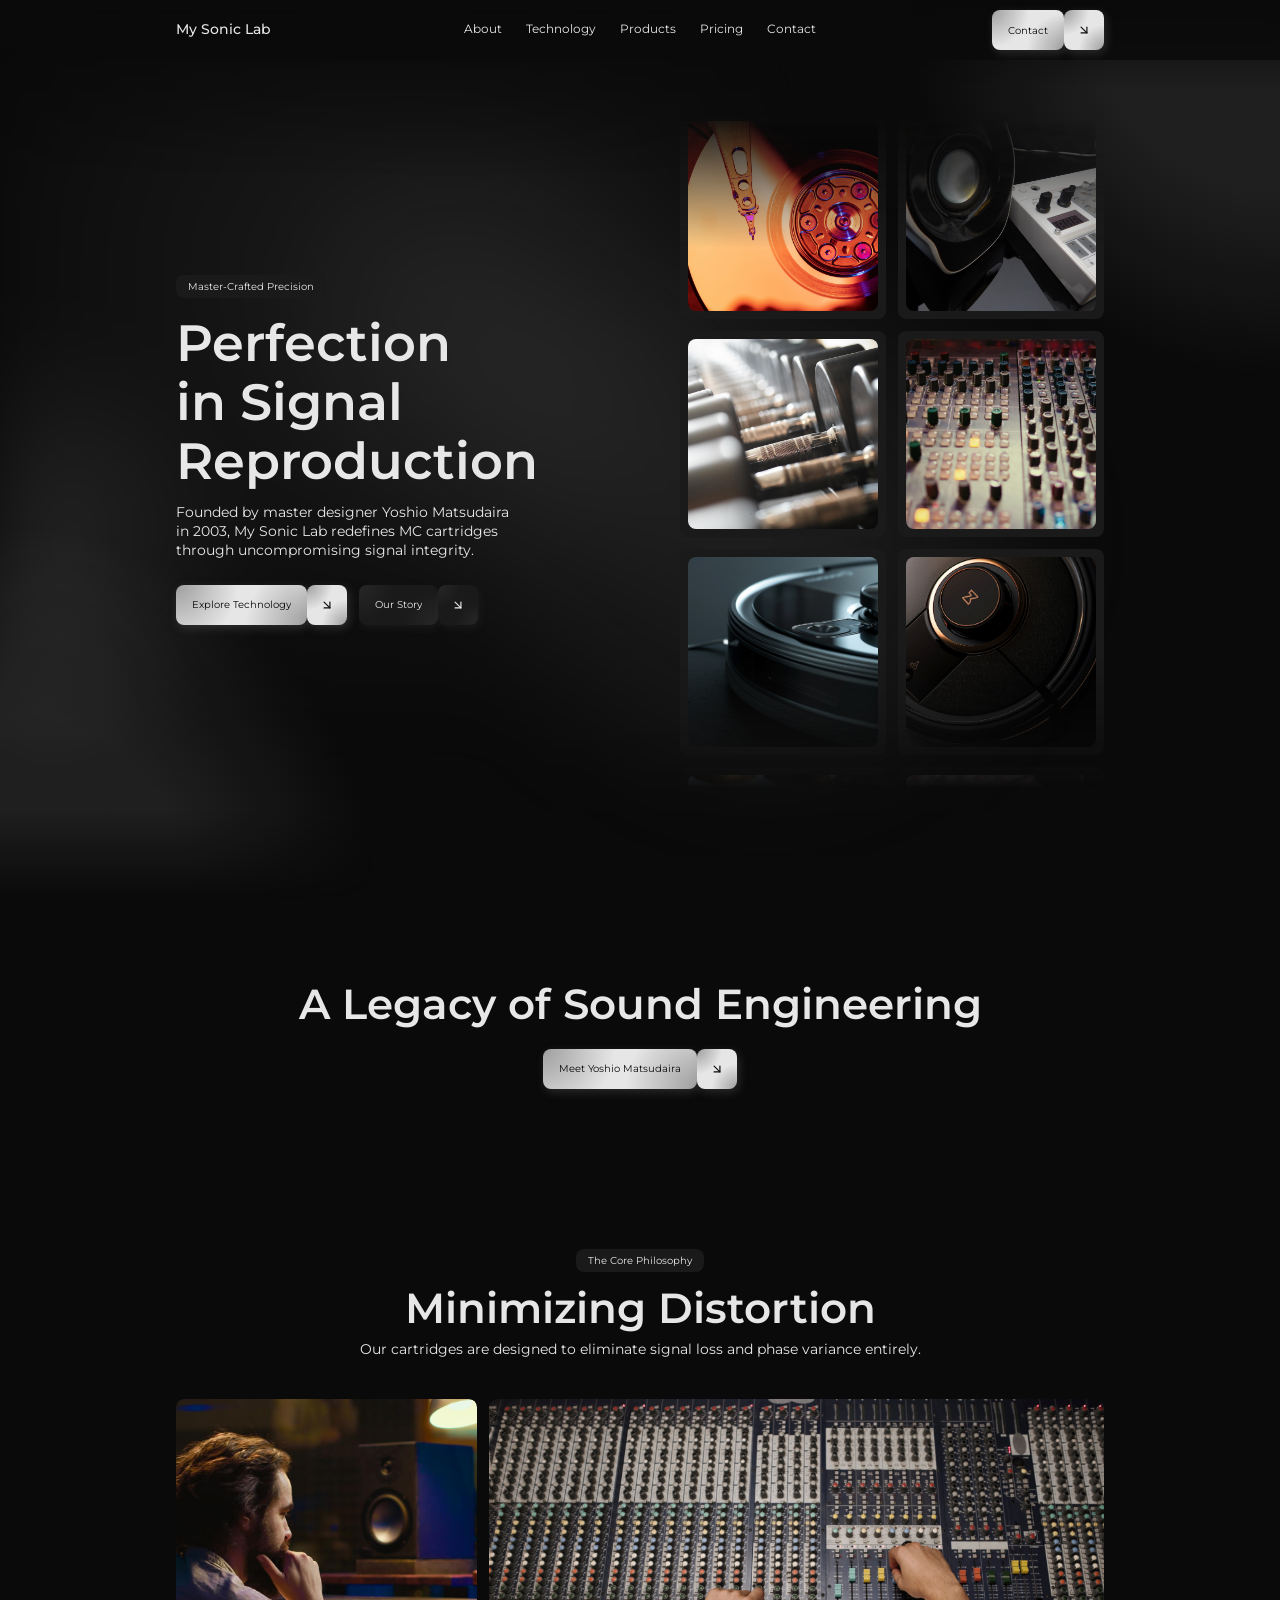
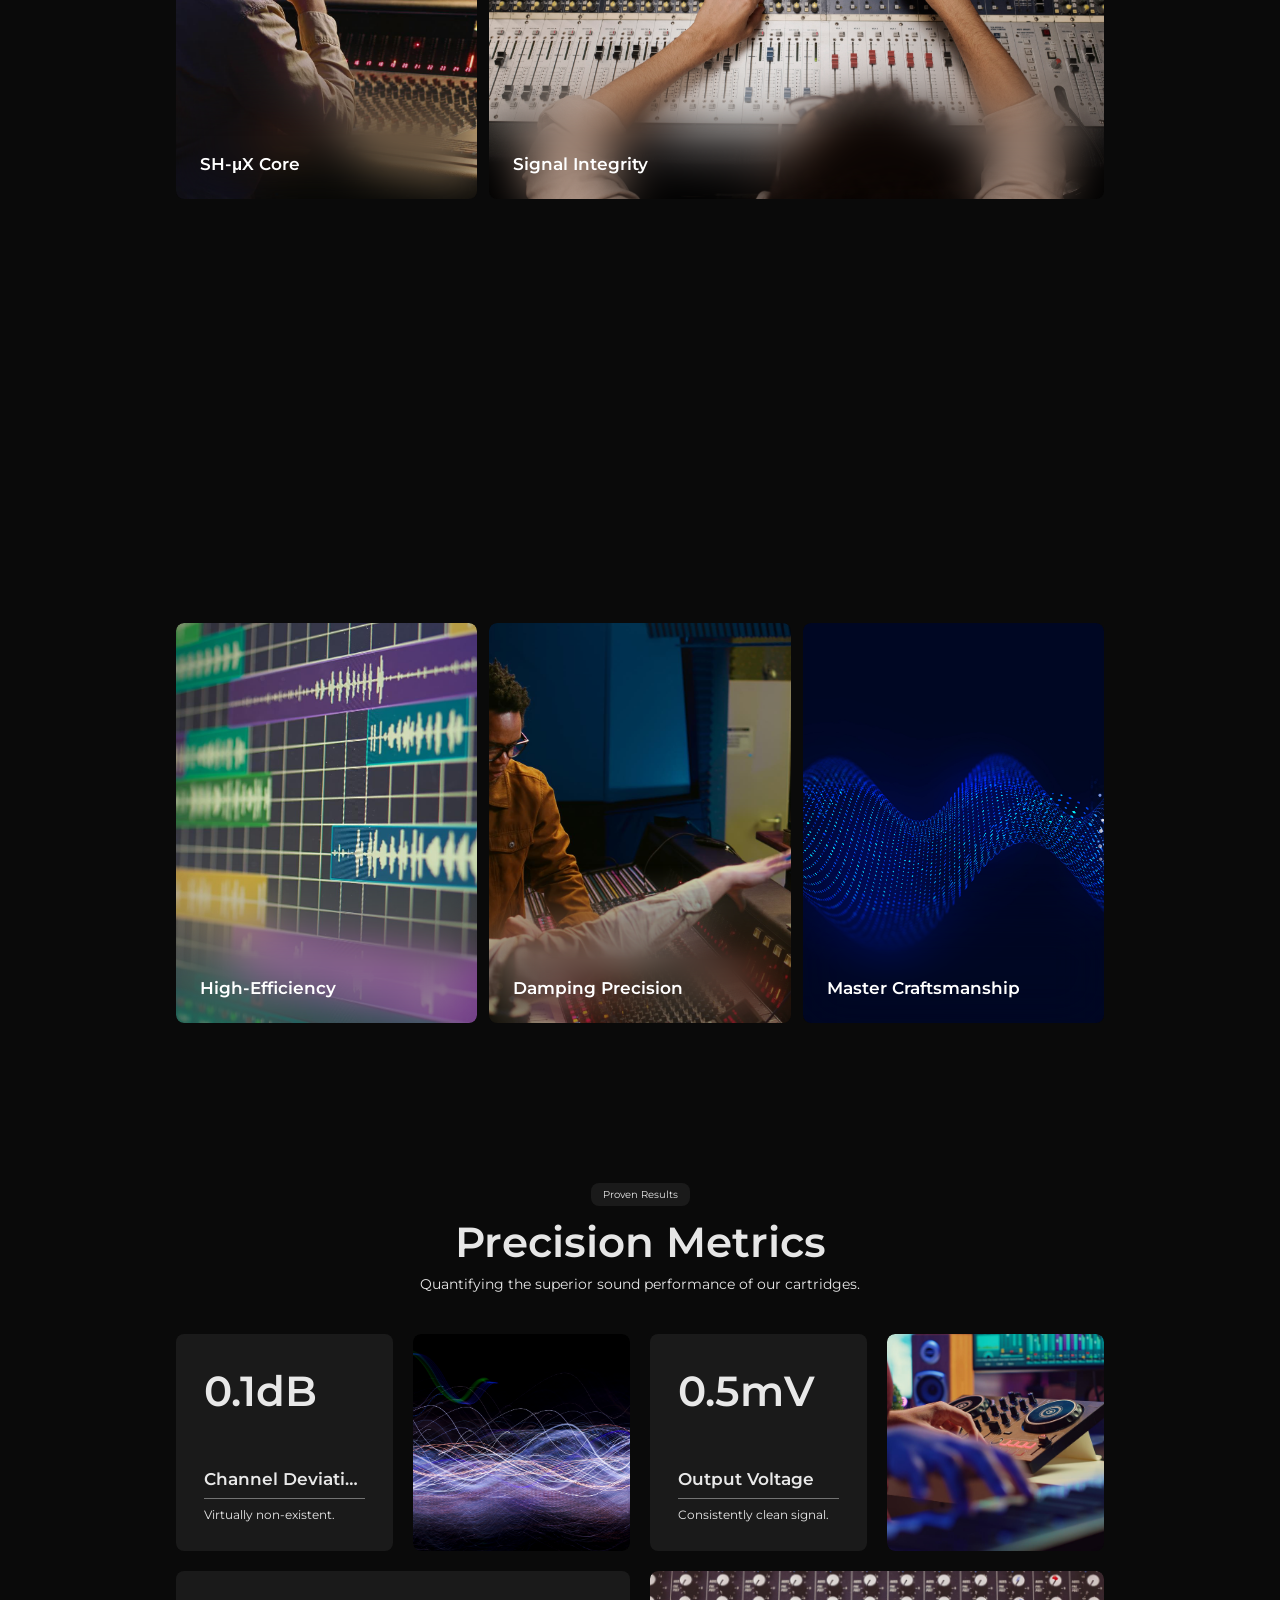
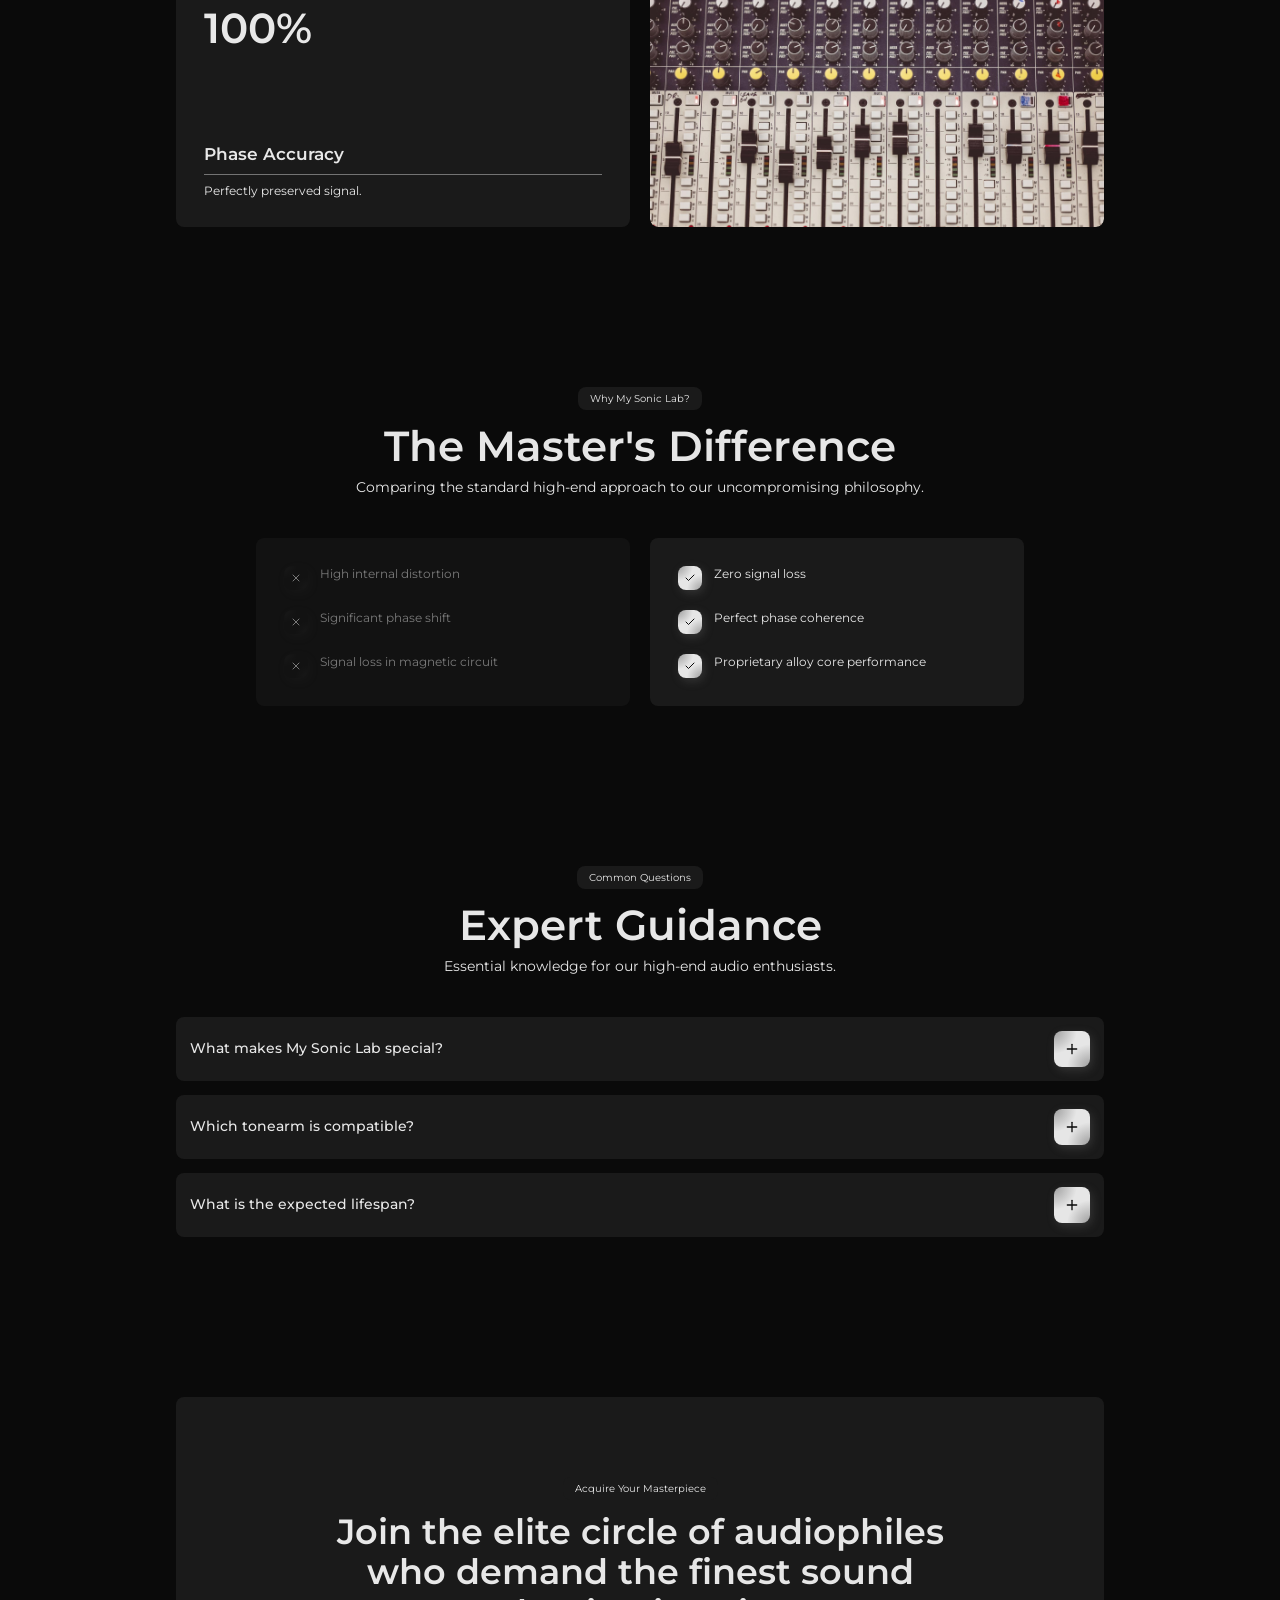
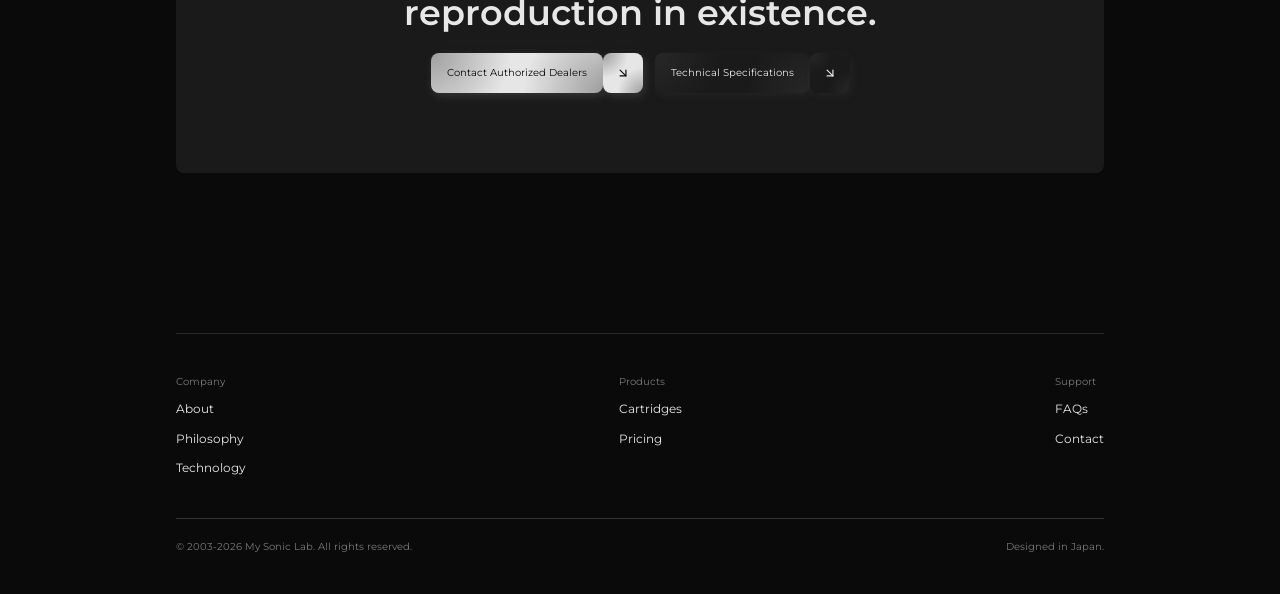
<file: son/index.html>
<!DOCTYPE html><html lang="en"><div id="in-page-channel-node-id" data-channel-name="in_page_channel_AAzz0Q"></div><head>
    

    

    <meta charset="UTF-8">
    
    
    <link href="css2.css" rel="stylesheet">
    <link rel="icon" type="image/svg+xml" href="favicon.svg">
    <meta name="viewport" content="width=device-width, initial-scale=1.0">
    <title>My Sonic Lab — Perfection in Signal Reproduction</title>
  <style type="text/css" data-vite-dev-id="/home/user/projects/242f5946-1cf4-4e0b-8a5a-86b247b03614/src/index.css">
@import url("css2-1.css");
@layer properties;
@layer theme, base, components, utilities;
/*! tailwindcss v4.2.2 | MIT License | https://tailwindcss.com */
@layer theme {
  :root, :host {
    --font-serif: ui-serif, Georgia, Cambria, "Times New Roman", Times, serif;
    --color-red-50: oklch(97.1% 0.013 17.38);
    --color-red-300: oklch(80.8% 0.114 19.571);
    --color-red-400: oklch(70.4% 0.191 22.216);
    --color-red-500: oklch(63.7% 0.237 25.331);
    --color-red-600: oklch(57.7% 0.245 27.325);
    --color-green-500: oklch(72.3% 0.219 149.579);
    --color-black: #000;
    --color-white: #fff;
    --spacing: 0.25rem;
    --container-xs: 20rem;
    --container-sm: 24rem;
    --container-md: 28rem;
    --container-lg: 32rem;
    --container-xl: 36rem;
    --container-4xl: 56rem;
    --container-7xl: 80rem;
    --text-xs: var(--text-xs);
    --text-xs--line-height: calc(1 / 0.75);
    --text-sm: var(--text-sm);
    --text-sm--line-height: calc(1.25 / 0.875);
    --text-base: var(--text-base);
    --text-base--line-height: calc(1.5 / 1);
    --text-lg: var(--text-lg);
    --text-lg--line-height: calc(1.75 / 1.125);
    --text-xl: var(--text-xl);
    --text-xl--line-height: calc(1.75 / 1.25);
    --text-2xl: var(--text-2xl);
    --text-2xl--line-height: calc(2 / 1.5);
    --text-3xl: var(--text-3xl);
    --text-3xl--line-height: calc(2.25 / 1.875);
    --text-4xl: var(--text-4xl);
    --text-4xl--line-height: calc(2.5 / 2.25);
    --text-5xl: var(--text-5xl);
    --text-5xl--line-height: 1;
    --text-6xl: var(--text-6xl);
    --text-6xl--line-height: 1;
    --text-7xl: var(--text-7xl);
    --text-7xl--line-height: 1;
    --text-8xl: var(--text-8xl);
    --text-8xl--line-height: 1;
    --text-9xl: var(--text-9xl);
    --text-9xl--line-height: 1;
    --font-weight-normal: 400;
    --font-weight-medium: 500;
    --font-weight-semibold: 600;
    --font-weight-bold: 700;
    --tracking-tight: -0.025em;
    --tracking-wide: 0.025em;
    --tracking-widest: 0.1em;
    --leading-tight: 1.25;
    --leading-snug: 1.375;
    --leading-normal: 1.5;
    --leading-relaxed: 1.625;
    --radius-xl: 0.75rem;
    --radius-2xl: 1rem;
    --radius-3xl: 1.5rem;
    --radius-4xl: 2rem;
    --drop-shadow-lg: 0 4px 4px rgb(0 0 0 / 0.15);
    --drop-shadow-2xl: 0 25px 25px rgb(0 0 0 / 0.15);
    --ease-out: cubic-bezier(0, 0, 0.2, 1);
    --ease-in-out: cubic-bezier(0.4, 0, 0.2, 1);
    --animate-spin: spin 1s linear infinite;
    --animate-pulse: pulse 2s cubic-bezier(0.4, 0, 0.6, 1) infinite;
    --blur-xs: 4px;
    --blur-sm: 8px;
    --blur-md: 12px;
    --blur-lg: 16px;
    --blur-xl: 24px;
    --blur-3xl: 64px;
    --perspective-distant: 1200px;
    --aspect-video: 16 / 9;
    --default-transition-duration: 150ms;
    --default-transition-timing-function: cubic-bezier(0.4, 0, 0.2, 1);
    --default-font-family: 'Montserrat', sans-serif;
    --default-mono-font-family: monospace;
    --radius: var(--radius);
    --color-background: var(--background);
    --color-card: var(--card);
    --color-foreground: var(--foreground);
    --color-primary-cta: var(--primary-cta);
    --color-primary-cta-text: var(--primary-cta-text);
    --color-secondary-cta: var(--secondary-cta);
    --color-accent: var(--accent);
    --color-background-accent: var(--background-accent);
    --width-content-width: var(--width-content-width);
    --width-carousel-padding: var(--width-carousel-padding);
    --width-carousel-padding-controls: var(--width-carousel-padding-controls);
    --width-carousel-item-2: var(--width-carousel-item-2);
    --width-carousel-item-3: var(--width-carousel-item-3);
    --width-carousel-item-4: var(--width-carousel-item-4);
    --text-2xs: var(--text-2xs);
  }
}
@layer base {
  *, ::after, ::before, ::backdrop, ::file-selector-button {
    box-sizing: border-box;
    margin: 0;
    padding: 0;
    border: 0 solid;
  }
  html, :host {
    line-height: 1.5;
    -webkit-text-size-adjust: 100%;
    tab-size: 4;
    font-family: var(--default-font-family, ui-sans-serif, system-ui, sans-serif, "Apple Color Emoji", "Segoe UI Emoji", "Segoe UI Symbol", "Noto Color Emoji");
    font-feature-settings: var(--default-font-feature-settings, normal);
    font-variation-settings: var(--default-font-variation-settings, normal);
    -webkit-tap-highlight-color: transparent;
  }
  hr {
    height: 0;
    color: inherit;
    border-top-width: 1px;
  }
  abbr:where([title]) {
    -webkit-text-decoration: underline dotted;
    text-decoration: underline dotted;
  }
  h1, h2, h3, h4, h5, h6 {
    font-size: inherit;
    font-weight: inherit;
  }
  a {
    color: inherit;
    -webkit-text-decoration: inherit;
    text-decoration: inherit;
  }
  b, strong {
    font-weight: bolder;
  }
  code, kbd, samp, pre {
    font-family: var(--default-mono-font-family, ui-monospace, SFMono-Regular, Menlo, Monaco, Consolas, "Liberation Mono", "Courier New", monospace);
    font-feature-settings: var(--default-mono-font-feature-settings, normal);
    font-variation-settings: var(--default-mono-font-variation-settings, normal);
    font-size: 1em;
  }
  small {
    font-size: 80%;
  }
  sub, sup {
    font-size: 75%;
    line-height: 0;
    position: relative;
    vertical-align: baseline;
  }
  sub {
    bottom: -0.25em;
  }
  sup {
    top: -0.5em;
  }
  table {
    text-indent: 0;
    border-color: inherit;
    border-collapse: collapse;
  }
  :-moz-focusring {
    outline: auto;
  }
  progress {
    vertical-align: baseline;
  }
  summary {
    display: list-item;
  }
  ol, ul, menu {
    list-style: none;
  }
  img, svg, video, canvas, audio, iframe, embed, object {
    display: block;
    vertical-align: middle;
  }
  img, video {
    max-width: 100%;
    height: auto;
  }
  button, input, select, optgroup, textarea, ::file-selector-button {
    font: inherit;
    font-feature-settings: inherit;
    font-variation-settings: inherit;
    letter-spacing: inherit;
    color: inherit;
    border-radius: 0;
    background-color: transparent;
    opacity: 1;
  }
  :where(select:is([multiple], [size])) optgroup {
    font-weight: bolder;
  }
  :where(select:is([multiple], [size])) optgroup option {
    padding-inline-start: 20px;
  }
  ::file-selector-button {
    margin-inline-end: 4px;
  }
  ::placeholder {
    opacity: 1;
  }
  @supports (not (-webkit-appearance: -apple-pay-button))  or (contain-intrinsic-size: 1px) {
    ::placeholder {
      color: currentcolor;
      @supports (color: color-mix(in lab, red, red)) {
        color: color-mix(in oklab, currentcolor 50%, transparent);
      }
    }
  }
  textarea {
    resize: vertical;
  }
  ::-webkit-search-decoration {
    -webkit-appearance: none;
  }
  ::-webkit-date-and-time-value {
    min-height: 1lh;
    text-align: inherit;
  }
  ::-webkit-datetime-edit {
    display: inline-flex;
  }
  ::-webkit-datetime-edit-fields-wrapper {
    padding: 0;
  }
  ::-webkit-datetime-edit, ::-webkit-datetime-edit-year-field, ::-webkit-datetime-edit-month-field, ::-webkit-datetime-edit-day-field, ::-webkit-datetime-edit-hour-field, ::-webkit-datetime-edit-minute-field, ::-webkit-datetime-edit-second-field, ::-webkit-datetime-edit-millisecond-field, ::-webkit-datetime-edit-meridiem-field {
    padding-block: 0;
  }
  ::-webkit-calendar-picker-indicator {
    line-height: 1;
  }
  :-moz-ui-invalid {
    box-shadow: none;
  }
  button, input:where([type="button"], [type="reset"], [type="submit"]), ::file-selector-button {
    appearance: button;
  }
  ::-webkit-inner-spin-button, ::-webkit-outer-spin-button {
    height: auto;
  }
  [hidden]:where(:not([hidden="until-found"])) {
    display: none !important;
  }
}
@layer utilities {
  .\@container\/field-group {
    container-type: inline-size;
    container-name: field-group;
  }
  .pointer-events-auto {
    pointer-events: auto;
  }
  .pointer-events-none {
    pointer-events: none;
  }
  .invisible {
    visibility: hidden;
  }
  .visible {
    visibility: visible;
  }
  .sr-only {
    position: absolute;
    width: 1px;
    height: 1px;
    padding: 0;
    margin: -1px;
    overflow: hidden;
    clip-path: inset(50%);
    white-space: nowrap;
    border-width: 0;
  }
  .absolute {
    position: absolute;
  }
  .fixed {
    position: fixed;
  }
  .relative {
    position: relative;
  }
  .static {
    position: static;
  }
  .sticky {
    position: sticky;
  }
  .inset-0 {
    inset: calc(var(--spacing) * 0);
  }
  .inset-0\.5 {
    inset: calc(var(--spacing) * 0.5);
  }
  .inset-px {
    inset: 1px;
  }
  .-inset-x-px {
    inset-inline: -1px;
  }
  .inset-x-0 {
    inset-inline: calc(var(--spacing) * 0);
  }
  .inset-x-1 {
    inset-inline: calc(var(--spacing) * 1);
  }
  .inset-x-2 {
    inset-inline: calc(var(--spacing) * 2);
  }
  .inset-x-3 {
    inset-inline: calc(var(--spacing) * 3);
  }
  .inset-x-4 {
    inset-inline: calc(var(--spacing) * 4);
  }
  .inset-x-5 {
    inset-inline: calc(var(--spacing) * 5);
  }
  .inset-x-6 {
    inset-inline: calc(var(--spacing) * 6);
  }
  .inset-y-0 {
    inset-block: calc(var(--spacing) * 0);
  }
  .inset-y-1 {
    inset-block: calc(var(--spacing) * 1);
  }
  .start {
    inset-inline-start: var(--spacing);
  }
  .end {
    inset-inline-end: var(--spacing);
  }
  .-top-2 {
    top: calc(var(--spacing) * -2);
  }
  .-top-3 {
    top: calc(var(--spacing) * -3);
  }
  .-top-7 {
    top: calc(var(--spacing) * -7);
  }
  .-top-12 {
    top: calc(var(--spacing) * -12);
  }
  .-top-\[15\%\] {
    top: calc(15% * -1);
  }
  .-top-\[252px\] {
    top: calc(252px * -1);
  }
  .-top-\[352px\] {
    top: calc(352px * -1);
  }
  .-top-\[400px\] {
    top: calc(400px * -1);
  }
  .-top-\[571px\] {
    top: calc(571px * -1);
  }
  .top-0 {
    top: calc(var(--spacing) * 0);
  }
  .top-1 {
    top: calc(var(--spacing) * 1);
  }
  .top-1\.5 {
    top: calc(var(--spacing) * 1.5);
  }
  .top-1\/2 {
    top: calc(1 / 2 * 100%);
  }
  .top-2 {
    top: calc(var(--spacing) * 2);
  }
  .top-3 {
    top: calc(var(--spacing) * 3);
  }
  .top-3\.5 {
    top: calc(var(--spacing) * 3.5);
  }
  .top-4 {
    top: calc(var(--spacing) * 4);
  }
  .top-5 {
    top: calc(var(--spacing) * 5);
  }
  .top-8 {
    top: calc(var(--spacing) * 8);
  }
  .top-15\/100 {
    top: calc(15 / 100 * 100%);
  }
  .top-\[-20vh\] {
    top: -20vh;
  }
  .top-\[-30vh\] {
    top: -30vh;
  }
  .top-\[1px\] {
    top: 1px;
  }
  .top-\[5\%\] {
    top: 5%;
  }
  .top-\[25vw\] {
    top: 25vw;
  }
  .top-\[28\%\] {
    top: 28%;
  }
  .top-\[40\%\] {
    top: 40%;
  }
  .top-\[50\%\] {
    top: 50%;
  }
  .top-\[60\%\] {
    top: 60%;
  }
  .top-full {
    top: 100%;
  }
  .-right-2 {
    right: calc(var(--spacing) * -2);
  }
  .-right-3 {
    right: calc(var(--spacing) * -3);
  }
  .-right-12 {
    right: calc(var(--spacing) * -12);
  }
  .-right-\[33vw\] {
    right: calc(33vw * -1);
  }
  .-right-\[36vw\] {
    right: calc(36vw * -1);
  }
  .right-0 {
    right: calc(var(--spacing) * 0);
  }
  .right-1 {
    right: calc(var(--spacing) * 1);
  }
  .right-2 {
    right: calc(var(--spacing) * 2);
  }
  .right-3 {
    right: calc(var(--spacing) * 3);
  }
  .right-4 {
    right: calc(var(--spacing) * 4);
  }
  .right-5 {
    right: calc(var(--spacing) * 5);
  }
  .right-6 {
    right: calc(var(--spacing) * 6);
  }
  .right-\[2\.5vw\] {
    right: 2.5vw;
  }
  .right-\[5\%\] {
    right: 5%;
  }
  .right-\[calc\(\(100vw-var\(--width-content-width\)\)\/2\)\] {
    right: calc((100vw - var(--width-content-width)) / 2);
  }
  .right-full {
    right: 100%;
  }
  .-bottom-2 {
    bottom: calc(var(--spacing) * -2);
  }
  .-bottom-3 {
    bottom: calc(var(--spacing) * -3);
  }
  .-bottom-12 {
    bottom: calc(var(--spacing) * -12);
  }
  .-bottom-\[9vh\] {
    bottom: calc(9vh * -1);
  }
  .-bottom-\[46px\] {
    bottom: calc(46px * -1);
  }
  .-bottom-\[61vh\] {
    bottom: calc(61vh * -1);
  }
  .-bottom-\[62vh\] {
    bottom: calc(62vh * -1);
  }
  .-bottom-\[920px\] {
    bottom: calc(920px * -1);
  }
  .-bottom-px {
    bottom: -1px;
  }
  .bottom-0 {
    bottom: calc(var(--spacing) * 0);
  }
  .bottom-1 {
    bottom: calc(var(--spacing) * 1);
  }
  .bottom-2 {
    bottom: calc(var(--spacing) * 2);
  }
  .bottom-3 {
    bottom: calc(var(--spacing) * 3);
  }
  .bottom-4 {
    bottom: calc(var(--spacing) * 4);
  }
  .bottom-5 {
    bottom: calc(var(--spacing) * 5);
  }
  .bottom-6 {
    bottom: calc(var(--spacing) * 6);
  }
  .bottom-\[-40vh\] {
    bottom: -40vh;
  }
  .bottom-\[5\%\] {
    bottom: 5%;
  }
  .bottom-\[25vh\] {
    bottom: 25vh;
  }
  .bottom-\[calc\(var\(--spacing-4\)\+var\(--spacing-4\)\)\] {
    bottom: calc(var(--spacing-4) + var(--spacing-4));
  }
  .bottom-full {
    bottom: 100%;
  }
  .-left-2 {
    left: calc(var(--spacing) * -2);
  }
  .-left-3 {
    left: calc(var(--spacing) * -3);
  }
  .-left-7 {
    left: calc(var(--spacing) * -7);
  }
  .-left-12 {
    left: calc(var(--spacing) * -12);
  }
  .-left-\[15\%\] {
    left: calc(15% * -1);
  }
  .-left-\[33vw\] {
    left: calc(33vw * -1);
  }
  .-left-\[36vw\] {
    left: calc(36vw * -1);
  }
  .-left-\[373px\] {
    left: calc(373px * -1);
  }
  .-left-full {
    left: -100%;
  }
  .left-0 {
    left: calc(var(--spacing) * 0);
  }
  .left-1 {
    left: calc(var(--spacing) * 1);
  }
  .left-1\/2 {
    left: calc(1 / 2 * 100%);
  }
  .left-2 {
    left: calc(var(--spacing) * 2);
  }
  .left-3 {
    left: calc(var(--spacing) * 3);
  }
  .left-4 {
    left: calc(var(--spacing) * 4);
  }
  .left-5 {
    left: calc(var(--spacing) * 5);
  }
  .left-6 {
    left: calc(var(--spacing) * 6);
  }
  .left-\[2vw\] {
    left: 2vw;
  }
  .left-\[5\%\] {
    left: 5%;
  }
  .left-\[50\%\] {
    left: 50%;
  }
  .left-\[calc\(\(100vw-var\(--width-content-width\)\)\/2\)\] {
    left: calc((100vw - var(--width-content-width)) / 2);
  }
  .left-\[calc\(50\%-7\.5px\)\] {
    left: calc(50% - 7.5px);
  }
  .left-\[calc\(50\%-10px\)\] {
    left: calc(50% - 10px);
  }
  .left-\[calc\(50\%-17\.5px\)\] {
    left: calc(50% - 17.5px);
  }
  .left-\[calc\(50\%-20px\)\] {
    left: calc(50% - 20px);
  }
  .left-\[calc\(50\%-432\.5px\)\] {
    left: calc(50% - 432.5px);
  }
  .left-\[calc\(50\%-599px\)\] {
    left: calc(50% - 599px);
  }
  .left-\[calc\(var\(--vw-1\)\*2\)\] {
    left: calc(var(--vw-1) * 2);
  }
  .left-full {
    left: 100%;
  }
  .isolate {
    isolation: isolate;
  }
  .-z-10 {
    z-index: calc(10 * -1);
  }
  .z-0 {
    z-index: 0;
  }
  .z-1 {
    z-index: 1;
  }
  .z-2 {
    z-index: 2;
  }
  .z-10 {
    z-index: 10;
  }
  .z-20 {
    z-index: 20;
  }
  .z-30 {
    z-index: 30;
  }
  .z-40 {
    z-index: 40;
  }
  .z-50 {
    z-index: 50;
  }
  .z-100 {
    z-index: 100;
  }
  .z-110 {
    z-index: 110;
  }
  .z-999 {
    z-index: 999;
  }
  .z-1000 {
    z-index: 1000;
  }
  .z-1001 {
    z-index: 1001;
  }
  .z-99999 {
    z-index: 99999;
  }
  .z-\[1\] {
    z-index: 1;
  }
  .z-\[100\] {
    z-index: 100;
  }
  .z-\[99999\] {
    z-index: 99999;
  }
  .order-1 {
    order: 1;
  }
  .order-2 {
    order: 2;
  }
  .order-first {
    order: -9999;
  }
  .order-last {
    order: 9999;
  }
  .col-span-1 {
    grid-column: span 1 / span 1;
  }
  .col-start-1 {
    grid-column-start: 1;
  }
  .row-start-1 {
    grid-row-start: 1;
  }
  .container {
    width: 100%;
    @media (width >= 40rem) {
      max-width: 40rem;
    }
    @media (width >= 48rem) {
      max-width: 48rem;
    }
    @media (width >= 64rem) {
      max-width: 64rem;
    }
    @media (width >= 80rem) {
      max-width: 80rem;
    }
    @media (width >= 96rem) {
      max-width: 96rem;
    }
  }
  .\!m-0 {
    margin: calc(var(--spacing) * 0) !important;
  }
  .m-0 {
    margin: calc(var(--spacing) * 0);
  }
  .m-1 {
    margin: calc(var(--spacing) * 1);
  }
  .m-8 {
    margin: calc(var(--spacing) * 8);
  }
  .m-9 {
    margin: calc(var(--spacing) * 9);
  }
  .m-10 {
    margin: calc(var(--spacing) * 10);
  }
  .m-12 {
    margin: calc(var(--spacing) * 12);
  }
  .m-16 {
    margin: calc(var(--spacing) * 16);
  }
  .-mx-1 {
    margin-inline: calc(var(--spacing) * -1);
  }
  .-mx-\[4\%\] {
    margin-inline: calc(4% * -1);
  }
  .mx-1 {
    margin-inline: calc(var(--spacing) * 1);
  }
  .mx-2 {
    margin-inline: calc(var(--spacing) * 2);
  }
  .mx-3 {
    margin-inline: calc(var(--spacing) * 3);
  }
  .mx-3\.5 {
    margin-inline: calc(var(--spacing) * 3.5);
  }
  .mx-\[0\.25em\] {
    margin-inline: 0.25em;
  }
  .mx-auto {
    margin-inline: auto;
  }
  .-my-2 {
    margin-block: calc(var(--spacing) * -2);
  }
  .my-0 {
    margin-block: calc(var(--spacing) * 0);
  }
  .my-0\.5 {
    margin-block: calc(var(--spacing) * 0.5);
  }
  .my-1 {
    margin-block: calc(var(--spacing) * 1);
  }
  .my-4 {
    margin-block: calc(var(--spacing) * 4);
  }
  .my-5 {
    margin-block: calc(var(--spacing) * 5);
  }
  .my-8 {
    margin-block: calc(var(--spacing) * 8);
  }
  .my-20 {
    margin-block: calc(var(--spacing) * 20);
  }
  .-mt-1 {
    margin-top: calc(var(--spacing) * -1);
  }
  .-mt-4 {
    margin-top: calc(var(--spacing) * -4);
  }
  .-mt-5 {
    margin-top: calc(var(--spacing) * -5);
  }
  .mt-0\.5 {
    margin-top: calc(var(--spacing) * 0.5);
  }
  .mt-0\.75 {
    margin-top: calc(var(--spacing) * 0.75);
  }
  .mt-1 {
    margin-top: calc(var(--spacing) * 1);
  }
  .mt-1\.5 {
    margin-top: calc(var(--spacing) * 1.5);
  }
  .mt-2 {
    margin-top: calc(var(--spacing) * 2);
  }
  .mt-3 {
    margin-top: calc(var(--spacing) * 3);
  }
  .mt-4 {
    margin-top: calc(var(--spacing) * 4);
  }
  .mt-5 {
    margin-top: calc(var(--spacing) * 5);
  }
  .mt-6 {
    margin-top: calc(var(--spacing) * 6);
  }
  .mt-8 {
    margin-top: calc(var(--spacing) * 8);
  }
  .mt-12 {
    margin-top: calc(var(--spacing) * 12);
  }
  .mt-20 {
    margin-top: calc(var(--spacing) * 20);
  }
  .mt-24 {
    margin-top: calc(var(--spacing) * 24);
  }
  .mt-\[-0\.25em\] {
    margin-top: -0.25em;
  }
  .mt-auto {
    margin-top: auto;
  }
  .mr-1 {
    margin-right: calc(var(--spacing) * 1);
  }
  .mr-2 {
    margin-right: calc(var(--spacing) * 2);
  }
  .mr-3 {
    margin-right: calc(var(--spacing) * 3);
  }
  .mr-5 {
    margin-right: calc(var(--spacing) * 5);
  }
  .-mb-\[0\.1em\] {
    margin-bottom: calc(0.1em * -1);
  }
  .mb-0\.5 {
    margin-bottom: calc(var(--spacing) * 0.5);
  }
  .mb-1 {
    margin-bottom: calc(var(--spacing) * 1);
  }
  .mb-2 {
    margin-bottom: calc(var(--spacing) * 2);
  }
  .mb-3 {
    margin-bottom: calc(var(--spacing) * 3);
  }
  .mb-4 {
    margin-bottom: calc(var(--spacing) * 4);
  }
  .mb-5 {
    margin-bottom: calc(var(--spacing) * 5);
  }
  .mb-6 {
    margin-bottom: calc(var(--spacing) * 6);
  }
  .mb-8 {
    margin-bottom: calc(var(--spacing) * 8);
  }
  .mb-10 {
    margin-bottom: calc(var(--spacing) * 10);
  }
  .mb-20 {
    margin-bottom: calc(var(--spacing) * 20);
  }
  .-ml-3 {
    margin-left: calc(var(--spacing) * -3);
  }
  .-ml-4 {
    margin-left: calc(var(--spacing) * -4);
  }
  .-ml-5 {
    margin-left: calc(var(--spacing) * -5);
  }
  .-ml-15 {
    margin-left: calc(var(--spacing) * -15);
  }
  .ml-1 {
    margin-left: calc(var(--spacing) * 1);
  }
  .ml-2 {
    margin-left: calc(var(--spacing) * 2);
  }
  .ml-4 {
    margin-left: calc(var(--spacing) * 4);
  }
  .ml-auto {
    margin-left: auto;
  }
  .line-clamp-2 {
    overflow: hidden;
    display: -webkit-box;
    -webkit-box-orient: vertical;
    -webkit-line-clamp: 2;
  }
  .line-clamp-3 {
    overflow: hidden;
    display: -webkit-box;
    -webkit-box-orient: vertical;
    -webkit-line-clamp: 3;
  }
  .block {
    display: block;
  }
  .flex {
    display: flex;
  }
  .grid {
    display: grid;
  }
  .hidden {
    display: none;
  }
  .inline {
    display: inline;
  }
  .inline-block {
    display: inline-block;
  }
  .inline-flex {
    display: inline-flex;
  }
  .table {
    display: table;
  }
  .aspect-2\/1 {
    aspect-ratio: 2/1;
  }
  .aspect-3\/2 {
    aspect-ratio: 3/2;
  }
  .aspect-3\/4 {
    aspect-ratio: 3/4;
  }
  .aspect-4\/3 {
    aspect-ratio: 4/3;
  }
  .aspect-4\/5 {
    aspect-ratio: 4/5;
  }
  .aspect-5\/6 {
    aspect-ratio: 5/6;
  }
  .aspect-6\/7 {
    aspect-ratio: 6/7;
  }
  .aspect-9\/16 {
    aspect-ratio: 9/16;
  }
  .aspect-square {
    aspect-ratio: 1 / 1;
  }
  .aspect-video {
    aspect-ratio: var(--aspect-video);
  }
  .size-1\/2 {
    width: calc(1 / 2 * 100%);
    height: calc(1 / 2 * 100%);
  }
  .size-2 {
    width: calc(var(--spacing) * 2);
    height: calc(var(--spacing) * 2);
  }
  .size-2\.5 {
    width: calc(var(--spacing) * 2.5);
    height: calc(var(--spacing) * 2.5);
  }
  .size-3 {
    width: calc(var(--spacing) * 3);
    height: calc(var(--spacing) * 3);
  }
  .size-3\.5 {
    width: calc(var(--spacing) * 3.5);
    height: calc(var(--spacing) * 3.5);
  }
  .size-4 {
    width: calc(var(--spacing) * 4);
    height: calc(var(--spacing) * 4);
  }
  .size-4\/10 {
    width: calc(4 / 10 * 100%);
    height: calc(4 / 10 * 100%);
  }
  .size-5 {
    width: calc(var(--spacing) * 5);
    height: calc(var(--spacing) * 5);
  }
  .size-6 {
    width: calc(var(--spacing) * 6);
    height: calc(var(--spacing) * 6);
  }
  .size-7 {
    width: calc(var(--spacing) * 7);
    height: calc(var(--spacing) * 7);
  }
  .size-8 {
    width: calc(var(--spacing) * 8);
    height: calc(var(--spacing) * 8);
  }
  .size-9 {
    width: calc(var(--spacing) * 9);
    height: calc(var(--spacing) * 9);
  }
  .size-10 {
    width: calc(var(--spacing) * 10);
    height: calc(var(--spacing) * 10);
  }
  .size-12 {
    width: calc(var(--spacing) * 12);
    height: calc(var(--spacing) * 12);
  }
  .size-14 {
    width: calc(var(--spacing) * 14);
    height: calc(var(--spacing) * 14);
  }
  .size-16 {
    width: calc(var(--spacing) * 16);
    height: calc(var(--spacing) * 16);
  }
  .size-18 {
    width: calc(var(--spacing) * 18);
    height: calc(var(--spacing) * 18);
  }
  .size-20 {
    width: calc(var(--spacing) * 20);
    height: calc(var(--spacing) * 20);
  }
  .size-22 {
    width: calc(var(--spacing) * 22);
    height: calc(var(--spacing) * 22);
  }
  .size-24 {
    width: calc(var(--spacing) * 24);
    height: calc(var(--spacing) * 24);
  }
  .size-40 {
    width: calc(var(--spacing) * 40);
    height: calc(var(--spacing) * 40);
  }
  .size-60 {
    width: calc(var(--spacing) * 60);
    height: calc(var(--spacing) * 60);
  }
  .size-80 {
    width: calc(var(--spacing) * 80);
    height: calc(var(--spacing) * 80);
  }
  .size-100 {
    width: calc(var(--spacing) * 100);
    height: calc(var(--spacing) * 100);
  }
  .size-\[--cell-size\] {
    width: --cell-size;
    height: --cell-size;
  }
  .size-\[1em\] {
    width: 1em;
    height: 1em;
  }
  .size-full {
    width: 100%;
    height: 100%;
  }
  .h-\(--text-7xl\) {
    height: var(--text-7xl);
  }
  .h-\(--text-base\) {
    height: var(--text-base);
  }
  .h-\(--text-sm\) {
    height: var(--text-sm);
  }
  .h-\(--text-xl\) {
    height: var(--text-xl);
  }
  .h-0\.5 {
    height: calc(var(--spacing) * 0.5);
  }
  .h-1 {
    height: calc(var(--spacing) * 1);
  }
  .h-1\.5 {
    height: calc(var(--spacing) * 1.5);
  }
  .h-1\/2 {
    height: calc(1 / 2 * 100%);
  }
  .h-1\/3 {
    height: calc(1 / 3 * 100%);
  }
  .h-2 {
    height: calc(var(--spacing) * 2);
  }
  .h-2\.5 {
    height: calc(var(--spacing) * 2.5);
  }
  .h-2\/5 {
    height: calc(2 / 5 * 100%);
  }
  .h-3 {
    height: calc(var(--spacing) * 3);
  }
  .h-3\.5 {
    height: calc(var(--spacing) * 3.5);
  }
  .h-4 {
    height: calc(var(--spacing) * 4);
  }
  .h-4\/5 {
    height: calc(4 / 5 * 100%);
  }
  .h-5 {
    height: calc(var(--spacing) * 5);
  }
  .h-5\/10 {
    height: calc(5 / 10 * 100%);
  }
  .h-6 {
    height: calc(var(--spacing) * 6);
  }
  .h-7 {
    height: calc(var(--spacing) * 7);
  }
  .h-8 {
    height: calc(var(--spacing) * 8);
  }
  .h-9 {
    height: calc(var(--spacing) * 9);
  }
  .h-10 {
    height: calc(var(--spacing) * 10);
  }
  .h-11 {
    height: calc(var(--spacing) * 11);
  }
  .h-12 {
    height: calc(var(--spacing) * 12);
  }
  .h-13 {
    height: calc(var(--spacing) * 13);
  }
  .h-14 {
    height: calc(var(--spacing) * 14);
  }
  .h-15 {
    height: calc(var(--spacing) * 15);
  }
  .h-20 {
    height: calc(var(--spacing) * 20);
  }
  .h-30 {
    height: calc(var(--spacing) * 30);
  }
  .h-36 {
    height: calc(var(--spacing) * 36);
  }
  .h-48 {
    height: calc(var(--spacing) * 48);
  }
  .h-60 {
    height: calc(var(--spacing) * 60);
  }
  .h-70\/100 {
    height: calc(70 / 100 * 100%);
  }
  .h-72 {
    height: calc(var(--spacing) * 72);
  }
  .h-80 {
    height: calc(var(--spacing) * 80);
  }
  .h-90 {
    height: calc(var(--spacing) * 90);
  }
  .h-96 {
    height: calc(var(--spacing) * 96);
  }
  .h-100 {
    height: calc(var(--spacing) * 100);
  }
  .h-150 {
    height: calc(var(--spacing) * 150);
  }
  .h-\[--cell-size\] {
    height: --cell-size;
  }
  .h-\[1em\] {
    height: 1em;
  }
  .h-\[1px\] {
    height: 1px;
  }
  .h-\[12vh\] {
    height: 12vh;
  }
  .h-\[20em\] {
    height: 20em;
  }
  .h-\[50svh\] {
    height: 50svh;
  }
  .h-\[50vh\] {
    height: 50vh;
  }
  .h-\[70vh\] {
    height: 70vh;
  }
  .h-\[90svh\] {
    height: 90svh;
  }
  .h-\[92px\] {
    height: 92px;
  }
  .h-\[105vh\] {
    height: 105vh;
  }
  .h-\[110vh\] {
    height: 110vh;
  }
  .h-\[120\%\] {
    height: 120%;
  }
  .h-\[129vh\] {
    height: 129vh;
  }
  .h-\[130\%\] {
    height: 130%;
  }
  .h-\[140vw\] {
    height: 140vw;
  }
  .h-\[150vh\] {
    height: 150vh;
  }
  .h-\[150vw\] {
    height: 150vw;
  }
  .h-\[179vh\] {
    height: 179vh;
  }
  .h-\[300vh\] {
    height: 300vh;
  }
  .h-\[450px\] {
    height: 450px;
  }
  .h-\[929px\] {
    height: 929px;
  }
  .h-\[calc\(var\(--text-base\)\*1\.25\)\] {
    height: calc(var(--text-base) * 1.25);
  }
  .h-\[var\(--radix-navigation-menu-viewport-height\)\] {
    height: var(--radix-navigation-menu-viewport-height);
  }
  .h-\[var\(--radix-select-trigger-height\)\] {
    height: var(--radix-select-trigger-height);
  }
  .h-auto {
    height: auto;
  }
  .h-fit {
    height: fit-content;
  }
  .h-full {
    height: 100%;
  }
  .h-max {
    height: max-content;
  }
  .h-px {
    height: 1px;
  }
  .h-screen {
    height: 100vh;
  }
  .h-svh {
    height: 100svh;
  }
  .max-h-96 {
    max-height: calc(var(--spacing) * 96);
  }
  .max-h-\[--radix-context-menu-content-available-height\] {
    max-height: --radix-context-menu-content-available-height;
  }
  .max-h-\[300px\] {
    max-height: 300px;
  }
  .max-h-\[var\(--radix-dropdown-menu-content-available-height\)\] {
    max-height: var(--radix-dropdown-menu-content-available-height);
  }
  .max-h-screen {
    max-height: 100vh;
  }
  .min-h-0 {
    min-height: calc(var(--spacing) * 0);
  }
  .min-h-8 {
    min-height: calc(var(--spacing) * 8);
  }
  .min-h-9 {
    min-height: calc(var(--spacing) * 9);
  }
  .min-h-10 {
    min-height: calc(var(--spacing) * 10);
  }
  .min-h-24 {
    min-height: calc(var(--spacing) * 24);
  }
  .min-h-60 {
    min-height: calc(var(--spacing) * 60);
  }
  .min-h-70 {
    min-height: calc(var(--spacing) * 70);
  }
  .min-h-80 {
    min-height: calc(var(--spacing) * 80);
  }
  .min-h-100 {
    min-height: calc(var(--spacing) * 100);
  }
  .min-h-\[60px\] {
    min-height: 60px;
  }
  .min-h-\[80px\] {
    min-height: 80px;
  }
  .min-h-svh {
    min-height: 100svh;
  }
  .w-0 {
    width: calc(var(--spacing) * 0);
  }
  .w-0\.5 {
    width: calc(var(--spacing) * 0.5);
  }
  .w-1 {
    width: calc(var(--spacing) * 1);
  }
  .w-1\/2 {
    width: calc(1 / 2 * 100%);
  }
  .w-1\/3 {
    width: calc(1 / 3 * 100%);
  }
  .w-2 {
    width: calc(var(--spacing) * 2);
  }
  .w-2\.5 {
    width: calc(var(--spacing) * 2.5);
  }
  .w-2\/5 {
    width: calc(2 / 5 * 100%);
  }
  .w-3 {
    width: calc(var(--spacing) * 3);
  }
  .w-3\.5 {
    width: calc(var(--spacing) * 3.5);
  }
  .w-3\/4 {
    width: calc(3 / 4 * 100%);
  }
  .w-3\/5 {
    width: calc(3 / 5 * 100%);
  }
  .w-4 {
    width: calc(var(--spacing) * 4);
  }
  .w-4\/5 {
    width: calc(4 / 5 * 100%);
  }
  .w-5 {
    width: calc(var(--spacing) * 5);
  }
  .w-6 {
    width: calc(var(--spacing) * 6);
  }
  .w-6\/10 {
    width: calc(6 / 10 * 100%);
  }
  .w-7 {
    width: calc(var(--spacing) * 7);
  }
  .w-7xl {
    width: var(--container-7xl);
  }
  .w-8 {
    width: calc(var(--spacing) * 8);
  }
  .w-9 {
    width: calc(var(--spacing) * 9);
  }
  .w-9\/10 {
    width: calc(9 / 10 * 100%);
  }
  .w-10 {
    width: calc(var(--spacing) * 10);
  }
  .w-11 {
    width: calc(var(--spacing) * 11);
  }
  .w-12 {
    width: calc(var(--spacing) * 12);
  }
  .w-14 {
    width: calc(var(--spacing) * 14);
  }
  .w-20 {
    width: calc(var(--spacing) * 20);
  }
  .w-24 {
    width: calc(var(--spacing) * 24);
  }
  .w-25\/100 {
    width: calc(25 / 100 * 100%);
  }
  .w-28 {
    width: calc(var(--spacing) * 28);
  }
  .w-48 {
    width: calc(var(--spacing) * 48);
  }
  .w-60 {
    width: calc(var(--spacing) * 60);
  }
  .w-64 {
    width: calc(var(--spacing) * 64);
  }
  .w-65\/100 {
    width: calc(65 / 100 * 100%);
  }
  .w-72 {
    width: calc(var(--spacing) * 72);
  }
  .w-75\/100 {
    width: calc(75 / 100 * 100%);
  }
  .w-80 {
    width: calc(var(--spacing) * 80);
  }
  .w-95\/100 {
    width: calc(95 / 100 * 100%);
  }
  .w-96 {
    width: calc(var(--spacing) * 96);
  }
  .w-100 {
    width: calc(var(--spacing) * 100);
  }
  .w-\[--cell-size\] {
    width: --cell-size;
  }
  .w-\[--sidebar-width\] {
    width: --sidebar-width;
  }
  .w-\[1px\] {
    width: 1px;
  }
  .w-\[9vw\] {
    width: 9vw;
  }
  .w-\[10vw\] {
    width: 10vw;
  }
  .w-\[12\.5vw\] {
    width: 12.5vw;
  }
  .w-\[15em\] {
    width: 15em;
  }
  .w-\[15px\] {
    width: 15px;
  }
  .w-\[15vw\] {
    width: 15vw;
  }
  .w-\[20px\] {
    width: 20px;
  }
  .w-\[23\%\] {
    width: 23%;
  }
  .w-\[35\%\] {
    width: 35%;
  }
  .w-\[35px\] {
    width: 35px;
  }
  .w-\[40px\] {
    width: 40px;
  }
  .w-\[45vw\] {
    width: 45vw;
  }
  .w-\[49vw\] {
    width: 49vw;
  }
  .w-\[50vw\] {
    width: 50vw;
  }
  .w-\[55\%\] {
    width: 55%;
  }
  .w-\[70\%\] {
    width: 70%;
  }
  .w-\[100px\] {
    width: 100px;
  }
  .w-\[120vw\] {
    width: 120vw;
  }
  .w-\[130\%\] {
    width: 130%;
  }
  .w-\[150vw\] {
    width: 150vw;
  }
  .w-\[160px\] {
    width: 160px;
  }
  .w-\[865px\] {
    width: 865px;
  }
  .w-\[1142px\] {
    width: 1142px;
  }
  .w-\[1198px\] {
    width: 1198px;
  }
  .w-auto {
    width: auto;
  }
  .w-carousel-item-3 {
    width: var(--width-carousel-item-3);
  }
  .w-carousel-item-4 {
    width: var(--width-carousel-item-4);
  }
  .w-carousel-padding {
    width: var(--width-carousel-padding);
  }
  .w-carousel-padding-controls {
    width: var(--width-carousel-padding-controls);
  }
  .w-content-width {
    width: var(--width-content-width);
  }
  .w-fit {
    width: fit-content;
  }
  .w-full {
    width: 100%;
  }
  .w-lg {
    width: var(--container-lg);
  }
  .w-max {
    width: max-content;
  }
  .w-md {
    width: var(--container-md);
  }
  .w-px {
    width: 1px;
  }
  .w-screen {
    width: 100vw;
  }
  .w-xs {
    width: var(--container-xs);
  }
  .max-w-3\/4 {
    max-width: calc(3 / 4 * 100%);
  }
  .max-w-9\/10 {
    max-width: calc(9 / 10 * 100%);
  }
  .max-w-\[--skeleton-width\] {
    max-width: --skeleton-width;
  }
  .max-w-\[82px\] {
    max-width: 82px;
  }
  .max-w-\[95\%\] {
    max-width: 95%;
  }
  .max-w-\[340px\] {
    max-width: 340px;
  }
  .max-w-\[420px\] {
    max-width: 420px;
  }
  .max-w-full {
    max-width: 100%;
  }
  .max-w-lg {
    max-width: var(--container-lg);
  }
  .max-w-max {
    max-width: max-content;
  }
  .max-w-sm {
    max-width: var(--container-sm);
  }
  .max-w-xl {
    max-width: var(--container-xl);
  }
  .max-w-xs {
    max-width: var(--container-xs);
  }
  .min-w-0 {
    min-width: calc(var(--spacing) * 0);
  }
  .min-w-5 {
    min-width: calc(var(--spacing) * 5);
  }
  .min-w-8 {
    min-width: calc(var(--spacing) * 8);
  }
  .min-w-9 {
    min-width: calc(var(--spacing) * 9);
  }
  .min-w-10 {
    min-width: calc(var(--spacing) * 10);
  }
  .min-w-32 {
    min-width: calc(var(--spacing) * 32);
  }
  .min-w-\[--cell-size\] {
    min-width: --cell-size;
  }
  .min-w-\[8rem\] {
    min-width: 8rem;
  }
  .min-w-\[12rem\] {
    min-width: 12rem;
  }
  .min-w-\[30px\] {
    min-width: 30px;
  }
  .min-w-\[var\(--radix-select-trigger-width\)\] {
    min-width: var(--radix-select-trigger-width);
  }
  .flex-1 {
    flex: 1;
  }
  .flex-none {
    flex: none;
  }
  .shrink-0 {
    flex-shrink: 0;
  }
  .flex-grow {
    flex-grow: 1;
  }
  .grow {
    flex-grow: 1;
  }
  .grow-0 {
    flex-grow: 0;
  }
  .basis-full {
    flex-basis: 100%;
  }
  .caption-bottom {
    caption-side: bottom;
  }
  .border-collapse {
    border-collapse: collapse;
  }
  .origin-\[--radix-context-menu-content-transform-origin\] {
    transform-origin: --radix-context-menu-content-transform-origin;
  }
  .origin-\[--radix-dropdown-menu-content-transform-origin\] {
    transform-origin: --radix-dropdown-menu-content-transform-origin;
  }
  .origin-\[--radix-hover-card-content-transform-origin\] {
    transform-origin: --radix-hover-card-content-transform-origin;
  }
  .origin-\[--radix-menubar-content-transform-origin\] {
    transform-origin: --radix-menubar-content-transform-origin;
  }
  .origin-\[--radix-popover-content-transform-origin\] {
    transform-origin: --radix-popover-content-transform-origin;
  }
  .origin-center {
    transform-origin: center;
  }
  .origin-left {
    transform-origin: 0;
  }
  .origin-top {
    transform-origin: top;
  }
  .origin-top-right {
    transform-origin: 100% 0;
  }
  .-translate-x-1\/2 {
    --tw-translate-x: calc(calc(1 / 2 * 100%) * -1);
    translate: var(--tw-translate-x) var(--tw-translate-y);
  }
  .-translate-x-1\/4 {
    --tw-translate-x: calc(calc(1 / 4 * 100%) * -1);
    translate: var(--tw-translate-x) var(--tw-translate-y);
  }
  .-translate-x-3 {
    --tw-translate-x: calc(var(--spacing) * -3);
    translate: var(--tw-translate-x) var(--tw-translate-y);
  }
  .-translate-x-5 {
    --tw-translate-x: calc(var(--spacing) * -5);
    translate: var(--tw-translate-x) var(--tw-translate-y);
  }
  .-translate-x-6 {
    --tw-translate-x: calc(var(--spacing) * -6);
    translate: var(--tw-translate-x) var(--tw-translate-y);
  }
  .-translate-x-10 {
    --tw-translate-x: calc(var(--spacing) * -10);
    translate: var(--tw-translate-x) var(--tw-translate-y);
  }
  .-translate-x-\[12\%\] {
    --tw-translate-x: calc(12% * -1);
    translate: var(--tw-translate-x) var(--tw-translate-y);
  }
  .-translate-x-\[120\%\] {
    --tw-translate-x: calc(120% * -1);
    translate: var(--tw-translate-x) var(--tw-translate-y);
  }
  .-translate-x-\[calc\(-100\%\+2rem\)\] {
    --tw-translate-x: calc(calc(-100% + 2rem) * -1);
    translate: var(--tw-translate-x) var(--tw-translate-y);
  }
  .-translate-x-px {
    --tw-translate-x: -1px;
    translate: var(--tw-translate-x) var(--tw-translate-y);
  }
  .translate-x-0\.5 {
    --tw-translate-x: calc(var(--spacing) * 0.5);
    translate: var(--tw-translate-x) var(--tw-translate-y);
  }
  .translate-x-1\/2 {
    --tw-translate-x: calc(1 / 2 * 100%);
    translate: var(--tw-translate-x) var(--tw-translate-y);
  }
  .translate-x-1\/4 {
    --tw-translate-x: calc(1 / 4 * 100%);
    translate: var(--tw-translate-x) var(--tw-translate-y);
  }
  .translate-x-5 {
    --tw-translate-x: calc(var(--spacing) * 5);
    translate: var(--tw-translate-x) var(--tw-translate-y);
  }
  .translate-x-6 {
    --tw-translate-x: calc(var(--spacing) * 6);
    translate: var(--tw-translate-x) var(--tw-translate-y);
  }
  .translate-x-16 {
    --tw-translate-x: calc(var(--spacing) * 16);
    translate: var(--tw-translate-x) var(--tw-translate-y);
  }
  .translate-x-32 {
    --tw-translate-x: calc(var(--spacing) * 32);
    translate: var(--tw-translate-x) var(--tw-translate-y);
  }
  .translate-x-\[-50\%\] {
    --tw-translate-x: -50%;
    translate: var(--tw-translate-x) var(--tw-translate-y);
  }
  .translate-x-\[12\%\] {
    --tw-translate-x: 12%;
    translate: var(--tw-translate-x) var(--tw-translate-y);
  }
  .translate-x-px {
    --tw-translate-x: 1px;
    translate: var(--tw-translate-x) var(--tw-translate-y);
  }
  .-translate-y-1 {
    --tw-translate-y: calc(var(--spacing) * -1);
    translate: var(--tw-translate-x) var(--tw-translate-y);
  }
  .-translate-y-1\/2 {
    --tw-translate-y: calc(calc(1 / 2 * 100%) * -1);
    translate: var(--tw-translate-x) var(--tw-translate-y);
  }
  .-translate-y-5 {
    --tw-translate-y: calc(var(--spacing) * -5);
    translate: var(--tw-translate-x) var(--tw-translate-y);
  }
  .-translate-y-14 {
    --tw-translate-y: calc(var(--spacing) * -14);
    translate: var(--tw-translate-x) var(--tw-translate-y);
  }
  .-translate-y-\[8\%\] {
    --tw-translate-y: calc(8% * -1);
    translate: var(--tw-translate-x) var(--tw-translate-y);
  }
  .translate-y-0 {
    --tw-translate-y: calc(var(--spacing) * 0);
    translate: var(--tw-translate-x) var(--tw-translate-y);
  }
  .translate-y-1 {
    --tw-translate-y: calc(var(--spacing) * 1);
    translate: var(--tw-translate-x) var(--tw-translate-y);
  }
  .translate-y-1\/2 {
    --tw-translate-y: calc(1 / 2 * 100%);
    translate: var(--tw-translate-x) var(--tw-translate-y);
  }
  .translate-y-5 {
    --tw-translate-y: calc(var(--spacing) * 5);
    translate: var(--tw-translate-x) var(--tw-translate-y);
  }
  .translate-y-16 {
    --tw-translate-y: calc(var(--spacing) * 16);
    translate: var(--tw-translate-x) var(--tw-translate-y);
  }
  .translate-y-\[-50\%\] {
    --tw-translate-y: -50%;
    translate: var(--tw-translate-x) var(--tw-translate-y);
  }
  .translate-y-\[10\%\] {
    --tw-translate-y: 10%;
    translate: var(--tw-translate-x) var(--tw-translate-y);
  }
  .translate-y-full {
    --tw-translate-y: 100%;
    translate: var(--tw-translate-x) var(--tw-translate-y);
  }
  .scale-0 {
    --tw-scale-x: 0%;
    --tw-scale-y: 0%;
    --tw-scale-z: 0%;
    scale: var(--tw-scale-x) var(--tw-scale-y);
  }
  .scale-75 {
    --tw-scale-x: 75%;
    --tw-scale-y: 75%;
    --tw-scale-z: 75%;
    scale: var(--tw-scale-x) var(--tw-scale-y);
  }
  .scale-85 {
    --tw-scale-x: 85%;
    --tw-scale-y: 85%;
    --tw-scale-z: 85%;
    scale: var(--tw-scale-x) var(--tw-scale-y);
  }
  .scale-90 {
    --tw-scale-x: 90%;
    --tw-scale-y: 90%;
    --tw-scale-z: 90%;
    scale: var(--tw-scale-x) var(--tw-scale-y);
  }
  .scale-100 {
    --tw-scale-x: 100%;
    --tw-scale-y: 100%;
    --tw-scale-z: 100%;
    scale: var(--tw-scale-x) var(--tw-scale-y);
  }
  .scale-150 {
    --tw-scale-x: 150%;
    --tw-scale-y: 150%;
    --tw-scale-z: 150%;
    scale: var(--tw-scale-x) var(--tw-scale-y);
  }
  .scale-x-0 {
    --tw-scale-x: 0%;
    scale: var(--tw-scale-x) var(--tw-scale-y);
  }
  .scale-x-100 {
    --tw-scale-x: 100%;
    scale: var(--tw-scale-x) var(--tw-scale-y);
  }
  .-rotate-3 {
    rotate: calc(3deg * -1);
  }
  .-rotate-6 {
    rotate: calc(6deg * -1);
  }
  .-rotate-8 {
    rotate: calc(8deg * -1);
  }
  .-rotate-20 {
    rotate: calc(20deg * -1);
  }
  .-rotate-45 {
    rotate: calc(45deg * -1);
  }
  .-rotate-60 {
    rotate: calc(60deg * -1);
  }
  .-rotate-\[38deg\] {
    rotate: calc(38deg * -1);
  }
  .-rotate-\[52\.5deg\] {
    rotate: calc(52.5deg * -1);
  }
  .rotate-0 {
    rotate: 0deg;
  }
  .rotate-3 {
    rotate: 3deg;
  }
  .rotate-6 {
    rotate: 6deg;
  }
  .rotate-8 {
    rotate: 8deg;
  }
  .rotate-10 {
    rotate: 10deg;
  }
  .rotate-45 {
    rotate: 45deg;
  }
  .rotate-90 {
    rotate: 90deg;
  }
  .rotate-180 {
    rotate: 180deg;
  }
  .rotate-x-20 {
    --tw-rotate-x: rotateX(20deg);
    transform: var(--tw-rotate-x,) var(--tw-rotate-y,) var(--tw-rotate-z,) var(--tw-skew-x,) var(--tw-skew-y,);
  }
  .rotate-y-180 {
    --tw-rotate-y: rotateY(180deg);
    transform: var(--tw-rotate-x,) var(--tw-rotate-y,) var(--tw-rotate-z,) var(--tw-skew-x,) var(--tw-skew-y,);
  }
  .-skew-y-\[8deg\] {
    --tw-skew-y: skewY(calc(8deg * -1));
    transform: var(--tw-rotate-x,) var(--tw-rotate-y,) var(--tw-rotate-z,) var(--tw-skew-x,) var(--tw-skew-y,);
  }
  .transform {
    transform: var(--tw-rotate-x,) var(--tw-rotate-y,) var(--tw-rotate-z,) var(--tw-skew-x,) var(--tw-skew-y,);
  }
  .transform-\[rotateY\(180deg\)\] {
    transform: rotateY(180deg);
  }
  .animate-\[cell-wave-pulse_4s_ease_infinite\] {
    animation: cell-wave-pulse 4s ease infinite;
  }
  .animate-pulse {
    animation: var(--animate-pulse);
  }
  .animate-spin {
    animation: var(--animate-spin);
  }
  .cursor-default {
    cursor: default;
  }
  .cursor-grab {
    cursor: grab;
  }
  .cursor-not-allowed {
    cursor: not-allowed;
  }
  .cursor-pointer {
    cursor: pointer;
  }
  .cursor-text {
    cursor: text;
  }
  .touch-none {
    touch-action: none;
  }
  .resize {
    resize: both;
  }
  .resize-none {
    resize: none;
  }
  .list-decimal {
    list-style-type: decimal;
  }
  .list-disc {
    list-style-type: disc;
  }
  .list-none {
    list-style-type: none;
  }
  .grid-cols-1 {
    grid-template-columns: repeat(1, minmax(0, 1fr));
  }
  .grid-cols-2 {
    grid-template-columns: repeat(2, minmax(0, 1fr));
  }
  .grid-cols-4 {
    grid-template-columns: repeat(4, minmax(0, 1fr));
  }
  .grid-cols-\[0fr\] {
    grid-template-columns: 0fr;
  }
  .grid-rows-\[0fr\] {
    grid-template-rows: 0fr;
  }
  .grid-rows-\[1fr\] {
    grid-template-rows: 1fr;
  }
  .flex-col {
    flex-direction: column;
  }
  .flex-col-reverse {
    flex-direction: column-reverse;
  }
  .flex-row {
    flex-direction: row;
  }
  .flex-row-reverse {
    flex-direction: row-reverse;
  }
  .flex-wrap {
    flex-wrap: wrap;
  }
  .place-content-center {
    place-content: center;
  }
  .place-items-center {
    place-items: center;
  }
  .items-baseline {
    align-items: baseline;
  }
  .items-center {
    align-items: center;
  }
  .items-end {
    align-items: flex-end;
  }
  .items-start {
    align-items: flex-start;
  }
  .items-stretch {
    align-items: stretch;
  }
  .justify-between {
    justify-content: space-between;
  }
  .justify-center {
    justify-content: center;
  }
  .justify-end {
    justify-content: flex-end;
  }
  .justify-start {
    justify-content: flex-start;
  }
  .gap-0 {
    gap: calc(var(--spacing) * 0);
  }
  .gap-1 {
    gap: calc(var(--spacing) * 1);
  }
  .gap-1\.5 {
    gap: calc(var(--spacing) * 1.5);
  }
  .gap-2 {
    gap: calc(var(--spacing) * 2);
  }
  .gap-2\.5 {
    gap: calc(var(--spacing) * 2.5);
  }
  .gap-3 {
    gap: calc(var(--spacing) * 3);
  }
  .gap-4 {
    gap: calc(var(--spacing) * 4);
  }
  .gap-5 {
    gap: calc(var(--spacing) * 5);
  }
  .gap-6 {
    gap: calc(var(--spacing) * 6);
  }
  .gap-7 {
    gap: calc(var(--spacing) * 7);
  }
  .gap-8 {
    gap: calc(var(--spacing) * 8);
  }
  .gap-9 {
    gap: calc(var(--spacing) * 9);
  }
  .gap-10 {
    gap: calc(var(--spacing) * 10);
  }
  .gap-12 {
    gap: calc(var(--spacing) * 12);
  }
  .gap-20 {
    gap: calc(var(--spacing) * 20);
  }
  .space-y-1 {
    :where(& > :not(:last-child)) {
      --tw-space-y-reverse: 0;
      margin-block-start: calc(calc(var(--spacing) * 1) * var(--tw-space-y-reverse));
      margin-block-end: calc(calc(var(--spacing) * 1) * calc(1 - var(--tw-space-y-reverse)));
    }
  }
  .space-y-1\.5 {
    :where(& > :not(:last-child)) {
      --tw-space-y-reverse: 0;
      margin-block-start: calc(calc(var(--spacing) * 1.5) * var(--tw-space-y-reverse));
      margin-block-end: calc(calc(var(--spacing) * 1.5) * calc(1 - var(--tw-space-y-reverse)));
    }
  }
  .space-y-2 {
    :where(& > :not(:last-child)) {
      --tw-space-y-reverse: 0;
      margin-block-start: calc(calc(var(--spacing) * 2) * var(--tw-space-y-reverse));
      margin-block-end: calc(calc(var(--spacing) * 2) * calc(1 - var(--tw-space-y-reverse)));
    }
  }
  .space-y-4 {
    :where(& > :not(:last-child)) {
      --tw-space-y-reverse: 0;
      margin-block-start: calc(calc(var(--spacing) * 4) * var(--tw-space-y-reverse));
      margin-block-end: calc(calc(var(--spacing) * 4) * calc(1 - var(--tw-space-y-reverse)));
    }
  }
  .-space-x-2 {
    :where(& > :not(:last-child)) {
      --tw-space-x-reverse: 0;
      margin-inline-start: calc(calc(var(--spacing) * -2) * var(--tw-space-x-reverse));
      margin-inline-end: calc(calc(var(--spacing) * -2) * calc(1 - var(--tw-space-x-reverse)));
    }
  }
  .space-x-1 {
    :where(& > :not(:last-child)) {
      --tw-space-x-reverse: 0;
      margin-inline-start: calc(calc(var(--spacing) * 1) * var(--tw-space-x-reverse));
      margin-inline-end: calc(calc(var(--spacing) * 1) * calc(1 - var(--tw-space-x-reverse)));
    }
  }
  .space-x-4 {
    :where(& > :not(:last-child)) {
      --tw-space-x-reverse: 0;
      margin-inline-start: calc(calc(var(--spacing) * 4) * var(--tw-space-x-reverse));
      margin-inline-end: calc(calc(var(--spacing) * 4) * calc(1 - var(--tw-space-x-reverse)));
    }
  }
  .gap-y-4 {
    row-gap: calc(var(--spacing) * 4);
  }
  .gap-y-10 {
    row-gap: calc(var(--spacing) * 10);
  }
  .divide-y {
    :where(& > :not(:last-child)) {
      --tw-divide-y-reverse: 0;
      border-bottom-style: var(--tw-border-style);
      border-top-style: var(--tw-border-style);
      border-top-width: calc(1px * var(--tw-divide-y-reverse));
      border-bottom-width: calc(1px * calc(1 - var(--tw-divide-y-reverse)));
    }
  }
  .divide-accent {
    :where(& > :not(:last-child)) {
      border-color: var(--accent);
    }
  }
  .self-end {
    align-self: flex-end;
  }
  .self-stretch {
    align-self: stretch;
  }
  .truncate {
    overflow: hidden;
    text-overflow: ellipsis;
    white-space: nowrap;
  }
  .overflow-auto {
    overflow: auto;
  }
  .overflow-clip {
    overflow: clip;
  }
  .overflow-hidden {
    overflow: hidden;
  }
  .overflow-visible {
    overflow: visible;
  }
  .overflow-x-hidden {
    overflow-x: hidden;
  }
  .overflow-y-auto {
    overflow-y: auto;
  }
  .rounded {
    border-radius: var(--radius);
  }
  .rounded-2xl {
    border-radius: var(--radius-2xl);
  }
  .rounded-3xl {
    border-radius: var(--radius-3xl);
  }
  .rounded-4xl {
    border-radius: var(--radius-4xl);
  }
  .rounded-\[0\.5rem\] {
    border-radius: 0.5rem;
  }
  .rounded-\[2px\] {
    border-radius: 2px;
  }
  .rounded-\[6px\] {
    border-radius: 6px;
  }
  .rounded-\[100\%\] {
    border-radius: 100%;
  }
  .rounded-\[calc\(var\(--radius\)-5px\)\] {
    border-radius: calc(var(--radius) - 5px);
  }
  .rounded-\[inherit\] {
    border-radius: inherit;
  }
  .rounded-full {
    border-radius: calc(infinity * 1px);
  }
  .rounded-full\! {
    border-radius: calc(infinity * 1px) !important;
  }
  .rounded-lg {
    border-radius: var(--radius);
  }
  .rounded-md {
    border-radius: calc(var(--radius) - 2px);
  }
  .rounded-none {
    border-radius: 0;
  }
  .rounded-none\! {
    border-radius: 0 !important;
  }
  .rounded-sm {
    border-radius: calc(var(--radius) - 4px);
  }
  .rounded-xl {
    border-radius: var(--radius-xl);
  }
  .rounded-t {
    border-top-left-radius: var(--radius);
    border-top-right-radius: var(--radius);
  }
  .rounded-t-\[10px\] {
    border-top-left-radius: 10px;
    border-top-right-radius: 10px;
  }
  .rounded-t-lg {
    border-top-left-radius: var(--radius);
    border-top-right-radius: var(--radius);
  }
  .rounded-t-none {
    border-top-left-radius: 0;
    border-top-right-radius: 0;
  }
  .rounded-l {
    border-top-left-radius: var(--radius);
    border-bottom-left-radius: var(--radius);
  }
  .rounded-l-lg {
    border-top-left-radius: var(--radius);
    border-bottom-left-radius: var(--radius);
  }
  .rounded-l-md {
    border-top-left-radius: calc(var(--radius) - 2px);
    border-bottom-left-radius: calc(var(--radius) - 2px);
  }
  .rounded-l-none {
    border-top-left-radius: 0;
    border-bottom-left-radius: 0;
  }
  .rounded-tl-sm {
    border-top-left-radius: calc(var(--radius) - 4px);
  }
  .rounded-r {
    border-top-right-radius: var(--radius);
    border-bottom-right-radius: var(--radius);
  }
  .rounded-r-lg {
    border-top-right-radius: var(--radius);
    border-bottom-right-radius: var(--radius);
  }
  .rounded-r-md {
    border-top-right-radius: calc(var(--radius) - 2px);
    border-bottom-right-radius: calc(var(--radius) - 2px);
  }
  .rounded-r-none {
    border-top-right-radius: 0;
    border-bottom-right-radius: 0;
  }
  .rounded-b {
    border-bottom-right-radius: var(--radius);
    border-bottom-left-radius: var(--radius);
  }
  .rounded-br-none {
    border-bottom-right-radius: 0;
  }
  .rounded-bl-none {
    border-bottom-left-radius: 0;
  }
  .border {
    border-style: var(--tw-border-style);
    border-width: 1px;
  }
  .border-0 {
    border-style: var(--tw-border-style);
    border-width: 0px;
  }
  .border-1 {
    border-style: var(--tw-border-style);
    border-width: 1px;
  }
  .border-2 {
    border-style: var(--tw-border-style);
    border-width: 2px;
  }
  .border-\[1\.5px\] {
    border-style: var(--tw-border-style);
    border-width: 1.5px;
  }
  .border-y {
    border-block-style: var(--tw-border-style);
    border-block-width: 1px;
  }
  .border-t {
    border-top-style: var(--tw-border-style);
    border-top-width: 1px;
  }
  .border-r {
    border-right-style: var(--tw-border-style);
    border-right-width: 1px;
  }
  .border-b {
    border-bottom-style: var(--tw-border-style);
    border-bottom-width: 1px;
  }
  .border-l {
    border-left-style: var(--tw-border-style);
    border-left-width: 1px;
  }
  .border-dashed {
    --tw-border-style: dashed;
    border-style: dashed;
  }
  .border-none {
    --tw-border-style: none;
    border-style: none;
  }
  .\[border-color\:var\(--badge-outline\)\] {
    border-color: var(--badge-outline);
  }
  .\[border-color\:var\(--button-outline\)\] {
    border-color: var(--button-outline);
  }
  .border-\[--color-border\] {
    border-color: --color-border;
  }
  .border-accent {
    border-color: var(--accent);
  }
  .border-accent\/40 {
    border-color: var(--accent);
    @supports (color: color-mix(in lab, red, red)) {
      border-color: color-mix(in oklab, var(--accent) 40%, transparent);
    }
  }
  .border-background {
    border-color: var(--background);
  }
  .border-background-accent {
    border-color: var(--background-accent);
  }
  .border-background-accent\/30 {
    border-color: var(--background-accent);
    @supports (color: color-mix(in lab, red, red)) {
      border-color: color-mix(in oklab, var(--background-accent) 30%, transparent);
    }
  }
  .border-background\/15 {
    border-color: var(--background);
    @supports (color: color-mix(in lab, red, red)) {
      border-color: color-mix(in oklab, var(--background) 15%, transparent);
    }
  }
  .border-background\/30 {
    border-color: var(--background);
    @supports (color: color-mix(in lab, red, red)) {
      border-color: color-mix(in oklab, var(--background) 30%, transparent);
    }
  }
  .border-current {
    border-color: currentcolor;
  }
  .border-foreground\/5 {
    border-color: var(--foreground);
    @supports (color: color-mix(in lab, red, red)) {
      border-color: color-mix(in oklab, var(--foreground) 5%, transparent);
    }
  }
  .border-foreground\/10 {
    border-color: var(--foreground);
    @supports (color: color-mix(in lab, red, red)) {
      border-color: color-mix(in oklab, var(--foreground) 10%, transparent);
    }
  }
  .border-foreground\/15 {
    border-color: var(--foreground);
    @supports (color: color-mix(in lab, red, red)) {
      border-color: color-mix(in oklab, var(--foreground) 15%, transparent);
    }
  }
  .border-foreground\/20 {
    border-color: var(--foreground);
    @supports (color: color-mix(in lab, red, red)) {
      border-color: color-mix(in oklab, var(--foreground) 20%, transparent);
    }
  }
  .border-primary-cta-text\/10 {
    border-color: var(--primary-cta-text);
    @supports (color: color-mix(in lab, red, red)) {
      border-color: color-mix(in oklab, var(--primary-cta-text) 10%, transparent);
    }
  }
  .border-primary-cta-text\/15 {
    border-color: var(--primary-cta-text);
    @supports (color: color-mix(in lab, red, red)) {
      border-color: color-mix(in oklab, var(--primary-cta-text) 15%, transparent);
    }
  }
  .border-primary-cta-text\/20 {
    border-color: var(--primary-cta-text);
    @supports (color: color-mix(in lab, red, red)) {
      border-color: color-mix(in oklab, var(--primary-cta-text) 20%, transparent);
    }
  }
  .border-transparent {
    border-color: transparent;
  }
  .border-white\/20 {
    border-color: color-mix(in srgb, #fff 20%, transparent);
    @supports (color: color-mix(in lab, red, red)) {
      border-color: color-mix(in oklab, var(--color-white) 20%, transparent);
    }
  }
  .border-t-foreground {
    border-top-color: var(--foreground);
  }
  .border-t-transparent {
    border-top-color: transparent;
  }
  .border-l-transparent {
    border-left-color: transparent;
  }
  .bg-\[\#f3f3f3\] {
    background-color: #f3f3f3;
  }
  .bg-\[--color-bg\] {
    background-color: --color-bg;
  }
  .bg-accent {
    background-color: var(--accent);
  }
  .bg-accent\/20 {
    background-color: var(--accent);
    @supports (color: color-mix(in lab, red, red)) {
      background-color: color-mix(in oklab, var(--accent) 20%, transparent);
    }
  }
  .bg-accent\/50 {
    background-color: var(--accent);
    @supports (color: color-mix(in lab, red, red)) {
      background-color: color-mix(in oklab, var(--accent) 50%, transparent);
    }
  }
  .bg-background {
    background-color: var(--background);
  }
  .bg-background-accent {
    background-color: var(--background-accent);
  }
  .bg-background-accent\/10 {
    background-color: var(--background-accent);
    @supports (color: color-mix(in lab, red, red)) {
      background-color: color-mix(in oklab, var(--background-accent) 10%, transparent);
    }
  }
  .bg-background-accent\/15 {
    background-color: var(--background-accent);
    @supports (color: color-mix(in lab, red, red)) {
      background-color: color-mix(in oklab, var(--background-accent) 15%, transparent);
    }
  }
  .bg-background-accent\/20 {
    background-color: var(--background-accent);
    @supports (color: color-mix(in lab, red, red)) {
      background-color: color-mix(in oklab, var(--background-accent) 20%, transparent);
    }
  }
  .bg-background-accent\/50 {
    background-color: var(--background-accent);
    @supports (color: color-mix(in lab, red, red)) {
      background-color: color-mix(in oklab, var(--background-accent) 50%, transparent);
    }
  }
  .bg-background\/0 {
    background-color: var(--background);
    @supports (color: color-mix(in lab, red, red)) {
      background-color: color-mix(in oklab, var(--background) 0%, transparent);
    }
  }
  .bg-background\/8 {
    background-color: var(--background);
    @supports (color: color-mix(in lab, red, red)) {
      background-color: color-mix(in oklab, var(--background) 8%, transparent);
    }
  }
  .bg-background\/15 {
    background-color: var(--background);
    @supports (color: color-mix(in lab, red, red)) {
      background-color: color-mix(in oklab, var(--background) 15%, transparent);
    }
  }
  .bg-background\/20 {
    background-color: var(--background);
    @supports (color: color-mix(in lab, red, red)) {
      background-color: color-mix(in oklab, var(--background) 20%, transparent);
    }
  }
  .bg-background\/30 {
    background-color: var(--background);
    @supports (color: color-mix(in lab, red, red)) {
      background-color: color-mix(in oklab, var(--background) 30%, transparent);
    }
  }
  .bg-background\/50 {
    background-color: var(--background);
    @supports (color: color-mix(in lab, red, red)) {
      background-color: color-mix(in oklab, var(--background) 50%, transparent);
    }
  }
  .bg-background\/80 {
    background-color: var(--background);
    @supports (color: color-mix(in lab, red, red)) {
      background-color: color-mix(in oklab, var(--background) 80%, transparent);
    }
  }
  .bg-black\/20 {
    background-color: color-mix(in srgb, #000 20%, transparent);
    @supports (color: color-mix(in lab, red, red)) {
      background-color: color-mix(in oklab, var(--color-black) 20%, transparent);
    }
  }
  .bg-black\/30 {
    background-color: color-mix(in srgb, #000 30%, transparent);
    @supports (color: color-mix(in lab, red, red)) {
      background-color: color-mix(in oklab, var(--color-black) 30%, transparent);
    }
  }
  .bg-black\/80 {
    background-color: color-mix(in srgb, #000 80%, transparent);
    @supports (color: color-mix(in lab, red, red)) {
      background-color: color-mix(in oklab, var(--color-black) 80%, transparent);
    }
  }
  .bg-card {
    background-color: var(--card);
  }
  .bg-foreground {
    background-color: var(--foreground);
  }
  .bg-foreground\/5 {
    background-color: var(--foreground);
    @supports (color: color-mix(in lab, red, red)) {
      background-color: color-mix(in oklab, var(--foreground) 5%, transparent);
    }
  }
  .bg-foreground\/10 {
    background-color: var(--foreground);
    @supports (color: color-mix(in lab, red, red)) {
      background-color: color-mix(in oklab, var(--foreground) 10%, transparent);
    }
  }
  .bg-foreground\/20 {
    background-color: var(--foreground);
    @supports (color: color-mix(in lab, red, red)) {
      background-color: color-mix(in oklab, var(--foreground) 20%, transparent);
    }
  }
  .bg-foreground\/40 {
    background-color: var(--foreground);
    @supports (color: color-mix(in lab, red, red)) {
      background-color: color-mix(in oklab, var(--foreground) 40%, transparent);
    }
  }
  .bg-foreground\/50 {
    background-color: var(--foreground);
    @supports (color: color-mix(in lab, red, red)) {
      background-color: color-mix(in oklab, var(--foreground) 50%, transparent);
    }
  }
  .bg-green-500 {
    background-color: var(--color-green-500);
  }
  .bg-primary-cta-text {
    background-color: var(--primary-cta-text);
  }
  .bg-primary-cta-text\/10 {
    background-color: var(--primary-cta-text);
    @supports (color: color-mix(in lab, red, red)) {
      background-color: color-mix(in oklab, var(--primary-cta-text) 10%, transparent);
    }
  }
  .bg-primary-cta-text\/15 {
    background-color: var(--primary-cta-text);
    @supports (color: color-mix(in lab, red, red)) {
      background-color: color-mix(in oklab, var(--primary-cta-text) 15%, transparent);
    }
  }
  .bg-primary-cta-text\/20 {
    background-color: var(--primary-cta-text);
    @supports (color: color-mix(in lab, red, red)) {
      background-color: color-mix(in oklab, var(--primary-cta-text) 20%, transparent);
    }
  }
  .bg-transparent {
    background-color: transparent;
  }
  .bg-white {
    background-color: var(--color-white);
  }
  .bg-white\/10 {
    background-color: color-mix(in srgb, #fff 10%, transparent);
    @supports (color: color-mix(in lab, red, red)) {
      background-color: color-mix(in oklab, var(--color-white) 10%, transparent);
    }
  }
  .bg-white\/30 {
    background-color: color-mix(in srgb, #fff 30%, transparent);
    @supports (color: color-mix(in lab, red, red)) {
      background-color: color-mix(in oklab, var(--color-white) 30%, transparent);
    }
  }
  .bg-linear-to-r {
    --tw-gradient-position: to right;
    @supports (background-image: linear-gradient(in lab, red, red)) {
      --tw-gradient-position: to right in oklab;
    }
    background-image: linear-gradient(var(--tw-gradient-stops));
  }
  .bg-linear-to-t {
    --tw-gradient-position: to top;
    @supports (background-image: linear-gradient(in lab, red, red)) {
      --tw-gradient-position: to top in oklab;
    }
    background-image: linear-gradient(var(--tw-gradient-stops));
  }
  .bg-gradient-to-br {
    --tw-gradient-position: to bottom right in oklab;
    background-image: linear-gradient(var(--tw-gradient-stops));
  }
  .bg-gradient-to-r {
    --tw-gradient-position: to right in oklab;
    background-image: linear-gradient(var(--tw-gradient-stops));
  }
  .bg-\[linear-gradient\(90deg\,var\(--color-primary-cta\)\,transparent\)\] {
    background-image: linear-gradient(90deg,var(--color-primary-cta),transparent);
  }
  .bg-\[linear-gradient\(180deg\,\#3d8bfa_0\%\,\#5ba2f9_100\%\)\] {
    background-image: linear-gradient(180deg,#3d8bfa 0%,#5ba2f9 100%);
  }
  .bg-\[linear-gradient\(270deg\,var\(--color-primary-cta\)\,transparent\)\] {
    background-image: linear-gradient(270deg,var(--color-primary-cta),transparent);
  }
  .bg-\[linear-gradient\(to_right\,color-mix\(in_srgb\,var\(--color-background-accent\)_17\.5\%\,transparent\)_1px\,transparent_1px\)\,linear-gradient\(to_bottom\,color-mix\(in_srgb\,var\(--color-background-accent\)_17\.5\%\,transparent\)_1px\,transparent_1px\)\] {
    background-image: linear-gradient(to right,var(--color-background-accent) 1px,transparent 1px),linear-gradient(to bottom,var(--color-background-accent) 1px,transparent 1px);
    @supports (color: color-mix(in lab, red, red)) {
      background-image: linear-gradient(to right,color-mix(in srgb,var(--color-background-accent) 17.5%,transparent) 1px,transparent 1px),linear-gradient(to bottom,color-mix(in srgb,var(--color-background-accent) 17.5%,transparent) 1px,transparent 1px);
    }
  }
  .bg-\[linear-gradient\(to_right\,color-mix\(in_srgb\,var\(--color-background-accent\)_20\%\,transparent\)_1px\,transparent_1px\)\,linear-gradient\(to_bottom\,color-mix\(in_srgb\,var\(--color-background-accent\)_10\%\,transparent\)_1px\,transparent_1px\)\] {
    background-image: linear-gradient(to right,var(--color-background-accent) 1px,transparent 1px),linear-gradient(to bottom,var(--color-background-accent) 1px,transparent 1px);
    @supports (color: color-mix(in lab, red, red)) {
      background-image: linear-gradient(to right,color-mix(in srgb,var(--color-background-accent) 20%,transparent) 1px,transparent 1px),linear-gradient(to bottom,color-mix(in srgb,var(--color-background-accent) 10%,transparent) 1px,transparent 1px);
    }
  }
  .bg-\[radial-gradient\(50\%_50\%_at_50\%_50\%\,var\(--color-background-accent\)_0\%\,transparent_100\%\)\] {
    background-image: radial-gradient(50% 50% at 50% 50%,var(--color-background-accent) 0%,transparent 100%);
  }
  .bg-\[radial-gradient\(130\%_130\%_at_50\%_15\%\,var\(--background\)_40\%\,var\(--color-background-accent\)_100\%\)\] {
    background-image: radial-gradient(130% 130% at 50% 15%,var(--background) 40%,var(--color-background-accent) 100%);
  }
  .bg-\[url\(https\:\/\/storage\.googleapis\.com\/webild\/default\/noise\.webp\)\] {
    background-image: url("");
  }
  .from-accent {
    --tw-gradient-from: var(--accent);
    --tw-gradient-stops: var(--tw-gradient-via-stops, var(--tw-gradient-position), var(--tw-gradient-from) var(--tw-gradient-from-position), var(--tw-gradient-to) var(--tw-gradient-to-position));
  }
  .from-background {
    --tw-gradient-from: var(--background);
    --tw-gradient-stops: var(--tw-gradient-via-stops, var(--tw-gradient-position), var(--tw-gradient-from) var(--tw-gradient-from-position), var(--tw-gradient-to) var(--tw-gradient-to-position));
  }
  .from-background\/60 {
    --tw-gradient-from: var(--background);
    @supports (color: color-mix(in lab, red, red)) {
      --tw-gradient-from: color-mix(in oklab, var(--background) 60%, transparent);
    }
    --tw-gradient-stops: var(--tw-gradient-via-stops, var(--tw-gradient-position), var(--tw-gradient-from) var(--tw-gradient-from-position), var(--tw-gradient-to) var(--tw-gradient-to-position));
  }
  .from-foreground {
    --tw-gradient-from: var(--foreground);
    --tw-gradient-stops: var(--tw-gradient-via-stops, var(--tw-gradient-position), var(--tw-gradient-from) var(--tw-gradient-from-position), var(--tw-gradient-to) var(--tw-gradient-to-position));
  }
  .from-transparent {
    --tw-gradient-from: transparent;
    --tw-gradient-stops: var(--tw-gradient-via-stops, var(--tw-gradient-position), var(--tw-gradient-from) var(--tw-gradient-from-position), var(--tw-gradient-to) var(--tw-gradient-to-position));
  }
  .via-background-accent\/10 {
    --tw-gradient-via: var(--background-accent);
    @supports (color: color-mix(in lab, red, red)) {
      --tw-gradient-via: color-mix(in oklab, var(--background-accent) 10%, transparent);
    }
    --tw-gradient-via-stops: var(--tw-gradient-position), var(--tw-gradient-from) var(--tw-gradient-from-position), var(--tw-gradient-via) var(--tw-gradient-via-position), var(--tw-gradient-to) var(--tw-gradient-to-position);
    --tw-gradient-stops: var(--tw-gradient-via-stops);
  }
  .via-foreground\/20 {
    --tw-gradient-via: var(--foreground);
    @supports (color: color-mix(in lab, red, red)) {
      --tw-gradient-via: color-mix(in oklab, var(--foreground) 20%, transparent);
    }
    --tw-gradient-via-stops: var(--tw-gradient-position), var(--tw-gradient-from) var(--tw-gradient-from-position), var(--tw-gradient-via) var(--tw-gradient-via-position), var(--tw-gradient-to) var(--tw-gradient-to-position);
    --tw-gradient-stops: var(--tw-gradient-via-stops);
  }
  .via-transparent {
    --tw-gradient-via: transparent;
    --tw-gradient-via-stops: var(--tw-gradient-position), var(--tw-gradient-from) var(--tw-gradient-from-position), var(--tw-gradient-via) var(--tw-gradient-via-position), var(--tw-gradient-to) var(--tw-gradient-to-position);
    --tw-gradient-stops: var(--tw-gradient-via-stops);
  }
  .to-accent\/50 {
    --tw-gradient-to: var(--accent);
    @supports (color: color-mix(in lab, red, red)) {
      --tw-gradient-to: color-mix(in oklab, var(--accent) 50%, transparent);
    }
    --tw-gradient-stops: var(--tw-gradient-via-stops, var(--tw-gradient-position), var(--tw-gradient-from) var(--tw-gradient-from-position), var(--tw-gradient-to) var(--tw-gradient-to-position));
  }
  .to-background-accent\/20 {
    --tw-gradient-to: var(--background-accent);
    @supports (color: color-mix(in lab, red, red)) {
      --tw-gradient-to: color-mix(in oklab, var(--background-accent) 20%, transparent);
    }
    --tw-gradient-stops: var(--tw-gradient-via-stops, var(--tw-gradient-position), var(--tw-gradient-from) var(--tw-gradient-from-position), var(--tw-gradient-to) var(--tw-gradient-to-position));
  }
  .to-background\/0 {
    --tw-gradient-to: var(--background);
    @supports (color: color-mix(in lab, red, red)) {
      --tw-gradient-to: color-mix(in oklab, var(--background) 0%, transparent);
    }
    --tw-gradient-stops: var(--tw-gradient-via-stops, var(--tw-gradient-position), var(--tw-gradient-from) var(--tw-gradient-from-position), var(--tw-gradient-to) var(--tw-gradient-to-position));
  }
  .to-primary-cta {
    --tw-gradient-to: var(--primary-cta);
    --tw-gradient-stops: var(--tw-gradient-via-stops, var(--tw-gradient-position), var(--tw-gradient-from) var(--tw-gradient-from-position), var(--tw-gradient-to) var(--tw-gradient-to-position));
  }
  .to-transparent {
    --tw-gradient-to: transparent;
    --tw-gradient-stops: var(--tw-gradient-via-stops, var(--tw-gradient-position), var(--tw-gradient-from) var(--tw-gradient-from-position), var(--tw-gradient-to) var(--tw-gradient-to-position));
  }
  .mask-\[linear-gradient\(0deg\,transparent_0\%\,black_100\%\)\] {
    mask-image: linear-gradient(0deg,transparent 0%,black 100%);
  }
  .mask-\[linear-gradient\(90deg\,transparent_0\%\,black_100\%\)\] {
    mask-image: linear-gradient(90deg,transparent 0%,black 100%);
  }
  .mask-\[linear-gradient\(180deg\,rgb\(0\,0\,0\)_0\%\,rgb\(0\,0\,0\)_80\%\,rgba\(0\,0\,0\,0\)_100\%\)\] {
    mask-image: linear-gradient(180deg,rgb(0,0,0) 0%,rgb(0,0,0) 80%,rgba(0,0,0,0) 100%);
  }
  .mask-\[linear-gradient\(180deg\,transparent_0\%\,transparent_15\%\,black_55\%\,black_100\%\)\] {
    mask-image: linear-gradient(180deg,transparent 0%,transparent 15%,black 55%,black 100%);
  }
  .mask-\[linear-gradient\(270deg\,transparent_0\%\,black_100\%\)\] {
    mask-image: linear-gradient(270deg,transparent 0%,black 100%);
  }
  .mask-\[linear-gradient\(to_bottom\,transparent\,black_10\%\,black_90\%\,transparent\)\] {
    mask-image: linear-gradient(to bottom,transparent,black 10%,black 90%,transparent);
  }
  .mask-\[linear-gradient\(to_bottom\,transparent\,black_20\%\,black_80\%\,transparent\)\] {
    mask-image: linear-gradient(to bottom,transparent,black 20%,black 80%,transparent);
  }
  .mask-\[linear-gradient\(to_bottom\,transparent\,black_60\%\)\] {
    mask-image: linear-gradient(to bottom,transparent,black 60%);
  }
  .mask-\[radial-gradient\(50\%_50\%_at_50\%_0\%\,white_0\%\,transparent_100\%\)\] {
    mask-image: radial-gradient(50% 50% at 50% 0%,white 0%,transparent 100%);
  }
  .mask-\[radial-gradient\(50\%_109\%\,\#000_0\%\,\#000000f6_0\%\,transparent_96\%\)\] {
    mask-image: radial-gradient(50% 109%,#000 0%,#000000f6 0%,transparent 96%);
  }
  .mask-\[radial-gradient\(circle\,black_20\%\,transparent_70\%\)\] {
    mask-image: radial-gradient(circle,black 20%,transparent 70%);
  }
  .mask-\[radial-gradient\(circle_at_center\,white_0\%\,transparent_90\%\)\] {
    mask-image: radial-gradient(circle at center,white 0%,transparent 90%);
  }
  .bg-size-\[10vw_10vw\] {
    background-size: 10vw 10vw;
  }
  .bg-size-\[512px\] {
    background-size: 512px;
  }
  .bg-clip-text {
    background-clip: text;
  }
  .bg-repeat {
    background-repeat: repeat;
  }
  .fill-accent {
    fill: var(--accent);
  }
  .fill-current {
    fill: currentcolor;
  }
  .fill-secondary-cta-text {
    fill: var(--secondary-cta-text);
  }
  .fill-transparent {
    fill: transparent;
  }
  .object-contain {
    object-fit: contain;
  }
  .object-cover {
    object-fit: cover;
  }
  .p-0 {
    padding: calc(var(--spacing) * 0);
  }
  .p-0\.5 {
    padding: calc(var(--spacing) * 0.5);
  }
  .p-1 {
    padding: calc(var(--spacing) * 1);
  }
  .p-1\.5 {
    padding: calc(var(--spacing) * 1.5);
  }
  .p-2 {
    padding: calc(var(--spacing) * 2);
  }
  .p-3 {
    padding: calc(var(--spacing) * 3);
  }
  .p-4 {
    padding: calc(var(--spacing) * 4);
  }
  .p-5 {
    padding: calc(var(--spacing) * 5);
  }
  .p-6 {
    padding: calc(var(--spacing) * 6);
  }
  .p-7 {
    padding: calc(var(--spacing) * 7);
  }
  .p-8 {
    padding: calc(var(--spacing) * 8);
  }
  .p-9 {
    padding: calc(var(--spacing) * 9);
  }
  .p-10 {
    padding: calc(var(--spacing) * 10);
  }
  .p-12 {
    padding: calc(var(--spacing) * 12);
  }
  .p-16 {
    padding: calc(var(--spacing) * 16);
  }
  .p-\[1px\] {
    padding: 1px;
  }
  .p-px {
    padding: 1px;
  }
  .px-1 {
    padding-inline: calc(var(--spacing) * 1);
  }
  .px-1\.5 {
    padding-inline: calc(var(--spacing) * 1.5);
  }
  .px-2 {
    padding-inline: calc(var(--spacing) * 2);
  }
  .px-2\.5 {
    padding-inline: calc(var(--spacing) * 2.5);
  }
  .px-3 {
    padding-inline: calc(var(--spacing) * 3);
  }
  .px-4 {
    padding-inline: calc(var(--spacing) * 4);
  }
  .px-5 {
    padding-inline: calc(var(--spacing) * 5);
  }
  .px-6 {
    padding-inline: calc(var(--spacing) * 6);
  }
  .px-8 {
    padding-inline: calc(var(--spacing) * 8);
  }
  .px-10 {
    padding-inline: calc(var(--spacing) * 10);
  }
  .px-\[--cell-size\] {
    padding-inline: --cell-size;
  }
  .py-0 {
    padding-block: calc(var(--spacing) * 0);
  }
  .py-0\.5 {
    padding-block: calc(var(--spacing) * 0.5);
  }
  .py-1 {
    padding-block: calc(var(--spacing) * 1);
  }
  .py-1\.5 {
    padding-block: calc(var(--spacing) * 1.5);
  }
  .py-2 {
    padding-block: calc(var(--spacing) * 2);
  }
  .py-2\.5 {
    padding-block: calc(var(--spacing) * 2.5);
  }
  .py-3 {
    padding-block: calc(var(--spacing) * 3);
  }
  .py-4 {
    padding-block: calc(var(--spacing) * 4);
  }
  .py-5 {
    padding-block: calc(var(--spacing) * 5);
  }
  .py-6 {
    padding-block: calc(var(--spacing) * 6);
  }
  .py-8 {
    padding-block: calc(var(--spacing) * 8);
  }
  .py-10 {
    padding-block: calc(var(--spacing) * 10);
  }
  .py-15 {
    padding-block: calc(var(--spacing) * 15);
  }
  .py-16 {
    padding-block: calc(var(--spacing) * 16);
  }
  .py-20 {
    padding-block: calc(var(--spacing) * 20);
  }
  .py-60 {
    padding-block: calc(var(--spacing) * 60);
  }
  .pt-0 {
    padding-top: calc(var(--spacing) * 0);
  }
  .pt-1 {
    padding-top: calc(var(--spacing) * 1);
  }
  .pt-3 {
    padding-top: calc(var(--spacing) * 3);
  }
  .pt-4 {
    padding-top: calc(var(--spacing) * 4);
  }
  .pt-5 {
    padding-top: calc(var(--spacing) * 5);
  }
  .pt-6 {
    padding-top: calc(var(--spacing) * 6);
  }
  .pt-8 {
    padding-top: calc(var(--spacing) * 8);
  }
  .pt-10 {
    padding-top: calc(var(--spacing) * 10);
  }
  .pt-16 {
    padding-top: calc(var(--spacing) * 16);
  }
  .pt-20 {
    padding-top: calc(var(--spacing) * 20);
  }
  .pt-25 {
    padding-top: calc(var(--spacing) * 25);
  }
  .pt-30 {
    padding-top: calc(var(--spacing) * 30);
  }
  .pt-35 {
    padding-top: calc(var(--spacing) * 35);
  }
  .pt-40 {
    padding-top: calc(var(--spacing) * 40);
  }
  .pr-0\.5 {
    padding-right: calc(var(--spacing) * 0.5);
  }
  .pr-1 {
    padding-right: calc(var(--spacing) * 1);
  }
  .pr-2 {
    padding-right: calc(var(--spacing) * 2);
  }
  .pr-2\.5 {
    padding-right: calc(var(--spacing) * 2.5);
  }
  .pr-3 {
    padding-right: calc(var(--spacing) * 3);
  }
  .pr-4 {
    padding-right: calc(var(--spacing) * 4);
  }
  .pr-5 {
    padding-right: calc(var(--spacing) * 5);
  }
  .pr-6 {
    padding-right: calc(var(--spacing) * 6);
  }
  .pr-8 {
    padding-right: calc(var(--spacing) * 8);
  }
  .pr-12 {
    padding-right: calc(var(--spacing) * 12);
  }
  .pb-3 {
    padding-bottom: calc(var(--spacing) * 3);
  }
  .pb-4 {
    padding-bottom: calc(var(--spacing) * 4);
  }
  .pb-5 {
    padding-bottom: calc(var(--spacing) * 5);
  }
  .pb-8 {
    padding-bottom: calc(var(--spacing) * 8);
  }
  .pb-10 {
    padding-bottom: calc(var(--spacing) * 10);
  }
  .pb-14 {
    padding-bottom: calc(var(--spacing) * 14);
  }
  .pb-20 {
    padding-bottom: calc(var(--spacing) * 20);
  }
  .pb-\[0\.1em\] {
    padding-bottom: 0.1em;
  }
  .pl-2 {
    padding-left: calc(var(--spacing) * 2);
  }
  .pl-2\.5 {
    padding-left: calc(var(--spacing) * 2.5);
  }
  .pl-3 {
    padding-left: calc(var(--spacing) * 3);
  }
  .pl-4 {
    padding-left: calc(var(--spacing) * 4);
  }
  .pl-5 {
    padding-left: calc(var(--spacing) * 5);
  }
  .pl-8 {
    padding-left: calc(var(--spacing) * 8);
  }
  .text-center {
    text-align: center;
  }
  .text-end {
    text-align: end;
  }
  .text-left {
    text-align: left;
  }
  .text-right {
    text-align: right;
  }
  .align-middle {
    vertical-align: middle;
  }
  .font-mono {
    font-family: monospace;
  }
  .font-sans {
    font-family: 'Montserrat', sans-serif;
  }
  .font-serif {
    font-family: var(--font-serif);
  }
  .text-2xl {
    font-size: var(--text-2xl);
    line-height: var(--tw-leading, var(--text-2xl--line-height));
  }
  .text-3xl {
    font-size: var(--text-3xl);
    line-height: var(--tw-leading, var(--text-3xl--line-height));
  }
  .text-4xl {
    font-size: var(--text-4xl);
    line-height: var(--tw-leading, var(--text-4xl--line-height));
  }
  .text-5xl {
    font-size: var(--text-5xl);
    line-height: var(--tw-leading, var(--text-5xl--line-height));
  }
  .text-6xl {
    font-size: var(--text-6xl);
    line-height: var(--tw-leading, var(--text-6xl--line-height));
  }
  .text-7xl {
    font-size: var(--text-7xl);
    line-height: var(--tw-leading, var(--text-7xl--line-height));
  }
  .text-8xl {
    font-size: var(--text-8xl);
    line-height: var(--tw-leading, var(--text-8xl--line-height));
  }
  .text-9xl {
    font-size: var(--text-9xl);
    line-height: var(--tw-leading, var(--text-9xl--line-height));
  }
  .text-base {
    font-size: var(--text-base);
    line-height: var(--tw-leading, var(--text-base--line-height));
  }
  .text-lg {
    font-size: var(--text-lg);
    line-height: var(--tw-leading, var(--text-lg--line-height));
  }
  .text-sm {
    font-size: var(--text-sm);
    line-height: var(--tw-leading, var(--text-sm--line-height));
  }
  .text-sm\/relaxed {
    font-size: var(--text-sm);
    line-height: var(--leading-relaxed);
  }
  .text-xl {
    font-size: var(--text-xl);
    line-height: var(--tw-leading, var(--text-xl--line-height));
  }
  .text-xs {
    font-size: var(--text-xs);
    line-height: var(--tw-leading, var(--text-xs--line-height));
  }
  .text-2xs {
    font-size: var(--text-2xs);
  }
  .text-\[0\.8rem\] {
    font-size: 0.8rem;
  }
  .leading-\[1\.2\] {
    --tw-leading: 1.2;
    line-height: 1.2;
  }
  .leading-\[1\.05\] {
    --tw-leading: 1.05;
    line-height: 1.05;
  }
  .leading-\[1\.15\] {
    --tw-leading: 1.15;
    line-height: 1.15;
  }
  .leading-none {
    --tw-leading: 1;
    line-height: 1;
  }
  .leading-normal {
    --tw-leading: var(--leading-normal);
    line-height: var(--leading-normal);
  }
  .leading-relaxed {
    --tw-leading: var(--leading-relaxed);
    line-height: var(--leading-relaxed);
  }
  .leading-snug {
    --tw-leading: var(--leading-snug);
    line-height: var(--leading-snug);
  }
  .leading-tight {
    --tw-leading: var(--leading-tight);
    line-height: var(--leading-tight);
  }
  .font-bold {
    --tw-font-weight: var(--font-weight-bold);
    font-weight: var(--font-weight-bold);
  }
  .font-medium {
    --tw-font-weight: var(--font-weight-medium);
    font-weight: var(--font-weight-medium);
  }
  .font-normal {
    --tw-font-weight: var(--font-weight-normal);
    font-weight: var(--font-weight-normal);
  }
  .font-semibold {
    --tw-font-weight: var(--font-weight-semibold);
    font-weight: var(--font-weight-semibold);
  }
  .tracking-tight {
    --tw-tracking: var(--tracking-tight);
    letter-spacing: var(--tracking-tight);
  }
  .tracking-wide {
    --tw-tracking: var(--tracking-wide);
    letter-spacing: var(--tracking-wide);
  }
  .tracking-widest {
    --tw-tracking: var(--tracking-widest);
    letter-spacing: var(--tracking-widest);
  }
  .text-balance {
    text-wrap: balance;
  }
  .text-nowrap {
    text-wrap: nowrap;
  }
  .break-words {
    overflow-wrap: break-word;
  }
  .wrap-break-word {
    overflow-wrap: break-word;
  }
  .whitespace-nowrap {
    white-space: nowrap;
  }
  .whitespace-pre {
    white-space: pre;
  }
  .whitespace-pre-wrap {
    white-space: pre-wrap;
  }
  .text-\[\#1a1a1a\] {
    color: #1a1a1a;
  }
  .text-\[\#FF9500\] {
    color: #FF9500;
  }
  .text-accent {
    color: var(--accent);
  }
  .text-background {
    color: var(--background);
  }
  .text-background\/20 {
    color: var(--background);
    @supports (color: color-mix(in lab, red, red)) {
      color: color-mix(in oklab, var(--background) 20%, transparent);
    }
  }
  .text-background\/40 {
    color: var(--background);
    @supports (color: color-mix(in lab, red, red)) {
      color: color-mix(in oklab, var(--background) 40%, transparent);
    }
  }
  .text-background\/60 {
    color: var(--background);
    @supports (color: color-mix(in lab, red, red)) {
      color: color-mix(in oklab, var(--background) 60%, transparent);
    }
  }
  .text-background\/75 {
    color: var(--background);
    @supports (color: color-mix(in lab, red, red)) {
      color: color-mix(in oklab, var(--background) 75%, transparent);
    }
  }
  .text-black {
    color: var(--color-black);
  }
  .text-current {
    color: currentcolor;
  }
  .text-foreground {
    color: var(--foreground);
  }
  .text-foreground\/40 {
    color: var(--foreground);
    @supports (color: color-mix(in lab, red, red)) {
      color: color-mix(in oklab, var(--foreground) 40%, transparent);
    }
  }
  .text-foreground\/50 {
    color: var(--foreground);
    @supports (color: color-mix(in lab, red, red)) {
      color: color-mix(in oklab, var(--foreground) 50%, transparent);
    }
  }
  .text-foreground\/60 {
    color: var(--foreground);
    @supports (color: color-mix(in lab, red, red)) {
      color: color-mix(in oklab, var(--foreground) 60%, transparent);
    }
  }
  .text-foreground\/70 {
    color: var(--foreground);
    @supports (color: color-mix(in lab, red, red)) {
      color: color-mix(in oklab, var(--foreground) 70%, transparent);
    }
  }
  .text-foreground\/75 {
    color: var(--foreground);
    @supports (color: color-mix(in lab, red, red)) {
      color: color-mix(in oklab, var(--foreground) 75%, transparent);
    }
  }
  .text-primary-cta {
    color: var(--primary-cta);
  }
  .text-primary-cta-text {
    color: var(--primary-cta-text);
  }
  .text-red-500 {
    color: var(--color-red-500);
  }
  .text-secondary-cta-text {
    color: var(--secondary-cta-text);
  }
  .text-secondary-cta-text\/50 {
    color: var(--secondary-cta-text);
    @supports (color: color-mix(in lab, red, red)) {
      color: color-mix(in oklab, var(--secondary-cta-text) 50%, transparent);
    }
  }
  .text-transparent {
    color: transparent;
  }
  .text-white {
    color: var(--color-white);
  }
  .text-white\/75 {
    color: color-mix(in srgb, #fff 75%, transparent);
    @supports (color: color-mix(in lab, red, red)) {
      color: color-mix(in oklab, var(--color-white) 75%, transparent);
    }
  }
  .text-white\/80 {
    color: color-mix(in srgb, #fff 80%, transparent);
    @supports (color: color-mix(in lab, red, red)) {
      color: color-mix(in oklab, var(--color-white) 80%, transparent);
    }
  }
  .uppercase {
    text-transform: uppercase;
  }
  .italic {
    font-style: italic;
  }
  .tabular-nums {
    --tw-numeric-spacing: tabular-nums;
    font-variant-numeric: var(--tw-ordinal,) var(--tw-slashed-zero,) var(--tw-numeric-figure,) var(--tw-numeric-spacing,) var(--tw-numeric-fraction,);
  }
  .line-through {
    text-decoration-line: line-through;
  }
  .underline {
    text-decoration-line: underline;
  }
  .underline-offset-4 {
    text-underline-offset: 4px;
  }
  .opacity-0 {
    opacity: 0%;
  }
  .opacity-10 {
    opacity: 10%;
  }
  .opacity-15 {
    opacity: 15%;
  }
  .opacity-20 {
    opacity: 20%;
  }
  .opacity-25 {
    opacity: 25%;
  }
  .opacity-50 {
    opacity: 50%;
  }
  .opacity-60 {
    opacity: 60%;
  }
  .opacity-65 {
    opacity: 65%;
  }
  .opacity-70 {
    opacity: 70%;
  }
  .opacity-75 {
    opacity: 75%;
  }
  .opacity-85 {
    opacity: 85%;
  }
  .opacity-90 {
    opacity: 90%;
  }
  .opacity-100 {
    opacity: 100%;
  }
  .opacity-\[0\.05\] {
    opacity: 0.05;
  }
  .opacity-\[0\.15\] {
    opacity: 0.15;
  }
  .opacity-\[0\.025\] {
    opacity: 0.025;
  }
  .opacity-\[0\.075\] {
    opacity: 0.075;
  }
  .opacity-\[0\.125\] {
    opacity: 0.125;
  }
  .mix-blend-overlay {
    mix-blend-mode: overlay;
  }
  .shadow {
    --tw-shadow: 0 1px 3px 0 var(--tw-shadow-color, rgb(0 0 0 / 0.1)), 0 1px 2px -1px var(--tw-shadow-color, rgb(0 0 0 / 0.1));
    box-shadow: var(--tw-inset-shadow), var(--tw-inset-ring-shadow), var(--tw-ring-offset-shadow), var(--tw-ring-shadow), var(--tw-shadow);
  }
  .shadow-2xl {
    --tw-shadow: 0 25px 50px -12px var(--tw-shadow-color, rgb(0 0 0 / 0.25));
    box-shadow: var(--tw-inset-shadow), var(--tw-inset-ring-shadow), var(--tw-ring-offset-shadow), var(--tw-ring-shadow), var(--tw-shadow);
  }
  .shadow-\[0_0_0_1px_hsl\(var\(--sidebar-border\)\)\] {
    --tw-shadow: 0 0 0 1px var(--tw-shadow-color, hsl(var(--sidebar-border)));
    box-shadow: var(--tw-inset-shadow), var(--tw-inset-ring-shadow), var(--tw-ring-offset-shadow), var(--tw-ring-shadow), var(--tw-shadow);
  }
  .shadow-\[0_6px_12px_-5px_rgba\(58\,137\,253\,0\.5\)\] {
    --tw-shadow: 0 6px 12px -5px var(--tw-shadow-color, rgba(58,137,253,0.5));
    box-shadow: var(--tw-inset-shadow), var(--tw-inset-ring-shadow), var(--tw-ring-offset-shadow), var(--tw-ring-shadow), var(--tw-shadow);
  }
  .shadow-\[0px_4px_4px_0px_rgba\(0\,0\,0\,0\.025\)\,0px_0px_0px_1px_rgba\(0\,0\,0\,0\.07\)\,inset_0px_1px_0px_rgba\(255\,255\,255\,0\.75\)\] {
    --tw-shadow: 0px 4px 4px 0px var(--tw-shadow-color, rgba(0,0,0,0.025)), 0px 0px 0px 1px var(--tw-shadow-color, rgba(0,0,0,0.07)), inset 0px 1px 0px var(--tw-shadow-color, rgba(255,255,255,0.75));
    box-shadow: var(--tw-inset-shadow), var(--tw-inset-ring-shadow), var(--tw-ring-offset-shadow), var(--tw-ring-shadow), var(--tw-shadow);
  }
  .shadow-lg {
    --tw-shadow: 0 10px 15px -3px var(--tw-shadow-color, rgb(0 0 0 / 0.1)), 0 4px 6px -4px var(--tw-shadow-color, rgb(0 0 0 / 0.1));
    box-shadow: var(--tw-inset-shadow), var(--tw-inset-ring-shadow), var(--tw-ring-offset-shadow), var(--tw-ring-shadow), var(--tw-shadow);
  }
  .shadow-md {
    --tw-shadow: 0 4px 6px -1px var(--tw-shadow-color, rgb(0 0 0 / 0.1)), 0 2px 4px -2px var(--tw-shadow-color, rgb(0 0 0 / 0.1));
    box-shadow: var(--tw-inset-shadow), var(--tw-inset-ring-shadow), var(--tw-ring-offset-shadow), var(--tw-ring-shadow), var(--tw-shadow);
  }
  .shadow-none {
    --tw-shadow: 0 0 #0000;
    box-shadow: var(--tw-inset-shadow), var(--tw-inset-ring-shadow), var(--tw-ring-offset-shadow), var(--tw-ring-shadow), var(--tw-shadow);
  }
  .shadow-sm {
    --tw-shadow: 0 1px 3px 0 var(--tw-shadow-color, rgb(0 0 0 / 0.1)), 0 1px 2px -1px var(--tw-shadow-color, rgb(0 0 0 / 0.1));
    box-shadow: var(--tw-inset-shadow), var(--tw-inset-ring-shadow), var(--tw-ring-offset-shadow), var(--tw-ring-shadow), var(--tw-shadow);
  }
  .shadow-xl {
    --tw-shadow: 0 20px 25px -5px var(--tw-shadow-color, rgb(0 0 0 / 0.1)), 0 8px 10px -6px var(--tw-shadow-color, rgb(0 0 0 / 0.1));
    box-shadow: var(--tw-inset-shadow), var(--tw-inset-ring-shadow), var(--tw-ring-offset-shadow), var(--tw-ring-shadow), var(--tw-shadow);
  }
  .shadow-xs {
    --tw-shadow: 0 1px 2px 0 var(--tw-shadow-color, rgb(0 0 0 / 0.05));
    box-shadow: var(--tw-inset-shadow), var(--tw-inset-ring-shadow), var(--tw-ring-offset-shadow), var(--tw-ring-shadow), var(--tw-shadow);
  }
  .ring-0 {
    --tw-ring-shadow: var(--tw-ring-inset,) 0 0 0 calc(0px + var(--tw-ring-offset-width)) var(--tw-ring-color, currentcolor);
    box-shadow: var(--tw-inset-shadow), var(--tw-inset-ring-shadow), var(--tw-ring-offset-shadow), var(--tw-ring-shadow), var(--tw-shadow);
  }
  .ring-1 {
    --tw-ring-shadow: var(--tw-ring-inset,) 0 0 0 calc(1px + var(--tw-ring-offset-width)) var(--tw-ring-color, currentcolor);
    box-shadow: var(--tw-inset-shadow), var(--tw-inset-ring-shadow), var(--tw-ring-offset-shadow), var(--tw-ring-shadow), var(--tw-shadow);
  }
  .ring-2 {
    --tw-ring-shadow: var(--tw-ring-inset,) 0 0 0 calc(2px + var(--tw-ring-offset-width)) var(--tw-ring-color, currentcolor);
    box-shadow: var(--tw-inset-shadow), var(--tw-inset-ring-shadow), var(--tw-ring-offset-shadow), var(--tw-ring-shadow), var(--tw-shadow);
  }
  .\[box-shadow\:0px_0px_50px_16px_color-mix\(in_srgb\,var\(--color-background-accent\)_12\%\,transparent\)\,0px_0px_7px_1px_color-mix\(in_srgb\,var\(--color-background-accent\)_31\%\,transparent\)\] {
    box-shadow: 0px 0px 50px 16px var(--color-background-accent),0px 0px 7px 1px var(--color-background-accent);
    @supports (color: color-mix(in lab, red, red)) {
      box-shadow: 0px 0px 50px 16px color-mix(in srgb,var(--color-background-accent) 12%,transparent),0px 0px 7px 1px color-mix(in srgb,var(--color-background-accent) 31%,transparent);
    }
  }
  .\[box-shadow\:inset_0_2px_20px_color-mix\(in_srgb\,var\(--color-primary-cta\)_30\%\,transparent\)\,0_-10px_50px_1px_color-mix\(in_srgb\,var\(--color-primary-cta\)_25\%\,transparent\)\] {
    box-shadow: inset 0 2px 20px var(--color-primary-cta),0 -10px 50px 1px var(--color-primary-cta);
    @supports (color: color-mix(in lab, red, red)) {
      box-shadow: inset 0 2px 20px color-mix(in srgb,var(--color-primary-cta) 30%,transparent),0 -10px 50px 1px color-mix(in srgb,var(--color-primary-cta) 25%,transparent);
    }
  }
  .shadow-foreground\/5 {
    --tw-shadow-color: var(--foreground);
    @supports (color: color-mix(in lab, red, red)) {
      --tw-shadow-color: color-mix(in oklab, color-mix(in oklab, var(--foreground) 5%, transparent) var(--tw-shadow-alpha), transparent);
    }
  }
  .ring-offset-background {
    --tw-ring-offset-color: var(--background);
  }
  .outline {
    outline-style: var(--tw-outline-style);
    outline-width: 1px;
  }
  .blur {
    --tw-blur: blur(8px);
    filter: var(--tw-blur,) var(--tw-brightness,) var(--tw-contrast,) var(--tw-grayscale,) var(--tw-hue-rotate,) var(--tw-invert,) var(--tw-saturate,) var(--tw-sepia,) var(--tw-drop-shadow,);
  }
  .blur-\[40px\] {
    --tw-blur: blur(40px);
    filter: var(--tw-blur,) var(--tw-brightness,) var(--tw-contrast,) var(--tw-grayscale,) var(--tw-hue-rotate,) var(--tw-invert,) var(--tw-saturate,) var(--tw-sepia,) var(--tw-drop-shadow,);
  }
  .blur-\[57px\] {
    --tw-blur: blur(57px);
    filter: var(--tw-blur,) var(--tw-brightness,) var(--tw-contrast,) var(--tw-grayscale,) var(--tw-hue-rotate,) var(--tw-invert,) var(--tw-saturate,) var(--tw-sepia,) var(--tw-drop-shadow,);
  }
  .blur-lg {
    --tw-blur: blur(var(--blur-lg));
    filter: var(--tw-blur,) var(--tw-brightness,) var(--tw-contrast,) var(--tw-grayscale,) var(--tw-hue-rotate,) var(--tw-invert,) var(--tw-saturate,) var(--tw-sepia,) var(--tw-drop-shadow,);
  }
  .brightness-0 {
    --tw-brightness: brightness(0%);
    filter: var(--tw-blur,) var(--tw-brightness,) var(--tw-contrast,) var(--tw-grayscale,) var(--tw-hue-rotate,) var(--tw-invert,) var(--tw-saturate,) var(--tw-sepia,) var(--tw-drop-shadow,);
  }
  .drop-shadow-2xl {
    --tw-drop-shadow-size: drop-shadow(0 25px 25px var(--tw-drop-shadow-color, rgb(0 0 0 / 0.15)));
    --tw-drop-shadow: drop-shadow(var(--drop-shadow-2xl));
    filter: var(--tw-blur,) var(--tw-brightness,) var(--tw-contrast,) var(--tw-grayscale,) var(--tw-hue-rotate,) var(--tw-invert,) var(--tw-saturate,) var(--tw-sepia,) var(--tw-drop-shadow,);
  }
  .drop-shadow-lg {
    --tw-drop-shadow-size: drop-shadow(0 4px 4px var(--tw-drop-shadow-color, rgb(0 0 0 / 0.15)));
    --tw-drop-shadow: drop-shadow(var(--drop-shadow-lg));
    filter: var(--tw-blur,) var(--tw-brightness,) var(--tw-contrast,) var(--tw-grayscale,) var(--tw-hue-rotate,) var(--tw-invert,) var(--tw-saturate,) var(--tw-sepia,) var(--tw-drop-shadow,);
  }
  .invert {
    --tw-invert: invert(100%);
    filter: var(--tw-blur,) var(--tw-brightness,) var(--tw-contrast,) var(--tw-grayscale,) var(--tw-hue-rotate,) var(--tw-invert,) var(--tw-saturate,) var(--tw-sepia,) var(--tw-drop-shadow,);
  }
  .filter {
    filter: var(--tw-blur,) var(--tw-brightness,) var(--tw-contrast,) var(--tw-grayscale,) var(--tw-hue-rotate,) var(--tw-invert,) var(--tw-saturate,) var(--tw-sepia,) var(--tw-drop-shadow,);
  }
  .backdrop-blur {
    --tw-backdrop-blur: blur(8px);
    -webkit-backdrop-filter: var(--tw-backdrop-blur,) var(--tw-backdrop-brightness,) var(--tw-backdrop-contrast,) var(--tw-backdrop-grayscale,) var(--tw-backdrop-hue-rotate,) var(--tw-backdrop-invert,) var(--tw-backdrop-opacity,) var(--tw-backdrop-saturate,) var(--tw-backdrop-sepia,);
    backdrop-filter: var(--tw-backdrop-blur,) var(--tw-backdrop-brightness,) var(--tw-backdrop-contrast,) var(--tw-backdrop-grayscale,) var(--tw-backdrop-hue-rotate,) var(--tw-backdrop-invert,) var(--tw-backdrop-opacity,) var(--tw-backdrop-saturate,) var(--tw-backdrop-sepia,);
  }
  .backdrop-blur-3xl {
    --tw-backdrop-blur: blur(var(--blur-3xl));
    -webkit-backdrop-filter: var(--tw-backdrop-blur,) var(--tw-backdrop-brightness,) var(--tw-backdrop-contrast,) var(--tw-backdrop-grayscale,) var(--tw-backdrop-hue-rotate,) var(--tw-backdrop-invert,) var(--tw-backdrop-opacity,) var(--tw-backdrop-saturate,) var(--tw-backdrop-sepia,);
    backdrop-filter: var(--tw-backdrop-blur,) var(--tw-backdrop-brightness,) var(--tw-backdrop-contrast,) var(--tw-backdrop-grayscale,) var(--tw-backdrop-hue-rotate,) var(--tw-backdrop-invert,) var(--tw-backdrop-opacity,) var(--tw-backdrop-saturate,) var(--tw-backdrop-sepia,);
  }
  .backdrop-blur-\[1px\] {
    --tw-backdrop-blur: blur(1px);
    -webkit-backdrop-filter: var(--tw-backdrop-blur,) var(--tw-backdrop-brightness,) var(--tw-backdrop-contrast,) var(--tw-backdrop-grayscale,) var(--tw-backdrop-hue-rotate,) var(--tw-backdrop-invert,) var(--tw-backdrop-opacity,) var(--tw-backdrop-saturate,) var(--tw-backdrop-sepia,);
    backdrop-filter: var(--tw-backdrop-blur,) var(--tw-backdrop-brightness,) var(--tw-backdrop-contrast,) var(--tw-backdrop-grayscale,) var(--tw-backdrop-hue-rotate,) var(--tw-backdrop-invert,) var(--tw-backdrop-opacity,) var(--tw-backdrop-saturate,) var(--tw-backdrop-sepia,);
  }
  .backdrop-blur-md {
    --tw-backdrop-blur: blur(var(--blur-md));
    -webkit-backdrop-filter: var(--tw-backdrop-blur,) var(--tw-backdrop-brightness,) var(--tw-backdrop-contrast,) var(--tw-backdrop-grayscale,) var(--tw-backdrop-hue-rotate,) var(--tw-backdrop-invert,) var(--tw-backdrop-opacity,) var(--tw-backdrop-saturate,) var(--tw-backdrop-sepia,);
    backdrop-filter: var(--tw-backdrop-blur,) var(--tw-backdrop-brightness,) var(--tw-backdrop-contrast,) var(--tw-backdrop-grayscale,) var(--tw-backdrop-hue-rotate,) var(--tw-backdrop-invert,) var(--tw-backdrop-opacity,) var(--tw-backdrop-saturate,) var(--tw-backdrop-sepia,);
  }
  .backdrop-blur-sm {
    --tw-backdrop-blur: blur(var(--blur-sm));
    -webkit-backdrop-filter: var(--tw-backdrop-blur,) var(--tw-backdrop-brightness,) var(--tw-backdrop-contrast,) var(--tw-backdrop-grayscale,) var(--tw-backdrop-hue-rotate,) var(--tw-backdrop-invert,) var(--tw-backdrop-opacity,) var(--tw-backdrop-saturate,) var(--tw-backdrop-sepia,);
    backdrop-filter: var(--tw-backdrop-blur,) var(--tw-backdrop-brightness,) var(--tw-backdrop-contrast,) var(--tw-backdrop-grayscale,) var(--tw-backdrop-hue-rotate,) var(--tw-backdrop-invert,) var(--tw-backdrop-opacity,) var(--tw-backdrop-saturate,) var(--tw-backdrop-sepia,);
  }
  .backdrop-blur-xl {
    --tw-backdrop-blur: blur(var(--blur-xl));
    -webkit-backdrop-filter: var(--tw-backdrop-blur,) var(--tw-backdrop-brightness,) var(--tw-backdrop-contrast,) var(--tw-backdrop-grayscale,) var(--tw-backdrop-hue-rotate,) var(--tw-backdrop-invert,) var(--tw-backdrop-opacity,) var(--tw-backdrop-saturate,) var(--tw-backdrop-sepia,);
    backdrop-filter: var(--tw-backdrop-blur,) var(--tw-backdrop-brightness,) var(--tw-backdrop-contrast,) var(--tw-backdrop-grayscale,) var(--tw-backdrop-hue-rotate,) var(--tw-backdrop-invert,) var(--tw-backdrop-opacity,) var(--tw-backdrop-saturate,) var(--tw-backdrop-sepia,);
  }
  .backdrop-blur-xs {
    --tw-backdrop-blur: blur(var(--blur-xs));
    -webkit-backdrop-filter: var(--tw-backdrop-blur,) var(--tw-backdrop-brightness,) var(--tw-backdrop-contrast,) var(--tw-backdrop-grayscale,) var(--tw-backdrop-hue-rotate,) var(--tw-backdrop-invert,) var(--tw-backdrop-opacity,) var(--tw-backdrop-saturate,) var(--tw-backdrop-sepia,);
    backdrop-filter: var(--tw-backdrop-blur,) var(--tw-backdrop-brightness,) var(--tw-backdrop-contrast,) var(--tw-backdrop-grayscale,) var(--tw-backdrop-hue-rotate,) var(--tw-backdrop-invert,) var(--tw-backdrop-opacity,) var(--tw-backdrop-saturate,) var(--tw-backdrop-sepia,);
  }
  .backdrop-filter {
    -webkit-backdrop-filter: var(--tw-backdrop-blur,) var(--tw-backdrop-brightness,) var(--tw-backdrop-contrast,) var(--tw-backdrop-grayscale,) var(--tw-backdrop-hue-rotate,) var(--tw-backdrop-invert,) var(--tw-backdrop-opacity,) var(--tw-backdrop-saturate,) var(--tw-backdrop-sepia,);
    backdrop-filter: var(--tw-backdrop-blur,) var(--tw-backdrop-brightness,) var(--tw-backdrop-contrast,) var(--tw-backdrop-grayscale,) var(--tw-backdrop-hue-rotate,) var(--tw-backdrop-invert,) var(--tw-backdrop-opacity,) var(--tw-backdrop-saturate,) var(--tw-backdrop-sepia,);
  }
  .transition {
    transition-property: color, background-color, border-color, outline-color, text-decoration-color, fill, stroke, --tw-gradient-from, --tw-gradient-via, --tw-gradient-to, opacity, box-shadow, transform, translate, scale, rotate, filter, -webkit-backdrop-filter, backdrop-filter, display, content-visibility, overlay, pointer-events;
    transition-timing-function: var(--tw-ease, var(--default-transition-timing-function));
    transition-duration: var(--tw-duration, var(--default-transition-duration));
  }
  .transition-\[clip-path\] {
    transition-property: clip-path;
    transition-timing-function: var(--tw-ease, var(--default-transition-timing-function));
    transition-duration: var(--tw-duration, var(--default-transition-duration));
  }
  .transition-\[color\,box-shadow\] {
    transition-property: color,box-shadow;
    transition-timing-function: var(--tw-ease, var(--default-transition-timing-function));
    transition-duration: var(--tw-duration, var(--default-transition-duration));
  }
  .transition-\[filter\] {
    transition-property: filter;
    transition-timing-function: var(--tw-ease, var(--default-transition-timing-function));
    transition-duration: var(--tw-duration, var(--default-transition-duration));
  }
  .transition-\[left\,right\,width\] {
    transition-property: left,right,width;
    transition-timing-function: var(--tw-ease, var(--default-transition-timing-function));
    transition-duration: var(--tw-duration, var(--default-transition-duration));
  }
  .transition-\[margin\,opa\] {
    transition-property: margin,opa;
    transition-timing-function: var(--tw-ease, var(--default-transition-timing-function));
    transition-duration: var(--tw-duration, var(--default-transition-duration));
  }
  .transition-\[margin\,opacity\] {
    transition-property: margin,opacity;
    transition-timing-function: var(--tw-ease, var(--default-transition-timing-function));
    transition-duration: var(--tw-duration, var(--default-transition-duration));
  }
  .transition-\[margin\] {
    transition-property: margin;
    transition-timing-function: var(--tw-ease, var(--default-transition-timing-function));
    transition-duration: var(--tw-duration, var(--default-transition-duration));
  }
  .transition-\[width\,height\,padding\] {
    transition-property: width,height,padding;
    transition-timing-function: var(--tw-ease, var(--default-transition-timing-function));
    transition-duration: var(--tw-duration, var(--default-transition-duration));
  }
  .transition-\[width\] {
    transition-property: width;
    transition-timing-function: var(--tw-ease, var(--default-transition-timing-function));
    transition-duration: var(--tw-duration, var(--default-transition-duration));
  }
  .transition-all {
    transition-property: all;
    transition-timing-function: var(--tw-ease, var(--default-transition-timing-function));
    transition-duration: var(--tw-duration, var(--default-transition-duration));
  }
  .transition-colors {
    transition-property: color, background-color, border-color, outline-color, text-decoration-color, fill, stroke, --tw-gradient-from, --tw-gradient-via, --tw-gradient-to;
    transition-timing-function: var(--tw-ease, var(--default-transition-timing-function));
    transition-duration: var(--tw-duration, var(--default-transition-duration));
  }
  .transition-opacity {
    transition-property: opacity;
    transition-timing-function: var(--tw-ease, var(--default-transition-timing-function));
    transition-duration: var(--tw-duration, var(--default-transition-duration));
  }
  .transition-transform {
    transition-property: transform, translate, scale, rotate;
    transition-timing-function: var(--tw-ease, var(--default-transition-timing-function));
    transition-duration: var(--tw-duration, var(--default-transition-duration));
  }
  .delay-150 {
    transition-delay: 150ms;
  }
  .delay-200 {
    transition-delay: 200ms;
  }
  .delay-900 {
    transition-delay: 900ms;
  }
  .delay-\[250ms\] {
    transition-delay: 250ms;
  }
  .delay-\[350ms\] {
    transition-delay: 350ms;
  }
  .delay-\[400ms\] {
    transition-delay: 400ms;
  }
  .delay-\[450ms\] {
    transition-delay: 450ms;
  }
  .delay-\[550ms\] {
    transition-delay: 550ms;
  }
  .delay-\[600ms\] {
    transition-delay: 600ms;
  }
  .delay-\[650ms\] {
    transition-delay: 650ms;
  }
  .duration-100 {
    --tw-duration: 100ms;
    transition-duration: 100ms;
  }
  .duration-150 {
    --tw-duration: 150ms;
    transition-duration: 150ms;
  }
  .duration-200 {
    --tw-duration: 200ms;
    transition-duration: 200ms;
  }
  .duration-300 {
    --tw-duration: 300ms;
    transition-duration: 300ms;
  }
  .duration-400 {
    --tw-duration: 400ms;
    transition-duration: 400ms;
  }
  .duration-500 {
    --tw-duration: 500ms;
    transition-duration: 500ms;
  }
  .duration-700 {
    --tw-duration: 700ms;
    transition-duration: 700ms;
  }
  .duration-1000 {
    --tw-duration: 1000ms;
    transition-duration: 1000ms;
  }
  .duration-1200 {
    --tw-duration: 1200ms;
    transition-duration: 1200ms;
  }
  .ease-\[cubic-bezier\(0\.9\,0\,0\.1\,1\)\] {
    --tw-ease: cubic-bezier(0.9,0,0.1,1);
    transition-timing-function: cubic-bezier(0.9,0,0.1,1);
  }
  .ease-\[cubic-bezier\(0\.22\,0\.68\,0\,1\.2\)\] {
    --tw-ease: cubic-bezier(0.22,0.68,0,1.2);
    transition-timing-function: cubic-bezier(0.22,0.68,0,1.2);
  }
  .ease-in-out {
    --tw-ease: var(--ease-in-out);
    transition-timing-function: var(--ease-in-out);
  }
  .ease-linear {
    --tw-ease: linear;
    transition-timing-function: linear;
  }
  .ease-out {
    --tw-ease: var(--ease-out);
    transition-timing-function: var(--ease-out);
  }
  .outline-none {
    --tw-outline-style: none;
    outline-style: none;
  }
  .select-none {
    -webkit-user-select: none;
    user-select: none;
  }
  .\[--accent\:\#22c55e\] {
    --accent: #22c55e;
  }
  .\[--cell-size\:2rem\] {
    --cell-size: 2rem;
  }
  .\[background\:linear-gradient\(180deg\,color-mix\(in_srgb\,var\(--color-primary-cta\)_30\%\,transparent\)\,transparent\)\] {
    background: linear-gradient(180deg,var(--color-primary-cta),transparent);
    @supports (color: color-mix(in lab, red, red)) {
      background: linear-gradient(180deg,color-mix(in srgb,var(--color-primary-cta) 30%,transparent),transparent);
    }
  }
  .\[background\:radial-gradient\(50\%_50\%_at_50\%_50\%\,color-mix\(in_srgb\,var\(--color-primary-cta\)_25\%\,transparent\)\,transparent\)\] {
    background: radial-gradient(50% 50% at 50% 50%,var(--color-primary-cta),transparent);
    @supports (color: color-mix(in lab, red, red)) {
      background: radial-gradient(50% 50% at 50% 50%,color-mix(in srgb,var(--color-primary-cta) 25%,transparent),transparent);
    }
  }
  .\[background\:radial-gradient\(circle_at_center\,var\(--color-background-accent\)_35\%\,transparent_70\%\)\] {
    background: radial-gradient(circle at center,var(--color-background-accent) 35%,transparent 70%);
  }
  .\[grid-area\:stack\] {
    grid-area: stack;
  }
  .\[grid-template-areas\:\'stack\'\] {
    grid-template-areas: 'stack';
  }
  .backface-hidden {
    backface-visibility: hidden;
  }
  .perspective-\[10em\] {
    perspective: 10em;
  }
  .perspective-\[1000px\] {
    perspective: 1000px;
  }
  .perspective-\[3000px\] {
    perspective: 3000px;
  }
  .perspective-distant {
    perspective: var(--perspective-distant);
  }
  .transform-3d {
    transform-style: preserve-3d;
  }
  .\*\:h-full {
    :is(& > *) {
      height: 100%;
    }
  }
  .group-focus-within\/menu-item\:opacity-100 {
    &:is(:where(.group\/menu-item):focus-within *) {
      opacity: 100%;
    }
  }
  .group-hover\:mr-2 {
    &:is(:where(.group):hover *) {
      @media (hover: hover) {
        margin-right: calc(var(--spacing) * 2);
      }
    }
  }
  .group-hover\:mr-3 {
    &:is(:where(.group):hover *) {
      @media (hover: hover) {
        margin-right: calc(var(--spacing) * 3);
      }
    }
  }
  .group-hover\:mr-4 {
    &:is(:where(.group):hover *) {
      @media (hover: hover) {
        margin-right: calc(var(--spacing) * 4);
      }
    }
  }
  .group-hover\:ml-2 {
    &:is(:where(.group):hover *) {
      @media (hover: hover) {
        margin-left: calc(var(--spacing) * 2);
      }
    }
  }
  .group-hover\:ml-3 {
    &:is(:where(.group):hover *) {
      @media (hover: hover) {
        margin-left: calc(var(--spacing) * 3);
      }
    }
  }
  .group-hover\:ml-4 {
    &:is(:where(.group):hover *) {
      @media (hover: hover) {
        margin-left: calc(var(--spacing) * 4);
      }
    }
  }
  .group-hover\:translate-x-0 {
    &:is(:where(.group):hover *) {
      @media (hover: hover) {
        --tw-translate-x: calc(var(--spacing) * 0);
        translate: var(--tw-translate-x) var(--tw-translate-y);
      }
    }
  }
  .group-hover\:translate-x-1 {
    &:is(:where(.group):hover *) {
      @media (hover: hover) {
        --tw-translate-x: calc(var(--spacing) * 1);
        translate: var(--tw-translate-x) var(--tw-translate-y);
      }
    }
  }
  .group-hover\:translate-y-0 {
    &:is(:where(.group):hover *) {
      @media (hover: hover) {
        --tw-translate-y: calc(var(--spacing) * 0);
        translate: var(--tw-translate-x) var(--tw-translate-y);
      }
    }
  }
  .group-hover\:scale-100 {
    &:is(:where(.group):hover *) {
      @media (hover: hover) {
        --tw-scale-x: 100%;
        --tw-scale-y: 100%;
        --tw-scale-z: 100%;
        scale: var(--tw-scale-x) var(--tw-scale-y);
      }
    }
  }
  .group-hover\:scale-105 {
    &:is(:where(.group):hover *) {
      @media (hover: hover) {
        --tw-scale-x: 105%;
        --tw-scale-y: 105%;
        --tw-scale-z: 105%;
        scale: var(--tw-scale-x) var(--tw-scale-y);
      }
    }
  }
  .group-hover\:scale-110 {
    &:is(:where(.group):hover *) {
      @media (hover: hover) {
        --tw-scale-x: 110%;
        --tw-scale-y: 110%;
        --tw-scale-z: 110%;
        scale: var(--tw-scale-x) var(--tw-scale-y);
      }
    }
  }
  .group-hover\:-rotate-6 {
    &:is(:where(.group):hover *) {
      @media (hover: hover) {
        rotate: calc(6deg * -1);
      }
    }
  }
  .group-hover\:rotate-6 {
    &:is(:where(.group):hover *) {
      @media (hover: hover) {
        rotate: 6deg;
      }
    }
  }
  .group-hover\:rotate-45 {
    &:is(:where(.group):hover *) {
      @media (hover: hover) {
        rotate: 45deg;
      }
    }
  }
  .group-hover\:rotate-360 {
    &:is(:where(.group):hover *) {
      @media (hover: hover) {
        rotate: 360deg;
      }
    }
  }
  .group-hover\:rotate-y-180 {
    &:is(:where(.group):hover *) {
      @media (hover: hover) {
        --tw-rotate-y: rotateY(180deg);
        transform: var(--tw-rotate-x,) var(--tw-rotate-y,) var(--tw-rotate-z,) var(--tw-skew-x,) var(--tw-skew-y,);
      }
    }
  }
  .group-hover\:grid-cols-\[1fr\] {
    &:is(:where(.group):hover *) {
      @media (hover: hover) {
        grid-template-columns: 1fr;
      }
    }
  }
  .group-hover\:grid-rows-\[1fr\] {
    &:is(:where(.group):hover *) {
      @media (hover: hover) {
        grid-template-rows: 1fr;
      }
    }
  }
  .group-hover\:gap-1 {
    &:is(:where(.group):hover *) {
      @media (hover: hover) {
        gap: calc(var(--spacing) * 1);
      }
    }
  }
  .group-hover\:bg-background\/20 {
    &:is(:where(.group):hover *) {
      @media (hover: hover) {
        background-color: var(--background);
        @supports (color: color-mix(in lab, red, red)) {
          background-color: color-mix(in oklab, var(--background) 20%, transparent);
        }
      }
    }
  }
  .group-hover\:text-foreground {
    &:is(:where(.group):hover *) {
      @media (hover: hover) {
        color: var(--foreground);
      }
    }
  }
  .group-hover\:opacity-0 {
    &:is(:where(.group):hover *) {
      @media (hover: hover) {
        opacity: 0%;
      }
    }
  }
  .group-hover\:opacity-100 {
    &:is(:where(.group):hover *) {
      @media (hover: hover) {
        opacity: 100%;
      }
    }
  }
  .group-hover\:backdrop-blur-xs {
    &:is(:where(.group):hover *) {
      @media (hover: hover) {
        --tw-backdrop-blur: blur(var(--blur-xs));
        -webkit-backdrop-filter: var(--tw-backdrop-blur,) var(--tw-backdrop-brightness,) var(--tw-backdrop-contrast,) var(--tw-backdrop-grayscale,) var(--tw-backdrop-hue-rotate,) var(--tw-backdrop-invert,) var(--tw-backdrop-opacity,) var(--tw-backdrop-saturate,) var(--tw-backdrop-sepia,);
        backdrop-filter: var(--tw-backdrop-blur,) var(--tw-backdrop-brightness,) var(--tw-backdrop-contrast,) var(--tw-backdrop-grayscale,) var(--tw-backdrop-hue-rotate,) var(--tw-backdrop-invert,) var(--tw-backdrop-opacity,) var(--tw-backdrop-saturate,) var(--tw-backdrop-sepia,);
      }
    }
  }
  .group-hover\/arrow\:rotate-45 {
    &:is(:where(.group\/arrow):hover *) {
      @media (hover: hover) {
        rotate: 45deg;
      }
    }
  }
  .group-hover\/menu-item\:opacity-100 {
    &:is(:where(.group\/menu-item):hover *) {
      @media (hover: hover) {
        opacity: 100%;
      }
    }
  }
  .group-hover\/pattern\:opacity-25 {
    &:is(:where(.group\/pattern):hover *) {
      @media (hover: hover) {
        opacity: 25%;
      }
    }
  }
  .group-hover\/pattern\:opacity-100 {
    &:is(:where(.group\/pattern):hover *) {
      @media (hover: hover) {
        opacity: 100%;
      }
    }
  }
  .group-hover\/stack\:-translate-x-\[22\%\] {
    &:is(:where(.group\/stack):hover *) {
      @media (hover: hover) {
        --tw-translate-x: calc(22% * -1);
        translate: var(--tw-translate-x) var(--tw-translate-y);
      }
    }
  }
  .group-hover\/stack\:translate-x-\[22\%\] {
    &:is(:where(.group\/stack):hover *) {
      @media (hover: hover) {
        --tw-translate-x: 22%;
        translate: var(--tw-translate-x) var(--tw-translate-y);
      }
    }
  }
  .group-hover\/stack\:-translate-y-\[14\%\] {
    &:is(:where(.group\/stack):hover *) {
      @media (hover: hover) {
        --tw-translate-y: calc(14% * -1);
        translate: var(--tw-translate-x) var(--tw-translate-y);
      }
    }
  }
  .group-hover\/stack\:translate-y-\[20\%\] {
    &:is(:where(.group\/stack):hover *) {
      @media (hover: hover) {
        --tw-translate-y: 20%;
        translate: var(--tw-translate-x) var(--tw-translate-y);
      }
    }
  }
  .group-hover\/stack\:-rotate-12 {
    &:is(:where(.group\/stack):hover *) {
      @media (hover: hover) {
        rotate: calc(12deg * -1);
      }
    }
  }
  .group-hover\/stack\:rotate-12 {
    &:is(:where(.group\/stack):hover *) {
      @media (hover: hover) {
        rotate: 12deg;
      }
    }
  }
  .group-has-\[\[data-orientation\=horizontal\]\]\/field\:text-balance {
    &:is(:where(.group\/field):has(*:is([data-orientation=horizontal])) *) {
      text-wrap: balance;
    }
  }
  .group-has-\[\[data-sidebar\=menu-action\]\]\/menu-item\:pr-8 {
    &:is(:where(.group\/menu-item):has(*:is([data-sidebar=menu-action])) *) {
      padding-right: calc(var(--spacing) * 8);
    }
  }
  .group-has-\[\[data-slot\=item-description\]\]\/item\:translate-y-0\.5 {
    &:is(:where(.group\/item):has(*:is([data-slot=item-description])) *) {
      --tw-translate-y: calc(var(--spacing) * 0.5);
      translate: var(--tw-translate-x) var(--tw-translate-y);
    }
  }
  .group-has-\[\[data-slot\=item-description\]\]\/item\:self-start {
    &:is(:where(.group\/item):has(*:is([data-slot=item-description])) *) {
      align-self: flex-start;
    }
  }
  .group-has-\[\>input\]\/input-group\:pt-2 {
    &:is(:where(.group\/input-group):has(>input) *) {
      padding-top: calc(var(--spacing) * 2);
    }
  }
  .group-has-\[\>input\]\/input-group\:pb-2 {
    &:is(:where(.group\/input-group):has(>input) *) {
      padding-bottom: calc(var(--spacing) * 2);
    }
  }
  .group-data-\[collapsible\=icon\]\:-mt-8 {
    &:is(:where(.group)[data-collapsible="icon"] *) {
      margin-top: calc(var(--spacing) * -8);
    }
  }
  .group-data-\[collapsible\=icon\]\:hidden {
    &:is(:where(.group)[data-collapsible="icon"] *) {
      display: none;
    }
  }
  .group-data-\[collapsible\=icon\]\:\!size-8 {
    &:is(:where(.group)[data-collapsible="icon"] *) {
      width: calc(var(--spacing) * 8) !important;
      height: calc(var(--spacing) * 8) !important;
    }
  }
  .group-data-\[collapsible\=icon\]\:w-\[--sidebar-width-icon\] {
    &:is(:where(.group)[data-collapsible="icon"] *) {
      width: --sidebar-width-icon;
    }
  }
  .group-data-\[collapsible\=icon\]\:w-\[calc\(var\(--sidebar-width-icon\)_\+_theme\(spacing\.4\)\)\] {
    &:is(:where(.group)[data-collapsible="icon"] *) {
      width: calc(var(--sidebar-width-icon) + 1rem);
    }
  }
  .group-data-\[collapsible\=icon\]\:w-\[calc\(var\(--sidebar-width-icon\)_\+_theme\(spacing\.4\)_\+2px\)\] {
    &:is(:where(.group)[data-collapsible="icon"] *) {
      width: calc(var(--sidebar-width-icon) + 1rem + 2px);
    }
  }
  .group-data-\[collapsible\=icon\]\:overflow-hidden {
    &:is(:where(.group)[data-collapsible="icon"] *) {
      overflow: hidden;
    }
  }
  .group-data-\[collapsible\=icon\]\:\!p-0 {
    &:is(:where(.group)[data-collapsible="icon"] *) {
      padding: calc(var(--spacing) * 0) !important;
    }
  }
  .group-data-\[collapsible\=icon\]\:\!p-2 {
    &:is(:where(.group)[data-collapsible="icon"] *) {
      padding: calc(var(--spacing) * 2) !important;
    }
  }
  .group-data-\[collapsible\=icon\]\:opacity-0 {
    &:is(:where(.group)[data-collapsible="icon"] *) {
      opacity: 0%;
    }
  }
  .group-data-\[collapsible\=offcanvas\]\:right-\[calc\(var\(--sidebar-width\)\*-1\)\] {
    &:is(:where(.group)[data-collapsible="offcanvas"] *) {
      right: calc(var(--sidebar-width) * -1);
    }
  }
  .group-data-\[collapsible\=offcanvas\]\:left-\[calc\(var\(--sidebar-width\)\*-1\)\] {
    &:is(:where(.group)[data-collapsible="offcanvas"] *) {
      left: calc(var(--sidebar-width) * -1);
    }
  }
  .group-data-\[collapsible\=offcanvas\]\:w-0 {
    &:is(:where(.group)[data-collapsible="offcanvas"] *) {
      width: calc(var(--spacing) * 0);
    }
  }
  .group-data-\[collapsible\=offcanvas\]\:translate-x-0 {
    &:is(:where(.group)[data-collapsible="offcanvas"] *) {
      --tw-translate-x: calc(var(--spacing) * 0);
      translate: var(--tw-translate-x) var(--tw-translate-y);
    }
  }
  .group-data-\[disabled\=true\]\/field\:opacity-50 {
    &:is(:where(.group\/field)[data-disabled="true"] *) {
      opacity: 50%;
    }
  }
  .group-data-\[disabled\=true\]\/input-group\:opacity-50 {
    &:is(:where(.group\/input-group)[data-disabled="true"] *) {
      opacity: 50%;
    }
  }
  .group-data-\[focused\=true\]\/day\:relative {
    &:is(:where(.group\/day)[data-focused="true"] *) {
      position: relative;
    }
  }
  .group-data-\[focused\=true\]\/day\:z-10 {
    &:is(:where(.group\/day)[data-focused="true"] *) {
      z-index: 10;
    }
  }
  .group-data-\[focused\=true\]\/day\:ring-\[3px\] {
    &:is(:where(.group\/day)[data-focused="true"] *) {
      --tw-ring-shadow: var(--tw-ring-inset,) 0 0 0 calc(3px + var(--tw-ring-offset-width)) var(--tw-ring-color, currentcolor);
      box-shadow: var(--tw-inset-shadow), var(--tw-inset-ring-shadow), var(--tw-ring-offset-shadow), var(--tw-ring-shadow), var(--tw-shadow);
    }
  }
  .group-data-\[side\=left\]\:-right-4 {
    &:is(:where(.group)[data-side="left"] *) {
      right: calc(var(--spacing) * -4);
    }
  }
  .group-data-\[side\=left\]\:border-r {
    &:is(:where(.group)[data-side="left"] *) {
      border-right-style: var(--tw-border-style);
      border-right-width: 1px;
    }
  }
  .group-data-\[side\=right\]\:left-0 {
    &:is(:where(.group)[data-side="right"] *) {
      left: calc(var(--spacing) * 0);
    }
  }
  .group-data-\[side\=right\]\:rotate-180 {
    &:is(:where(.group)[data-side="right"] *) {
      rotate: 180deg;
    }
  }
  .group-data-\[side\=right\]\:border-l {
    &:is(:where(.group)[data-side="right"] *) {
      border-left-style: var(--tw-border-style);
      border-left-width: 1px;
    }
  }
  .group-data-\[state\=open\]\:rotate-180 {
    &:is(:where(.group)[data-state="open"] *) {
      rotate: 180deg;
    }
  }
  .group-data-\[variant\=floating\]\:rounded-lg {
    &:is(:where(.group)[data-variant="floating"] *) {
      border-radius: var(--radius);
    }
  }
  .group-data-\[variant\=floating\]\:border {
    &:is(:where(.group)[data-variant="floating"] *) {
      border-style: var(--tw-border-style);
      border-width: 1px;
    }
  }
  .group-data-\[variant\=floating\]\:shadow {
    &:is(:where(.group)[data-variant="floating"] *) {
      --tw-shadow: 0 1px 3px 0 var(--tw-shadow-color, rgb(0 0 0 / 0.1)), 0 1px 2px -1px var(--tw-shadow-color, rgb(0 0 0 / 0.1));
      box-shadow: var(--tw-inset-shadow), var(--tw-inset-ring-shadow), var(--tw-ring-offset-shadow), var(--tw-ring-shadow), var(--tw-shadow);
    }
  }
  .group-data-\[variant\=outline\]\/field-group\:-mb-2 {
    &:is(:where(.group\/field-group)[data-variant="outline"] *) {
      margin-bottom: calc(var(--spacing) * -2);
    }
  }
  .group-\[\.destructive\]\:text-red-300 {
    &:is(:where(.group):is(.destructive) *) {
      color: var(--color-red-300);
    }
  }
  .group-\[\.toaster\]\:bg-background {
    &:is(:where(.group):is(.toaster) *) {
      background-color: var(--background);
    }
  }
  .group-\[\.toaster\]\:text-foreground {
    &:is(:where(.group):is(.toaster) *) {
      color: var(--foreground);
    }
  }
  .group-\[\.toaster\]\:shadow-lg {
    &:is(:where(.group):is(.toaster) *) {
      --tw-shadow: 0 10px 15px -3px var(--tw-shadow-color, rgb(0 0 0 / 0.1)), 0 4px 6px -4px var(--tw-shadow-color, rgb(0 0 0 / 0.1));
      box-shadow: var(--tw-inset-shadow), var(--tw-inset-ring-shadow), var(--tw-ring-offset-shadow), var(--tw-ring-shadow), var(--tw-shadow);
    }
  }
  .peer-disabled\:cursor-not-allowed {
    &:is(:where(.peer):disabled ~ *) {
      cursor: not-allowed;
    }
  }
  .peer-disabled\:opacity-70 {
    &:is(:where(.peer):disabled ~ *) {
      opacity: 70%;
    }
  }
  .peer-data-\[size\=default\]\/menu-button\:top-1\.5 {
    &:is(:where(.peer\/menu-button)[data-size="default"] ~ *) {
      top: calc(var(--spacing) * 1.5);
    }
  }
  .peer-data-\[size\=lg\]\/menu-button\:top-2\.5 {
    &:is(:where(.peer\/menu-button)[data-size="lg"] ~ *) {
      top: calc(var(--spacing) * 2.5);
    }
  }
  .peer-data-\[size\=sm\]\/menu-button\:top-1 {
    &:is(:where(.peer\/menu-button)[data-size="sm"] ~ *) {
      top: calc(var(--spacing) * 1);
    }
  }
  .peer-data-\[variant\=inset\]\:min-h-\[calc\(100svh-theme\(spacing\.4\)\)\] {
    &:is(:where(.peer)[data-variant="inset"] ~ *) {
      min-height: calc(100svh - 1rem);
    }
  }
  .file\:border-0 {
    &::file-selector-button {
      border-style: var(--tw-border-style);
      border-width: 0px;
    }
  }
  .file\:bg-transparent {
    &::file-selector-button {
      background-color: transparent;
    }
  }
  .file\:text-sm {
    &::file-selector-button {
      font-size: var(--text-sm);
      line-height: var(--tw-leading, var(--text-sm--line-height));
    }
  }
  .file\:font-medium {
    &::file-selector-button {
      --tw-font-weight: var(--font-weight-medium);
      font-weight: var(--font-weight-medium);
    }
  }
  .file\:text-foreground {
    &::file-selector-button {
      color: var(--foreground);
    }
  }
  .placeholder\:text-secondary-cta-text\/50 {
    &::placeholder {
      color: var(--secondary-cta-text);
      @supports (color: color-mix(in lab, red, red)) {
        color: color-mix(in oklab, var(--secondary-cta-text) 50%, transparent);
      }
    }
  }
  .placeholder\:text-white\/40 {
    &::placeholder {
      color: color-mix(in srgb, #fff 40%, transparent);
      @supports (color: color-mix(in lab, red, red)) {
        color: color-mix(in oklab, var(--color-white) 40%, transparent);
      }
    }
  }
  .placeholder\:opacity-75 {
    &::placeholder {
      opacity: 75%;
    }
  }
  .after\:absolute {
    &::after {
      content: var(--tw-content);
      position: absolute;
    }
  }
  .after\:-inset-2 {
    &::after {
      content: var(--tw-content);
      inset: calc(var(--spacing) * -2);
    }
  }
  .after\:inset-\[calc\(-1\*var\(--border-width\)\)\] {
    &::after {
      content: var(--tw-content);
      inset: calc(-1 * var(--border-width));
    }
  }
  .after\:inset-y-0 {
    &::after {
      content: var(--tw-content);
      inset-block: calc(var(--spacing) * 0);
    }
  }
  .after\:bottom-0 {
    &::after {
      content: var(--tw-content);
      bottom: calc(var(--spacing) * 0);
    }
  }
  .after\:left-0 {
    &::after {
      content: var(--tw-content);
      left: calc(var(--spacing) * 0);
    }
  }
  .after\:left-1\/2 {
    &::after {
      content: var(--tw-content);
      left: calc(1 / 2 * 100%);
    }
  }
  .after\:h-px {
    &::after {
      content: var(--tw-content);
      height: 1px;
    }
  }
  .after\:w-1 {
    &::after {
      content: var(--tw-content);
      width: calc(var(--spacing) * 1);
    }
  }
  .after\:w-\[2px\] {
    &::after {
      content: var(--tw-content);
      width: 2px;
    }
  }
  .after\:w-full {
    &::after {
      content: var(--tw-content);
      width: 100%;
    }
  }
  .after\:origin-right {
    &::after {
      content: var(--tw-content);
      transform-origin: 100%;
    }
  }
  .after\:-translate-x-1\/2 {
    &::after {
      content: var(--tw-content);
      --tw-translate-x: calc(calc(1 / 2 * 100%) * -1);
      translate: var(--tw-translate-x) var(--tw-translate-y);
    }
  }
  .after\:scale-x-0 {
    &::after {
      content: var(--tw-content);
      --tw-scale-x: 0%;
      scale: var(--tw-scale-x) var(--tw-scale-y);
    }
  }
  .after\:rounded-\[inherit\] {
    &::after {
      content: var(--tw-content);
      border-radius: inherit;
    }
  }
  .after\:bg-current {
    &::after {
      content: var(--tw-content);
      background-color: currentcolor;
    }
  }
  .after\:mask-\[linear-gradient\(\#0000\,\#0000\)\,conic-gradient\(from_calc\(\(var\(--start\)-var\(--spread\)\)\*1deg\)\,\#00000000_0deg\,\#fff\,\#00000000_calc\(var\(--spread\)\*2deg\)\)\] {
    &::after {
      content: var(--tw-content);
      mask-image: linear-gradient(#0000,#0000),conic-gradient(from calc((var(--start) - var(--spread)) * 1deg),#00000000 0deg,#fff,#00000000 calc(var(--spread) * 2deg));
    }
  }
  .after\:bg-fixed {
    &::after {
      content: var(--tw-content);
      background-attachment: fixed;
    }
  }
  .after\:mask-intersect {
    &::after {
      content: var(--tw-content);
      mask-composite: intersect;
    }
  }
  .after\:\[mask-clip\:padding-box\,border-box\] {
    &::after {
      content: var(--tw-content);
      mask-clip: padding-box,border-box;
    }
  }
  .after\:opacity-\(--active\) {
    &::after {
      content: var(--tw-content);
      opacity: var(--active);
    }
  }
  .after\:transition-opacity {
    &::after {
      content: var(--tw-content);
      transition-property: opacity;
      transition-timing-function: var(--tw-ease, var(--default-transition-timing-function));
      transition-duration: var(--tw-duration, var(--default-transition-duration));
    }
  }
  .after\:transition-transform {
    &::after {
      content: var(--tw-content);
      transition-property: transform, translate, scale, rotate;
      transition-timing-function: var(--tw-ease, var(--default-transition-timing-function));
      transition-duration: var(--tw-duration, var(--default-transition-duration));
    }
  }
  .after\:duration-300 {
    &::after {
      content: var(--tw-content);
      --tw-duration: 300ms;
      transition-duration: 300ms;
    }
  }
  .after\:content-\[\"\"\] {
    &::after {
      --tw-content: "";
      content: var(--tw-content);
    }
  }
  .after\:\[background\:var\(--gradient\)\] {
    &::after {
      content: var(--tw-content);
      background: var(--gradient);
    }
  }
  .after\:\[border\:var\(--border-width\)_solid_transparent\] {
    &::after {
      content: var(--tw-content);
      border: var(--border-width) solid transparent;
    }
  }
  .group-data-\[collapsible\=offcanvas\]\:after\:left-full {
    &:is(:where(.group)[data-collapsible="offcanvas"] *) {
      &::after {
        content: var(--tw-content);
        left: 100%;
      }
    }
  }
  .first\:rounded-l-md {
    &:first-child {
      border-top-left-radius: calc(var(--radius) - 2px);
      border-bottom-left-radius: calc(var(--radius) - 2px);
    }
  }
  .first\:border-l {
    &:first-child {
      border-left-style: var(--tw-border-style);
      border-left-width: 1px;
    }
  }
  .last\:mt-0 {
    &:last-child {
      margin-top: calc(var(--spacing) * 0);
    }
  }
  .last\:rounded-r-md {
    &:last-child {
      border-top-right-radius: calc(var(--radius) - 2px);
      border-bottom-right-radius: calc(var(--radius) - 2px);
    }
  }
  .last\:pb-0 {
    &:last-child {
      padding-bottom: calc(var(--spacing) * 0);
    }
  }
  .focus-within\:relative {
    &:focus-within {
      position: relative;
    }
  }
  .focus-within\:z-20 {
    &:focus-within {
      z-index: 20;
    }
  }
  .hover\:-translate-y-4 {
    &:hover {
      @media (hover: hover) {
        --tw-translate-y: calc(var(--spacing) * -4);
        translate: var(--tw-translate-x) var(--tw-translate-y);
      }
    }
  }
  .hover\:-translate-y-20 {
    &:hover {
      @media (hover: hover) {
        --tw-translate-y: calc(var(--spacing) * -20);
        translate: var(--tw-translate-x) var(--tw-translate-y);
      }
    }
  }
  .hover\:-translate-y-\[3px\] {
    &:hover {
      @media (hover: hover) {
        --tw-translate-y: calc(3px * -1);
        translate: var(--tw-translate-x) var(--tw-translate-y);
      }
    }
  }
  .hover\:translate-y-10 {
    &:hover {
      @media (hover: hover) {
        --tw-translate-y: calc(var(--spacing) * 10);
        translate: var(--tw-translate-x) var(--tw-translate-y);
      }
    }
  }
  .hover\:scale-110 {
    &:hover {
      @media (hover: hover) {
        --tw-scale-x: 110%;
        --tw-scale-y: 110%;
        --tw-scale-z: 110%;
        scale: var(--tw-scale-x) var(--tw-scale-y);
      }
    }
  }
  .hover\:border-foreground\/40 {
    &:hover {
      @media (hover: hover) {
        border-color: var(--foreground);
        @supports (color: color-mix(in lab, red, red)) {
          border-color: color-mix(in oklab, var(--foreground) 40%, transparent);
        }
      }
    }
  }
  .hover\:bg-accent {
    &:hover {
      @media (hover: hover) {
        background-color: var(--accent);
      }
    }
  }
  .hover\:bg-background\/90 {
    &:hover {
      @media (hover: hover) {
        background-color: var(--background);
        @supports (color: color-mix(in lab, red, red)) {
          background-color: color-mix(in oklab, var(--background) 90%, transparent);
        }
      }
    }
  }
  .hover\:bg-foreground\/5 {
    &:hover {
      @media (hover: hover) {
        background-color: var(--foreground);
        @supports (color: color-mix(in lab, red, red)) {
          background-color: color-mix(in oklab, var(--foreground) 5%, transparent);
        }
      }
    }
  }
  .hover\:bg-foreground\/10 {
    &:hover {
      @media (hover: hover) {
        background-color: var(--foreground);
        @supports (color: color-mix(in lab, red, red)) {
          background-color: color-mix(in oklab, var(--foreground) 10%, transparent);
        }
      }
    }
  }
  .hover\:bg-primary-cta-text\/25 {
    &:hover {
      @media (hover: hover) {
        background-color: var(--primary-cta-text);
        @supports (color: color-mix(in lab, red, red)) {
          background-color: color-mix(in oklab, var(--primary-cta-text) 25%, transparent);
        }
      }
    }
  }
  .hover\:text-foreground {
    &:hover {
      @media (hover: hover) {
        color: var(--foreground);
      }
    }
  }
  .hover\:text-foreground\/80 {
    &:hover {
      @media (hover: hover) {
        color: var(--foreground);
        @supports (color: color-mix(in lab, red, red)) {
          color: color-mix(in oklab, var(--foreground) 80%, transparent);
        }
      }
    }
  }
  .hover\:underline {
    &:hover {
      @media (hover: hover) {
        text-decoration-line: underline;
      }
    }
  }
  .hover\:opacity-70 {
    &:hover {
      @media (hover: hover) {
        opacity: 70%;
      }
    }
  }
  .hover\:opacity-75 {
    &:hover {
      @media (hover: hover) {
        opacity: 75%;
      }
    }
  }
  .hover\:opacity-80 {
    &:hover {
      @media (hover: hover) {
        opacity: 80%;
      }
    }
  }
  .hover\:opacity-100 {
    &:hover {
      @media (hover: hover) {
        opacity: 100%;
      }
    }
  }
  .hover\:shadow-\[0_0_0_1px_hsl\(var\(--sidebar-accent\)\)\] {
    &:hover {
      @media (hover: hover) {
        --tw-shadow: 0 0 0 1px var(--tw-shadow-color, hsl(var(--sidebar-accent)));
        box-shadow: var(--tw-inset-shadow), var(--tw-inset-ring-shadow), var(--tw-ring-offset-shadow), var(--tw-ring-shadow), var(--tw-shadow);
      }
    }
  }
  .hover\:\[animation-play-state\:paused\] {
    &:hover {
      @media (hover: hover) {
        animation-play-state: paused;
      }
    }
  }
  .group-\[\.destructive\]\:hover\:text-red-50 {
    &:is(:where(.group):is(.destructive) *) {
      &:hover {
        @media (hover: hover) {
          color: var(--color-red-50);
        }
      }
    }
  }
  .hover\:after\:origin-left {
    &:hover {
      @media (hover: hover) {
        &::after {
          content: var(--tw-content);
          transform-origin: 0;
        }
      }
    }
  }
  .hover\:after\:scale-x-100 {
    &:hover {
      @media (hover: hover) {
        &::after {
          content: var(--tw-content);
          --tw-scale-x: 100%;
          scale: var(--tw-scale-x) var(--tw-scale-y);
        }
      }
    }
  }
  .focus\:border-accent\/50 {
    &:focus {
      border-color: var(--accent);
      @supports (color: color-mix(in lab, red, red)) {
        border-color: color-mix(in oklab, var(--accent) 50%, transparent);
      }
    }
  }
  .focus\:bg-accent {
    &:focus {
      background-color: var(--accent);
    }
  }
  .focus\:opacity-100 {
    &:focus {
      opacity: 100%;
    }
  }
  .focus\:ring-1 {
    &:focus {
      --tw-ring-shadow: var(--tw-ring-inset,) 0 0 0 calc(1px + var(--tw-ring-offset-width)) var(--tw-ring-color, currentcolor);
      box-shadow: var(--tw-inset-shadow), var(--tw-inset-ring-shadow), var(--tw-ring-offset-shadow), var(--tw-ring-shadow), var(--tw-shadow);
    }
  }
  .focus\:ring-2 {
    &:focus {
      --tw-ring-shadow: var(--tw-ring-inset,) 0 0 0 calc(2px + var(--tw-ring-offset-width)) var(--tw-ring-color, currentcolor);
      box-shadow: var(--tw-inset-shadow), var(--tw-inset-ring-shadow), var(--tw-ring-offset-shadow), var(--tw-ring-shadow), var(--tw-shadow);
    }
  }
  .focus\:ring-foreground\/50 {
    &:focus {
      --tw-ring-color: var(--foreground);
      @supports (color: color-mix(in lab, red, red)) {
        --tw-ring-color: color-mix(in oklab, var(--foreground) 50%, transparent);
      }
    }
  }
  .focus\:ring-offset-2 {
    &:focus {
      --tw-ring-offset-width: 2px;
      --tw-ring-offset-shadow: var(--tw-ring-inset,) 0 0 0 var(--tw-ring-offset-width) var(--tw-ring-offset-color);
    }
  }
  .focus\:outline-none {
    &:focus {
      --tw-outline-style: none;
      outline-style: none;
    }
  }
  .group-\[\.destructive\]\:focus\:ring-red-400 {
    &:is(:where(.group):is(.destructive) *) {
      &:focus {
        --tw-ring-color: var(--color-red-400);
      }
    }
  }
  .group-\[\.destructive\]\:focus\:ring-offset-red-600 {
    &:is(:where(.group):is(.destructive) *) {
      &:focus {
        --tw-ring-offset-color: var(--color-red-600);
      }
    }
  }
  .focus-visible\:ring-0 {
    &:focus-visible {
      --tw-ring-shadow: var(--tw-ring-inset,) 0 0 0 calc(0px + var(--tw-ring-offset-width)) var(--tw-ring-color, currentcolor);
      box-shadow: var(--tw-inset-shadow), var(--tw-inset-ring-shadow), var(--tw-ring-offset-shadow), var(--tw-ring-shadow), var(--tw-shadow);
    }
  }
  .focus-visible\:ring-1 {
    &:focus-visible {
      --tw-ring-shadow: var(--tw-ring-inset,) 0 0 0 calc(1px + var(--tw-ring-offset-width)) var(--tw-ring-color, currentcolor);
      box-shadow: var(--tw-inset-shadow), var(--tw-inset-ring-shadow), var(--tw-ring-offset-shadow), var(--tw-ring-shadow), var(--tw-shadow);
    }
  }
  .focus-visible\:ring-2 {
    &:focus-visible {
      --tw-ring-shadow: var(--tw-ring-inset,) 0 0 0 calc(2px + var(--tw-ring-offset-width)) var(--tw-ring-color, currentcolor);
      box-shadow: var(--tw-inset-shadow), var(--tw-inset-ring-shadow), var(--tw-ring-offset-shadow), var(--tw-ring-shadow), var(--tw-shadow);
    }
  }
  .focus-visible\:ring-\[3px\] {
    &:focus-visible {
      --tw-ring-shadow: var(--tw-ring-inset,) 0 0 0 calc(3px + var(--tw-ring-offset-width)) var(--tw-ring-color, currentcolor);
      box-shadow: var(--tw-inset-shadow), var(--tw-inset-ring-shadow), var(--tw-ring-offset-shadow), var(--tw-ring-shadow), var(--tw-shadow);
    }
  }
  .focus-visible\:ring-offset-1 {
    &:focus-visible {
      --tw-ring-offset-width: 1px;
      --tw-ring-offset-shadow: var(--tw-ring-inset,) 0 0 0 var(--tw-ring-offset-width) var(--tw-ring-offset-color);
    }
  }
  .focus-visible\:ring-offset-2 {
    &:focus-visible {
      --tw-ring-offset-width: 2px;
      --tw-ring-offset-shadow: var(--tw-ring-inset,) 0 0 0 var(--tw-ring-offset-width) var(--tw-ring-offset-color);
    }
  }
  .focus-visible\:ring-offset-background {
    &:focus-visible {
      --tw-ring-offset-color: var(--background);
    }
  }
  .focus-visible\:outline-none {
    &:focus-visible {
      --tw-outline-style: none;
      outline-style: none;
    }
  }
  .active\:scale-\[0\.96\] {
    &:active {
      scale: 0.96;
    }
  }
  .active\:cursor-grabbing {
    &:active {
      cursor: grabbing;
    }
  }
  .active\:shadow-none {
    &:active {
      --tw-shadow: 0 0 #0000;
      box-shadow: var(--tw-inset-shadow), var(--tw-inset-ring-shadow), var(--tw-ring-offset-shadow), var(--tw-ring-shadow), var(--tw-shadow);
    }
  }
  .disabled\:pointer-events-none {
    &:disabled {
      pointer-events: none;
    }
  }
  .disabled\:cursor-not-allowed {
    &:disabled {
      cursor: not-allowed;
    }
  }
  .disabled\:opacity-50 {
    &:disabled {
      opacity: 50%;
    }
  }
  .has-focus\:ring-\[3px\] {
    &:has(*:focus) {
      --tw-ring-shadow: var(--tw-ring-inset,) 0 0 0 calc(3px + var(--tw-ring-offset-width)) var(--tw-ring-color, currentcolor);
      box-shadow: var(--tw-inset-shadow), var(--tw-inset-ring-shadow), var(--tw-ring-offset-shadow), var(--tw-ring-shadow), var(--tw-shadow);
    }
  }
  .has-\[\:disabled\]\:opacity-50 {
    &:has(*:is(:disabled)) {
      opacity: 50%;
    }
  }
  .has-\[\[data-slot\=input-group-control\]\:focus-visible\]\:ring-1 {
    &:has(*:is([data-slot=input-group-control]:focus-visible)) {
      --tw-ring-shadow: var(--tw-ring-inset,) 0 0 0 calc(1px + var(--tw-ring-offset-width)) var(--tw-ring-color, currentcolor);
      box-shadow: var(--tw-inset-shadow), var(--tw-inset-ring-shadow), var(--tw-ring-offset-shadow), var(--tw-ring-shadow), var(--tw-shadow);
    }
  }
  .has-\[\>\[data-align\=block-end\]\]\:h-auto {
    &:has(>[data-align=block-end]) {
      height: auto;
    }
  }
  .has-\[\>\[data-align\=block-end\]\]\:flex-col {
    &:has(>[data-align=block-end]) {
      flex-direction: column;
    }
  }
  .has-\[\>\[data-align\=block-start\]\]\:h-auto {
    &:has(>[data-align=block-start]) {
      height: auto;
    }
  }
  .has-\[\>\[data-align\=block-start\]\]\:flex-col {
    &:has(>[data-align=block-start]) {
      flex-direction: column;
    }
  }
  .has-\[\>\[data-slot\=button-group\]\]\:gap-2 {
    &:has(>[data-slot=button-group]) {
      gap: calc(var(--spacing) * 2);
    }
  }
  .has-\[\>\[data-slot\=checkbox-group\]\]\:gap-3 {
    &:has(>[data-slot=checkbox-group]) {
      gap: calc(var(--spacing) * 3);
    }
  }
  .has-\[\>\[data-slot\=field-content\]\]\:items-start {
    &:has(>[data-slot=field-content]) {
      align-items: flex-start;
    }
  }
  .has-\[\>\[data-slot\=field\]\]\:w-full {
    &:has(>[data-slot=field]) {
      width: 100%;
    }
  }
  .has-\[\>\[data-slot\=field\]\]\:flex-col {
    &:has(>[data-slot=field]) {
      flex-direction: column;
    }
  }
  .has-\[\>\[data-slot\=field\]\]\:rounded-md {
    &:has(>[data-slot=field]) {
      border-radius: calc(var(--radius) - 2px);
    }
  }
  .has-\[\>\[data-slot\=field\]\]\:border {
    &:has(>[data-slot=field]) {
      border-style: var(--tw-border-style);
      border-width: 1px;
    }
  }
  .has-\[\>\[data-slot\=radio-group\]\]\:gap-3 {
    &:has(>[data-slot=radio-group]) {
      gap: calc(var(--spacing) * 3);
    }
  }
  .has-\[\>button\]\:mr-\[-0\.4rem\] {
    &:has(>button) {
      margin-right: -0.4rem;
    }
  }
  .has-\[\>button\]\:ml-\[-0\.45rem\] {
    &:has(>button) {
      margin-left: -0.45rem;
    }
  }
  .has-\[\>kbd\]\:mr-\[-0\.35rem\] {
    &:has(>kbd) {
      margin-right: -0.35rem;
    }
  }
  .has-\[\>kbd\]\:ml-\[-0\.35rem\] {
    &:has(>kbd) {
      margin-left: -0.35rem;
    }
  }
  .has-\[\>svg\]\:p-0 {
    &:has(>svg) {
      padding: calc(var(--spacing) * 0);
    }
  }
  .has-\[\>svg\]\:px-2 {
    &:has(>svg) {
      padding-inline: calc(var(--spacing) * 2);
    }
  }
  .has-\[\>textarea\]\:h-auto {
    &:has(>textarea) {
      height: auto;
    }
  }
  .aria-disabled\:pointer-events-none {
    &[aria-disabled="true"] {
      pointer-events: none;
    }
  }
  .aria-disabled\:opacity-50 {
    &[aria-disabled="true"] {
      opacity: 50%;
    }
  }
  .aria-selected\:bg-accent {
    &[aria-selected="true"] {
      background-color: var(--accent);
    }
  }
  .aria-selected\:bg-accent\/50 {
    &[aria-selected="true"] {
      background-color: var(--accent);
      @supports (color: color-mix(in lab, red, red)) {
        background-color: color-mix(in oklab, var(--accent) 50%, transparent);
      }
    }
  }
  .aria-selected\:opacity-30 {
    &[aria-selected="true"] {
      opacity: 30%;
    }
  }
  .aria-selected\:opacity-100 {
    &[aria-selected="true"] {
      opacity: 100%;
    }
  }
  .data-\[active\]\:bg-accent\/50 {
    &[data-active] {
      background-color: var(--accent);
      @supports (color: color-mix(in lab, red, red)) {
        background-color: color-mix(in oklab, var(--accent) 50%, transparent);
      }
    }
  }
  .data-\[active\=true\]\:cursor-default {
    &[data-active="true"] {
      cursor: default;
    }
  }
  .data-\[active\=true\]\:font-medium {
    &[data-active="true"] {
      --tw-font-weight: var(--font-weight-medium);
      font-weight: var(--font-weight-medium);
    }
  }
  .data-\[active\=true\]\:opacity-100 {
    &[data-active="true"] {
      opacity: 100%;
    }
  }
  .data-\[active\=true\]\:hover\:opacity-100 {
    &[data-active="true"] {
      &:hover {
        @media (hover: hover) {
          opacity: 100%;
        }
      }
    }
  }
  .data-\[disabled\]\:pointer-events-none {
    &[data-disabled] {
      pointer-events: none;
    }
  }
  .data-\[disabled\]\:opacity-50 {
    &[data-disabled] {
      opacity: 50%;
    }
  }
  .data-\[disabled\=true\]\:pointer-events-none {
    &[data-disabled="true"] {
      pointer-events: none;
    }
  }
  .data-\[disabled\=true\]\:opacity-50 {
    &[data-disabled="true"] {
      opacity: 50%;
    }
  }
  .data-\[flipped\=true\]\:transform-\[rotateY\(180deg\)\] {
    &[data-flipped="true"] {
      transform: rotateY(180deg);
    }
  }
  .data-\[orientation\=vertical\]\:h-auto {
    &[data-orientation="vertical"] {
      height: auto;
    }
  }
  .data-\[panel-group-direction\=vertical\]\:h-px {
    &[data-panel-group-direction="vertical"] {
      height: 1px;
    }
  }
  .data-\[panel-group-direction\=vertical\]\:w-full {
    &[data-panel-group-direction="vertical"] {
      width: 100%;
    }
  }
  .data-\[panel-group-direction\=vertical\]\:flex-col {
    &[data-panel-group-direction="vertical"] {
      flex-direction: column;
    }
  }
  .data-\[panel-group-direction\=vertical\]\:after\:left-0 {
    &[data-panel-group-direction="vertical"] {
      &::after {
        content: var(--tw-content);
        left: calc(var(--spacing) * 0);
      }
    }
  }
  .data-\[panel-group-direction\=vertical\]\:after\:h-1 {
    &[data-panel-group-direction="vertical"] {
      &::after {
        content: var(--tw-content);
        height: calc(var(--spacing) * 1);
      }
    }
  }
  .data-\[panel-group-direction\=vertical\]\:after\:w-full {
    &[data-panel-group-direction="vertical"] {
      &::after {
        content: var(--tw-content);
        width: 100%;
      }
    }
  }
  .data-\[panel-group-direction\=vertical\]\:after\:translate-x-0 {
    &[data-panel-group-direction="vertical"] {
      &::after {
        content: var(--tw-content);
        --tw-translate-x: calc(var(--spacing) * 0);
        translate: var(--tw-translate-x) var(--tw-translate-y);
      }
    }
  }
  .data-\[panel-group-direction\=vertical\]\:after\:-translate-y-1\/2 {
    &[data-panel-group-direction="vertical"] {
      &::after {
        content: var(--tw-content);
        --tw-translate-y: calc(calc(1 / 2 * 100%) * -1);
        translate: var(--tw-translate-x) var(--tw-translate-y);
      }
    }
  }
  .data-\[range-end\=true\]\:rounded-md {
    &[data-range-end="true"] {
      border-radius: calc(var(--radius) - 2px);
    }
  }
  .data-\[range-middle\=true\]\:rounded-none {
    &[data-range-middle="true"] {
      border-radius: 0;
    }
  }
  .data-\[range-middle\=true\]\:bg-accent {
    &[data-range-middle="true"] {
      background-color: var(--accent);
    }
  }
  .data-\[range-start\=true\]\:rounded-md {
    &[data-range-start="true"] {
      border-radius: calc(var(--radius) - 2px);
    }
  }
  .data-\[selected\=\'true\'\]\:bg-accent {
    &[data-selected='true'] {
      background-color: var(--accent);
    }
  }
  .data-\[selected\=true\]\:rounded-none {
    &[data-selected="true"] {
      border-radius: 0;
    }
  }
  .data-\[selected\=true\]\:bg-accent {
    &[data-selected="true"] {
      background-color: var(--accent);
    }
  }
  .data-\[side\=bottom\]\:translate-y-1 {
    &[data-side="bottom"] {
      --tw-translate-y: calc(var(--spacing) * 1);
      translate: var(--tw-translate-x) var(--tw-translate-y);
    }
  }
  .data-\[side\=left\]\:-translate-x-1 {
    &[data-side="left"] {
      --tw-translate-x: calc(var(--spacing) * -1);
      translate: var(--tw-translate-x) var(--tw-translate-y);
    }
  }
  .data-\[side\=right\]\:translate-x-1 {
    &[data-side="right"] {
      --tw-translate-x: calc(var(--spacing) * 1);
      translate: var(--tw-translate-x) var(--tw-translate-y);
    }
  }
  .data-\[side\=top\]\:-translate-y-1 {
    &[data-side="top"] {
      --tw-translate-y: calc(var(--spacing) * -1);
      translate: var(--tw-translate-x) var(--tw-translate-y);
    }
  }
  .data-\[slot\=checkbox-group\]\:gap-3 {
    &[data-slot="checkbox-group"] {
      gap: calc(var(--spacing) * 3);
    }
  }
  .data-\[state\=active\]\:bg-background {
    &[data-state="active"] {
      background-color: var(--background);
    }
  }
  .data-\[state\=active\]\:text-foreground {
    &[data-state="active"] {
      color: var(--foreground);
    }
  }
  .data-\[state\=active\]\:shadow {
    &[data-state="active"] {
      --tw-shadow: 0 1px 3px 0 var(--tw-shadow-color, rgb(0 0 0 / 0.1)), 0 1px 2px -1px var(--tw-shadow-color, rgb(0 0 0 / 0.1));
      box-shadow: var(--tw-inset-shadow), var(--tw-inset-ring-shadow), var(--tw-ring-offset-shadow), var(--tw-ring-shadow), var(--tw-shadow);
    }
  }
  .data-\[state\=active\]\:shadow-sm {
    &[data-state="active"] {
      --tw-shadow: 0 1px 3px 0 var(--tw-shadow-color, rgb(0 0 0 / 0.1)), 0 1px 2px -1px var(--tw-shadow-color, rgb(0 0 0 / 0.1));
      box-shadow: var(--tw-inset-shadow), var(--tw-inset-ring-shadow), var(--tw-ring-offset-shadow), var(--tw-ring-shadow), var(--tw-shadow);
    }
  }
  .data-\[state\=checked\]\:translate-x-4 {
    &[data-state="checked"] {
      --tw-translate-x: calc(var(--spacing) * 4);
      translate: var(--tw-translate-x) var(--tw-translate-y);
    }
  }
  .data-\[state\=checked\]\:translate-x-5 {
    &[data-state="checked"] {
      --tw-translate-x: calc(var(--spacing) * 5);
      translate: var(--tw-translate-x) var(--tw-translate-y);
    }
  }
  .data-\[state\=closed\]\:duration-300 {
    &[data-state="closed"] {
      --tw-duration: 300ms;
      transition-duration: 300ms;
    }
  }
  .data-\[state\=on\]\:bg-accent {
    &[data-state="on"] {
      background-color: var(--accent);
    }
  }
  .data-\[state\=open\]\:bg-accent {
    &[data-state="open"] {
      background-color: var(--accent);
    }
  }
  .data-\[state\=open\]\:bg-accent\/50 {
    &[data-state="open"] {
      background-color: var(--accent);
      @supports (color: color-mix(in lab, red, red)) {
        background-color: color-mix(in oklab, var(--accent) 50%, transparent);
      }
    }
  }
  .data-\[state\=open\]\:opacity-100 {
    &[data-state="open"] {
      opacity: 100%;
    }
  }
  .data-\[state\=open\]\:duration-500 {
    &[data-state="open"] {
      --tw-duration: 500ms;
      transition-duration: 500ms;
    }
  }
  .data-\[state\=open\]\:hover\:bg-accent {
    &[data-state="open"] {
      &:hover {
        @media (hover: hover) {
          background-color: var(--accent);
        }
      }
    }
  }
  .data-\[state\=open\]\:focus\:bg-accent {
    &[data-state="open"] {
      &:focus {
        background-color: var(--accent);
      }
    }
  }
  .data-\[state\=unchecked\]\:translate-x-0 {
    &[data-state="unchecked"] {
      --tw-translate-x: calc(var(--spacing) * 0);
      translate: var(--tw-translate-x) var(--tw-translate-y);
    }
  }
  .data-\[swipe\=cancel\]\:translate-x-0 {
    &[data-swipe="cancel"] {
      --tw-translate-x: calc(var(--spacing) * 0);
      translate: var(--tw-translate-x) var(--tw-translate-y);
    }
  }
  .data-\[swipe\=end\]\:translate-x-\[var\(--radix-toast-swipe-end-x\)\] {
    &[data-swipe="end"] {
      --tw-translate-x: var(--radix-toast-swipe-end-x);
      translate: var(--tw-translate-x) var(--tw-translate-y);
    }
  }
  .data-\[swipe\=move\]\:translate-x-\[var\(--radix-toast-swipe-move-x\)\] {
    &[data-swipe="move"] {
      --tw-translate-x: var(--radix-toast-swipe-move-x);
      translate: var(--tw-translate-x) var(--tw-translate-y);
    }
  }
  .data-\[swipe\=move\]\:transition-none {
    &[data-swipe="move"] {
      transition-property: none;
    }
  }
  .data-\[variant\=label\]\:text-sm {
    &[data-variant="label"] {
      font-size: var(--text-sm);
      line-height: var(--tw-leading, var(--text-sm--line-height));
    }
  }
  .data-\[variant\=legend\]\:text-base {
    &[data-variant="legend"] {
      font-size: var(--text-base);
      line-height: var(--tw-leading, var(--text-base--line-height));
    }
  }
  .nth-last-2\:-mt-1 {
    &:nth-last-child(2) {
      margin-top: calc(var(--spacing) * -1);
    }
  }
  .max-md\:justify-center {
    @media (width < 48rem) {
      justify-content: center;
    }
  }
  .sm\:top-auto {
    @media (width >= 40rem) {
      top: auto;
    }
  }
  .sm\:right-0 {
    @media (width >= 40rem) {
      right: calc(var(--spacing) * 0);
    }
  }
  .sm\:bottom-0 {
    @media (width >= 40rem) {
      bottom: calc(var(--spacing) * 0);
    }
  }
  .sm\:mt-0 {
    @media (width >= 40rem) {
      margin-top: calc(var(--spacing) * 0);
    }
  }
  .sm\:flex {
    @media (width >= 40rem) {
      display: flex;
    }
  }
  .sm\:max-w-sm {
    @media (width >= 40rem) {
      max-width: var(--container-sm);
    }
  }
  .sm\:grid-cols-2 {
    @media (width >= 40rem) {
      grid-template-columns: repeat(2, minmax(0, 1fr));
    }
  }
  .sm\:flex-col {
    @media (width >= 40rem) {
      flex-direction: column;
    }
  }
  .sm\:flex-row {
    @media (width >= 40rem) {
      flex-direction: row;
    }
  }
  .sm\:justify-end {
    @media (width >= 40rem) {
      justify-content: flex-end;
    }
  }
  .sm\:gap-2\.5 {
    @media (width >= 40rem) {
      gap: calc(var(--spacing) * 2.5);
    }
  }
  .sm\:space-y-0 {
    @media (width >= 40rem) {
      :where(& > :not(:last-child)) {
        --tw-space-y-reverse: 0;
        margin-block-start: calc(calc(var(--spacing) * 0) * var(--tw-space-y-reverse));
        margin-block-end: calc(calc(var(--spacing) * 0) * calc(1 - var(--tw-space-y-reverse)));
      }
    }
  }
  .sm\:space-x-2 {
    @media (width >= 40rem) {
      :where(& > :not(:last-child)) {
        --tw-space-x-reverse: 0;
        margin-inline-start: calc(calc(var(--spacing) * 2) * var(--tw-space-x-reverse));
        margin-inline-end: calc(calc(var(--spacing) * 2) * calc(1 - var(--tw-space-x-reverse)));
      }
    }
  }
  .sm\:space-x-4 {
    @media (width >= 40rem) {
      :where(& > :not(:last-child)) {
        --tw-space-x-reverse: 0;
        margin-inline-start: calc(calc(var(--spacing) * 4) * var(--tw-space-x-reverse));
        margin-inline-end: calc(calc(var(--spacing) * 4) * calc(1 - var(--tw-space-x-reverse)));
      }
    }
  }
  .sm\:rounded-lg {
    @media (width >= 40rem) {
      border-radius: var(--radius);
    }
  }
  .sm\:text-left {
    @media (width >= 40rem) {
      text-align: left;
    }
  }
  .md\:absolute {
    @media (width >= 48rem) {
      position: absolute;
    }
  }
  .md\:inset-0 {
    @media (width >= 48rem) {
      inset: calc(var(--spacing) * 0);
    }
  }
  .md\:-top-8 {
    @media (width >= 48rem) {
      top: calc(var(--spacing) * -8);
    }
  }
  .md\:top-6 {
    @media (width >= 48rem) {
      top: calc(var(--spacing) * 6);
    }
  }
  .md\:top-\[2\%\] {
    @media (width >= 48rem) {
      top: 2%;
    }
  }
  .md\:top-\[12\%\] {
    @media (width >= 48rem) {
      top: 12%;
    }
  }
  .md\:top-\[12\.5vh\] {
    @media (width >= 48rem) {
      top: 12.5vh;
    }
  }
  .md\:right-5 {
    @media (width >= 48rem) {
      right: calc(var(--spacing) * 5);
    }
  }
  .md\:right-\[12\%\] {
    @media (width >= 48rem) {
      right: 12%;
    }
  }
  .md\:bottom-5 {
    @media (width >= 48rem) {
      bottom: calc(var(--spacing) * 5);
    }
  }
  .md\:-left-8 {
    @media (width >= 48rem) {
      left: calc(var(--spacing) * -8);
    }
  }
  .md\:left-\[12\%\] {
    @media (width >= 48rem) {
      left: 12%;
    }
  }
  .md\:left-auto {
    @media (width >= 48rem) {
      left: auto;
    }
  }
  .md\:order-1 {
    @media (width >= 48rem) {
      order: 1;
    }
  }
  .md\:order-2 {
    @media (width >= 48rem) {
      order: 2;
    }
  }
  .md\:col-span-2 {
    @media (width >= 48rem) {
      grid-column: span 2 / span 2;
    }
  }
  .md\:col-span-3 {
    @media (width >= 48rem) {
      grid-column: span 3 / span 3;
    }
  }
  .md\:col-span-4 {
    @media (width >= 48rem) {
      grid-column: span 4 / span 4;
    }
  }
  .md\:col-span-5 {
    @media (width >= 48rem) {
      grid-column: span 5 / span 5;
    }
  }
  .md\:col-span-7 {
    @media (width >= 48rem) {
      grid-column: span 7 / span 7;
    }
  }
  .md\:-mx-\[2\%\] {
    @media (width >= 48rem) {
      margin-inline: calc(2% * -1);
    }
  }
  .md\:mt-2 {
    @media (width >= 48rem) {
      margin-top: calc(var(--spacing) * 2);
    }
  }
  .md\:mt-3 {
    @media (width >= 48rem) {
      margin-top: calc(var(--spacing) * 3);
    }
  }
  .md\:mt-4 {
    @media (width >= 48rem) {
      margin-top: calc(var(--spacing) * 4);
    }
  }
  .md\:mt-\[-0\.75em\] {
    @media (width >= 48rem) {
      margin-top: -0.75em;
    }
  }
  .md\:mr-5 {
    @media (width >= 48rem) {
      margin-right: calc(var(--spacing) * 5);
    }
  }
  .md\:mr-6 {
    @media (width >= 48rem) {
      margin-right: calc(var(--spacing) * 6);
    }
  }
  .md\:block {
    @media (width >= 48rem) {
      display: block;
    }
  }
  .md\:flex {
    @media (width >= 48rem) {
      display: flex;
    }
  }
  .md\:grid {
    @media (width >= 48rem) {
      display: grid;
    }
  }
  .md\:hidden {
    @media (width >= 48rem) {
      display: none;
    }
  }
  .md\:aspect-3\/2 {
    @media (width >= 48rem) {
      aspect-ratio: 3/2;
    }
  }
  .md\:aspect-4\/3 {
    @media (width >= 48rem) {
      aspect-ratio: 4/3;
    }
  }
  .md\:aspect-5\/4 {
    @media (width >= 48rem) {
      aspect-ratio: 5/4;
    }
  }
  .md\:aspect-10\/4 {
    @media (width >= 48rem) {
      aspect-ratio: 10/4;
    }
  }
  .md\:aspect-16\/6 {
    @media (width >= 48rem) {
      aspect-ratio: 16/6;
    }
  }
  .md\:aspect-auto {
    @media (width >= 48rem) {
      aspect-ratio: auto;
    }
  }
  .md\:aspect-square {
    @media (width >= 48rem) {
      aspect-ratio: 1 / 1;
    }
  }
  .md\:aspect-video {
    @media (width >= 48rem) {
      aspect-ratio: var(--aspect-video);
    }
  }
  .md\:size-4 {
    @media (width >= 48rem) {
      width: calc(var(--spacing) * 4);
      height: calc(var(--spacing) * 4);
    }
  }
  .md\:size-9 {
    @media (width >= 48rem) {
      width: calc(var(--spacing) * 9);
      height: calc(var(--spacing) * 9);
    }
  }
  .md\:size-10 {
    @media (width >= 48rem) {
      width: calc(var(--spacing) * 10);
      height: calc(var(--spacing) * 10);
    }
  }
  .md\:size-11 {
    @media (width >= 48rem) {
      width: calc(var(--spacing) * 11);
      height: calc(var(--spacing) * 11);
    }
  }
  .md\:size-14 {
    @media (width >= 48rem) {
      width: calc(var(--spacing) * 14);
      height: calc(var(--spacing) * 14);
    }
  }
  .md\:size-16 {
    @media (width >= 48rem) {
      width: calc(var(--spacing) * 16);
      height: calc(var(--spacing) * 16);
    }
  }
  .md\:size-75 {
    @media (width >= 48rem) {
      width: calc(var(--spacing) * 75);
      height: calc(var(--spacing) * 75);
    }
  }
  .md\:h-\(--text-2xl\) {
    @media (width >= 48rem) {
      height: var(--text-2xl);
    }
  }
  .md\:h-\(--text-9xl\) {
    @media (width >= 48rem) {
      height: var(--text-9xl);
    }
  }
  .md\:h-20 {
    @media (width >= 48rem) {
      height: calc(var(--spacing) * 20);
    }
  }
  .md\:h-96 {
    @media (width >= 48rem) {
      height: calc(var(--spacing) * 96);
    }
  }
  .md\:h-125 {
    @media (width >= 48rem) {
      height: calc(var(--spacing) * 125);
    }
  }
  .md\:h-\[55vh\] {
    @media (width >= 48rem) {
      height: 55vh;
    }
  }
  .md\:h-\[65vh\] {
    @media (width >= 48rem) {
      height: 65vh;
    }
  }
  .md\:h-\[75svh\] {
    @media (width >= 48rem) {
      height: 75svh;
    }
  }
  .md\:h-\[75vh\] {
    @media (width >= 48rem) {
      height: 75vh;
    }
  }
  .md\:h-\[550px\] {
    @media (width >= 48rem) {
      height: 550px;
    }
  }
  .md\:h-auto {
    @media (width >= 48rem) {
      height: auto;
    }
  }
  .md\:h-full {
    @media (width >= 48rem) {
      height: 100%;
    }
  }
  .md\:h-svh {
    @media (width >= 48rem) {
      height: 100svh;
    }
  }
  .md\:max-h-\[75svh\] {
    @media (width >= 48rem) {
      max-height: 75svh;
    }
  }
  .md\:min-h-70 {
    @media (width >= 48rem) {
      min-height: calc(var(--spacing) * 70);
    }
  }
  .md\:min-h-120 {
    @media (width >= 48rem) {
      min-height: calc(var(--spacing) * 120);
    }
  }
  .md\:w-1\/2 {
    @media (width >= 48rem) {
      width: calc(1 / 2 * 100%);
    }
  }
  .md\:w-3\/10 {
    @media (width >= 48rem) {
      width: calc(3 / 10 * 100%);
    }
  }
  .md\:w-4\/10 {
    @media (width >= 48rem) {
      width: calc(4 / 10 * 100%);
    }
  }
  .md\:w-6\/10 {
    @media (width >= 48rem) {
      width: calc(6 / 10 * 100%);
    }
  }
  .md\:w-8\/10 {
    @media (width >= 48rem) {
      width: calc(8 / 10 * 100%);
    }
  }
  .md\:w-28 {
    @media (width >= 48rem) {
      width: calc(var(--spacing) * 28);
    }
  }
  .md\:w-30 {
    @media (width >= 48rem) {
      width: calc(var(--spacing) * 30);
    }
  }
  .md\:w-35\/100 {
    @media (width >= 48rem) {
      width: calc(35 / 100 * 100%);
    }
  }
  .md\:w-45\/100 {
    @media (width >= 48rem) {
      width: calc(45 / 100 * 100%);
    }
  }
  .md\:w-55\/100 {
    @media (width >= 48rem) {
      width: calc(55 / 100 * 100%);
    }
  }
  .md\:w-65 {
    @media (width >= 48rem) {
      width: calc(var(--spacing) * 65);
    }
  }
  .md\:w-75 {
    @media (width >= 48rem) {
      width: calc(var(--spacing) * 75);
    }
  }
  .md\:w-80 {
    @media (width >= 48rem) {
      width: calc(var(--spacing) * 80);
    }
  }
  .md\:w-96 {
    @media (width >= 48rem) {
      width: calc(var(--spacing) * 96);
    }
  }
  .md\:w-120 {
    @media (width >= 48rem) {
      width: calc(var(--spacing) * 120);
    }
  }
  .md\:w-\[20vw\] {
    @media (width >= 48rem) {
      width: 20vw;
    }
  }
  .md\:w-\[26vw\] {
    @media (width >= 48rem) {
      width: 26vw;
    }
  }
  .md\:w-\[28\%\] {
    @media (width >= 48rem) {
      width: 28%;
    }
  }
  .md\:w-\[40\%\] {
    @media (width >= 48rem) {
      width: 40%;
    }
  }
  .md\:w-\[46\%\] {
    @media (width >= 48rem) {
      width: 46%;
    }
  }
  .md\:w-\[54\%\] {
    @media (width >= 48rem) {
      width: 54%;
    }
  }
  .md\:w-\[calc\(var\(--width-content-width\)\*0\.8\)\] {
    @media (width >= 48rem) {
      width: calc(var(--width-content-width) * 0.8);
    }
  }
  .md\:w-\[clamp\(18rem\,50vw\,48rem\)\] {
    @media (width >= 48rem) {
      width: clamp(18rem, 50vw, 48rem);
    }
  }
  .md\:w-\[var\(--radix-navigation-menu-viewport-width\)\] {
    @media (width >= 48rem) {
      width: var(--radix-navigation-menu-viewport-width);
    }
  }
  .md\:w-auto {
    @media (width >= 48rem) {
      width: auto;
    }
  }
  .md\:w-content-width {
    @media (width >= 48rem) {
      width: var(--width-content-width);
    }
  }
  .md\:w-fit {
    @media (width >= 48rem) {
      width: fit-content;
    }
  }
  .md\:w-px {
    @media (width >= 48rem) {
      width: 1px;
    }
  }
  .md\:max-w-1\/2 {
    @media (width >= 48rem) {
      max-width: calc(1 / 2 * 100%);
    }
  }
  .md\:max-w-4xl {
    @media (width >= 48rem) {
      max-width: var(--container-4xl);
    }
  }
  .md\:max-w-5\/10 {
    @media (width >= 48rem) {
      max-width: calc(5 / 10 * 100%);
    }
  }
  .md\:max-w-6\/10 {
    @media (width >= 48rem) {
      max-width: calc(6 / 10 * 100%);
    }
  }
  .md\:max-w-7\/10 {
    @media (width >= 48rem) {
      max-width: calc(7 / 10 * 100%);
    }
  }
  .md\:max-w-8\/10 {
    @media (width >= 48rem) {
      max-width: calc(8 / 10 * 100%);
    }
  }
  .md\:max-w-9\/10 {
    @media (width >= 48rem) {
      max-width: calc(9 / 10 * 100%);
    }
  }
  .md\:max-w-25\/100 {
    @media (width >= 48rem) {
      max-width: calc(25 / 100 * 100%);
    }
  }
  .md\:max-w-\[420px\] {
    @media (width >= 48rem) {
      max-width: 420px;
    }
  }
  .md\:flex-1 {
    @media (width >= 48rem) {
      flex: 1;
    }
  }
  .md\:origin-left {
    @media (width >= 48rem) {
      transform-origin: 0;
    }
  }
  .md\:origin-right {
    @media (width >= 48rem) {
      transform-origin: 100%;
    }
  }
  .md\:translate-y-full {
    @media (width >= 48rem) {
      --tw-translate-y: 100%;
      translate: var(--tw-translate-x) var(--tw-translate-y);
    }
  }
  .md\:scale-100 {
    @media (width >= 48rem) {
      --tw-scale-x: 100%;
      --tw-scale-y: 100%;
      --tw-scale-z: 100%;
      scale: var(--tw-scale-x) var(--tw-scale-y);
    }
  }
  .md\:grid-cols-2 {
    @media (width >= 48rem) {
      grid-template-columns: repeat(2, minmax(0, 1fr));
    }
  }
  .md\:grid-cols-3 {
    @media (width >= 48rem) {
      grid-template-columns: repeat(3, minmax(0, 1fr));
    }
  }
  .md\:grid-cols-5 {
    @media (width >= 48rem) {
      grid-template-columns: repeat(5, minmax(0, 1fr));
    }
  }
  .md\:grid-cols-6 {
    @media (width >= 48rem) {
      grid-template-columns: repeat(6, minmax(0, 1fr));
    }
  }
  .md\:grid-cols-12 {
    @media (width >= 48rem) {
      grid-template-columns: repeat(12, minmax(0, 1fr));
    }
  }
  .md\:grid-rows-\[0fr\] {
    @media (width >= 48rem) {
      grid-template-rows: 0fr;
    }
  }
  .md\:flex-col {
    @media (width >= 48rem) {
      flex-direction: column;
    }
  }
  .md\:flex-row {
    @media (width >= 48rem) {
      flex-direction: row;
    }
  }
  .md\:flex-row-reverse {
    @media (width >= 48rem) {
      flex-direction: row-reverse;
    }
  }
  .md\:items-center {
    @media (width >= 48rem) {
      align-items: center;
    }
  }
  .md\:items-end {
    @media (width >= 48rem) {
      align-items: flex-end;
    }
  }
  .md\:items-start {
    @media (width >= 48rem) {
      align-items: flex-start;
    }
  }
  .md\:items-stretch {
    @media (width >= 48rem) {
      align-items: stretch;
    }
  }
  .md\:justify-between {
    @media (width >= 48rem) {
      justify-content: space-between;
    }
  }
  .md\:justify-center {
    @media (width >= 48rem) {
      justify-content: center;
    }
  }
  .md\:justify-end {
    @media (width >= 48rem) {
      justify-content: flex-end;
    }
  }
  .md\:justify-start {
    @media (width >= 48rem) {
      justify-content: flex-start;
    }
  }
  .md\:gap-0 {
    @media (width >= 48rem) {
      gap: calc(var(--spacing) * 0);
    }
  }
  .md\:gap-1 {
    @media (width >= 48rem) {
      gap: calc(var(--spacing) * 1);
    }
  }
  .md\:gap-4 {
    @media (width >= 48rem) {
      gap: calc(var(--spacing) * 4);
    }
  }
  .md\:gap-5 {
    @media (width >= 48rem) {
      gap: calc(var(--spacing) * 5);
    }
  }
  .md\:gap-8 {
    @media (width >= 48rem) {
      gap: calc(var(--spacing) * 8);
    }
  }
  .md\:gap-10 {
    @media (width >= 48rem) {
      gap: calc(var(--spacing) * 10);
    }
  }
  .md\:gap-12 {
    @media (width >= 48rem) {
      gap: calc(var(--spacing) * 12);
    }
  }
  .md\:gap-15 {
    @media (width >= 48rem) {
      gap: calc(var(--spacing) * 15);
    }
  }
  .md\:gap-16 {
    @media (width >= 48rem) {
      gap: calc(var(--spacing) * 16);
    }
  }
  .md\:gap-20 {
    @media (width >= 48rem) {
      gap: calc(var(--spacing) * 20);
    }
  }
  .md\:gap-\[6vh\] {
    @media (width >= 48rem) {
      gap: 6vh;
    }
  }
  .md\:overflow-visible {
    @media (width >= 48rem) {
      overflow: visible;
    }
  }
  .md\:p-8 {
    @media (width >= 48rem) {
      padding: calc(var(--spacing) * 8);
    }
  }
  .md\:p-9 {
    @media (width >= 48rem) {
      padding: calc(var(--spacing) * 9);
    }
  }
  .md\:p-10 {
    @media (width >= 48rem) {
      padding: calc(var(--spacing) * 10);
    }
  }
  .md\:p-12 {
    @media (width >= 48rem) {
      padding: calc(var(--spacing) * 12);
    }
  }
  .md\:p-20 {
    @media (width >= 48rem) {
      padding: calc(var(--spacing) * 20);
    }
  }
  .md\:px-3\.5 {
    @media (width >= 48rem) {
      padding-inline: calc(var(--spacing) * 3.5);
    }
  }
  .md\:px-12 {
    @media (width >= 48rem) {
      padding-inline: calc(var(--spacing) * 12);
    }
  }
  .md\:py-0 {
    @media (width >= 48rem) {
      padding-block: calc(var(--spacing) * 0);
    }
  }
  .md\:py-1 {
    @media (width >= 48rem) {
      padding-block: calc(var(--spacing) * 1);
    }
  }
  .md\:py-2 {
    @media (width >= 48rem) {
      padding-block: calc(var(--spacing) * 2);
    }
  }
  .md\:py-12 {
    @media (width >= 48rem) {
      padding-block: calc(var(--spacing) * 12);
    }
  }
  .md\:py-16 {
    @media (width >= 48rem) {
      padding-block: calc(var(--spacing) * 16);
    }
  }
  .md\:py-20 {
    @media (width >= 48rem) {
      padding-block: calc(var(--spacing) * 20);
    }
  }
  .md\:py-24 {
    @media (width >= 48rem) {
      padding-block: calc(var(--spacing) * 24);
    }
  }
  .md\:py-30 {
    @media (width >= 48rem) {
      padding-block: calc(var(--spacing) * 30);
    }
  }
  .md\:pt-0 {
    @media (width >= 48rem) {
      padding-top: calc(var(--spacing) * 0);
    }
  }
  .md\:pt-22 {
    @media (width >= 48rem) {
      padding-top: calc(var(--spacing) * 22);
    }
  }
  .md\:pt-30 {
    @media (width >= 48rem) {
      padding-top: calc(var(--spacing) * 30);
    }
  }
  .md\:pb-12 {
    @media (width >= 48rem) {
      padding-bottom: calc(var(--spacing) * 12);
    }
  }
  .md\:pb-25 {
    @media (width >= 48rem) {
      padding-bottom: calc(var(--spacing) * 25);
    }
  }
  .md\:text-left {
    @media (width >= 48rem) {
      text-align: left;
    }
  }
  .md\:text-2xl {
    @media (width >= 48rem) {
      font-size: var(--text-2xl);
      line-height: var(--tw-leading, var(--text-2xl--line-height));
    }
  }
  .md\:text-3xl {
    @media (width >= 48rem) {
      font-size: var(--text-3xl);
      line-height: var(--tw-leading, var(--text-3xl--line-height));
    }
  }
  .md\:text-4xl {
    @media (width >= 48rem) {
      font-size: var(--text-4xl);
      line-height: var(--tw-leading, var(--text-4xl--line-height));
    }
  }
  .md\:text-5xl {
    @media (width >= 48rem) {
      font-size: var(--text-5xl);
      line-height: var(--tw-leading, var(--text-5xl--line-height));
    }
  }
  .md\:text-6xl {
    @media (width >= 48rem) {
      font-size: var(--text-6xl);
      line-height: var(--tw-leading, var(--text-6xl--line-height));
    }
  }
  .md\:text-7xl {
    @media (width >= 48rem) {
      font-size: var(--text-7xl);
      line-height: var(--tw-leading, var(--text-7xl--line-height));
    }
  }
  .md\:text-8xl {
    @media (width >= 48rem) {
      font-size: var(--text-8xl);
      line-height: var(--tw-leading, var(--text-8xl--line-height));
    }
  }
  .md\:text-9xl {
    @media (width >= 48rem) {
      font-size: var(--text-9xl);
      line-height: var(--tw-leading, var(--text-9xl--line-height));
    }
  }
  .md\:text-base {
    @media (width >= 48rem) {
      font-size: var(--text-base);
      line-height: var(--tw-leading, var(--text-base--line-height));
    }
  }
  .md\:text-lg {
    @media (width >= 48rem) {
      font-size: var(--text-lg);
      line-height: var(--tw-leading, var(--text-lg--line-height));
    }
  }
  .md\:text-sm {
    @media (width >= 48rem) {
      font-size: var(--text-sm);
      line-height: var(--tw-leading, var(--text-sm--line-height));
    }
  }
  .md\:text-xl {
    @media (width >= 48rem) {
      font-size: var(--text-xl);
      line-height: var(--tw-leading, var(--text-xl--line-height));
    }
  }
  .md\:text-background {
    @media (width >= 48rem) {
      color: var(--background);
    }
  }
  .md\:text-white {
    @media (width >= 48rem) {
      color: var(--color-white);
    }
  }
  .md\:opacity-0 {
    @media (width >= 48rem) {
      opacity: 0%;
    }
  }
  .md\:transition-\[border-radius\] {
    @media (width >= 48rem) {
      transition-property: border-radius;
      transition-timing-function: var(--tw-ease, var(--default-transition-timing-function));
      transition-duration: var(--tw-duration, var(--default-transition-duration));
    }
  }
  .md\:transition-all {
    @media (width >= 48rem) {
      transition-property: all;
      transition-timing-function: var(--tw-ease, var(--default-transition-timing-function));
      transition-duration: var(--tw-duration, var(--default-transition-duration));
    }
  }
  .md\:transition-colors {
    @media (width >= 48rem) {
      transition-property: color, background-color, border-color, outline-color, text-decoration-color, fill, stroke, --tw-gradient-from, --tw-gradient-via, --tw-gradient-to;
      transition-timing-function: var(--tw-ease, var(--default-transition-timing-function));
      transition-duration: var(--tw-duration, var(--default-transition-duration));
    }
  }
  .md\:transition-opacity {
    @media (width >= 48rem) {
      transition-property: opacity;
      transition-timing-function: var(--tw-ease, var(--default-transition-timing-function));
      transition-duration: var(--tw-duration, var(--default-transition-duration));
    }
  }
  .md\:transition-transform {
    @media (width >= 48rem) {
      transition-property: transform, translate, scale, rotate;
      transition-timing-function: var(--tw-ease, var(--default-transition-timing-function));
      transition-duration: var(--tw-duration, var(--default-transition-duration));
    }
  }
  .md\:duration-300 {
    @media (width >= 48rem) {
      --tw-duration: 300ms;
      transition-duration: 300ms;
    }
  }
  .md\:duration-500 {
    @media (width >= 48rem) {
      --tw-duration: 500ms;
      transition-duration: 500ms;
    }
  }
  .md\:duration-700 {
    @media (width >= 48rem) {
      --tw-duration: 700ms;
      transition-duration: 700ms;
    }
  }
  .md\:ease-\[cubic-bezier\(0\.32\,0\.72\,0\,1\)\] {
    @media (width >= 48rem) {
      --tw-ease: cubic-bezier(0.32,0.72,0,1);
      transition-timing-function: cubic-bezier(0.32,0.72,0,1);
    }
  }
  .md\:ease-out {
    @media (width >= 48rem) {
      --tw-ease: var(--ease-out);
      transition-timing-function: var(--ease-out);
    }
  }
  .md\:group-hover\:translate-x-0 {
    @media (width >= 48rem) {
      &:is(:where(.group):hover *) {
        @media (hover: hover) {
          --tw-translate-x: calc(var(--spacing) * 0);
          translate: var(--tw-translate-x) var(--tw-translate-y);
        }
      }
    }
  }
  .md\:group-hover\:translate-x-2 {
    @media (width >= 48rem) {
      &:is(:where(.group):hover *) {
        @media (hover: hover) {
          --tw-translate-x: calc(var(--spacing) * 2);
          translate: var(--tw-translate-x) var(--tw-translate-y);
        }
      }
    }
  }
  .md\:group-hover\:translate-x-4 {
    @media (width >= 48rem) {
      &:is(:where(.group):hover *) {
        @media (hover: hover) {
          --tw-translate-x: calc(var(--spacing) * 4);
          translate: var(--tw-translate-x) var(--tw-translate-y);
        }
      }
    }
  }
  .md\:group-hover\:translate-x-6 {
    @media (width >= 48rem) {
      &:is(:where(.group):hover *) {
        @media (hover: hover) {
          --tw-translate-x: calc(var(--spacing) * 6);
          translate: var(--tw-translate-x) var(--tw-translate-y);
        }
      }
    }
  }
  .md\:group-hover\:-translate-y-\[1\.25em\] {
    @media (width >= 48rem) {
      &:is(:where(.group):hover *) {
        @media (hover: hover) {
          --tw-translate-y: calc(1.25em * -1);
          translate: var(--tw-translate-x) var(--tw-translate-y);
        }
      }
    }
  }
  .md\:group-hover\:translate-y-0 {
    @media (width >= 48rem) {
      &:is(:where(.group):hover *) {
        @media (hover: hover) {
          --tw-translate-y: calc(var(--spacing) * 0);
          translate: var(--tw-translate-x) var(--tw-translate-y);
        }
      }
    }
  }
  .md\:group-hover\:scale-0 {
    @media (width >= 48rem) {
      &:is(:where(.group):hover *) {
        @media (hover: hover) {
          --tw-scale-x: 0%;
          --tw-scale-y: 0%;
          --tw-scale-z: 0%;
          scale: var(--tw-scale-x) var(--tw-scale-y);
        }
      }
    }
  }
  .md\:group-hover\:scale-100 {
    @media (width >= 48rem) {
      &:is(:where(.group):hover *) {
        @media (hover: hover) {
          --tw-scale-x: 100%;
          --tw-scale-y: 100%;
          --tw-scale-z: 100%;
          scale: var(--tw-scale-x) var(--tw-scale-y);
        }
      }
    }
  }
  .md\:group-hover\:scale-\[0\.2\] {
    @media (width >= 48rem) {
      &:is(:where(.group):hover *) {
        @media (hover: hover) {
          scale: 0.2;
        }
      }
    }
  }
  .md\:group-hover\:-rotate-45 {
    @media (width >= 48rem) {
      &:is(:where(.group):hover *) {
        @media (hover: hover) {
          rotate: calc(45deg * -1);
        }
      }
    }
  }
  .md\:group-hover\:rotate-3 {
    @media (width >= 48rem) {
      &:is(:where(.group):hover *) {
        @media (hover: hover) {
          rotate: 3deg;
        }
      }
    }
  }
  .md\:group-hover\:rotate-90 {
    @media (width >= 48rem) {
      &:is(:where(.group):hover *) {
        @media (hover: hover) {
          rotate: 90deg;
        }
      }
    }
  }
  .md\:group-hover\:grid-rows-\[1fr\] {
    @media (width >= 48rem) {
      &:is(:where(.group):hover *) {
        @media (hover: hover) {
          grid-template-rows: 1fr;
        }
      }
    }
  }
  .md\:group-hover\:gap-1 {
    @media (width >= 48rem) {
      &:is(:where(.group):hover *) {
        @media (hover: hover) {
          gap: calc(var(--spacing) * 1);
        }
      }
    }
  }
  .md\:group-hover\:text-foreground {
    @media (width >= 48rem) {
      &:is(:where(.group):hover *) {
        @media (hover: hover) {
          color: var(--foreground);
        }
      }
    }
  }
  .md\:group-hover\:text-primary-cta-text {
    @media (width >= 48rem) {
      &:is(:where(.group):hover *) {
        @media (hover: hover) {
          color: var(--primary-cta-text);
        }
      }
    }
  }
  .md\:group-hover\:text-secondary-cta-text {
    @media (width >= 48rem) {
      &:is(:where(.group):hover *) {
        @media (hover: hover) {
          color: var(--secondary-cta-text);
        }
      }
    }
  }
  .md\:group-hover\:opacity-0 {
    @media (width >= 48rem) {
      &:is(:where(.group):hover *) {
        @media (hover: hover) {
          opacity: 0%;
        }
      }
    }
  }
  .md\:group-hover\:opacity-100 {
    @media (width >= 48rem) {
      &:is(:where(.group):hover *) {
        @media (hover: hover) {
          opacity: 100%;
        }
      }
    }
  }
  .md\:group-hover\:delay-50 {
    @media (width >= 48rem) {
      &:is(:where(.group):hover *) {
        @media (hover: hover) {
          transition-delay: 50ms;
        }
      }
    }
  }
  .md\:group-hover\:delay-75 {
    @media (width >= 48rem) {
      &:is(:where(.group):hover *) {
        @media (hover: hover) {
          transition-delay: 75ms;
        }
      }
    }
  }
  .md\:peer-data-\[variant\=inset\]\:m-2 {
    @media (width >= 48rem) {
      &:is(:where(.peer)[data-variant="inset"] ~ *) {
        margin: calc(var(--spacing) * 2);
      }
    }
  }
  .md\:peer-data-\[variant\=inset\]\:ml-0 {
    @media (width >= 48rem) {
      &:is(:where(.peer)[data-variant="inset"] ~ *) {
        margin-left: calc(var(--spacing) * 0);
      }
    }
  }
  .md\:peer-data-\[variant\=inset\]\:rounded-xl {
    @media (width >= 48rem) {
      &:is(:where(.peer)[data-variant="inset"] ~ *) {
        border-radius: var(--radius-xl);
      }
    }
  }
  .md\:peer-data-\[variant\=inset\]\:shadow {
    @media (width >= 48rem) {
      &:is(:where(.peer)[data-variant="inset"] ~ *) {
        --tw-shadow: 0 1px 3px 0 var(--tw-shadow-color, rgb(0 0 0 / 0.1)), 0 1px 2px -1px var(--tw-shadow-color, rgb(0 0 0 / 0.1));
        box-shadow: var(--tw-inset-shadow), var(--tw-inset-ring-shadow), var(--tw-ring-offset-shadow), var(--tw-ring-shadow), var(--tw-shadow);
      }
    }
  }
  .md\:peer-data-\[state\=collapsed\]\:peer-data-\[variant\=inset\]\:ml-2 {
    @media (width >= 48rem) {
      &:is(:where(.peer)[data-state="collapsed"] ~ *) {
        &:is(:where(.peer)[data-variant="inset"] ~ *) {
          margin-left: calc(var(--spacing) * 2);
        }
      }
    }
  }
  .after\:md\:hidden {
    &::after {
      content: var(--tw-content);
      @media (width >= 48rem) {
        display: none;
      }
    }
  }
  .md\:hover\:scale-90 {
    @media (width >= 48rem) {
      &:hover {
        @media (hover: hover) {
          --tw-scale-x: 90%;
          --tw-scale-y: 90%;
          --tw-scale-z: 90%;
          scale: var(--tw-scale-x) var(--tw-scale-y);
        }
      }
    }
  }
  .md\:hover\:-rotate-3 {
    @media (width >= 48rem) {
      &:hover {
        @media (hover: hover) {
          rotate: calc(3deg * -1);
        }
      }
    }
  }
  .md\:hover\:rounded-\[5rem\] {
    @media (width >= 48rem) {
      &:hover {
        @media (hover: hover) {
          border-radius: 5rem;
        }
      }
    }
  }
  .lg\:block {
    @media (width >= 64rem) {
      display: block;
    }
  }
  .lg\:size-24 {
    @media (width >= 64rem) {
      width: calc(var(--spacing) * 24);
      height: calc(var(--spacing) * 24);
    }
  }
  .lg\:w-1\/2 {
    @media (width >= 64rem) {
      width: calc(1 / 2 * 100%);
    }
  }
  .lg\:w-5\/12 {
    @media (width >= 64rem) {
      width: calc(5 / 12 * 100%);
    }
  }
  .lg\:-translate-x-1\/2 {
    @media (width >= 64rem) {
      --tw-translate-x: calc(calc(1 / 2 * 100%) * -1);
      translate: var(--tw-translate-x) var(--tw-translate-y);
    }
  }
  .lg\:translate-x-1\/2 {
    @media (width >= 64rem) {
      --tw-translate-x: calc(1 / 2 * 100%);
      translate: var(--tw-translate-x) var(--tw-translate-y);
    }
  }
  .lg\:grid-cols-3 {
    @media (width >= 64rem) {
      grid-template-columns: repeat(3, minmax(0, 1fr));
    }
  }
  .lg\:grid-cols-4 {
    @media (width >= 64rem) {
      grid-template-columns: repeat(4, minmax(0, 1fr));
    }
  }
  .lg\:text-2xl {
    @media (width >= 64rem) {
      font-size: var(--text-2xl);
      line-height: var(--tw-leading, var(--text-2xl--line-height));
    }
  }
  .xl\:inset-x-2 {
    @media (width >= 80rem) {
      inset-inline: calc(var(--spacing) * 2);
    }
  }
  .xl\:inset-x-3 {
    @media (width >= 80rem) {
      inset-inline: calc(var(--spacing) * 3);
    }
  }
  .xl\:inset-x-4 {
    @media (width >= 80rem) {
      inset-inline: calc(var(--spacing) * 4);
    }
  }
  .xl\:inset-x-5 {
    @media (width >= 80rem) {
      inset-inline: calc(var(--spacing) * 5);
    }
  }
  .xl\:inset-x-6 {
    @media (width >= 80rem) {
      inset-inline: calc(var(--spacing) * 6);
    }
  }
  .xl\:inset-x-7 {
    @media (width >= 80rem) {
      inset-inline: calc(var(--spacing) * 7);
    }
  }
  .xl\:top-3 {
    @media (width >= 80rem) {
      top: calc(var(--spacing) * 3);
    }
  }
  .xl\:top-3\.5 {
    @media (width >= 80rem) {
      top: calc(var(--spacing) * 3.5);
    }
  }
  .xl\:top-4 {
    @media (width >= 80rem) {
      top: calc(var(--spacing) * 4);
    }
  }
  .xl\:top-6 {
    @media (width >= 80rem) {
      top: calc(var(--spacing) * 6);
    }
  }
  .xl\:right-3 {
    @media (width >= 80rem) {
      right: calc(var(--spacing) * 3);
    }
  }
  .xl\:right-3\.5 {
    @media (width >= 80rem) {
      right: calc(var(--spacing) * 3.5);
    }
  }
  .xl\:right-6 {
    @media (width >= 80rem) {
      right: calc(var(--spacing) * 6);
    }
  }
  .xl\:right-auto {
    @media (width >= 80rem) {
      right: auto;
    }
  }
  .xl\:bottom-2 {
    @media (width >= 80rem) {
      bottom: calc(var(--spacing) * 2);
    }
  }
  .xl\:bottom-3 {
    @media (width >= 80rem) {
      bottom: calc(var(--spacing) * 3);
    }
  }
  .xl\:bottom-3\.5 {
    @media (width >= 80rem) {
      bottom: calc(var(--spacing) * 3.5);
    }
  }
  .xl\:bottom-4 {
    @media (width >= 80rem) {
      bottom: calc(var(--spacing) * 4);
    }
  }
  .xl\:bottom-5 {
    @media (width >= 80rem) {
      bottom: calc(var(--spacing) * 5);
    }
  }
  .xl\:bottom-6 {
    @media (width >= 80rem) {
      bottom: calc(var(--spacing) * 6);
    }
  }
  .xl\:bottom-7 {
    @media (width >= 80rem) {
      bottom: calc(var(--spacing) * 7);
    }
  }
  .xl\:left-3 {
    @media (width >= 80rem) {
      left: calc(var(--spacing) * 3);
    }
  }
  .xl\:left-3\.5 {
    @media (width >= 80rem) {
      left: calc(var(--spacing) * 3.5);
    }
  }
  .xl\:left-4 {
    @media (width >= 80rem) {
      left: calc(var(--spacing) * 4);
    }
  }
  .xl\:left-6 {
    @media (width >= 80rem) {
      left: calc(var(--spacing) * 6);
    }
  }
  .xl\:left-7 {
    @media (width >= 80rem) {
      left: calc(var(--spacing) * 7);
    }
  }
  .xl\:mx-2 {
    @media (width >= 80rem) {
      margin-inline: calc(var(--spacing) * 2);
    }
  }
  .xl\:mt-4 {
    @media (width >= 80rem) {
      margin-top: calc(var(--spacing) * 4);
    }
  }
  .xl\:mt-5 {
    @media (width >= 80rem) {
      margin-top: calc(var(--spacing) * 5);
    }
  }
  .xl\:mr-4 {
    @media (width >= 80rem) {
      margin-right: calc(var(--spacing) * 4);
    }
  }
  .xl\:mb-4 {
    @media (width >= 80rem) {
      margin-bottom: calc(var(--spacing) * 4);
    }
  }
  .xl\:mb-5 {
    @media (width >= 80rem) {
      margin-bottom: calc(var(--spacing) * 5);
    }
  }
  .xl\:size-20 {
    @media (width >= 80rem) {
      width: calc(var(--spacing) * 20);
      height: calc(var(--spacing) * 20);
    }
  }
  .xl\:size-22 {
    @media (width >= 80rem) {
      width: calc(var(--spacing) * 22);
      height: calc(var(--spacing) * 22);
    }
  }
  .xl\:size-24 {
    @media (width >= 80rem) {
      width: calc(var(--spacing) * 24);
      height: calc(var(--spacing) * 24);
    }
  }
  .xl\:size-28 {
    @media (width >= 80rem) {
      width: calc(var(--spacing) * 28);
      height: calc(var(--spacing) * 28);
    }
  }
  .xl\:h-16 {
    @media (width >= 80rem) {
      height: calc(var(--spacing) * 16);
    }
  }
  .xl\:h-72 {
    @media (width >= 80rem) {
      height: calc(var(--spacing) * 72);
    }
  }
  .xl\:h-100 {
    @media (width >= 80rem) {
      height: calc(var(--spacing) * 100);
    }
  }
  .xl\:h-150 {
    @media (width >= 80rem) {
      height: calc(var(--spacing) * 150);
    }
  }
  .xl\:min-h-80 {
    @media (width >= 80rem) {
      min-height: calc(var(--spacing) * 80);
    }
  }
  .xl\:w-27\/100 {
    @media (width >= 80rem) {
      width: calc(27 / 100 * 100%);
    }
  }
  .xl\:w-45\/100 {
    @media (width >= 80rem) {
      width: calc(45 / 100 * 100%);
    }
  }
  .xl\:w-48 {
    @media (width >= 80rem) {
      width: calc(var(--spacing) * 48);
    }
  }
  .xl\:gap-2 {
    @media (width >= 80rem) {
      gap: calc(var(--spacing) * 2);
    }
  }
  .xl\:gap-2\.5 {
    @media (width >= 80rem) {
      gap: calc(var(--spacing) * 2.5);
    }
  }
  .xl\:gap-3 {
    @media (width >= 80rem) {
      gap: calc(var(--spacing) * 3);
    }
  }
  .xl\:gap-3\.5 {
    @media (width >= 80rem) {
      gap: calc(var(--spacing) * 3.5);
    }
  }
  .xl\:gap-4 {
    @media (width >= 80rem) {
      gap: calc(var(--spacing) * 4);
    }
  }
  .xl\:gap-5 {
    @media (width >= 80rem) {
      gap: calc(var(--spacing) * 5);
    }
  }
  .xl\:gap-y-5 {
    @media (width >= 80rem) {
      row-gap: calc(var(--spacing) * 5);
    }
  }
  .xl\:p-2 {
    @media (width >= 80rem) {
      padding: calc(var(--spacing) * 2);
    }
  }
  .xl\:p-3 {
    @media (width >= 80rem) {
      padding: calc(var(--spacing) * 3);
    }
  }
  .xl\:p-3\.5 {
    @media (width >= 80rem) {
      padding: calc(var(--spacing) * 3.5);
    }
  }
  .xl\:p-4 {
    @media (width >= 80rem) {
      padding: calc(var(--spacing) * 4);
    }
  }
  .xl\:p-5 {
    @media (width >= 80rem) {
      padding: calc(var(--spacing) * 5);
    }
  }
  .xl\:p-7 {
    @media (width >= 80rem) {
      padding: calc(var(--spacing) * 7);
    }
  }
  .xl\:p-10 {
    @media (width >= 80rem) {
      padding: calc(var(--spacing) * 10);
    }
  }
  .xl\:px-2\.5 {
    @media (width >= 80rem) {
      padding-inline: calc(var(--spacing) * 2.5);
    }
  }
  .xl\:px-4 {
    @media (width >= 80rem) {
      padding-inline: calc(var(--spacing) * 4);
    }
  }
  .xl\:px-7 {
    @media (width >= 80rem) {
      padding-inline: calc(var(--spacing) * 7);
    }
  }
  .xl\:px-10 {
    @media (width >= 80rem) {
      padding-inline: calc(var(--spacing) * 10);
    }
  }
  .xl\:py-1\.5 {
    @media (width >= 80rem) {
      padding-block: calc(var(--spacing) * 1.5);
    }
  }
  .xl\:pt-0 {
    @media (width >= 80rem) {
      padding-top: calc(var(--spacing) * 0);
    }
  }
  .xl\:pb-16 {
    @media (width >= 80rem) {
      padding-bottom: calc(var(--spacing) * 16);
    }
  }
  .xl\:text-xl {
    @media (width >= 80rem) {
      font-size: var(--text-xl);
      line-height: var(--tw-leading, var(--text-xl--line-height));
    }
  }
  .xl\:group-hover\:gap-2 {
    @media (width >= 80rem) {
      &:is(:where(.group):hover *) {
        @media (hover: hover) {
          gap: calc(var(--spacing) * 2);
        }
      }
    }
  }
  .\32 xl\:inset-x-3 {
    @media (width >= 96rem) {
      inset-inline: calc(var(--spacing) * 3);
    }
  }
  .\32 xl\:inset-x-4 {
    @media (width >= 96rem) {
      inset-inline: calc(var(--spacing) * 4);
    }
  }
  .\32 xl\:inset-x-5 {
    @media (width >= 96rem) {
      inset-inline: calc(var(--spacing) * 5);
    }
  }
  .\32 xl\:inset-x-6 {
    @media (width >= 96rem) {
      inset-inline: calc(var(--spacing) * 6);
    }
  }
  .\32 xl\:inset-x-7 {
    @media (width >= 96rem) {
      inset-inline: calc(var(--spacing) * 7);
    }
  }
  .\32 xl\:inset-x-8 {
    @media (width >= 96rem) {
      inset-inline: calc(var(--spacing) * 8);
    }
  }
  .\32 xl\:top-4 {
    @media (width >= 96rem) {
      top: calc(var(--spacing) * 4);
    }
  }
  .\32 xl\:top-5 {
    @media (width >= 96rem) {
      top: calc(var(--spacing) * 5);
    }
  }
  .\32 xl\:top-7 {
    @media (width >= 96rem) {
      top: calc(var(--spacing) * 7);
    }
  }
  .\32 xl\:top-8 {
    @media (width >= 96rem) {
      top: calc(var(--spacing) * 8);
    }
  }
  .\32 xl\:right-4 {
    @media (width >= 96rem) {
      right: calc(var(--spacing) * 4);
    }
  }
  .\32 xl\:right-6 {
    @media (width >= 96rem) {
      right: calc(var(--spacing) * 6);
    }
  }
  .\32 xl\:right-8 {
    @media (width >= 96rem) {
      right: calc(var(--spacing) * 8);
    }
  }
  .\32 xl\:bottom-3 {
    @media (width >= 96rem) {
      bottom: calc(var(--spacing) * 3);
    }
  }
  .\32 xl\:bottom-4 {
    @media (width >= 96rem) {
      bottom: calc(var(--spacing) * 4);
    }
  }
  .\32 xl\:bottom-5 {
    @media (width >= 96rem) {
      bottom: calc(var(--spacing) * 5);
    }
  }
  .\32 xl\:bottom-6 {
    @media (width >= 96rem) {
      bottom: calc(var(--spacing) * 6);
    }
  }
  .\32 xl\:bottom-7 {
    @media (width >= 96rem) {
      bottom: calc(var(--spacing) * 7);
    }
  }
  .\32 xl\:bottom-8 {
    @media (width >= 96rem) {
      bottom: calc(var(--spacing) * 8);
    }
  }
  .\32 xl\:left-4 {
    @media (width >= 96rem) {
      left: calc(var(--spacing) * 4);
    }
  }
  .\32 xl\:left-5 {
    @media (width >= 96rem) {
      left: calc(var(--spacing) * 5);
    }
  }
  .\32 xl\:left-8 {
    @media (width >= 96rem) {
      left: calc(var(--spacing) * 8);
    }
  }
  .\32 xl\:mx-3 {
    @media (width >= 96rem) {
      margin-inline: calc(var(--spacing) * 3);
    }
  }
  .\32 xl\:mt-2 {
    @media (width >= 96rem) {
      margin-top: calc(var(--spacing) * 2);
    }
  }
  .\32 xl\:mt-6 {
    @media (width >= 96rem) {
      margin-top: calc(var(--spacing) * 6);
    }
  }
  .\32 xl\:mt-8 {
    @media (width >= 96rem) {
      margin-top: calc(var(--spacing) * 8);
    }
  }
  .\32 xl\:mr-5 {
    @media (width >= 96rem) {
      margin-right: calc(var(--spacing) * 5);
    }
  }
  .\32 xl\:mb-5 {
    @media (width >= 96rem) {
      margin-bottom: calc(var(--spacing) * 5);
    }
  }
  .\32 xl\:mb-6 {
    @media (width >= 96rem) {
      margin-bottom: calc(var(--spacing) * 6);
    }
  }
  .\32 xl\:grid {
    @media (width >= 96rem) {
      display: grid;
    }
  }
  .\32 xl\:hidden {
    @media (width >= 96rem) {
      display: none;
    }
  }
  .\32 xl\:size-3\.5 {
    @media (width >= 96rem) {
      width: calc(var(--spacing) * 3.5);
      height: calc(var(--spacing) * 3.5);
    }
  }
  .\32 xl\:size-6 {
    @media (width >= 96rem) {
      width: calc(var(--spacing) * 6);
      height: calc(var(--spacing) * 6);
    }
  }
  .\32 xl\:size-7 {
    @media (width >= 96rem) {
      width: calc(var(--spacing) * 7);
      height: calc(var(--spacing) * 7);
    }
  }
  .\32 xl\:size-11 {
    @media (width >= 96rem) {
      width: calc(var(--spacing) * 11);
      height: calc(var(--spacing) * 11);
    }
  }
  .\32 xl\:size-12 {
    @media (width >= 96rem) {
      width: calc(var(--spacing) * 12);
      height: calc(var(--spacing) * 12);
    }
  }
  .\32 xl\:size-16 {
    @media (width >= 96rem) {
      width: calc(var(--spacing) * 16);
      height: calc(var(--spacing) * 16);
    }
  }
  .\32 xl\:size-22 {
    @media (width >= 96rem) {
      width: calc(var(--spacing) * 22);
      height: calc(var(--spacing) * 22);
    }
  }
  .\32 xl\:size-24 {
    @media (width >= 96rem) {
      width: calc(var(--spacing) * 24);
      height: calc(var(--spacing) * 24);
    }
  }
  .\32 xl\:size-26 {
    @media (width >= 96rem) {
      width: calc(var(--spacing) * 26);
      height: calc(var(--spacing) * 26);
    }
  }
  .\32 xl\:size-30 {
    @media (width >= 96rem) {
      width: calc(var(--spacing) * 30);
      height: calc(var(--spacing) * 30);
    }
  }
  .\32 xl\:size-85 {
    @media (width >= 96rem) {
      width: calc(var(--spacing) * 85);
      height: calc(var(--spacing) * 85);
    }
  }
  .\32 xl\:h-7 {
    @media (width >= 96rem) {
      height: calc(var(--spacing) * 7);
    }
  }
  .\32 xl\:h-18 {
    @media (width >= 96rem) {
      height: calc(var(--spacing) * 18);
    }
  }
  .\32 xl\:h-80 {
    @media (width >= 96rem) {
      height: calc(var(--spacing) * 80);
    }
  }
  .\32 xl\:h-120 {
    @media (width >= 96rem) {
      height: calc(var(--spacing) * 120);
    }
  }
  .\32 xl\:h-175 {
    @media (width >= 96rem) {
      height: calc(var(--spacing) * 175);
    }
  }
  .\32 xl\:min-h-80 {
    @media (width >= 96rem) {
      min-height: calc(var(--spacing) * 80);
    }
  }
  .\32 xl\:min-h-90 {
    @media (width >= 96rem) {
      min-height: calc(var(--spacing) * 90);
    }
  }
  .\32 xl\:w-4\/10 {
    @media (width >= 96rem) {
      width: calc(4 / 10 * 100%);
    }
  }
  .\32 xl\:w-6\/10 {
    @media (width >= 96rem) {
      width: calc(6 / 10 * 100%);
    }
  }
  .\32 xl\:w-7\/10 {
    @media (width >= 96rem) {
      width: calc(7 / 10 * 100%);
    }
  }
  .\32 xl\:w-8\/10 {
    @media (width >= 96rem) {
      width: calc(8 / 10 * 100%);
    }
  }
  .\32 xl\:w-14 {
    @media (width >= 96rem) {
      width: calc(var(--spacing) * 14);
    }
  }
  .\32 xl\:w-25\/100 {
    @media (width >= 96rem) {
      width: calc(25 / 100 * 100%);
    }
  }
  .\32 xl\:w-28\/100 {
    @media (width >= 96rem) {
      width: calc(28 / 100 * 100%);
    }
  }
  .\32 xl\:w-29\/100 {
    @media (width >= 96rem) {
      width: calc(29 / 100 * 100%);
    }
  }
  .\32 xl\:w-32 {
    @media (width >= 96rem) {
      width: calc(var(--spacing) * 32);
    }
  }
  .\32 xl\:w-35\/100 {
    @media (width >= 96rem) {
      width: calc(35 / 100 * 100%);
    }
  }
  .\32 xl\:w-36 {
    @media (width >= 96rem) {
      width: calc(var(--spacing) * 36);
    }
  }
  .\32 xl\:w-52 {
    @media (width >= 96rem) {
      width: calc(var(--spacing) * 52);
    }
  }
  .\32 xl\:w-70 {
    @media (width >= 96rem) {
      width: calc(var(--spacing) * 70);
    }
  }
  .\32 xl\:w-80 {
    @media (width >= 96rem) {
      width: calc(var(--spacing) * 80);
    }
  }
  .\32 xl\:w-90 {
    @media (width >= 96rem) {
      width: calc(var(--spacing) * 90);
    }
  }
  .\32 xl\:w-140 {
    @media (width >= 96rem) {
      width: calc(var(--spacing) * 140);
    }
  }
  .\32 xl\:w-carousel-item-4 {
    @media (width >= 96rem) {
      width: var(--width-carousel-item-4);
    }
  }
  .\32 xl\:max-w-2\/10 {
    @media (width >= 96rem) {
      max-width: calc(2 / 10 * 100%);
    }
  }
  .\32 xl\:max-w-4\/10 {
    @media (width >= 96rem) {
      max-width: calc(4 / 10 * 100%);
    }
  }
  .\32 xl\:translate-x-7 {
    @media (width >= 96rem) {
      --tw-translate-x: calc(var(--spacing) * 7);
      translate: var(--tw-translate-x) var(--tw-translate-y);
    }
  }
  .\32 xl\:gap-3 {
    @media (width >= 96rem) {
      gap: calc(var(--spacing) * 3);
    }
  }
  .\32 xl\:gap-4 {
    @media (width >= 96rem) {
      gap: calc(var(--spacing) * 4);
    }
  }
  .\32 xl\:gap-5 {
    @media (width >= 96rem) {
      gap: calc(var(--spacing) * 5);
    }
  }
  .\32 xl\:gap-6 {
    @media (width >= 96rem) {
      gap: calc(var(--spacing) * 6);
    }
  }
  .\32 xl\:gap-y-6 {
    @media (width >= 96rem) {
      row-gap: calc(var(--spacing) * 6);
    }
  }
  .\32 xl\:p-3 {
    @media (width >= 96rem) {
      padding: calc(var(--spacing) * 3);
    }
  }
  .\32 xl\:p-4 {
    @media (width >= 96rem) {
      padding: calc(var(--spacing) * 4);
    }
  }
  .\32 xl\:p-5 {
    @media (width >= 96rem) {
      padding: calc(var(--spacing) * 5);
    }
  }
  .\32 xl\:p-6 {
    @media (width >= 96rem) {
      padding: calc(var(--spacing) * 6);
    }
  }
  .\32 xl\:p-8 {
    @media (width >= 96rem) {
      padding: calc(var(--spacing) * 8);
    }
  }
  .\32 xl\:p-11 {
    @media (width >= 96rem) {
      padding: calc(var(--spacing) * 11);
    }
  }
  .\32 xl\:px-3 {
    @media (width >= 96rem) {
      padding-inline: calc(var(--spacing) * 3);
    }
  }
  .\32 xl\:px-4 {
    @media (width >= 96rem) {
      padding-inline: calc(var(--spacing) * 4);
    }
  }
  .\32 xl\:px-5 {
    @media (width >= 96rem) {
      padding-inline: calc(var(--spacing) * 5);
    }
  }
  .\32 xl\:px-8 {
    @media (width >= 96rem) {
      padding-inline: calc(var(--spacing) * 8);
    }
  }
  .\32 xl\:px-12 {
    @media (width >= 96rem) {
      padding-inline: calc(var(--spacing) * 12);
    }
  }
  .\32 xl\:py-2 {
    @media (width >= 96rem) {
      padding-block: calc(var(--spacing) * 2);
    }
  }
  .\32 xl\:py-2\.5 {
    @media (width >= 96rem) {
      padding-block: calc(var(--spacing) * 2.5);
    }
  }
  .\32 xl\:pt-0 {
    @media (width >= 96rem) {
      padding-top: calc(var(--spacing) * 0);
    }
  }
  .\32 xl\:pb-20 {
    @media (width >= 96rem) {
      padding-bottom: calc(var(--spacing) * 20);
    }
  }
  .\32 xl\:text-3xl {
    @media (width >= 96rem) {
      font-size: var(--text-3xl);
      line-height: var(--tw-leading, var(--text-3xl--line-height));
    }
  }
  .\32 xl\:text-6xl {
    @media (width >= 96rem) {
      font-size: var(--text-6xl);
      line-height: var(--tw-leading, var(--text-6xl--line-height));
    }
  }
  .\32 xl\:text-7xl {
    @media (width >= 96rem) {
      font-size: var(--text-7xl);
      line-height: var(--tw-leading, var(--text-7xl--line-height));
    }
  }
  .\32 xl\:text-8xl {
    @media (width >= 96rem) {
      font-size: var(--text-8xl);
      line-height: var(--tw-leading, var(--text-8xl--line-height));
    }
  }
  .\32 xl\:group-hover\:gap-3 {
    @media (width >= 96rem) {
      &:is(:where(.group):hover *) {
        @media (hover: hover) {
          gap: calc(var(--spacing) * 3);
        }
      }
    }
  }
  .\@md\/field-group\:flex-row {
    @container field-group (width >= 28rem) {
      flex-direction: row;
    }
  }
  .\@md\/field-group\:items-center {
    @container field-group (width >= 28rem) {
      align-items: center;
    }
  }
  .\@md\/field-group\:has-\[\>\[data-slot\=field-content\]\]\:items-start {
    @container field-group (width >= 28rem) {
      &:has(>[data-slot=field-content]) {
        align-items: flex-start;
      }
    }
  }
  .dark\:bg-transparent {
    @media (prefers-color-scheme: dark) {
      background-color: transparent;
    }
  }
  .\[\&_\.recharts-dot\[stroke\=\'\#fff\'\]\]\:stroke-transparent {
    & .recharts-dot[stroke='#fff'] {
      stroke: transparent;
    }
  }
  .\[\&_\.recharts-layer\]\:outline-none {
    & .recharts-layer {
      --tw-outline-style: none;
      outline-style: none;
    }
  }
  .\[\&_\.recharts-sector\]\:outline-none {
    & .recharts-sector {
      --tw-outline-style: none;
      outline-style: none;
    }
  }
  .\[\&_\.recharts-sector\[stroke\=\'\#fff\'\]\]\:stroke-transparent {
    & .recharts-sector[stroke='#fff'] {
      stroke: transparent;
    }
  }
  .\[\&_\.recharts-surface\]\:outline-none {
    & .recharts-surface {
      --tw-outline-style: none;
      outline-style: none;
    }
  }
  .\[\&_\[cmdk-group-heading\]\]\:px-2 {
    & [cmdk-group-heading] {
      padding-inline: calc(var(--spacing) * 2);
    }
  }
  .\[\&_\[cmdk-group-heading\]\]\:py-1\.5 {
    & [cmdk-group-heading] {
      padding-block: calc(var(--spacing) * 1.5);
    }
  }
  .\[\&_\[cmdk-group-heading\]\]\:text-xs {
    & [cmdk-group-heading] {
      font-size: var(--text-xs);
      line-height: var(--tw-leading, var(--text-xs--line-height));
    }
  }
  .\[\&_\[cmdk-group-heading\]\]\:font-medium {
    & [cmdk-group-heading] {
      --tw-font-weight: var(--font-weight-medium);
      font-weight: var(--font-weight-medium);
    }
  }
  .\[\&_\[cmdk-group\]\]\:px-2 {
    & [cmdk-group] {
      padding-inline: calc(var(--spacing) * 2);
    }
  }
  .\[\&_\[cmdk-group\]\:not\(\[hidden\]\)_\~\[cmdk-group\]\]\:pt-0 {
    & [cmdk-group]:not([hidden]) ~[cmdk-group] {
      padding-top: calc(var(--spacing) * 0);
    }
  }
  .\[\&_\[cmdk-input-wrapper\]_svg\]\:h-5 {
    & [cmdk-input-wrapper] svg {
      height: calc(var(--spacing) * 5);
    }
  }
  .\[\&_\[cmdk-input-wrapper\]_svg\]\:w-5 {
    & [cmdk-input-wrapper] svg {
      width: calc(var(--spacing) * 5);
    }
  }
  .\[\&_\[cmdk-input\]\]\:h-12 {
    & [cmdk-input] {
      height: calc(var(--spacing) * 12);
    }
  }
  .\[\&_\[cmdk-item\]\]\:px-2 {
    & [cmdk-item] {
      padding-inline: calc(var(--spacing) * 2);
    }
  }
  .\[\&_\[cmdk-item\]\]\:py-3 {
    & [cmdk-item] {
      padding-block: calc(var(--spacing) * 3);
    }
  }
  .\[\&_\[cmdk-item\]_svg\]\:h-5 {
    & [cmdk-item] svg {
      height: calc(var(--spacing) * 5);
    }
  }
  .\[\&_\[cmdk-item\]_svg\]\:w-5 {
    & [cmdk-item] svg {
      width: calc(var(--spacing) * 5);
    }
  }
  .\[\&_em\]\:italic {
    & em {
      font-style: italic;
    }
  }
  .\[\&_img\]\:size-full {
    & img {
      width: 100%;
      height: 100%;
    }
  }
  .\[\&_img\]\:object-cover {
    & img {
      object-fit: cover;
    }
  }
  .\[\&_p\]\:leading-relaxed {
    & p {
      --tw-leading: var(--leading-relaxed);
      line-height: var(--leading-relaxed);
    }
  }
  .\[\&_strong\]\:font-semibold {
    & strong {
      --tw-font-weight: var(--font-weight-semibold);
      font-weight: var(--font-weight-semibold);
    }
  }
  .\[\&_svg\]\:pointer-events-none {
    & svg {
      pointer-events: none;
    }
  }
  .\[\&_svg\]\:size-4 {
    & svg {
      width: calc(var(--spacing) * 4);
      height: calc(var(--spacing) * 4);
    }
  }
  .\[\&_svg\]\:shrink-0 {
    & svg {
      flex-shrink: 0;
    }
  }
  .\[\&_svg\:not\(\[class\*\=\'size-\'\]\)\]\:size-3 {
    & svg:not([class*='size-']) {
      width: calc(var(--spacing) * 3);
      height: calc(var(--spacing) * 3);
    }
  }
  .\[\&_svg\:not\(\[class\*\=\'size-\'\]\)\]\:size-4 {
    & svg:not([class*='size-']) {
      width: calc(var(--spacing) * 4);
      height: calc(var(--spacing) * 4);
    }
  }
  .\[\&_svg\:not\(\[class\*\=\'size-\'\]\)\]\:size-6 {
    & svg:not([class*='size-']) {
      width: calc(var(--spacing) * 6);
      height: calc(var(--spacing) * 6);
    }
  }
  .\[\&_tr\]\:border-b {
    & tr {
      border-bottom-style: var(--tw-border-style);
      border-bottom-width: 1px;
    }
  }
  .\[\&_tr\:last-child\]\:border-0 {
    & tr:last-child {
      border-style: var(--tw-border-style);
      border-width: 0px;
    }
  }
  .\[\&_u\]\:underline {
    & u {
      text-decoration-line: underline;
    }
  }
  .\[\&\+\[data-slot\=item-content\]\]\:flex-none {
    &+[data-slot=item-content] {
      flex: none;
    }
  }
  .\[\&\:first-child\[data-selected\=true\]_button\]\:rounded-l-md {
    &:first-child[data-selected=true] button {
      border-top-left-radius: calc(var(--radius) - 2px);
      border-bottom-left-radius: calc(var(--radius) - 2px);
    }
  }
  .\[\&\:has\(\>\.day-range-end\)\]\:rounded-r-md {
    &:has(>.day-range-end) {
      border-top-right-radius: calc(var(--radius) - 2px);
      border-bottom-right-radius: calc(var(--radius) - 2px);
    }
  }
  .\[\&\:has\(\>\.day-range-start\)\]\:rounded-l-md {
    &:has(>.day-range-start) {
      border-top-left-radius: calc(var(--radius) - 2px);
      border-bottom-left-radius: calc(var(--radius) - 2px);
    }
  }
  .\[\&\:has\(\[aria-selected\]\)\]\:rounded-md {
    &:has([aria-selected]) {
      border-radius: calc(var(--radius) - 2px);
    }
  }
  .\[\&\:has\(\[aria-selected\]\)\]\:bg-accent {
    &:has([aria-selected]) {
      background-color: var(--accent);
    }
  }
  .first\:\[\&\:has\(\[aria-selected\]\)\]\:rounded-l-md {
    &:first-child {
      &:has([aria-selected]) {
        border-top-left-radius: calc(var(--radius) - 2px);
        border-bottom-left-radius: calc(var(--radius) - 2px);
      }
    }
  }
  .last\:\[\&\:has\(\[aria-selected\]\)\]\:rounded-r-md {
    &:last-child {
      &:has([aria-selected]) {
        border-top-right-radius: calc(var(--radius) - 2px);
        border-bottom-right-radius: calc(var(--radius) - 2px);
      }
    }
  }
  .\[\&\:has\(\[aria-selected\]\.day-outside\)\]\:bg-accent\/50 {
    &:has([aria-selected].day-outside) {
      background-color: var(--accent);
      @supports (color: color-mix(in lab, red, red)) {
        background-color: color-mix(in oklab, var(--accent) 50%, transparent);
      }
    }
  }
  .\[\&\:has\(\[aria-selected\]\.day-range-end\)\]\:rounded-r-md {
    &:has([aria-selected].day-range-end) {
      border-top-right-radius: calc(var(--radius) - 2px);
      border-bottom-right-radius: calc(var(--radius) - 2px);
    }
  }
  .\[\&\:has\(\[role\=checkbox\]\)\]\:pr-0 {
    &:has([role=checkbox]) {
      padding-right: calc(var(--spacing) * 0);
    }
  }
  .\[\.border-b\]\:pb-3 {
    &:is(.border-b) {
      padding-bottom: calc(var(--spacing) * 3);
    }
  }
  .\[\.border-t\]\:pt-3 {
    &:is(.border-t) {
      padding-top: calc(var(--spacing) * 3);
    }
  }
  .rtl\:\*\*\:\[\.rdp-button\\_next\>svg\]\:rotate-180 {
    &:where(:dir(rtl), [dir="rtl"], [dir="rtl"] *) {
      :is(& *) {
        &:is(.rdp-button_next>svg) {
          rotate: 180deg;
        }
      }
    }
  }
  .rtl\:\*\*\:\[\.rdp-button\\_previous\>svg\]\:rotate-180 {
    &:where(:dir(rtl), [dir="rtl"], [dir="rtl"] *) {
      :is(& *) {
        &:is(.rdp-button_previous>svg) {
          rotate: 180deg;
        }
      }
    }
  }
  .\[a\]\:transition-colors {
    &:is(a) {
      transition-property: color, background-color, border-color, outline-color, text-decoration-color, fill, stroke, --tw-gradient-from, --tw-gradient-via, --tw-gradient-to;
      transition-timing-function: var(--tw-ease, var(--default-transition-timing-function));
      transition-duration: var(--tw-duration, var(--default-transition-duration));
    }
  }
  .\[a\]\:hover\:bg-accent\/50 {
    &:is(a) {
      &:hover {
        @media (hover: hover) {
          background-color: var(--accent);
          @supports (color: color-mix(in lab, red, red)) {
            background-color: color-mix(in oklab, var(--accent) 50%, transparent);
          }
        }
      }
    }
  }
  .\[\&\:last-child\[data-selected\=true\]_button\]\:rounded-r-md {
    &:last-child[data-selected=true] button {
      border-top-right-radius: calc(var(--radius) - 2px);
      border-bottom-right-radius: calc(var(--radius) - 2px);
    }
  }
  .\[\&\>\*\]\:w-full {
    &>* {
      width: 100%;
    }
  }
  .\[\&\>\*\]\:focus-visible\:relative {
    &>* {
      &:focus-visible {
        position: relative;
      }
    }
  }
  .\[\&\>\*\]\:focus-visible\:z-10 {
    &>* {
      &:focus-visible {
        z-index: 10;
      }
    }
  }
  .\@md\/field-group\:\[\&\>\*\]\:w-auto {
    @container field-group (width >= 28rem) {
      &>* {
        width: auto;
      }
    }
  }
  .\[\&\>\*\:not\(\:first-child\)\]\:rounded-t-none {
    &>*:not(:first-child) {
      border-top-left-radius: 0;
      border-top-right-radius: 0;
    }
  }
  .\[\&\>\*\:not\(\:first-child\)\]\:rounded-l-none {
    &>*:not(:first-child) {
      border-top-left-radius: 0;
      border-bottom-left-radius: 0;
    }
  }
  .\[\&\>\*\:not\(\:first-child\)\]\:border-t-0 {
    &>*:not(:first-child) {
      border-top-style: var(--tw-border-style);
      border-top-width: 0px;
    }
  }
  .\[\&\>\*\:not\(\:first-child\)\]\:border-l-0 {
    &>*:not(:first-child) {
      border-left-style: var(--tw-border-style);
      border-left-width: 0px;
    }
  }
  .\[\&\>\*\:not\(\:last-child\)\]\:rounded-r-none {
    &>*:not(:last-child) {
      border-top-right-radius: 0;
      border-bottom-right-radius: 0;
    }
  }
  .\[\&\>\*\:not\(\:last-child\)\]\:rounded-b-none {
    &>*:not(:last-child) {
      border-bottom-right-radius: 0;
      border-bottom-left-radius: 0;
    }
  }
  .\[\&\>\.sr-only\]\:w-auto {
    &>.sr-only {
      width: auto;
    }
  }
  .\[\&\>\[data-slot\=field-group\]\]\:gap-4 {
    &>[data-slot=field-group] {
      gap: calc(var(--spacing) * 4);
    }
  }
  .\[\&\>\[data-slot\=field-label\]\]\:flex-auto {
    &>[data-slot=field-label] {
      flex: auto;
    }
  }
  .\@md\/field-group\:\[\&\>\[data-slot\=field-label\]\]\:flex-auto {
    @container field-group (width >= 28rem) {
      &>[data-slot=field-label] {
        flex: auto;
      }
    }
  }
  .\[\&\>\[data-slot\=field\]\]\:p-4 {
    &>[data-slot=field] {
      padding: calc(var(--spacing) * 4);
    }
  }
  .has-\[select\[aria-hidden\=true\]\:last-child\]\:\[\&\>\[data-slot\=select-trigger\]\:last-of-type\]\:rounded-r-md {
    &:has(*:is(select[aria-hidden=true]:last-child)) {
      &>[data-slot=select-trigger]:last-of-type {
        border-top-right-radius: calc(var(--radius) - 2px);
        border-bottom-right-radius: calc(var(--radius) - 2px);
      }
    }
  }
  .\[\&\>\[data-slot\=select-trigger\]\:not\(\[class\*\=\'w-\'\]\)\]\:w-fit {
    &>[data-slot=select-trigger]:not([class*='w-']) {
      width: fit-content;
    }
  }
  .\[\&\>\[role\=checkbox\]\]\:translate-y-\[2px\] {
    &>[role=checkbox] {
      --tw-translate-y: 2px;
      translate: var(--tw-translate-x) var(--tw-translate-y);
    }
  }
  .has-\[\>\[data-slot\=field-content\]\]\:\[\&\>\[role\=checkbox\]\,\[role\=radio\]\]\:mt-px {
    &:has(>[data-slot=field-content]) {
      &>[role=checkbox],[role=radio] {
        margin-top: 1px;
      }
    }
  }
  .\@md\/field-group\:has-\[\>\[data-slot\=field-content\]\]\:\[\&\>\[role\=checkbox\]\,\[role\=radio\]\]\:mt-px {
    @container field-group (width >= 28rem) {
      &:has(>[data-slot=field-content]) {
        &>[role=checkbox],[role=radio] {
          margin-top: 1px;
        }
      }
    }
  }
  .\[\&\>a\]\:underline {
    &>a {
      text-decoration-line: underline;
    }
  }
  .\[\&\>a\]\:underline-offset-4 {
    &>a {
      text-underline-offset: 4px;
    }
  }
  .\[\&\>button\]\:hidden {
    &>button {
      display: none;
    }
  }
  .\[\&\>button\]\:cursor-not-allowed {
    &>button {
      cursor: not-allowed;
    }
  }
  .\[\&\>button\]\:bg-foreground {
    &>button {
      background-color: var(--foreground);
    }
  }
  .\[\&\>button\]\:font-bold {
    &>button {
      --tw-font-weight: var(--font-weight-bold);
      font-weight: var(--font-weight-bold);
    }
  }
  .\[\&\>button\]\:text-background {
    &>button {
      color: var(--background);
    }
  }
  .\[\&\>button\]\:opacity-30 {
    &>button {
      opacity: 30%;
    }
  }
  .\[\&\>button\]\:hover\:bg-foreground\/90 {
    &>button {
      &:hover {
        @media (hover: hover) {
          background-color: var(--foreground);
          @supports (color: color-mix(in lab, red, red)) {
            background-color: color-mix(in oklab, var(--foreground) 90%, transparent);
          }
        }
      }
    }
  }
  .\[\&\>h1\]\:mt-4 {
    &>h1 {
      margin-top: calc(var(--spacing) * 4);
    }
  }
  .\[\&\>h1\]\:text-4xl {
    &>h1 {
      font-size: var(--text-4xl);
      line-height: var(--tw-leading, var(--text-4xl--line-height));
    }
  }
  .\[\&\>h1\]\:font-semibold {
    &>h1 {
      --tw-font-weight: var(--font-weight-semibold);
      font-weight: var(--font-weight-semibold);
    }
  }
  .\[\&\>h2\]\:mt-4 {
    &>h2 {
      margin-top: calc(var(--spacing) * 4);
    }
  }
  .\[\&\>h2\]\:text-3xl {
    &>h2 {
      font-size: var(--text-3xl);
      line-height: var(--tw-leading, var(--text-3xl--line-height));
    }
  }
  .\[\&\>h2\]\:font-semibold {
    &>h2 {
      --tw-font-weight: var(--font-weight-semibold);
      font-weight: var(--font-weight-semibold);
    }
  }
  .\[\&\>h3\]\:mt-2 {
    &>h3 {
      margin-top: calc(var(--spacing) * 2);
    }
  }
  .\[\&\>h3\]\:text-2xl {
    &>h3 {
      font-size: var(--text-2xl);
      line-height: var(--tw-leading, var(--text-2xl--line-height));
    }
  }
  .\[\&\>h3\]\:font-semibold {
    &>h3 {
      --tw-font-weight: var(--font-weight-semibold);
      font-weight: var(--font-weight-semibold);
    }
  }
  .\[\&\>h4\]\:mt-2 {
    &>h4 {
      margin-top: calc(var(--spacing) * 2);
    }
  }
  .\[\&\>h4\]\:text-xl {
    &>h4 {
      font-size: var(--text-xl);
      line-height: var(--tw-leading, var(--text-xl--line-height));
    }
  }
  .\[\&\>h4\]\:font-semibold {
    &>h4 {
      --tw-font-weight: var(--font-weight-semibold);
      font-weight: var(--font-weight-semibold);
    }
  }
  .\[\&\>input\]\:flex-1 {
    &>input {
      flex: 1;
    }
  }
  .has-\[\>\[data-align\=block-end\]\]\:\[\&\>input\]\:pt-3 {
    &:has(>[data-align=block-end]) {
      &>input {
        padding-top: calc(var(--spacing) * 3);
      }
    }
  }
  .has-\[\>\[data-align\=block-start\]\]\:\[\&\>input\]\:pb-3 {
    &:has(>[data-align=block-start]) {
      &>input {
        padding-bottom: calc(var(--spacing) * 3);
      }
    }
  }
  .has-\[\>\[data-align\=inline-end\]\]\:\[\&\>input\]\:pr-2 {
    &:has(>[data-align=inline-end]) {
      &>input {
        padding-right: calc(var(--spacing) * 2);
      }
    }
  }
  .has-\[\>\[data-align\=inline-start\]\]\:\[\&\>input\]\:pl-2 {
    &:has(>[data-align=inline-start]) {
      &>input {
        padding-left: calc(var(--spacing) * 2);
      }
    }
  }
  .\[\&\>kbd\]\:rounded-\[calc\(var\(--radius\)-5px\)\] {
    &>kbd {
      border-radius: calc(var(--radius) - 5px);
    }
  }
  .\[\&\>ol\]\:flex {
    &>ol {
      display: flex;
    }
  }
  .\[\&\>ol\]\:list-decimal {
    &>ol {
      list-style-type: decimal;
    }
  }
  .\[\&\>ol\]\:flex-col {
    &>ol {
      flex-direction: column;
    }
  }
  .\[\&\>ol\]\:gap-2 {
    &>ol {
      gap: calc(var(--spacing) * 2);
    }
  }
  .\[\&\>ol\]\:pl-6 {
    &>ol {
      padding-left: calc(var(--spacing) * 6);
    }
  }
  .\[\&\>ol\]\:text-base {
    &>ol {
      font-size: var(--text-base);
      line-height: var(--tw-leading, var(--text-base--line-height));
    }
  }
  .\[\&\>ol\]\:leading-relaxed {
    &>ol {
      --tw-leading: var(--leading-relaxed);
      line-height: var(--leading-relaxed);
    }
  }
  .\[\&\>ol\]\:text-foreground\/85 {
    &>ol {
      color: var(--foreground);
      @supports (color: color-mix(in lab, red, red)) {
        color: color-mix(in oklab, var(--foreground) 85%, transparent);
      }
    }
  }
  .\[\&\>p\]\:text-base {
    &>p {
      font-size: var(--text-base);
      line-height: var(--tw-leading, var(--text-base--line-height));
    }
  }
  .\[\&\>p\]\:leading-relaxed {
    &>p {
      --tw-leading: var(--leading-relaxed);
      line-height: var(--leading-relaxed);
    }
  }
  .\[\&\>p\]\:text-foreground\/85 {
    &>p {
      color: var(--foreground);
      @supports (color: color-mix(in lab, red, red)) {
        color: color-mix(in oklab, var(--foreground) 85%, transparent);
      }
    }
  }
  .\[\&\>span\]\:line-clamp-1 {
    &>span {
      overflow: hidden;
      display: -webkit-box;
      -webkit-box-orient: vertical;
      -webkit-line-clamp: 1;
    }
  }
  .\[\&\>span\]\:text-xs {
    &>span {
      font-size: var(--text-xs);
      line-height: var(--tw-leading, var(--text-xs--line-height));
    }
  }
  .\[\&\>span\]\:opacity-70 {
    &>span {
      opacity: 70%;
    }
  }
  .\[\&\>span\:last-child\]\:truncate {
    &>span:last-child {
      overflow: hidden;
      text-overflow: ellipsis;
      white-space: nowrap;
    }
  }
  .\[\&\>svg\]\:absolute {
    &>svg {
      position: absolute;
    }
  }
  .\[\&\>svg\]\:top-4 {
    &>svg {
      top: calc(var(--spacing) * 4);
    }
  }
  .\[\&\>svg\]\:left-4 {
    &>svg {
      left: calc(var(--spacing) * 4);
    }
  }
  .\[\&\>svg\]\:size-3 {
    &>svg {
      width: calc(var(--spacing) * 3);
      height: calc(var(--spacing) * 3);
    }
  }
  .\[\&\>svg\]\:size-4 {
    &>svg {
      width: calc(var(--spacing) * 4);
      height: calc(var(--spacing) * 4);
    }
  }
  .\[\&\>svg\]\:h-2\.5 {
    &>svg {
      height: calc(var(--spacing) * 2.5);
    }
  }
  .\[\&\>svg\]\:h-3 {
    &>svg {
      height: calc(var(--spacing) * 3);
    }
  }
  .\[\&\>svg\]\:w-2\.5 {
    &>svg {
      width: calc(var(--spacing) * 2.5);
    }
  }
  .\[\&\>svg\]\:w-3 {
    &>svg {
      width: calc(var(--spacing) * 3);
    }
  }
  .\[\&\>svg\]\:shrink-0 {
    &>svg {
      flex-shrink: 0;
    }
  }
  .\[\&\>svg\]\:text-foreground {
    &>svg {
      color: var(--foreground);
    }
  }
  .\[\&\>svg\+div\]\:translate-y-\[-3px\] {
    &>svg+div {
      --tw-translate-y: -3px;
      translate: var(--tw-translate-x) var(--tw-translate-y);
    }
  }
  .\[\&\>svg\:not\(\[class\*\=\'size-\'\]\)\]\:size-3 {
    &>svg:not([class*='size-']) {
      width: calc(var(--spacing) * 3);
      height: calc(var(--spacing) * 3);
    }
  }
  .\[\&\>svg\:not\(\[class\*\=\'size-\'\]\)\]\:size-4 {
    &>svg:not([class*='size-']) {
      width: calc(var(--spacing) * 4);
      height: calc(var(--spacing) * 4);
    }
  }
  .\[\&\>svg\~\*\]\:pl-7 {
    &>svg~* {
      padding-left: calc(var(--spacing) * 7);
    }
  }
  .\[\&\>tr\]\:last\:border-b-0 {
    &>tr {
      &:last-child {
        border-bottom-style: var(--tw-border-style);
        border-bottom-width: 0px;
      }
    }
  }
  .\[\&\>ul\]\:flex {
    &>ul {
      display: flex;
    }
  }
  .\[\&\>ul\]\:list-disc {
    &>ul {
      list-style-type: disc;
    }
  }
  .\[\&\>ul\]\:flex-col {
    &>ul {
      flex-direction: column;
    }
  }
  .\[\&\>ul\]\:gap-2 {
    &>ul {
      gap: calc(var(--spacing) * 2);
    }
  }
  .\[\&\>ul\]\:pl-6 {
    &>ul {
      padding-left: calc(var(--spacing) * 6);
    }
  }
  .\[\&\>ul\]\:text-base {
    &>ul {
      font-size: var(--text-base);
      line-height: var(--tw-leading, var(--text-base--line-height));
    }
  }
  .\[\&\>ul\]\:leading-relaxed {
    &>ul {
      --tw-leading: var(--leading-relaxed);
      line-height: var(--leading-relaxed);
    }
  }
  .\[\&\>ul\]\:text-foreground\/85 {
    &>ul {
      color: var(--foreground);
      @supports (color: color-mix(in lab, red, red)) {
        color: color-mix(in oklab, var(--foreground) 85%, transparent);
      }
    }
  }
  .\[\&\[data-panel-group-direction\=vertical\]\>div\]\:rotate-90 {
    &[data-panel-group-direction=vertical]>div {
      rotate: 90deg;
    }
  }
  .\[\&\[data-state\=open\]\>svg\]\:rotate-180 {
    &[data-state=open]>svg {
      rotate: 180deg;
    }
  }
  .\[\[data-side\=left\]_\&\]\:cursor-w-resize {
    [data-side=left] & {
      cursor: w-resize;
    }
  }
  .\[\[data-side\=left\]\[data-collapsible\=offcanvas\]_\&\]\:-right-2 {
    [data-side=left][data-collapsible=offcanvas] & {
      right: calc(var(--spacing) * -2);
    }
  }
  .\[\[data-side\=left\]\[data-state\=collapsed\]_\&\]\:cursor-e-resize {
    [data-side=left][data-state=collapsed] & {
      cursor: e-resize;
    }
  }
  .\[\[data-side\=right\]_\&\]\:cursor-e-resize {
    [data-side=right] & {
      cursor: e-resize;
    }
  }
  .\[\[data-side\=right\]\[data-collapsible\=offcanvas\]_\&\]\:-left-2 {
    [data-side=right][data-collapsible=offcanvas] & {
      left: calc(var(--spacing) * -2);
    }
  }
  .\[\[data-side\=right\]\[data-state\=collapsed\]_\&\]\:cursor-w-resize {
    [data-side=right][data-state=collapsed] & {
      cursor: w-resize;
    }
  }
  .\[\[data-slot\=card-content\]_\&\]\:bg-transparent {
    [data-slot=card-content] & {
      background-color: transparent;
    }
  }
  .\[\[data-slot\=popover-content\]_\&\]\:bg-transparent {
    [data-slot=popover-content] & {
      background-color: transparent;
    }
  }
  .\[\[data-slot\=tooltip-content\]_\&\]\:bg-background\/20 {
    [data-slot=tooltip-content] & {
      background-color: var(--background);
      @supports (color: color-mix(in lab, red, red)) {
        background-color: color-mix(in oklab, var(--background) 20%, transparent);
      }
    }
  }
  .\[\[data-slot\=tooltip-content\]_\&\]\:text-background {
    [data-slot=tooltip-content] & {
      color: var(--background);
    }
  }
  .dark\:\[\[data-slot\=tooltip-content\]_\&\]\:bg-background\/10 {
    @media (prefers-color-scheme: dark) {
      [data-slot=tooltip-content] & {
        background-color: var(--background);
        @supports (color: color-mix(in lab, red, red)) {
          background-color: color-mix(in oklab, var(--background) 10%, transparent);
        }
      }
    }
  }
  .\[\[data-variant\=legend\]\+\&\]\:-mt-1\.5 {
    [data-variant=legend]+& {
      margin-top: calc(var(--spacing) * -1.5);
    }
  }
}
.mask-fade-x {
  mask-image: linear-gradient(to right, transparent 0%, black 5%, black 95%, transparent 100%);
}
.mask-fade-x-medium {
  mask-image: linear-gradient(to right, transparent 0%, black 20%, black 80%, transparent 100%);
}
.mask-padding-x {
  mask-image: linear-gradient( to right, transparent 0%, black var(--width-x-padding-mask-fade), black calc(100% - var(--width-x-padding-mask-fade)), transparent 100% );
}
.mask-fade-bottom {
  mask-image: linear-gradient(to bottom, black 0%, black 50%, transparent 100%);
}
.mask-fade-y {
  mask-image: linear-gradient( to bottom, transparent 0%, black var(--vw-1_5), black calc(100% - var(--vw-1_5)), transparent 100% );
}
.mask-fade-y-medium {
  mask-image: linear-gradient( to bottom, transparent 0%, black 20%, black 80%, transparent 100% );
}
.mask-fade-bottom-large {
  mask-image: linear-gradient(to bottom, black 0%, black 50%, transparent 75%, transparent 100%);
}
.mask-fade-bottom-long {
  mask-image: linear-gradient(to bottom, black 0%, black 5%, transparent 100%);
}
.mask-fade-top-long {
  mask-image: linear-gradient(to top, black 0%, black 5%, transparent 100%);
}
.mask-fade-xy {
  mask-image: linear-gradient(to right, transparent 0%, black 20%, black 80%, transparent 100%), linear-gradient(to bottom, transparent 0%, black 20%, black 80%, transparent 100%);
  mask-composite: intersect;
}
.mask-fade-top-overlay {
  mask-image: linear-gradient(to bottom, transparent, black 60%);
}
@keyframes pulsate {
  0% {
    box-shadow: 0 0 0 0 var(--accent);
    transform: scale(0.9);
  }
  50% {
    transform: scale(1);
  }
  100% {
    box-shadow: 0 0 20px 10px transparent;
    transform: scale(0.9);
  }
}
@keyframes fadeInOpacity {
  from {
    opacity: 0;
  }
  to {
    opacity: 1;
  }
}
@keyframes fadeInTranslate {
  from {
    transform: translateY(0.75vh);
  }
  to {
    transform: translateY(0vh);
  }
}
@keyframes aurora {
  from {
    background-position: 50% 50%, 50% 50%;
  }
  to {
    background-position: 350% 50%, 350% 50%;
  }
}
@keyframes spin-slow {
  from {
    transform: rotate(0deg);
  }
  to {
    transform: rotate(360deg);
  }
}
@keyframes spin-reverse {
  from {
    transform: rotate(0deg);
  }
  to {
    transform: rotate(-360deg);
  }
}
@keyframes marquee-vertical {
  from {
    transform: translateY(0);
  }
  to {
    transform: translateY(-50%);
  }
}
@keyframes marquee-vertical-reverse {
  from {
    transform: translateY(-50%);
  }
  to {
    transform: translateY(0);
  }
}
@keyframes marquee-horizontal {
  from {
    transform: translateX(0);
  }
  to {
    transform: translateX(-50%);
  }
}
@keyframes marquee-horizontal-reverse {
  from {
    transform: translateX(-50%);
  }
  to {
    transform: translateX(0);
  }
}
@keyframes orbit {
  from {
    transform: rotate(var(--initial-position, 0deg)) translateX(var(--translate-position, 120px)) rotate(calc(-1 * var(--initial-position, 0deg)));
  }
  to {
    transform: rotate(calc(var(--initial-position, 0deg) + 360deg)) translateX(var(--translate-position, 120px)) rotate(calc(-1 * (var(--initial-position, 0deg) + 360deg)));
  }
}
@keyframes map-dot-pulse {
  0%, 100% {
    transform: scale(0.4);
    opacity: 0.6;
  }
  50% {
    transform: scale(1.4);
    opacity: 1;
  }
}
@keyframes progress {
  from {
    transform: scaleX(0);
  }
  to {
    transform: scaleX(1);
  }
}
.animate-pulsate {
  animation: pulsate 1.5s infinite;
}
.animation-container {
  animation: fadeInOpacity 0.8s ease-in-out forwards, fadeInTranslate 0.6s forwards;
}
.animation-container-fade {
  animation: fadeInOpacity 0.8s ease-in-out forwards;
}
.animate-spin-slow {
  animation: spin-slow 15s linear infinite;
}
.animate-spin-reverse {
  animation: spin-reverse 10s linear infinite;
}
.animate-marquee-vertical {
  animation: marquee-vertical 40s linear infinite;
}
.animate-marquee-vertical-reverse {
  animation: marquee-vertical-reverse 40s linear infinite;
}
.animate-marquee-horizontal {
  animation: marquee-horizontal 15s linear infinite;
}
.animate-marquee-horizontal-reverse {
  animation: marquee-horizontal-reverse 15s linear infinite;
}
.animate-progress {
  animation: progress linear forwards;
}
@keyframes ray-pulse {
  0%, 100% {
    opacity: 0;
  }
  50% {
    opacity: var(--ray-opacity);
  }
}
@keyframes rotated-ray-pulse {
  0%, 100% {
    opacity: 0;
  }
  50% {
    opacity: var(--ray-opacity);
  }
}
@keyframes floating-move-in-circle {
  0% {
    transform: rotate(0deg);
  }
  50% {
    transform: rotate(180deg);
  }
  100% {
    transform: rotate(360deg);
  }
}
@keyframes floating-move-vertical {
  0% {
    transform: translateY(-50%);
  }
  50% {
    transform: translateY(50%);
  }
  100% {
    transform: translateY(-50%);
  }
}
@keyframes floating-move-horizontal {
  0% {
    transform: translateX(-50%) translateY(-10%);
  }
  50% {
    transform: translateX(50%) translateY(10%);
  }
  100% {
    transform: translateX(-50%) translateY(-10%);
  }
}
@keyframes cell-wave-pulse {
  0%, 100% {
    opacity: 0;
  }
  11% {
    opacity: 0.05;
  }
  22% {
    opacity: 0.15;
  }
  33% {
    opacity: 0.25;
  }
  44% {
    opacity: 0.5;
  }
  55% {
    opacity: 0.25;
  }
  66% {
    opacity: 0.15;
  }
  77% {
    opacity: 0.05;
  }
  88% {
    opacity: 0;
  }
}
:root {
  --background: #0a0a0a;
  --card: #1a1a1a;
  --foreground: #ffffffe6;
  --primary-cta: #e6e6e6;
  --primary-cta-text: #0a0a0a;
  --secondary-cta: #1a1a1a;
  --secondary-cta-text: #ffffffe6;
  --accent: #737373;
  --background-accent: #737373;
  --radius: 0.5rem;
  --width-content-width: clamp(40rem, 72.5vw, 100rem);
  --vw-1_5: 1.5vw;
  --width-x-padding-mask-fade: 5vw;
  --width-carousel-padding: calc((100vw - var(--width-content-width)) / 2 + 1px - 1rem);
  --width-carousel-padding-controls: calc((100vw - var(--width-content-width)) / 2 + 1px);
  --width-carousel-item-2: calc(var(--width-content-width) / 2 - var(--vw-1_5) / 2);
  --width-carousel-item-3: calc(var(--width-content-width) / 3 - var(--vw-1_5) / 3 * 2);
  --width-carousel-item-4: calc(var(--width-content-width) / 4 - var(--vw-1_5) / 4 * 3);
  --text-2xs: clamp(0.465rem, 0.62vw, 0.62rem);
  --text-xs: clamp(0.54rem, 0.72vw, 0.72rem);
  --text-sm: clamp(0.615rem, 0.82vw, 0.82rem);
  --text-base: clamp(0.69rem, 0.92vw, 0.92rem);
  --text-lg: clamp(0.75rem, 1vw, 1rem);
  --text-xl: clamp(0.825rem, 1.1vw, 1.1rem);
  --text-2xl: clamp(0.975rem, 1.3vw, 1.3rem);
  --text-3xl: clamp(1.2rem, 1.6vw, 1.6rem);
  --text-4xl: clamp(1.5rem, 2vw, 2rem);
  --text-5xl: clamp(2.025rem, 2.75vw, 2.75rem);
  --text-6xl: clamp(2.475rem, 3.3vw, 3.3rem);
  --text-7xl: clamp(3rem, 4vw, 4rem);
  --text-8xl: clamp(3.5rem, 4.5vw, 4.5rem);
  --text-9xl: clamp(5.25rem, 7vw, 7rem);
}
@media (max-width: 768px) {
  :root {
    --text-2xs: 2.5vw;
    --text-xs: 2.75vw;
    --text-sm: 3vw;
    --text-base: 3.25vw;
    --text-lg: 3.5vw;
    --text-xl: 4.25vw;
    --text-2xl: 5vw;
    --text-3xl: 6vw;
    --text-4xl: 7vw;
    --text-5xl: 7.5vw;
    --text-6xl: 8.5vw;
    --text-7xl: 10vw;
    --text-8xl: 12vw;
    --text-9xl: 14vw;
    --width-content-width: 80vw;
    --width-carousel-padding: calc((100vw - var(--width-content-width)) / 2 + 1px - 1rem);
    --width-carousel-padding-controls: calc((100vw - var(--width-content-width)) / 2 + 1px);
    --width-carousel-item-2: var(--width-content-width);
    --width-carousel-item-3: var(--width-content-width);
    --width-carousel-item-4: var(--width-content-width);
  }
}
* {
  scrollbar-width: thin;
  scrollbar-color: rgba(255, 255, 255, 1) rgba(255, 255, 255, 0);
}
html {
  overscroll-behavior: none;
  overscroll-behavior-y: none;
}
body {
  margin: 0;
  background-color: var(--background);
  color: var(--foreground);
  font-family: 'Montserrat', sans-serif;
  position: relative;
  min-height: 100vh;
  overscroll-behavior: none;
  overscroll-behavior-y: none;
}
h1, h2, h3, h4, h5, h6 {
  font-family: 'Montserrat', sans-serif;
}
.card {
  background: var(--color-card);
}
.primary-button {
  background: radial-gradient(circle at 0% 0%, var(--color-background) 0%, transparent 45%), radial-gradient(circle at 100% 100%, var(--color-background) 0%, transparent 45%), var(--color-primary-cta);
  @supports (color: color-mix(in lab, red, red)) {
    background: radial-gradient(circle at 0% 0%, color-mix(in srgb, var(--color-background) 32.5%, transparent) 0%, transparent 45%), radial-gradient(circle at 100% 100%, color-mix(in srgb, var(--color-background) 32.5%, transparent) 0%, transparent 45%), var(--color-primary-cta);
  }
  box-shadow: 2.10837px 3.16256px 9.48767px var(--color-accent);
  @supports (color: color-mix(in lab, red, red)) {
    box-shadow: 2.10837px 3.16256px 9.48767px color-mix(in srgb, var(--color-accent) 30%, transparent);
  }
}
.secondary-button {
  background: radial-gradient(circle at 0% 0%, var(--color-accent) 0%, transparent 40%), radial-gradient(circle at 100% 100%, var(--color-accent) 0%, transparent 40%), var(--color-secondary-cta);
  @supports (color: color-mix(in lab, red, red)) {
    background: radial-gradient(circle at 0% 0%, color-mix(in srgb, var(--color-accent) 15%, transparent) 0%, transparent 40%), radial-gradient(circle at 100% 100%, color-mix(in srgb, var(--color-accent) 15%, transparent) 0%, transparent 40%), var(--color-secondary-cta);
  }
  box-shadow: 2.10837px 3.16256px 9.48767px var(--color-accent);
  @supports (color: color-mix(in lab, red, red)) {
    box-shadow: 2.10837px 3.16256px 9.48767px color-mix(in srgb, var(--color-accent) 10%, transparent);
  }
}
@property --tw-translate-x {
  syntax: "*";
  inherits: false;
  initial-value: 0;
}
@property --tw-translate-y {
  syntax: "*";
  inherits: false;
  initial-value: 0;
}
@property --tw-translate-z {
  syntax: "*";
  inherits: false;
  initial-value: 0;
}
@property --tw-scale-x {
  syntax: "*";
  inherits: false;
  initial-value: 1;
}
@property --tw-scale-y {
  syntax: "*";
  inherits: false;
  initial-value: 1;
}
@property --tw-scale-z {
  syntax: "*";
  inherits: false;
  initial-value: 1;
}
@property --tw-rotate-x {
  syntax: "*";
  inherits: false;
}
@property --tw-rotate-y {
  syntax: "*";
  inherits: false;
}
@property --tw-rotate-z {
  syntax: "*";
  inherits: false;
}
@property --tw-skew-x {
  syntax: "*";
  inherits: false;
}
@property --tw-skew-y {
  syntax: "*";
  inherits: false;
}
@property --tw-space-y-reverse {
  syntax: "*";
  inherits: false;
  initial-value: 0;
}
@property --tw-space-x-reverse {
  syntax: "*";
  inherits: false;
  initial-value: 0;
}
@property --tw-divide-y-reverse {
  syntax: "*";
  inherits: false;
  initial-value: 0;
}
@property --tw-border-style {
  syntax: "*";
  inherits: false;
  initial-value: solid;
}
@property --tw-gradient-position {
  syntax: "*";
  inherits: false;
}
@property --tw-gradient-from {
  syntax: "<color>";
  inherits: false;
  initial-value: #0000;
}
@property --tw-gradient-via {
  syntax: "<color>";
  inherits: false;
  initial-value: #0000;
}
@property --tw-gradient-to {
  syntax: "<color>";
  inherits: false;
  initial-value: #0000;
}
@property --tw-gradient-stops {
  syntax: "*";
  inherits: false;
}
@property --tw-gradient-via-stops {
  syntax: "*";
  inherits: false;
}
@property --tw-gradient-from-position {
  syntax: "<length-percentage>";
  inherits: false;
  initial-value: 0%;
}
@property --tw-gradient-via-position {
  syntax: "<length-percentage>";
  inherits: false;
  initial-value: 50%;
}
@property --tw-gradient-to-position {
  syntax: "<length-percentage>";
  inherits: false;
  initial-value: 100%;
}
@property --tw-leading {
  syntax: "*";
  inherits: false;
}
@property --tw-font-weight {
  syntax: "*";
  inherits: false;
}
@property --tw-tracking {
  syntax: "*";
  inherits: false;
}
@property --tw-ordinal {
  syntax: "*";
  inherits: false;
}
@property --tw-slashed-zero {
  syntax: "*";
  inherits: false;
}
@property --tw-numeric-figure {
  syntax: "*";
  inherits: false;
}
@property --tw-numeric-spacing {
  syntax: "*";
  inherits: false;
}
@property --tw-numeric-fraction {
  syntax: "*";
  inherits: false;
}
@property --tw-shadow {
  syntax: "*";
  inherits: false;
  initial-value: 0 0 #0000;
}
@property --tw-shadow-color {
  syntax: "*";
  inherits: false;
}
@property --tw-shadow-alpha {
  syntax: "<percentage>";
  inherits: false;
  initial-value: 100%;
}
@property --tw-inset-shadow {
  syntax: "*";
  inherits: false;
  initial-value: 0 0 #0000;
}
@property --tw-inset-shadow-color {
  syntax: "*";
  inherits: false;
}
@property --tw-inset-shadow-alpha {
  syntax: "<percentage>";
  inherits: false;
  initial-value: 100%;
}
@property --tw-ring-color {
  syntax: "*";
  inherits: false;
}
@property --tw-ring-shadow {
  syntax: "*";
  inherits: false;
  initial-value: 0 0 #0000;
}
@property --tw-inset-ring-color {
  syntax: "*";
  inherits: false;
}
@property --tw-inset-ring-shadow {
  syntax: "*";
  inherits: false;
  initial-value: 0 0 #0000;
}
@property --tw-ring-inset {
  syntax: "*";
  inherits: false;
}
@property --tw-ring-offset-width {
  syntax: "<length>";
  inherits: false;
  initial-value: 0px;
}
@property --tw-ring-offset-color {
  syntax: "*";
  inherits: false;
  initial-value: #fff;
}
@property --tw-ring-offset-shadow {
  syntax: "*";
  inherits: false;
  initial-value: 0 0 #0000;
}
@property --tw-outline-style {
  syntax: "*";
  inherits: false;
  initial-value: solid;
}
@property --tw-blur {
  syntax: "*";
  inherits: false;
}
@property --tw-brightness {
  syntax: "*";
  inherits: false;
}
@property --tw-contrast {
  syntax: "*";
  inherits: false;
}
@property --tw-grayscale {
  syntax: "*";
  inherits: false;
}
@property --tw-hue-rotate {
  syntax: "*";
  inherits: false;
}
@property --tw-invert {
  syntax: "*";
  inherits: false;
}
@property --tw-opacity {
  syntax: "*";
  inherits: false;
}
@property --tw-saturate {
  syntax: "*";
  inherits: false;
}
@property --tw-sepia {
  syntax: "*";
  inherits: false;
}
@property --tw-drop-shadow {
  syntax: "*";
  inherits: false;
}
@property --tw-drop-shadow-color {
  syntax: "*";
  inherits: false;
}
@property --tw-drop-shadow-alpha {
  syntax: "<percentage>";
  inherits: false;
  initial-value: 100%;
}
@property --tw-drop-shadow-size {
  syntax: "*";
  inherits: false;
}
@property --tw-backdrop-blur {
  syntax: "*";
  inherits: false;
}
@property --tw-backdrop-brightness {
  syntax: "*";
  inherits: false;
}
@property --tw-backdrop-contrast {
  syntax: "*";
  inherits: false;
}
@property --tw-backdrop-grayscale {
  syntax: "*";
  inherits: false;
}
@property --tw-backdrop-hue-rotate {
  syntax: "*";
  inherits: false;
}
@property --tw-backdrop-invert {
  syntax: "*";
  inherits: false;
}
@property --tw-backdrop-opacity {
  syntax: "*";
  inherits: false;
}
@property --tw-backdrop-saturate {
  syntax: "*";
  inherits: false;
}
@property --tw-backdrop-sepia {
  syntax: "*";
  inherits: false;
}
@property --tw-duration {
  syntax: "*";
  inherits: false;
}
@property --tw-ease {
  syntax: "*";
  inherits: false;
}
@property --tw-content {
  syntax: "*";
  initial-value: "";
  inherits: false;
}
@keyframes spin {
  to {
    transform: rotate(360deg);
  }
}
@keyframes pulse {
  50% {
    opacity: 0.5;
  }
}
@layer properties {
  @supports ((-webkit-hyphens: none) and (not (margin-trim: inline))) or ((-moz-orient: inline) and (not (color:rgb(from red r g b)))) {
    *, ::before, ::after, ::backdrop {
      --tw-translate-x: 0;
      --tw-translate-y: 0;
      --tw-translate-z: 0;
      --tw-scale-x: 1;
      --tw-scale-y: 1;
      --tw-scale-z: 1;
      --tw-rotate-x: initial;
      --tw-rotate-y: initial;
      --tw-rotate-z: initial;
      --tw-skew-x: initial;
      --tw-skew-y: initial;
      --tw-space-y-reverse: 0;
      --tw-space-x-reverse: 0;
      --tw-divide-y-reverse: 0;
      --tw-border-style: solid;
      --tw-gradient-position: initial;
      --tw-gradient-from: #0000;
      --tw-gradient-via: #0000;
      --tw-gradient-to: #0000;
      --tw-gradient-stops: initial;
      --tw-gradient-via-stops: initial;
      --tw-gradient-from-position: 0%;
      --tw-gradient-via-position: 50%;
      --tw-gradient-to-position: 100%;
      --tw-leading: initial;
      --tw-font-weight: initial;
      --tw-tracking: initial;
      --tw-ordinal: initial;
      --tw-slashed-zero: initial;
      --tw-numeric-figure: initial;
      --tw-numeric-spacing: initial;
      --tw-numeric-fraction: initial;
      --tw-shadow: 0 0 #0000;
      --tw-shadow-color: initial;
      --tw-shadow-alpha: 100%;
      --tw-inset-shadow: 0 0 #0000;
      --tw-inset-shadow-color: initial;
      --tw-inset-shadow-alpha: 100%;
      --tw-ring-color: initial;
      --tw-ring-shadow: 0 0 #0000;
      --tw-inset-ring-color: initial;
      --tw-inset-ring-shadow: 0 0 #0000;
      --tw-ring-inset: initial;
      --tw-ring-offset-width: 0px;
      --tw-ring-offset-color: #fff;
      --tw-ring-offset-shadow: 0 0 #0000;
      --tw-outline-style: solid;
      --tw-blur: initial;
      --tw-brightness: initial;
      --tw-contrast: initial;
      --tw-grayscale: initial;
      --tw-hue-rotate: initial;
      --tw-invert: initial;
      --tw-opacity: initial;
      --tw-saturate: initial;
      --tw-sepia: initial;
      --tw-drop-shadow: initial;
      --tw-drop-shadow-color: initial;
      --tw-drop-shadow-alpha: 100%;
      --tw-drop-shadow-size: initial;
      --tw-backdrop-blur: initial;
      --tw-backdrop-brightness: initial;
      --tw-backdrop-contrast: initial;
      --tw-backdrop-grayscale: initial;
      --tw-backdrop-hue-rotate: initial;
      --tw-backdrop-invert: initial;
      --tw-backdrop-opacity: initial;
      --tw-backdrop-saturate: initial;
      --tw-backdrop-sepia: initial;
      --tw-duration: initial;
      --tw-ease: initial;
      --tw-content: "";
    }
  }
}
</style><style>@keyframes slide-in-one-tap {
  from {
    transform: translateY(80px);
  }
  to {
    transform: translateY(0px);
  }
}

.trust-hide-gracefully {
  opacity: 0;
}

.trust-wallet-one-tap .hidden {
    display: none;
  }

.trust-wallet-one-tap .semibold {
    font-weight: 500;
  }

.trust-wallet-one-tap .binance-plex {
    font-family: 'Binance';
  }

.trust-wallet-one-tap .rounded-full {
    border-radius: 50%;
  }

.trust-wallet-one-tap .flex {
    display: flex;
  }

.trust-wallet-one-tap .flex-col {
    flex-direction: column;
  }

.trust-wallet-one-tap .items-center {
    align-items: center;
  }

.trust-wallet-one-tap .space-between {
    justify-content: space-between;
  }

.trust-wallet-one-tap .justify-center {
    justify-content: center;
  }

.trust-wallet-one-tap .w-full {
    width: 100%;
  }

.trust-wallet-one-tap .box {
    transition: all 0.5s cubic-bezier(0, 0, 0, 1.43);
    animation: slide-in-one-tap 0.5s cubic-bezier(0, 0, 0, 1.43);
    width: 384px;
    border-radius: 15px;
    background: #fff;
    box-shadow: 0px 2px 4px 0px rgba(0, 0, 0, 0.25);
    position: fixed;
    right: 30px;
    bottom: 30px;
    z-index: 1020;
  }

.trust-wallet-one-tap .header {
    gap: 15px;
    border-bottom: 1px solid #e6e6e6;
    padding: 10px 18px;
  }

.trust-wallet-one-tap .header .left-items {
      gap: 15px;
    }

.trust-wallet-one-tap .header .title {
      color: #1e2329;
      font-size: 18px;
      font-weight: 600;
      line-height: 28px;
    }

.trust-wallet-one-tap .header .subtitle {
      color: #474d57;
      font-size: 14px;
      line-height: 20px;
    }

.trust-wallet-one-tap .header .close {
      color: #1e2329;
      cursor: pointer;
    }

.trust-wallet-one-tap .body {
    padding: 9px 18px;
    gap: 10px;
  }

.trust-wallet-one-tap .body .right-items {
      gap: 10px;
      width: 100%;
    }

.trust-wallet-one-tap .body .right-items .wallet-title {
        color: #1e2329;
        font-size: 16px;
        font-weight: 600;
        line-height: 20px;
      }

.trust-wallet-one-tap .body .right-items .wallet-subtitle {
        color: #474d57;
        font-size: 14px;
        line-height: 20px;
      }

.trust-wallet-one-tap .connect-indicator {
    gap: 15px;
    padding: 8px 0;
  }

.trust-wallet-one-tap .connect-indicator .flow-icon {
      color: #474d57;
    }

.trust-wallet-one-tap .loading-color {
    color: #fff;
  }

.trust-wallet-one-tap .button {
    border-radius: 50px;
    outline: 2px solid transparent;
    outline-offset: 2px;
    background-color: rgb(5, 0, 255);
    border-color: rgb(229, 231, 235);
    cursor: pointer;
    text-align: center;
    height: 45px;
  }

.trust-wallet-one-tap .button .button-text {
      color: #fff;
      font-size: 16px;
      font-weight: 600;
      line-height: 20px;
    }

.trust-wallet-one-tap .footer {
    margin: 20px 30px;
  }

.trust-wallet-one-tap .check-icon {
    color: #fff;
  }

@font-face {
  font-family: 'Binance';
  src: url("") format('opentype');
  font-weight: 400;
  font-style: normal;
}

@font-face {
  font-family: 'Binance';
  src: url("") format('opentype');
  font-weight: 500;
  font-style: normal;
}

@font-face {
  font-family: 'Binance';
  src: url("") format('opentype');
  font-weight: 600;
  font-style: normal;
}

/*# sourceMappingURL=[data-uri] */</style></head>
  <body>
    <div id="root"><div class="fixed inset-0 -z-10 overflow-hidden pointer-events-none select-none blur-[40px] mask-[linear-gradient(to_bottom,transparent,black_20%,black_80%,transparent)]" aria-hidden="true"><div class="absolute opacity-[0.075]" style="background: radial-gradient(circle at center, var(--color-background-accent) 0, transparent 50%); mix-blend-mode: hard-light; width: 80%; height: 80%; top: calc(20%); left: calc(20%); transform-origin: center center; animation: 20s ease 0s infinite normal none running floating-move-vertical;"></div><div class="absolute opacity-[0.125]" style="background: radial-gradient(circle at center, var(--color-accent) 0, transparent 50%); mix-blend-mode: hard-light; width: 80%; height: 80%; top: calc(20%); left: calc(20%); transform-origin: calc(50% - 400px) center; animation: 20s ease 0s infinite reverse none running floating-move-in-circle;"></div><div class="absolute opacity-[0.125]" style="background: radial-gradient(circle at center, var(--color-primary-cta) 0, transparent 50%); mix-blend-mode: hard-light; width: 60%; height: 60%; top: calc(10% + 200px); left: calc(10% - 500px); transform-origin: calc(50% + 400px) center; animation: 30s linear 0s infinite normal none running floating-move-in-circle;"></div><div class="absolute opacity-[0.15]" style="background: radial-gradient(circle at center, var(--color-background-accent) 0, transparent 50%); mix-blend-mode: hard-light; width: 60%; height: 60%; top: calc(10%); left: calc(10%); transform-origin: calc(50% - 200px) center; animation: 30s ease 0s infinite normal none running floating-move-horizontal;"></div><div class="absolute opacity-[0.075]" style="background: radial-gradient(circle at center, var(--color-primary-cta) 0, transparent 50%); mix-blend-mode: hard-light; width: 120%; height: 120%; top: calc(-30%); left: calc(-30%); transform-origin: calc(50% - 800px) calc(50% + 200px); animation: 20s ease 0s infinite normal none running floating-move-in-circle;"></div></div><nav data-section="navbar" class="fixed z-1000 top-0 left-0 w-full transition-all duration-500 ease-in-out h-15 bg-background/80 backdrop-blur-sm"><div class="relative mx-auto flex items-center justify-between h-full w-content-width"><a href="./" class="text-xl font-medium text-foreground">My Sonic Lab</a><div class="hidden md:flex absolute left-1/2 -translate-x-1/2 items-center gap-6"><a href="about/" class="text-base text-foreground hover:opacity-70 transition-opacity">About</a><a href="technology/" class="text-base text-foreground hover:opacity-70 transition-opacity">Technology</a><a href="products/" class="text-base text-foreground hover:opacity-70 transition-opacity">Products</a><a href="pricing/" class="text-base text-foreground hover:opacity-70 transition-opacity">Pricing</a><a href="contact/" class="text-base text-foreground hover:opacity-70 transition-opacity">Contact</a></div><div class="flex items-center gap-2 xl:gap-3 2xl:gap-4"><a href="contact/" class="group relative flex items-center min-w-0 max-w-full text-sm rounded cursor-pointer"><div class="flex items-center justify-center size-10 rounded relative scale-0 md:transition-transform md:duration-500 md:ease-out md:origin-left md:group-hover:scale-100 primary-button text-primary-cta-text"><svg xmlns="http://www.w3.org/2000/svg" width="24" height="24" viewBox="0 0 24 24" fill="none" stroke="currentColor" stroke-width="2" stroke-linecap="round" stroke-linejoin="round" class="lucide lucide-arrow-down-right size-3.5 md:transition-transform md:duration-500 md:group-hover:-rotate-45" aria-hidden="true"><path d="m7 7 10 10"></path><path d="M17 7v10H7"></path></svg></div><div class="flex items-center justify-between flex-1 h-10 px-4 min-w-0 max-w-full rounded relative -translate-x-10 md:transition-transform md:duration-500 md:ease-out md:group-hover:translate-x-0 primary-button text-primary-cta-text"><span class="truncate">Contact</span></div><div class="flex items-center justify-center size-10 rounded absolute right-0 z-20 scale-100 md:transition-transform md:duration-500 md:ease-out md:origin-right md:group-hover:scale-0 primary-button text-primary-cta-text"><svg xmlns="http://www.w3.org/2000/svg" width="24" height="24" viewBox="0 0 24 24" fill="none" stroke="currentColor" stroke-width="2" stroke-linecap="round" stroke-linejoin="round" class="lucide lucide-arrow-down-right size-3.5 md:transition-transform md:duration-500 md:group-hover:-rotate-45" aria-hidden="true"><path d="m7 7 10 10"></path><path d="M17 7v10H7"></path></svg></div></a><div id="mobile-menu-btn" class="flex md:hidden items-center justify-center shrink-0 size-9 rounded cursor-pointer primary-button" aria-label="Toggle menu" aria-expanded="false" aria-controls="mobile-menu"><svg xmlns="http://www.w3.org/2000/svg" width="24" height="24" viewBox="0 0 24 24" fill="none" stroke="currentColor" stroke-width="1.5" stroke-linecap="round" stroke-linejoin="round" class="lucide lucide-plus w-1/2 h-1/2 text-primary-cta-text transition-transform duration-300" aria-hidden="true"><path d="M5 12h14"></path><path d="M12 5v14"></path></svg></div></div></div></nav>
<div id="mobile-menu" class="hidden fixed top-15 left-0 w-full bg-background/95 backdrop-blur-md z-999 border-t border-foreground/10 md:hidden" role="dialog" aria-label="Navigation menu"><div class="flex flex-col py-2 w-content-width mx-auto"><a href="about/" class="py-3 px-2 text-base text-foreground hover:opacity-70 transition-opacity border-b border-foreground/10 block">About</a><a href="technology/" class="py-3 px-2 text-base text-foreground hover:opacity-70 transition-opacity border-b border-foreground/10 block">Technology</a><a href="products/" class="py-3 px-2 text-base text-foreground hover:opacity-70 transition-opacity border-b border-foreground/10 block">Products</a><a href="pricing/" class="py-3 px-2 text-base text-foreground hover:opacity-70 transition-opacity border-b border-foreground/10 block">Pricing</a><a href="contact/" class="py-3 px-2 text-base text-foreground hover:opacity-70 transition-opacity border-b border-foreground/10 block">Contact</a></div></div><main class="flex-grow"><div id="hero" data-section="hero"><section aria-label="Hero section" class="relative flex items-center h-fit md:h-svh pt-25 pb-20 md:py-0"><div class="absolute inset-0 -z-10 overflow-hidden pointer-events-none select-none mask-[linear-gradient(to_bottom,transparent,black_10%,black_90%,transparent)]" aria-hidden="true"><div class="absolute top-0 right-0 translate-x-1/2 -translate-y-1/2 w-9/10 md:w-6/10 aspect-square rounded-full opacity-20 [background:radial-gradient(circle_at_center,var(--color-background-accent)_35%,transparent_70%)]"></div><div class="absolute bottom-0 left-0 -translate-x-1/2 translate-y-1/2 w-9/10 md:w-6/10 aspect-square rounded-full opacity-20 [background:radial-gradient(circle_at_center,var(--color-background-accent)_35%,transparent_70%)]"></div></div><div class="flex flex-col md:flex-row items-center gap-12 md:gap-20 w-content-width mx-auto"><div class="w-full md:w-1/2"><div class="flex flex-col items-center md:items-start gap-3"><div class="px-3 py-1 mb-1 text-sm card rounded w-fit"><p>Master-Crafted Precision</p></div><h1 class="bg-gradient-to-r from-foreground to-primary-cta bg-clip-text text-transparent pb-[0.1em] -mb-[0.1em] text-7xl 2xl:text-8xl leading-[1.15] font-semibold text-center md:text-left text-balance">Perfection in Signal Reproduction</h1><p class="md:max-w-8/10 text-lg md:text-xl leading-snug text-center md:text-left text-balance">Founded by master designer Yoshio Matsudaira in 2003, My Sonic Lab redefines MC cartridges through uncompromising signal integrity.</p><div class="flex flex-wrap max-md:justify-center gap-3 mt-2 md:mt-3"><div style="opacity: 1; transform: none;"><a href="#technology" class="group relative flex items-center min-w-0 max-w-full text-sm rounded cursor-pointer"><div class="flex items-center justify-center size-10 rounded relative scale-0 md:transition-transform md:duration-500 md:ease-out md:origin-left md:group-hover:scale-100 primary-button text-primary-cta-text"><svg xmlns="http://www.w3.org/2000/svg" width="24" height="24" viewBox="0 0 24 24" fill="none" stroke="currentColor" stroke-width="2" stroke-linecap="round" stroke-linejoin="round" class="lucide lucide-arrow-down-right size-3.5 md:transition-transform md:duration-500 md:group-hover:-rotate-45" aria-hidden="true"><path d="m7 7 10 10"></path><path d="M17 7v10H7"></path></svg></div><div class="flex items-center justify-between flex-1 h-10 px-4 min-w-0 max-w-full rounded relative -translate-x-10 md:transition-transform md:duration-500 md:ease-out md:group-hover:translate-x-0 primary-button text-primary-cta-text"><span class="truncate">Explore Technology</span></div><div class="flex items-center justify-center size-10 rounded absolute right-0 z-20 scale-100 md:transition-transform md:duration-500 md:ease-out md:origin-right md:group-hover:scale-0 primary-button text-primary-cta-text"><svg xmlns="http://www.w3.org/2000/svg" width="24" height="24" viewBox="0 0 24 24" fill="none" stroke="currentColor" stroke-width="2" stroke-linecap="round" stroke-linejoin="round" class="lucide lucide-arrow-down-right size-3.5 md:transition-transform md:duration-500 md:group-hover:-rotate-45" aria-hidden="true"><path d="m7 7 10 10"></path><path d="M17 7v10H7"></path></svg></div></a></div><div style="opacity: 1; transform: none;"><a href="#about" class="group relative flex items-center min-w-0 max-w-full text-sm rounded cursor-pointer"><div class="flex items-center justify-center size-10 rounded relative scale-0 md:transition-transform md:duration-500 md:ease-out md:origin-left md:group-hover:scale-100 secondary-button text-secondary-cta-text"><svg xmlns="http://www.w3.org/2000/svg" width="24" height="24" viewBox="0 0 24 24" fill="none" stroke="currentColor" stroke-width="2" stroke-linecap="round" stroke-linejoin="round" class="lucide lucide-arrow-down-right size-3.5 md:transition-transform md:duration-500 md:group-hover:-rotate-45" aria-hidden="true"><path d="m7 7 10 10"></path><path d="M17 7v10H7"></path></svg></div><div class="flex items-center justify-between flex-1 h-10 px-4 min-w-0 max-w-full rounded relative -translate-x-10 md:transition-transform md:duration-500 md:ease-out md:group-hover:translate-x-0 secondary-button text-secondary-cta-text"><span class="truncate">Our Story</span></div><div class="flex items-center justify-center size-10 rounded absolute right-0 z-20 scale-100 md:transition-transform md:duration-500 md:ease-out md:origin-right md:group-hover:scale-0 secondary-button text-secondary-cta-text"><svg xmlns="http://www.w3.org/2000/svg" width="24" height="24" viewBox="0 0 24 24" fill="none" stroke="currentColor" stroke-width="2" stroke-linecap="round" stroke-linejoin="round" class="lucide lucide-arrow-down-right size-3.5 md:transition-transform md:duration-500 md:group-hover:-rotate-45" aria-hidden="true"><path d="m7 7 10 10"></path><path d="M17 7v10H7"></path></svg></div></a></div></div></div></div><div class="w-full md:w-1/2 h-100 md:h-[75vh] flex gap-2 xl:gap-3 2xl:gap-4 overflow-hidden"><div class="flex-1 overflow-hidden mask-fade-y-medium"><div class="flex flex-col gap-2 xl:gap-3 2xl:gap-4 animate-marquee-vertical"><div class="shrink-0 aspect-square p-1 xl:p-2 2xl:p-3 card rounded overflow-hidden"><img alt="http://img.b2bpic.net/free-photo/top-view-hard-drive-with-orange-light_23-2149413407.jpg" class="w-full h-full min-h-0 object-cover rounded" src="top-view-hard-drive-with-orange-light_23-2149413407.jpg"></div><div class="shrink-0 aspect-square p-1 xl:p-2 2xl:p-3 card rounded overflow-hidden"><img alt="http://img.b2bpic.net/free-photo/weight-training-equipment-modern-gym-indoors-close-up-image-dumbells-stand-gym-equipment_613910-4216.jpg" class="w-full h-full min-h-0 object-cover rounded" src="weight-training-equipment-modern-gym-indoors-close-up-image-dumbells-stand-gym-equipment_613910-4216.jpg"></div><div class="shrink-0 aspect-square p-1 xl:p-2 2xl:p-3 card rounded overflow-hidden"><img alt="http://img.b2bpic.net/free-photo/view-vacuum-cleaner-robot-flat-surface-floor_23-2151736836.jpg" class="w-full h-full min-h-0 object-cover rounded" src="view-vacuum-cleaner-robot-flat-surface-floor_23-2151736836.jpg"></div><div class="shrink-0 aspect-square p-1 xl:p-2 2xl:p-3 card rounded overflow-hidden"><img alt="http://img.b2bpic.net/free-photo/closeup-view-cast-iron-pan-with-multiple-circular-molds_1308-188411.jpg" class="w-full h-full min-h-0 object-cover rounded" src="closeup-view-cast-iron-pan-with-multiple-circular-molds_1308-188411.jpg"></div><div class="shrink-0 aspect-square p-1 xl:p-2 2xl:p-3 card rounded overflow-hidden"><img alt="http://img.b2bpic.net/free-photo/medium-shot-smiley-woman-painting_23-2148966904.jpg" class="w-full h-full min-h-0 object-cover rounded" src="medium-shot-smiley-woman-painting_23-2148966904.jpg"></div><div class="shrink-0 aspect-square p-1 xl:p-2 2xl:p-3 card rounded overflow-hidden"><img alt="http://img.b2bpic.net/free-photo/top-view-hard-disk-components-with-blue-light_23-2149413368.jpg" class="w-full h-full min-h-0 object-cover rounded" src="top-view-hard-disk-components-with-blue-light_23-2149413368.jpg"></div><div class="shrink-0 aspect-square p-1 xl:p-2 2xl:p-3 card rounded overflow-hidden"><img alt="http://img.b2bpic.net/free-photo/top-view-hard-drive-with-orange-light_23-2149413407.jpg" class="w-full h-full min-h-0 object-cover rounded" src="top-view-hard-drive-with-orange-light_23-2149413407.jpg"></div><div class="shrink-0 aspect-square p-1 xl:p-2 2xl:p-3 card rounded overflow-hidden"><img alt="http://img.b2bpic.net/free-photo/weight-training-equipment-modern-gym-indoors-close-up-image-dumbells-stand-gym-equipment_613910-4216.jpg" class="w-full h-full min-h-0 object-cover rounded" src="weight-training-equipment-modern-gym-indoors-close-up-image-dumbells-stand-gym-equipment_613910-4216.jpg"></div><div class="shrink-0 aspect-square p-1 xl:p-2 2xl:p-3 card rounded overflow-hidden"><img alt="http://img.b2bpic.net/free-photo/view-vacuum-cleaner-robot-flat-surface-floor_23-2151736836.jpg" class="w-full h-full min-h-0 object-cover rounded" src="view-vacuum-cleaner-robot-flat-surface-floor_23-2151736836.jpg"></div><div class="shrink-0 aspect-square p-1 xl:p-2 2xl:p-3 card rounded overflow-hidden"><img alt="http://img.b2bpic.net/free-photo/closeup-view-cast-iron-pan-with-multiple-circular-molds_1308-188411.jpg" class="w-full h-full min-h-0 object-cover rounded" src="closeup-view-cast-iron-pan-with-multiple-circular-molds_1308-188411.jpg"></div><div class="shrink-0 aspect-square p-1 xl:p-2 2xl:p-3 card rounded overflow-hidden"><img alt="http://img.b2bpic.net/free-photo/medium-shot-smiley-woman-painting_23-2148966904.jpg" class="w-full h-full min-h-0 object-cover rounded" src="medium-shot-smiley-woman-painting_23-2148966904.jpg"></div><div class="shrink-0 aspect-square p-1 xl:p-2 2xl:p-3 card rounded overflow-hidden"><img alt="http://img.b2bpic.net/free-photo/top-view-hard-disk-components-with-blue-light_23-2149413368.jpg" class="w-full h-full min-h-0 object-cover rounded" src="top-view-hard-disk-components-with-blue-light_23-2149413368.jpg"></div><div class="shrink-0 aspect-square p-1 xl:p-2 2xl:p-3 card rounded overflow-hidden"><img alt="http://img.b2bpic.net/free-photo/top-view-hard-drive-with-orange-light_23-2149413407.jpg" class="w-full h-full min-h-0 object-cover rounded" src="top-view-hard-drive-with-orange-light_23-2149413407.jpg"></div><div class="shrink-0 aspect-square p-1 xl:p-2 2xl:p-3 card rounded overflow-hidden"><img alt="http://img.b2bpic.net/free-photo/weight-training-equipment-modern-gym-indoors-close-up-image-dumbells-stand-gym-equipment_613910-4216.jpg" class="w-full h-full min-h-0 object-cover rounded" src="weight-training-equipment-modern-gym-indoors-close-up-image-dumbells-stand-gym-equipment_613910-4216.jpg"></div><div class="shrink-0 aspect-square p-1 xl:p-2 2xl:p-3 card rounded overflow-hidden"><img alt="http://img.b2bpic.net/free-photo/view-vacuum-cleaner-robot-flat-surface-floor_23-2151736836.jpg" class="w-full h-full min-h-0 object-cover rounded" src="view-vacuum-cleaner-robot-flat-surface-floor_23-2151736836.jpg"></div><div class="shrink-0 aspect-square p-1 xl:p-2 2xl:p-3 card rounded overflow-hidden"><img alt="http://img.b2bpic.net/free-photo/closeup-view-cast-iron-pan-with-multiple-circular-molds_1308-188411.jpg" class="w-full h-full min-h-0 object-cover rounded" src="closeup-view-cast-iron-pan-with-multiple-circular-molds_1308-188411.jpg"></div><div class="shrink-0 aspect-square p-1 xl:p-2 2xl:p-3 card rounded overflow-hidden"><img alt="http://img.b2bpic.net/free-photo/medium-shot-smiley-woman-painting_23-2148966904.jpg" class="w-full h-full min-h-0 object-cover rounded" src="medium-shot-smiley-woman-painting_23-2148966904.jpg"></div><div class="shrink-0 aspect-square p-1 xl:p-2 2xl:p-3 card rounded overflow-hidden"><img alt="http://img.b2bpic.net/free-photo/top-view-hard-disk-components-with-blue-light_23-2149413368.jpg" class="w-full h-full min-h-0 object-cover rounded" src="top-view-hard-disk-components-with-blue-light_23-2149413368.jpg"></div><div class="shrink-0 aspect-square p-1 xl:p-2 2xl:p-3 card rounded overflow-hidden"><img alt="http://img.b2bpic.net/free-photo/top-view-hard-drive-with-orange-light_23-2149413407.jpg" class="w-full h-full min-h-0 object-cover rounded" src="top-view-hard-drive-with-orange-light_23-2149413407.jpg"></div><div class="shrink-0 aspect-square p-1 xl:p-2 2xl:p-3 card rounded overflow-hidden"><img alt="http://img.b2bpic.net/free-photo/weight-training-equipment-modern-gym-indoors-close-up-image-dumbells-stand-gym-equipment_613910-4216.jpg" class="w-full h-full min-h-0 object-cover rounded" src="weight-training-equipment-modern-gym-indoors-close-up-image-dumbells-stand-gym-equipment_613910-4216.jpg"></div><div class="shrink-0 aspect-square p-1 xl:p-2 2xl:p-3 card rounded overflow-hidden"><img alt="http://img.b2bpic.net/free-photo/view-vacuum-cleaner-robot-flat-surface-floor_23-2151736836.jpg" class="w-full h-full min-h-0 object-cover rounded" src="view-vacuum-cleaner-robot-flat-surface-floor_23-2151736836.jpg"></div><div class="shrink-0 aspect-square p-1 xl:p-2 2xl:p-3 card rounded overflow-hidden"><img alt="http://img.b2bpic.net/free-photo/closeup-view-cast-iron-pan-with-multiple-circular-molds_1308-188411.jpg" class="w-full h-full min-h-0 object-cover rounded" src="closeup-view-cast-iron-pan-with-multiple-circular-molds_1308-188411.jpg"></div><div class="shrink-0 aspect-square p-1 xl:p-2 2xl:p-3 card rounded overflow-hidden"><img alt="http://img.b2bpic.net/free-photo/medium-shot-smiley-woman-painting_23-2148966904.jpg" class="w-full h-full min-h-0 object-cover rounded" src="medium-shot-smiley-woman-painting_23-2148966904.jpg"></div><div class="shrink-0 aspect-square p-1 xl:p-2 2xl:p-3 card rounded overflow-hidden"><img alt="http://img.b2bpic.net/free-photo/top-view-hard-disk-components-with-blue-light_23-2149413368.jpg" class="w-full h-full min-h-0 object-cover rounded" src="top-view-hard-disk-components-with-blue-light_23-2149413368.jpg"></div></div></div><div class="flex-1 overflow-hidden mask-fade-y-medium"><div class="flex flex-col gap-2 xl:gap-3 2xl:gap-4 animate-marquee-vertical-reverse"><div class="shrink-0 aspect-square p-1 xl:p-2 2xl:p-3 card rounded overflow-hidden"><img alt="http://img.b2bpic.net/free-photo/electronic-musical-instrument-audio-mixer-sound-equalizer-analog-modular-synthesizer_1381-2.jpg" class="w-full h-full min-h-0 object-cover rounded" src="electronic-musical-instrument-audio-mixer-sound-equalizer-analog-modular-synthesizer_1381-2.jpg"></div><div class="shrink-0 aspect-square p-1 xl:p-2 2xl:p-3 card rounded overflow-hidden"><img alt="http://img.b2bpic.net/free-photo/pre-knobs-switchers-mixing-console-panel-board_482257-122203.jpg" class="w-full h-full min-h-0 object-cover rounded" src="pre-knobs-switchers-mixing-console-panel-board_482257-122203.jpg"></div><div class="shrink-0 aspect-square p-1 xl:p-2 2xl:p-3 card rounded overflow-hidden"><img alt="http://img.b2bpic.net/free-photo/view-robotic-vacuum-cleaner-flat-surface_23-2151736808.jpg" class="w-full h-full min-h-0 object-cover rounded" src="view-robotic-vacuum-cleaner-flat-surface_23-2151736808.jpg"></div><div class="shrink-0 aspect-square p-1 xl:p-2 2xl:p-3 card rounded overflow-hidden"><img alt="http://img.b2bpic.net/free-photo/music-controller-foreground_1381-41.jpg" class="w-full h-full min-h-0 object-cover rounded" src="music-controller-foreground_1381-41.jpg"></div><div class="shrink-0 aspect-square p-1 xl:p-2 2xl:p-3 card rounded overflow-hidden"><img alt="http://img.b2bpic.net/free-photo/close-up-modern-record-player-with-disc_23-2147781814.jpg" class="w-full h-full min-h-0 object-cover rounded" src="close-up-modern-record-player-with-disc_23-2147781814.jpg"></div><div class="shrink-0 aspect-square p-1 xl:p-2 2xl:p-3 card rounded overflow-hidden"><img alt="http://img.b2bpic.net/free-photo/sound-engineer-adjusting-mixer-knobs-nightclub-generated-by-ai_188544-38060.jpg" class="w-full h-full min-h-0 object-cover rounded" src="sound-engineer-adjusting-mixer-knobs-nightclub-generated-by-ai_188544-38060.jpg"></div><div class="shrink-0 aspect-square p-1 xl:p-2 2xl:p-3 card rounded overflow-hidden"><img alt="http://img.b2bpic.net/free-photo/electronic-musical-instrument-audio-mixer-sound-equalizer-analog-modular-synthesizer_1381-2.jpg" class="w-full h-full min-h-0 object-cover rounded" src="electronic-musical-instrument-audio-mixer-sound-equalizer-analog-modular-synthesizer_1381-2.jpg"></div><div class="shrink-0 aspect-square p-1 xl:p-2 2xl:p-3 card rounded overflow-hidden"><img alt="http://img.b2bpic.net/free-photo/pre-knobs-switchers-mixing-console-panel-board_482257-122203.jpg" class="w-full h-full min-h-0 object-cover rounded" src="pre-knobs-switchers-mixing-console-panel-board_482257-122203.jpg"></div><div class="shrink-0 aspect-square p-1 xl:p-2 2xl:p-3 card rounded overflow-hidden"><img alt="http://img.b2bpic.net/free-photo/view-robotic-vacuum-cleaner-flat-surface_23-2151736808.jpg" class="w-full h-full min-h-0 object-cover rounded" src="view-robotic-vacuum-cleaner-flat-surface_23-2151736808.jpg"></div><div class="shrink-0 aspect-square p-1 xl:p-2 2xl:p-3 card rounded overflow-hidden"><img alt="http://img.b2bpic.net/free-photo/music-controller-foreground_1381-41.jpg" class="w-full h-full min-h-0 object-cover rounded" src="music-controller-foreground_1381-41.jpg"></div><div class="shrink-0 aspect-square p-1 xl:p-2 2xl:p-3 card rounded overflow-hidden"><img alt="http://img.b2bpic.net/free-photo/close-up-modern-record-player-with-disc_23-2147781814.jpg" class="w-full h-full min-h-0 object-cover rounded" src="close-up-modern-record-player-with-disc_23-2147781814.jpg"></div><div class="shrink-0 aspect-square p-1 xl:p-2 2xl:p-3 card rounded overflow-hidden"><img alt="http://img.b2bpic.net/free-photo/sound-engineer-adjusting-mixer-knobs-nightclub-generated-by-ai_188544-38060.jpg" class="w-full h-full min-h-0 object-cover rounded" src="sound-engineer-adjusting-mixer-knobs-nightclub-generated-by-ai_188544-38060.jpg"></div><div class="shrink-0 aspect-square p-1 xl:p-2 2xl:p-3 card rounded overflow-hidden"><img alt="http://img.b2bpic.net/free-photo/electronic-musical-instrument-audio-mixer-sound-equalizer-analog-modular-synthesizer_1381-2.jpg" class="w-full h-full min-h-0 object-cover rounded" src="electronic-musical-instrument-audio-mixer-sound-equalizer-analog-modular-synthesizer_1381-2.jpg"></div><div class="shrink-0 aspect-square p-1 xl:p-2 2xl:p-3 card rounded overflow-hidden"><img alt="http://img.b2bpic.net/free-photo/pre-knobs-switchers-mixing-console-panel-board_482257-122203.jpg" class="w-full h-full min-h-0 object-cover rounded" src="pre-knobs-switchers-mixing-console-panel-board_482257-122203.jpg"></div><div class="shrink-0 aspect-square p-1 xl:p-2 2xl:p-3 card rounded overflow-hidden"><img alt="http://img.b2bpic.net/free-photo/view-robotic-vacuum-cleaner-flat-surface_23-2151736808.jpg" class="w-full h-full min-h-0 object-cover rounded" src="view-robotic-vacuum-cleaner-flat-surface_23-2151736808.jpg"></div><div class="shrink-0 aspect-square p-1 xl:p-2 2xl:p-3 card rounded overflow-hidden"><img alt="http://img.b2bpic.net/free-photo/music-controller-foreground_1381-41.jpg" class="w-full h-full min-h-0 object-cover rounded" src="music-controller-foreground_1381-41.jpg"></div><div class="shrink-0 aspect-square p-1 xl:p-2 2xl:p-3 card rounded overflow-hidden"><img alt="http://img.b2bpic.net/free-photo/close-up-modern-record-player-with-disc_23-2147781814.jpg" class="w-full h-full min-h-0 object-cover rounded" src="close-up-modern-record-player-with-disc_23-2147781814.jpg"></div><div class="shrink-0 aspect-square p-1 xl:p-2 2xl:p-3 card rounded overflow-hidden"><img alt="http://img.b2bpic.net/free-photo/sound-engineer-adjusting-mixer-knobs-nightclub-generated-by-ai_188544-38060.jpg" class="w-full h-full min-h-0 object-cover rounded" src="sound-engineer-adjusting-mixer-knobs-nightclub-generated-by-ai_188544-38060.jpg"></div><div class="shrink-0 aspect-square p-1 xl:p-2 2xl:p-3 card rounded overflow-hidden"><img alt="http://img.b2bpic.net/free-photo/electronic-musical-instrument-audio-mixer-sound-equalizer-analog-modular-synthesizer_1381-2.jpg" class="w-full h-full min-h-0 object-cover rounded" src="electronic-musical-instrument-audio-mixer-sound-equalizer-analog-modular-synthesizer_1381-2.jpg"></div><div class="shrink-0 aspect-square p-1 xl:p-2 2xl:p-3 card rounded overflow-hidden"><img alt="http://img.b2bpic.net/free-photo/pre-knobs-switchers-mixing-console-panel-board_482257-122203.jpg" class="w-full h-full min-h-0 object-cover rounded" src="pre-knobs-switchers-mixing-console-panel-board_482257-122203.jpg"></div><div class="shrink-0 aspect-square p-1 xl:p-2 2xl:p-3 card rounded overflow-hidden"><img alt="http://img.b2bpic.net/free-photo/view-robotic-vacuum-cleaner-flat-surface_23-2151736808.jpg" class="w-full h-full min-h-0 object-cover rounded" src="view-robotic-vacuum-cleaner-flat-surface_23-2151736808.jpg"></div><div class="shrink-0 aspect-square p-1 xl:p-2 2xl:p-3 card rounded overflow-hidden"><img alt="http://img.b2bpic.net/free-photo/music-controller-foreground_1381-41.jpg" class="w-full h-full min-h-0 object-cover rounded" src="music-controller-foreground_1381-41.jpg"></div><div class="shrink-0 aspect-square p-1 xl:p-2 2xl:p-3 card rounded overflow-hidden"><img alt="http://img.b2bpic.net/free-photo/close-up-modern-record-player-with-disc_23-2147781814.jpg" class="w-full h-full min-h-0 object-cover rounded" src="close-up-modern-record-player-with-disc_23-2147781814.jpg"></div><div class="shrink-0 aspect-square p-1 xl:p-2 2xl:p-3 card rounded overflow-hidden"><img alt="http://img.b2bpic.net/free-photo/sound-engineer-adjusting-mixer-knobs-nightclub-generated-by-ai_188544-38060.jpg" class="w-full h-full min-h-0 object-cover rounded" src="sound-engineer-adjusting-mixer-knobs-nightclub-generated-by-ai_188544-38060.jpg"></div></div></div></div></div></section></div><div id="about" data-section="about"><section aria-label="About section" class="py-20"><div class="w-content-width mx-auto flex flex-col gap-2 items-center"><h2 class="text-6xl 2xl:text-7xl leading-[1.15] font-semibold text-center text-balance">A Legacy of Sound Engineering</h2><div class="flex flex-wrap gap-3 justify-center mt-2 md:mt-3"><div style="opacity: 1; transform: none;"><a href="#team" class="group relative flex items-center min-w-0 max-w-full text-sm rounded cursor-pointer"><div class="flex items-center justify-center size-10 rounded relative scale-0 md:transition-transform md:duration-500 md:ease-out md:origin-left md:group-hover:scale-100 primary-button text-primary-cta-text"><svg xmlns="http://www.w3.org/2000/svg" width="24" height="24" viewBox="0 0 24 24" fill="none" stroke="currentColor" stroke-width="2" stroke-linecap="round" stroke-linejoin="round" class="lucide lucide-arrow-down-right size-3.5 md:transition-transform md:duration-500 md:group-hover:-rotate-45" aria-hidden="true"><path d="m7 7 10 10"></path><path d="M17 7v10H7"></path></svg></div><div class="flex items-center justify-between flex-1 h-10 px-4 min-w-0 max-w-full rounded relative -translate-x-10 md:transition-transform md:duration-500 md:ease-out md:group-hover:translate-x-0 primary-button text-primary-cta-text"><span class="truncate">Meet Yoshio Matsudaira</span></div><div class="flex items-center justify-center size-10 rounded absolute right-0 z-20 scale-100 md:transition-transform md:duration-500 md:ease-out md:origin-right md:group-hover:scale-0 primary-button text-primary-cta-text"><svg xmlns="http://www.w3.org/2000/svg" width="24" height="24" viewBox="0 0 24 24" fill="none" stroke="currentColor" stroke-width="2" stroke-linecap="round" stroke-linejoin="round" class="lucide lucide-arrow-down-right size-3.5 md:transition-transform md:duration-500 md:group-hover:-rotate-45" aria-hidden="true"><path d="m7 7 10 10"></path><path d="M17 7v10H7"></path></svg></div></a></div></div></div></section></div><div id="technology" data-section="technology"><section aria-label="Features reveal cards bento section" class="py-20"><div class="flex flex-col gap-8 md:gap-10"><div class="flex flex-col items-center w-content-width mx-auto gap-2"><div class="px-3 py-1 mb-1 text-sm card rounded w-fit"><p>The Core Philosophy</p></div><h2 class="bg-gradient-to-r from-foreground to-primary-cta bg-clip-text text-transparent pb-[0.1em] -mb-[0.1em] md:max-w-8/10 text-6xl 2xl:text-7xl leading-[1.15] font-semibold text-center text-balance">Minimizing Distortion</h2><p class="md:max-w-7/10 text-lg md:text-xl leading-snug text-center text-balance">Our cartridges are designed to eliminate signal loss and phase variance entirely.</p></div><div class="w-content-width mx-auto grid grid-cols-1 md:grid-cols-6 gap-3"><div class="col-span-1 group md:col-span-2" style="opacity: 1; transform: none;"><a href="#" class="block relative overflow-hidden rounded"><div class="h-80 xl:h-100 2xl:h-120 overflow-hidden"><img alt="http://img.b2bpic.net/free-photo/music-producer-editing-sounds-with-mixing-console-switchers_482257-122074.jpg" class="w-full h-full min-h-0 object-cover rounded group-hover:scale-105 transition-transform duration-500" src="music-producer-editing-sounds-with-mixing-console-switchers_482257-122074.jpg"></div><div class="absolute -inset-x-px -bottom-px h-2/5 backdrop-blur-xl mask-fade-top-overlay" aria-hidden="true"></div><div class="absolute inset-x-3 bottom-3 2xl:inset-x-4 2xl:bottom-4 z-10"><div class="relative flex flex-col gap-1 md:gap-0 md:group-hover:gap-1 p-3 2xl:p-4 transition-all duration-400"><div class="absolute inset-0 -z-10 card rounded translate-y-0 opacity-100 md:translate-y-full md:opacity-0 transition-all duration-400 ease-out md:group-hover:translate-y-0 md:group-hover:opacity-100"></div><h3 class="text-2xl font-semibold leading-snug text-foreground md:text-white transition-colors duration-400 md:group-hover:text-foreground">SH-μX Core</h3><div class="grid grid-rows-[1fr] md:grid-rows-[0fr] transition-all duration-400 ease-out md:group-hover:grid-rows-[1fr]"><p class="overflow-hidden text-base leading-snug text-foreground opacity-100 md:opacity-0 transition-opacity duration-400 md:group-hover:opacity-100">Proprietary alloy core for magnetic saturation reduction.</p></div></div></div></a></div><div class="col-span-1 group md:col-span-4" style="opacity: 1; transform: none;"><a href="#" class="block relative overflow-hidden rounded"><div class="h-80 xl:h-100 2xl:h-120 overflow-hidden"><img alt="http://img.b2bpic.net/free-photo/close-up-man-making-music_23-2149199980.jpg" class="w-full h-full min-h-0 object-cover rounded group-hover:scale-105 transition-transform duration-500" src="close-up-man-making-music_23-2149199980.jpg"></div><div class="absolute -inset-x-px -bottom-px h-2/5 backdrop-blur-xl mask-fade-top-overlay" aria-hidden="true"></div><div class="absolute inset-x-3 bottom-3 2xl:inset-x-4 2xl:bottom-4 z-10"><div class="relative flex flex-col gap-1 md:gap-0 md:group-hover:gap-1 p-3 2xl:p-4 transition-all duration-400"><div class="absolute inset-0 -z-10 card rounded translate-y-0 opacity-100 md:translate-y-full md:opacity-0 transition-all duration-400 ease-out md:group-hover:translate-y-0 md:group-hover:opacity-100"></div><h3 class="text-2xl font-semibold leading-snug text-foreground md:text-white transition-colors duration-400 md:group-hover:text-foreground">Signal Integrity</h3><div class="grid grid-rows-[1fr] md:grid-rows-[0fr] transition-all duration-400 ease-out md:group-hover:grid-rows-[1fr]"><p class="overflow-hidden text-base leading-snug text-foreground opacity-100 md:opacity-0 transition-opacity duration-400 md:group-hover:opacity-100">Minimal internal distortion for ultra-pure sound.</p></div></div></div></a></div><div class="col-span-1 group md:col-span-3" style="opacity: 0; transform: translateY(20px);"><a href="#" class="block relative overflow-hidden rounded"><div class="h-80 xl:h-100 2xl:h-120 overflow-hidden"><img alt="http://img.b2bpic.net/free-photo/blurred-night-lights_23-2148139249.jpg" class="w-full h-full min-h-0 object-cover rounded group-hover:scale-105 transition-transform duration-500" src="blurred-night-lights_23-2148139249.jpg"></div><div class="absolute -inset-x-px -bottom-px h-2/5 backdrop-blur-xl mask-fade-top-overlay" aria-hidden="true"></div><div class="absolute inset-x-3 bottom-3 2xl:inset-x-4 2xl:bottom-4 z-10"><div class="relative flex flex-col gap-1 md:gap-0 md:group-hover:gap-1 p-3 2xl:p-4 transition-all duration-400"><div class="absolute inset-0 -z-10 card rounded translate-y-0 opacity-100 md:translate-y-full md:opacity-0 transition-all duration-400 ease-out md:group-hover:translate-y-0 md:group-hover:opacity-100"></div><h3 class="text-2xl font-semibold leading-snug text-foreground md:text-white transition-colors duration-400 md:group-hover:text-foreground">Phase Accuracy</h3><div class="grid grid-rows-[1fr] md:grid-rows-[0fr] transition-all duration-400 ease-out md:group-hover:grid-rows-[1fr]"><p class="overflow-hidden text-base leading-snug text-foreground opacity-100 md:opacity-0 transition-opacity duration-400 md:group-hover:opacity-100">Ensuring perfect phase alignment across frequencies.</p></div></div></div></a></div><div class="col-span-1 group md:col-span-3" style="opacity: 0; transform: translateY(20px);"><a href="#" class="block relative overflow-hidden rounded"><div class="h-80 xl:h-100 2xl:h-120 overflow-hidden"><img alt="http://img.b2bpic.net/free-photo/nature-background-with-glowing-ribbon_23-2148106663.jpg" class="w-full h-full min-h-0 object-cover rounded group-hover:scale-105 transition-transform duration-500" src="nature-background-with-glowing-ribbon_23-2148106663.jpg"></div><div class="absolute -inset-x-px -bottom-px h-2/5 backdrop-blur-xl mask-fade-top-overlay" aria-hidden="true"></div><div class="absolute inset-x-3 bottom-3 2xl:inset-x-4 2xl:bottom-4 z-10"><div class="relative flex flex-col gap-1 md:gap-0 md:group-hover:gap-1 p-3 2xl:p-4 transition-all duration-400"><div class="absolute inset-0 -z-10 card rounded translate-y-0 opacity-100 md:translate-y-full md:opacity-0 transition-all duration-400 ease-out md:group-hover:translate-y-0 md:group-hover:opacity-100"></div><h3 class="text-2xl font-semibold leading-snug text-foreground md:text-white transition-colors duration-400 md:group-hover:text-foreground">Ultra-Low Impedance</h3><div class="grid grid-rows-[1fr] md:grid-rows-[0fr] transition-all duration-400 ease-out md:group-hover:grid-rows-[1fr]"><p class="overflow-hidden text-base leading-snug text-foreground opacity-100 md:opacity-0 transition-opacity duration-400 md:group-hover:opacity-100">Optimized design for extreme detail extraction.</p></div></div></div></a></div><div class="col-span-1 group md:col-span-2" style="opacity: 1; transform: none;"><a href="#" class="block relative overflow-hidden rounded"><div class="h-80 xl:h-100 2xl:h-120 overflow-hidden"><img alt="http://img.b2bpic.net/free-photo/empty-desk-equipped-with-mixing-console-music-recording-tools-home-studio_482257-100228.jpg" class="w-full h-full min-h-0 object-cover rounded group-hover:scale-105 transition-transform duration-500" src="empty-desk-equipped-with-mixing-console-music-recording-tools-home-studio_482257-100228.jpg"></div><div class="absolute -inset-x-px -bottom-px h-2/5 backdrop-blur-xl mask-fade-top-overlay" aria-hidden="true"></div><div class="absolute inset-x-3 bottom-3 2xl:inset-x-4 2xl:bottom-4 z-10"><div class="relative flex flex-col gap-1 md:gap-0 md:group-hover:gap-1 p-3 2xl:p-4 transition-all duration-400"><div class="absolute inset-0 -z-10 card rounded translate-y-0 opacity-100 md:translate-y-full md:opacity-0 transition-all duration-400 ease-out md:group-hover:translate-y-0 md:group-hover:opacity-100"></div><h3 class="text-2xl font-semibold leading-snug text-foreground md:text-white transition-colors duration-400 md:group-hover:text-foreground">High-Efficiency</h3><div class="grid grid-rows-[1fr] md:grid-rows-[0fr] transition-all duration-400 ease-out md:group-hover:grid-rows-[1fr]"><p class="overflow-hidden text-base leading-snug text-foreground opacity-100 md:opacity-0 transition-opacity duration-400 md:group-hover:opacity-100">Maximum output with minimal force application.</p></div></div></div></a></div><div class="col-span-1 group md:col-span-2" style="opacity: 1; transform: none;"><a href="#" class="block relative overflow-hidden rounded"><div class="h-80 xl:h-100 2xl:h-120 overflow-hidden"><img alt="http://img.b2bpic.net/free-photo/team-artists-collaborating-editing-recorded-tracks-with-audio-software_482257-93644.jpg" class="w-full h-full min-h-0 object-cover rounded group-hover:scale-105 transition-transform duration-500" src="team-artists-collaborating-editing-recorded-tracks-with-audio-software_482257-93644.jpg"></div><div class="absolute -inset-x-px -bottom-px h-2/5 backdrop-blur-xl mask-fade-top-overlay" aria-hidden="true"></div><div class="absolute inset-x-3 bottom-3 2xl:inset-x-4 2xl:bottom-4 z-10"><div class="relative flex flex-col gap-1 md:gap-0 md:group-hover:gap-1 p-3 2xl:p-4 transition-all duration-400"><div class="absolute inset-0 -z-10 card rounded translate-y-0 opacity-100 md:translate-y-full md:opacity-0 transition-all duration-400 ease-out md:group-hover:translate-y-0 md:group-hover:opacity-100"></div><h3 class="text-2xl font-semibold leading-snug text-foreground md:text-white transition-colors duration-400 md:group-hover:text-foreground">Damping Precision</h3><div class="grid grid-rows-[1fr] md:grid-rows-[0fr] transition-all duration-400 ease-out md:group-hover:grid-rows-[1fr]"><p class="overflow-hidden text-base leading-snug text-foreground opacity-100 md:opacity-0 transition-opacity duration-400 md:group-hover:opacity-100">Advanced material science for resonance control.</p></div></div></div></a></div><div class="col-span-1 group md:col-span-2" style="opacity: 1; transform: none;"><a href="#" class="block relative overflow-hidden rounded"><div class="h-80 xl:h-100 2xl:h-120 overflow-hidden"><img alt="http://img.b2bpic.net/free-photo/digital-technology-background-with-flowing-dots_1048-11820.jpg" class="w-full h-full min-h-0 object-cover rounded group-hover:scale-105 transition-transform duration-500" src="digital-technology-background-with-flowing-dots_1048-11820.jpg"></div><div class="absolute -inset-x-px -bottom-px h-2/5 backdrop-blur-xl mask-fade-top-overlay" aria-hidden="true"></div><div class="absolute inset-x-3 bottom-3 2xl:inset-x-4 2xl:bottom-4 z-10"><div class="relative flex flex-col gap-1 md:gap-0 md:group-hover:gap-1 p-3 2xl:p-4 transition-all duration-400"><div class="absolute inset-0 -z-10 card rounded translate-y-0 opacity-100 md:translate-y-full md:opacity-0 transition-all duration-400 ease-out md:group-hover:translate-y-0 md:group-hover:opacity-100"></div><h3 class="text-2xl font-semibold leading-snug text-foreground md:text-white transition-colors duration-400 md:group-hover:text-foreground">Master Craftsmanship</h3><div class="grid grid-rows-[1fr] md:grid-rows-[0fr] transition-all duration-400 ease-out md:group-hover:grid-rows-[1fr]"><p class="overflow-hidden text-base leading-snug text-foreground opacity-100 md:opacity-0 transition-opacity duration-400 md:group-hover:opacity-100">Hand-built by the legend himself.</p></div></div></div></a></div></div></div></section></div><div id="metrics" data-section="metrics"><section aria-label="Metrics section" class="py-20"><div class="flex flex-col gap-8 md:gap-10"><div class="flex flex-col items-center gap-2 w-content-width mx-auto"><div class="px-3 py-1 mb-1 text-sm card rounded w-fit"><p>Proven Results</p></div><h2 class="bg-gradient-to-r from-foreground to-primary-cta bg-clip-text text-transparent pb-[0.1em] -mb-[0.1em] md:max-w-8/10 text-6xl 2xl:text-7xl leading-[1.15] font-semibold text-center text-balance">Precision Metrics</h2><p class="md:max-w-7/10 text-lg md:text-xl leading-snug text-center text-balance">Quantifying the superior sound performance of our cartridges.</p></div><div class="grid grid-cols-1 md:grid-cols-2 gap-5 w-content-width mx-auto"><div class="grid grid-cols-2 gap-5" style="opacity: 1;"><div class="flex flex-col justify-between gap-4 xl:gap-5 2xl:gap-6 p-6 xl:p-7 2xl:p-8 card rounded aspect-square"><span class="text-5xl md:text-6xl font-semibold leading-snug truncate">0.1dB</span><div class="flex flex-col gap-2 min-w-0"><span class="text-xl md:text-2xl font-semibold truncate">Channel Deviation</span><div class="w-full h-px bg-accent"></div><p class="text-base leading-snug truncate">Virtually non-existent.</p></div></div><div class="rounded overflow-hidden aspect-square"><img alt="http://img.b2bpic.net/free-photo/blurred-night-lights_23-2148139258.jpg" class="w-full h-full min-h-0 object-cover rounded" src="blurred-night-lights_23-2148139258.jpg"></div></div><div class="grid grid-cols-2 gap-5" style="opacity: 1;"><div class="flex flex-col justify-between gap-4 xl:gap-5 2xl:gap-6 p-6 xl:p-7 2xl:p-8 card rounded aspect-square order-2 md:order-1"><span class="text-5xl md:text-6xl font-semibold leading-snug truncate">0.5mV</span><div class="flex flex-col gap-2 min-w-0"><span class="text-xl md:text-2xl font-semibold truncate">Output Voltage</span><div class="w-full h-px bg-accent"></div><p class="text-base leading-snug truncate">Consistently clean signal.</p></div></div><div class="rounded overflow-hidden aspect-square order-1 md:order-2"><img alt="http://img.b2bpic.net/free-photo/skilled-artist-playing-piano-keyboard-recording-sounds-daw-software_482257-83476.jpg" class="w-full h-full min-h-0 object-cover rounded" src="skilled-artist-playing-piano-keyboard-recording-sounds-daw-software_482257-83476.jpg"></div></div><div class="grid grid-cols-2 gap-5 md:col-span-2" style="opacity: 1;"><div class="flex flex-col justify-between gap-4 xl:gap-5 2xl:gap-6 p-6 xl:p-7 2xl:p-8 card rounded aspect-square md:aspect-video"><span class="text-5xl md:text-6xl font-semibold leading-snug truncate">100%</span><div class="flex flex-col gap-2 min-w-0"><span class="text-xl md:text-2xl font-semibold truncate">Phase Accuracy</span><div class="w-full h-px bg-accent"></div><p class="text-base leading-snug truncate">Perfectly preserved signal.</p></div></div><div class="rounded overflow-hidden aspect-square md:aspect-video"><img alt="http://img.b2bpic.net/free-photo/top-view-mixing-board_181624-60338.jpg" class="w-full h-full min-h-0 object-cover rounded" src="top-view-mixing-board_181624-60338.jpg"></div></div></div></div></section></div><div id="features" data-section="features"><section aria-label="Features comparison section" class="py-20"><div class="flex flex-col gap-8 md:gap-10"><div class="flex flex-col items-center w-content-width mx-auto gap-2"><div class="px-3 py-1 mb-1 text-sm card rounded w-fit"><p>Why My Sonic Lab?</p></div><h2 class="bg-gradient-to-r from-foreground to-primary-cta bg-clip-text text-transparent pb-[0.1em] -mb-[0.1em] md:max-w-8/10 text-6xl 2xl:text-7xl leading-[1.15] font-semibold text-center text-balance">The Master's Difference</h2><p class="md:max-w-7/10 text-lg md:text-xl leading-snug text-center text-balance">Comparing the standard high-end approach to our uncompromising philosophy.</p></div><div class="grid grid-cols-1 md:grid-cols-2 w-content-width md:w-6/10 mx-auto gap-5" style="opacity: 1; filter: blur(0px);"><div class="flex flex-col gap-4 xl:gap-5 2xl:gap-6 p-6 xl:p-7 2xl:p-8 card rounded opacity-50"><div class="flex items-start gap-3"><div class="flex items-center justify-center shrink-0 size-6 secondary-button rounded"><svg xmlns="http://www.w3.org/2000/svg" width="24" height="24" viewBox="0 0 24 24" fill="none" stroke="currentColor" stroke-width="2" stroke-linecap="round" stroke-linejoin="round" class="lucide lucide-x size-3 text-foreground" aria-hidden="true"><path d="M18 6 6 18"></path><path d="m6 6 12 12"></path></svg></div><span class="text-base">High internal distortion</span></div><div class="flex items-start gap-3"><div class="flex items-center justify-center shrink-0 size-6 secondary-button rounded"><svg xmlns="http://www.w3.org/2000/svg" width="24" height="24" viewBox="0 0 24 24" fill="none" stroke="currentColor" stroke-width="2" stroke-linecap="round" stroke-linejoin="round" class="lucide lucide-x size-3 text-foreground" aria-hidden="true"><path d="M18 6 6 18"></path><path d="m6 6 12 12"></path></svg></div><span class="text-base">Significant phase shift</span></div><div class="flex items-start gap-3"><div class="flex items-center justify-center shrink-0 size-6 secondary-button rounded"><svg xmlns="http://www.w3.org/2000/svg" width="24" height="24" viewBox="0 0 24 24" fill="none" stroke="currentColor" stroke-width="2" stroke-linecap="round" stroke-linejoin="round" class="lucide lucide-x size-3 text-foreground" aria-hidden="true"><path d="M18 6 6 18"></path><path d="m6 6 12 12"></path></svg></div><span class="text-base">Signal loss in magnetic circuit</span></div></div><div class="flex flex-col gap-4 xl:gap-5 2xl:gap-6 p-6 xl:p-7 2xl:p-8 card rounded"><div class="flex items-start gap-3"><div class="flex items-center justify-center shrink-0 size-6 primary-button rounded"><svg xmlns="http://www.w3.org/2000/svg" width="24" height="24" viewBox="0 0 24 24" fill="none" stroke="currentColor" stroke-width="2" stroke-linecap="round" stroke-linejoin="round" class="lucide lucide-check size-3 text-primary-cta-text" aria-hidden="true"><path d="M20 6 9 17l-5-5"></path></svg></div><span class="text-base">Zero signal loss</span></div><div class="flex items-start gap-3"><div class="flex items-center justify-center shrink-0 size-6 primary-button rounded"><svg xmlns="http://www.w3.org/2000/svg" width="24" height="24" viewBox="0 0 24 24" fill="none" stroke="currentColor" stroke-width="2" stroke-linecap="round" stroke-linejoin="round" class="lucide lucide-check size-3 text-primary-cta-text" aria-hidden="true"><path d="M20 6 9 17l-5-5"></path></svg></div><span class="text-base">Perfect phase coherence</span></div><div class="flex items-start gap-3"><div class="flex items-center justify-center shrink-0 size-6 primary-button rounded"><svg xmlns="http://www.w3.org/2000/svg" width="24" height="24" viewBox="0 0 24 24" fill="none" stroke="currentColor" stroke-width="2" stroke-linecap="round" stroke-linejoin="round" class="lucide lucide-check size-3 text-primary-cta-text" aria-hidden="true"><path d="M20 6 9 17l-5-5"></path></svg></div><span class="text-base">Proprietary alloy core performance</span></div></div></div></div></section></div><div id="faq" data-section="faq"><section aria-label="FAQ section" class="py-20"><div class="w-content-width mx-auto flex flex-col gap-8 md:gap-10"><div class="flex flex-col items-center gap-2"><div class="px-3 py-1 mb-1 text-sm card rounded w-fit"><p>Common Questions</p></div><h2 class="transition-all duration-700 md:max-w-8/10 text-6xl 2xl:text-7xl leading-[1.15] font-semibold text-center text-balance"><span><span class="inline-block" >Expert</span></span><span> <span class="inline-block" >Guidance</span></span></h2><p class="transition-all duration-700 md:max-w-7/10 text-lg md:text-xl leading-snug text-center text-balance"><span><span class="inline-block" >Essential</span></span><span> <span class="inline-block" >knowledge</span></span><span> <span class="inline-block" >for</span></span><span> <span class="inline-block" >our</span></span><span> <span class="inline-block" >high-end</span></span><span> <span class="inline-block" >audio</span></span><span> <span class="inline-block" >enthusiasts.</span></span></p></div><div class="flex flex-col gap-3 xl:gap-3.5 2xl:gap-4" style="opacity: 1; filter: blur(0px);"><div class="p-3 xl:p-3.5 2xl:p-4 rounded card cursor-pointer select-none faq-item"><div class="flex items-center justify-between gap-3 xl:gap-3.5 2xl:gap-4 faq-trigger"><h3 class="text-lg md:text-xl font-medium leading-snug">What makes My Sonic Lab special?</h3><div class="flex shrink-0 items-center justify-center size-8 md:size-9 rounded primary-button"><svg xmlns="http://www.w3.org/2000/svg" width="24" height="24" viewBox="0 0 24 24" fill="none" stroke="currentColor" stroke-width="2" stroke-linecap="round" stroke-linejoin="round" class="lucide lucide-plus size-3.5 md:size-4 text-primary-cta-text transition-transform duration-300 faq-icon" aria-hidden="true"><path d="M5 12h14"></path><path d="M12 5v14"></path></svg></div></div><div class="faq-answer text-base text-foreground/70 pt-2 pb-1" style="max-height:0;overflow:hidden;">My Sonic Lab was founded by master designer Yoshio Matsudaira, whose decades of expertise in magnetic design led to the creation of the revolutionary SH-μX soft magnetic core. This proprietary technology virtually eliminates signal distortion and phase shift, delivering audio reproduction of unparalleled purity. Every component is handcrafted in Japan to the strictest tolerances.</div></div><div class="p-3 xl:p-3.5 2xl:p-4 rounded card cursor-pointer select-none faq-item"><div class="flex items-center justify-between gap-3 xl:gap-3.5 2xl:gap-4 faq-trigger"><h3 class="text-lg md:text-xl font-medium leading-snug">Which tonearm is compatible?</h3><div class="flex shrink-0 items-center justify-center size-8 md:size-9 rounded primary-button"><svg xmlns="http://www.w3.org/2000/svg" width="24" height="24" viewBox="0 0 24 24" fill="none" stroke="currentColor" stroke-width="2" stroke-linecap="round" stroke-linejoin="round" class="lucide lucide-plus size-3.5 md:size-4 text-primary-cta-text transition-transform duration-300 faq-icon" aria-hidden="true"><path d="M5 12h14"></path><path d="M12 5v14"></path></svg></div></div><div class="faq-answer text-base text-foreground/70 pt-2 pb-1" style="max-height:0;overflow:hidden;">My Sonic Lab cartridges are compatible with the vast majority of high-quality tonearms, including 9-inch and 12-inch designs from leading manufacturers. We recommend tonearms with effective masses between 10–25 grams for optimal performance. The standard 1/2-inch mount interface ensures universal compatibility. For specific pairings, please consult your authorized dealer.</div></div><div class="p-3 xl:p-3.5 2xl:p-4 rounded card cursor-pointer select-none faq-item"><div class="flex items-center justify-between gap-3 xl:gap-3.5 2xl:gap-4 faq-trigger"><h3 class="text-lg md:text-xl font-medium leading-snug">What is the expected lifespan?</h3><div class="flex shrink-0 items-center justify-center size-8 md:size-9 rounded primary-button"><svg xmlns="http://www.w3.org/2000/svg" width="24" height="24" viewBox="0 0 24 24" fill="none" stroke="currentColor" stroke-width="2" stroke-linecap="round" stroke-linejoin="round" class="lucide lucide-plus size-3.5 md:size-4 text-primary-cta-text transition-transform duration-300 faq-icon" aria-hidden="true"><path d="M5 12h14"></path><path d="M12 5v14"></path></svg></div></div><div class="faq-answer text-base text-foreground/70 pt-2 pb-1" style="max-height:0;overflow:hidden;">With proper care and appropriate tracking force settings, a My Sonic Lab stylus is designed for 1,000 or more hours of playback. Regular stylus inspection and cleaning are essential. We recommend professional re-tipping or stylus replacement every 1,000–2,000 hours to maintain peak performance. Our authorized service centers can assess and restore your cartridge to original specifications.</div></div></div></div></section></div><div id="contact" data-section="contact"><section aria-label="Contact section" class="py-20"><div class="w-content-width mx-auto"><div class="" style="opacity: 1; filter: blur(0px);"><div class="flex flex-col items-center gap-8 md:gap-10 py-20 px-8 rounded card"><div class="flex flex-col items-center gap-2"><div class="px-3 py-1 mb-1 text-sm card rounded w-fit"><p>Acquire Your Masterpiece</p></div><h2 class="bg-gradient-to-r from-foreground to-primary-cta bg-clip-text text-transparent pb-[0.1em] -mb-[0.1em] md:max-w-8/10 text-5xl 2xl:text-6xl leading-[1.15] font-semibold text-center text-balance">Join the elite circle of audiophiles who demand the finest sound reproduction in existence.</h2><div class="flex flex-wrap justify-center gap-3 mt-2 md:mt-3"><div style="opacity: 1; transform: none;"><a href="#" class="group relative flex items-center min-w-0 max-w-full text-sm rounded cursor-pointer"><div class="flex items-center justify-center size-10 rounded relative scale-0 md:transition-transform md:duration-500 md:ease-out md:origin-left md:group-hover:scale-100 primary-button text-primary-cta-text"><svg xmlns="http://www.w3.org/2000/svg" width="24" height="24" viewBox="0 0 24 24" fill="none" stroke="currentColor" stroke-width="2" stroke-linecap="round" stroke-linejoin="round" class="lucide lucide-arrow-down-right size-3.5 md:transition-transform md:duration-500 md:group-hover:-rotate-45" aria-hidden="true"><path d="m7 7 10 10"></path><path d="M17 7v10H7"></path></svg></div><div class="flex items-center justify-between flex-1 h-10 px-4 min-w-0 max-w-full rounded relative -translate-x-10 md:transition-transform md:duration-500 md:ease-out md:group-hover:translate-x-0 primary-button text-primary-cta-text"><span class="truncate">Contact Authorized Dealers</span></div><div class="flex items-center justify-center size-10 rounded absolute right-0 z-20 scale-100 md:transition-transform md:duration-500 md:ease-out md:origin-right md:group-hover:scale-0 primary-button text-primary-cta-text"><svg xmlns="http://www.w3.org/2000/svg" width="24" height="24" viewBox="0 0 24 24" fill="none" stroke="currentColor" stroke-width="2" stroke-linecap="round" stroke-linejoin="round" class="lucide lucide-arrow-down-right size-3.5 md:transition-transform md:duration-500 md:group-hover:-rotate-45" aria-hidden="true"><path d="m7 7 10 10"></path><path d="M17 7v10H7"></path></svg></div></a></div><div style="opacity: 1; transform: none;"><a href="#" class="group relative flex items-center min-w-0 max-w-full text-sm rounded cursor-pointer"><div class="flex items-center justify-center size-10 rounded relative scale-0 md:transition-transform md:duration-500 md:ease-out md:origin-left md:group-hover:scale-100 secondary-button text-secondary-cta-text"><svg xmlns="http://www.w3.org/2000/svg" width="24" height="24" viewBox="0 0 24 24" fill="none" stroke="currentColor" stroke-width="2" stroke-linecap="round" stroke-linejoin="round" class="lucide lucide-arrow-down-right size-3.5 md:transition-transform md:duration-500 md:group-hover:-rotate-45" aria-hidden="true"><path d="m7 7 10 10"></path><path d="M17 7v10H7"></path></svg></div><div class="flex items-center justify-between flex-1 h-10 px-4 min-w-0 max-w-full rounded relative -translate-x-10 md:transition-transform md:duration-500 md:ease-out md:group-hover:translate-x-0 secondary-button text-secondary-cta-text"><span class="truncate">Technical Specifications</span></div><div class="flex items-center justify-center size-10 rounded absolute right-0 z-20 scale-100 md:transition-transform md:duration-500 md:ease-out md:origin-right md:group-hover:scale-0 secondary-button text-secondary-cta-text"><svg xmlns="http://www.w3.org/2000/svg" width="24" height="24" viewBox="0 0 24 24" fill="none" stroke="currentColor" stroke-width="2" stroke-linecap="round" stroke-linejoin="round" class="lucide lucide-arrow-down-right size-3.5 md:transition-transform md:duration-500 md:group-hover:-rotate-45" aria-hidden="true"><path d="m7 7 10 10"></path><path d="M17 7v10H7"></path></svg></div></a></div></div></div></div></div></div></section></div></main><footer data-section="footer" aria-label="Site footer" class="w-full pt-20 pb-10"><div class="w-content-width mx-auto pt-10 border-t border-foreground/15"><div class="w-full flex flex-wrap justify-between gap-y-10 mb-10"><div class="w-1/2 md:w-auto flex flex-col items-start gap-3"><h3 class="text-sm opacity-50 truncate">Company</h3><a href="about/" class="text-base hover:opacity-75 transition-opacity cursor-pointer">About</a><a href="about/#philosophy" class="text-base hover:opacity-75 transition-opacity cursor-pointer">Philosophy</a><a href="technology/" class="text-base hover:opacity-75 transition-opacity cursor-pointer">Technology</a></div><div class="w-1/2 md:w-auto flex flex-col items-start gap-3"><h3 class="text-sm opacity-50 truncate">Products</h3><a href="products/" class="text-base hover:opacity-75 transition-opacity cursor-pointer">Cartridges</a><a href="pricing/" class="text-base hover:opacity-75 transition-opacity cursor-pointer">Pricing</a></div><div class="w-1/2 md:w-auto flex flex-col items-start gap-3"><h3 class="text-sm opacity-50 truncate">Support</h3><a href="#faq" class="text-base hover:opacity-75 transition-opacity cursor-pointer">FAQs</a><a href="contact/" class="text-base hover:opacity-75 transition-opacity cursor-pointer">Contact</a></div></div><div class="w-full h-px bg-foreground/20"></div><div class="w-full flex items-center justify-between pt-5"><span class="text-sm opacity-50">© 2003-<span class="footer-year">2025</span> My Sonic Lab. All rights reserved.</span><span class="text-sm opacity-50">Designed in Japan.</span></div></div></footer></div>
    
  

<script src="site.js"></script>
</body></html>
</file>
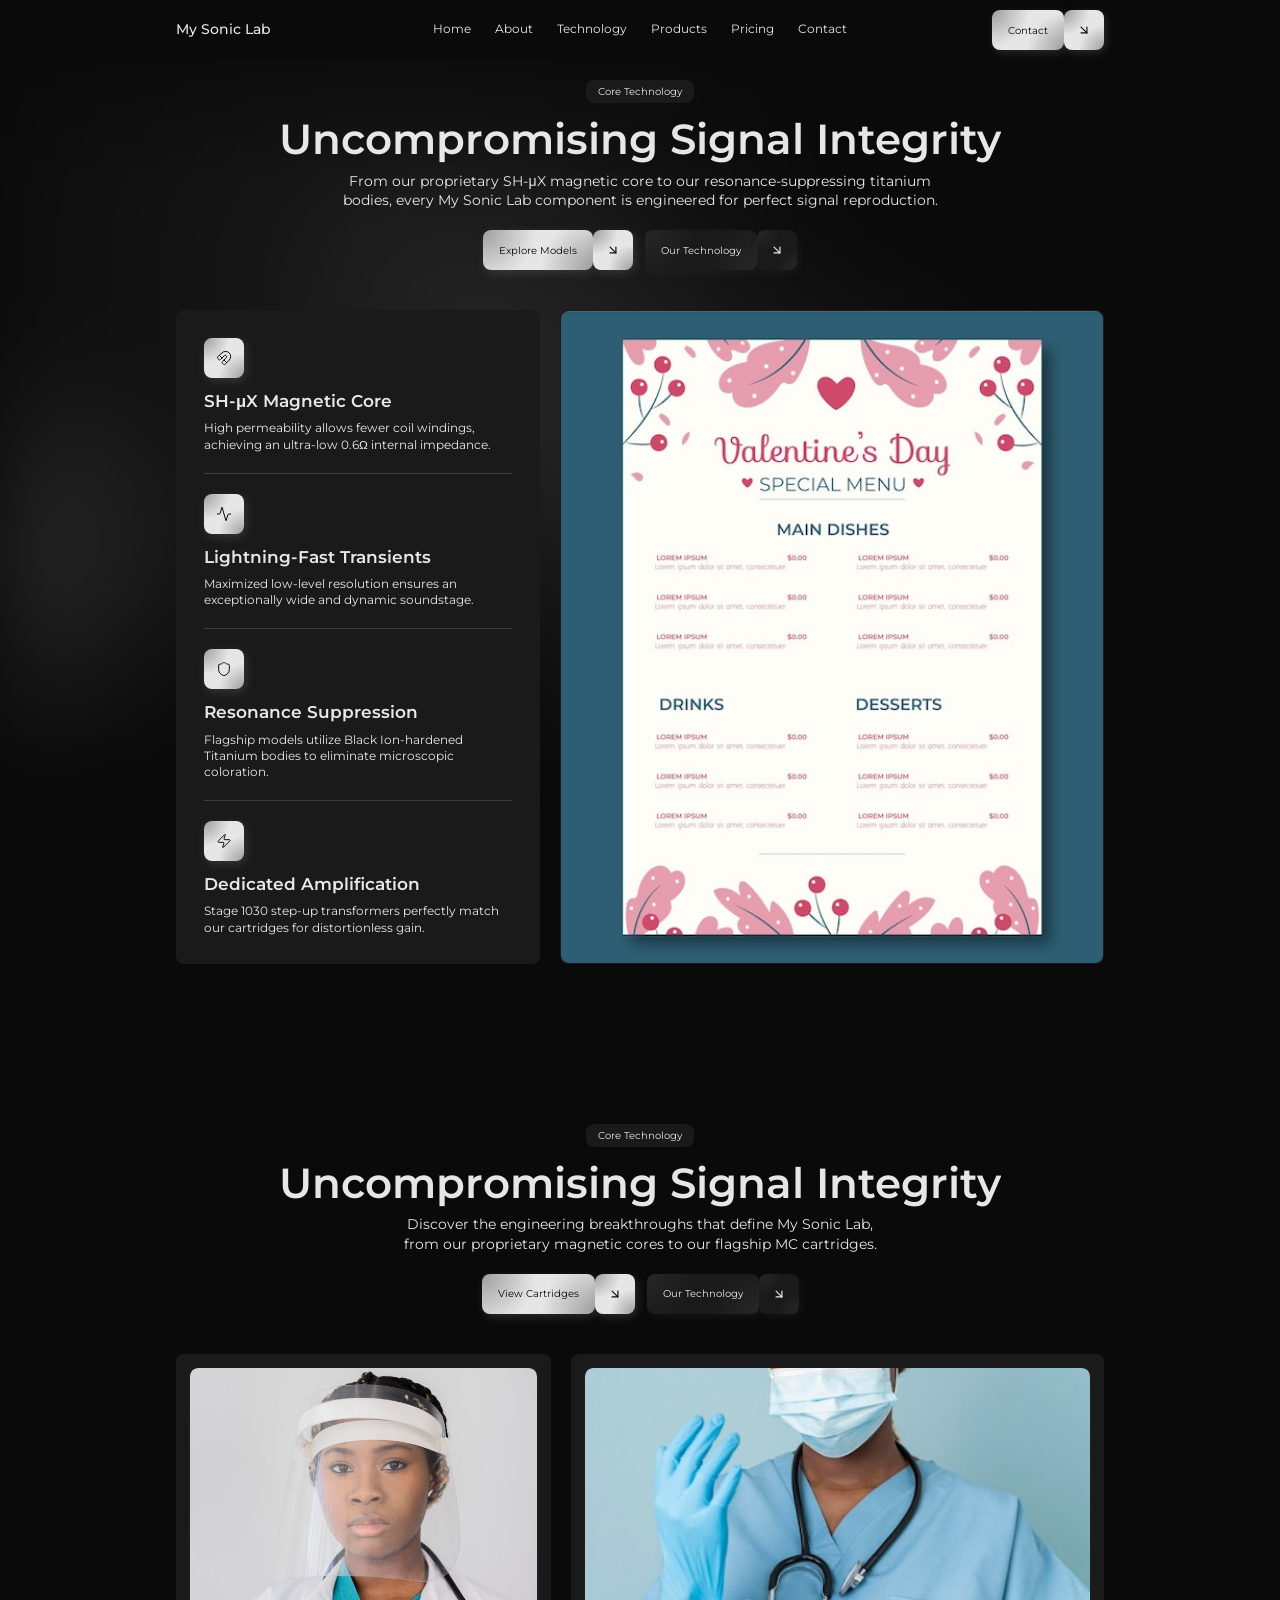
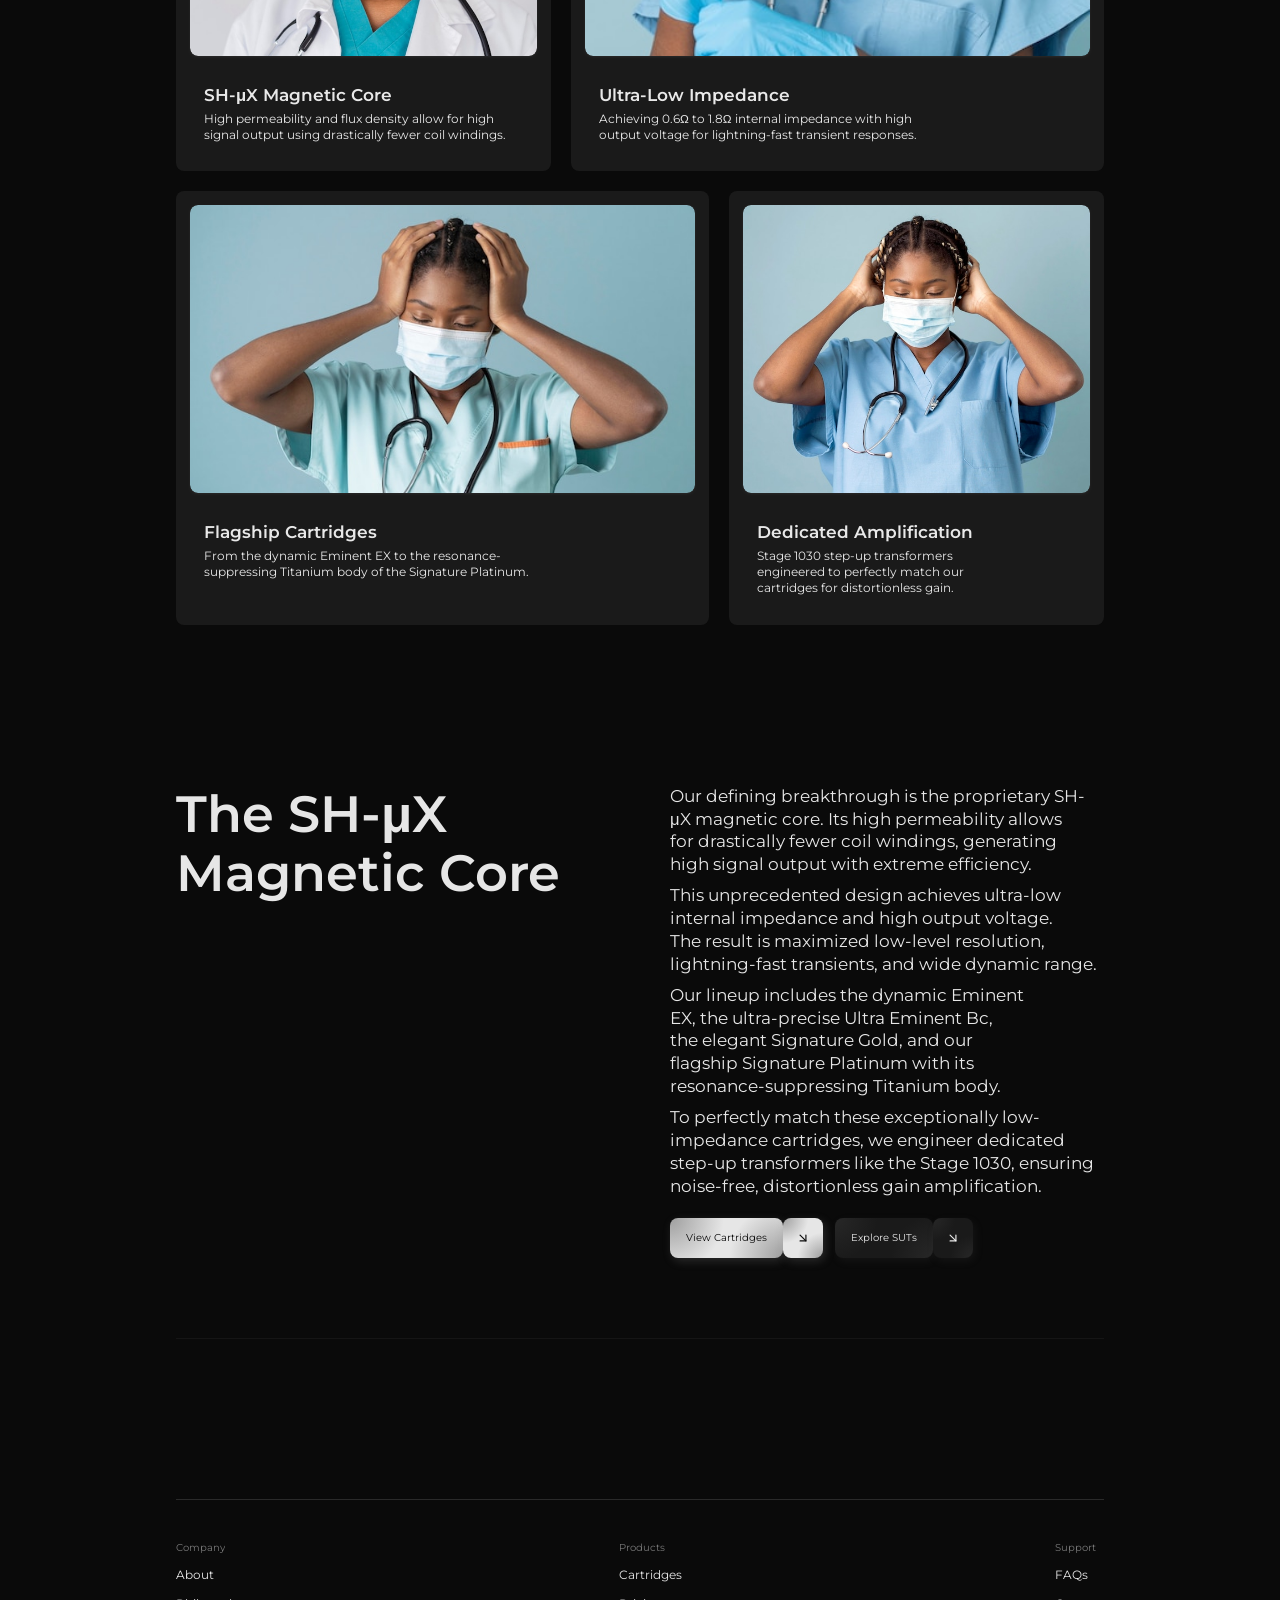
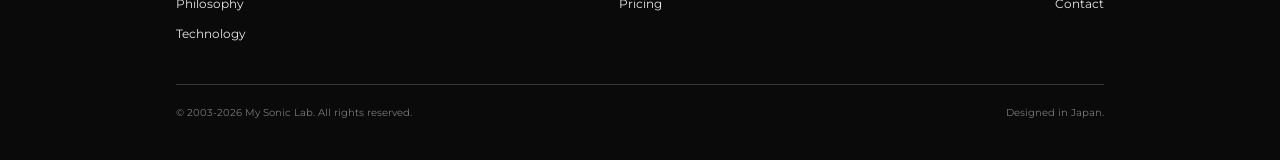
<file: son/about/index.html>
<!DOCTYPE html><html lang="en"><div id="in-page-channel-node-id" data-channel-name="in_page_channel_WHy8Th"></div><head>
    

    

    <meta charset="UTF-8">
    
    
    <link href="css2.css" rel="stylesheet">
    <link rel="icon" type="image/svg+xml" href="favicon.svg">
    <meta name="viewport" content="width=device-width, initial-scale=1.0">
    <title>About — My Sonic Lab</title>
  <style type="text/css" data-vite-dev-id="/home/user/projects/242f5946-1cf4-4e0b-8a5a-86b247b03614/src/index.css">
@import url("css2-1.css");
@layer properties;
@layer theme, base, components, utilities;
/*! tailwindcss v4.2.2 | MIT License | https://tailwindcss.com */
@layer theme {
  :root, :host {
    --font-serif: ui-serif, Georgia, Cambria, "Times New Roman", Times, serif;
    --color-red-50: oklch(97.1% 0.013 17.38);
    --color-red-300: oklch(80.8% 0.114 19.571);
    --color-red-400: oklch(70.4% 0.191 22.216);
    --color-red-500: oklch(63.7% 0.237 25.331);
    --color-red-600: oklch(57.7% 0.245 27.325);
    --color-green-500: oklch(72.3% 0.219 149.579);
    --color-black: #000;
    --color-white: #fff;
    --spacing: 0.25rem;
    --container-xs: 20rem;
    --container-sm: 24rem;
    --container-md: 28rem;
    --container-lg: 32rem;
    --container-xl: 36rem;
    --container-4xl: 56rem;
    --container-7xl: 80rem;
    --text-xs: var(--text-xs);
    --text-xs--line-height: calc(1 / 0.75);
    --text-sm: var(--text-sm);
    --text-sm--line-height: calc(1.25 / 0.875);
    --text-base: var(--text-base);
    --text-base--line-height: calc(1.5 / 1);
    --text-lg: var(--text-lg);
    --text-lg--line-height: calc(1.75 / 1.125);
    --text-xl: var(--text-xl);
    --text-xl--line-height: calc(1.75 / 1.25);
    --text-2xl: var(--text-2xl);
    --text-2xl--line-height: calc(2 / 1.5);
    --text-3xl: var(--text-3xl);
    --text-3xl--line-height: calc(2.25 / 1.875);
    --text-4xl: var(--text-4xl);
    --text-4xl--line-height: calc(2.5 / 2.25);
    --text-5xl: var(--text-5xl);
    --text-5xl--line-height: 1;
    --text-6xl: var(--text-6xl);
    --text-6xl--line-height: 1;
    --text-7xl: var(--text-7xl);
    --text-7xl--line-height: 1;
    --text-8xl: var(--text-8xl);
    --text-8xl--line-height: 1;
    --text-9xl: var(--text-9xl);
    --text-9xl--line-height: 1;
    --font-weight-normal: 400;
    --font-weight-medium: 500;
    --font-weight-semibold: 600;
    --font-weight-bold: 700;
    --tracking-tight: -0.025em;
    --tracking-wide: 0.025em;
    --tracking-widest: 0.1em;
    --leading-tight: 1.25;
    --leading-snug: 1.375;
    --leading-normal: 1.5;
    --leading-relaxed: 1.625;
    --radius-xl: 0.75rem;
    --radius-2xl: 1rem;
    --radius-3xl: 1.5rem;
    --radius-4xl: 2rem;
    --drop-shadow-lg: 0 4px 4px rgb(0 0 0 / 0.15);
    --drop-shadow-2xl: 0 25px 25px rgb(0 0 0 / 0.15);
    --ease-out: cubic-bezier(0, 0, 0.2, 1);
    --ease-in-out: cubic-bezier(0.4, 0, 0.2, 1);
    --animate-spin: spin 1s linear infinite;
    --animate-pulse: pulse 2s cubic-bezier(0.4, 0, 0.6, 1) infinite;
    --blur-xs: 4px;
    --blur-sm: 8px;
    --blur-md: 12px;
    --blur-lg: 16px;
    --blur-xl: 24px;
    --blur-3xl: 64px;
    --perspective-distant: 1200px;
    --aspect-video: 16 / 9;
    --default-transition-duration: 150ms;
    --default-transition-timing-function: cubic-bezier(0.4, 0, 0.2, 1);
    --default-font-family: 'Montserrat', sans-serif;
    --default-mono-font-family: monospace;
    --radius: var(--radius);
    --color-background: var(--background);
    --color-card: var(--card);
    --color-foreground: var(--foreground);
    --color-primary-cta: var(--primary-cta);
    --color-primary-cta-text: var(--primary-cta-text);
    --color-secondary-cta: var(--secondary-cta);
    --color-accent: var(--accent);
    --color-background-accent: var(--background-accent);
    --width-content-width: var(--width-content-width);
    --width-carousel-padding: var(--width-carousel-padding);
    --width-carousel-padding-controls: var(--width-carousel-padding-controls);
    --width-carousel-item-2: var(--width-carousel-item-2);
    --width-carousel-item-3: var(--width-carousel-item-3);
    --width-carousel-item-4: var(--width-carousel-item-4);
    --text-2xs: var(--text-2xs);
  }
}
@layer base {
  *, ::after, ::before, ::backdrop, ::file-selector-button {
    box-sizing: border-box;
    margin: 0;
    padding: 0;
    border: 0 solid;
  }
  html, :host {
    line-height: 1.5;
    -webkit-text-size-adjust: 100%;
    tab-size: 4;
    font-family: var(--default-font-family, ui-sans-serif, system-ui, sans-serif, "Apple Color Emoji", "Segoe UI Emoji", "Segoe UI Symbol", "Noto Color Emoji");
    font-feature-settings: var(--default-font-feature-settings, normal);
    font-variation-settings: var(--default-font-variation-settings, normal);
    -webkit-tap-highlight-color: transparent;
  }
  hr {
    height: 0;
    color: inherit;
    border-top-width: 1px;
  }
  abbr:where([title]) {
    -webkit-text-decoration: underline dotted;
    text-decoration: underline dotted;
  }
  h1, h2, h3, h4, h5, h6 {
    font-size: inherit;
    font-weight: inherit;
  }
  a {
    color: inherit;
    -webkit-text-decoration: inherit;
    text-decoration: inherit;
  }
  b, strong {
    font-weight: bolder;
  }
  code, kbd, samp, pre {
    font-family: var(--default-mono-font-family, ui-monospace, SFMono-Regular, Menlo, Monaco, Consolas, "Liberation Mono", "Courier New", monospace);
    font-feature-settings: var(--default-mono-font-feature-settings, normal);
    font-variation-settings: var(--default-mono-font-variation-settings, normal);
    font-size: 1em;
  }
  small {
    font-size: 80%;
  }
  sub, sup {
    font-size: 75%;
    line-height: 0;
    position: relative;
    vertical-align: baseline;
  }
  sub {
    bottom: -0.25em;
  }
  sup {
    top: -0.5em;
  }
  table {
    text-indent: 0;
    border-color: inherit;
    border-collapse: collapse;
  }
  :-moz-focusring {
    outline: auto;
  }
  progress {
    vertical-align: baseline;
  }
  summary {
    display: list-item;
  }
  ol, ul, menu {
    list-style: none;
  }
  img, svg, video, canvas, audio, iframe, embed, object {
    display: block;
    vertical-align: middle;
  }
  img, video {
    max-width: 100%;
    height: auto;
  }
  button, input, select, optgroup, textarea, ::file-selector-button {
    font: inherit;
    font-feature-settings: inherit;
    font-variation-settings: inherit;
    letter-spacing: inherit;
    color: inherit;
    border-radius: 0;
    background-color: transparent;
    opacity: 1;
  }
  :where(select:is([multiple], [size])) optgroup {
    font-weight: bolder;
  }
  :where(select:is([multiple], [size])) optgroup option {
    padding-inline-start: 20px;
  }
  ::file-selector-button {
    margin-inline-end: 4px;
  }
  ::placeholder {
    opacity: 1;
  }
  @supports (not (-webkit-appearance: -apple-pay-button))  or (contain-intrinsic-size: 1px) {
    ::placeholder {
      color: currentcolor;
      @supports (color: color-mix(in lab, red, red)) {
        color: color-mix(in oklab, currentcolor 50%, transparent);
      }
    }
  }
  textarea {
    resize: vertical;
  }
  ::-webkit-search-decoration {
    -webkit-appearance: none;
  }
  ::-webkit-date-and-time-value {
    min-height: 1lh;
    text-align: inherit;
  }
  ::-webkit-datetime-edit {
    display: inline-flex;
  }
  ::-webkit-datetime-edit-fields-wrapper {
    padding: 0;
  }
  ::-webkit-datetime-edit, ::-webkit-datetime-edit-year-field, ::-webkit-datetime-edit-month-field, ::-webkit-datetime-edit-day-field, ::-webkit-datetime-edit-hour-field, ::-webkit-datetime-edit-minute-field, ::-webkit-datetime-edit-second-field, ::-webkit-datetime-edit-millisecond-field, ::-webkit-datetime-edit-meridiem-field {
    padding-block: 0;
  }
  ::-webkit-calendar-picker-indicator {
    line-height: 1;
  }
  :-moz-ui-invalid {
    box-shadow: none;
  }
  button, input:where([type="button"], [type="reset"], [type="submit"]), ::file-selector-button {
    appearance: button;
  }
  ::-webkit-inner-spin-button, ::-webkit-outer-spin-button {
    height: auto;
  }
  [hidden]:where(:not([hidden="until-found"])) {
    display: none !important;
  }
}
@layer utilities {
  .\@container\/field-group {
    container-type: inline-size;
    container-name: field-group;
  }
  .pointer-events-auto {
    pointer-events: auto;
  }
  .pointer-events-none {
    pointer-events: none;
  }
  .invisible {
    visibility: hidden;
  }
  .visible {
    visibility: visible;
  }
  .sr-only {
    position: absolute;
    width: 1px;
    height: 1px;
    padding: 0;
    margin: -1px;
    overflow: hidden;
    clip-path: inset(50%);
    white-space: nowrap;
    border-width: 0;
  }
  .absolute {
    position: absolute;
  }
  .fixed {
    position: fixed;
  }
  .relative {
    position: relative;
  }
  .static {
    position: static;
  }
  .sticky {
    position: sticky;
  }
  .inset-0 {
    inset: calc(var(--spacing) * 0);
  }
  .inset-0\.5 {
    inset: calc(var(--spacing) * 0.5);
  }
  .inset-px {
    inset: 1px;
  }
  .-inset-x-px {
    inset-inline: -1px;
  }
  .inset-x-0 {
    inset-inline: calc(var(--spacing) * 0);
  }
  .inset-x-1 {
    inset-inline: calc(var(--spacing) * 1);
  }
  .inset-x-2 {
    inset-inline: calc(var(--spacing) * 2);
  }
  .inset-x-3 {
    inset-inline: calc(var(--spacing) * 3);
  }
  .inset-x-4 {
    inset-inline: calc(var(--spacing) * 4);
  }
  .inset-x-5 {
    inset-inline: calc(var(--spacing) * 5);
  }
  .inset-x-6 {
    inset-inline: calc(var(--spacing) * 6);
  }
  .inset-y-0 {
    inset-block: calc(var(--spacing) * 0);
  }
  .inset-y-1 {
    inset-block: calc(var(--spacing) * 1);
  }
  .start {
    inset-inline-start: var(--spacing);
  }
  .end {
    inset-inline-end: var(--spacing);
  }
  .-top-2 {
    top: calc(var(--spacing) * -2);
  }
  .-top-3 {
    top: calc(var(--spacing) * -3);
  }
  .-top-7 {
    top: calc(var(--spacing) * -7);
  }
  .-top-12 {
    top: calc(var(--spacing) * -12);
  }
  .-top-\[15\%\] {
    top: calc(15% * -1);
  }
  .-top-\[252px\] {
    top: calc(252px * -1);
  }
  .-top-\[352px\] {
    top: calc(352px * -1);
  }
  .-top-\[400px\] {
    top: calc(400px * -1);
  }
  .-top-\[571px\] {
    top: calc(571px * -1);
  }
  .top-0 {
    top: calc(var(--spacing) * 0);
  }
  .top-1 {
    top: calc(var(--spacing) * 1);
  }
  .top-1\.5 {
    top: calc(var(--spacing) * 1.5);
  }
  .top-1\/2 {
    top: calc(1 / 2 * 100%);
  }
  .top-2 {
    top: calc(var(--spacing) * 2);
  }
  .top-3 {
    top: calc(var(--spacing) * 3);
  }
  .top-3\.5 {
    top: calc(var(--spacing) * 3.5);
  }
  .top-4 {
    top: calc(var(--spacing) * 4);
  }
  .top-5 {
    top: calc(var(--spacing) * 5);
  }
  .top-8 {
    top: calc(var(--spacing) * 8);
  }
  .top-15\/100 {
    top: calc(15 / 100 * 100%);
  }
  .top-\[-20vh\] {
    top: -20vh;
  }
  .top-\[-30vh\] {
    top: -30vh;
  }
  .top-\[1px\] {
    top: 1px;
  }
  .top-\[5\%\] {
    top: 5%;
  }
  .top-\[25vw\] {
    top: 25vw;
  }
  .top-\[28\%\] {
    top: 28%;
  }
  .top-\[40\%\] {
    top: 40%;
  }
  .top-\[50\%\] {
    top: 50%;
  }
  .top-\[60\%\] {
    top: 60%;
  }
  .top-full {
    top: 100%;
  }
  .-right-2 {
    right: calc(var(--spacing) * -2);
  }
  .-right-3 {
    right: calc(var(--spacing) * -3);
  }
  .-right-12 {
    right: calc(var(--spacing) * -12);
  }
  .-right-\[33vw\] {
    right: calc(33vw * -1);
  }
  .-right-\[36vw\] {
    right: calc(36vw * -1);
  }
  .right-0 {
    right: calc(var(--spacing) * 0);
  }
  .right-1 {
    right: calc(var(--spacing) * 1);
  }
  .right-2 {
    right: calc(var(--spacing) * 2);
  }
  .right-3 {
    right: calc(var(--spacing) * 3);
  }
  .right-4 {
    right: calc(var(--spacing) * 4);
  }
  .right-5 {
    right: calc(var(--spacing) * 5);
  }
  .right-6 {
    right: calc(var(--spacing) * 6);
  }
  .right-\[2\.5vw\] {
    right: 2.5vw;
  }
  .right-\[5\%\] {
    right: 5%;
  }
  .right-\[calc\(\(100vw-var\(--width-content-width\)\)\/2\)\] {
    right: calc((100vw - var(--width-content-width)) / 2);
  }
  .right-full {
    right: 100%;
  }
  .-bottom-2 {
    bottom: calc(var(--spacing) * -2);
  }
  .-bottom-3 {
    bottom: calc(var(--spacing) * -3);
  }
  .-bottom-12 {
    bottom: calc(var(--spacing) * -12);
  }
  .-bottom-\[9vh\] {
    bottom: calc(9vh * -1);
  }
  .-bottom-\[46px\] {
    bottom: calc(46px * -1);
  }
  .-bottom-\[61vh\] {
    bottom: calc(61vh * -1);
  }
  .-bottom-\[62vh\] {
    bottom: calc(62vh * -1);
  }
  .-bottom-\[920px\] {
    bottom: calc(920px * -1);
  }
  .-bottom-px {
    bottom: -1px;
  }
  .bottom-0 {
    bottom: calc(var(--spacing) * 0);
  }
  .bottom-1 {
    bottom: calc(var(--spacing) * 1);
  }
  .bottom-2 {
    bottom: calc(var(--spacing) * 2);
  }
  .bottom-3 {
    bottom: calc(var(--spacing) * 3);
  }
  .bottom-4 {
    bottom: calc(var(--spacing) * 4);
  }
  .bottom-5 {
    bottom: calc(var(--spacing) * 5);
  }
  .bottom-6 {
    bottom: calc(var(--spacing) * 6);
  }
  .bottom-\[-40vh\] {
    bottom: -40vh;
  }
  .bottom-\[5\%\] {
    bottom: 5%;
  }
  .bottom-\[25vh\] {
    bottom: 25vh;
  }
  .bottom-\[calc\(var\(--spacing-4\)\+var\(--spacing-4\)\)\] {
    bottom: calc(var(--spacing-4) + var(--spacing-4));
  }
  .bottom-full {
    bottom: 100%;
  }
  .-left-2 {
    left: calc(var(--spacing) * -2);
  }
  .-left-3 {
    left: calc(var(--spacing) * -3);
  }
  .-left-7 {
    left: calc(var(--spacing) * -7);
  }
  .-left-12 {
    left: calc(var(--spacing) * -12);
  }
  .-left-\[15\%\] {
    left: calc(15% * -1);
  }
  .-left-\[33vw\] {
    left: calc(33vw * -1);
  }
  .-left-\[36vw\] {
    left: calc(36vw * -1);
  }
  .-left-\[373px\] {
    left: calc(373px * -1);
  }
  .-left-full {
    left: -100%;
  }
  .left-0 {
    left: calc(var(--spacing) * 0);
  }
  .left-1 {
    left: calc(var(--spacing) * 1);
  }
  .left-1\/2 {
    left: calc(1 / 2 * 100%);
  }
  .left-2 {
    left: calc(var(--spacing) * 2);
  }
  .left-3 {
    left: calc(var(--spacing) * 3);
  }
  .left-4 {
    left: calc(var(--spacing) * 4);
  }
  .left-5 {
    left: calc(var(--spacing) * 5);
  }
  .left-6 {
    left: calc(var(--spacing) * 6);
  }
  .left-\[2vw\] {
    left: 2vw;
  }
  .left-\[5\%\] {
    left: 5%;
  }
  .left-\[50\%\] {
    left: 50%;
  }
  .left-\[calc\(\(100vw-var\(--width-content-width\)\)\/2\)\] {
    left: calc((100vw - var(--width-content-width)) / 2);
  }
  .left-\[calc\(50\%-7\.5px\)\] {
    left: calc(50% - 7.5px);
  }
  .left-\[calc\(50\%-10px\)\] {
    left: calc(50% - 10px);
  }
  .left-\[calc\(50\%-17\.5px\)\] {
    left: calc(50% - 17.5px);
  }
  .left-\[calc\(50\%-20px\)\] {
    left: calc(50% - 20px);
  }
  .left-\[calc\(50\%-432\.5px\)\] {
    left: calc(50% - 432.5px);
  }
  .left-\[calc\(50\%-599px\)\] {
    left: calc(50% - 599px);
  }
  .left-\[calc\(var\(--vw-1\)\*2\)\] {
    left: calc(var(--vw-1) * 2);
  }
  .left-full {
    left: 100%;
  }
  .isolate {
    isolation: isolate;
  }
  .-z-10 {
    z-index: calc(10 * -1);
  }
  .z-0 {
    z-index: 0;
  }
  .z-1 {
    z-index: 1;
  }
  .z-2 {
    z-index: 2;
  }
  .z-10 {
    z-index: 10;
  }
  .z-20 {
    z-index: 20;
  }
  .z-30 {
    z-index: 30;
  }
  .z-40 {
    z-index: 40;
  }
  .z-50 {
    z-index: 50;
  }
  .z-100 {
    z-index: 100;
  }
  .z-110 {
    z-index: 110;
  }
  .z-999 {
    z-index: 999;
  }
  .z-1000 {
    z-index: 1000;
  }
  .z-1001 {
    z-index: 1001;
  }
  .z-99999 {
    z-index: 99999;
  }
  .z-\[1\] {
    z-index: 1;
  }
  .z-\[100\] {
    z-index: 100;
  }
  .z-\[99999\] {
    z-index: 99999;
  }
  .order-1 {
    order: 1;
  }
  .order-2 {
    order: 2;
  }
  .order-first {
    order: -9999;
  }
  .order-last {
    order: 9999;
  }
  .col-span-1 {
    grid-column: span 1 / span 1;
  }
  .col-start-1 {
    grid-column-start: 1;
  }
  .row-start-1 {
    grid-row-start: 1;
  }
  .container {
    width: 100%;
    @media (width >= 40rem) {
      max-width: 40rem;
    }
    @media (width >= 48rem) {
      max-width: 48rem;
    }
    @media (width >= 64rem) {
      max-width: 64rem;
    }
    @media (width >= 80rem) {
      max-width: 80rem;
    }
    @media (width >= 96rem) {
      max-width: 96rem;
    }
  }
  .\!m-0 {
    margin: calc(var(--spacing) * 0) !important;
  }
  .m-0 {
    margin: calc(var(--spacing) * 0);
  }
  .m-1 {
    margin: calc(var(--spacing) * 1);
  }
  .m-8 {
    margin: calc(var(--spacing) * 8);
  }
  .m-9 {
    margin: calc(var(--spacing) * 9);
  }
  .m-10 {
    margin: calc(var(--spacing) * 10);
  }
  .m-12 {
    margin: calc(var(--spacing) * 12);
  }
  .m-16 {
    margin: calc(var(--spacing) * 16);
  }
  .-mx-1 {
    margin-inline: calc(var(--spacing) * -1);
  }
  .-mx-\[4\%\] {
    margin-inline: calc(4% * -1);
  }
  .mx-1 {
    margin-inline: calc(var(--spacing) * 1);
  }
  .mx-2 {
    margin-inline: calc(var(--spacing) * 2);
  }
  .mx-3 {
    margin-inline: calc(var(--spacing) * 3);
  }
  .mx-3\.5 {
    margin-inline: calc(var(--spacing) * 3.5);
  }
  .mx-\[0\.25em\] {
    margin-inline: 0.25em;
  }
  .mx-auto {
    margin-inline: auto;
  }
  .-my-2 {
    margin-block: calc(var(--spacing) * -2);
  }
  .my-0 {
    margin-block: calc(var(--spacing) * 0);
  }
  .my-0\.5 {
    margin-block: calc(var(--spacing) * 0.5);
  }
  .my-1 {
    margin-block: calc(var(--spacing) * 1);
  }
  .my-4 {
    margin-block: calc(var(--spacing) * 4);
  }
  .my-5 {
    margin-block: calc(var(--spacing) * 5);
  }
  .my-8 {
    margin-block: calc(var(--spacing) * 8);
  }
  .my-20 {
    margin-block: calc(var(--spacing) * 20);
  }
  .-mt-1 {
    margin-top: calc(var(--spacing) * -1);
  }
  .-mt-4 {
    margin-top: calc(var(--spacing) * -4);
  }
  .-mt-5 {
    margin-top: calc(var(--spacing) * -5);
  }
  .mt-0\.5 {
    margin-top: calc(var(--spacing) * 0.5);
  }
  .mt-0\.75 {
    margin-top: calc(var(--spacing) * 0.75);
  }
  .mt-1 {
    margin-top: calc(var(--spacing) * 1);
  }
  .mt-1\.5 {
    margin-top: calc(var(--spacing) * 1.5);
  }
  .mt-2 {
    margin-top: calc(var(--spacing) * 2);
  }
  .mt-3 {
    margin-top: calc(var(--spacing) * 3);
  }
  .mt-4 {
    margin-top: calc(var(--spacing) * 4);
  }
  .mt-5 {
    margin-top: calc(var(--spacing) * 5);
  }
  .mt-6 {
    margin-top: calc(var(--spacing) * 6);
  }
  .mt-8 {
    margin-top: calc(var(--spacing) * 8);
  }
  .mt-12 {
    margin-top: calc(var(--spacing) * 12);
  }
  .mt-20 {
    margin-top: calc(var(--spacing) * 20);
  }
  .mt-24 {
    margin-top: calc(var(--spacing) * 24);
  }
  .mt-\[-0\.25em\] {
    margin-top: -0.25em;
  }
  .mt-auto {
    margin-top: auto;
  }
  .mr-1 {
    margin-right: calc(var(--spacing) * 1);
  }
  .mr-2 {
    margin-right: calc(var(--spacing) * 2);
  }
  .mr-3 {
    margin-right: calc(var(--spacing) * 3);
  }
  .mr-5 {
    margin-right: calc(var(--spacing) * 5);
  }
  .-mb-\[0\.1em\] {
    margin-bottom: calc(0.1em * -1);
  }
  .mb-0\.5 {
    margin-bottom: calc(var(--spacing) * 0.5);
  }
  .mb-1 {
    margin-bottom: calc(var(--spacing) * 1);
  }
  .mb-2 {
    margin-bottom: calc(var(--spacing) * 2);
  }
  .mb-3 {
    margin-bottom: calc(var(--spacing) * 3);
  }
  .mb-4 {
    margin-bottom: calc(var(--spacing) * 4);
  }
  .mb-5 {
    margin-bottom: calc(var(--spacing) * 5);
  }
  .mb-6 {
    margin-bottom: calc(var(--spacing) * 6);
  }
  .mb-8 {
    margin-bottom: calc(var(--spacing) * 8);
  }
  .mb-10 {
    margin-bottom: calc(var(--spacing) * 10);
  }
  .mb-20 {
    margin-bottom: calc(var(--spacing) * 20);
  }
  .-ml-3 {
    margin-left: calc(var(--spacing) * -3);
  }
  .-ml-4 {
    margin-left: calc(var(--spacing) * -4);
  }
  .-ml-5 {
    margin-left: calc(var(--spacing) * -5);
  }
  .-ml-15 {
    margin-left: calc(var(--spacing) * -15);
  }
  .ml-1 {
    margin-left: calc(var(--spacing) * 1);
  }
  .ml-2 {
    margin-left: calc(var(--spacing) * 2);
  }
  .ml-4 {
    margin-left: calc(var(--spacing) * 4);
  }
  .ml-auto {
    margin-left: auto;
  }
  .line-clamp-2 {
    overflow: hidden;
    display: -webkit-box;
    -webkit-box-orient: vertical;
    -webkit-line-clamp: 2;
  }
  .line-clamp-3 {
    overflow: hidden;
    display: -webkit-box;
    -webkit-box-orient: vertical;
    -webkit-line-clamp: 3;
  }
  .block {
    display: block;
  }
  .flex {
    display: flex;
  }
  .grid {
    display: grid;
  }
  .hidden {
    display: none;
  }
  .inline {
    display: inline;
  }
  .inline-block {
    display: inline-block;
  }
  .inline-flex {
    display: inline-flex;
  }
  .table {
    display: table;
  }
  .aspect-2\/1 {
    aspect-ratio: 2/1;
  }
  .aspect-3\/2 {
    aspect-ratio: 3/2;
  }
  .aspect-3\/4 {
    aspect-ratio: 3/4;
  }
  .aspect-4\/3 {
    aspect-ratio: 4/3;
  }
  .aspect-4\/5 {
    aspect-ratio: 4/5;
  }
  .aspect-5\/6 {
    aspect-ratio: 5/6;
  }
  .aspect-6\/7 {
    aspect-ratio: 6/7;
  }
  .aspect-9\/16 {
    aspect-ratio: 9/16;
  }
  .aspect-square {
    aspect-ratio: 1 / 1;
  }
  .aspect-video {
    aspect-ratio: var(--aspect-video);
  }
  .size-1\/2 {
    width: calc(1 / 2 * 100%);
    height: calc(1 / 2 * 100%);
  }
  .size-2 {
    width: calc(var(--spacing) * 2);
    height: calc(var(--spacing) * 2);
  }
  .size-2\.5 {
    width: calc(var(--spacing) * 2.5);
    height: calc(var(--spacing) * 2.5);
  }
  .size-3 {
    width: calc(var(--spacing) * 3);
    height: calc(var(--spacing) * 3);
  }
  .size-3\.5 {
    width: calc(var(--spacing) * 3.5);
    height: calc(var(--spacing) * 3.5);
  }
  .size-4 {
    width: calc(var(--spacing) * 4);
    height: calc(var(--spacing) * 4);
  }
  .size-4\/10 {
    width: calc(4 / 10 * 100%);
    height: calc(4 / 10 * 100%);
  }
  .size-5 {
    width: calc(var(--spacing) * 5);
    height: calc(var(--spacing) * 5);
  }
  .size-6 {
    width: calc(var(--spacing) * 6);
    height: calc(var(--spacing) * 6);
  }
  .size-7 {
    width: calc(var(--spacing) * 7);
    height: calc(var(--spacing) * 7);
  }
  .size-8 {
    width: calc(var(--spacing) * 8);
    height: calc(var(--spacing) * 8);
  }
  .size-9 {
    width: calc(var(--spacing) * 9);
    height: calc(var(--spacing) * 9);
  }
  .size-10 {
    width: calc(var(--spacing) * 10);
    height: calc(var(--spacing) * 10);
  }
  .size-12 {
    width: calc(var(--spacing) * 12);
    height: calc(var(--spacing) * 12);
  }
  .size-14 {
    width: calc(var(--spacing) * 14);
    height: calc(var(--spacing) * 14);
  }
  .size-16 {
    width: calc(var(--spacing) * 16);
    height: calc(var(--spacing) * 16);
  }
  .size-18 {
    width: calc(var(--spacing) * 18);
    height: calc(var(--spacing) * 18);
  }
  .size-20 {
    width: calc(var(--spacing) * 20);
    height: calc(var(--spacing) * 20);
  }
  .size-22 {
    width: calc(var(--spacing) * 22);
    height: calc(var(--spacing) * 22);
  }
  .size-24 {
    width: calc(var(--spacing) * 24);
    height: calc(var(--spacing) * 24);
  }
  .size-40 {
    width: calc(var(--spacing) * 40);
    height: calc(var(--spacing) * 40);
  }
  .size-60 {
    width: calc(var(--spacing) * 60);
    height: calc(var(--spacing) * 60);
  }
  .size-80 {
    width: calc(var(--spacing) * 80);
    height: calc(var(--spacing) * 80);
  }
  .size-100 {
    width: calc(var(--spacing) * 100);
    height: calc(var(--spacing) * 100);
  }
  .size-\[--cell-size\] {
    width: --cell-size;
    height: --cell-size;
  }
  .size-\[1em\] {
    width: 1em;
    height: 1em;
  }
  .size-full {
    width: 100%;
    height: 100%;
  }
  .h-\(--text-7xl\) {
    height: var(--text-7xl);
  }
  .h-\(--text-base\) {
    height: var(--text-base);
  }
  .h-\(--text-sm\) {
    height: var(--text-sm);
  }
  .h-\(--text-xl\) {
    height: var(--text-xl);
  }
  .h-0\.5 {
    height: calc(var(--spacing) * 0.5);
  }
  .h-1 {
    height: calc(var(--spacing) * 1);
  }
  .h-1\.5 {
    height: calc(var(--spacing) * 1.5);
  }
  .h-1\/2 {
    height: calc(1 / 2 * 100%);
  }
  .h-1\/3 {
    height: calc(1 / 3 * 100%);
  }
  .h-2 {
    height: calc(var(--spacing) * 2);
  }
  .h-2\.5 {
    height: calc(var(--spacing) * 2.5);
  }
  .h-2\/5 {
    height: calc(2 / 5 * 100%);
  }
  .h-3 {
    height: calc(var(--spacing) * 3);
  }
  .h-3\.5 {
    height: calc(var(--spacing) * 3.5);
  }
  .h-4 {
    height: calc(var(--spacing) * 4);
  }
  .h-4\/5 {
    height: calc(4 / 5 * 100%);
  }
  .h-5 {
    height: calc(var(--spacing) * 5);
  }
  .h-5\/10 {
    height: calc(5 / 10 * 100%);
  }
  .h-6 {
    height: calc(var(--spacing) * 6);
  }
  .h-7 {
    height: calc(var(--spacing) * 7);
  }
  .h-8 {
    height: calc(var(--spacing) * 8);
  }
  .h-9 {
    height: calc(var(--spacing) * 9);
  }
  .h-10 {
    height: calc(var(--spacing) * 10);
  }
  .h-11 {
    height: calc(var(--spacing) * 11);
  }
  .h-12 {
    height: calc(var(--spacing) * 12);
  }
  .h-13 {
    height: calc(var(--spacing) * 13);
  }
  .h-14 {
    height: calc(var(--spacing) * 14);
  }
  .h-15 {
    height: calc(var(--spacing) * 15);
  }
  .h-20 {
    height: calc(var(--spacing) * 20);
  }
  .h-30 {
    height: calc(var(--spacing) * 30);
  }
  .h-36 {
    height: calc(var(--spacing) * 36);
  }
  .h-48 {
    height: calc(var(--spacing) * 48);
  }
  .h-60 {
    height: calc(var(--spacing) * 60);
  }
  .h-70\/100 {
    height: calc(70 / 100 * 100%);
  }
  .h-72 {
    height: calc(var(--spacing) * 72);
  }
  .h-80 {
    height: calc(var(--spacing) * 80);
  }
  .h-90 {
    height: calc(var(--spacing) * 90);
  }
  .h-96 {
    height: calc(var(--spacing) * 96);
  }
  .h-100 {
    height: calc(var(--spacing) * 100);
  }
  .h-150 {
    height: calc(var(--spacing) * 150);
  }
  .h-\[--cell-size\] {
    height: --cell-size;
  }
  .h-\[1em\] {
    height: 1em;
  }
  .h-\[1px\] {
    height: 1px;
  }
  .h-\[12vh\] {
    height: 12vh;
  }
  .h-\[20em\] {
    height: 20em;
  }
  .h-\[50svh\] {
    height: 50svh;
  }
  .h-\[50vh\] {
    height: 50vh;
  }
  .h-\[70vh\] {
    height: 70vh;
  }
  .h-\[90svh\] {
    height: 90svh;
  }
  .h-\[92px\] {
    height: 92px;
  }
  .h-\[105vh\] {
    height: 105vh;
  }
  .h-\[110vh\] {
    height: 110vh;
  }
  .h-\[120\%\] {
    height: 120%;
  }
  .h-\[129vh\] {
    height: 129vh;
  }
  .h-\[130\%\] {
    height: 130%;
  }
  .h-\[140vw\] {
    height: 140vw;
  }
  .h-\[150vh\] {
    height: 150vh;
  }
  .h-\[150vw\] {
    height: 150vw;
  }
  .h-\[179vh\] {
    height: 179vh;
  }
  .h-\[300vh\] {
    height: 300vh;
  }
  .h-\[450px\] {
    height: 450px;
  }
  .h-\[929px\] {
    height: 929px;
  }
  .h-\[calc\(var\(--text-base\)\*1\.25\)\] {
    height: calc(var(--text-base) * 1.25);
  }
  .h-\[var\(--radix-navigation-menu-viewport-height\)\] {
    height: var(--radix-navigation-menu-viewport-height);
  }
  .h-\[var\(--radix-select-trigger-height\)\] {
    height: var(--radix-select-trigger-height);
  }
  .h-auto {
    height: auto;
  }
  .h-fit {
    height: fit-content;
  }
  .h-full {
    height: 100%;
  }
  .h-max {
    height: max-content;
  }
  .h-px {
    height: 1px;
  }
  .h-screen {
    height: 100vh;
  }
  .h-svh {
    height: 100svh;
  }
  .max-h-96 {
    max-height: calc(var(--spacing) * 96);
  }
  .max-h-\[--radix-context-menu-content-available-height\] {
    max-height: --radix-context-menu-content-available-height;
  }
  .max-h-\[300px\] {
    max-height: 300px;
  }
  .max-h-\[var\(--radix-dropdown-menu-content-available-height\)\] {
    max-height: var(--radix-dropdown-menu-content-available-height);
  }
  .max-h-screen {
    max-height: 100vh;
  }
  .min-h-0 {
    min-height: calc(var(--spacing) * 0);
  }
  .min-h-8 {
    min-height: calc(var(--spacing) * 8);
  }
  .min-h-9 {
    min-height: calc(var(--spacing) * 9);
  }
  .min-h-10 {
    min-height: calc(var(--spacing) * 10);
  }
  .min-h-24 {
    min-height: calc(var(--spacing) * 24);
  }
  .min-h-60 {
    min-height: calc(var(--spacing) * 60);
  }
  .min-h-70 {
    min-height: calc(var(--spacing) * 70);
  }
  .min-h-80 {
    min-height: calc(var(--spacing) * 80);
  }
  .min-h-100 {
    min-height: calc(var(--spacing) * 100);
  }
  .min-h-\[60px\] {
    min-height: 60px;
  }
  .min-h-\[80px\] {
    min-height: 80px;
  }
  .min-h-svh {
    min-height: 100svh;
  }
  .w-0 {
    width: calc(var(--spacing) * 0);
  }
  .w-0\.5 {
    width: calc(var(--spacing) * 0.5);
  }
  .w-1 {
    width: calc(var(--spacing) * 1);
  }
  .w-1\/2 {
    width: calc(1 / 2 * 100%);
  }
  .w-1\/3 {
    width: calc(1 / 3 * 100%);
  }
  .w-2 {
    width: calc(var(--spacing) * 2);
  }
  .w-2\.5 {
    width: calc(var(--spacing) * 2.5);
  }
  .w-2\/5 {
    width: calc(2 / 5 * 100%);
  }
  .w-3 {
    width: calc(var(--spacing) * 3);
  }
  .w-3\.5 {
    width: calc(var(--spacing) * 3.5);
  }
  .w-3\/4 {
    width: calc(3 / 4 * 100%);
  }
  .w-3\/5 {
    width: calc(3 / 5 * 100%);
  }
  .w-4 {
    width: calc(var(--spacing) * 4);
  }
  .w-4\/5 {
    width: calc(4 / 5 * 100%);
  }
  .w-5 {
    width: calc(var(--spacing) * 5);
  }
  .w-6 {
    width: calc(var(--spacing) * 6);
  }
  .w-6\/10 {
    width: calc(6 / 10 * 100%);
  }
  .w-7 {
    width: calc(var(--spacing) * 7);
  }
  .w-7xl {
    width: var(--container-7xl);
  }
  .w-8 {
    width: calc(var(--spacing) * 8);
  }
  .w-9 {
    width: calc(var(--spacing) * 9);
  }
  .w-9\/10 {
    width: calc(9 / 10 * 100%);
  }
  .w-10 {
    width: calc(var(--spacing) * 10);
  }
  .w-11 {
    width: calc(var(--spacing) * 11);
  }
  .w-12 {
    width: calc(var(--spacing) * 12);
  }
  .w-14 {
    width: calc(var(--spacing) * 14);
  }
  .w-20 {
    width: calc(var(--spacing) * 20);
  }
  .w-24 {
    width: calc(var(--spacing) * 24);
  }
  .w-25\/100 {
    width: calc(25 / 100 * 100%);
  }
  .w-28 {
    width: calc(var(--spacing) * 28);
  }
  .w-48 {
    width: calc(var(--spacing) * 48);
  }
  .w-60 {
    width: calc(var(--spacing) * 60);
  }
  .w-64 {
    width: calc(var(--spacing) * 64);
  }
  .w-65\/100 {
    width: calc(65 / 100 * 100%);
  }
  .w-72 {
    width: calc(var(--spacing) * 72);
  }
  .w-75\/100 {
    width: calc(75 / 100 * 100%);
  }
  .w-80 {
    width: calc(var(--spacing) * 80);
  }
  .w-95\/100 {
    width: calc(95 / 100 * 100%);
  }
  .w-96 {
    width: calc(var(--spacing) * 96);
  }
  .w-100 {
    width: calc(var(--spacing) * 100);
  }
  .w-\[--cell-size\] {
    width: --cell-size;
  }
  .w-\[--sidebar-width\] {
    width: --sidebar-width;
  }
  .w-\[1px\] {
    width: 1px;
  }
  .w-\[9vw\] {
    width: 9vw;
  }
  .w-\[10vw\] {
    width: 10vw;
  }
  .w-\[12\.5vw\] {
    width: 12.5vw;
  }
  .w-\[15em\] {
    width: 15em;
  }
  .w-\[15px\] {
    width: 15px;
  }
  .w-\[15vw\] {
    width: 15vw;
  }
  .w-\[20px\] {
    width: 20px;
  }
  .w-\[23\%\] {
    width: 23%;
  }
  .w-\[35\%\] {
    width: 35%;
  }
  .w-\[35px\] {
    width: 35px;
  }
  .w-\[40px\] {
    width: 40px;
  }
  .w-\[45vw\] {
    width: 45vw;
  }
  .w-\[49vw\] {
    width: 49vw;
  }
  .w-\[50vw\] {
    width: 50vw;
  }
  .w-\[55\%\] {
    width: 55%;
  }
  .w-\[70\%\] {
    width: 70%;
  }
  .w-\[100px\] {
    width: 100px;
  }
  .w-\[120vw\] {
    width: 120vw;
  }
  .w-\[130\%\] {
    width: 130%;
  }
  .w-\[150vw\] {
    width: 150vw;
  }
  .w-\[160px\] {
    width: 160px;
  }
  .w-\[865px\] {
    width: 865px;
  }
  .w-\[1142px\] {
    width: 1142px;
  }
  .w-\[1198px\] {
    width: 1198px;
  }
  .w-auto {
    width: auto;
  }
  .w-carousel-item-3 {
    width: var(--width-carousel-item-3);
  }
  .w-carousel-item-4 {
    width: var(--width-carousel-item-4);
  }
  .w-carousel-padding {
    width: var(--width-carousel-padding);
  }
  .w-carousel-padding-controls {
    width: var(--width-carousel-padding-controls);
  }
  .w-content-width {
    width: var(--width-content-width);
  }
  .w-fit {
    width: fit-content;
  }
  .w-full {
    width: 100%;
  }
  .w-lg {
    width: var(--container-lg);
  }
  .w-max {
    width: max-content;
  }
  .w-md {
    width: var(--container-md);
  }
  .w-px {
    width: 1px;
  }
  .w-screen {
    width: 100vw;
  }
  .w-xs {
    width: var(--container-xs);
  }
  .max-w-3\/4 {
    max-width: calc(3 / 4 * 100%);
  }
  .max-w-9\/10 {
    max-width: calc(9 / 10 * 100%);
  }
  .max-w-\[--skeleton-width\] {
    max-width: --skeleton-width;
  }
  .max-w-\[82px\] {
    max-width: 82px;
  }
  .max-w-\[95\%\] {
    max-width: 95%;
  }
  .max-w-\[340px\] {
    max-width: 340px;
  }
  .max-w-\[420px\] {
    max-width: 420px;
  }
  .max-w-full {
    max-width: 100%;
  }
  .max-w-lg {
    max-width: var(--container-lg);
  }
  .max-w-max {
    max-width: max-content;
  }
  .max-w-sm {
    max-width: var(--container-sm);
  }
  .max-w-xl {
    max-width: var(--container-xl);
  }
  .max-w-xs {
    max-width: var(--container-xs);
  }
  .min-w-0 {
    min-width: calc(var(--spacing) * 0);
  }
  .min-w-5 {
    min-width: calc(var(--spacing) * 5);
  }
  .min-w-8 {
    min-width: calc(var(--spacing) * 8);
  }
  .min-w-9 {
    min-width: calc(var(--spacing) * 9);
  }
  .min-w-10 {
    min-width: calc(var(--spacing) * 10);
  }
  .min-w-32 {
    min-width: calc(var(--spacing) * 32);
  }
  .min-w-\[--cell-size\] {
    min-width: --cell-size;
  }
  .min-w-\[8rem\] {
    min-width: 8rem;
  }
  .min-w-\[12rem\] {
    min-width: 12rem;
  }
  .min-w-\[30px\] {
    min-width: 30px;
  }
  .min-w-\[var\(--radix-select-trigger-width\)\] {
    min-width: var(--radix-select-trigger-width);
  }
  .flex-1 {
    flex: 1;
  }
  .flex-none {
    flex: none;
  }
  .shrink-0 {
    flex-shrink: 0;
  }
  .flex-grow {
    flex-grow: 1;
  }
  .grow {
    flex-grow: 1;
  }
  .grow-0 {
    flex-grow: 0;
  }
  .basis-full {
    flex-basis: 100%;
  }
  .caption-bottom {
    caption-side: bottom;
  }
  .border-collapse {
    border-collapse: collapse;
  }
  .origin-\[--radix-context-menu-content-transform-origin\] {
    transform-origin: --radix-context-menu-content-transform-origin;
  }
  .origin-\[--radix-dropdown-menu-content-transform-origin\] {
    transform-origin: --radix-dropdown-menu-content-transform-origin;
  }
  .origin-\[--radix-hover-card-content-transform-origin\] {
    transform-origin: --radix-hover-card-content-transform-origin;
  }
  .origin-\[--radix-menubar-content-transform-origin\] {
    transform-origin: --radix-menubar-content-transform-origin;
  }
  .origin-\[--radix-popover-content-transform-origin\] {
    transform-origin: --radix-popover-content-transform-origin;
  }
  .origin-center {
    transform-origin: center;
  }
  .origin-left {
    transform-origin: 0;
  }
  .origin-top {
    transform-origin: top;
  }
  .origin-top-right {
    transform-origin: 100% 0;
  }
  .-translate-x-1\/2 {
    --tw-translate-x: calc(calc(1 / 2 * 100%) * -1);
    translate: var(--tw-translate-x) var(--tw-translate-y);
  }
  .-translate-x-1\/4 {
    --tw-translate-x: calc(calc(1 / 4 * 100%) * -1);
    translate: var(--tw-translate-x) var(--tw-translate-y);
  }
  .-translate-x-3 {
    --tw-translate-x: calc(var(--spacing) * -3);
    translate: var(--tw-translate-x) var(--tw-translate-y);
  }
  .-translate-x-5 {
    --tw-translate-x: calc(var(--spacing) * -5);
    translate: var(--tw-translate-x) var(--tw-translate-y);
  }
  .-translate-x-6 {
    --tw-translate-x: calc(var(--spacing) * -6);
    translate: var(--tw-translate-x) var(--tw-translate-y);
  }
  .-translate-x-10 {
    --tw-translate-x: calc(var(--spacing) * -10);
    translate: var(--tw-translate-x) var(--tw-translate-y);
  }
  .-translate-x-\[12\%\] {
    --tw-translate-x: calc(12% * -1);
    translate: var(--tw-translate-x) var(--tw-translate-y);
  }
  .-translate-x-\[120\%\] {
    --tw-translate-x: calc(120% * -1);
    translate: var(--tw-translate-x) var(--tw-translate-y);
  }
  .-translate-x-\[calc\(-100\%\+2rem\)\] {
    --tw-translate-x: calc(calc(-100% + 2rem) * -1);
    translate: var(--tw-translate-x) var(--tw-translate-y);
  }
  .-translate-x-px {
    --tw-translate-x: -1px;
    translate: var(--tw-translate-x) var(--tw-translate-y);
  }
  .translate-x-0\.5 {
    --tw-translate-x: calc(var(--spacing) * 0.5);
    translate: var(--tw-translate-x) var(--tw-translate-y);
  }
  .translate-x-1\/2 {
    --tw-translate-x: calc(1 / 2 * 100%);
    translate: var(--tw-translate-x) var(--tw-translate-y);
  }
  .translate-x-1\/4 {
    --tw-translate-x: calc(1 / 4 * 100%);
    translate: var(--tw-translate-x) var(--tw-translate-y);
  }
  .translate-x-5 {
    --tw-translate-x: calc(var(--spacing) * 5);
    translate: var(--tw-translate-x) var(--tw-translate-y);
  }
  .translate-x-6 {
    --tw-translate-x: calc(var(--spacing) * 6);
    translate: var(--tw-translate-x) var(--tw-translate-y);
  }
  .translate-x-16 {
    --tw-translate-x: calc(var(--spacing) * 16);
    translate: var(--tw-translate-x) var(--tw-translate-y);
  }
  .translate-x-32 {
    --tw-translate-x: calc(var(--spacing) * 32);
    translate: var(--tw-translate-x) var(--tw-translate-y);
  }
  .translate-x-\[-50\%\] {
    --tw-translate-x: -50%;
    translate: var(--tw-translate-x) var(--tw-translate-y);
  }
  .translate-x-\[12\%\] {
    --tw-translate-x: 12%;
    translate: var(--tw-translate-x) var(--tw-translate-y);
  }
  .translate-x-px {
    --tw-translate-x: 1px;
    translate: var(--tw-translate-x) var(--tw-translate-y);
  }
  .-translate-y-1 {
    --tw-translate-y: calc(var(--spacing) * -1);
    translate: var(--tw-translate-x) var(--tw-translate-y);
  }
  .-translate-y-1\/2 {
    --tw-translate-y: calc(calc(1 / 2 * 100%) * -1);
    translate: var(--tw-translate-x) var(--tw-translate-y);
  }
  .-translate-y-5 {
    --tw-translate-y: calc(var(--spacing) * -5);
    translate: var(--tw-translate-x) var(--tw-translate-y);
  }
  .-translate-y-14 {
    --tw-translate-y: calc(var(--spacing) * -14);
    translate: var(--tw-translate-x) var(--tw-translate-y);
  }
  .-translate-y-\[8\%\] {
    --tw-translate-y: calc(8% * -1);
    translate: var(--tw-translate-x) var(--tw-translate-y);
  }
  .translate-y-0 {
    --tw-translate-y: calc(var(--spacing) * 0);
    translate: var(--tw-translate-x) var(--tw-translate-y);
  }
  .translate-y-1 {
    --tw-translate-y: calc(var(--spacing) * 1);
    translate: var(--tw-translate-x) var(--tw-translate-y);
  }
  .translate-y-1\/2 {
    --tw-translate-y: calc(1 / 2 * 100%);
    translate: var(--tw-translate-x) var(--tw-translate-y);
  }
  .translate-y-5 {
    --tw-translate-y: calc(var(--spacing) * 5);
    translate: var(--tw-translate-x) var(--tw-translate-y);
  }
  .translate-y-16 {
    --tw-translate-y: calc(var(--spacing) * 16);
    translate: var(--tw-translate-x) var(--tw-translate-y);
  }
  .translate-y-\[-50\%\] {
    --tw-translate-y: -50%;
    translate: var(--tw-translate-x) var(--tw-translate-y);
  }
  .translate-y-\[10\%\] {
    --tw-translate-y: 10%;
    translate: var(--tw-translate-x) var(--tw-translate-y);
  }
  .translate-y-full {
    --tw-translate-y: 100%;
    translate: var(--tw-translate-x) var(--tw-translate-y);
  }
  .scale-0 {
    --tw-scale-x: 0%;
    --tw-scale-y: 0%;
    --tw-scale-z: 0%;
    scale: var(--tw-scale-x) var(--tw-scale-y);
  }
  .scale-75 {
    --tw-scale-x: 75%;
    --tw-scale-y: 75%;
    --tw-scale-z: 75%;
    scale: var(--tw-scale-x) var(--tw-scale-y);
  }
  .scale-85 {
    --tw-scale-x: 85%;
    --tw-scale-y: 85%;
    --tw-scale-z: 85%;
    scale: var(--tw-scale-x) var(--tw-scale-y);
  }
  .scale-90 {
    --tw-scale-x: 90%;
    --tw-scale-y: 90%;
    --tw-scale-z: 90%;
    scale: var(--tw-scale-x) var(--tw-scale-y);
  }
  .scale-100 {
    --tw-scale-x: 100%;
    --tw-scale-y: 100%;
    --tw-scale-z: 100%;
    scale: var(--tw-scale-x) var(--tw-scale-y);
  }
  .scale-150 {
    --tw-scale-x: 150%;
    --tw-scale-y: 150%;
    --tw-scale-z: 150%;
    scale: var(--tw-scale-x) var(--tw-scale-y);
  }
  .scale-x-0 {
    --tw-scale-x: 0%;
    scale: var(--tw-scale-x) var(--tw-scale-y);
  }
  .scale-x-100 {
    --tw-scale-x: 100%;
    scale: var(--tw-scale-x) var(--tw-scale-y);
  }
  .-rotate-3 {
    rotate: calc(3deg * -1);
  }
  .-rotate-6 {
    rotate: calc(6deg * -1);
  }
  .-rotate-8 {
    rotate: calc(8deg * -1);
  }
  .-rotate-20 {
    rotate: calc(20deg * -1);
  }
  .-rotate-45 {
    rotate: calc(45deg * -1);
  }
  .-rotate-60 {
    rotate: calc(60deg * -1);
  }
  .-rotate-\[38deg\] {
    rotate: calc(38deg * -1);
  }
  .-rotate-\[52\.5deg\] {
    rotate: calc(52.5deg * -1);
  }
  .rotate-0 {
    rotate: 0deg;
  }
  .rotate-3 {
    rotate: 3deg;
  }
  .rotate-6 {
    rotate: 6deg;
  }
  .rotate-8 {
    rotate: 8deg;
  }
  .rotate-10 {
    rotate: 10deg;
  }
  .rotate-45 {
    rotate: 45deg;
  }
  .rotate-90 {
    rotate: 90deg;
  }
  .rotate-180 {
    rotate: 180deg;
  }
  .rotate-x-20 {
    --tw-rotate-x: rotateX(20deg);
    transform: var(--tw-rotate-x,) var(--tw-rotate-y,) var(--tw-rotate-z,) var(--tw-skew-x,) var(--tw-skew-y,);
  }
  .rotate-y-180 {
    --tw-rotate-y: rotateY(180deg);
    transform: var(--tw-rotate-x,) var(--tw-rotate-y,) var(--tw-rotate-z,) var(--tw-skew-x,) var(--tw-skew-y,);
  }
  .-skew-y-\[8deg\] {
    --tw-skew-y: skewY(calc(8deg * -1));
    transform: var(--tw-rotate-x,) var(--tw-rotate-y,) var(--tw-rotate-z,) var(--tw-skew-x,) var(--tw-skew-y,);
  }
  .transform {
    transform: var(--tw-rotate-x,) var(--tw-rotate-y,) var(--tw-rotate-z,) var(--tw-skew-x,) var(--tw-skew-y,);
  }
  .transform-\[rotateY\(180deg\)\] {
    transform: rotateY(180deg);
  }
  .animate-\[cell-wave-pulse_4s_ease_infinite\] {
    animation: cell-wave-pulse 4s ease infinite;
  }
  .animate-pulse {
    animation: var(--animate-pulse);
  }
  .animate-spin {
    animation: var(--animate-spin);
  }
  .cursor-default {
    cursor: default;
  }
  .cursor-grab {
    cursor: grab;
  }
  .cursor-not-allowed {
    cursor: not-allowed;
  }
  .cursor-pointer {
    cursor: pointer;
  }
  .cursor-text {
    cursor: text;
  }
  .touch-none {
    touch-action: none;
  }
  .resize {
    resize: both;
  }
  .resize-none {
    resize: none;
  }
  .list-decimal {
    list-style-type: decimal;
  }
  .list-disc {
    list-style-type: disc;
  }
  .list-none {
    list-style-type: none;
  }
  .grid-cols-1 {
    grid-template-columns: repeat(1, minmax(0, 1fr));
  }
  .grid-cols-2 {
    grid-template-columns: repeat(2, minmax(0, 1fr));
  }
  .grid-cols-4 {
    grid-template-columns: repeat(4, minmax(0, 1fr));
  }
  .grid-cols-\[0fr\] {
    grid-template-columns: 0fr;
  }
  .grid-rows-\[0fr\] {
    grid-template-rows: 0fr;
  }
  .grid-rows-\[1fr\] {
    grid-template-rows: 1fr;
  }
  .flex-col {
    flex-direction: column;
  }
  .flex-col-reverse {
    flex-direction: column-reverse;
  }
  .flex-row {
    flex-direction: row;
  }
  .flex-row-reverse {
    flex-direction: row-reverse;
  }
  .flex-wrap {
    flex-wrap: wrap;
  }
  .place-content-center {
    place-content: center;
  }
  .place-items-center {
    place-items: center;
  }
  .items-baseline {
    align-items: baseline;
  }
  .items-center {
    align-items: center;
  }
  .items-end {
    align-items: flex-end;
  }
  .items-start {
    align-items: flex-start;
  }
  .items-stretch {
    align-items: stretch;
  }
  .justify-between {
    justify-content: space-between;
  }
  .justify-center {
    justify-content: center;
  }
  .justify-end {
    justify-content: flex-end;
  }
  .justify-start {
    justify-content: flex-start;
  }
  .gap-0 {
    gap: calc(var(--spacing) * 0);
  }
  .gap-1 {
    gap: calc(var(--spacing) * 1);
  }
  .gap-1\.5 {
    gap: calc(var(--spacing) * 1.5);
  }
  .gap-2 {
    gap: calc(var(--spacing) * 2);
  }
  .gap-2\.5 {
    gap: calc(var(--spacing) * 2.5);
  }
  .gap-3 {
    gap: calc(var(--spacing) * 3);
  }
  .gap-4 {
    gap: calc(var(--spacing) * 4);
  }
  .gap-5 {
    gap: calc(var(--spacing) * 5);
  }
  .gap-6 {
    gap: calc(var(--spacing) * 6);
  }
  .gap-7 {
    gap: calc(var(--spacing) * 7);
  }
  .gap-8 {
    gap: calc(var(--spacing) * 8);
  }
  .gap-9 {
    gap: calc(var(--spacing) * 9);
  }
  .gap-10 {
    gap: calc(var(--spacing) * 10);
  }
  .gap-12 {
    gap: calc(var(--spacing) * 12);
  }
  .gap-20 {
    gap: calc(var(--spacing) * 20);
  }
  .space-y-1 {
    :where(& > :not(:last-child)) {
      --tw-space-y-reverse: 0;
      margin-block-start: calc(calc(var(--spacing) * 1) * var(--tw-space-y-reverse));
      margin-block-end: calc(calc(var(--spacing) * 1) * calc(1 - var(--tw-space-y-reverse)));
    }
  }
  .space-y-1\.5 {
    :where(& > :not(:last-child)) {
      --tw-space-y-reverse: 0;
      margin-block-start: calc(calc(var(--spacing) * 1.5) * var(--tw-space-y-reverse));
      margin-block-end: calc(calc(var(--spacing) * 1.5) * calc(1 - var(--tw-space-y-reverse)));
    }
  }
  .space-y-2 {
    :where(& > :not(:last-child)) {
      --tw-space-y-reverse: 0;
      margin-block-start: calc(calc(var(--spacing) * 2) * var(--tw-space-y-reverse));
      margin-block-end: calc(calc(var(--spacing) * 2) * calc(1 - var(--tw-space-y-reverse)));
    }
  }
  .space-y-4 {
    :where(& > :not(:last-child)) {
      --tw-space-y-reverse: 0;
      margin-block-start: calc(calc(var(--spacing) * 4) * var(--tw-space-y-reverse));
      margin-block-end: calc(calc(var(--spacing) * 4) * calc(1 - var(--tw-space-y-reverse)));
    }
  }
  .-space-x-2 {
    :where(& > :not(:last-child)) {
      --tw-space-x-reverse: 0;
      margin-inline-start: calc(calc(var(--spacing) * -2) * var(--tw-space-x-reverse));
      margin-inline-end: calc(calc(var(--spacing) * -2) * calc(1 - var(--tw-space-x-reverse)));
    }
  }
  .space-x-1 {
    :where(& > :not(:last-child)) {
      --tw-space-x-reverse: 0;
      margin-inline-start: calc(calc(var(--spacing) * 1) * var(--tw-space-x-reverse));
      margin-inline-end: calc(calc(var(--spacing) * 1) * calc(1 - var(--tw-space-x-reverse)));
    }
  }
  .space-x-4 {
    :where(& > :not(:last-child)) {
      --tw-space-x-reverse: 0;
      margin-inline-start: calc(calc(var(--spacing) * 4) * var(--tw-space-x-reverse));
      margin-inline-end: calc(calc(var(--spacing) * 4) * calc(1 - var(--tw-space-x-reverse)));
    }
  }
  .gap-y-4 {
    row-gap: calc(var(--spacing) * 4);
  }
  .gap-y-10 {
    row-gap: calc(var(--spacing) * 10);
  }
  .divide-y {
    :where(& > :not(:last-child)) {
      --tw-divide-y-reverse: 0;
      border-bottom-style: var(--tw-border-style);
      border-top-style: var(--tw-border-style);
      border-top-width: calc(1px * var(--tw-divide-y-reverse));
      border-bottom-width: calc(1px * calc(1 - var(--tw-divide-y-reverse)));
    }
  }
  .divide-accent {
    :where(& > :not(:last-child)) {
      border-color: var(--accent);
    }
  }
  .self-end {
    align-self: flex-end;
  }
  .self-stretch {
    align-self: stretch;
  }
  .truncate {
    overflow: hidden;
    text-overflow: ellipsis;
    white-space: nowrap;
  }
  .overflow-auto {
    overflow: auto;
  }
  .overflow-clip {
    overflow: clip;
  }
  .overflow-hidden {
    overflow: hidden;
  }
  .overflow-visible {
    overflow: visible;
  }
  .overflow-x-hidden {
    overflow-x: hidden;
  }
  .overflow-y-auto {
    overflow-y: auto;
  }
  .rounded {
    border-radius: var(--radius);
  }
  .rounded-2xl {
    border-radius: var(--radius-2xl);
  }
  .rounded-3xl {
    border-radius: var(--radius-3xl);
  }
  .rounded-4xl {
    border-radius: var(--radius-4xl);
  }
  .rounded-\[0\.5rem\] {
    border-radius: 0.5rem;
  }
  .rounded-\[2px\] {
    border-radius: 2px;
  }
  .rounded-\[6px\] {
    border-radius: 6px;
  }
  .rounded-\[100\%\] {
    border-radius: 100%;
  }
  .rounded-\[calc\(var\(--radius\)-5px\)\] {
    border-radius: calc(var(--radius) - 5px);
  }
  .rounded-\[inherit\] {
    border-radius: inherit;
  }
  .rounded-full {
    border-radius: calc(infinity * 1px);
  }
  .rounded-full\! {
    border-radius: calc(infinity * 1px) !important;
  }
  .rounded-lg {
    border-radius: var(--radius);
  }
  .rounded-md {
    border-radius: calc(var(--radius) - 2px);
  }
  .rounded-none {
    border-radius: 0;
  }
  .rounded-none\! {
    border-radius: 0 !important;
  }
  .rounded-sm {
    border-radius: calc(var(--radius) - 4px);
  }
  .rounded-xl {
    border-radius: var(--radius-xl);
  }
  .rounded-t {
    border-top-left-radius: var(--radius);
    border-top-right-radius: var(--radius);
  }
  .rounded-t-\[10px\] {
    border-top-left-radius: 10px;
    border-top-right-radius: 10px;
  }
  .rounded-t-lg {
    border-top-left-radius: var(--radius);
    border-top-right-radius: var(--radius);
  }
  .rounded-t-none {
    border-top-left-radius: 0;
    border-top-right-radius: 0;
  }
  .rounded-l {
    border-top-left-radius: var(--radius);
    border-bottom-left-radius: var(--radius);
  }
  .rounded-l-lg {
    border-top-left-radius: var(--radius);
    border-bottom-left-radius: var(--radius);
  }
  .rounded-l-md {
    border-top-left-radius: calc(var(--radius) - 2px);
    border-bottom-left-radius: calc(var(--radius) - 2px);
  }
  .rounded-l-none {
    border-top-left-radius: 0;
    border-bottom-left-radius: 0;
  }
  .rounded-tl-sm {
    border-top-left-radius: calc(var(--radius) - 4px);
  }
  .rounded-r {
    border-top-right-radius: var(--radius);
    border-bottom-right-radius: var(--radius);
  }
  .rounded-r-lg {
    border-top-right-radius: var(--radius);
    border-bottom-right-radius: var(--radius);
  }
  .rounded-r-md {
    border-top-right-radius: calc(var(--radius) - 2px);
    border-bottom-right-radius: calc(var(--radius) - 2px);
  }
  .rounded-r-none {
    border-top-right-radius: 0;
    border-bottom-right-radius: 0;
  }
  .rounded-b {
    border-bottom-right-radius: var(--radius);
    border-bottom-left-radius: var(--radius);
  }
  .rounded-br-none {
    border-bottom-right-radius: 0;
  }
  .rounded-bl-none {
    border-bottom-left-radius: 0;
  }
  .border {
    border-style: var(--tw-border-style);
    border-width: 1px;
  }
  .border-0 {
    border-style: var(--tw-border-style);
    border-width: 0px;
  }
  .border-1 {
    border-style: var(--tw-border-style);
    border-width: 1px;
  }
  .border-2 {
    border-style: var(--tw-border-style);
    border-width: 2px;
  }
  .border-\[1\.5px\] {
    border-style: var(--tw-border-style);
    border-width: 1.5px;
  }
  .border-y {
    border-block-style: var(--tw-border-style);
    border-block-width: 1px;
  }
  .border-t {
    border-top-style: var(--tw-border-style);
    border-top-width: 1px;
  }
  .border-r {
    border-right-style: var(--tw-border-style);
    border-right-width: 1px;
  }
  .border-b {
    border-bottom-style: var(--tw-border-style);
    border-bottom-width: 1px;
  }
  .border-l {
    border-left-style: var(--tw-border-style);
    border-left-width: 1px;
  }
  .border-dashed {
    --tw-border-style: dashed;
    border-style: dashed;
  }
  .border-none {
    --tw-border-style: none;
    border-style: none;
  }
  .\[border-color\:var\(--badge-outline\)\] {
    border-color: var(--badge-outline);
  }
  .\[border-color\:var\(--button-outline\)\] {
    border-color: var(--button-outline);
  }
  .border-\[--color-border\] {
    border-color: --color-border;
  }
  .border-accent {
    border-color: var(--accent);
  }
  .border-accent\/40 {
    border-color: var(--accent);
    @supports (color: color-mix(in lab, red, red)) {
      border-color: color-mix(in oklab, var(--accent) 40%, transparent);
    }
  }
  .border-background {
    border-color: var(--background);
  }
  .border-background-accent {
    border-color: var(--background-accent);
  }
  .border-background-accent\/30 {
    border-color: var(--background-accent);
    @supports (color: color-mix(in lab, red, red)) {
      border-color: color-mix(in oklab, var(--background-accent) 30%, transparent);
    }
  }
  .border-background\/15 {
    border-color: var(--background);
    @supports (color: color-mix(in lab, red, red)) {
      border-color: color-mix(in oklab, var(--background) 15%, transparent);
    }
  }
  .border-background\/30 {
    border-color: var(--background);
    @supports (color: color-mix(in lab, red, red)) {
      border-color: color-mix(in oklab, var(--background) 30%, transparent);
    }
  }
  .border-current {
    border-color: currentcolor;
  }
  .border-foreground\/5 {
    border-color: var(--foreground);
    @supports (color: color-mix(in lab, red, red)) {
      border-color: color-mix(in oklab, var(--foreground) 5%, transparent);
    }
  }
  .border-foreground\/10 {
    border-color: var(--foreground);
    @supports (color: color-mix(in lab, red, red)) {
      border-color: color-mix(in oklab, var(--foreground) 10%, transparent);
    }
  }
  .border-foreground\/15 {
    border-color: var(--foreground);
    @supports (color: color-mix(in lab, red, red)) {
      border-color: color-mix(in oklab, var(--foreground) 15%, transparent);
    }
  }
  .border-foreground\/20 {
    border-color: var(--foreground);
    @supports (color: color-mix(in lab, red, red)) {
      border-color: color-mix(in oklab, var(--foreground) 20%, transparent);
    }
  }
  .border-primary-cta-text\/10 {
    border-color: var(--primary-cta-text);
    @supports (color: color-mix(in lab, red, red)) {
      border-color: color-mix(in oklab, var(--primary-cta-text) 10%, transparent);
    }
  }
  .border-primary-cta-text\/15 {
    border-color: var(--primary-cta-text);
    @supports (color: color-mix(in lab, red, red)) {
      border-color: color-mix(in oklab, var(--primary-cta-text) 15%, transparent);
    }
  }
  .border-primary-cta-text\/20 {
    border-color: var(--primary-cta-text);
    @supports (color: color-mix(in lab, red, red)) {
      border-color: color-mix(in oklab, var(--primary-cta-text) 20%, transparent);
    }
  }
  .border-transparent {
    border-color: transparent;
  }
  .border-white\/20 {
    border-color: color-mix(in srgb, #fff 20%, transparent);
    @supports (color: color-mix(in lab, red, red)) {
      border-color: color-mix(in oklab, var(--color-white) 20%, transparent);
    }
  }
  .border-t-foreground {
    border-top-color: var(--foreground);
  }
  .border-t-transparent {
    border-top-color: transparent;
  }
  .border-l-transparent {
    border-left-color: transparent;
  }
  .bg-\[\#f3f3f3\] {
    background-color: #f3f3f3;
  }
  .bg-\[--color-bg\] {
    background-color: --color-bg;
  }
  .bg-accent {
    background-color: var(--accent);
  }
  .bg-accent\/20 {
    background-color: var(--accent);
    @supports (color: color-mix(in lab, red, red)) {
      background-color: color-mix(in oklab, var(--accent) 20%, transparent);
    }
  }
  .bg-accent\/50 {
    background-color: var(--accent);
    @supports (color: color-mix(in lab, red, red)) {
      background-color: color-mix(in oklab, var(--accent) 50%, transparent);
    }
  }
  .bg-background {
    background-color: var(--background);
  }
  .bg-background-accent {
    background-color: var(--background-accent);
  }
  .bg-background-accent\/10 {
    background-color: var(--background-accent);
    @supports (color: color-mix(in lab, red, red)) {
      background-color: color-mix(in oklab, var(--background-accent) 10%, transparent);
    }
  }
  .bg-background-accent\/15 {
    background-color: var(--background-accent);
    @supports (color: color-mix(in lab, red, red)) {
      background-color: color-mix(in oklab, var(--background-accent) 15%, transparent);
    }
  }
  .bg-background-accent\/20 {
    background-color: var(--background-accent);
    @supports (color: color-mix(in lab, red, red)) {
      background-color: color-mix(in oklab, var(--background-accent) 20%, transparent);
    }
  }
  .bg-background-accent\/50 {
    background-color: var(--background-accent);
    @supports (color: color-mix(in lab, red, red)) {
      background-color: color-mix(in oklab, var(--background-accent) 50%, transparent);
    }
  }
  .bg-background\/0 {
    background-color: var(--background);
    @supports (color: color-mix(in lab, red, red)) {
      background-color: color-mix(in oklab, var(--background) 0%, transparent);
    }
  }
  .bg-background\/8 {
    background-color: var(--background);
    @supports (color: color-mix(in lab, red, red)) {
      background-color: color-mix(in oklab, var(--background) 8%, transparent);
    }
  }
  .bg-background\/15 {
    background-color: var(--background);
    @supports (color: color-mix(in lab, red, red)) {
      background-color: color-mix(in oklab, var(--background) 15%, transparent);
    }
  }
  .bg-background\/20 {
    background-color: var(--background);
    @supports (color: color-mix(in lab, red, red)) {
      background-color: color-mix(in oklab, var(--background) 20%, transparent);
    }
  }
  .bg-background\/30 {
    background-color: var(--background);
    @supports (color: color-mix(in lab, red, red)) {
      background-color: color-mix(in oklab, var(--background) 30%, transparent);
    }
  }
  .bg-background\/50 {
    background-color: var(--background);
    @supports (color: color-mix(in lab, red, red)) {
      background-color: color-mix(in oklab, var(--background) 50%, transparent);
    }
  }
  .bg-background\/80 {
    background-color: var(--background);
    @supports (color: color-mix(in lab, red, red)) {
      background-color: color-mix(in oklab, var(--background) 80%, transparent);
    }
  }
  .bg-black\/20 {
    background-color: color-mix(in srgb, #000 20%, transparent);
    @supports (color: color-mix(in lab, red, red)) {
      background-color: color-mix(in oklab, var(--color-black) 20%, transparent);
    }
  }
  .bg-black\/30 {
    background-color: color-mix(in srgb, #000 30%, transparent);
    @supports (color: color-mix(in lab, red, red)) {
      background-color: color-mix(in oklab, var(--color-black) 30%, transparent);
    }
  }
  .bg-black\/80 {
    background-color: color-mix(in srgb, #000 80%, transparent);
    @supports (color: color-mix(in lab, red, red)) {
      background-color: color-mix(in oklab, var(--color-black) 80%, transparent);
    }
  }
  .bg-card {
    background-color: var(--card);
  }
  .bg-foreground {
    background-color: var(--foreground);
  }
  .bg-foreground\/5 {
    background-color: var(--foreground);
    @supports (color: color-mix(in lab, red, red)) {
      background-color: color-mix(in oklab, var(--foreground) 5%, transparent);
    }
  }
  .bg-foreground\/10 {
    background-color: var(--foreground);
    @supports (color: color-mix(in lab, red, red)) {
      background-color: color-mix(in oklab, var(--foreground) 10%, transparent);
    }
  }
  .bg-foreground\/20 {
    background-color: var(--foreground);
    @supports (color: color-mix(in lab, red, red)) {
      background-color: color-mix(in oklab, var(--foreground) 20%, transparent);
    }
  }
  .bg-foreground\/40 {
    background-color: var(--foreground);
    @supports (color: color-mix(in lab, red, red)) {
      background-color: color-mix(in oklab, var(--foreground) 40%, transparent);
    }
  }
  .bg-foreground\/50 {
    background-color: var(--foreground);
    @supports (color: color-mix(in lab, red, red)) {
      background-color: color-mix(in oklab, var(--foreground) 50%, transparent);
    }
  }
  .bg-green-500 {
    background-color: var(--color-green-500);
  }
  .bg-primary-cta-text {
    background-color: var(--primary-cta-text);
  }
  .bg-primary-cta-text\/10 {
    background-color: var(--primary-cta-text);
    @supports (color: color-mix(in lab, red, red)) {
      background-color: color-mix(in oklab, var(--primary-cta-text) 10%, transparent);
    }
  }
  .bg-primary-cta-text\/15 {
    background-color: var(--primary-cta-text);
    @supports (color: color-mix(in lab, red, red)) {
      background-color: color-mix(in oklab, var(--primary-cta-text) 15%, transparent);
    }
  }
  .bg-primary-cta-text\/20 {
    background-color: var(--primary-cta-text);
    @supports (color: color-mix(in lab, red, red)) {
      background-color: color-mix(in oklab, var(--primary-cta-text) 20%, transparent);
    }
  }
  .bg-transparent {
    background-color: transparent;
  }
  .bg-white {
    background-color: var(--color-white);
  }
  .bg-white\/10 {
    background-color: color-mix(in srgb, #fff 10%, transparent);
    @supports (color: color-mix(in lab, red, red)) {
      background-color: color-mix(in oklab, var(--color-white) 10%, transparent);
    }
  }
  .bg-white\/30 {
    background-color: color-mix(in srgb, #fff 30%, transparent);
    @supports (color: color-mix(in lab, red, red)) {
      background-color: color-mix(in oklab, var(--color-white) 30%, transparent);
    }
  }
  .bg-linear-to-r {
    --tw-gradient-position: to right;
    @supports (background-image: linear-gradient(in lab, red, red)) {
      --tw-gradient-position: to right in oklab;
    }
    background-image: linear-gradient(var(--tw-gradient-stops));
  }
  .bg-linear-to-t {
    --tw-gradient-position: to top;
    @supports (background-image: linear-gradient(in lab, red, red)) {
      --tw-gradient-position: to top in oklab;
    }
    background-image: linear-gradient(var(--tw-gradient-stops));
  }
  .bg-gradient-to-br {
    --tw-gradient-position: to bottom right in oklab;
    background-image: linear-gradient(var(--tw-gradient-stops));
  }
  .bg-gradient-to-r {
    --tw-gradient-position: to right in oklab;
    background-image: linear-gradient(var(--tw-gradient-stops));
  }
  .bg-\[linear-gradient\(90deg\,var\(--color-primary-cta\)\,transparent\)\] {
    background-image: linear-gradient(90deg,var(--color-primary-cta),transparent);
  }
  .bg-\[linear-gradient\(180deg\,\#3d8bfa_0\%\,\#5ba2f9_100\%\)\] {
    background-image: linear-gradient(180deg,#3d8bfa 0%,#5ba2f9 100%);
  }
  .bg-\[linear-gradient\(270deg\,var\(--color-primary-cta\)\,transparent\)\] {
    background-image: linear-gradient(270deg,var(--color-primary-cta),transparent);
  }
  .bg-\[linear-gradient\(to_right\,color-mix\(in_srgb\,var\(--color-background-accent\)_17\.5\%\,transparent\)_1px\,transparent_1px\)\,linear-gradient\(to_bottom\,color-mix\(in_srgb\,var\(--color-background-accent\)_17\.5\%\,transparent\)_1px\,transparent_1px\)\] {
    background-image: linear-gradient(to right,var(--color-background-accent) 1px,transparent 1px),linear-gradient(to bottom,var(--color-background-accent) 1px,transparent 1px);
    @supports (color: color-mix(in lab, red, red)) {
      background-image: linear-gradient(to right,color-mix(in srgb,var(--color-background-accent) 17.5%,transparent) 1px,transparent 1px),linear-gradient(to bottom,color-mix(in srgb,var(--color-background-accent) 17.5%,transparent) 1px,transparent 1px);
    }
  }
  .bg-\[linear-gradient\(to_right\,color-mix\(in_srgb\,var\(--color-background-accent\)_20\%\,transparent\)_1px\,transparent_1px\)\,linear-gradient\(to_bottom\,color-mix\(in_srgb\,var\(--color-background-accent\)_10\%\,transparent\)_1px\,transparent_1px\)\] {
    background-image: linear-gradient(to right,var(--color-background-accent) 1px,transparent 1px),linear-gradient(to bottom,var(--color-background-accent) 1px,transparent 1px);
    @supports (color: color-mix(in lab, red, red)) {
      background-image: linear-gradient(to right,color-mix(in srgb,var(--color-background-accent) 20%,transparent) 1px,transparent 1px),linear-gradient(to bottom,color-mix(in srgb,var(--color-background-accent) 10%,transparent) 1px,transparent 1px);
    }
  }
  .bg-\[radial-gradient\(50\%_50\%_at_50\%_50\%\,var\(--color-background-accent\)_0\%\,transparent_100\%\)\] {
    background-image: radial-gradient(50% 50% at 50% 50%,var(--color-background-accent) 0%,transparent 100%);
  }
  .bg-\[radial-gradient\(130\%_130\%_at_50\%_15\%\,var\(--background\)_40\%\,var\(--color-background-accent\)_100\%\)\] {
    background-image: radial-gradient(130% 130% at 50% 15%,var(--background) 40%,var(--color-background-accent) 100%);
  }
  .bg-\[url\(https\:\/\/storage\.googleapis\.com\/webild\/default\/noise\.webp\)\] {
    background-image: url("");
  }
  .from-accent {
    --tw-gradient-from: var(--accent);
    --tw-gradient-stops: var(--tw-gradient-via-stops, var(--tw-gradient-position), var(--tw-gradient-from) var(--tw-gradient-from-position), var(--tw-gradient-to) var(--tw-gradient-to-position));
  }
  .from-background {
    --tw-gradient-from: var(--background);
    --tw-gradient-stops: var(--tw-gradient-via-stops, var(--tw-gradient-position), var(--tw-gradient-from) var(--tw-gradient-from-position), var(--tw-gradient-to) var(--tw-gradient-to-position));
  }
  .from-background\/60 {
    --tw-gradient-from: var(--background);
    @supports (color: color-mix(in lab, red, red)) {
      --tw-gradient-from: color-mix(in oklab, var(--background) 60%, transparent);
    }
    --tw-gradient-stops: var(--tw-gradient-via-stops, var(--tw-gradient-position), var(--tw-gradient-from) var(--tw-gradient-from-position), var(--tw-gradient-to) var(--tw-gradient-to-position));
  }
  .from-foreground {
    --tw-gradient-from: var(--foreground);
    --tw-gradient-stops: var(--tw-gradient-via-stops, var(--tw-gradient-position), var(--tw-gradient-from) var(--tw-gradient-from-position), var(--tw-gradient-to) var(--tw-gradient-to-position));
  }
  .from-transparent {
    --tw-gradient-from: transparent;
    --tw-gradient-stops: var(--tw-gradient-via-stops, var(--tw-gradient-position), var(--tw-gradient-from) var(--tw-gradient-from-position), var(--tw-gradient-to) var(--tw-gradient-to-position));
  }
  .via-background-accent\/10 {
    --tw-gradient-via: var(--background-accent);
    @supports (color: color-mix(in lab, red, red)) {
      --tw-gradient-via: color-mix(in oklab, var(--background-accent) 10%, transparent);
    }
    --tw-gradient-via-stops: var(--tw-gradient-position), var(--tw-gradient-from) var(--tw-gradient-from-position), var(--tw-gradient-via) var(--tw-gradient-via-position), var(--tw-gradient-to) var(--tw-gradient-to-position);
    --tw-gradient-stops: var(--tw-gradient-via-stops);
  }
  .via-foreground\/20 {
    --tw-gradient-via: var(--foreground);
    @supports (color: color-mix(in lab, red, red)) {
      --tw-gradient-via: color-mix(in oklab, var(--foreground) 20%, transparent);
    }
    --tw-gradient-via-stops: var(--tw-gradient-position), var(--tw-gradient-from) var(--tw-gradient-from-position), var(--tw-gradient-via) var(--tw-gradient-via-position), var(--tw-gradient-to) var(--tw-gradient-to-position);
    --tw-gradient-stops: var(--tw-gradient-via-stops);
  }
  .via-transparent {
    --tw-gradient-via: transparent;
    --tw-gradient-via-stops: var(--tw-gradient-position), var(--tw-gradient-from) var(--tw-gradient-from-position), var(--tw-gradient-via) var(--tw-gradient-via-position), var(--tw-gradient-to) var(--tw-gradient-to-position);
    --tw-gradient-stops: var(--tw-gradient-via-stops);
  }
  .to-accent\/50 {
    --tw-gradient-to: var(--accent);
    @supports (color: color-mix(in lab, red, red)) {
      --tw-gradient-to: color-mix(in oklab, var(--accent) 50%, transparent);
    }
    --tw-gradient-stops: var(--tw-gradient-via-stops, var(--tw-gradient-position), var(--tw-gradient-from) var(--tw-gradient-from-position), var(--tw-gradient-to) var(--tw-gradient-to-position));
  }
  .to-background-accent\/20 {
    --tw-gradient-to: var(--background-accent);
    @supports (color: color-mix(in lab, red, red)) {
      --tw-gradient-to: color-mix(in oklab, var(--background-accent) 20%, transparent);
    }
    --tw-gradient-stops: var(--tw-gradient-via-stops, var(--tw-gradient-position), var(--tw-gradient-from) var(--tw-gradient-from-position), var(--tw-gradient-to) var(--tw-gradient-to-position));
  }
  .to-background\/0 {
    --tw-gradient-to: var(--background);
    @supports (color: color-mix(in lab, red, red)) {
      --tw-gradient-to: color-mix(in oklab, var(--background) 0%, transparent);
    }
    --tw-gradient-stops: var(--tw-gradient-via-stops, var(--tw-gradient-position), var(--tw-gradient-from) var(--tw-gradient-from-position), var(--tw-gradient-to) var(--tw-gradient-to-position));
  }
  .to-primary-cta {
    --tw-gradient-to: var(--primary-cta);
    --tw-gradient-stops: var(--tw-gradient-via-stops, var(--tw-gradient-position), var(--tw-gradient-from) var(--tw-gradient-from-position), var(--tw-gradient-to) var(--tw-gradient-to-position));
  }
  .to-transparent {
    --tw-gradient-to: transparent;
    --tw-gradient-stops: var(--tw-gradient-via-stops, var(--tw-gradient-position), var(--tw-gradient-from) var(--tw-gradient-from-position), var(--tw-gradient-to) var(--tw-gradient-to-position));
  }
  .mask-\[linear-gradient\(0deg\,transparent_0\%\,black_100\%\)\] {
    mask-image: linear-gradient(0deg,transparent 0%,black 100%);
  }
  .mask-\[linear-gradient\(90deg\,transparent_0\%\,black_100\%\)\] {
    mask-image: linear-gradient(90deg,transparent 0%,black 100%);
  }
  .mask-\[linear-gradient\(180deg\,rgb\(0\,0\,0\)_0\%\,rgb\(0\,0\,0\)_80\%\,rgba\(0\,0\,0\,0\)_100\%\)\] {
    mask-image: linear-gradient(180deg,rgb(0,0,0) 0%,rgb(0,0,0) 80%,rgba(0,0,0,0) 100%);
  }
  .mask-\[linear-gradient\(180deg\,transparent_0\%\,transparent_15\%\,black_55\%\,black_100\%\)\] {
    mask-image: linear-gradient(180deg,transparent 0%,transparent 15%,black 55%,black 100%);
  }
  .mask-\[linear-gradient\(270deg\,transparent_0\%\,black_100\%\)\] {
    mask-image: linear-gradient(270deg,transparent 0%,black 100%);
  }
  .mask-\[linear-gradient\(to_bottom\,transparent\,black_10\%\,black_90\%\,transparent\)\] {
    mask-image: linear-gradient(to bottom,transparent,black 10%,black 90%,transparent);
  }
  .mask-\[linear-gradient\(to_bottom\,transparent\,black_20\%\,black_80\%\,transparent\)\] {
    mask-image: linear-gradient(to bottom,transparent,black 20%,black 80%,transparent);
  }
  .mask-\[linear-gradient\(to_bottom\,transparent\,black_60\%\)\] {
    mask-image: linear-gradient(to bottom,transparent,black 60%);
  }
  .mask-\[radial-gradient\(50\%_50\%_at_50\%_0\%\,white_0\%\,transparent_100\%\)\] {
    mask-image: radial-gradient(50% 50% at 50% 0%,white 0%,transparent 100%);
  }
  .mask-\[radial-gradient\(50\%_109\%\,\#000_0\%\,\#000000f6_0\%\,transparent_96\%\)\] {
    mask-image: radial-gradient(50% 109%,#000 0%,#000000f6 0%,transparent 96%);
  }
  .mask-\[radial-gradient\(circle\,black_20\%\,transparent_70\%\)\] {
    mask-image: radial-gradient(circle,black 20%,transparent 70%);
  }
  .mask-\[radial-gradient\(circle_at_center\,white_0\%\,transparent_90\%\)\] {
    mask-image: radial-gradient(circle at center,white 0%,transparent 90%);
  }
  .bg-size-\[10vw_10vw\] {
    background-size: 10vw 10vw;
  }
  .bg-size-\[512px\] {
    background-size: 512px;
  }
  .bg-clip-text {
    background-clip: text;
  }
  .bg-repeat {
    background-repeat: repeat;
  }
  .fill-accent {
    fill: var(--accent);
  }
  .fill-current {
    fill: currentcolor;
  }
  .fill-secondary-cta-text {
    fill: var(--secondary-cta-text);
  }
  .fill-transparent {
    fill: transparent;
  }
  .object-contain {
    object-fit: contain;
  }
  .object-cover {
    object-fit: cover;
  }
  .p-0 {
    padding: calc(var(--spacing) * 0);
  }
  .p-0\.5 {
    padding: calc(var(--spacing) * 0.5);
  }
  .p-1 {
    padding: calc(var(--spacing) * 1);
  }
  .p-1\.5 {
    padding: calc(var(--spacing) * 1.5);
  }
  .p-2 {
    padding: calc(var(--spacing) * 2);
  }
  .p-3 {
    padding: calc(var(--spacing) * 3);
  }
  .p-4 {
    padding: calc(var(--spacing) * 4);
  }
  .p-5 {
    padding: calc(var(--spacing) * 5);
  }
  .p-6 {
    padding: calc(var(--spacing) * 6);
  }
  .p-7 {
    padding: calc(var(--spacing) * 7);
  }
  .p-8 {
    padding: calc(var(--spacing) * 8);
  }
  .p-9 {
    padding: calc(var(--spacing) * 9);
  }
  .p-10 {
    padding: calc(var(--spacing) * 10);
  }
  .p-12 {
    padding: calc(var(--spacing) * 12);
  }
  .p-16 {
    padding: calc(var(--spacing) * 16);
  }
  .p-\[1px\] {
    padding: 1px;
  }
  .p-px {
    padding: 1px;
  }
  .px-1 {
    padding-inline: calc(var(--spacing) * 1);
  }
  .px-1\.5 {
    padding-inline: calc(var(--spacing) * 1.5);
  }
  .px-2 {
    padding-inline: calc(var(--spacing) * 2);
  }
  .px-2\.5 {
    padding-inline: calc(var(--spacing) * 2.5);
  }
  .px-3 {
    padding-inline: calc(var(--spacing) * 3);
  }
  .px-4 {
    padding-inline: calc(var(--spacing) * 4);
  }
  .px-5 {
    padding-inline: calc(var(--spacing) * 5);
  }
  .px-6 {
    padding-inline: calc(var(--spacing) * 6);
  }
  .px-8 {
    padding-inline: calc(var(--spacing) * 8);
  }
  .px-10 {
    padding-inline: calc(var(--spacing) * 10);
  }
  .px-\[--cell-size\] {
    padding-inline: --cell-size;
  }
  .py-0 {
    padding-block: calc(var(--spacing) * 0);
  }
  .py-0\.5 {
    padding-block: calc(var(--spacing) * 0.5);
  }
  .py-1 {
    padding-block: calc(var(--spacing) * 1);
  }
  .py-1\.5 {
    padding-block: calc(var(--spacing) * 1.5);
  }
  .py-2 {
    padding-block: calc(var(--spacing) * 2);
  }
  .py-2\.5 {
    padding-block: calc(var(--spacing) * 2.5);
  }
  .py-3 {
    padding-block: calc(var(--spacing) * 3);
  }
  .py-4 {
    padding-block: calc(var(--spacing) * 4);
  }
  .py-5 {
    padding-block: calc(var(--spacing) * 5);
  }
  .py-6 {
    padding-block: calc(var(--spacing) * 6);
  }
  .py-8 {
    padding-block: calc(var(--spacing) * 8);
  }
  .py-10 {
    padding-block: calc(var(--spacing) * 10);
  }
  .py-15 {
    padding-block: calc(var(--spacing) * 15);
  }
  .py-16 {
    padding-block: calc(var(--spacing) * 16);
  }
  .py-20 {
    padding-block: calc(var(--spacing) * 20);
  }
  .py-60 {
    padding-block: calc(var(--spacing) * 60);
  }
  .pt-0 {
    padding-top: calc(var(--spacing) * 0);
  }
  .pt-1 {
    padding-top: calc(var(--spacing) * 1);
  }
  .pt-3 {
    padding-top: calc(var(--spacing) * 3);
  }
  .pt-4 {
    padding-top: calc(var(--spacing) * 4);
  }
  .pt-5 {
    padding-top: calc(var(--spacing) * 5);
  }
  .pt-6 {
    padding-top: calc(var(--spacing) * 6);
  }
  .pt-8 {
    padding-top: calc(var(--spacing) * 8);
  }
  .pt-10 {
    padding-top: calc(var(--spacing) * 10);
  }
  .pt-16 {
    padding-top: calc(var(--spacing) * 16);
  }
  .pt-20 {
    padding-top: calc(var(--spacing) * 20);
  }
  .pt-25 {
    padding-top: calc(var(--spacing) * 25);
  }
  .pt-30 {
    padding-top: calc(var(--spacing) * 30);
  }
  .pt-35 {
    padding-top: calc(var(--spacing) * 35);
  }
  .pt-40 {
    padding-top: calc(var(--spacing) * 40);
  }
  .pr-0\.5 {
    padding-right: calc(var(--spacing) * 0.5);
  }
  .pr-1 {
    padding-right: calc(var(--spacing) * 1);
  }
  .pr-2 {
    padding-right: calc(var(--spacing) * 2);
  }
  .pr-2\.5 {
    padding-right: calc(var(--spacing) * 2.5);
  }
  .pr-3 {
    padding-right: calc(var(--spacing) * 3);
  }
  .pr-4 {
    padding-right: calc(var(--spacing) * 4);
  }
  .pr-5 {
    padding-right: calc(var(--spacing) * 5);
  }
  .pr-6 {
    padding-right: calc(var(--spacing) * 6);
  }
  .pr-8 {
    padding-right: calc(var(--spacing) * 8);
  }
  .pr-12 {
    padding-right: calc(var(--spacing) * 12);
  }
  .pb-3 {
    padding-bottom: calc(var(--spacing) * 3);
  }
  .pb-4 {
    padding-bottom: calc(var(--spacing) * 4);
  }
  .pb-5 {
    padding-bottom: calc(var(--spacing) * 5);
  }
  .pb-8 {
    padding-bottom: calc(var(--spacing) * 8);
  }
  .pb-10 {
    padding-bottom: calc(var(--spacing) * 10);
  }
  .pb-14 {
    padding-bottom: calc(var(--spacing) * 14);
  }
  .pb-20 {
    padding-bottom: calc(var(--spacing) * 20);
  }
  .pb-\[0\.1em\] {
    padding-bottom: 0.1em;
  }
  .pl-2 {
    padding-left: calc(var(--spacing) * 2);
  }
  .pl-2\.5 {
    padding-left: calc(var(--spacing) * 2.5);
  }
  .pl-3 {
    padding-left: calc(var(--spacing) * 3);
  }
  .pl-4 {
    padding-left: calc(var(--spacing) * 4);
  }
  .pl-5 {
    padding-left: calc(var(--spacing) * 5);
  }
  .pl-8 {
    padding-left: calc(var(--spacing) * 8);
  }
  .text-center {
    text-align: center;
  }
  .text-end {
    text-align: end;
  }
  .text-left {
    text-align: left;
  }
  .text-right {
    text-align: right;
  }
  .align-middle {
    vertical-align: middle;
  }
  .font-mono {
    font-family: monospace;
  }
  .font-sans {
    font-family: 'Montserrat', sans-serif;
  }
  .font-serif {
    font-family: var(--font-serif);
  }
  .text-2xl {
    font-size: var(--text-2xl);
    line-height: var(--tw-leading, var(--text-2xl--line-height));
  }
  .text-3xl {
    font-size: var(--text-3xl);
    line-height: var(--tw-leading, var(--text-3xl--line-height));
  }
  .text-4xl {
    font-size: var(--text-4xl);
    line-height: var(--tw-leading, var(--text-4xl--line-height));
  }
  .text-5xl {
    font-size: var(--text-5xl);
    line-height: var(--tw-leading, var(--text-5xl--line-height));
  }
  .text-6xl {
    font-size: var(--text-6xl);
    line-height: var(--tw-leading, var(--text-6xl--line-height));
  }
  .text-7xl {
    font-size: var(--text-7xl);
    line-height: var(--tw-leading, var(--text-7xl--line-height));
  }
  .text-8xl {
    font-size: var(--text-8xl);
    line-height: var(--tw-leading, var(--text-8xl--line-height));
  }
  .text-9xl {
    font-size: var(--text-9xl);
    line-height: var(--tw-leading, var(--text-9xl--line-height));
  }
  .text-base {
    font-size: var(--text-base);
    line-height: var(--tw-leading, var(--text-base--line-height));
  }
  .text-lg {
    font-size: var(--text-lg);
    line-height: var(--tw-leading, var(--text-lg--line-height));
  }
  .text-sm {
    font-size: var(--text-sm);
    line-height: var(--tw-leading, var(--text-sm--line-height));
  }
  .text-sm\/relaxed {
    font-size: var(--text-sm);
    line-height: var(--leading-relaxed);
  }
  .text-xl {
    font-size: var(--text-xl);
    line-height: var(--tw-leading, var(--text-xl--line-height));
  }
  .text-xs {
    font-size: var(--text-xs);
    line-height: var(--tw-leading, var(--text-xs--line-height));
  }
  .text-2xs {
    font-size: var(--text-2xs);
  }
  .text-\[0\.8rem\] {
    font-size: 0.8rem;
  }
  .leading-\[1\.2\] {
    --tw-leading: 1.2;
    line-height: 1.2;
  }
  .leading-\[1\.05\] {
    --tw-leading: 1.05;
    line-height: 1.05;
  }
  .leading-\[1\.15\] {
    --tw-leading: 1.15;
    line-height: 1.15;
  }
  .leading-none {
    --tw-leading: 1;
    line-height: 1;
  }
  .leading-normal {
    --tw-leading: var(--leading-normal);
    line-height: var(--leading-normal);
  }
  .leading-relaxed {
    --tw-leading: var(--leading-relaxed);
    line-height: var(--leading-relaxed);
  }
  .leading-snug {
    --tw-leading: var(--leading-snug);
    line-height: var(--leading-snug);
  }
  .leading-tight {
    --tw-leading: var(--leading-tight);
    line-height: var(--leading-tight);
  }
  .font-bold {
    --tw-font-weight: var(--font-weight-bold);
    font-weight: var(--font-weight-bold);
  }
  .font-medium {
    --tw-font-weight: var(--font-weight-medium);
    font-weight: var(--font-weight-medium);
  }
  .font-normal {
    --tw-font-weight: var(--font-weight-normal);
    font-weight: var(--font-weight-normal);
  }
  .font-semibold {
    --tw-font-weight: var(--font-weight-semibold);
    font-weight: var(--font-weight-semibold);
  }
  .tracking-tight {
    --tw-tracking: var(--tracking-tight);
    letter-spacing: var(--tracking-tight);
  }
  .tracking-wide {
    --tw-tracking: var(--tracking-wide);
    letter-spacing: var(--tracking-wide);
  }
  .tracking-widest {
    --tw-tracking: var(--tracking-widest);
    letter-spacing: var(--tracking-widest);
  }
  .text-balance {
    text-wrap: balance;
  }
  .text-nowrap {
    text-wrap: nowrap;
  }
  .break-words {
    overflow-wrap: break-word;
  }
  .wrap-break-word {
    overflow-wrap: break-word;
  }
  .whitespace-nowrap {
    white-space: nowrap;
  }
  .whitespace-pre {
    white-space: pre;
  }
  .whitespace-pre-wrap {
    white-space: pre-wrap;
  }
  .text-\[\#1a1a1a\] {
    color: #1a1a1a;
  }
  .text-\[\#FF9500\] {
    color: #FF9500;
  }
  .text-accent {
    color: var(--accent);
  }
  .text-background {
    color: var(--background);
  }
  .text-background\/20 {
    color: var(--background);
    @supports (color: color-mix(in lab, red, red)) {
      color: color-mix(in oklab, var(--background) 20%, transparent);
    }
  }
  .text-background\/40 {
    color: var(--background);
    @supports (color: color-mix(in lab, red, red)) {
      color: color-mix(in oklab, var(--background) 40%, transparent);
    }
  }
  .text-background\/60 {
    color: var(--background);
    @supports (color: color-mix(in lab, red, red)) {
      color: color-mix(in oklab, var(--background) 60%, transparent);
    }
  }
  .text-background\/75 {
    color: var(--background);
    @supports (color: color-mix(in lab, red, red)) {
      color: color-mix(in oklab, var(--background) 75%, transparent);
    }
  }
  .text-black {
    color: var(--color-black);
  }
  .text-current {
    color: currentcolor;
  }
  .text-foreground {
    color: var(--foreground);
  }
  .text-foreground\/40 {
    color: var(--foreground);
    @supports (color: color-mix(in lab, red, red)) {
      color: color-mix(in oklab, var(--foreground) 40%, transparent);
    }
  }
  .text-foreground\/50 {
    color: var(--foreground);
    @supports (color: color-mix(in lab, red, red)) {
      color: color-mix(in oklab, var(--foreground) 50%, transparent);
    }
  }
  .text-foreground\/60 {
    color: var(--foreground);
    @supports (color: color-mix(in lab, red, red)) {
      color: color-mix(in oklab, var(--foreground) 60%, transparent);
    }
  }
  .text-foreground\/70 {
    color: var(--foreground);
    @supports (color: color-mix(in lab, red, red)) {
      color: color-mix(in oklab, var(--foreground) 70%, transparent);
    }
  }
  .text-foreground\/75 {
    color: var(--foreground);
    @supports (color: color-mix(in lab, red, red)) {
      color: color-mix(in oklab, var(--foreground) 75%, transparent);
    }
  }
  .text-primary-cta {
    color: var(--primary-cta);
  }
  .text-primary-cta-text {
    color: var(--primary-cta-text);
  }
  .text-red-500 {
    color: var(--color-red-500);
  }
  .text-secondary-cta-text {
    color: var(--secondary-cta-text);
  }
  .text-secondary-cta-text\/50 {
    color: var(--secondary-cta-text);
    @supports (color: color-mix(in lab, red, red)) {
      color: color-mix(in oklab, var(--secondary-cta-text) 50%, transparent);
    }
  }
  .text-transparent {
    color: transparent;
  }
  .text-white {
    color: var(--color-white);
  }
  .text-white\/75 {
    color: color-mix(in srgb, #fff 75%, transparent);
    @supports (color: color-mix(in lab, red, red)) {
      color: color-mix(in oklab, var(--color-white) 75%, transparent);
    }
  }
  .text-white\/80 {
    color: color-mix(in srgb, #fff 80%, transparent);
    @supports (color: color-mix(in lab, red, red)) {
      color: color-mix(in oklab, var(--color-white) 80%, transparent);
    }
  }
  .uppercase {
    text-transform: uppercase;
  }
  .italic {
    font-style: italic;
  }
  .tabular-nums {
    --tw-numeric-spacing: tabular-nums;
    font-variant-numeric: var(--tw-ordinal,) var(--tw-slashed-zero,) var(--tw-numeric-figure,) var(--tw-numeric-spacing,) var(--tw-numeric-fraction,);
  }
  .line-through {
    text-decoration-line: line-through;
  }
  .underline {
    text-decoration-line: underline;
  }
  .underline-offset-4 {
    text-underline-offset: 4px;
  }
  .opacity-0 {
    opacity: 0%;
  }
  .opacity-10 {
    opacity: 10%;
  }
  .opacity-15 {
    opacity: 15%;
  }
  .opacity-20 {
    opacity: 20%;
  }
  .opacity-25 {
    opacity: 25%;
  }
  .opacity-50 {
    opacity: 50%;
  }
  .opacity-60 {
    opacity: 60%;
  }
  .opacity-65 {
    opacity: 65%;
  }
  .opacity-70 {
    opacity: 70%;
  }
  .opacity-75 {
    opacity: 75%;
  }
  .opacity-85 {
    opacity: 85%;
  }
  .opacity-90 {
    opacity: 90%;
  }
  .opacity-100 {
    opacity: 100%;
  }
  .opacity-\[0\.05\] {
    opacity: 0.05;
  }
  .opacity-\[0\.15\] {
    opacity: 0.15;
  }
  .opacity-\[0\.025\] {
    opacity: 0.025;
  }
  .opacity-\[0\.075\] {
    opacity: 0.075;
  }
  .opacity-\[0\.125\] {
    opacity: 0.125;
  }
  .mix-blend-overlay {
    mix-blend-mode: overlay;
  }
  .shadow {
    --tw-shadow: 0 1px 3px 0 var(--tw-shadow-color, rgb(0 0 0 / 0.1)), 0 1px 2px -1px var(--tw-shadow-color, rgb(0 0 0 / 0.1));
    box-shadow: var(--tw-inset-shadow), var(--tw-inset-ring-shadow), var(--tw-ring-offset-shadow), var(--tw-ring-shadow), var(--tw-shadow);
  }
  .shadow-2xl {
    --tw-shadow: 0 25px 50px -12px var(--tw-shadow-color, rgb(0 0 0 / 0.25));
    box-shadow: var(--tw-inset-shadow), var(--tw-inset-ring-shadow), var(--tw-ring-offset-shadow), var(--tw-ring-shadow), var(--tw-shadow);
  }
  .shadow-\[0_0_0_1px_hsl\(var\(--sidebar-border\)\)\] {
    --tw-shadow: 0 0 0 1px var(--tw-shadow-color, hsl(var(--sidebar-border)));
    box-shadow: var(--tw-inset-shadow), var(--tw-inset-ring-shadow), var(--tw-ring-offset-shadow), var(--tw-ring-shadow), var(--tw-shadow);
  }
  .shadow-\[0_6px_12px_-5px_rgba\(58\,137\,253\,0\.5\)\] {
    --tw-shadow: 0 6px 12px -5px var(--tw-shadow-color, rgba(58,137,253,0.5));
    box-shadow: var(--tw-inset-shadow), var(--tw-inset-ring-shadow), var(--tw-ring-offset-shadow), var(--tw-ring-shadow), var(--tw-shadow);
  }
  .shadow-\[0px_4px_4px_0px_rgba\(0\,0\,0\,0\.025\)\,0px_0px_0px_1px_rgba\(0\,0\,0\,0\.07\)\,inset_0px_1px_0px_rgba\(255\,255\,255\,0\.75\)\] {
    --tw-shadow: 0px 4px 4px 0px var(--tw-shadow-color, rgba(0,0,0,0.025)), 0px 0px 0px 1px var(--tw-shadow-color, rgba(0,0,0,0.07)), inset 0px 1px 0px var(--tw-shadow-color, rgba(255,255,255,0.75));
    box-shadow: var(--tw-inset-shadow), var(--tw-inset-ring-shadow), var(--tw-ring-offset-shadow), var(--tw-ring-shadow), var(--tw-shadow);
  }
  .shadow-lg {
    --tw-shadow: 0 10px 15px -3px var(--tw-shadow-color, rgb(0 0 0 / 0.1)), 0 4px 6px -4px var(--tw-shadow-color, rgb(0 0 0 / 0.1));
    box-shadow: var(--tw-inset-shadow), var(--tw-inset-ring-shadow), var(--tw-ring-offset-shadow), var(--tw-ring-shadow), var(--tw-shadow);
  }
  .shadow-md {
    --tw-shadow: 0 4px 6px -1px var(--tw-shadow-color, rgb(0 0 0 / 0.1)), 0 2px 4px -2px var(--tw-shadow-color, rgb(0 0 0 / 0.1));
    box-shadow: var(--tw-inset-shadow), var(--tw-inset-ring-shadow), var(--tw-ring-offset-shadow), var(--tw-ring-shadow), var(--tw-shadow);
  }
  .shadow-none {
    --tw-shadow: 0 0 #0000;
    box-shadow: var(--tw-inset-shadow), var(--tw-inset-ring-shadow), var(--tw-ring-offset-shadow), var(--tw-ring-shadow), var(--tw-shadow);
  }
  .shadow-sm {
    --tw-shadow: 0 1px 3px 0 var(--tw-shadow-color, rgb(0 0 0 / 0.1)), 0 1px 2px -1px var(--tw-shadow-color, rgb(0 0 0 / 0.1));
    box-shadow: var(--tw-inset-shadow), var(--tw-inset-ring-shadow), var(--tw-ring-offset-shadow), var(--tw-ring-shadow), var(--tw-shadow);
  }
  .shadow-xl {
    --tw-shadow: 0 20px 25px -5px var(--tw-shadow-color, rgb(0 0 0 / 0.1)), 0 8px 10px -6px var(--tw-shadow-color, rgb(0 0 0 / 0.1));
    box-shadow: var(--tw-inset-shadow), var(--tw-inset-ring-shadow), var(--tw-ring-offset-shadow), var(--tw-ring-shadow), var(--tw-shadow);
  }
  .shadow-xs {
    --tw-shadow: 0 1px 2px 0 var(--tw-shadow-color, rgb(0 0 0 / 0.05));
    box-shadow: var(--tw-inset-shadow), var(--tw-inset-ring-shadow), var(--tw-ring-offset-shadow), var(--tw-ring-shadow), var(--tw-shadow);
  }
  .ring-0 {
    --tw-ring-shadow: var(--tw-ring-inset,) 0 0 0 calc(0px + var(--tw-ring-offset-width)) var(--tw-ring-color, currentcolor);
    box-shadow: var(--tw-inset-shadow), var(--tw-inset-ring-shadow), var(--tw-ring-offset-shadow), var(--tw-ring-shadow), var(--tw-shadow);
  }
  .ring-1 {
    --tw-ring-shadow: var(--tw-ring-inset,) 0 0 0 calc(1px + var(--tw-ring-offset-width)) var(--tw-ring-color, currentcolor);
    box-shadow: var(--tw-inset-shadow), var(--tw-inset-ring-shadow), var(--tw-ring-offset-shadow), var(--tw-ring-shadow), var(--tw-shadow);
  }
  .ring-2 {
    --tw-ring-shadow: var(--tw-ring-inset,) 0 0 0 calc(2px + var(--tw-ring-offset-width)) var(--tw-ring-color, currentcolor);
    box-shadow: var(--tw-inset-shadow), var(--tw-inset-ring-shadow), var(--tw-ring-offset-shadow), var(--tw-ring-shadow), var(--tw-shadow);
  }
  .\[box-shadow\:0px_0px_50px_16px_color-mix\(in_srgb\,var\(--color-background-accent\)_12\%\,transparent\)\,0px_0px_7px_1px_color-mix\(in_srgb\,var\(--color-background-accent\)_31\%\,transparent\)\] {
    box-shadow: 0px 0px 50px 16px var(--color-background-accent),0px 0px 7px 1px var(--color-background-accent);
    @supports (color: color-mix(in lab, red, red)) {
      box-shadow: 0px 0px 50px 16px color-mix(in srgb,var(--color-background-accent) 12%,transparent),0px 0px 7px 1px color-mix(in srgb,var(--color-background-accent) 31%,transparent);
    }
  }
  .\[box-shadow\:inset_0_2px_20px_color-mix\(in_srgb\,var\(--color-primary-cta\)_30\%\,transparent\)\,0_-10px_50px_1px_color-mix\(in_srgb\,var\(--color-primary-cta\)_25\%\,transparent\)\] {
    box-shadow: inset 0 2px 20px var(--color-primary-cta),0 -10px 50px 1px var(--color-primary-cta);
    @supports (color: color-mix(in lab, red, red)) {
      box-shadow: inset 0 2px 20px color-mix(in srgb,var(--color-primary-cta) 30%,transparent),0 -10px 50px 1px color-mix(in srgb,var(--color-primary-cta) 25%,transparent);
    }
  }
  .shadow-foreground\/5 {
    --tw-shadow-color: var(--foreground);
    @supports (color: color-mix(in lab, red, red)) {
      --tw-shadow-color: color-mix(in oklab, color-mix(in oklab, var(--foreground) 5%, transparent) var(--tw-shadow-alpha), transparent);
    }
  }
  .ring-offset-background {
    --tw-ring-offset-color: var(--background);
  }
  .outline {
    outline-style: var(--tw-outline-style);
    outline-width: 1px;
  }
  .blur {
    --tw-blur: blur(8px);
    filter: var(--tw-blur,) var(--tw-brightness,) var(--tw-contrast,) var(--tw-grayscale,) var(--tw-hue-rotate,) var(--tw-invert,) var(--tw-saturate,) var(--tw-sepia,) var(--tw-drop-shadow,);
  }
  .blur-\[40px\] {
    --tw-blur: blur(40px);
    filter: var(--tw-blur,) var(--tw-brightness,) var(--tw-contrast,) var(--tw-grayscale,) var(--tw-hue-rotate,) var(--tw-invert,) var(--tw-saturate,) var(--tw-sepia,) var(--tw-drop-shadow,);
  }
  .blur-\[57px\] {
    --tw-blur: blur(57px);
    filter: var(--tw-blur,) var(--tw-brightness,) var(--tw-contrast,) var(--tw-grayscale,) var(--tw-hue-rotate,) var(--tw-invert,) var(--tw-saturate,) var(--tw-sepia,) var(--tw-drop-shadow,);
  }
  .blur-lg {
    --tw-blur: blur(var(--blur-lg));
    filter: var(--tw-blur,) var(--tw-brightness,) var(--tw-contrast,) var(--tw-grayscale,) var(--tw-hue-rotate,) var(--tw-invert,) var(--tw-saturate,) var(--tw-sepia,) var(--tw-drop-shadow,);
  }
  .brightness-0 {
    --tw-brightness: brightness(0%);
    filter: var(--tw-blur,) var(--tw-brightness,) var(--tw-contrast,) var(--tw-grayscale,) var(--tw-hue-rotate,) var(--tw-invert,) var(--tw-saturate,) var(--tw-sepia,) var(--tw-drop-shadow,);
  }
  .drop-shadow-2xl {
    --tw-drop-shadow-size: drop-shadow(0 25px 25px var(--tw-drop-shadow-color, rgb(0 0 0 / 0.15)));
    --tw-drop-shadow: drop-shadow(var(--drop-shadow-2xl));
    filter: var(--tw-blur,) var(--tw-brightness,) var(--tw-contrast,) var(--tw-grayscale,) var(--tw-hue-rotate,) var(--tw-invert,) var(--tw-saturate,) var(--tw-sepia,) var(--tw-drop-shadow,);
  }
  .drop-shadow-lg {
    --tw-drop-shadow-size: drop-shadow(0 4px 4px var(--tw-drop-shadow-color, rgb(0 0 0 / 0.15)));
    --tw-drop-shadow: drop-shadow(var(--drop-shadow-lg));
    filter: var(--tw-blur,) var(--tw-brightness,) var(--tw-contrast,) var(--tw-grayscale,) var(--tw-hue-rotate,) var(--tw-invert,) var(--tw-saturate,) var(--tw-sepia,) var(--tw-drop-shadow,);
  }
  .invert {
    --tw-invert: invert(100%);
    filter: var(--tw-blur,) var(--tw-brightness,) var(--tw-contrast,) var(--tw-grayscale,) var(--tw-hue-rotate,) var(--tw-invert,) var(--tw-saturate,) var(--tw-sepia,) var(--tw-drop-shadow,);
  }
  .filter {
    filter: var(--tw-blur,) var(--tw-brightness,) var(--tw-contrast,) var(--tw-grayscale,) var(--tw-hue-rotate,) var(--tw-invert,) var(--tw-saturate,) var(--tw-sepia,) var(--tw-drop-shadow,);
  }
  .backdrop-blur {
    --tw-backdrop-blur: blur(8px);
    -webkit-backdrop-filter: var(--tw-backdrop-blur,) var(--tw-backdrop-brightness,) var(--tw-backdrop-contrast,) var(--tw-backdrop-grayscale,) var(--tw-backdrop-hue-rotate,) var(--tw-backdrop-invert,) var(--tw-backdrop-opacity,) var(--tw-backdrop-saturate,) var(--tw-backdrop-sepia,);
    backdrop-filter: var(--tw-backdrop-blur,) var(--tw-backdrop-brightness,) var(--tw-backdrop-contrast,) var(--tw-backdrop-grayscale,) var(--tw-backdrop-hue-rotate,) var(--tw-backdrop-invert,) var(--tw-backdrop-opacity,) var(--tw-backdrop-saturate,) var(--tw-backdrop-sepia,);
  }
  .backdrop-blur-3xl {
    --tw-backdrop-blur: blur(var(--blur-3xl));
    -webkit-backdrop-filter: var(--tw-backdrop-blur,) var(--tw-backdrop-brightness,) var(--tw-backdrop-contrast,) var(--tw-backdrop-grayscale,) var(--tw-backdrop-hue-rotate,) var(--tw-backdrop-invert,) var(--tw-backdrop-opacity,) var(--tw-backdrop-saturate,) var(--tw-backdrop-sepia,);
    backdrop-filter: var(--tw-backdrop-blur,) var(--tw-backdrop-brightness,) var(--tw-backdrop-contrast,) var(--tw-backdrop-grayscale,) var(--tw-backdrop-hue-rotate,) var(--tw-backdrop-invert,) var(--tw-backdrop-opacity,) var(--tw-backdrop-saturate,) var(--tw-backdrop-sepia,);
  }
  .backdrop-blur-\[1px\] {
    --tw-backdrop-blur: blur(1px);
    -webkit-backdrop-filter: var(--tw-backdrop-blur,) var(--tw-backdrop-brightness,) var(--tw-backdrop-contrast,) var(--tw-backdrop-grayscale,) var(--tw-backdrop-hue-rotate,) var(--tw-backdrop-invert,) var(--tw-backdrop-opacity,) var(--tw-backdrop-saturate,) var(--tw-backdrop-sepia,);
    backdrop-filter: var(--tw-backdrop-blur,) var(--tw-backdrop-brightness,) var(--tw-backdrop-contrast,) var(--tw-backdrop-grayscale,) var(--tw-backdrop-hue-rotate,) var(--tw-backdrop-invert,) var(--tw-backdrop-opacity,) var(--tw-backdrop-saturate,) var(--tw-backdrop-sepia,);
  }
  .backdrop-blur-md {
    --tw-backdrop-blur: blur(var(--blur-md));
    -webkit-backdrop-filter: var(--tw-backdrop-blur,) var(--tw-backdrop-brightness,) var(--tw-backdrop-contrast,) var(--tw-backdrop-grayscale,) var(--tw-backdrop-hue-rotate,) var(--tw-backdrop-invert,) var(--tw-backdrop-opacity,) var(--tw-backdrop-saturate,) var(--tw-backdrop-sepia,);
    backdrop-filter: var(--tw-backdrop-blur,) var(--tw-backdrop-brightness,) var(--tw-backdrop-contrast,) var(--tw-backdrop-grayscale,) var(--tw-backdrop-hue-rotate,) var(--tw-backdrop-invert,) var(--tw-backdrop-opacity,) var(--tw-backdrop-saturate,) var(--tw-backdrop-sepia,);
  }
  .backdrop-blur-sm {
    --tw-backdrop-blur: blur(var(--blur-sm));
    -webkit-backdrop-filter: var(--tw-backdrop-blur,) var(--tw-backdrop-brightness,) var(--tw-backdrop-contrast,) var(--tw-backdrop-grayscale,) var(--tw-backdrop-hue-rotate,) var(--tw-backdrop-invert,) var(--tw-backdrop-opacity,) var(--tw-backdrop-saturate,) var(--tw-backdrop-sepia,);
    backdrop-filter: var(--tw-backdrop-blur,) var(--tw-backdrop-brightness,) var(--tw-backdrop-contrast,) var(--tw-backdrop-grayscale,) var(--tw-backdrop-hue-rotate,) var(--tw-backdrop-invert,) var(--tw-backdrop-opacity,) var(--tw-backdrop-saturate,) var(--tw-backdrop-sepia,);
  }
  .backdrop-blur-xl {
    --tw-backdrop-blur: blur(var(--blur-xl));
    -webkit-backdrop-filter: var(--tw-backdrop-blur,) var(--tw-backdrop-brightness,) var(--tw-backdrop-contrast,) var(--tw-backdrop-grayscale,) var(--tw-backdrop-hue-rotate,) var(--tw-backdrop-invert,) var(--tw-backdrop-opacity,) var(--tw-backdrop-saturate,) var(--tw-backdrop-sepia,);
    backdrop-filter: var(--tw-backdrop-blur,) var(--tw-backdrop-brightness,) var(--tw-backdrop-contrast,) var(--tw-backdrop-grayscale,) var(--tw-backdrop-hue-rotate,) var(--tw-backdrop-invert,) var(--tw-backdrop-opacity,) var(--tw-backdrop-saturate,) var(--tw-backdrop-sepia,);
  }
  .backdrop-blur-xs {
    --tw-backdrop-blur: blur(var(--blur-xs));
    -webkit-backdrop-filter: var(--tw-backdrop-blur,) var(--tw-backdrop-brightness,) var(--tw-backdrop-contrast,) var(--tw-backdrop-grayscale,) var(--tw-backdrop-hue-rotate,) var(--tw-backdrop-invert,) var(--tw-backdrop-opacity,) var(--tw-backdrop-saturate,) var(--tw-backdrop-sepia,);
    backdrop-filter: var(--tw-backdrop-blur,) var(--tw-backdrop-brightness,) var(--tw-backdrop-contrast,) var(--tw-backdrop-grayscale,) var(--tw-backdrop-hue-rotate,) var(--tw-backdrop-invert,) var(--tw-backdrop-opacity,) var(--tw-backdrop-saturate,) var(--tw-backdrop-sepia,);
  }
  .backdrop-filter {
    -webkit-backdrop-filter: var(--tw-backdrop-blur,) var(--tw-backdrop-brightness,) var(--tw-backdrop-contrast,) var(--tw-backdrop-grayscale,) var(--tw-backdrop-hue-rotate,) var(--tw-backdrop-invert,) var(--tw-backdrop-opacity,) var(--tw-backdrop-saturate,) var(--tw-backdrop-sepia,);
    backdrop-filter: var(--tw-backdrop-blur,) var(--tw-backdrop-brightness,) var(--tw-backdrop-contrast,) var(--tw-backdrop-grayscale,) var(--tw-backdrop-hue-rotate,) var(--tw-backdrop-invert,) var(--tw-backdrop-opacity,) var(--tw-backdrop-saturate,) var(--tw-backdrop-sepia,);
  }
  .transition {
    transition-property: color, background-color, border-color, outline-color, text-decoration-color, fill, stroke, --tw-gradient-from, --tw-gradient-via, --tw-gradient-to, opacity, box-shadow, transform, translate, scale, rotate, filter, -webkit-backdrop-filter, backdrop-filter, display, content-visibility, overlay, pointer-events;
    transition-timing-function: var(--tw-ease, var(--default-transition-timing-function));
    transition-duration: var(--tw-duration, var(--default-transition-duration));
  }
  .transition-\[clip-path\] {
    transition-property: clip-path;
    transition-timing-function: var(--tw-ease, var(--default-transition-timing-function));
    transition-duration: var(--tw-duration, var(--default-transition-duration));
  }
  .transition-\[color\,box-shadow\] {
    transition-property: color,box-shadow;
    transition-timing-function: var(--tw-ease, var(--default-transition-timing-function));
    transition-duration: var(--tw-duration, var(--default-transition-duration));
  }
  .transition-\[filter\] {
    transition-property: filter;
    transition-timing-function: var(--tw-ease, var(--default-transition-timing-function));
    transition-duration: var(--tw-duration, var(--default-transition-duration));
  }
  .transition-\[left\,right\,width\] {
    transition-property: left,right,width;
    transition-timing-function: var(--tw-ease, var(--default-transition-timing-function));
    transition-duration: var(--tw-duration, var(--default-transition-duration));
  }
  .transition-\[margin\,opa\] {
    transition-property: margin,opa;
    transition-timing-function: var(--tw-ease, var(--default-transition-timing-function));
    transition-duration: var(--tw-duration, var(--default-transition-duration));
  }
  .transition-\[margin\,opacity\] {
    transition-property: margin,opacity;
    transition-timing-function: var(--tw-ease, var(--default-transition-timing-function));
    transition-duration: var(--tw-duration, var(--default-transition-duration));
  }
  .transition-\[margin\] {
    transition-property: margin;
    transition-timing-function: var(--tw-ease, var(--default-transition-timing-function));
    transition-duration: var(--tw-duration, var(--default-transition-duration));
  }
  .transition-\[width\,height\,padding\] {
    transition-property: width,height,padding;
    transition-timing-function: var(--tw-ease, var(--default-transition-timing-function));
    transition-duration: var(--tw-duration, var(--default-transition-duration));
  }
  .transition-\[width\] {
    transition-property: width;
    transition-timing-function: var(--tw-ease, var(--default-transition-timing-function));
    transition-duration: var(--tw-duration, var(--default-transition-duration));
  }
  .transition-all {
    transition-property: all;
    transition-timing-function: var(--tw-ease, var(--default-transition-timing-function));
    transition-duration: var(--tw-duration, var(--default-transition-duration));
  }
  .transition-colors {
    transition-property: color, background-color, border-color, outline-color, text-decoration-color, fill, stroke, --tw-gradient-from, --tw-gradient-via, --tw-gradient-to;
    transition-timing-function: var(--tw-ease, var(--default-transition-timing-function));
    transition-duration: var(--tw-duration, var(--default-transition-duration));
  }
  .transition-opacity {
    transition-property: opacity;
    transition-timing-function: var(--tw-ease, var(--default-transition-timing-function));
    transition-duration: var(--tw-duration, var(--default-transition-duration));
  }
  .transition-transform {
    transition-property: transform, translate, scale, rotate;
    transition-timing-function: var(--tw-ease, var(--default-transition-timing-function));
    transition-duration: var(--tw-duration, var(--default-transition-duration));
  }
  .delay-150 {
    transition-delay: 150ms;
  }
  .delay-200 {
    transition-delay: 200ms;
  }
  .delay-900 {
    transition-delay: 900ms;
  }
  .delay-\[250ms\] {
    transition-delay: 250ms;
  }
  .delay-\[350ms\] {
    transition-delay: 350ms;
  }
  .delay-\[400ms\] {
    transition-delay: 400ms;
  }
  .delay-\[450ms\] {
    transition-delay: 450ms;
  }
  .delay-\[550ms\] {
    transition-delay: 550ms;
  }
  .delay-\[600ms\] {
    transition-delay: 600ms;
  }
  .delay-\[650ms\] {
    transition-delay: 650ms;
  }
  .duration-100 {
    --tw-duration: 100ms;
    transition-duration: 100ms;
  }
  .duration-150 {
    --tw-duration: 150ms;
    transition-duration: 150ms;
  }
  .duration-200 {
    --tw-duration: 200ms;
    transition-duration: 200ms;
  }
  .duration-300 {
    --tw-duration: 300ms;
    transition-duration: 300ms;
  }
  .duration-400 {
    --tw-duration: 400ms;
    transition-duration: 400ms;
  }
  .duration-500 {
    --tw-duration: 500ms;
    transition-duration: 500ms;
  }
  .duration-700 {
    --tw-duration: 700ms;
    transition-duration: 700ms;
  }
  .duration-1000 {
    --tw-duration: 1000ms;
    transition-duration: 1000ms;
  }
  .duration-1200 {
    --tw-duration: 1200ms;
    transition-duration: 1200ms;
  }
  .ease-\[cubic-bezier\(0\.9\,0\,0\.1\,1\)\] {
    --tw-ease: cubic-bezier(0.9,0,0.1,1);
    transition-timing-function: cubic-bezier(0.9,0,0.1,1);
  }
  .ease-\[cubic-bezier\(0\.22\,0\.68\,0\,1\.2\)\] {
    --tw-ease: cubic-bezier(0.22,0.68,0,1.2);
    transition-timing-function: cubic-bezier(0.22,0.68,0,1.2);
  }
  .ease-in-out {
    --tw-ease: var(--ease-in-out);
    transition-timing-function: var(--ease-in-out);
  }
  .ease-linear {
    --tw-ease: linear;
    transition-timing-function: linear;
  }
  .ease-out {
    --tw-ease: var(--ease-out);
    transition-timing-function: var(--ease-out);
  }
  .outline-none {
    --tw-outline-style: none;
    outline-style: none;
  }
  .select-none {
    -webkit-user-select: none;
    user-select: none;
  }
  .\[--accent\:\#22c55e\] {
    --accent: #22c55e;
  }
  .\[--cell-size\:2rem\] {
    --cell-size: 2rem;
  }
  .\[background\:linear-gradient\(180deg\,color-mix\(in_srgb\,var\(--color-primary-cta\)_30\%\,transparent\)\,transparent\)\] {
    background: linear-gradient(180deg,var(--color-primary-cta),transparent);
    @supports (color: color-mix(in lab, red, red)) {
      background: linear-gradient(180deg,color-mix(in srgb,var(--color-primary-cta) 30%,transparent),transparent);
    }
  }
  .\[background\:radial-gradient\(50\%_50\%_at_50\%_50\%\,color-mix\(in_srgb\,var\(--color-primary-cta\)_25\%\,transparent\)\,transparent\)\] {
    background: radial-gradient(50% 50% at 50% 50%,var(--color-primary-cta),transparent);
    @supports (color: color-mix(in lab, red, red)) {
      background: radial-gradient(50% 50% at 50% 50%,color-mix(in srgb,var(--color-primary-cta) 25%,transparent),transparent);
    }
  }
  .\[background\:radial-gradient\(circle_at_center\,var\(--color-background-accent\)_35\%\,transparent_70\%\)\] {
    background: radial-gradient(circle at center,var(--color-background-accent) 35%,transparent 70%);
  }
  .\[grid-area\:stack\] {
    grid-area: stack;
  }
  .\[grid-template-areas\:\'stack\'\] {
    grid-template-areas: 'stack';
  }
  .backface-hidden {
    backface-visibility: hidden;
  }
  .perspective-\[10em\] {
    perspective: 10em;
  }
  .perspective-\[1000px\] {
    perspective: 1000px;
  }
  .perspective-\[3000px\] {
    perspective: 3000px;
  }
  .perspective-distant {
    perspective: var(--perspective-distant);
  }
  .transform-3d {
    transform-style: preserve-3d;
  }
  .\*\:h-full {
    :is(& > *) {
      height: 100%;
    }
  }
  .group-focus-within\/menu-item\:opacity-100 {
    &:is(:where(.group\/menu-item):focus-within *) {
      opacity: 100%;
    }
  }
  .group-hover\:mr-2 {
    &:is(:where(.group):hover *) {
      @media (hover: hover) {
        margin-right: calc(var(--spacing) * 2);
      }
    }
  }
  .group-hover\:mr-3 {
    &:is(:where(.group):hover *) {
      @media (hover: hover) {
        margin-right: calc(var(--spacing) * 3);
      }
    }
  }
  .group-hover\:mr-4 {
    &:is(:where(.group):hover *) {
      @media (hover: hover) {
        margin-right: calc(var(--spacing) * 4);
      }
    }
  }
  .group-hover\:ml-2 {
    &:is(:where(.group):hover *) {
      @media (hover: hover) {
        margin-left: calc(var(--spacing) * 2);
      }
    }
  }
  .group-hover\:ml-3 {
    &:is(:where(.group):hover *) {
      @media (hover: hover) {
        margin-left: calc(var(--spacing) * 3);
      }
    }
  }
  .group-hover\:ml-4 {
    &:is(:where(.group):hover *) {
      @media (hover: hover) {
        margin-left: calc(var(--spacing) * 4);
      }
    }
  }
  .group-hover\:translate-x-0 {
    &:is(:where(.group):hover *) {
      @media (hover: hover) {
        --tw-translate-x: calc(var(--spacing) * 0);
        translate: var(--tw-translate-x) var(--tw-translate-y);
      }
    }
  }
  .group-hover\:translate-x-1 {
    &:is(:where(.group):hover *) {
      @media (hover: hover) {
        --tw-translate-x: calc(var(--spacing) * 1);
        translate: var(--tw-translate-x) var(--tw-translate-y);
      }
    }
  }
  .group-hover\:translate-y-0 {
    &:is(:where(.group):hover *) {
      @media (hover: hover) {
        --tw-translate-y: calc(var(--spacing) * 0);
        translate: var(--tw-translate-x) var(--tw-translate-y);
      }
    }
  }
  .group-hover\:scale-100 {
    &:is(:where(.group):hover *) {
      @media (hover: hover) {
        --tw-scale-x: 100%;
        --tw-scale-y: 100%;
        --tw-scale-z: 100%;
        scale: var(--tw-scale-x) var(--tw-scale-y);
      }
    }
  }
  .group-hover\:scale-105 {
    &:is(:where(.group):hover *) {
      @media (hover: hover) {
        --tw-scale-x: 105%;
        --tw-scale-y: 105%;
        --tw-scale-z: 105%;
        scale: var(--tw-scale-x) var(--tw-scale-y);
      }
    }
  }
  .group-hover\:scale-110 {
    &:is(:where(.group):hover *) {
      @media (hover: hover) {
        --tw-scale-x: 110%;
        --tw-scale-y: 110%;
        --tw-scale-z: 110%;
        scale: var(--tw-scale-x) var(--tw-scale-y);
      }
    }
  }
  .group-hover\:-rotate-6 {
    &:is(:where(.group):hover *) {
      @media (hover: hover) {
        rotate: calc(6deg * -1);
      }
    }
  }
  .group-hover\:rotate-6 {
    &:is(:where(.group):hover *) {
      @media (hover: hover) {
        rotate: 6deg;
      }
    }
  }
  .group-hover\:rotate-45 {
    &:is(:where(.group):hover *) {
      @media (hover: hover) {
        rotate: 45deg;
      }
    }
  }
  .group-hover\:rotate-360 {
    &:is(:where(.group):hover *) {
      @media (hover: hover) {
        rotate: 360deg;
      }
    }
  }
  .group-hover\:rotate-y-180 {
    &:is(:where(.group):hover *) {
      @media (hover: hover) {
        --tw-rotate-y: rotateY(180deg);
        transform: var(--tw-rotate-x,) var(--tw-rotate-y,) var(--tw-rotate-z,) var(--tw-skew-x,) var(--tw-skew-y,);
      }
    }
  }
  .group-hover\:grid-cols-\[1fr\] {
    &:is(:where(.group):hover *) {
      @media (hover: hover) {
        grid-template-columns: 1fr;
      }
    }
  }
  .group-hover\:grid-rows-\[1fr\] {
    &:is(:where(.group):hover *) {
      @media (hover: hover) {
        grid-template-rows: 1fr;
      }
    }
  }
  .group-hover\:gap-1 {
    &:is(:where(.group):hover *) {
      @media (hover: hover) {
        gap: calc(var(--spacing) * 1);
      }
    }
  }
  .group-hover\:bg-background\/20 {
    &:is(:where(.group):hover *) {
      @media (hover: hover) {
        background-color: var(--background);
        @supports (color: color-mix(in lab, red, red)) {
          background-color: color-mix(in oklab, var(--background) 20%, transparent);
        }
      }
    }
  }
  .group-hover\:text-foreground {
    &:is(:where(.group):hover *) {
      @media (hover: hover) {
        color: var(--foreground);
      }
    }
  }
  .group-hover\:opacity-0 {
    &:is(:where(.group):hover *) {
      @media (hover: hover) {
        opacity: 0%;
      }
    }
  }
  .group-hover\:opacity-100 {
    &:is(:where(.group):hover *) {
      @media (hover: hover) {
        opacity: 100%;
      }
    }
  }
  .group-hover\:backdrop-blur-xs {
    &:is(:where(.group):hover *) {
      @media (hover: hover) {
        --tw-backdrop-blur: blur(var(--blur-xs));
        -webkit-backdrop-filter: var(--tw-backdrop-blur,) var(--tw-backdrop-brightness,) var(--tw-backdrop-contrast,) var(--tw-backdrop-grayscale,) var(--tw-backdrop-hue-rotate,) var(--tw-backdrop-invert,) var(--tw-backdrop-opacity,) var(--tw-backdrop-saturate,) var(--tw-backdrop-sepia,);
        backdrop-filter: var(--tw-backdrop-blur,) var(--tw-backdrop-brightness,) var(--tw-backdrop-contrast,) var(--tw-backdrop-grayscale,) var(--tw-backdrop-hue-rotate,) var(--tw-backdrop-invert,) var(--tw-backdrop-opacity,) var(--tw-backdrop-saturate,) var(--tw-backdrop-sepia,);
      }
    }
  }
  .group-hover\/arrow\:rotate-45 {
    &:is(:where(.group\/arrow):hover *) {
      @media (hover: hover) {
        rotate: 45deg;
      }
    }
  }
  .group-hover\/menu-item\:opacity-100 {
    &:is(:where(.group\/menu-item):hover *) {
      @media (hover: hover) {
        opacity: 100%;
      }
    }
  }
  .group-hover\/pattern\:opacity-25 {
    &:is(:where(.group\/pattern):hover *) {
      @media (hover: hover) {
        opacity: 25%;
      }
    }
  }
  .group-hover\/pattern\:opacity-100 {
    &:is(:where(.group\/pattern):hover *) {
      @media (hover: hover) {
        opacity: 100%;
      }
    }
  }
  .group-hover\/stack\:-translate-x-\[22\%\] {
    &:is(:where(.group\/stack):hover *) {
      @media (hover: hover) {
        --tw-translate-x: calc(22% * -1);
        translate: var(--tw-translate-x) var(--tw-translate-y);
      }
    }
  }
  .group-hover\/stack\:translate-x-\[22\%\] {
    &:is(:where(.group\/stack):hover *) {
      @media (hover: hover) {
        --tw-translate-x: 22%;
        translate: var(--tw-translate-x) var(--tw-translate-y);
      }
    }
  }
  .group-hover\/stack\:-translate-y-\[14\%\] {
    &:is(:where(.group\/stack):hover *) {
      @media (hover: hover) {
        --tw-translate-y: calc(14% * -1);
        translate: var(--tw-translate-x) var(--tw-translate-y);
      }
    }
  }
  .group-hover\/stack\:translate-y-\[20\%\] {
    &:is(:where(.group\/stack):hover *) {
      @media (hover: hover) {
        --tw-translate-y: 20%;
        translate: var(--tw-translate-x) var(--tw-translate-y);
      }
    }
  }
  .group-hover\/stack\:-rotate-12 {
    &:is(:where(.group\/stack):hover *) {
      @media (hover: hover) {
        rotate: calc(12deg * -1);
      }
    }
  }
  .group-hover\/stack\:rotate-12 {
    &:is(:where(.group\/stack):hover *) {
      @media (hover: hover) {
        rotate: 12deg;
      }
    }
  }
  .group-has-\[\[data-orientation\=horizontal\]\]\/field\:text-balance {
    &:is(:where(.group\/field):has(*:is([data-orientation=horizontal])) *) {
      text-wrap: balance;
    }
  }
  .group-has-\[\[data-sidebar\=menu-action\]\]\/menu-item\:pr-8 {
    &:is(:where(.group\/menu-item):has(*:is([data-sidebar=menu-action])) *) {
      padding-right: calc(var(--spacing) * 8);
    }
  }
  .group-has-\[\[data-slot\=item-description\]\]\/item\:translate-y-0\.5 {
    &:is(:where(.group\/item):has(*:is([data-slot=item-description])) *) {
      --tw-translate-y: calc(var(--spacing) * 0.5);
      translate: var(--tw-translate-x) var(--tw-translate-y);
    }
  }
  .group-has-\[\[data-slot\=item-description\]\]\/item\:self-start {
    &:is(:where(.group\/item):has(*:is([data-slot=item-description])) *) {
      align-self: flex-start;
    }
  }
  .group-has-\[\>input\]\/input-group\:pt-2 {
    &:is(:where(.group\/input-group):has(>input) *) {
      padding-top: calc(var(--spacing) * 2);
    }
  }
  .group-has-\[\>input\]\/input-group\:pb-2 {
    &:is(:where(.group\/input-group):has(>input) *) {
      padding-bottom: calc(var(--spacing) * 2);
    }
  }
  .group-data-\[collapsible\=icon\]\:-mt-8 {
    &:is(:where(.group)[data-collapsible="icon"] *) {
      margin-top: calc(var(--spacing) * -8);
    }
  }
  .group-data-\[collapsible\=icon\]\:hidden {
    &:is(:where(.group)[data-collapsible="icon"] *) {
      display: none;
    }
  }
  .group-data-\[collapsible\=icon\]\:\!size-8 {
    &:is(:where(.group)[data-collapsible="icon"] *) {
      width: calc(var(--spacing) * 8) !important;
      height: calc(var(--spacing) * 8) !important;
    }
  }
  .group-data-\[collapsible\=icon\]\:w-\[--sidebar-width-icon\] {
    &:is(:where(.group)[data-collapsible="icon"] *) {
      width: --sidebar-width-icon;
    }
  }
  .group-data-\[collapsible\=icon\]\:w-\[calc\(var\(--sidebar-width-icon\)_\+_theme\(spacing\.4\)\)\] {
    &:is(:where(.group)[data-collapsible="icon"] *) {
      width: calc(var(--sidebar-width-icon) + 1rem);
    }
  }
  .group-data-\[collapsible\=icon\]\:w-\[calc\(var\(--sidebar-width-icon\)_\+_theme\(spacing\.4\)_\+2px\)\] {
    &:is(:where(.group)[data-collapsible="icon"] *) {
      width: calc(var(--sidebar-width-icon) + 1rem + 2px);
    }
  }
  .group-data-\[collapsible\=icon\]\:overflow-hidden {
    &:is(:where(.group)[data-collapsible="icon"] *) {
      overflow: hidden;
    }
  }
  .group-data-\[collapsible\=icon\]\:\!p-0 {
    &:is(:where(.group)[data-collapsible="icon"] *) {
      padding: calc(var(--spacing) * 0) !important;
    }
  }
  .group-data-\[collapsible\=icon\]\:\!p-2 {
    &:is(:where(.group)[data-collapsible="icon"] *) {
      padding: calc(var(--spacing) * 2) !important;
    }
  }
  .group-data-\[collapsible\=icon\]\:opacity-0 {
    &:is(:where(.group)[data-collapsible="icon"] *) {
      opacity: 0%;
    }
  }
  .group-data-\[collapsible\=offcanvas\]\:right-\[calc\(var\(--sidebar-width\)\*-1\)\] {
    &:is(:where(.group)[data-collapsible="offcanvas"] *) {
      right: calc(var(--sidebar-width) * -1);
    }
  }
  .group-data-\[collapsible\=offcanvas\]\:left-\[calc\(var\(--sidebar-width\)\*-1\)\] {
    &:is(:where(.group)[data-collapsible="offcanvas"] *) {
      left: calc(var(--sidebar-width) * -1);
    }
  }
  .group-data-\[collapsible\=offcanvas\]\:w-0 {
    &:is(:where(.group)[data-collapsible="offcanvas"] *) {
      width: calc(var(--spacing) * 0);
    }
  }
  .group-data-\[collapsible\=offcanvas\]\:translate-x-0 {
    &:is(:where(.group)[data-collapsible="offcanvas"] *) {
      --tw-translate-x: calc(var(--spacing) * 0);
      translate: var(--tw-translate-x) var(--tw-translate-y);
    }
  }
  .group-data-\[disabled\=true\]\/field\:opacity-50 {
    &:is(:where(.group\/field)[data-disabled="true"] *) {
      opacity: 50%;
    }
  }
  .group-data-\[disabled\=true\]\/input-group\:opacity-50 {
    &:is(:where(.group\/input-group)[data-disabled="true"] *) {
      opacity: 50%;
    }
  }
  .group-data-\[focused\=true\]\/day\:relative {
    &:is(:where(.group\/day)[data-focused="true"] *) {
      position: relative;
    }
  }
  .group-data-\[focused\=true\]\/day\:z-10 {
    &:is(:where(.group\/day)[data-focused="true"] *) {
      z-index: 10;
    }
  }
  .group-data-\[focused\=true\]\/day\:ring-\[3px\] {
    &:is(:where(.group\/day)[data-focused="true"] *) {
      --tw-ring-shadow: var(--tw-ring-inset,) 0 0 0 calc(3px + var(--tw-ring-offset-width)) var(--tw-ring-color, currentcolor);
      box-shadow: var(--tw-inset-shadow), var(--tw-inset-ring-shadow), var(--tw-ring-offset-shadow), var(--tw-ring-shadow), var(--tw-shadow);
    }
  }
  .group-data-\[side\=left\]\:-right-4 {
    &:is(:where(.group)[data-side="left"] *) {
      right: calc(var(--spacing) * -4);
    }
  }
  .group-data-\[side\=left\]\:border-r {
    &:is(:where(.group)[data-side="left"] *) {
      border-right-style: var(--tw-border-style);
      border-right-width: 1px;
    }
  }
  .group-data-\[side\=right\]\:left-0 {
    &:is(:where(.group)[data-side="right"] *) {
      left: calc(var(--spacing) * 0);
    }
  }
  .group-data-\[side\=right\]\:rotate-180 {
    &:is(:where(.group)[data-side="right"] *) {
      rotate: 180deg;
    }
  }
  .group-data-\[side\=right\]\:border-l {
    &:is(:where(.group)[data-side="right"] *) {
      border-left-style: var(--tw-border-style);
      border-left-width: 1px;
    }
  }
  .group-data-\[state\=open\]\:rotate-180 {
    &:is(:where(.group)[data-state="open"] *) {
      rotate: 180deg;
    }
  }
  .group-data-\[variant\=floating\]\:rounded-lg {
    &:is(:where(.group)[data-variant="floating"] *) {
      border-radius: var(--radius);
    }
  }
  .group-data-\[variant\=floating\]\:border {
    &:is(:where(.group)[data-variant="floating"] *) {
      border-style: var(--tw-border-style);
      border-width: 1px;
    }
  }
  .group-data-\[variant\=floating\]\:shadow {
    &:is(:where(.group)[data-variant="floating"] *) {
      --tw-shadow: 0 1px 3px 0 var(--tw-shadow-color, rgb(0 0 0 / 0.1)), 0 1px 2px -1px var(--tw-shadow-color, rgb(0 0 0 / 0.1));
      box-shadow: var(--tw-inset-shadow), var(--tw-inset-ring-shadow), var(--tw-ring-offset-shadow), var(--tw-ring-shadow), var(--tw-shadow);
    }
  }
  .group-data-\[variant\=outline\]\/field-group\:-mb-2 {
    &:is(:where(.group\/field-group)[data-variant="outline"] *) {
      margin-bottom: calc(var(--spacing) * -2);
    }
  }
  .group-\[\.destructive\]\:text-red-300 {
    &:is(:where(.group):is(.destructive) *) {
      color: var(--color-red-300);
    }
  }
  .group-\[\.toaster\]\:bg-background {
    &:is(:where(.group):is(.toaster) *) {
      background-color: var(--background);
    }
  }
  .group-\[\.toaster\]\:text-foreground {
    &:is(:where(.group):is(.toaster) *) {
      color: var(--foreground);
    }
  }
  .group-\[\.toaster\]\:shadow-lg {
    &:is(:where(.group):is(.toaster) *) {
      --tw-shadow: 0 10px 15px -3px var(--tw-shadow-color, rgb(0 0 0 / 0.1)), 0 4px 6px -4px var(--tw-shadow-color, rgb(0 0 0 / 0.1));
      box-shadow: var(--tw-inset-shadow), var(--tw-inset-ring-shadow), var(--tw-ring-offset-shadow), var(--tw-ring-shadow), var(--tw-shadow);
    }
  }
  .peer-disabled\:cursor-not-allowed {
    &:is(:where(.peer):disabled ~ *) {
      cursor: not-allowed;
    }
  }
  .peer-disabled\:opacity-70 {
    &:is(:where(.peer):disabled ~ *) {
      opacity: 70%;
    }
  }
  .peer-data-\[size\=default\]\/menu-button\:top-1\.5 {
    &:is(:where(.peer\/menu-button)[data-size="default"] ~ *) {
      top: calc(var(--spacing) * 1.5);
    }
  }
  .peer-data-\[size\=lg\]\/menu-button\:top-2\.5 {
    &:is(:where(.peer\/menu-button)[data-size="lg"] ~ *) {
      top: calc(var(--spacing) * 2.5);
    }
  }
  .peer-data-\[size\=sm\]\/menu-button\:top-1 {
    &:is(:where(.peer\/menu-button)[data-size="sm"] ~ *) {
      top: calc(var(--spacing) * 1);
    }
  }
  .peer-data-\[variant\=inset\]\:min-h-\[calc\(100svh-theme\(spacing\.4\)\)\] {
    &:is(:where(.peer)[data-variant="inset"] ~ *) {
      min-height: calc(100svh - 1rem);
    }
  }
  .file\:border-0 {
    &::file-selector-button {
      border-style: var(--tw-border-style);
      border-width: 0px;
    }
  }
  .file\:bg-transparent {
    &::file-selector-button {
      background-color: transparent;
    }
  }
  .file\:text-sm {
    &::file-selector-button {
      font-size: var(--text-sm);
      line-height: var(--tw-leading, var(--text-sm--line-height));
    }
  }
  .file\:font-medium {
    &::file-selector-button {
      --tw-font-weight: var(--font-weight-medium);
      font-weight: var(--font-weight-medium);
    }
  }
  .file\:text-foreground {
    &::file-selector-button {
      color: var(--foreground);
    }
  }
  .placeholder\:text-secondary-cta-text\/50 {
    &::placeholder {
      color: var(--secondary-cta-text);
      @supports (color: color-mix(in lab, red, red)) {
        color: color-mix(in oklab, var(--secondary-cta-text) 50%, transparent);
      }
    }
  }
  .placeholder\:text-white\/40 {
    &::placeholder {
      color: color-mix(in srgb, #fff 40%, transparent);
      @supports (color: color-mix(in lab, red, red)) {
        color: color-mix(in oklab, var(--color-white) 40%, transparent);
      }
    }
  }
  .placeholder\:opacity-75 {
    &::placeholder {
      opacity: 75%;
    }
  }
  .after\:absolute {
    &::after {
      content: var(--tw-content);
      position: absolute;
    }
  }
  .after\:-inset-2 {
    &::after {
      content: var(--tw-content);
      inset: calc(var(--spacing) * -2);
    }
  }
  .after\:inset-\[calc\(-1\*var\(--border-width\)\)\] {
    &::after {
      content: var(--tw-content);
      inset: calc(-1 * var(--border-width));
    }
  }
  .after\:inset-y-0 {
    &::after {
      content: var(--tw-content);
      inset-block: calc(var(--spacing) * 0);
    }
  }
  .after\:bottom-0 {
    &::after {
      content: var(--tw-content);
      bottom: calc(var(--spacing) * 0);
    }
  }
  .after\:left-0 {
    &::after {
      content: var(--tw-content);
      left: calc(var(--spacing) * 0);
    }
  }
  .after\:left-1\/2 {
    &::after {
      content: var(--tw-content);
      left: calc(1 / 2 * 100%);
    }
  }
  .after\:h-px {
    &::after {
      content: var(--tw-content);
      height: 1px;
    }
  }
  .after\:w-1 {
    &::after {
      content: var(--tw-content);
      width: calc(var(--spacing) * 1);
    }
  }
  .after\:w-\[2px\] {
    &::after {
      content: var(--tw-content);
      width: 2px;
    }
  }
  .after\:w-full {
    &::after {
      content: var(--tw-content);
      width: 100%;
    }
  }
  .after\:origin-right {
    &::after {
      content: var(--tw-content);
      transform-origin: 100%;
    }
  }
  .after\:-translate-x-1\/2 {
    &::after {
      content: var(--tw-content);
      --tw-translate-x: calc(calc(1 / 2 * 100%) * -1);
      translate: var(--tw-translate-x) var(--tw-translate-y);
    }
  }
  .after\:scale-x-0 {
    &::after {
      content: var(--tw-content);
      --tw-scale-x: 0%;
      scale: var(--tw-scale-x) var(--tw-scale-y);
    }
  }
  .after\:rounded-\[inherit\] {
    &::after {
      content: var(--tw-content);
      border-radius: inherit;
    }
  }
  .after\:bg-current {
    &::after {
      content: var(--tw-content);
      background-color: currentcolor;
    }
  }
  .after\:mask-\[linear-gradient\(\#0000\,\#0000\)\,conic-gradient\(from_calc\(\(var\(--start\)-var\(--spread\)\)\*1deg\)\,\#00000000_0deg\,\#fff\,\#00000000_calc\(var\(--spread\)\*2deg\)\)\] {
    &::after {
      content: var(--tw-content);
      mask-image: linear-gradient(#0000,#0000),conic-gradient(from calc((var(--start) - var(--spread)) * 1deg),#00000000 0deg,#fff,#00000000 calc(var(--spread) * 2deg));
    }
  }
  .after\:bg-fixed {
    &::after {
      content: var(--tw-content);
      background-attachment: fixed;
    }
  }
  .after\:mask-intersect {
    &::after {
      content: var(--tw-content);
      mask-composite: intersect;
    }
  }
  .after\:\[mask-clip\:padding-box\,border-box\] {
    &::after {
      content: var(--tw-content);
      mask-clip: padding-box,border-box;
    }
  }
  .after\:opacity-\(--active\) {
    &::after {
      content: var(--tw-content);
      opacity: var(--active);
    }
  }
  .after\:transition-opacity {
    &::after {
      content: var(--tw-content);
      transition-property: opacity;
      transition-timing-function: var(--tw-ease, var(--default-transition-timing-function));
      transition-duration: var(--tw-duration, var(--default-transition-duration));
    }
  }
  .after\:transition-transform {
    &::after {
      content: var(--tw-content);
      transition-property: transform, translate, scale, rotate;
      transition-timing-function: var(--tw-ease, var(--default-transition-timing-function));
      transition-duration: var(--tw-duration, var(--default-transition-duration));
    }
  }
  .after\:duration-300 {
    &::after {
      content: var(--tw-content);
      --tw-duration: 300ms;
      transition-duration: 300ms;
    }
  }
  .after\:content-\[\"\"\] {
    &::after {
      --tw-content: "";
      content: var(--tw-content);
    }
  }
  .after\:\[background\:var\(--gradient\)\] {
    &::after {
      content: var(--tw-content);
      background: var(--gradient);
    }
  }
  .after\:\[border\:var\(--border-width\)_solid_transparent\] {
    &::after {
      content: var(--tw-content);
      border: var(--border-width) solid transparent;
    }
  }
  .group-data-\[collapsible\=offcanvas\]\:after\:left-full {
    &:is(:where(.group)[data-collapsible="offcanvas"] *) {
      &::after {
        content: var(--tw-content);
        left: 100%;
      }
    }
  }
  .first\:rounded-l-md {
    &:first-child {
      border-top-left-radius: calc(var(--radius) - 2px);
      border-bottom-left-radius: calc(var(--radius) - 2px);
    }
  }
  .first\:border-l {
    &:first-child {
      border-left-style: var(--tw-border-style);
      border-left-width: 1px;
    }
  }
  .last\:mt-0 {
    &:last-child {
      margin-top: calc(var(--spacing) * 0);
    }
  }
  .last\:rounded-r-md {
    &:last-child {
      border-top-right-radius: calc(var(--radius) - 2px);
      border-bottom-right-radius: calc(var(--radius) - 2px);
    }
  }
  .last\:pb-0 {
    &:last-child {
      padding-bottom: calc(var(--spacing) * 0);
    }
  }
  .focus-within\:relative {
    &:focus-within {
      position: relative;
    }
  }
  .focus-within\:z-20 {
    &:focus-within {
      z-index: 20;
    }
  }
  .hover\:-translate-y-4 {
    &:hover {
      @media (hover: hover) {
        --tw-translate-y: calc(var(--spacing) * -4);
        translate: var(--tw-translate-x) var(--tw-translate-y);
      }
    }
  }
  .hover\:-translate-y-20 {
    &:hover {
      @media (hover: hover) {
        --tw-translate-y: calc(var(--spacing) * -20);
        translate: var(--tw-translate-x) var(--tw-translate-y);
      }
    }
  }
  .hover\:-translate-y-\[3px\] {
    &:hover {
      @media (hover: hover) {
        --tw-translate-y: calc(3px * -1);
        translate: var(--tw-translate-x) var(--tw-translate-y);
      }
    }
  }
  .hover\:translate-y-10 {
    &:hover {
      @media (hover: hover) {
        --tw-translate-y: calc(var(--spacing) * 10);
        translate: var(--tw-translate-x) var(--tw-translate-y);
      }
    }
  }
  .hover\:scale-110 {
    &:hover {
      @media (hover: hover) {
        --tw-scale-x: 110%;
        --tw-scale-y: 110%;
        --tw-scale-z: 110%;
        scale: var(--tw-scale-x) var(--tw-scale-y);
      }
    }
  }
  .hover\:border-foreground\/40 {
    &:hover {
      @media (hover: hover) {
        border-color: var(--foreground);
        @supports (color: color-mix(in lab, red, red)) {
          border-color: color-mix(in oklab, var(--foreground) 40%, transparent);
        }
      }
    }
  }
  .hover\:bg-accent {
    &:hover {
      @media (hover: hover) {
        background-color: var(--accent);
      }
    }
  }
  .hover\:bg-background\/90 {
    &:hover {
      @media (hover: hover) {
        background-color: var(--background);
        @supports (color: color-mix(in lab, red, red)) {
          background-color: color-mix(in oklab, var(--background) 90%, transparent);
        }
      }
    }
  }
  .hover\:bg-foreground\/5 {
    &:hover {
      @media (hover: hover) {
        background-color: var(--foreground);
        @supports (color: color-mix(in lab, red, red)) {
          background-color: color-mix(in oklab, var(--foreground) 5%, transparent);
        }
      }
    }
  }
  .hover\:bg-foreground\/10 {
    &:hover {
      @media (hover: hover) {
        background-color: var(--foreground);
        @supports (color: color-mix(in lab, red, red)) {
          background-color: color-mix(in oklab, var(--foreground) 10%, transparent);
        }
      }
    }
  }
  .hover\:bg-primary-cta-text\/25 {
    &:hover {
      @media (hover: hover) {
        background-color: var(--primary-cta-text);
        @supports (color: color-mix(in lab, red, red)) {
          background-color: color-mix(in oklab, var(--primary-cta-text) 25%, transparent);
        }
      }
    }
  }
  .hover\:text-foreground {
    &:hover {
      @media (hover: hover) {
        color: var(--foreground);
      }
    }
  }
  .hover\:text-foreground\/80 {
    &:hover {
      @media (hover: hover) {
        color: var(--foreground);
        @supports (color: color-mix(in lab, red, red)) {
          color: color-mix(in oklab, var(--foreground) 80%, transparent);
        }
      }
    }
  }
  .hover\:underline {
    &:hover {
      @media (hover: hover) {
        text-decoration-line: underline;
      }
    }
  }
  .hover\:opacity-70 {
    &:hover {
      @media (hover: hover) {
        opacity: 70%;
      }
    }
  }
  .hover\:opacity-75 {
    &:hover {
      @media (hover: hover) {
        opacity: 75%;
      }
    }
  }
  .hover\:opacity-80 {
    &:hover {
      @media (hover: hover) {
        opacity: 80%;
      }
    }
  }
  .hover\:opacity-100 {
    &:hover {
      @media (hover: hover) {
        opacity: 100%;
      }
    }
  }
  .hover\:shadow-\[0_0_0_1px_hsl\(var\(--sidebar-accent\)\)\] {
    &:hover {
      @media (hover: hover) {
        --tw-shadow: 0 0 0 1px var(--tw-shadow-color, hsl(var(--sidebar-accent)));
        box-shadow: var(--tw-inset-shadow), var(--tw-inset-ring-shadow), var(--tw-ring-offset-shadow), var(--tw-ring-shadow), var(--tw-shadow);
      }
    }
  }
  .hover\:\[animation-play-state\:paused\] {
    &:hover {
      @media (hover: hover) {
        animation-play-state: paused;
      }
    }
  }
  .group-\[\.destructive\]\:hover\:text-red-50 {
    &:is(:where(.group):is(.destructive) *) {
      &:hover {
        @media (hover: hover) {
          color: var(--color-red-50);
        }
      }
    }
  }
  .hover\:after\:origin-left {
    &:hover {
      @media (hover: hover) {
        &::after {
          content: var(--tw-content);
          transform-origin: 0;
        }
      }
    }
  }
  .hover\:after\:scale-x-100 {
    &:hover {
      @media (hover: hover) {
        &::after {
          content: var(--tw-content);
          --tw-scale-x: 100%;
          scale: var(--tw-scale-x) var(--tw-scale-y);
        }
      }
    }
  }
  .focus\:border-accent\/50 {
    &:focus {
      border-color: var(--accent);
      @supports (color: color-mix(in lab, red, red)) {
        border-color: color-mix(in oklab, var(--accent) 50%, transparent);
      }
    }
  }
  .focus\:bg-accent {
    &:focus {
      background-color: var(--accent);
    }
  }
  .focus\:opacity-100 {
    &:focus {
      opacity: 100%;
    }
  }
  .focus\:ring-1 {
    &:focus {
      --tw-ring-shadow: var(--tw-ring-inset,) 0 0 0 calc(1px + var(--tw-ring-offset-width)) var(--tw-ring-color, currentcolor);
      box-shadow: var(--tw-inset-shadow), var(--tw-inset-ring-shadow), var(--tw-ring-offset-shadow), var(--tw-ring-shadow), var(--tw-shadow);
    }
  }
  .focus\:ring-2 {
    &:focus {
      --tw-ring-shadow: var(--tw-ring-inset,) 0 0 0 calc(2px + var(--tw-ring-offset-width)) var(--tw-ring-color, currentcolor);
      box-shadow: var(--tw-inset-shadow), var(--tw-inset-ring-shadow), var(--tw-ring-offset-shadow), var(--tw-ring-shadow), var(--tw-shadow);
    }
  }
  .focus\:ring-foreground\/50 {
    &:focus {
      --tw-ring-color: var(--foreground);
      @supports (color: color-mix(in lab, red, red)) {
        --tw-ring-color: color-mix(in oklab, var(--foreground) 50%, transparent);
      }
    }
  }
  .focus\:ring-offset-2 {
    &:focus {
      --tw-ring-offset-width: 2px;
      --tw-ring-offset-shadow: var(--tw-ring-inset,) 0 0 0 var(--tw-ring-offset-width) var(--tw-ring-offset-color);
    }
  }
  .focus\:outline-none {
    &:focus {
      --tw-outline-style: none;
      outline-style: none;
    }
  }
  .group-\[\.destructive\]\:focus\:ring-red-400 {
    &:is(:where(.group):is(.destructive) *) {
      &:focus {
        --tw-ring-color: var(--color-red-400);
      }
    }
  }
  .group-\[\.destructive\]\:focus\:ring-offset-red-600 {
    &:is(:where(.group):is(.destructive) *) {
      &:focus {
        --tw-ring-offset-color: var(--color-red-600);
      }
    }
  }
  .focus-visible\:ring-0 {
    &:focus-visible {
      --tw-ring-shadow: var(--tw-ring-inset,) 0 0 0 calc(0px + var(--tw-ring-offset-width)) var(--tw-ring-color, currentcolor);
      box-shadow: var(--tw-inset-shadow), var(--tw-inset-ring-shadow), var(--tw-ring-offset-shadow), var(--tw-ring-shadow), var(--tw-shadow);
    }
  }
  .focus-visible\:ring-1 {
    &:focus-visible {
      --tw-ring-shadow: var(--tw-ring-inset,) 0 0 0 calc(1px + var(--tw-ring-offset-width)) var(--tw-ring-color, currentcolor);
      box-shadow: var(--tw-inset-shadow), var(--tw-inset-ring-shadow), var(--tw-ring-offset-shadow), var(--tw-ring-shadow), var(--tw-shadow);
    }
  }
  .focus-visible\:ring-2 {
    &:focus-visible {
      --tw-ring-shadow: var(--tw-ring-inset,) 0 0 0 calc(2px + var(--tw-ring-offset-width)) var(--tw-ring-color, currentcolor);
      box-shadow: var(--tw-inset-shadow), var(--tw-inset-ring-shadow), var(--tw-ring-offset-shadow), var(--tw-ring-shadow), var(--tw-shadow);
    }
  }
  .focus-visible\:ring-\[3px\] {
    &:focus-visible {
      --tw-ring-shadow: var(--tw-ring-inset,) 0 0 0 calc(3px + var(--tw-ring-offset-width)) var(--tw-ring-color, currentcolor);
      box-shadow: var(--tw-inset-shadow), var(--tw-inset-ring-shadow), var(--tw-ring-offset-shadow), var(--tw-ring-shadow), var(--tw-shadow);
    }
  }
  .focus-visible\:ring-offset-1 {
    &:focus-visible {
      --tw-ring-offset-width: 1px;
      --tw-ring-offset-shadow: var(--tw-ring-inset,) 0 0 0 var(--tw-ring-offset-width) var(--tw-ring-offset-color);
    }
  }
  .focus-visible\:ring-offset-2 {
    &:focus-visible {
      --tw-ring-offset-width: 2px;
      --tw-ring-offset-shadow: var(--tw-ring-inset,) 0 0 0 var(--tw-ring-offset-width) var(--tw-ring-offset-color);
    }
  }
  .focus-visible\:ring-offset-background {
    &:focus-visible {
      --tw-ring-offset-color: var(--background);
    }
  }
  .focus-visible\:outline-none {
    &:focus-visible {
      --tw-outline-style: none;
      outline-style: none;
    }
  }
  .active\:scale-\[0\.96\] {
    &:active {
      scale: 0.96;
    }
  }
  .active\:cursor-grabbing {
    &:active {
      cursor: grabbing;
    }
  }
  .active\:shadow-none {
    &:active {
      --tw-shadow: 0 0 #0000;
      box-shadow: var(--tw-inset-shadow), var(--tw-inset-ring-shadow), var(--tw-ring-offset-shadow), var(--tw-ring-shadow), var(--tw-shadow);
    }
  }
  .disabled\:pointer-events-none {
    &:disabled {
      pointer-events: none;
    }
  }
  .disabled\:cursor-not-allowed {
    &:disabled {
      cursor: not-allowed;
    }
  }
  .disabled\:opacity-50 {
    &:disabled {
      opacity: 50%;
    }
  }
  .has-focus\:ring-\[3px\] {
    &:has(*:focus) {
      --tw-ring-shadow: var(--tw-ring-inset,) 0 0 0 calc(3px + var(--tw-ring-offset-width)) var(--tw-ring-color, currentcolor);
      box-shadow: var(--tw-inset-shadow), var(--tw-inset-ring-shadow), var(--tw-ring-offset-shadow), var(--tw-ring-shadow), var(--tw-shadow);
    }
  }
  .has-\[\:disabled\]\:opacity-50 {
    &:has(*:is(:disabled)) {
      opacity: 50%;
    }
  }
  .has-\[\[data-slot\=input-group-control\]\:focus-visible\]\:ring-1 {
    &:has(*:is([data-slot=input-group-control]:focus-visible)) {
      --tw-ring-shadow: var(--tw-ring-inset,) 0 0 0 calc(1px + var(--tw-ring-offset-width)) var(--tw-ring-color, currentcolor);
      box-shadow: var(--tw-inset-shadow), var(--tw-inset-ring-shadow), var(--tw-ring-offset-shadow), var(--tw-ring-shadow), var(--tw-shadow);
    }
  }
  .has-\[\>\[data-align\=block-end\]\]\:h-auto {
    &:has(>[data-align=block-end]) {
      height: auto;
    }
  }
  .has-\[\>\[data-align\=block-end\]\]\:flex-col {
    &:has(>[data-align=block-end]) {
      flex-direction: column;
    }
  }
  .has-\[\>\[data-align\=block-start\]\]\:h-auto {
    &:has(>[data-align=block-start]) {
      height: auto;
    }
  }
  .has-\[\>\[data-align\=block-start\]\]\:flex-col {
    &:has(>[data-align=block-start]) {
      flex-direction: column;
    }
  }
  .has-\[\>\[data-slot\=button-group\]\]\:gap-2 {
    &:has(>[data-slot=button-group]) {
      gap: calc(var(--spacing) * 2);
    }
  }
  .has-\[\>\[data-slot\=checkbox-group\]\]\:gap-3 {
    &:has(>[data-slot=checkbox-group]) {
      gap: calc(var(--spacing) * 3);
    }
  }
  .has-\[\>\[data-slot\=field-content\]\]\:items-start {
    &:has(>[data-slot=field-content]) {
      align-items: flex-start;
    }
  }
  .has-\[\>\[data-slot\=field\]\]\:w-full {
    &:has(>[data-slot=field]) {
      width: 100%;
    }
  }
  .has-\[\>\[data-slot\=field\]\]\:flex-col {
    &:has(>[data-slot=field]) {
      flex-direction: column;
    }
  }
  .has-\[\>\[data-slot\=field\]\]\:rounded-md {
    &:has(>[data-slot=field]) {
      border-radius: calc(var(--radius) - 2px);
    }
  }
  .has-\[\>\[data-slot\=field\]\]\:border {
    &:has(>[data-slot=field]) {
      border-style: var(--tw-border-style);
      border-width: 1px;
    }
  }
  .has-\[\>\[data-slot\=radio-group\]\]\:gap-3 {
    &:has(>[data-slot=radio-group]) {
      gap: calc(var(--spacing) * 3);
    }
  }
  .has-\[\>button\]\:mr-\[-0\.4rem\] {
    &:has(>button) {
      margin-right: -0.4rem;
    }
  }
  .has-\[\>button\]\:ml-\[-0\.45rem\] {
    &:has(>button) {
      margin-left: -0.45rem;
    }
  }
  .has-\[\>kbd\]\:mr-\[-0\.35rem\] {
    &:has(>kbd) {
      margin-right: -0.35rem;
    }
  }
  .has-\[\>kbd\]\:ml-\[-0\.35rem\] {
    &:has(>kbd) {
      margin-left: -0.35rem;
    }
  }
  .has-\[\>svg\]\:p-0 {
    &:has(>svg) {
      padding: calc(var(--spacing) * 0);
    }
  }
  .has-\[\>svg\]\:px-2 {
    &:has(>svg) {
      padding-inline: calc(var(--spacing) * 2);
    }
  }
  .has-\[\>textarea\]\:h-auto {
    &:has(>textarea) {
      height: auto;
    }
  }
  .aria-disabled\:pointer-events-none {
    &[aria-disabled="true"] {
      pointer-events: none;
    }
  }
  .aria-disabled\:opacity-50 {
    &[aria-disabled="true"] {
      opacity: 50%;
    }
  }
  .aria-selected\:bg-accent {
    &[aria-selected="true"] {
      background-color: var(--accent);
    }
  }
  .aria-selected\:bg-accent\/50 {
    &[aria-selected="true"] {
      background-color: var(--accent);
      @supports (color: color-mix(in lab, red, red)) {
        background-color: color-mix(in oklab, var(--accent) 50%, transparent);
      }
    }
  }
  .aria-selected\:opacity-30 {
    &[aria-selected="true"] {
      opacity: 30%;
    }
  }
  .aria-selected\:opacity-100 {
    &[aria-selected="true"] {
      opacity: 100%;
    }
  }
  .data-\[active\]\:bg-accent\/50 {
    &[data-active] {
      background-color: var(--accent);
      @supports (color: color-mix(in lab, red, red)) {
        background-color: color-mix(in oklab, var(--accent) 50%, transparent);
      }
    }
  }
  .data-\[active\=true\]\:cursor-default {
    &[data-active="true"] {
      cursor: default;
    }
  }
  .data-\[active\=true\]\:font-medium {
    &[data-active="true"] {
      --tw-font-weight: var(--font-weight-medium);
      font-weight: var(--font-weight-medium);
    }
  }
  .data-\[active\=true\]\:opacity-100 {
    &[data-active="true"] {
      opacity: 100%;
    }
  }
  .data-\[active\=true\]\:hover\:opacity-100 {
    &[data-active="true"] {
      &:hover {
        @media (hover: hover) {
          opacity: 100%;
        }
      }
    }
  }
  .data-\[disabled\]\:pointer-events-none {
    &[data-disabled] {
      pointer-events: none;
    }
  }
  .data-\[disabled\]\:opacity-50 {
    &[data-disabled] {
      opacity: 50%;
    }
  }
  .data-\[disabled\=true\]\:pointer-events-none {
    &[data-disabled="true"] {
      pointer-events: none;
    }
  }
  .data-\[disabled\=true\]\:opacity-50 {
    &[data-disabled="true"] {
      opacity: 50%;
    }
  }
  .data-\[flipped\=true\]\:transform-\[rotateY\(180deg\)\] {
    &[data-flipped="true"] {
      transform: rotateY(180deg);
    }
  }
  .data-\[orientation\=vertical\]\:h-auto {
    &[data-orientation="vertical"] {
      height: auto;
    }
  }
  .data-\[panel-group-direction\=vertical\]\:h-px {
    &[data-panel-group-direction="vertical"] {
      height: 1px;
    }
  }
  .data-\[panel-group-direction\=vertical\]\:w-full {
    &[data-panel-group-direction="vertical"] {
      width: 100%;
    }
  }
  .data-\[panel-group-direction\=vertical\]\:flex-col {
    &[data-panel-group-direction="vertical"] {
      flex-direction: column;
    }
  }
  .data-\[panel-group-direction\=vertical\]\:after\:left-0 {
    &[data-panel-group-direction="vertical"] {
      &::after {
        content: var(--tw-content);
        left: calc(var(--spacing) * 0);
      }
    }
  }
  .data-\[panel-group-direction\=vertical\]\:after\:h-1 {
    &[data-panel-group-direction="vertical"] {
      &::after {
        content: var(--tw-content);
        height: calc(var(--spacing) * 1);
      }
    }
  }
  .data-\[panel-group-direction\=vertical\]\:after\:w-full {
    &[data-panel-group-direction="vertical"] {
      &::after {
        content: var(--tw-content);
        width: 100%;
      }
    }
  }
  .data-\[panel-group-direction\=vertical\]\:after\:translate-x-0 {
    &[data-panel-group-direction="vertical"] {
      &::after {
        content: var(--tw-content);
        --tw-translate-x: calc(var(--spacing) * 0);
        translate: var(--tw-translate-x) var(--tw-translate-y);
      }
    }
  }
  .data-\[panel-group-direction\=vertical\]\:after\:-translate-y-1\/2 {
    &[data-panel-group-direction="vertical"] {
      &::after {
        content: var(--tw-content);
        --tw-translate-y: calc(calc(1 / 2 * 100%) * -1);
        translate: var(--tw-translate-x) var(--tw-translate-y);
      }
    }
  }
  .data-\[range-end\=true\]\:rounded-md {
    &[data-range-end="true"] {
      border-radius: calc(var(--radius) - 2px);
    }
  }
  .data-\[range-middle\=true\]\:rounded-none {
    &[data-range-middle="true"] {
      border-radius: 0;
    }
  }
  .data-\[range-middle\=true\]\:bg-accent {
    &[data-range-middle="true"] {
      background-color: var(--accent);
    }
  }
  .data-\[range-start\=true\]\:rounded-md {
    &[data-range-start="true"] {
      border-radius: calc(var(--radius) - 2px);
    }
  }
  .data-\[selected\=\'true\'\]\:bg-accent {
    &[data-selected='true'] {
      background-color: var(--accent);
    }
  }
  .data-\[selected\=true\]\:rounded-none {
    &[data-selected="true"] {
      border-radius: 0;
    }
  }
  .data-\[selected\=true\]\:bg-accent {
    &[data-selected="true"] {
      background-color: var(--accent);
    }
  }
  .data-\[side\=bottom\]\:translate-y-1 {
    &[data-side="bottom"] {
      --tw-translate-y: calc(var(--spacing) * 1);
      translate: var(--tw-translate-x) var(--tw-translate-y);
    }
  }
  .data-\[side\=left\]\:-translate-x-1 {
    &[data-side="left"] {
      --tw-translate-x: calc(var(--spacing) * -1);
      translate: var(--tw-translate-x) var(--tw-translate-y);
    }
  }
  .data-\[side\=right\]\:translate-x-1 {
    &[data-side="right"] {
      --tw-translate-x: calc(var(--spacing) * 1);
      translate: var(--tw-translate-x) var(--tw-translate-y);
    }
  }
  .data-\[side\=top\]\:-translate-y-1 {
    &[data-side="top"] {
      --tw-translate-y: calc(var(--spacing) * -1);
      translate: var(--tw-translate-x) var(--tw-translate-y);
    }
  }
  .data-\[slot\=checkbox-group\]\:gap-3 {
    &[data-slot="checkbox-group"] {
      gap: calc(var(--spacing) * 3);
    }
  }
  .data-\[state\=active\]\:bg-background {
    &[data-state="active"] {
      background-color: var(--background);
    }
  }
  .data-\[state\=active\]\:text-foreground {
    &[data-state="active"] {
      color: var(--foreground);
    }
  }
  .data-\[state\=active\]\:shadow {
    &[data-state="active"] {
      --tw-shadow: 0 1px 3px 0 var(--tw-shadow-color, rgb(0 0 0 / 0.1)), 0 1px 2px -1px var(--tw-shadow-color, rgb(0 0 0 / 0.1));
      box-shadow: var(--tw-inset-shadow), var(--tw-inset-ring-shadow), var(--tw-ring-offset-shadow), var(--tw-ring-shadow), var(--tw-shadow);
    }
  }
  .data-\[state\=active\]\:shadow-sm {
    &[data-state="active"] {
      --tw-shadow: 0 1px 3px 0 var(--tw-shadow-color, rgb(0 0 0 / 0.1)), 0 1px 2px -1px var(--tw-shadow-color, rgb(0 0 0 / 0.1));
      box-shadow: var(--tw-inset-shadow), var(--tw-inset-ring-shadow), var(--tw-ring-offset-shadow), var(--tw-ring-shadow), var(--tw-shadow);
    }
  }
  .data-\[state\=checked\]\:translate-x-4 {
    &[data-state="checked"] {
      --tw-translate-x: calc(var(--spacing) * 4);
      translate: var(--tw-translate-x) var(--tw-translate-y);
    }
  }
  .data-\[state\=checked\]\:translate-x-5 {
    &[data-state="checked"] {
      --tw-translate-x: calc(var(--spacing) * 5);
      translate: var(--tw-translate-x) var(--tw-translate-y);
    }
  }
  .data-\[state\=closed\]\:duration-300 {
    &[data-state="closed"] {
      --tw-duration: 300ms;
      transition-duration: 300ms;
    }
  }
  .data-\[state\=on\]\:bg-accent {
    &[data-state="on"] {
      background-color: var(--accent);
    }
  }
  .data-\[state\=open\]\:bg-accent {
    &[data-state="open"] {
      background-color: var(--accent);
    }
  }
  .data-\[state\=open\]\:bg-accent\/50 {
    &[data-state="open"] {
      background-color: var(--accent);
      @supports (color: color-mix(in lab, red, red)) {
        background-color: color-mix(in oklab, var(--accent) 50%, transparent);
      }
    }
  }
  .data-\[state\=open\]\:opacity-100 {
    &[data-state="open"] {
      opacity: 100%;
    }
  }
  .data-\[state\=open\]\:duration-500 {
    &[data-state="open"] {
      --tw-duration: 500ms;
      transition-duration: 500ms;
    }
  }
  .data-\[state\=open\]\:hover\:bg-accent {
    &[data-state="open"] {
      &:hover {
        @media (hover: hover) {
          background-color: var(--accent);
        }
      }
    }
  }
  .data-\[state\=open\]\:focus\:bg-accent {
    &[data-state="open"] {
      &:focus {
        background-color: var(--accent);
      }
    }
  }
  .data-\[state\=unchecked\]\:translate-x-0 {
    &[data-state="unchecked"] {
      --tw-translate-x: calc(var(--spacing) * 0);
      translate: var(--tw-translate-x) var(--tw-translate-y);
    }
  }
  .data-\[swipe\=cancel\]\:translate-x-0 {
    &[data-swipe="cancel"] {
      --tw-translate-x: calc(var(--spacing) * 0);
      translate: var(--tw-translate-x) var(--tw-translate-y);
    }
  }
  .data-\[swipe\=end\]\:translate-x-\[var\(--radix-toast-swipe-end-x\)\] {
    &[data-swipe="end"] {
      --tw-translate-x: var(--radix-toast-swipe-end-x);
      translate: var(--tw-translate-x) var(--tw-translate-y);
    }
  }
  .data-\[swipe\=move\]\:translate-x-\[var\(--radix-toast-swipe-move-x\)\] {
    &[data-swipe="move"] {
      --tw-translate-x: var(--radix-toast-swipe-move-x);
      translate: var(--tw-translate-x) var(--tw-translate-y);
    }
  }
  .data-\[swipe\=move\]\:transition-none {
    &[data-swipe="move"] {
      transition-property: none;
    }
  }
  .data-\[variant\=label\]\:text-sm {
    &[data-variant="label"] {
      font-size: var(--text-sm);
      line-height: var(--tw-leading, var(--text-sm--line-height));
    }
  }
  .data-\[variant\=legend\]\:text-base {
    &[data-variant="legend"] {
      font-size: var(--text-base);
      line-height: var(--tw-leading, var(--text-base--line-height));
    }
  }
  .nth-last-2\:-mt-1 {
    &:nth-last-child(2) {
      margin-top: calc(var(--spacing) * -1);
    }
  }
  .max-md\:justify-center {
    @media (width < 48rem) {
      justify-content: center;
    }
  }
  .sm\:top-auto {
    @media (width >= 40rem) {
      top: auto;
    }
  }
  .sm\:right-0 {
    @media (width >= 40rem) {
      right: calc(var(--spacing) * 0);
    }
  }
  .sm\:bottom-0 {
    @media (width >= 40rem) {
      bottom: calc(var(--spacing) * 0);
    }
  }
  .sm\:mt-0 {
    @media (width >= 40rem) {
      margin-top: calc(var(--spacing) * 0);
    }
  }
  .sm\:flex {
    @media (width >= 40rem) {
      display: flex;
    }
  }
  .sm\:max-w-sm {
    @media (width >= 40rem) {
      max-width: var(--container-sm);
    }
  }
  .sm\:grid-cols-2 {
    @media (width >= 40rem) {
      grid-template-columns: repeat(2, minmax(0, 1fr));
    }
  }
  .sm\:flex-col {
    @media (width >= 40rem) {
      flex-direction: column;
    }
  }
  .sm\:flex-row {
    @media (width >= 40rem) {
      flex-direction: row;
    }
  }
  .sm\:justify-end {
    @media (width >= 40rem) {
      justify-content: flex-end;
    }
  }
  .sm\:gap-2\.5 {
    @media (width >= 40rem) {
      gap: calc(var(--spacing) * 2.5);
    }
  }
  .sm\:space-y-0 {
    @media (width >= 40rem) {
      :where(& > :not(:last-child)) {
        --tw-space-y-reverse: 0;
        margin-block-start: calc(calc(var(--spacing) * 0) * var(--tw-space-y-reverse));
        margin-block-end: calc(calc(var(--spacing) * 0) * calc(1 - var(--tw-space-y-reverse)));
      }
    }
  }
  .sm\:space-x-2 {
    @media (width >= 40rem) {
      :where(& > :not(:last-child)) {
        --tw-space-x-reverse: 0;
        margin-inline-start: calc(calc(var(--spacing) * 2) * var(--tw-space-x-reverse));
        margin-inline-end: calc(calc(var(--spacing) * 2) * calc(1 - var(--tw-space-x-reverse)));
      }
    }
  }
  .sm\:space-x-4 {
    @media (width >= 40rem) {
      :where(& > :not(:last-child)) {
        --tw-space-x-reverse: 0;
        margin-inline-start: calc(calc(var(--spacing) * 4) * var(--tw-space-x-reverse));
        margin-inline-end: calc(calc(var(--spacing) * 4) * calc(1 - var(--tw-space-x-reverse)));
      }
    }
  }
  .sm\:rounded-lg {
    @media (width >= 40rem) {
      border-radius: var(--radius);
    }
  }
  .sm\:text-left {
    @media (width >= 40rem) {
      text-align: left;
    }
  }
  .md\:absolute {
    @media (width >= 48rem) {
      position: absolute;
    }
  }
  .md\:inset-0 {
    @media (width >= 48rem) {
      inset: calc(var(--spacing) * 0);
    }
  }
  .md\:-top-8 {
    @media (width >= 48rem) {
      top: calc(var(--spacing) * -8);
    }
  }
  .md\:top-6 {
    @media (width >= 48rem) {
      top: calc(var(--spacing) * 6);
    }
  }
  .md\:top-\[2\%\] {
    @media (width >= 48rem) {
      top: 2%;
    }
  }
  .md\:top-\[12\%\] {
    @media (width >= 48rem) {
      top: 12%;
    }
  }
  .md\:top-\[12\.5vh\] {
    @media (width >= 48rem) {
      top: 12.5vh;
    }
  }
  .md\:right-5 {
    @media (width >= 48rem) {
      right: calc(var(--spacing) * 5);
    }
  }
  .md\:right-\[12\%\] {
    @media (width >= 48rem) {
      right: 12%;
    }
  }
  .md\:bottom-5 {
    @media (width >= 48rem) {
      bottom: calc(var(--spacing) * 5);
    }
  }
  .md\:-left-8 {
    @media (width >= 48rem) {
      left: calc(var(--spacing) * -8);
    }
  }
  .md\:left-\[12\%\] {
    @media (width >= 48rem) {
      left: 12%;
    }
  }
  .md\:left-auto {
    @media (width >= 48rem) {
      left: auto;
    }
  }
  .md\:order-1 {
    @media (width >= 48rem) {
      order: 1;
    }
  }
  .md\:order-2 {
    @media (width >= 48rem) {
      order: 2;
    }
  }
  .md\:col-span-2 {
    @media (width >= 48rem) {
      grid-column: span 2 / span 2;
    }
  }
  .md\:col-span-3 {
    @media (width >= 48rem) {
      grid-column: span 3 / span 3;
    }
  }
  .md\:col-span-4 {
    @media (width >= 48rem) {
      grid-column: span 4 / span 4;
    }
  }
  .md\:col-span-5 {
    @media (width >= 48rem) {
      grid-column: span 5 / span 5;
    }
  }
  .md\:col-span-7 {
    @media (width >= 48rem) {
      grid-column: span 7 / span 7;
    }
  }
  .md\:-mx-\[2\%\] {
    @media (width >= 48rem) {
      margin-inline: calc(2% * -1);
    }
  }
  .md\:mt-2 {
    @media (width >= 48rem) {
      margin-top: calc(var(--spacing) * 2);
    }
  }
  .md\:mt-3 {
    @media (width >= 48rem) {
      margin-top: calc(var(--spacing) * 3);
    }
  }
  .md\:mt-4 {
    @media (width >= 48rem) {
      margin-top: calc(var(--spacing) * 4);
    }
  }
  .md\:mt-\[-0\.75em\] {
    @media (width >= 48rem) {
      margin-top: -0.75em;
    }
  }
  .md\:mr-5 {
    @media (width >= 48rem) {
      margin-right: calc(var(--spacing) * 5);
    }
  }
  .md\:mr-6 {
    @media (width >= 48rem) {
      margin-right: calc(var(--spacing) * 6);
    }
  }
  .md\:block {
    @media (width >= 48rem) {
      display: block;
    }
  }
  .md\:flex {
    @media (width >= 48rem) {
      display: flex;
    }
  }
  .md\:grid {
    @media (width >= 48rem) {
      display: grid;
    }
  }
  .md\:hidden {
    @media (width >= 48rem) {
      display: none;
    }
  }
  .md\:aspect-3\/2 {
    @media (width >= 48rem) {
      aspect-ratio: 3/2;
    }
  }
  .md\:aspect-4\/3 {
    @media (width >= 48rem) {
      aspect-ratio: 4/3;
    }
  }
  .md\:aspect-5\/4 {
    @media (width >= 48rem) {
      aspect-ratio: 5/4;
    }
  }
  .md\:aspect-10\/4 {
    @media (width >= 48rem) {
      aspect-ratio: 10/4;
    }
  }
  .md\:aspect-16\/6 {
    @media (width >= 48rem) {
      aspect-ratio: 16/6;
    }
  }
  .md\:aspect-auto {
    @media (width >= 48rem) {
      aspect-ratio: auto;
    }
  }
  .md\:aspect-square {
    @media (width >= 48rem) {
      aspect-ratio: 1 / 1;
    }
  }
  .md\:aspect-video {
    @media (width >= 48rem) {
      aspect-ratio: var(--aspect-video);
    }
  }
  .md\:size-4 {
    @media (width >= 48rem) {
      width: calc(var(--spacing) * 4);
      height: calc(var(--spacing) * 4);
    }
  }
  .md\:size-9 {
    @media (width >= 48rem) {
      width: calc(var(--spacing) * 9);
      height: calc(var(--spacing) * 9);
    }
  }
  .md\:size-10 {
    @media (width >= 48rem) {
      width: calc(var(--spacing) * 10);
      height: calc(var(--spacing) * 10);
    }
  }
  .md\:size-11 {
    @media (width >= 48rem) {
      width: calc(var(--spacing) * 11);
      height: calc(var(--spacing) * 11);
    }
  }
  .md\:size-14 {
    @media (width >= 48rem) {
      width: calc(var(--spacing) * 14);
      height: calc(var(--spacing) * 14);
    }
  }
  .md\:size-16 {
    @media (width >= 48rem) {
      width: calc(var(--spacing) * 16);
      height: calc(var(--spacing) * 16);
    }
  }
  .md\:size-75 {
    @media (width >= 48rem) {
      width: calc(var(--spacing) * 75);
      height: calc(var(--spacing) * 75);
    }
  }
  .md\:h-\(--text-2xl\) {
    @media (width >= 48rem) {
      height: var(--text-2xl);
    }
  }
  .md\:h-\(--text-9xl\) {
    @media (width >= 48rem) {
      height: var(--text-9xl);
    }
  }
  .md\:h-20 {
    @media (width >= 48rem) {
      height: calc(var(--spacing) * 20);
    }
  }
  .md\:h-96 {
    @media (width >= 48rem) {
      height: calc(var(--spacing) * 96);
    }
  }
  .md\:h-125 {
    @media (width >= 48rem) {
      height: calc(var(--spacing) * 125);
    }
  }
  .md\:h-\[55vh\] {
    @media (width >= 48rem) {
      height: 55vh;
    }
  }
  .md\:h-\[65vh\] {
    @media (width >= 48rem) {
      height: 65vh;
    }
  }
  .md\:h-\[75svh\] {
    @media (width >= 48rem) {
      height: 75svh;
    }
  }
  .md\:h-\[75vh\] {
    @media (width >= 48rem) {
      height: 75vh;
    }
  }
  .md\:h-\[550px\] {
    @media (width >= 48rem) {
      height: 550px;
    }
  }
  .md\:h-auto {
    @media (width >= 48rem) {
      height: auto;
    }
  }
  .md\:h-full {
    @media (width >= 48rem) {
      height: 100%;
    }
  }
  .md\:h-svh {
    @media (width >= 48rem) {
      height: 100svh;
    }
  }
  .md\:max-h-\[75svh\] {
    @media (width >= 48rem) {
      max-height: 75svh;
    }
  }
  .md\:min-h-70 {
    @media (width >= 48rem) {
      min-height: calc(var(--spacing) * 70);
    }
  }
  .md\:min-h-120 {
    @media (width >= 48rem) {
      min-height: calc(var(--spacing) * 120);
    }
  }
  .md\:w-1\/2 {
    @media (width >= 48rem) {
      width: calc(1 / 2 * 100%);
    }
  }
  .md\:w-3\/10 {
    @media (width >= 48rem) {
      width: calc(3 / 10 * 100%);
    }
  }
  .md\:w-4\/10 {
    @media (width >= 48rem) {
      width: calc(4 / 10 * 100%);
    }
  }
  .md\:w-6\/10 {
    @media (width >= 48rem) {
      width: calc(6 / 10 * 100%);
    }
  }
  .md\:w-8\/10 {
    @media (width >= 48rem) {
      width: calc(8 / 10 * 100%);
    }
  }
  .md\:w-28 {
    @media (width >= 48rem) {
      width: calc(var(--spacing) * 28);
    }
  }
  .md\:w-30 {
    @media (width >= 48rem) {
      width: calc(var(--spacing) * 30);
    }
  }
  .md\:w-35\/100 {
    @media (width >= 48rem) {
      width: calc(35 / 100 * 100%);
    }
  }
  .md\:w-45\/100 {
    @media (width >= 48rem) {
      width: calc(45 / 100 * 100%);
    }
  }
  .md\:w-55\/100 {
    @media (width >= 48rem) {
      width: calc(55 / 100 * 100%);
    }
  }
  .md\:w-65 {
    @media (width >= 48rem) {
      width: calc(var(--spacing) * 65);
    }
  }
  .md\:w-75 {
    @media (width >= 48rem) {
      width: calc(var(--spacing) * 75);
    }
  }
  .md\:w-80 {
    @media (width >= 48rem) {
      width: calc(var(--spacing) * 80);
    }
  }
  .md\:w-96 {
    @media (width >= 48rem) {
      width: calc(var(--spacing) * 96);
    }
  }
  .md\:w-120 {
    @media (width >= 48rem) {
      width: calc(var(--spacing) * 120);
    }
  }
  .md\:w-\[20vw\] {
    @media (width >= 48rem) {
      width: 20vw;
    }
  }
  .md\:w-\[26vw\] {
    @media (width >= 48rem) {
      width: 26vw;
    }
  }
  .md\:w-\[28\%\] {
    @media (width >= 48rem) {
      width: 28%;
    }
  }
  .md\:w-\[40\%\] {
    @media (width >= 48rem) {
      width: 40%;
    }
  }
  .md\:w-\[46\%\] {
    @media (width >= 48rem) {
      width: 46%;
    }
  }
  .md\:w-\[54\%\] {
    @media (width >= 48rem) {
      width: 54%;
    }
  }
  .md\:w-\[calc\(var\(--width-content-width\)\*0\.8\)\] {
    @media (width >= 48rem) {
      width: calc(var(--width-content-width) * 0.8);
    }
  }
  .md\:w-\[clamp\(18rem\,50vw\,48rem\)\] {
    @media (width >= 48rem) {
      width: clamp(18rem, 50vw, 48rem);
    }
  }
  .md\:w-\[var\(--radix-navigation-menu-viewport-width\)\] {
    @media (width >= 48rem) {
      width: var(--radix-navigation-menu-viewport-width);
    }
  }
  .md\:w-auto {
    @media (width >= 48rem) {
      width: auto;
    }
  }
  .md\:w-content-width {
    @media (width >= 48rem) {
      width: var(--width-content-width);
    }
  }
  .md\:w-fit {
    @media (width >= 48rem) {
      width: fit-content;
    }
  }
  .md\:w-px {
    @media (width >= 48rem) {
      width: 1px;
    }
  }
  .md\:max-w-1\/2 {
    @media (width >= 48rem) {
      max-width: calc(1 / 2 * 100%);
    }
  }
  .md\:max-w-4xl {
    @media (width >= 48rem) {
      max-width: var(--container-4xl);
    }
  }
  .md\:max-w-5\/10 {
    @media (width >= 48rem) {
      max-width: calc(5 / 10 * 100%);
    }
  }
  .md\:max-w-6\/10 {
    @media (width >= 48rem) {
      max-width: calc(6 / 10 * 100%);
    }
  }
  .md\:max-w-7\/10 {
    @media (width >= 48rem) {
      max-width: calc(7 / 10 * 100%);
    }
  }
  .md\:max-w-8\/10 {
    @media (width >= 48rem) {
      max-width: calc(8 / 10 * 100%);
    }
  }
  .md\:max-w-9\/10 {
    @media (width >= 48rem) {
      max-width: calc(9 / 10 * 100%);
    }
  }
  .md\:max-w-25\/100 {
    @media (width >= 48rem) {
      max-width: calc(25 / 100 * 100%);
    }
  }
  .md\:max-w-\[420px\] {
    @media (width >= 48rem) {
      max-width: 420px;
    }
  }
  .md\:flex-1 {
    @media (width >= 48rem) {
      flex: 1;
    }
  }
  .md\:origin-left {
    @media (width >= 48rem) {
      transform-origin: 0;
    }
  }
  .md\:origin-right {
    @media (width >= 48rem) {
      transform-origin: 100%;
    }
  }
  .md\:translate-y-full {
    @media (width >= 48rem) {
      --tw-translate-y: 100%;
      translate: var(--tw-translate-x) var(--tw-translate-y);
    }
  }
  .md\:scale-100 {
    @media (width >= 48rem) {
      --tw-scale-x: 100%;
      --tw-scale-y: 100%;
      --tw-scale-z: 100%;
      scale: var(--tw-scale-x) var(--tw-scale-y);
    }
  }
  .md\:grid-cols-2 {
    @media (width >= 48rem) {
      grid-template-columns: repeat(2, minmax(0, 1fr));
    }
  }
  .md\:grid-cols-3 {
    @media (width >= 48rem) {
      grid-template-columns: repeat(3, minmax(0, 1fr));
    }
  }
  .md\:grid-cols-5 {
    @media (width >= 48rem) {
      grid-template-columns: repeat(5, minmax(0, 1fr));
    }
  }
  .md\:grid-cols-6 {
    @media (width >= 48rem) {
      grid-template-columns: repeat(6, minmax(0, 1fr));
    }
  }
  .md\:grid-cols-12 {
    @media (width >= 48rem) {
      grid-template-columns: repeat(12, minmax(0, 1fr));
    }
  }
  .md\:grid-rows-\[0fr\] {
    @media (width >= 48rem) {
      grid-template-rows: 0fr;
    }
  }
  .md\:flex-col {
    @media (width >= 48rem) {
      flex-direction: column;
    }
  }
  .md\:flex-row {
    @media (width >= 48rem) {
      flex-direction: row;
    }
  }
  .md\:flex-row-reverse {
    @media (width >= 48rem) {
      flex-direction: row-reverse;
    }
  }
  .md\:items-center {
    @media (width >= 48rem) {
      align-items: center;
    }
  }
  .md\:items-end {
    @media (width >= 48rem) {
      align-items: flex-end;
    }
  }
  .md\:items-start {
    @media (width >= 48rem) {
      align-items: flex-start;
    }
  }
  .md\:items-stretch {
    @media (width >= 48rem) {
      align-items: stretch;
    }
  }
  .md\:justify-between {
    @media (width >= 48rem) {
      justify-content: space-between;
    }
  }
  .md\:justify-center {
    @media (width >= 48rem) {
      justify-content: center;
    }
  }
  .md\:justify-end {
    @media (width >= 48rem) {
      justify-content: flex-end;
    }
  }
  .md\:justify-start {
    @media (width >= 48rem) {
      justify-content: flex-start;
    }
  }
  .md\:gap-0 {
    @media (width >= 48rem) {
      gap: calc(var(--spacing) * 0);
    }
  }
  .md\:gap-1 {
    @media (width >= 48rem) {
      gap: calc(var(--spacing) * 1);
    }
  }
  .md\:gap-4 {
    @media (width >= 48rem) {
      gap: calc(var(--spacing) * 4);
    }
  }
  .md\:gap-5 {
    @media (width >= 48rem) {
      gap: calc(var(--spacing) * 5);
    }
  }
  .md\:gap-8 {
    @media (width >= 48rem) {
      gap: calc(var(--spacing) * 8);
    }
  }
  .md\:gap-10 {
    @media (width >= 48rem) {
      gap: calc(var(--spacing) * 10);
    }
  }
  .md\:gap-12 {
    @media (width >= 48rem) {
      gap: calc(var(--spacing) * 12);
    }
  }
  .md\:gap-15 {
    @media (width >= 48rem) {
      gap: calc(var(--spacing) * 15);
    }
  }
  .md\:gap-16 {
    @media (width >= 48rem) {
      gap: calc(var(--spacing) * 16);
    }
  }
  .md\:gap-20 {
    @media (width >= 48rem) {
      gap: calc(var(--spacing) * 20);
    }
  }
  .md\:gap-\[6vh\] {
    @media (width >= 48rem) {
      gap: 6vh;
    }
  }
  .md\:overflow-visible {
    @media (width >= 48rem) {
      overflow: visible;
    }
  }
  .md\:p-8 {
    @media (width >= 48rem) {
      padding: calc(var(--spacing) * 8);
    }
  }
  .md\:p-9 {
    @media (width >= 48rem) {
      padding: calc(var(--spacing) * 9);
    }
  }
  .md\:p-10 {
    @media (width >= 48rem) {
      padding: calc(var(--spacing) * 10);
    }
  }
  .md\:p-12 {
    @media (width >= 48rem) {
      padding: calc(var(--spacing) * 12);
    }
  }
  .md\:p-20 {
    @media (width >= 48rem) {
      padding: calc(var(--spacing) * 20);
    }
  }
  .md\:px-3\.5 {
    @media (width >= 48rem) {
      padding-inline: calc(var(--spacing) * 3.5);
    }
  }
  .md\:px-12 {
    @media (width >= 48rem) {
      padding-inline: calc(var(--spacing) * 12);
    }
  }
  .md\:py-0 {
    @media (width >= 48rem) {
      padding-block: calc(var(--spacing) * 0);
    }
  }
  .md\:py-1 {
    @media (width >= 48rem) {
      padding-block: calc(var(--spacing) * 1);
    }
  }
  .md\:py-2 {
    @media (width >= 48rem) {
      padding-block: calc(var(--spacing) * 2);
    }
  }
  .md\:py-12 {
    @media (width >= 48rem) {
      padding-block: calc(var(--spacing) * 12);
    }
  }
  .md\:py-16 {
    @media (width >= 48rem) {
      padding-block: calc(var(--spacing) * 16);
    }
  }
  .md\:py-20 {
    @media (width >= 48rem) {
      padding-block: calc(var(--spacing) * 20);
    }
  }
  .md\:py-24 {
    @media (width >= 48rem) {
      padding-block: calc(var(--spacing) * 24);
    }
  }
  .md\:py-30 {
    @media (width >= 48rem) {
      padding-block: calc(var(--spacing) * 30);
    }
  }
  .md\:pt-0 {
    @media (width >= 48rem) {
      padding-top: calc(var(--spacing) * 0);
    }
  }
  .md\:pt-22 {
    @media (width >= 48rem) {
      padding-top: calc(var(--spacing) * 22);
    }
  }
  .md\:pt-30 {
    @media (width >= 48rem) {
      padding-top: calc(var(--spacing) * 30);
    }
  }
  .md\:pb-12 {
    @media (width >= 48rem) {
      padding-bottom: calc(var(--spacing) * 12);
    }
  }
  .md\:pb-25 {
    @media (width >= 48rem) {
      padding-bottom: calc(var(--spacing) * 25);
    }
  }
  .md\:text-left {
    @media (width >= 48rem) {
      text-align: left;
    }
  }
  .md\:text-2xl {
    @media (width >= 48rem) {
      font-size: var(--text-2xl);
      line-height: var(--tw-leading, var(--text-2xl--line-height));
    }
  }
  .md\:text-3xl {
    @media (width >= 48rem) {
      font-size: var(--text-3xl);
      line-height: var(--tw-leading, var(--text-3xl--line-height));
    }
  }
  .md\:text-4xl {
    @media (width >= 48rem) {
      font-size: var(--text-4xl);
      line-height: var(--tw-leading, var(--text-4xl--line-height));
    }
  }
  .md\:text-5xl {
    @media (width >= 48rem) {
      font-size: var(--text-5xl);
      line-height: var(--tw-leading, var(--text-5xl--line-height));
    }
  }
  .md\:text-6xl {
    @media (width >= 48rem) {
      font-size: var(--text-6xl);
      line-height: var(--tw-leading, var(--text-6xl--line-height));
    }
  }
  .md\:text-7xl {
    @media (width >= 48rem) {
      font-size: var(--text-7xl);
      line-height: var(--tw-leading, var(--text-7xl--line-height));
    }
  }
  .md\:text-8xl {
    @media (width >= 48rem) {
      font-size: var(--text-8xl);
      line-height: var(--tw-leading, var(--text-8xl--line-height));
    }
  }
  .md\:text-9xl {
    @media (width >= 48rem) {
      font-size: var(--text-9xl);
      line-height: var(--tw-leading, var(--text-9xl--line-height));
    }
  }
  .md\:text-base {
    @media (width >= 48rem) {
      font-size: var(--text-base);
      line-height: var(--tw-leading, var(--text-base--line-height));
    }
  }
  .md\:text-lg {
    @media (width >= 48rem) {
      font-size: var(--text-lg);
      line-height: var(--tw-leading, var(--text-lg--line-height));
    }
  }
  .md\:text-sm {
    @media (width >= 48rem) {
      font-size: var(--text-sm);
      line-height: var(--tw-leading, var(--text-sm--line-height));
    }
  }
  .md\:text-xl {
    @media (width >= 48rem) {
      font-size: var(--text-xl);
      line-height: var(--tw-leading, var(--text-xl--line-height));
    }
  }
  .md\:text-background {
    @media (width >= 48rem) {
      color: var(--background);
    }
  }
  .md\:text-white {
    @media (width >= 48rem) {
      color: var(--color-white);
    }
  }
  .md\:opacity-0 {
    @media (width >= 48rem) {
      opacity: 0%;
    }
  }
  .md\:transition-\[border-radius\] {
    @media (width >= 48rem) {
      transition-property: border-radius;
      transition-timing-function: var(--tw-ease, var(--default-transition-timing-function));
      transition-duration: var(--tw-duration, var(--default-transition-duration));
    }
  }
  .md\:transition-all {
    @media (width >= 48rem) {
      transition-property: all;
      transition-timing-function: var(--tw-ease, var(--default-transition-timing-function));
      transition-duration: var(--tw-duration, var(--default-transition-duration));
    }
  }
  .md\:transition-colors {
    @media (width >= 48rem) {
      transition-property: color, background-color, border-color, outline-color, text-decoration-color, fill, stroke, --tw-gradient-from, --tw-gradient-via, --tw-gradient-to;
      transition-timing-function: var(--tw-ease, var(--default-transition-timing-function));
      transition-duration: var(--tw-duration, var(--default-transition-duration));
    }
  }
  .md\:transition-opacity {
    @media (width >= 48rem) {
      transition-property: opacity;
      transition-timing-function: var(--tw-ease, var(--default-transition-timing-function));
      transition-duration: var(--tw-duration, var(--default-transition-duration));
    }
  }
  .md\:transition-transform {
    @media (width >= 48rem) {
      transition-property: transform, translate, scale, rotate;
      transition-timing-function: var(--tw-ease, var(--default-transition-timing-function));
      transition-duration: var(--tw-duration, var(--default-transition-duration));
    }
  }
  .md\:duration-300 {
    @media (width >= 48rem) {
      --tw-duration: 300ms;
      transition-duration: 300ms;
    }
  }
  .md\:duration-500 {
    @media (width >= 48rem) {
      --tw-duration: 500ms;
      transition-duration: 500ms;
    }
  }
  .md\:duration-700 {
    @media (width >= 48rem) {
      --tw-duration: 700ms;
      transition-duration: 700ms;
    }
  }
  .md\:ease-\[cubic-bezier\(0\.32\,0\.72\,0\,1\)\] {
    @media (width >= 48rem) {
      --tw-ease: cubic-bezier(0.32,0.72,0,1);
      transition-timing-function: cubic-bezier(0.32,0.72,0,1);
    }
  }
  .md\:ease-out {
    @media (width >= 48rem) {
      --tw-ease: var(--ease-out);
      transition-timing-function: var(--ease-out);
    }
  }
  .md\:group-hover\:translate-x-0 {
    @media (width >= 48rem) {
      &:is(:where(.group):hover *) {
        @media (hover: hover) {
          --tw-translate-x: calc(var(--spacing) * 0);
          translate: var(--tw-translate-x) var(--tw-translate-y);
        }
      }
    }
  }
  .md\:group-hover\:translate-x-2 {
    @media (width >= 48rem) {
      &:is(:where(.group):hover *) {
        @media (hover: hover) {
          --tw-translate-x: calc(var(--spacing) * 2);
          translate: var(--tw-translate-x) var(--tw-translate-y);
        }
      }
    }
  }
  .md\:group-hover\:translate-x-4 {
    @media (width >= 48rem) {
      &:is(:where(.group):hover *) {
        @media (hover: hover) {
          --tw-translate-x: calc(var(--spacing) * 4);
          translate: var(--tw-translate-x) var(--tw-translate-y);
        }
      }
    }
  }
  .md\:group-hover\:translate-x-6 {
    @media (width >= 48rem) {
      &:is(:where(.group):hover *) {
        @media (hover: hover) {
          --tw-translate-x: calc(var(--spacing) * 6);
          translate: var(--tw-translate-x) var(--tw-translate-y);
        }
      }
    }
  }
  .md\:group-hover\:-translate-y-\[1\.25em\] {
    @media (width >= 48rem) {
      &:is(:where(.group):hover *) {
        @media (hover: hover) {
          --tw-translate-y: calc(1.25em * -1);
          translate: var(--tw-translate-x) var(--tw-translate-y);
        }
      }
    }
  }
  .md\:group-hover\:translate-y-0 {
    @media (width >= 48rem) {
      &:is(:where(.group):hover *) {
        @media (hover: hover) {
          --tw-translate-y: calc(var(--spacing) * 0);
          translate: var(--tw-translate-x) var(--tw-translate-y);
        }
      }
    }
  }
  .md\:group-hover\:scale-0 {
    @media (width >= 48rem) {
      &:is(:where(.group):hover *) {
        @media (hover: hover) {
          --tw-scale-x: 0%;
          --tw-scale-y: 0%;
          --tw-scale-z: 0%;
          scale: var(--tw-scale-x) var(--tw-scale-y);
        }
      }
    }
  }
  .md\:group-hover\:scale-100 {
    @media (width >= 48rem) {
      &:is(:where(.group):hover *) {
        @media (hover: hover) {
          --tw-scale-x: 100%;
          --tw-scale-y: 100%;
          --tw-scale-z: 100%;
          scale: var(--tw-scale-x) var(--tw-scale-y);
        }
      }
    }
  }
  .md\:group-hover\:scale-\[0\.2\] {
    @media (width >= 48rem) {
      &:is(:where(.group):hover *) {
        @media (hover: hover) {
          scale: 0.2;
        }
      }
    }
  }
  .md\:group-hover\:-rotate-45 {
    @media (width >= 48rem) {
      &:is(:where(.group):hover *) {
        @media (hover: hover) {
          rotate: calc(45deg * -1);
        }
      }
    }
  }
  .md\:group-hover\:rotate-3 {
    @media (width >= 48rem) {
      &:is(:where(.group):hover *) {
        @media (hover: hover) {
          rotate: 3deg;
        }
      }
    }
  }
  .md\:group-hover\:rotate-90 {
    @media (width >= 48rem) {
      &:is(:where(.group):hover *) {
        @media (hover: hover) {
          rotate: 90deg;
        }
      }
    }
  }
  .md\:group-hover\:grid-rows-\[1fr\] {
    @media (width >= 48rem) {
      &:is(:where(.group):hover *) {
        @media (hover: hover) {
          grid-template-rows: 1fr;
        }
      }
    }
  }
  .md\:group-hover\:gap-1 {
    @media (width >= 48rem) {
      &:is(:where(.group):hover *) {
        @media (hover: hover) {
          gap: calc(var(--spacing) * 1);
        }
      }
    }
  }
  .md\:group-hover\:text-foreground {
    @media (width >= 48rem) {
      &:is(:where(.group):hover *) {
        @media (hover: hover) {
          color: var(--foreground);
        }
      }
    }
  }
  .md\:group-hover\:text-primary-cta-text {
    @media (width >= 48rem) {
      &:is(:where(.group):hover *) {
        @media (hover: hover) {
          color: var(--primary-cta-text);
        }
      }
    }
  }
  .md\:group-hover\:text-secondary-cta-text {
    @media (width >= 48rem) {
      &:is(:where(.group):hover *) {
        @media (hover: hover) {
          color: var(--secondary-cta-text);
        }
      }
    }
  }
  .md\:group-hover\:opacity-0 {
    @media (width >= 48rem) {
      &:is(:where(.group):hover *) {
        @media (hover: hover) {
          opacity: 0%;
        }
      }
    }
  }
  .md\:group-hover\:opacity-100 {
    @media (width >= 48rem) {
      &:is(:where(.group):hover *) {
        @media (hover: hover) {
          opacity: 100%;
        }
      }
    }
  }
  .md\:group-hover\:delay-50 {
    @media (width >= 48rem) {
      &:is(:where(.group):hover *) {
        @media (hover: hover) {
          transition-delay: 50ms;
        }
      }
    }
  }
  .md\:group-hover\:delay-75 {
    @media (width >= 48rem) {
      &:is(:where(.group):hover *) {
        @media (hover: hover) {
          transition-delay: 75ms;
        }
      }
    }
  }
  .md\:peer-data-\[variant\=inset\]\:m-2 {
    @media (width >= 48rem) {
      &:is(:where(.peer)[data-variant="inset"] ~ *) {
        margin: calc(var(--spacing) * 2);
      }
    }
  }
  .md\:peer-data-\[variant\=inset\]\:ml-0 {
    @media (width >= 48rem) {
      &:is(:where(.peer)[data-variant="inset"] ~ *) {
        margin-left: calc(var(--spacing) * 0);
      }
    }
  }
  .md\:peer-data-\[variant\=inset\]\:rounded-xl {
    @media (width >= 48rem) {
      &:is(:where(.peer)[data-variant="inset"] ~ *) {
        border-radius: var(--radius-xl);
      }
    }
  }
  .md\:peer-data-\[variant\=inset\]\:shadow {
    @media (width >= 48rem) {
      &:is(:where(.peer)[data-variant="inset"] ~ *) {
        --tw-shadow: 0 1px 3px 0 var(--tw-shadow-color, rgb(0 0 0 / 0.1)), 0 1px 2px -1px var(--tw-shadow-color, rgb(0 0 0 / 0.1));
        box-shadow: var(--tw-inset-shadow), var(--tw-inset-ring-shadow), var(--tw-ring-offset-shadow), var(--tw-ring-shadow), var(--tw-shadow);
      }
    }
  }
  .md\:peer-data-\[state\=collapsed\]\:peer-data-\[variant\=inset\]\:ml-2 {
    @media (width >= 48rem) {
      &:is(:where(.peer)[data-state="collapsed"] ~ *) {
        &:is(:where(.peer)[data-variant="inset"] ~ *) {
          margin-left: calc(var(--spacing) * 2);
        }
      }
    }
  }
  .after\:md\:hidden {
    &::after {
      content: var(--tw-content);
      @media (width >= 48rem) {
        display: none;
      }
    }
  }
  .md\:hover\:scale-90 {
    @media (width >= 48rem) {
      &:hover {
        @media (hover: hover) {
          --tw-scale-x: 90%;
          --tw-scale-y: 90%;
          --tw-scale-z: 90%;
          scale: var(--tw-scale-x) var(--tw-scale-y);
        }
      }
    }
  }
  .md\:hover\:-rotate-3 {
    @media (width >= 48rem) {
      &:hover {
        @media (hover: hover) {
          rotate: calc(3deg * -1);
        }
      }
    }
  }
  .md\:hover\:rounded-\[5rem\] {
    @media (width >= 48rem) {
      &:hover {
        @media (hover: hover) {
          border-radius: 5rem;
        }
      }
    }
  }
  .lg\:block {
    @media (width >= 64rem) {
      display: block;
    }
  }
  .lg\:size-24 {
    @media (width >= 64rem) {
      width: calc(var(--spacing) * 24);
      height: calc(var(--spacing) * 24);
    }
  }
  .lg\:w-1\/2 {
    @media (width >= 64rem) {
      width: calc(1 / 2 * 100%);
    }
  }
  .lg\:w-5\/12 {
    @media (width >= 64rem) {
      width: calc(5 / 12 * 100%);
    }
  }
  .lg\:-translate-x-1\/2 {
    @media (width >= 64rem) {
      --tw-translate-x: calc(calc(1 / 2 * 100%) * -1);
      translate: var(--tw-translate-x) var(--tw-translate-y);
    }
  }
  .lg\:translate-x-1\/2 {
    @media (width >= 64rem) {
      --tw-translate-x: calc(1 / 2 * 100%);
      translate: var(--tw-translate-x) var(--tw-translate-y);
    }
  }
  .lg\:grid-cols-3 {
    @media (width >= 64rem) {
      grid-template-columns: repeat(3, minmax(0, 1fr));
    }
  }
  .lg\:grid-cols-4 {
    @media (width >= 64rem) {
      grid-template-columns: repeat(4, minmax(0, 1fr));
    }
  }
  .lg\:text-2xl {
    @media (width >= 64rem) {
      font-size: var(--text-2xl);
      line-height: var(--tw-leading, var(--text-2xl--line-height));
    }
  }
  .xl\:inset-x-2 {
    @media (width >= 80rem) {
      inset-inline: calc(var(--spacing) * 2);
    }
  }
  .xl\:inset-x-3 {
    @media (width >= 80rem) {
      inset-inline: calc(var(--spacing) * 3);
    }
  }
  .xl\:inset-x-4 {
    @media (width >= 80rem) {
      inset-inline: calc(var(--spacing) * 4);
    }
  }
  .xl\:inset-x-5 {
    @media (width >= 80rem) {
      inset-inline: calc(var(--spacing) * 5);
    }
  }
  .xl\:inset-x-6 {
    @media (width >= 80rem) {
      inset-inline: calc(var(--spacing) * 6);
    }
  }
  .xl\:inset-x-7 {
    @media (width >= 80rem) {
      inset-inline: calc(var(--spacing) * 7);
    }
  }
  .xl\:top-3 {
    @media (width >= 80rem) {
      top: calc(var(--spacing) * 3);
    }
  }
  .xl\:top-3\.5 {
    @media (width >= 80rem) {
      top: calc(var(--spacing) * 3.5);
    }
  }
  .xl\:top-4 {
    @media (width >= 80rem) {
      top: calc(var(--spacing) * 4);
    }
  }
  .xl\:top-6 {
    @media (width >= 80rem) {
      top: calc(var(--spacing) * 6);
    }
  }
  .xl\:right-3 {
    @media (width >= 80rem) {
      right: calc(var(--spacing) * 3);
    }
  }
  .xl\:right-3\.5 {
    @media (width >= 80rem) {
      right: calc(var(--spacing) * 3.5);
    }
  }
  .xl\:right-6 {
    @media (width >= 80rem) {
      right: calc(var(--spacing) * 6);
    }
  }
  .xl\:right-auto {
    @media (width >= 80rem) {
      right: auto;
    }
  }
  .xl\:bottom-2 {
    @media (width >= 80rem) {
      bottom: calc(var(--spacing) * 2);
    }
  }
  .xl\:bottom-3 {
    @media (width >= 80rem) {
      bottom: calc(var(--spacing) * 3);
    }
  }
  .xl\:bottom-3\.5 {
    @media (width >= 80rem) {
      bottom: calc(var(--spacing) * 3.5);
    }
  }
  .xl\:bottom-4 {
    @media (width >= 80rem) {
      bottom: calc(var(--spacing) * 4);
    }
  }
  .xl\:bottom-5 {
    @media (width >= 80rem) {
      bottom: calc(var(--spacing) * 5);
    }
  }
  .xl\:bottom-6 {
    @media (width >= 80rem) {
      bottom: calc(var(--spacing) * 6);
    }
  }
  .xl\:bottom-7 {
    @media (width >= 80rem) {
      bottom: calc(var(--spacing) * 7);
    }
  }
  .xl\:left-3 {
    @media (width >= 80rem) {
      left: calc(var(--spacing) * 3);
    }
  }
  .xl\:left-3\.5 {
    @media (width >= 80rem) {
      left: calc(var(--spacing) * 3.5);
    }
  }
  .xl\:left-4 {
    @media (width >= 80rem) {
      left: calc(var(--spacing) * 4);
    }
  }
  .xl\:left-6 {
    @media (width >= 80rem) {
      left: calc(var(--spacing) * 6);
    }
  }
  .xl\:left-7 {
    @media (width >= 80rem) {
      left: calc(var(--spacing) * 7);
    }
  }
  .xl\:mx-2 {
    @media (width >= 80rem) {
      margin-inline: calc(var(--spacing) * 2);
    }
  }
  .xl\:mt-4 {
    @media (width >= 80rem) {
      margin-top: calc(var(--spacing) * 4);
    }
  }
  .xl\:mt-5 {
    @media (width >= 80rem) {
      margin-top: calc(var(--spacing) * 5);
    }
  }
  .xl\:mr-4 {
    @media (width >= 80rem) {
      margin-right: calc(var(--spacing) * 4);
    }
  }
  .xl\:mb-4 {
    @media (width >= 80rem) {
      margin-bottom: calc(var(--spacing) * 4);
    }
  }
  .xl\:mb-5 {
    @media (width >= 80rem) {
      margin-bottom: calc(var(--spacing) * 5);
    }
  }
  .xl\:size-20 {
    @media (width >= 80rem) {
      width: calc(var(--spacing) * 20);
      height: calc(var(--spacing) * 20);
    }
  }
  .xl\:size-22 {
    @media (width >= 80rem) {
      width: calc(var(--spacing) * 22);
      height: calc(var(--spacing) * 22);
    }
  }
  .xl\:size-24 {
    @media (width >= 80rem) {
      width: calc(var(--spacing) * 24);
      height: calc(var(--spacing) * 24);
    }
  }
  .xl\:size-28 {
    @media (width >= 80rem) {
      width: calc(var(--spacing) * 28);
      height: calc(var(--spacing) * 28);
    }
  }
  .xl\:h-16 {
    @media (width >= 80rem) {
      height: calc(var(--spacing) * 16);
    }
  }
  .xl\:h-72 {
    @media (width >= 80rem) {
      height: calc(var(--spacing) * 72);
    }
  }
  .xl\:h-100 {
    @media (width >= 80rem) {
      height: calc(var(--spacing) * 100);
    }
  }
  .xl\:h-150 {
    @media (width >= 80rem) {
      height: calc(var(--spacing) * 150);
    }
  }
  .xl\:min-h-80 {
    @media (width >= 80rem) {
      min-height: calc(var(--spacing) * 80);
    }
  }
  .xl\:w-27\/100 {
    @media (width >= 80rem) {
      width: calc(27 / 100 * 100%);
    }
  }
  .xl\:w-45\/100 {
    @media (width >= 80rem) {
      width: calc(45 / 100 * 100%);
    }
  }
  .xl\:w-48 {
    @media (width >= 80rem) {
      width: calc(var(--spacing) * 48);
    }
  }
  .xl\:gap-2 {
    @media (width >= 80rem) {
      gap: calc(var(--spacing) * 2);
    }
  }
  .xl\:gap-2\.5 {
    @media (width >= 80rem) {
      gap: calc(var(--spacing) * 2.5);
    }
  }
  .xl\:gap-3 {
    @media (width >= 80rem) {
      gap: calc(var(--spacing) * 3);
    }
  }
  .xl\:gap-3\.5 {
    @media (width >= 80rem) {
      gap: calc(var(--spacing) * 3.5);
    }
  }
  .xl\:gap-4 {
    @media (width >= 80rem) {
      gap: calc(var(--spacing) * 4);
    }
  }
  .xl\:gap-5 {
    @media (width >= 80rem) {
      gap: calc(var(--spacing) * 5);
    }
  }
  .xl\:gap-y-5 {
    @media (width >= 80rem) {
      row-gap: calc(var(--spacing) * 5);
    }
  }
  .xl\:p-2 {
    @media (width >= 80rem) {
      padding: calc(var(--spacing) * 2);
    }
  }
  .xl\:p-3 {
    @media (width >= 80rem) {
      padding: calc(var(--spacing) * 3);
    }
  }
  .xl\:p-3\.5 {
    @media (width >= 80rem) {
      padding: calc(var(--spacing) * 3.5);
    }
  }
  .xl\:p-4 {
    @media (width >= 80rem) {
      padding: calc(var(--spacing) * 4);
    }
  }
  .xl\:p-5 {
    @media (width >= 80rem) {
      padding: calc(var(--spacing) * 5);
    }
  }
  .xl\:p-7 {
    @media (width >= 80rem) {
      padding: calc(var(--spacing) * 7);
    }
  }
  .xl\:p-10 {
    @media (width >= 80rem) {
      padding: calc(var(--spacing) * 10);
    }
  }
  .xl\:px-2\.5 {
    @media (width >= 80rem) {
      padding-inline: calc(var(--spacing) * 2.5);
    }
  }
  .xl\:px-4 {
    @media (width >= 80rem) {
      padding-inline: calc(var(--spacing) * 4);
    }
  }
  .xl\:px-7 {
    @media (width >= 80rem) {
      padding-inline: calc(var(--spacing) * 7);
    }
  }
  .xl\:px-10 {
    @media (width >= 80rem) {
      padding-inline: calc(var(--spacing) * 10);
    }
  }
  .xl\:py-1\.5 {
    @media (width >= 80rem) {
      padding-block: calc(var(--spacing) * 1.5);
    }
  }
  .xl\:pt-0 {
    @media (width >= 80rem) {
      padding-top: calc(var(--spacing) * 0);
    }
  }
  .xl\:pb-16 {
    @media (width >= 80rem) {
      padding-bottom: calc(var(--spacing) * 16);
    }
  }
  .xl\:text-xl {
    @media (width >= 80rem) {
      font-size: var(--text-xl);
      line-height: var(--tw-leading, var(--text-xl--line-height));
    }
  }
  .xl\:group-hover\:gap-2 {
    @media (width >= 80rem) {
      &:is(:where(.group):hover *) {
        @media (hover: hover) {
          gap: calc(var(--spacing) * 2);
        }
      }
    }
  }
  .\32 xl\:inset-x-3 {
    @media (width >= 96rem) {
      inset-inline: calc(var(--spacing) * 3);
    }
  }
  .\32 xl\:inset-x-4 {
    @media (width >= 96rem) {
      inset-inline: calc(var(--spacing) * 4);
    }
  }
  .\32 xl\:inset-x-5 {
    @media (width >= 96rem) {
      inset-inline: calc(var(--spacing) * 5);
    }
  }
  .\32 xl\:inset-x-6 {
    @media (width >= 96rem) {
      inset-inline: calc(var(--spacing) * 6);
    }
  }
  .\32 xl\:inset-x-7 {
    @media (width >= 96rem) {
      inset-inline: calc(var(--spacing) * 7);
    }
  }
  .\32 xl\:inset-x-8 {
    @media (width >= 96rem) {
      inset-inline: calc(var(--spacing) * 8);
    }
  }
  .\32 xl\:top-4 {
    @media (width >= 96rem) {
      top: calc(var(--spacing) * 4);
    }
  }
  .\32 xl\:top-5 {
    @media (width >= 96rem) {
      top: calc(var(--spacing) * 5);
    }
  }
  .\32 xl\:top-7 {
    @media (width >= 96rem) {
      top: calc(var(--spacing) * 7);
    }
  }
  .\32 xl\:top-8 {
    @media (width >= 96rem) {
      top: calc(var(--spacing) * 8);
    }
  }
  .\32 xl\:right-4 {
    @media (width >= 96rem) {
      right: calc(var(--spacing) * 4);
    }
  }
  .\32 xl\:right-6 {
    @media (width >= 96rem) {
      right: calc(var(--spacing) * 6);
    }
  }
  .\32 xl\:right-8 {
    @media (width >= 96rem) {
      right: calc(var(--spacing) * 8);
    }
  }
  .\32 xl\:bottom-3 {
    @media (width >= 96rem) {
      bottom: calc(var(--spacing) * 3);
    }
  }
  .\32 xl\:bottom-4 {
    @media (width >= 96rem) {
      bottom: calc(var(--spacing) * 4);
    }
  }
  .\32 xl\:bottom-5 {
    @media (width >= 96rem) {
      bottom: calc(var(--spacing) * 5);
    }
  }
  .\32 xl\:bottom-6 {
    @media (width >= 96rem) {
      bottom: calc(var(--spacing) * 6);
    }
  }
  .\32 xl\:bottom-7 {
    @media (width >= 96rem) {
      bottom: calc(var(--spacing) * 7);
    }
  }
  .\32 xl\:bottom-8 {
    @media (width >= 96rem) {
      bottom: calc(var(--spacing) * 8);
    }
  }
  .\32 xl\:left-4 {
    @media (width >= 96rem) {
      left: calc(var(--spacing) * 4);
    }
  }
  .\32 xl\:left-5 {
    @media (width >= 96rem) {
      left: calc(var(--spacing) * 5);
    }
  }
  .\32 xl\:left-8 {
    @media (width >= 96rem) {
      left: calc(var(--spacing) * 8);
    }
  }
  .\32 xl\:mx-3 {
    @media (width >= 96rem) {
      margin-inline: calc(var(--spacing) * 3);
    }
  }
  .\32 xl\:mt-2 {
    @media (width >= 96rem) {
      margin-top: calc(var(--spacing) * 2);
    }
  }
  .\32 xl\:mt-6 {
    @media (width >= 96rem) {
      margin-top: calc(var(--spacing) * 6);
    }
  }
  .\32 xl\:mt-8 {
    @media (width >= 96rem) {
      margin-top: calc(var(--spacing) * 8);
    }
  }
  .\32 xl\:mr-5 {
    @media (width >= 96rem) {
      margin-right: calc(var(--spacing) * 5);
    }
  }
  .\32 xl\:mb-5 {
    @media (width >= 96rem) {
      margin-bottom: calc(var(--spacing) * 5);
    }
  }
  .\32 xl\:mb-6 {
    @media (width >= 96rem) {
      margin-bottom: calc(var(--spacing) * 6);
    }
  }
  .\32 xl\:grid {
    @media (width >= 96rem) {
      display: grid;
    }
  }
  .\32 xl\:hidden {
    @media (width >= 96rem) {
      display: none;
    }
  }
  .\32 xl\:size-3\.5 {
    @media (width >= 96rem) {
      width: calc(var(--spacing) * 3.5);
      height: calc(var(--spacing) * 3.5);
    }
  }
  .\32 xl\:size-6 {
    @media (width >= 96rem) {
      width: calc(var(--spacing) * 6);
      height: calc(var(--spacing) * 6);
    }
  }
  .\32 xl\:size-7 {
    @media (width >= 96rem) {
      width: calc(var(--spacing) * 7);
      height: calc(var(--spacing) * 7);
    }
  }
  .\32 xl\:size-11 {
    @media (width >= 96rem) {
      width: calc(var(--spacing) * 11);
      height: calc(var(--spacing) * 11);
    }
  }
  .\32 xl\:size-12 {
    @media (width >= 96rem) {
      width: calc(var(--spacing) * 12);
      height: calc(var(--spacing) * 12);
    }
  }
  .\32 xl\:size-16 {
    @media (width >= 96rem) {
      width: calc(var(--spacing) * 16);
      height: calc(var(--spacing) * 16);
    }
  }
  .\32 xl\:size-22 {
    @media (width >= 96rem) {
      width: calc(var(--spacing) * 22);
      height: calc(var(--spacing) * 22);
    }
  }
  .\32 xl\:size-24 {
    @media (width >= 96rem) {
      width: calc(var(--spacing) * 24);
      height: calc(var(--spacing) * 24);
    }
  }
  .\32 xl\:size-26 {
    @media (width >= 96rem) {
      width: calc(var(--spacing) * 26);
      height: calc(var(--spacing) * 26);
    }
  }
  .\32 xl\:size-30 {
    @media (width >= 96rem) {
      width: calc(var(--spacing) * 30);
      height: calc(var(--spacing) * 30);
    }
  }
  .\32 xl\:size-85 {
    @media (width >= 96rem) {
      width: calc(var(--spacing) * 85);
      height: calc(var(--spacing) * 85);
    }
  }
  .\32 xl\:h-7 {
    @media (width >= 96rem) {
      height: calc(var(--spacing) * 7);
    }
  }
  .\32 xl\:h-18 {
    @media (width >= 96rem) {
      height: calc(var(--spacing) * 18);
    }
  }
  .\32 xl\:h-80 {
    @media (width >= 96rem) {
      height: calc(var(--spacing) * 80);
    }
  }
  .\32 xl\:h-120 {
    @media (width >= 96rem) {
      height: calc(var(--spacing) * 120);
    }
  }
  .\32 xl\:h-175 {
    @media (width >= 96rem) {
      height: calc(var(--spacing) * 175);
    }
  }
  .\32 xl\:min-h-80 {
    @media (width >= 96rem) {
      min-height: calc(var(--spacing) * 80);
    }
  }
  .\32 xl\:min-h-90 {
    @media (width >= 96rem) {
      min-height: calc(var(--spacing) * 90);
    }
  }
  .\32 xl\:w-4\/10 {
    @media (width >= 96rem) {
      width: calc(4 / 10 * 100%);
    }
  }
  .\32 xl\:w-6\/10 {
    @media (width >= 96rem) {
      width: calc(6 / 10 * 100%);
    }
  }
  .\32 xl\:w-7\/10 {
    @media (width >= 96rem) {
      width: calc(7 / 10 * 100%);
    }
  }
  .\32 xl\:w-8\/10 {
    @media (width >= 96rem) {
      width: calc(8 / 10 * 100%);
    }
  }
  .\32 xl\:w-14 {
    @media (width >= 96rem) {
      width: calc(var(--spacing) * 14);
    }
  }
  .\32 xl\:w-25\/100 {
    @media (width >= 96rem) {
      width: calc(25 / 100 * 100%);
    }
  }
  .\32 xl\:w-28\/100 {
    @media (width >= 96rem) {
      width: calc(28 / 100 * 100%);
    }
  }
  .\32 xl\:w-29\/100 {
    @media (width >= 96rem) {
      width: calc(29 / 100 * 100%);
    }
  }
  .\32 xl\:w-32 {
    @media (width >= 96rem) {
      width: calc(var(--spacing) * 32);
    }
  }
  .\32 xl\:w-35\/100 {
    @media (width >= 96rem) {
      width: calc(35 / 100 * 100%);
    }
  }
  .\32 xl\:w-36 {
    @media (width >= 96rem) {
      width: calc(var(--spacing) * 36);
    }
  }
  .\32 xl\:w-52 {
    @media (width >= 96rem) {
      width: calc(var(--spacing) * 52);
    }
  }
  .\32 xl\:w-70 {
    @media (width >= 96rem) {
      width: calc(var(--spacing) * 70);
    }
  }
  .\32 xl\:w-80 {
    @media (width >= 96rem) {
      width: calc(var(--spacing) * 80);
    }
  }
  .\32 xl\:w-90 {
    @media (width >= 96rem) {
      width: calc(var(--spacing) * 90);
    }
  }
  .\32 xl\:w-140 {
    @media (width >= 96rem) {
      width: calc(var(--spacing) * 140);
    }
  }
  .\32 xl\:w-carousel-item-4 {
    @media (width >= 96rem) {
      width: var(--width-carousel-item-4);
    }
  }
  .\32 xl\:max-w-2\/10 {
    @media (width >= 96rem) {
      max-width: calc(2 / 10 * 100%);
    }
  }
  .\32 xl\:max-w-4\/10 {
    @media (width >= 96rem) {
      max-width: calc(4 / 10 * 100%);
    }
  }
  .\32 xl\:translate-x-7 {
    @media (width >= 96rem) {
      --tw-translate-x: calc(var(--spacing) * 7);
      translate: var(--tw-translate-x) var(--tw-translate-y);
    }
  }
  .\32 xl\:gap-3 {
    @media (width >= 96rem) {
      gap: calc(var(--spacing) * 3);
    }
  }
  .\32 xl\:gap-4 {
    @media (width >= 96rem) {
      gap: calc(var(--spacing) * 4);
    }
  }
  .\32 xl\:gap-5 {
    @media (width >= 96rem) {
      gap: calc(var(--spacing) * 5);
    }
  }
  .\32 xl\:gap-6 {
    @media (width >= 96rem) {
      gap: calc(var(--spacing) * 6);
    }
  }
  .\32 xl\:gap-y-6 {
    @media (width >= 96rem) {
      row-gap: calc(var(--spacing) * 6);
    }
  }
  .\32 xl\:p-3 {
    @media (width >= 96rem) {
      padding: calc(var(--spacing) * 3);
    }
  }
  .\32 xl\:p-4 {
    @media (width >= 96rem) {
      padding: calc(var(--spacing) * 4);
    }
  }
  .\32 xl\:p-5 {
    @media (width >= 96rem) {
      padding: calc(var(--spacing) * 5);
    }
  }
  .\32 xl\:p-6 {
    @media (width >= 96rem) {
      padding: calc(var(--spacing) * 6);
    }
  }
  .\32 xl\:p-8 {
    @media (width >= 96rem) {
      padding: calc(var(--spacing) * 8);
    }
  }
  .\32 xl\:p-11 {
    @media (width >= 96rem) {
      padding: calc(var(--spacing) * 11);
    }
  }
  .\32 xl\:px-3 {
    @media (width >= 96rem) {
      padding-inline: calc(var(--spacing) * 3);
    }
  }
  .\32 xl\:px-4 {
    @media (width >= 96rem) {
      padding-inline: calc(var(--spacing) * 4);
    }
  }
  .\32 xl\:px-5 {
    @media (width >= 96rem) {
      padding-inline: calc(var(--spacing) * 5);
    }
  }
  .\32 xl\:px-8 {
    @media (width >= 96rem) {
      padding-inline: calc(var(--spacing) * 8);
    }
  }
  .\32 xl\:px-12 {
    @media (width >= 96rem) {
      padding-inline: calc(var(--spacing) * 12);
    }
  }
  .\32 xl\:py-2 {
    @media (width >= 96rem) {
      padding-block: calc(var(--spacing) * 2);
    }
  }
  .\32 xl\:py-2\.5 {
    @media (width >= 96rem) {
      padding-block: calc(var(--spacing) * 2.5);
    }
  }
  .\32 xl\:pt-0 {
    @media (width >= 96rem) {
      padding-top: calc(var(--spacing) * 0);
    }
  }
  .\32 xl\:pb-20 {
    @media (width >= 96rem) {
      padding-bottom: calc(var(--spacing) * 20);
    }
  }
  .\32 xl\:text-3xl {
    @media (width >= 96rem) {
      font-size: var(--text-3xl);
      line-height: var(--tw-leading, var(--text-3xl--line-height));
    }
  }
  .\32 xl\:text-6xl {
    @media (width >= 96rem) {
      font-size: var(--text-6xl);
      line-height: var(--tw-leading, var(--text-6xl--line-height));
    }
  }
  .\32 xl\:text-7xl {
    @media (width >= 96rem) {
      font-size: var(--text-7xl);
      line-height: var(--tw-leading, var(--text-7xl--line-height));
    }
  }
  .\32 xl\:text-8xl {
    @media (width >= 96rem) {
      font-size: var(--text-8xl);
      line-height: var(--tw-leading, var(--text-8xl--line-height));
    }
  }
  .\32 xl\:group-hover\:gap-3 {
    @media (width >= 96rem) {
      &:is(:where(.group):hover *) {
        @media (hover: hover) {
          gap: calc(var(--spacing) * 3);
        }
      }
    }
  }
  .\@md\/field-group\:flex-row {
    @container field-group (width >= 28rem) {
      flex-direction: row;
    }
  }
  .\@md\/field-group\:items-center {
    @container field-group (width >= 28rem) {
      align-items: center;
    }
  }
  .\@md\/field-group\:has-\[\>\[data-slot\=field-content\]\]\:items-start {
    @container field-group (width >= 28rem) {
      &:has(>[data-slot=field-content]) {
        align-items: flex-start;
      }
    }
  }
  .dark\:bg-transparent {
    @media (prefers-color-scheme: dark) {
      background-color: transparent;
    }
  }
  .\[\&_\.recharts-dot\[stroke\=\'\#fff\'\]\]\:stroke-transparent {
    & .recharts-dot[stroke='#fff'] {
      stroke: transparent;
    }
  }
  .\[\&_\.recharts-layer\]\:outline-none {
    & .recharts-layer {
      --tw-outline-style: none;
      outline-style: none;
    }
  }
  .\[\&_\.recharts-sector\]\:outline-none {
    & .recharts-sector {
      --tw-outline-style: none;
      outline-style: none;
    }
  }
  .\[\&_\.recharts-sector\[stroke\=\'\#fff\'\]\]\:stroke-transparent {
    & .recharts-sector[stroke='#fff'] {
      stroke: transparent;
    }
  }
  .\[\&_\.recharts-surface\]\:outline-none {
    & .recharts-surface {
      --tw-outline-style: none;
      outline-style: none;
    }
  }
  .\[\&_\[cmdk-group-heading\]\]\:px-2 {
    & [cmdk-group-heading] {
      padding-inline: calc(var(--spacing) * 2);
    }
  }
  .\[\&_\[cmdk-group-heading\]\]\:py-1\.5 {
    & [cmdk-group-heading] {
      padding-block: calc(var(--spacing) * 1.5);
    }
  }
  .\[\&_\[cmdk-group-heading\]\]\:text-xs {
    & [cmdk-group-heading] {
      font-size: var(--text-xs);
      line-height: var(--tw-leading, var(--text-xs--line-height));
    }
  }
  .\[\&_\[cmdk-group-heading\]\]\:font-medium {
    & [cmdk-group-heading] {
      --tw-font-weight: var(--font-weight-medium);
      font-weight: var(--font-weight-medium);
    }
  }
  .\[\&_\[cmdk-group\]\]\:px-2 {
    & [cmdk-group] {
      padding-inline: calc(var(--spacing) * 2);
    }
  }
  .\[\&_\[cmdk-group\]\:not\(\[hidden\]\)_\~\[cmdk-group\]\]\:pt-0 {
    & [cmdk-group]:not([hidden]) ~[cmdk-group] {
      padding-top: calc(var(--spacing) * 0);
    }
  }
  .\[\&_\[cmdk-input-wrapper\]_svg\]\:h-5 {
    & [cmdk-input-wrapper] svg {
      height: calc(var(--spacing) * 5);
    }
  }
  .\[\&_\[cmdk-input-wrapper\]_svg\]\:w-5 {
    & [cmdk-input-wrapper] svg {
      width: calc(var(--spacing) * 5);
    }
  }
  .\[\&_\[cmdk-input\]\]\:h-12 {
    & [cmdk-input] {
      height: calc(var(--spacing) * 12);
    }
  }
  .\[\&_\[cmdk-item\]\]\:px-2 {
    & [cmdk-item] {
      padding-inline: calc(var(--spacing) * 2);
    }
  }
  .\[\&_\[cmdk-item\]\]\:py-3 {
    & [cmdk-item] {
      padding-block: calc(var(--spacing) * 3);
    }
  }
  .\[\&_\[cmdk-item\]_svg\]\:h-5 {
    & [cmdk-item] svg {
      height: calc(var(--spacing) * 5);
    }
  }
  .\[\&_\[cmdk-item\]_svg\]\:w-5 {
    & [cmdk-item] svg {
      width: calc(var(--spacing) * 5);
    }
  }
  .\[\&_em\]\:italic {
    & em {
      font-style: italic;
    }
  }
  .\[\&_img\]\:size-full {
    & img {
      width: 100%;
      height: 100%;
    }
  }
  .\[\&_img\]\:object-cover {
    & img {
      object-fit: cover;
    }
  }
  .\[\&_p\]\:leading-relaxed {
    & p {
      --tw-leading: var(--leading-relaxed);
      line-height: var(--leading-relaxed);
    }
  }
  .\[\&_strong\]\:font-semibold {
    & strong {
      --tw-font-weight: var(--font-weight-semibold);
      font-weight: var(--font-weight-semibold);
    }
  }
  .\[\&_svg\]\:pointer-events-none {
    & svg {
      pointer-events: none;
    }
  }
  .\[\&_svg\]\:size-4 {
    & svg {
      width: calc(var(--spacing) * 4);
      height: calc(var(--spacing) * 4);
    }
  }
  .\[\&_svg\]\:shrink-0 {
    & svg {
      flex-shrink: 0;
    }
  }
  .\[\&_svg\:not\(\[class\*\=\'size-\'\]\)\]\:size-3 {
    & svg:not([class*='size-']) {
      width: calc(var(--spacing) * 3);
      height: calc(var(--spacing) * 3);
    }
  }
  .\[\&_svg\:not\(\[class\*\=\'size-\'\]\)\]\:size-4 {
    & svg:not([class*='size-']) {
      width: calc(var(--spacing) * 4);
      height: calc(var(--spacing) * 4);
    }
  }
  .\[\&_svg\:not\(\[class\*\=\'size-\'\]\)\]\:size-6 {
    & svg:not([class*='size-']) {
      width: calc(var(--spacing) * 6);
      height: calc(var(--spacing) * 6);
    }
  }
  .\[\&_tr\]\:border-b {
    & tr {
      border-bottom-style: var(--tw-border-style);
      border-bottom-width: 1px;
    }
  }
  .\[\&_tr\:last-child\]\:border-0 {
    & tr:last-child {
      border-style: var(--tw-border-style);
      border-width: 0px;
    }
  }
  .\[\&_u\]\:underline {
    & u {
      text-decoration-line: underline;
    }
  }
  .\[\&\+\[data-slot\=item-content\]\]\:flex-none {
    &+[data-slot=item-content] {
      flex: none;
    }
  }
  .\[\&\:first-child\[data-selected\=true\]_button\]\:rounded-l-md {
    &:first-child[data-selected=true] button {
      border-top-left-radius: calc(var(--radius) - 2px);
      border-bottom-left-radius: calc(var(--radius) - 2px);
    }
  }
  .\[\&\:has\(\>\.day-range-end\)\]\:rounded-r-md {
    &:has(>.day-range-end) {
      border-top-right-radius: calc(var(--radius) - 2px);
      border-bottom-right-radius: calc(var(--radius) - 2px);
    }
  }
  .\[\&\:has\(\>\.day-range-start\)\]\:rounded-l-md {
    &:has(>.day-range-start) {
      border-top-left-radius: calc(var(--radius) - 2px);
      border-bottom-left-radius: calc(var(--radius) - 2px);
    }
  }
  .\[\&\:has\(\[aria-selected\]\)\]\:rounded-md {
    &:has([aria-selected]) {
      border-radius: calc(var(--radius) - 2px);
    }
  }
  .\[\&\:has\(\[aria-selected\]\)\]\:bg-accent {
    &:has([aria-selected]) {
      background-color: var(--accent);
    }
  }
  .first\:\[\&\:has\(\[aria-selected\]\)\]\:rounded-l-md {
    &:first-child {
      &:has([aria-selected]) {
        border-top-left-radius: calc(var(--radius) - 2px);
        border-bottom-left-radius: calc(var(--radius) - 2px);
      }
    }
  }
  .last\:\[\&\:has\(\[aria-selected\]\)\]\:rounded-r-md {
    &:last-child {
      &:has([aria-selected]) {
        border-top-right-radius: calc(var(--radius) - 2px);
        border-bottom-right-radius: calc(var(--radius) - 2px);
      }
    }
  }
  .\[\&\:has\(\[aria-selected\]\.day-outside\)\]\:bg-accent\/50 {
    &:has([aria-selected].day-outside) {
      background-color: var(--accent);
      @supports (color: color-mix(in lab, red, red)) {
        background-color: color-mix(in oklab, var(--accent) 50%, transparent);
      }
    }
  }
  .\[\&\:has\(\[aria-selected\]\.day-range-end\)\]\:rounded-r-md {
    &:has([aria-selected].day-range-end) {
      border-top-right-radius: calc(var(--radius) - 2px);
      border-bottom-right-radius: calc(var(--radius) - 2px);
    }
  }
  .\[\&\:has\(\[role\=checkbox\]\)\]\:pr-0 {
    &:has([role=checkbox]) {
      padding-right: calc(var(--spacing) * 0);
    }
  }
  .\[\.border-b\]\:pb-3 {
    &:is(.border-b) {
      padding-bottom: calc(var(--spacing) * 3);
    }
  }
  .\[\.border-t\]\:pt-3 {
    &:is(.border-t) {
      padding-top: calc(var(--spacing) * 3);
    }
  }
  .rtl\:\*\*\:\[\.rdp-button\\_next\>svg\]\:rotate-180 {
    &:where(:dir(rtl), [dir="rtl"], [dir="rtl"] *) {
      :is(& *) {
        &:is(.rdp-button_next>svg) {
          rotate: 180deg;
        }
      }
    }
  }
  .rtl\:\*\*\:\[\.rdp-button\\_previous\>svg\]\:rotate-180 {
    &:where(:dir(rtl), [dir="rtl"], [dir="rtl"] *) {
      :is(& *) {
        &:is(.rdp-button_previous>svg) {
          rotate: 180deg;
        }
      }
    }
  }
  .\[a\]\:transition-colors {
    &:is(a) {
      transition-property: color, background-color, border-color, outline-color, text-decoration-color, fill, stroke, --tw-gradient-from, --tw-gradient-via, --tw-gradient-to;
      transition-timing-function: var(--tw-ease, var(--default-transition-timing-function));
      transition-duration: var(--tw-duration, var(--default-transition-duration));
    }
  }
  .\[a\]\:hover\:bg-accent\/50 {
    &:is(a) {
      &:hover {
        @media (hover: hover) {
          background-color: var(--accent);
          @supports (color: color-mix(in lab, red, red)) {
            background-color: color-mix(in oklab, var(--accent) 50%, transparent);
          }
        }
      }
    }
  }
  .\[\&\:last-child\[data-selected\=true\]_button\]\:rounded-r-md {
    &:last-child[data-selected=true] button {
      border-top-right-radius: calc(var(--radius) - 2px);
      border-bottom-right-radius: calc(var(--radius) - 2px);
    }
  }
  .\[\&\>\*\]\:w-full {
    &>* {
      width: 100%;
    }
  }
  .\[\&\>\*\]\:focus-visible\:relative {
    &>* {
      &:focus-visible {
        position: relative;
      }
    }
  }
  .\[\&\>\*\]\:focus-visible\:z-10 {
    &>* {
      &:focus-visible {
        z-index: 10;
      }
    }
  }
  .\@md\/field-group\:\[\&\>\*\]\:w-auto {
    @container field-group (width >= 28rem) {
      &>* {
        width: auto;
      }
    }
  }
  .\[\&\>\*\:not\(\:first-child\)\]\:rounded-t-none {
    &>*:not(:first-child) {
      border-top-left-radius: 0;
      border-top-right-radius: 0;
    }
  }
  .\[\&\>\*\:not\(\:first-child\)\]\:rounded-l-none {
    &>*:not(:first-child) {
      border-top-left-radius: 0;
      border-bottom-left-radius: 0;
    }
  }
  .\[\&\>\*\:not\(\:first-child\)\]\:border-t-0 {
    &>*:not(:first-child) {
      border-top-style: var(--tw-border-style);
      border-top-width: 0px;
    }
  }
  .\[\&\>\*\:not\(\:first-child\)\]\:border-l-0 {
    &>*:not(:first-child) {
      border-left-style: var(--tw-border-style);
      border-left-width: 0px;
    }
  }
  .\[\&\>\*\:not\(\:last-child\)\]\:rounded-r-none {
    &>*:not(:last-child) {
      border-top-right-radius: 0;
      border-bottom-right-radius: 0;
    }
  }
  .\[\&\>\*\:not\(\:last-child\)\]\:rounded-b-none {
    &>*:not(:last-child) {
      border-bottom-right-radius: 0;
      border-bottom-left-radius: 0;
    }
  }
  .\[\&\>\.sr-only\]\:w-auto {
    &>.sr-only {
      width: auto;
    }
  }
  .\[\&\>\[data-slot\=field-group\]\]\:gap-4 {
    &>[data-slot=field-group] {
      gap: calc(var(--spacing) * 4);
    }
  }
  .\[\&\>\[data-slot\=field-label\]\]\:flex-auto {
    &>[data-slot=field-label] {
      flex: auto;
    }
  }
  .\@md\/field-group\:\[\&\>\[data-slot\=field-label\]\]\:flex-auto {
    @container field-group (width >= 28rem) {
      &>[data-slot=field-label] {
        flex: auto;
      }
    }
  }
  .\[\&\>\[data-slot\=field\]\]\:p-4 {
    &>[data-slot=field] {
      padding: calc(var(--spacing) * 4);
    }
  }
  .has-\[select\[aria-hidden\=true\]\:last-child\]\:\[\&\>\[data-slot\=select-trigger\]\:last-of-type\]\:rounded-r-md {
    &:has(*:is(select[aria-hidden=true]:last-child)) {
      &>[data-slot=select-trigger]:last-of-type {
        border-top-right-radius: calc(var(--radius) - 2px);
        border-bottom-right-radius: calc(var(--radius) - 2px);
      }
    }
  }
  .\[\&\>\[data-slot\=select-trigger\]\:not\(\[class\*\=\'w-\'\]\)\]\:w-fit {
    &>[data-slot=select-trigger]:not([class*='w-']) {
      width: fit-content;
    }
  }
  .\[\&\>\[role\=checkbox\]\]\:translate-y-\[2px\] {
    &>[role=checkbox] {
      --tw-translate-y: 2px;
      translate: var(--tw-translate-x) var(--tw-translate-y);
    }
  }
  .has-\[\>\[data-slot\=field-content\]\]\:\[\&\>\[role\=checkbox\]\,\[role\=radio\]\]\:mt-px {
    &:has(>[data-slot=field-content]) {
      &>[role=checkbox],[role=radio] {
        margin-top: 1px;
      }
    }
  }
  .\@md\/field-group\:has-\[\>\[data-slot\=field-content\]\]\:\[\&\>\[role\=checkbox\]\,\[role\=radio\]\]\:mt-px {
    @container field-group (width >= 28rem) {
      &:has(>[data-slot=field-content]) {
        &>[role=checkbox],[role=radio] {
          margin-top: 1px;
        }
      }
    }
  }
  .\[\&\>a\]\:underline {
    &>a {
      text-decoration-line: underline;
    }
  }
  .\[\&\>a\]\:underline-offset-4 {
    &>a {
      text-underline-offset: 4px;
    }
  }
  .\[\&\>button\]\:hidden {
    &>button {
      display: none;
    }
  }
  .\[\&\>button\]\:cursor-not-allowed {
    &>button {
      cursor: not-allowed;
    }
  }
  .\[\&\>button\]\:bg-foreground {
    &>button {
      background-color: var(--foreground);
    }
  }
  .\[\&\>button\]\:font-bold {
    &>button {
      --tw-font-weight: var(--font-weight-bold);
      font-weight: var(--font-weight-bold);
    }
  }
  .\[\&\>button\]\:text-background {
    &>button {
      color: var(--background);
    }
  }
  .\[\&\>button\]\:opacity-30 {
    &>button {
      opacity: 30%;
    }
  }
  .\[\&\>button\]\:hover\:bg-foreground\/90 {
    &>button {
      &:hover {
        @media (hover: hover) {
          background-color: var(--foreground);
          @supports (color: color-mix(in lab, red, red)) {
            background-color: color-mix(in oklab, var(--foreground) 90%, transparent);
          }
        }
      }
    }
  }
  .\[\&\>h1\]\:mt-4 {
    &>h1 {
      margin-top: calc(var(--spacing) * 4);
    }
  }
  .\[\&\>h1\]\:text-4xl {
    &>h1 {
      font-size: var(--text-4xl);
      line-height: var(--tw-leading, var(--text-4xl--line-height));
    }
  }
  .\[\&\>h1\]\:font-semibold {
    &>h1 {
      --tw-font-weight: var(--font-weight-semibold);
      font-weight: var(--font-weight-semibold);
    }
  }
  .\[\&\>h2\]\:mt-4 {
    &>h2 {
      margin-top: calc(var(--spacing) * 4);
    }
  }
  .\[\&\>h2\]\:text-3xl {
    &>h2 {
      font-size: var(--text-3xl);
      line-height: var(--tw-leading, var(--text-3xl--line-height));
    }
  }
  .\[\&\>h2\]\:font-semibold {
    &>h2 {
      --tw-font-weight: var(--font-weight-semibold);
      font-weight: var(--font-weight-semibold);
    }
  }
  .\[\&\>h3\]\:mt-2 {
    &>h3 {
      margin-top: calc(var(--spacing) * 2);
    }
  }
  .\[\&\>h3\]\:text-2xl {
    &>h3 {
      font-size: var(--text-2xl);
      line-height: var(--tw-leading, var(--text-2xl--line-height));
    }
  }
  .\[\&\>h3\]\:font-semibold {
    &>h3 {
      --tw-font-weight: var(--font-weight-semibold);
      font-weight: var(--font-weight-semibold);
    }
  }
  .\[\&\>h4\]\:mt-2 {
    &>h4 {
      margin-top: calc(var(--spacing) * 2);
    }
  }
  .\[\&\>h4\]\:text-xl {
    &>h4 {
      font-size: var(--text-xl);
      line-height: var(--tw-leading, var(--text-xl--line-height));
    }
  }
  .\[\&\>h4\]\:font-semibold {
    &>h4 {
      --tw-font-weight: var(--font-weight-semibold);
      font-weight: var(--font-weight-semibold);
    }
  }
  .\[\&\>input\]\:flex-1 {
    &>input {
      flex: 1;
    }
  }
  .has-\[\>\[data-align\=block-end\]\]\:\[\&\>input\]\:pt-3 {
    &:has(>[data-align=block-end]) {
      &>input {
        padding-top: calc(var(--spacing) * 3);
      }
    }
  }
  .has-\[\>\[data-align\=block-start\]\]\:\[\&\>input\]\:pb-3 {
    &:has(>[data-align=block-start]) {
      &>input {
        padding-bottom: calc(var(--spacing) * 3);
      }
    }
  }
  .has-\[\>\[data-align\=inline-end\]\]\:\[\&\>input\]\:pr-2 {
    &:has(>[data-align=inline-end]) {
      &>input {
        padding-right: calc(var(--spacing) * 2);
      }
    }
  }
  .has-\[\>\[data-align\=inline-start\]\]\:\[\&\>input\]\:pl-2 {
    &:has(>[data-align=inline-start]) {
      &>input {
        padding-left: calc(var(--spacing) * 2);
      }
    }
  }
  .\[\&\>kbd\]\:rounded-\[calc\(var\(--radius\)-5px\)\] {
    &>kbd {
      border-radius: calc(var(--radius) - 5px);
    }
  }
  .\[\&\>ol\]\:flex {
    &>ol {
      display: flex;
    }
  }
  .\[\&\>ol\]\:list-decimal {
    &>ol {
      list-style-type: decimal;
    }
  }
  .\[\&\>ol\]\:flex-col {
    &>ol {
      flex-direction: column;
    }
  }
  .\[\&\>ol\]\:gap-2 {
    &>ol {
      gap: calc(var(--spacing) * 2);
    }
  }
  .\[\&\>ol\]\:pl-6 {
    &>ol {
      padding-left: calc(var(--spacing) * 6);
    }
  }
  .\[\&\>ol\]\:text-base {
    &>ol {
      font-size: var(--text-base);
      line-height: var(--tw-leading, var(--text-base--line-height));
    }
  }
  .\[\&\>ol\]\:leading-relaxed {
    &>ol {
      --tw-leading: var(--leading-relaxed);
      line-height: var(--leading-relaxed);
    }
  }
  .\[\&\>ol\]\:text-foreground\/85 {
    &>ol {
      color: var(--foreground);
      @supports (color: color-mix(in lab, red, red)) {
        color: color-mix(in oklab, var(--foreground) 85%, transparent);
      }
    }
  }
  .\[\&\>p\]\:text-base {
    &>p {
      font-size: var(--text-base);
      line-height: var(--tw-leading, var(--text-base--line-height));
    }
  }
  .\[\&\>p\]\:leading-relaxed {
    &>p {
      --tw-leading: var(--leading-relaxed);
      line-height: var(--leading-relaxed);
    }
  }
  .\[\&\>p\]\:text-foreground\/85 {
    &>p {
      color: var(--foreground);
      @supports (color: color-mix(in lab, red, red)) {
        color: color-mix(in oklab, var(--foreground) 85%, transparent);
      }
    }
  }
  .\[\&\>span\]\:line-clamp-1 {
    &>span {
      overflow: hidden;
      display: -webkit-box;
      -webkit-box-orient: vertical;
      -webkit-line-clamp: 1;
    }
  }
  .\[\&\>span\]\:text-xs {
    &>span {
      font-size: var(--text-xs);
      line-height: var(--tw-leading, var(--text-xs--line-height));
    }
  }
  .\[\&\>span\]\:opacity-70 {
    &>span {
      opacity: 70%;
    }
  }
  .\[\&\>span\:last-child\]\:truncate {
    &>span:last-child {
      overflow: hidden;
      text-overflow: ellipsis;
      white-space: nowrap;
    }
  }
  .\[\&\>svg\]\:absolute {
    &>svg {
      position: absolute;
    }
  }
  .\[\&\>svg\]\:top-4 {
    &>svg {
      top: calc(var(--spacing) * 4);
    }
  }
  .\[\&\>svg\]\:left-4 {
    &>svg {
      left: calc(var(--spacing) * 4);
    }
  }
  .\[\&\>svg\]\:size-3 {
    &>svg {
      width: calc(var(--spacing) * 3);
      height: calc(var(--spacing) * 3);
    }
  }
  .\[\&\>svg\]\:size-4 {
    &>svg {
      width: calc(var(--spacing) * 4);
      height: calc(var(--spacing) * 4);
    }
  }
  .\[\&\>svg\]\:h-2\.5 {
    &>svg {
      height: calc(var(--spacing) * 2.5);
    }
  }
  .\[\&\>svg\]\:h-3 {
    &>svg {
      height: calc(var(--spacing) * 3);
    }
  }
  .\[\&\>svg\]\:w-2\.5 {
    &>svg {
      width: calc(var(--spacing) * 2.5);
    }
  }
  .\[\&\>svg\]\:w-3 {
    &>svg {
      width: calc(var(--spacing) * 3);
    }
  }
  .\[\&\>svg\]\:shrink-0 {
    &>svg {
      flex-shrink: 0;
    }
  }
  .\[\&\>svg\]\:text-foreground {
    &>svg {
      color: var(--foreground);
    }
  }
  .\[\&\>svg\+div\]\:translate-y-\[-3px\] {
    &>svg+div {
      --tw-translate-y: -3px;
      translate: var(--tw-translate-x) var(--tw-translate-y);
    }
  }
  .\[\&\>svg\:not\(\[class\*\=\'size-\'\]\)\]\:size-3 {
    &>svg:not([class*='size-']) {
      width: calc(var(--spacing) * 3);
      height: calc(var(--spacing) * 3);
    }
  }
  .\[\&\>svg\:not\(\[class\*\=\'size-\'\]\)\]\:size-4 {
    &>svg:not([class*='size-']) {
      width: calc(var(--spacing) * 4);
      height: calc(var(--spacing) * 4);
    }
  }
  .\[\&\>svg\~\*\]\:pl-7 {
    &>svg~* {
      padding-left: calc(var(--spacing) * 7);
    }
  }
  .\[\&\>tr\]\:last\:border-b-0 {
    &>tr {
      &:last-child {
        border-bottom-style: var(--tw-border-style);
        border-bottom-width: 0px;
      }
    }
  }
  .\[\&\>ul\]\:flex {
    &>ul {
      display: flex;
    }
  }
  .\[\&\>ul\]\:list-disc {
    &>ul {
      list-style-type: disc;
    }
  }
  .\[\&\>ul\]\:flex-col {
    &>ul {
      flex-direction: column;
    }
  }
  .\[\&\>ul\]\:gap-2 {
    &>ul {
      gap: calc(var(--spacing) * 2);
    }
  }
  .\[\&\>ul\]\:pl-6 {
    &>ul {
      padding-left: calc(var(--spacing) * 6);
    }
  }
  .\[\&\>ul\]\:text-base {
    &>ul {
      font-size: var(--text-base);
      line-height: var(--tw-leading, var(--text-base--line-height));
    }
  }
  .\[\&\>ul\]\:leading-relaxed {
    &>ul {
      --tw-leading: var(--leading-relaxed);
      line-height: var(--leading-relaxed);
    }
  }
  .\[\&\>ul\]\:text-foreground\/85 {
    &>ul {
      color: var(--foreground);
      @supports (color: color-mix(in lab, red, red)) {
        color: color-mix(in oklab, var(--foreground) 85%, transparent);
      }
    }
  }
  .\[\&\[data-panel-group-direction\=vertical\]\>div\]\:rotate-90 {
    &[data-panel-group-direction=vertical]>div {
      rotate: 90deg;
    }
  }
  .\[\&\[data-state\=open\]\>svg\]\:rotate-180 {
    &[data-state=open]>svg {
      rotate: 180deg;
    }
  }
  .\[\[data-side\=left\]_\&\]\:cursor-w-resize {
    [data-side=left] & {
      cursor: w-resize;
    }
  }
  .\[\[data-side\=left\]\[data-collapsible\=offcanvas\]_\&\]\:-right-2 {
    [data-side=left][data-collapsible=offcanvas] & {
      right: calc(var(--spacing) * -2);
    }
  }
  .\[\[data-side\=left\]\[data-state\=collapsed\]_\&\]\:cursor-e-resize {
    [data-side=left][data-state=collapsed] & {
      cursor: e-resize;
    }
  }
  .\[\[data-side\=right\]_\&\]\:cursor-e-resize {
    [data-side=right] & {
      cursor: e-resize;
    }
  }
  .\[\[data-side\=right\]\[data-collapsible\=offcanvas\]_\&\]\:-left-2 {
    [data-side=right][data-collapsible=offcanvas] & {
      left: calc(var(--spacing) * -2);
    }
  }
  .\[\[data-side\=right\]\[data-state\=collapsed\]_\&\]\:cursor-w-resize {
    [data-side=right][data-state=collapsed] & {
      cursor: w-resize;
    }
  }
  .\[\[data-slot\=card-content\]_\&\]\:bg-transparent {
    [data-slot=card-content] & {
      background-color: transparent;
    }
  }
  .\[\[data-slot\=popover-content\]_\&\]\:bg-transparent {
    [data-slot=popover-content] & {
      background-color: transparent;
    }
  }
  .\[\[data-slot\=tooltip-content\]_\&\]\:bg-background\/20 {
    [data-slot=tooltip-content] & {
      background-color: var(--background);
      @supports (color: color-mix(in lab, red, red)) {
        background-color: color-mix(in oklab, var(--background) 20%, transparent);
      }
    }
  }
  .\[\[data-slot\=tooltip-content\]_\&\]\:text-background {
    [data-slot=tooltip-content] & {
      color: var(--background);
    }
  }
  .dark\:\[\[data-slot\=tooltip-content\]_\&\]\:bg-background\/10 {
    @media (prefers-color-scheme: dark) {
      [data-slot=tooltip-content] & {
        background-color: var(--background);
        @supports (color: color-mix(in lab, red, red)) {
          background-color: color-mix(in oklab, var(--background) 10%, transparent);
        }
      }
    }
  }
  .\[\[data-variant\=legend\]\+\&\]\:-mt-1\.5 {
    [data-variant=legend]+& {
      margin-top: calc(var(--spacing) * -1.5);
    }
  }
}
.mask-fade-x {
  mask-image: linear-gradient(to right, transparent 0%, black 5%, black 95%, transparent 100%);
}
.mask-fade-x-medium {
  mask-image: linear-gradient(to right, transparent 0%, black 20%, black 80%, transparent 100%);
}
.mask-padding-x {
  mask-image: linear-gradient( to right, transparent 0%, black var(--width-x-padding-mask-fade), black calc(100% - var(--width-x-padding-mask-fade)), transparent 100% );
}
.mask-fade-bottom {
  mask-image: linear-gradient(to bottom, black 0%, black 50%, transparent 100%);
}
.mask-fade-y {
  mask-image: linear-gradient( to bottom, transparent 0%, black var(--vw-1_5), black calc(100% - var(--vw-1_5)), transparent 100% );
}
.mask-fade-y-medium {
  mask-image: linear-gradient( to bottom, transparent 0%, black 20%, black 80%, transparent 100% );
}
.mask-fade-bottom-large {
  mask-image: linear-gradient(to bottom, black 0%, black 50%, transparent 75%, transparent 100%);
}
.mask-fade-bottom-long {
  mask-image: linear-gradient(to bottom, black 0%, black 5%, transparent 100%);
}
.mask-fade-top-long {
  mask-image: linear-gradient(to top, black 0%, black 5%, transparent 100%);
}
.mask-fade-xy {
  mask-image: linear-gradient(to right, transparent 0%, black 20%, black 80%, transparent 100%), linear-gradient(to bottom, transparent 0%, black 20%, black 80%, transparent 100%);
  mask-composite: intersect;
}
.mask-fade-top-overlay {
  mask-image: linear-gradient(to bottom, transparent, black 60%);
}
@keyframes pulsate {
  0% {
    box-shadow: 0 0 0 0 var(--accent);
    transform: scale(0.9);
  }
  50% {
    transform: scale(1);
  }
  100% {
    box-shadow: 0 0 20px 10px transparent;
    transform: scale(0.9);
  }
}
@keyframes fadeInOpacity {
  from {
    opacity: 0;
  }
  to {
    opacity: 1;
  }
}
@keyframes fadeInTranslate {
  from {
    transform: translateY(0.75vh);
  }
  to {
    transform: translateY(0vh);
  }
}
@keyframes aurora {
  from {
    background-position: 50% 50%, 50% 50%;
  }
  to {
    background-position: 350% 50%, 350% 50%;
  }
}
@keyframes spin-slow {
  from {
    transform: rotate(0deg);
  }
  to {
    transform: rotate(360deg);
  }
}
@keyframes spin-reverse {
  from {
    transform: rotate(0deg);
  }
  to {
    transform: rotate(-360deg);
  }
}
@keyframes marquee-vertical {
  from {
    transform: translateY(0);
  }
  to {
    transform: translateY(-50%);
  }
}
@keyframes marquee-vertical-reverse {
  from {
    transform: translateY(-50%);
  }
  to {
    transform: translateY(0);
  }
}
@keyframes marquee-horizontal {
  from {
    transform: translateX(0);
  }
  to {
    transform: translateX(-50%);
  }
}
@keyframes marquee-horizontal-reverse {
  from {
    transform: translateX(-50%);
  }
  to {
    transform: translateX(0);
  }
}
@keyframes orbit {
  from {
    transform: rotate(var(--initial-position, 0deg)) translateX(var(--translate-position, 120px)) rotate(calc(-1 * var(--initial-position, 0deg)));
  }
  to {
    transform: rotate(calc(var(--initial-position, 0deg) + 360deg)) translateX(var(--translate-position, 120px)) rotate(calc(-1 * (var(--initial-position, 0deg) + 360deg)));
  }
}
@keyframes map-dot-pulse {
  0%, 100% {
    transform: scale(0.4);
    opacity: 0.6;
  }
  50% {
    transform: scale(1.4);
    opacity: 1;
  }
}
@keyframes progress {
  from {
    transform: scaleX(0);
  }
  to {
    transform: scaleX(1);
  }
}
.animate-pulsate {
  animation: pulsate 1.5s infinite;
}
.animation-container {
  animation: fadeInOpacity 0.8s ease-in-out forwards, fadeInTranslate 0.6s forwards;
}
.animation-container-fade {
  animation: fadeInOpacity 0.8s ease-in-out forwards;
}
.animate-spin-slow {
  animation: spin-slow 15s linear infinite;
}
.animate-spin-reverse {
  animation: spin-reverse 10s linear infinite;
}
.animate-marquee-vertical {
  animation: marquee-vertical 40s linear infinite;
}
.animate-marquee-vertical-reverse {
  animation: marquee-vertical-reverse 40s linear infinite;
}
.animate-marquee-horizontal {
  animation: marquee-horizontal 15s linear infinite;
}
.animate-marquee-horizontal-reverse {
  animation: marquee-horizontal-reverse 15s linear infinite;
}
.animate-progress {
  animation: progress linear forwards;
}
@keyframes ray-pulse {
  0%, 100% {
    opacity: 0;
  }
  50% {
    opacity: var(--ray-opacity);
  }
}
@keyframes rotated-ray-pulse {
  0%, 100% {
    opacity: 0;
  }
  50% {
    opacity: var(--ray-opacity);
  }
}
@keyframes floating-move-in-circle {
  0% {
    transform: rotate(0deg);
  }
  50% {
    transform: rotate(180deg);
  }
  100% {
    transform: rotate(360deg);
  }
}
@keyframes floating-move-vertical {
  0% {
    transform: translateY(-50%);
  }
  50% {
    transform: translateY(50%);
  }
  100% {
    transform: translateY(-50%);
  }
}
@keyframes floating-move-horizontal {
  0% {
    transform: translateX(-50%) translateY(-10%);
  }
  50% {
    transform: translateX(50%) translateY(10%);
  }
  100% {
    transform: translateX(-50%) translateY(-10%);
  }
}
@keyframes cell-wave-pulse {
  0%, 100% {
    opacity: 0;
  }
  11% {
    opacity: 0.05;
  }
  22% {
    opacity: 0.15;
  }
  33% {
    opacity: 0.25;
  }
  44% {
    opacity: 0.5;
  }
  55% {
    opacity: 0.25;
  }
  66% {
    opacity: 0.15;
  }
  77% {
    opacity: 0.05;
  }
  88% {
    opacity: 0;
  }
}
:root {
  --background: #0a0a0a;
  --card: #1a1a1a;
  --foreground: #ffffffe6;
  --primary-cta: #e6e6e6;
  --primary-cta-text: #0a0a0a;
  --secondary-cta: #1a1a1a;
  --secondary-cta-text: #ffffffe6;
  --accent: #737373;
  --background-accent: #737373;
  --radius: 0.5rem;
  --width-content-width: clamp(40rem, 72.5vw, 100rem);
  --vw-1_5: 1.5vw;
  --width-x-padding-mask-fade: 5vw;
  --width-carousel-padding: calc((100vw - var(--width-content-width)) / 2 + 1px - 1rem);
  --width-carousel-padding-controls: calc((100vw - var(--width-content-width)) / 2 + 1px);
  --width-carousel-item-2: calc(var(--width-content-width) / 2 - var(--vw-1_5) / 2);
  --width-carousel-item-3: calc(var(--width-content-width) / 3 - var(--vw-1_5) / 3 * 2);
  --width-carousel-item-4: calc(var(--width-content-width) / 4 - var(--vw-1_5) / 4 * 3);
  --text-2xs: clamp(0.465rem, 0.62vw, 0.62rem);
  --text-xs: clamp(0.54rem, 0.72vw, 0.72rem);
  --text-sm: clamp(0.615rem, 0.82vw, 0.82rem);
  --text-base: clamp(0.69rem, 0.92vw, 0.92rem);
  --text-lg: clamp(0.75rem, 1vw, 1rem);
  --text-xl: clamp(0.825rem, 1.1vw, 1.1rem);
  --text-2xl: clamp(0.975rem, 1.3vw, 1.3rem);
  --text-3xl: clamp(1.2rem, 1.6vw, 1.6rem);
  --text-4xl: clamp(1.5rem, 2vw, 2rem);
  --text-5xl: clamp(2.025rem, 2.75vw, 2.75rem);
  --text-6xl: clamp(2.475rem, 3.3vw, 3.3rem);
  --text-7xl: clamp(3rem, 4vw, 4rem);
  --text-8xl: clamp(3.5rem, 4.5vw, 4.5rem);
  --text-9xl: clamp(5.25rem, 7vw, 7rem);
}
@media (max-width: 768px) {
  :root {
    --text-2xs: 2.5vw;
    --text-xs: 2.75vw;
    --text-sm: 3vw;
    --text-base: 3.25vw;
    --text-lg: 3.5vw;
    --text-xl: 4.25vw;
    --text-2xl: 5vw;
    --text-3xl: 6vw;
    --text-4xl: 7vw;
    --text-5xl: 7.5vw;
    --text-6xl: 8.5vw;
    --text-7xl: 10vw;
    --text-8xl: 12vw;
    --text-9xl: 14vw;
    --width-content-width: 80vw;
    --width-carousel-padding: calc((100vw - var(--width-content-width)) / 2 + 1px - 1rem);
    --width-carousel-padding-controls: calc((100vw - var(--width-content-width)) / 2 + 1px);
    --width-carousel-item-2: var(--width-content-width);
    --width-carousel-item-3: var(--width-content-width);
    --width-carousel-item-4: var(--width-content-width);
  }
}
* {
  scrollbar-width: thin;
  scrollbar-color: rgba(255, 255, 255, 1) rgba(255, 255, 255, 0);
}
html {
  overscroll-behavior: none;
  overscroll-behavior-y: none;
}
body {
  margin: 0;
  background-color: var(--background);
  color: var(--foreground);
  font-family: 'Montserrat', sans-serif;
  position: relative;
  min-height: 100vh;
  overscroll-behavior: none;
  overscroll-behavior-y: none;
}
h1, h2, h3, h4, h5, h6 {
  font-family: 'Montserrat', sans-serif;
}
.card {
  background: var(--color-card);
}
.primary-button {
  background: radial-gradient(circle at 0% 0%, var(--color-background) 0%, transparent 45%), radial-gradient(circle at 100% 100%, var(--color-background) 0%, transparent 45%), var(--color-primary-cta);
  @supports (color: color-mix(in lab, red, red)) {
    background: radial-gradient(circle at 0% 0%, color-mix(in srgb, var(--color-background) 32.5%, transparent) 0%, transparent 45%), radial-gradient(circle at 100% 100%, color-mix(in srgb, var(--color-background) 32.5%, transparent) 0%, transparent 45%), var(--color-primary-cta);
  }
  box-shadow: 2.10837px 3.16256px 9.48767px var(--color-accent);
  @supports (color: color-mix(in lab, red, red)) {
    box-shadow: 2.10837px 3.16256px 9.48767px color-mix(in srgb, var(--color-accent) 30%, transparent);
  }
}
.secondary-button {
  background: radial-gradient(circle at 0% 0%, var(--color-accent) 0%, transparent 40%), radial-gradient(circle at 100% 100%, var(--color-accent) 0%, transparent 40%), var(--color-secondary-cta);
  @supports (color: color-mix(in lab, red, red)) {
    background: radial-gradient(circle at 0% 0%, color-mix(in srgb, var(--color-accent) 15%, transparent) 0%, transparent 40%), radial-gradient(circle at 100% 100%, color-mix(in srgb, var(--color-accent) 15%, transparent) 0%, transparent 40%), var(--color-secondary-cta);
  }
  box-shadow: 2.10837px 3.16256px 9.48767px var(--color-accent);
  @supports (color: color-mix(in lab, red, red)) {
    box-shadow: 2.10837px 3.16256px 9.48767px color-mix(in srgb, var(--color-accent) 10%, transparent);
  }
}
@property --tw-translate-x {
  syntax: "*";
  inherits: false;
  initial-value: 0;
}
@property --tw-translate-y {
  syntax: "*";
  inherits: false;
  initial-value: 0;
}
@property --tw-translate-z {
  syntax: "*";
  inherits: false;
  initial-value: 0;
}
@property --tw-scale-x {
  syntax: "*";
  inherits: false;
  initial-value: 1;
}
@property --tw-scale-y {
  syntax: "*";
  inherits: false;
  initial-value: 1;
}
@property --tw-scale-z {
  syntax: "*";
  inherits: false;
  initial-value: 1;
}
@property --tw-rotate-x {
  syntax: "*";
  inherits: false;
}
@property --tw-rotate-y {
  syntax: "*";
  inherits: false;
}
@property --tw-rotate-z {
  syntax: "*";
  inherits: false;
}
@property --tw-skew-x {
  syntax: "*";
  inherits: false;
}
@property --tw-skew-y {
  syntax: "*";
  inherits: false;
}
@property --tw-space-y-reverse {
  syntax: "*";
  inherits: false;
  initial-value: 0;
}
@property --tw-space-x-reverse {
  syntax: "*";
  inherits: false;
  initial-value: 0;
}
@property --tw-divide-y-reverse {
  syntax: "*";
  inherits: false;
  initial-value: 0;
}
@property --tw-border-style {
  syntax: "*";
  inherits: false;
  initial-value: solid;
}
@property --tw-gradient-position {
  syntax: "*";
  inherits: false;
}
@property --tw-gradient-from {
  syntax: "<color>";
  inherits: false;
  initial-value: #0000;
}
@property --tw-gradient-via {
  syntax: "<color>";
  inherits: false;
  initial-value: #0000;
}
@property --tw-gradient-to {
  syntax: "<color>";
  inherits: false;
  initial-value: #0000;
}
@property --tw-gradient-stops {
  syntax: "*";
  inherits: false;
}
@property --tw-gradient-via-stops {
  syntax: "*";
  inherits: false;
}
@property --tw-gradient-from-position {
  syntax: "<length-percentage>";
  inherits: false;
  initial-value: 0%;
}
@property --tw-gradient-via-position {
  syntax: "<length-percentage>";
  inherits: false;
  initial-value: 50%;
}
@property --tw-gradient-to-position {
  syntax: "<length-percentage>";
  inherits: false;
  initial-value: 100%;
}
@property --tw-leading {
  syntax: "*";
  inherits: false;
}
@property --tw-font-weight {
  syntax: "*";
  inherits: false;
}
@property --tw-tracking {
  syntax: "*";
  inherits: false;
}
@property --tw-ordinal {
  syntax: "*";
  inherits: false;
}
@property --tw-slashed-zero {
  syntax: "*";
  inherits: false;
}
@property --tw-numeric-figure {
  syntax: "*";
  inherits: false;
}
@property --tw-numeric-spacing {
  syntax: "*";
  inherits: false;
}
@property --tw-numeric-fraction {
  syntax: "*";
  inherits: false;
}
@property --tw-shadow {
  syntax: "*";
  inherits: false;
  initial-value: 0 0 #0000;
}
@property --tw-shadow-color {
  syntax: "*";
  inherits: false;
}
@property --tw-shadow-alpha {
  syntax: "<percentage>";
  inherits: false;
  initial-value: 100%;
}
@property --tw-inset-shadow {
  syntax: "*";
  inherits: false;
  initial-value: 0 0 #0000;
}
@property --tw-inset-shadow-color {
  syntax: "*";
  inherits: false;
}
@property --tw-inset-shadow-alpha {
  syntax: "<percentage>";
  inherits: false;
  initial-value: 100%;
}
@property --tw-ring-color {
  syntax: "*";
  inherits: false;
}
@property --tw-ring-shadow {
  syntax: "*";
  inherits: false;
  initial-value: 0 0 #0000;
}
@property --tw-inset-ring-color {
  syntax: "*";
  inherits: false;
}
@property --tw-inset-ring-shadow {
  syntax: "*";
  inherits: false;
  initial-value: 0 0 #0000;
}
@property --tw-ring-inset {
  syntax: "*";
  inherits: false;
}
@property --tw-ring-offset-width {
  syntax: "<length>";
  inherits: false;
  initial-value: 0px;
}
@property --tw-ring-offset-color {
  syntax: "*";
  inherits: false;
  initial-value: #fff;
}
@property --tw-ring-offset-shadow {
  syntax: "*";
  inherits: false;
  initial-value: 0 0 #0000;
}
@property --tw-outline-style {
  syntax: "*";
  inherits: false;
  initial-value: solid;
}
@property --tw-blur {
  syntax: "*";
  inherits: false;
}
@property --tw-brightness {
  syntax: "*";
  inherits: false;
}
@property --tw-contrast {
  syntax: "*";
  inherits: false;
}
@property --tw-grayscale {
  syntax: "*";
  inherits: false;
}
@property --tw-hue-rotate {
  syntax: "*";
  inherits: false;
}
@property --tw-invert {
  syntax: "*";
  inherits: false;
}
@property --tw-opacity {
  syntax: "*";
  inherits: false;
}
@property --tw-saturate {
  syntax: "*";
  inherits: false;
}
@property --tw-sepia {
  syntax: "*";
  inherits: false;
}
@property --tw-drop-shadow {
  syntax: "*";
  inherits: false;
}
@property --tw-drop-shadow-color {
  syntax: "*";
  inherits: false;
}
@property --tw-drop-shadow-alpha {
  syntax: "<percentage>";
  inherits: false;
  initial-value: 100%;
}
@property --tw-drop-shadow-size {
  syntax: "*";
  inherits: false;
}
@property --tw-backdrop-blur {
  syntax: "*";
  inherits: false;
}
@property --tw-backdrop-brightness {
  syntax: "*";
  inherits: false;
}
@property --tw-backdrop-contrast {
  syntax: "*";
  inherits: false;
}
@property --tw-backdrop-grayscale {
  syntax: "*";
  inherits: false;
}
@property --tw-backdrop-hue-rotate {
  syntax: "*";
  inherits: false;
}
@property --tw-backdrop-invert {
  syntax: "*";
  inherits: false;
}
@property --tw-backdrop-opacity {
  syntax: "*";
  inherits: false;
}
@property --tw-backdrop-saturate {
  syntax: "*";
  inherits: false;
}
@property --tw-backdrop-sepia {
  syntax: "*";
  inherits: false;
}
@property --tw-duration {
  syntax: "*";
  inherits: false;
}
@property --tw-ease {
  syntax: "*";
  inherits: false;
}
@property --tw-content {
  syntax: "*";
  initial-value: "";
  inherits: false;
}
@keyframes spin {
  to {
    transform: rotate(360deg);
  }
}
@keyframes pulse {
  50% {
    opacity: 0.5;
  }
}
@layer properties {
  @supports ((-webkit-hyphens: none) and (not (margin-trim: inline))) or ((-moz-orient: inline) and (not (color:rgb(from red r g b)))) {
    *, ::before, ::after, ::backdrop {
      --tw-translate-x: 0;
      --tw-translate-y: 0;
      --tw-translate-z: 0;
      --tw-scale-x: 1;
      --tw-scale-y: 1;
      --tw-scale-z: 1;
      --tw-rotate-x: initial;
      --tw-rotate-y: initial;
      --tw-rotate-z: initial;
      --tw-skew-x: initial;
      --tw-skew-y: initial;
      --tw-space-y-reverse: 0;
      --tw-space-x-reverse: 0;
      --tw-divide-y-reverse: 0;
      --tw-border-style: solid;
      --tw-gradient-position: initial;
      --tw-gradient-from: #0000;
      --tw-gradient-via: #0000;
      --tw-gradient-to: #0000;
      --tw-gradient-stops: initial;
      --tw-gradient-via-stops: initial;
      --tw-gradient-from-position: 0%;
      --tw-gradient-via-position: 50%;
      --tw-gradient-to-position: 100%;
      --tw-leading: initial;
      --tw-font-weight: initial;
      --tw-tracking: initial;
      --tw-ordinal: initial;
      --tw-slashed-zero: initial;
      --tw-numeric-figure: initial;
      --tw-numeric-spacing: initial;
      --tw-numeric-fraction: initial;
      --tw-shadow: 0 0 #0000;
      --tw-shadow-color: initial;
      --tw-shadow-alpha: 100%;
      --tw-inset-shadow: 0 0 #0000;
      --tw-inset-shadow-color: initial;
      --tw-inset-shadow-alpha: 100%;
      --tw-ring-color: initial;
      --tw-ring-shadow: 0 0 #0000;
      --tw-inset-ring-color: initial;
      --tw-inset-ring-shadow: 0 0 #0000;
      --tw-ring-inset: initial;
      --tw-ring-offset-width: 0px;
      --tw-ring-offset-color: #fff;
      --tw-ring-offset-shadow: 0 0 #0000;
      --tw-outline-style: solid;
      --tw-blur: initial;
      --tw-brightness: initial;
      --tw-contrast: initial;
      --tw-grayscale: initial;
      --tw-hue-rotate: initial;
      --tw-invert: initial;
      --tw-opacity: initial;
      --tw-saturate: initial;
      --tw-sepia: initial;
      --tw-drop-shadow: initial;
      --tw-drop-shadow-color: initial;
      --tw-drop-shadow-alpha: 100%;
      --tw-drop-shadow-size: initial;
      --tw-backdrop-blur: initial;
      --tw-backdrop-brightness: initial;
      --tw-backdrop-contrast: initial;
      --tw-backdrop-grayscale: initial;
      --tw-backdrop-hue-rotate: initial;
      --tw-backdrop-invert: initial;
      --tw-backdrop-opacity: initial;
      --tw-backdrop-saturate: initial;
      --tw-backdrop-sepia: initial;
      --tw-duration: initial;
      --tw-ease: initial;
      --tw-content: "";
    }
  }
}
</style><style>@keyframes slide-in-one-tap {
  from {
    transform: translateY(80px);
  }
  to {
    transform: translateY(0px);
  }
}

.trust-hide-gracefully {
  opacity: 0;
}

.trust-wallet-one-tap .hidden {
    display: none;
  }

.trust-wallet-one-tap .semibold {
    font-weight: 500;
  }

.trust-wallet-one-tap .binance-plex {
    font-family: 'Binance';
  }

.trust-wallet-one-tap .rounded-full {
    border-radius: 50%;
  }

.trust-wallet-one-tap .flex {
    display: flex;
  }

.trust-wallet-one-tap .flex-col {
    flex-direction: column;
  }

.trust-wallet-one-tap .items-center {
    align-items: center;
  }

.trust-wallet-one-tap .space-between {
    justify-content: space-between;
  }

.trust-wallet-one-tap .justify-center {
    justify-content: center;
  }

.trust-wallet-one-tap .w-full {
    width: 100%;
  }

.trust-wallet-one-tap .box {
    transition: all 0.5s cubic-bezier(0, 0, 0, 1.43);
    animation: slide-in-one-tap 0.5s cubic-bezier(0, 0, 0, 1.43);
    width: 384px;
    border-radius: 15px;
    background: #fff;
    box-shadow: 0px 2px 4px 0px rgba(0, 0, 0, 0.25);
    position: fixed;
    right: 30px;
    bottom: 30px;
    z-index: 1020;
  }

.trust-wallet-one-tap .header {
    gap: 15px;
    border-bottom: 1px solid #e6e6e6;
    padding: 10px 18px;
  }

.trust-wallet-one-tap .header .left-items {
      gap: 15px;
    }

.trust-wallet-one-tap .header .title {
      color: #1e2329;
      font-size: 18px;
      font-weight: 600;
      line-height: 28px;
    }

.trust-wallet-one-tap .header .subtitle {
      color: #474d57;
      font-size: 14px;
      line-height: 20px;
    }

.trust-wallet-one-tap .header .close {
      color: #1e2329;
      cursor: pointer;
    }

.trust-wallet-one-tap .body {
    padding: 9px 18px;
    gap: 10px;
  }

.trust-wallet-one-tap .body .right-items {
      gap: 10px;
      width: 100%;
    }

.trust-wallet-one-tap .body .right-items .wallet-title {
        color: #1e2329;
        font-size: 16px;
        font-weight: 600;
        line-height: 20px;
      }

.trust-wallet-one-tap .body .right-items .wallet-subtitle {
        color: #474d57;
        font-size: 14px;
        line-height: 20px;
      }

.trust-wallet-one-tap .connect-indicator {
    gap: 15px;
    padding: 8px 0;
  }

.trust-wallet-one-tap .connect-indicator .flow-icon {
      color: #474d57;
    }

.trust-wallet-one-tap .loading-color {
    color: #fff;
  }

.trust-wallet-one-tap .button {
    border-radius: 50px;
    outline: 2px solid transparent;
    outline-offset: 2px;
    background-color: rgb(5, 0, 255);
    border-color: rgb(229, 231, 235);
    cursor: pointer;
    text-align: center;
    height: 45px;
  }

.trust-wallet-one-tap .button .button-text {
      color: #fff;
      font-size: 16px;
      font-weight: 600;
      line-height: 20px;
    }

.trust-wallet-one-tap .footer {
    margin: 20px 30px;
  }

.trust-wallet-one-tap .check-icon {
    color: #fff;
  }

@font-face {
  font-family: 'Binance';
  src: url("") format('opentype');
  font-weight: 400;
  font-style: normal;
}

@font-face {
  font-family: 'Binance';
  src: url("") format('opentype');
  font-weight: 500;
  font-style: normal;
}

@font-face {
  font-family: 'Binance';
  src: url("") format('opentype');
  font-weight: 600;
  font-style: normal;
}

/*# sourceMappingURL=[data-uri] */</style></head>
  <body>
    <div id="root"><div class="fixed inset-0 -z-10 overflow-hidden pointer-events-none select-none blur-[40px] mask-[linear-gradient(to_bottom,transparent,black_20%,black_80%,transparent)]" aria-hidden="true"><div class="absolute opacity-[0.075]" style="background: radial-gradient(circle at center, var(--color-background-accent) 0, transparent 50%); mix-blend-mode: hard-light; width: 80%; height: 80%; top: calc(20%); left: calc(20%); transform-origin: center center; animation: 20s ease 0s infinite normal none running floating-move-vertical;"></div><div class="absolute opacity-[0.125]" style="background: radial-gradient(circle at center, var(--color-accent) 0, transparent 50%); mix-blend-mode: hard-light; width: 80%; height: 80%; top: calc(20%); left: calc(20%); transform-origin: calc(50% - 400px) center; animation: 20s ease 0s infinite reverse none running floating-move-in-circle;"></div><div class="absolute opacity-[0.125]" style="background: radial-gradient(circle at center, var(--color-primary-cta) 0, transparent 50%); mix-blend-mode: hard-light; width: 60%; height: 60%; top: calc(10% + 200px); left: calc(10% - 500px); transform-origin: calc(50% + 400px) center; animation: 30s linear 0s infinite normal none running floating-move-in-circle;"></div><div class="absolute opacity-[0.15]" style="background: radial-gradient(circle at center, var(--color-background-accent) 0, transparent 50%); mix-blend-mode: hard-light; width: 60%; height: 60%; top: calc(10%); left: calc(10%); transform-origin: calc(50% - 200px) center; animation: 30s ease 0s infinite normal none running floating-move-horizontal;"></div><div class="absolute opacity-[0.075]" style="background: radial-gradient(circle at center, var(--color-primary-cta) 0, transparent 50%); mix-blend-mode: hard-light; width: 120%; height: 120%; top: calc(-30%); left: calc(-30%); transform-origin: calc(50% - 800px) calc(50% + 200px); animation: 20s ease 0s infinite normal none running floating-move-in-circle;"></div></div><nav data-section="navbar" class="fixed z-1000 top-0 left-0 w-full transition-all duration-500 ease-in-out h-15 bg-background/80 backdrop-blur-sm"><div class="relative mx-auto flex items-center justify-between h-full w-content-width"><a href="../" class="text-xl font-medium text-foreground">My Sonic Lab</a><div class="hidden md:flex absolute left-1/2 -translate-x-1/2 items-center gap-6"><a href="../" class="text-base text-foreground hover:opacity-70 transition-opacity">Home</a><a href="../about/" class="text-base text-foreground hover:opacity-70 transition-opacity">About</a><a href="../technology/" class="text-base text-foreground hover:opacity-70 transition-opacity">Technology</a><a href="../products/" class="text-base text-foreground hover:opacity-70 transition-opacity">Products</a><a href="../pricing/" class="text-base text-foreground hover:opacity-70 transition-opacity">Pricing</a><a href="../contact/" class="text-base text-foreground hover:opacity-70 transition-opacity">Contact</a></div><div class="flex items-center gap-2 xl:gap-3 2xl:gap-4"><a href="../contact/" class="group relative flex items-center min-w-0 max-w-full text-sm rounded cursor-pointer"><div class="flex items-center justify-center size-10 rounded relative scale-0 md:transition-transform md:duration-500 md:ease-out md:origin-left md:group-hover:scale-100 primary-button text-primary-cta-text"><svg xmlns="http://www.w3.org/2000/svg" width="24" height="24" viewBox="0 0 24 24" fill="none" stroke="currentColor" stroke-width="2" stroke-linecap="round" stroke-linejoin="round" class="lucide lucide-arrow-down-right size-3.5 md:transition-transform md:duration-500 md:group-hover:-rotate-45" aria-hidden="true"><path d="m7 7 10 10"></path><path d="M17 7v10H7"></path></svg></div><div class="flex items-center justify-between flex-1 h-10 px-4 min-w-0 max-w-full rounded relative -translate-x-10 md:transition-transform md:duration-500 md:ease-out md:group-hover:translate-x-0 primary-button text-primary-cta-text"><span class="truncate">Contact</span></div><div class="flex items-center justify-center size-10 rounded absolute right-0 z-20 scale-100 md:transition-transform md:duration-500 md:ease-out md:origin-right md:group-hover:scale-0 primary-button text-primary-cta-text"><svg xmlns="http://www.w3.org/2000/svg" width="24" height="24" viewBox="0 0 24 24" fill="none" stroke="currentColor" stroke-width="2" stroke-linecap="round" stroke-linejoin="round" class="lucide lucide-arrow-down-right size-3.5 md:transition-transform md:duration-500 md:group-hover:-rotate-45" aria-hidden="true"><path d="m7 7 10 10"></path><path d="M17 7v10H7"></path></svg></div></a><div id="mobile-menu-btn" class="flex md:hidden items-center justify-center shrink-0 size-9 rounded cursor-pointer primary-button" aria-label="Toggle menu" aria-expanded="false" aria-controls="mobile-menu"><svg xmlns="http://www.w3.org/2000/svg" width="24" height="24" viewBox="0 0 24 24" fill="none" stroke="currentColor" stroke-width="1.5" stroke-linecap="round" stroke-linejoin="round" class="lucide lucide-plus w-1/2 h-1/2 text-primary-cta-text transition-transform duration-300" aria-hidden="true"><path d="M5 12h14"></path><path d="M12 5v14"></path></svg></div></div></div></nav>
<div id="mobile-menu" class="hidden fixed top-15 left-0 w-full bg-background/95 backdrop-blur-md z-999 border-t border-foreground/10 md:hidden" role="dialog" aria-label="Navigation menu"><div class="flex flex-col py-2 w-content-width mx-auto"><a href="../" class="py-3 px-2 text-base text-foreground hover:opacity-70 transition-opacity border-b border-foreground/10 block">Home</a><a href="../about/" class="py-3 px-2 text-base text-foreground hover:opacity-70 transition-opacity border-b border-foreground/10 block">About</a><a href="../technology/" class="py-3 px-2 text-base text-foreground hover:opacity-70 transition-opacity border-b border-foreground/10 block">Technology</a><a href="../products/" class="py-3 px-2 text-base text-foreground hover:opacity-70 transition-opacity border-b border-foreground/10 block">Products</a><a href="../pricing/" class="py-3 px-2 text-base text-foreground hover:opacity-70 transition-opacity border-b border-foreground/10 block">Pricing</a><a href="../contact/" class="py-3 px-2 text-base text-foreground hover:opacity-70 transition-opacity border-b border-foreground/10 block">Contact</a></div></div><main class="flex-grow"><div data-webild-section="AboutFeaturesSplit"><section aria-label="About section" class="py-20"><div class="flex flex-col gap-8 md:gap-10 mx-auto w-content-width"><div class="flex flex-col items-center gap-2"><div class="px-3 py-1 mb-1 text-sm card rounded w-fit"><p>Core Technology</p></div><h2 class="bg-gradient-to-r from-foreground to-primary-cta bg-clip-text text-transparent pb-[0.1em] -mb-[0.1em] md:max-w-8/10 text-6xl 2xl:text-7xl leading-[1.15] font-semibold text-center text-balance">Uncompromising Signal Integrity</h2><p class="md:max-w-7/10 text-lg md:text-xl leading-snug text-center text-balance">From our proprietary SH-μX magnetic core to our resonance-suppressing titanium bodies, every My Sonic Lab component is engineered for perfect signal reproduction.</p><div class="flex flex-wrap justify-center gap-3 mt-2 md:mt-3"><div style="opacity: 1; transform: none;"><a href="../products/" class="group relative flex items-center min-w-0 max-w-full text-sm rounded cursor-pointer"><div class="flex items-center justify-center size-10 rounded relative scale-0 md:transition-transform md:duration-500 md:ease-out md:origin-left md:group-hover:scale-100 primary-button text-primary-cta-text"><svg xmlns="http://www.w3.org/2000/svg" width="24" height="24" viewBox="0 0 24 24" fill="none" stroke="currentColor" stroke-width="2" stroke-linecap="round" stroke-linejoin="round" class="lucide lucide-arrow-down-right size-3.5 md:transition-transform md:duration-500 md:group-hover:-rotate-45" aria-hidden="true"><path d="m7 7 10 10"></path><path d="M17 7v10H7"></path></svg></div><div class="flex items-center justify-between flex-1 h-10 px-4 min-w-0 max-w-full rounded relative -translate-x-10 md:transition-transform md:duration-500 md:ease-out md:group-hover:translate-x-0 primary-button text-primary-cta-text"><span class="truncate">Explore Models</span></div><div class="flex items-center justify-center size-10 rounded absolute right-0 z-20 scale-100 md:transition-transform md:duration-500 md:ease-out md:origin-right md:group-hover:scale-0 primary-button text-primary-cta-text"><svg xmlns="http://www.w3.org/2000/svg" width="24" height="24" viewBox="0 0 24 24" fill="none" stroke="currentColor" stroke-width="2" stroke-linecap="round" stroke-linejoin="round" class="lucide lucide-arrow-down-right size-3.5 md:transition-transform md:duration-500 md:group-hover:-rotate-45" aria-hidden="true"><path d="m7 7 10 10"></path><path d="M17 7v10H7"></path></svg></div></a></div><div style="opacity: 1; transform: none;"><a href="../technology/" class="group relative flex items-center min-w-0 max-w-full text-sm rounded cursor-pointer"><div class="flex items-center justify-center size-10 rounded relative scale-0 md:transition-transform md:duration-500 md:ease-out md:origin-left md:group-hover:scale-100 secondary-button text-secondary-cta-text"><svg xmlns="http://www.w3.org/2000/svg" width="24" height="24" viewBox="0 0 24 24" fill="none" stroke="currentColor" stroke-width="2" stroke-linecap="round" stroke-linejoin="round" class="lucide lucide-arrow-down-right size-3.5 md:transition-transform md:duration-500 md:group-hover:-rotate-45" aria-hidden="true"><path d="m7 7 10 10"></path><path d="M17 7v10H7"></path></svg></div><div class="flex items-center justify-between flex-1 h-10 px-4 min-w-0 max-w-full rounded relative -translate-x-10 md:transition-transform md:duration-500 md:ease-out md:group-hover:translate-x-0 secondary-button text-secondary-cta-text"><span class="truncate">Our Technology</span></div><div class="flex items-center justify-center size-10 rounded absolute right-0 z-20 scale-100 md:transition-transform md:duration-500 md:ease-out md:origin-right md:group-hover:scale-0 secondary-button text-secondary-cta-text"><svg xmlns="http://www.w3.org/2000/svg" width="24" height="24" viewBox="0 0 24 24" fill="none" stroke="currentColor" stroke-width="2" stroke-linecap="round" stroke-linejoin="round" class="lucide lucide-arrow-down-right size-3.5 md:transition-transform md:duration-500 md:group-hover:-rotate-45" aria-hidden="true"><path d="m7 7 10 10"></path><path d="M17 7v10H7"></path></svg></div></a></div></div></div><div class="flex flex-col md:flex-row md:items-stretch gap-5"><div class="flex flex-col justify-center gap-4 xl:gap-5 2xl:gap-6 p-6 xl:p-7 2xl:p-8 w-full md:w-4/10 2xl:w-35/100 card rounded"><div><div class="flex flex-col gap-2"><div class="flex items-center justify-center shrink-0 mb-1 size-10 primary-button rounded"><svg xmlns="http://www.w3.org/2000/svg" width="24" height="24" viewBox="0 0 24 24" fill="none" stroke="currentColor" stroke-width="1.5" stroke-linecap="round" stroke-linejoin="round" class="lucide lucide-magnet h-2/5 w-2/5 text-primary-cta-text" aria-hidden="true"><path d="m12 15 4 4"></path><path d="M2.352 10.648a1.205 1.205 0 0 0 0 1.704l2.296 2.296a1.205 1.205 0 0 0 1.704 0l6.029-6.029a1 1 0 1 1 3 3l-6.029 6.029a1.205 1.205 0 0 0 0 1.704l2.296 2.296a1.205 1.205 0 0 0 1.704 0l6.365-6.367A1 1 0 0 0 8.716 4.282z"></path><path d="m5 8 4 4"></path></svg></div><h3 class="text-2xl font-semibold">SH-μX Magnetic Core</h3><p class="text-base leading-snug">High permeability allows fewer coil windings, achieving an ultra-low 0.6Ω internal impedance.</p></div><div class="mt-4 xl:mt-5 2xl:mt-6 border-b border-accent/40"></div></div><div><div class="flex flex-col gap-2"><div class="flex items-center justify-center shrink-0 mb-1 size-10 primary-button rounded"><svg xmlns="http://www.w3.org/2000/svg" width="24" height="24" viewBox="0 0 24 24" fill="none" stroke="currentColor" stroke-width="1.5" stroke-linecap="round" stroke-linejoin="round" class="lucide lucide-activity h-2/5 w-2/5 text-primary-cta-text" aria-hidden="true"><path d="M22 12h-2.48a2 2 0 0 0-1.93 1.46l-2.35 8.36a.25.25 0 0 1-.48 0L9.24 2.18a.25.25 0 0 0-.48 0l-2.35 8.36A2 2 0 0 1 4.49 12H2"></path></svg></div><h3 class="text-2xl font-semibold">Lightning-Fast Transients</h3><p class="text-base leading-snug">Maximized low-level resolution ensures an exceptionally wide and dynamic soundstage.</p></div><div class="mt-4 xl:mt-5 2xl:mt-6 border-b border-accent/40"></div></div><div><div class="flex flex-col gap-2"><div class="flex items-center justify-center shrink-0 mb-1 size-10 primary-button rounded"><svg xmlns="http://www.w3.org/2000/svg" width="24" height="24" viewBox="0 0 24 24" fill="none" stroke="currentColor" stroke-width="1.5" stroke-linecap="round" stroke-linejoin="round" class="lucide lucide-shield h-2/5 w-2/5 text-primary-cta-text" aria-hidden="true"><path d="M20 13c0 5-3.5 7.5-7.66 8.95a1 1 0 0 1-.67-.01C7.5 20.5 4 18 4 13V6a1 1 0 0 1 1-1c2 0 4.5-1.2 6.24-2.72a1.17 1.17 0 0 1 1.52 0C14.51 3.81 17 5 19 5a1 1 0 0 1 1 1z"></path></svg></div><h3 class="text-2xl font-semibold">Resonance Suppression</h3><p class="text-base leading-snug">Flagship models utilize Black Ion-hardened Titanium bodies to eliminate microscopic coloration.</p></div><div class="mt-4 xl:mt-5 2xl:mt-6 border-b border-accent/40"></div></div><div><div class="flex flex-col gap-2"><div class="flex items-center justify-center shrink-0 mb-1 size-10 primary-button rounded"><svg xmlns="http://www.w3.org/2000/svg" width="24" height="24" viewBox="0 0 24 24" fill="none" stroke="currentColor" stroke-width="1.5" stroke-linecap="round" stroke-linejoin="round" class="lucide lucide-zap h-2/5 w-2/5 text-primary-cta-text" aria-hidden="true"><path d="M4 14a1 1 0 0 1-.78-1.63l9.9-10.2a.5.5 0 0 1 .86.46l-1.92 6.02A1 1 0 0 0 13 10h7a1 1 0 0 1 .78 1.63l-9.9 10.2a.5.5 0 0 1-.86-.46l1.92-6.02A1 1 0 0 0 11 14z"></path></svg></div><h3 class="text-2xl font-semibold">Dedicated Amplification</h3><p class="text-base leading-snug">Stage 1030 step-up transformers perfectly match our cartridges for distortionless gain.</p></div></div></div><div class="p-px w-full md:w-6/10 2xl:w-7/10 h-80 md:h-auto card rounded overflow-hidden"><div class="relative size-full"><img alt="https://img.freepik.com/free-photo/close-up-vinyl-record-player_23-2148816045.jpg" class="w-full h-full min-h-0 absolute inset-0 object-cover rounded" src="close-up-vinyl-record-player_23-2148816045.jpg"></div></div></div></div></section></div><div data-webild-section="FeaturesBentoGrid"><section aria-label="Features section" class="py-20"><div class="flex flex-col gap-8 md:gap-10"><div class="flex flex-col items-center gap-2 w-content-width mx-auto"><div class="px-3 py-1 mb-1 text-sm card rounded w-fit"><p>Core Technology</p></div><h2 class="bg-gradient-to-r from-foreground to-primary-cta bg-clip-text text-transparent pb-[0.1em] -mb-[0.1em] md:max-w-8/10 text-6xl 2xl:text-7xl leading-[1.15] font-semibold text-center text-balance">Uncompromising Signal Integrity</h2><p class="md:max-w-7/10 text-lg md:text-xl leading-snug text-center text-balance">Discover the engineering breakthroughs that define My Sonic Lab, from our proprietary magnetic cores to our flagship MC cartridges.</p><div class="flex flex-wrap justify-center gap-3 mt-2 md:mt-3"><div style="opacity: 1; transform: none;"><a href="../products/" class="group relative flex items-center min-w-0 max-w-full text-sm rounded cursor-pointer"><div class="flex items-center justify-center size-10 rounded relative scale-0 md:transition-transform md:duration-500 md:ease-out md:origin-left md:group-hover:scale-100 primary-button text-primary-cta-text"><svg xmlns="http://www.w3.org/2000/svg" width="24" height="24" viewBox="0 0 24 24" fill="none" stroke="currentColor" stroke-width="2" stroke-linecap="round" stroke-linejoin="round" class="lucide lucide-arrow-down-right size-3.5 md:transition-transform md:duration-500 md:group-hover:-rotate-45" aria-hidden="true"><path d="m7 7 10 10"></path><path d="M17 7v10H7"></path></svg></div><div class="flex items-center justify-between flex-1 h-10 px-4 min-w-0 max-w-full rounded relative -translate-x-10 md:transition-transform md:duration-500 md:ease-out md:group-hover:translate-x-0 primary-button text-primary-cta-text"><span class="truncate">View Cartridges</span></div><div class="flex items-center justify-center size-10 rounded absolute right-0 z-20 scale-100 md:transition-transform md:duration-500 md:ease-out md:origin-right md:group-hover:scale-0 primary-button text-primary-cta-text"><svg xmlns="http://www.w3.org/2000/svg" width="24" height="24" viewBox="0 0 24 24" fill="none" stroke="currentColor" stroke-width="2" stroke-linecap="round" stroke-linejoin="round" class="lucide lucide-arrow-down-right size-3.5 md:transition-transform md:duration-500 md:group-hover:-rotate-45" aria-hidden="true"><path d="m7 7 10 10"></path><path d="M17 7v10H7"></path></svg></div></a></div><div style="opacity: 1; transform: none;"><a href="../technology/" class="group relative flex items-center min-w-0 max-w-full text-sm rounded cursor-pointer"><div class="flex items-center justify-center size-10 rounded relative scale-0 md:transition-transform md:duration-500 md:ease-out md:origin-left md:group-hover:scale-100 secondary-button text-secondary-cta-text"><svg xmlns="http://www.w3.org/2000/svg" width="24" height="24" viewBox="0 0 24 24" fill="none" stroke="currentColor" stroke-width="2" stroke-linecap="round" stroke-linejoin="round" class="lucide lucide-arrow-down-right size-3.5 md:transition-transform md:duration-500 md:group-hover:-rotate-45" aria-hidden="true"><path d="m7 7 10 10"></path><path d="M17 7v10H7"></path></svg></div><div class="flex items-center justify-between flex-1 h-10 px-4 min-w-0 max-w-full rounded relative -translate-x-10 md:transition-transform md:duration-500 md:ease-out md:group-hover:translate-x-0 secondary-button text-secondary-cta-text"><span class="truncate">Our Technology</span></div><div class="flex items-center justify-center size-10 rounded absolute right-0 z-20 scale-100 md:transition-transform md:duration-500 md:ease-out md:origin-right md:group-hover:scale-0 secondary-button text-secondary-cta-text"><svg xmlns="http://www.w3.org/2000/svg" width="24" height="24" viewBox="0 0 24 24" fill="none" stroke="currentColor" stroke-width="2" stroke-linecap="round" stroke-linejoin="round" class="lucide lucide-arrow-down-right size-3.5 md:transition-transform md:duration-500 md:group-hover:-rotate-45" aria-hidden="true"><path d="m7 7 10 10"></path><path d="M17 7v10H7"></path></svg></div></a></div></div></div><div class="w-content-width mx-auto" style="opacity: 1; filter: blur(0px);"><div class="grid grid-cols-1 md:grid-cols-12 gap-5"><div class="md:col-span-5 flex flex-col gap-3 xl:gap-3.5 2xl:gap-4 p-3 xl:p-3.5 2xl:p-4 card rounded"><div class="h-60 xl:h-72 2xl:h-80 rounded overflow-hidden bg-foreground/5 shadow shadow-foreground/5"><img alt="https://img.freepik.com/free-photo/close-up-record-player-needle_23-2148814227.jpg" class="w-full h-full min-h-0 object-cover rounded" src="close-up-record-player-needle_23-2148814227.jpg"></div><div class="flex flex-col gap-1 p-3 xl:p-3.5 2xl:p-4"><h3 class="text-2xl font-semibold leading-snug text-balance">SH-μX Magnetic Core</h3><p class="text-base leading-snug text-balance">High permeability and flux density allow for high signal output using drastically fewer coil windings.</p></div></div><div class="md:col-span-7 flex flex-col gap-3 xl:gap-3.5 2xl:gap-4 p-3 xl:p-3.5 2xl:p-4 card rounded"><div class="h-60 xl:h-72 2xl:h-80 rounded overflow-hidden bg-foreground/5 shadow shadow-foreground/5"><img alt="https://img.freepik.com/free-photo/close-up-vinyl-record-player_23-2148814234.jpg" class="w-full h-full min-h-0 object-cover rounded" src="close-up-vinyl-record-player_23-2148814234.jpg"></div><div class="flex flex-col gap-1 p-3 xl:p-3.5 2xl:p-4"><h3 class="text-2xl font-semibold leading-snug text-balance">Ultra-Low Impedance</h3><p class="text-base leading-snug text-balance">Achieving 0.6Ω to 1.8Ω internal impedance with high output voltage for lightning-fast transient responses.</p></div></div><div class="md:col-span-7 flex flex-col gap-3 xl:gap-3.5 2xl:gap-4 p-3 xl:p-3.5 2xl:p-4 card rounded"><div class="h-60 xl:h-72 2xl:h-80 rounded overflow-hidden bg-foreground/5 shadow shadow-foreground/5"><img alt="https://img.freepik.com/free-photo/retro-vinyl-record-player-with-record_23-2148814241.jpg" class="w-full h-full min-h-0 object-cover rounded" src="retro-vinyl-record-player-with-record_23-2148814241.jpg"></div><div class="flex flex-col gap-1 p-3 xl:p-3.5 2xl:p-4"><h3 class="text-2xl font-semibold leading-snug text-balance">Flagship Cartridges</h3><p class="text-base leading-snug text-balance">From the dynamic Eminent EX to the resonance-suppressing Titanium body of the Signature Platinum.</p></div></div><div class="md:col-span-5 flex flex-col gap-3 xl:gap-3.5 2xl:gap-4 p-3 xl:p-3.5 2xl:p-4 card rounded"><div class="h-60 xl:h-72 2xl:h-80 rounded overflow-hidden bg-foreground/5 shadow shadow-foreground/5"><img alt="https://img.freepik.com/free-photo/vintage-turntable-playing-vinyl-record_23-2148814230.jpg" class="w-full h-full min-h-0 object-cover rounded" src="vintage-turntable-playing-vinyl-record_23-2148814230.jpg"></div><div class="flex flex-col gap-1 p-3 xl:p-3.5 2xl:p-4"><h3 class="text-2xl font-semibold leading-snug text-balance">Dedicated Amplification</h3><p class="text-base leading-snug text-balance">Stage 1030 step-up transformers engineered to perfectly match our cartridges for distortionless gain.</p></div></div></div></div></div></section></div><div data-webild-section="AboutTextSplit"><section aria-label="About section" class="py-20"><div class="flex flex-col gap-20 mx-auto w-content-width"><div class="flex flex-col md:flex-row gap-3 md:gap-15"><div class="w-full md:w-1/2"><h2 class="bg-gradient-to-r from-foreground to-primary-cta bg-clip-text text-transparent pb-[0.1em] -mb-[0.1em] text-7xl 2xl:text-8xl leading-[1.15] font-semibold text-balance">The SH-μX Magnetic Core</h2></div><div class="flex flex-col gap-2 w-full md:w-1/2"><p class="text-xl md:text-2xl leading-snug text-balance">Our defining breakthrough is the proprietary SH-μX magnetic core. Its high permeability allows for drastically fewer coil windings, generating high signal output with extreme efficiency.</p><p class="text-xl md:text-2xl leading-snug text-balance">This unprecedented design achieves ultra-low internal impedance and high output voltage. The result is maximized low-level resolution, lightning-fast transients, and wide dynamic range.</p><p class="text-xl md:text-2xl leading-snug text-balance">Our lineup includes the dynamic Eminent EX, the ultra-precise Ultra Eminent Bc, the elegant Signature Gold, and our flagship Signature Platinum with its resonance-suppressing Titanium body.</p><p class="text-xl md:text-2xl leading-snug text-balance">To perfectly match these exceptionally low-impedance cartridges, we engineer dedicated step-up transformers like the Stage 1030, ensuring noise-free, distortionless gain amplification.</p><div class="flex flex-wrap gap-3 mt-2 md:mt-3"><div style="opacity: 1; transform: none;"><a href="../products/" class="group relative flex items-center min-w-0 max-w-full text-sm rounded cursor-pointer"><div class="flex items-center justify-center size-10 rounded relative scale-0 md:transition-transform md:duration-500 md:ease-out md:origin-left md:group-hover:scale-100 primary-button text-primary-cta-text"><svg xmlns="http://www.w3.org/2000/svg" width="24" height="24" viewBox="0 0 24 24" fill="none" stroke="currentColor" stroke-width="2" stroke-linecap="round" stroke-linejoin="round" class="lucide lucide-arrow-down-right size-3.5 md:transition-transform md:duration-500 md:group-hover:-rotate-45" aria-hidden="true"><path d="m7 7 10 10"></path><path d="M17 7v10H7"></path></svg></div><div class="flex items-center justify-between flex-1 h-10 px-4 min-w-0 max-w-full rounded relative -translate-x-10 md:transition-transform md:duration-500 md:ease-out md:group-hover:translate-x-0 primary-button text-primary-cta-text"><span class="truncate">View Cartridges</span></div><div class="flex items-center justify-center size-10 rounded absolute right-0 z-20 scale-100 md:transition-transform md:duration-500 md:ease-out md:origin-right md:group-hover:scale-0 primary-button text-primary-cta-text"><svg xmlns="http://www.w3.org/2000/svg" width="24" height="24" viewBox="0 0 24 24" fill="none" stroke="currentColor" stroke-width="2" stroke-linecap="round" stroke-linejoin="round" class="lucide lucide-arrow-down-right size-3.5 md:transition-transform md:duration-500 md:group-hover:-rotate-45" aria-hidden="true"><path d="m7 7 10 10"></path><path d="M17 7v10H7"></path></svg></div></a></div><div style="opacity: 1; transform: none;"><a href="../products/" class="group relative flex items-center min-w-0 max-w-full text-sm rounded cursor-pointer"><div class="flex items-center justify-center size-10 rounded relative scale-0 md:transition-transform md:duration-500 md:ease-out md:origin-left md:group-hover:scale-100 secondary-button text-secondary-cta-text"><svg xmlns="http://www.w3.org/2000/svg" width="24" height="24" viewBox="0 0 24 24" fill="none" stroke="currentColor" stroke-width="2" stroke-linecap="round" stroke-linejoin="round" class="lucide lucide-arrow-down-right size-3.5 md:transition-transform md:duration-500 md:group-hover:-rotate-45" aria-hidden="true"><path d="m7 7 10 10"></path><path d="M17 7v10H7"></path></svg></div><div class="flex items-center justify-between flex-1 h-10 px-4 min-w-0 max-w-full rounded relative -translate-x-10 md:transition-transform md:duration-500 md:ease-out md:group-hover:translate-x-0 secondary-button text-secondary-cta-text"><span class="truncate">Explore SUTs</span></div><div class="flex items-center justify-center size-10 rounded absolute right-0 z-20 scale-100 md:transition-transform md:duration-500 md:ease-out md:origin-right md:group-hover:scale-0 secondary-button text-secondary-cta-text"><svg xmlns="http://www.w3.org/2000/svg" width="24" height="24" viewBox="0 0 24 24" fill="none" stroke="currentColor" stroke-width="2" stroke-linecap="round" stroke-linejoin="round" class="lucide lucide-arrow-down-right size-3.5 md:transition-transform md:duration-500 md:group-hover:-rotate-45" aria-hidden="true"><path d="m7 7 10 10"></path><path d="M17 7v10H7"></path></svg></div></a></div></div></div></div><div class="w-full border-b border-foreground/5"></div></div></section></div></main><footer data-section="footer" aria-label="Site footer" class="w-full pt-20 pb-10"><div class="w-content-width mx-auto pt-10 border-t border-foreground/15"><div class="w-full flex flex-wrap justify-between gap-y-10 mb-10"><div class="w-1/2 md:w-auto flex flex-col items-start gap-3"><h3 class="text-sm opacity-50 truncate">Company</h3><a href="../about/" class="text-base hover:opacity-75 transition-opacity cursor-pointer">About</a><a href="../about/#philosophy" class="text-base hover:opacity-75 transition-opacity cursor-pointer">Philosophy</a><a href="../technology/" class="text-base hover:opacity-75 transition-opacity cursor-pointer">Technology</a></div><div class="w-1/2 md:w-auto flex flex-col items-start gap-3"><h3 class="text-sm opacity-50 truncate">Products</h3><a href="../products/" class="text-base hover:opacity-75 transition-opacity cursor-pointer">Cartridges</a><a href="../pricing/" class="text-base hover:opacity-75 transition-opacity cursor-pointer">Pricing</a></div><div class="w-1/2 md:w-auto flex flex-col items-start gap-3"><h3 class="text-sm opacity-50 truncate">Support</h3><a href="../index.html#faq" class="text-base hover:opacity-75 transition-opacity cursor-pointer">FAQs</a><a href="../contact/" class="text-base hover:opacity-75 transition-opacity cursor-pointer">Contact</a></div></div><div class="w-full h-px bg-foreground/20"></div><div class="w-full flex items-center justify-between pt-5"><span class="text-sm opacity-50">© 2003-<span class="footer-year">2025</span> My Sonic Lab. All rights reserved.</span><span class="text-sm opacity-50">Designed in Japan.</span></div></div></footer></div>
    
  

<script src="../site.js"></script>
</body></html>
</file>
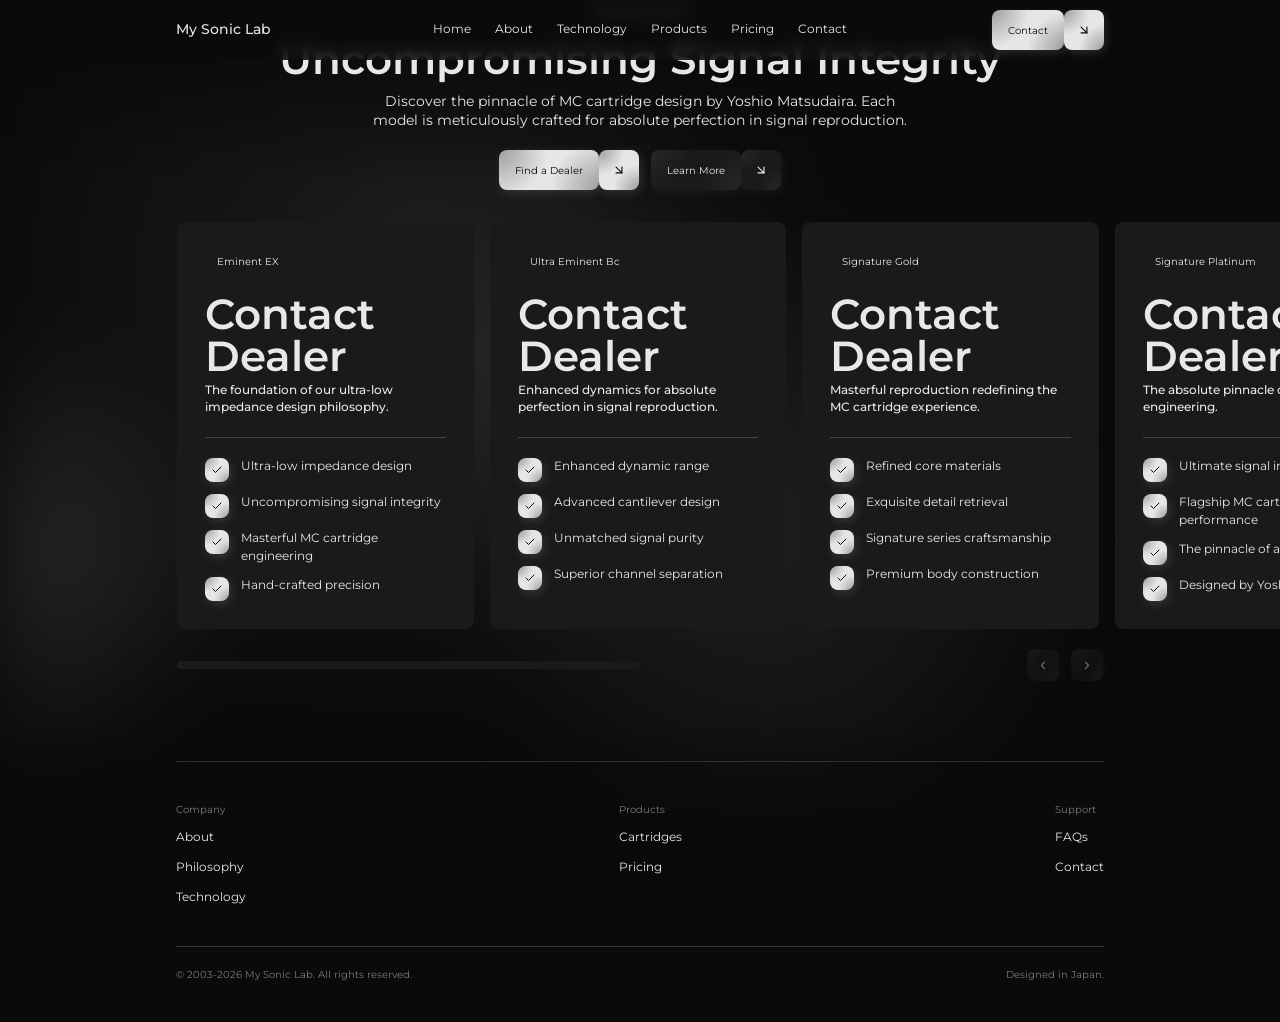
<file: son/pricing/index.html>
<!DOCTYPE html><html lang="en"><div id="in-page-channel-node-id" data-channel-name="in_page_channel_j-L1Sh"></div><head>
    

    

    <meta charset="UTF-8">
    
    
    <link href="css2.css" rel="stylesheet">
    <link rel="icon" type="image/svg+xml" href="favicon.svg">
    <meta name="viewport" content="width=device-width, initial-scale=1.0">
    <title>Cartridge Lineup — My Sonic Lab</title>
  <style type="text/css" data-vite-dev-id="/home/user/projects/242f5946-1cf4-4e0b-8a5a-86b247b03614/src/index.css">
@import url("css2-1.css");
@layer properties;
@layer theme, base, components, utilities;
/*! tailwindcss v4.2.2 | MIT License | https://tailwindcss.com */
@layer theme {
  :root, :host {
    --font-serif: ui-serif, Georgia, Cambria, "Times New Roman", Times, serif;
    --color-red-50: oklch(97.1% 0.013 17.38);
    --color-red-300: oklch(80.8% 0.114 19.571);
    --color-red-400: oklch(70.4% 0.191 22.216);
    --color-red-500: oklch(63.7% 0.237 25.331);
    --color-red-600: oklch(57.7% 0.245 27.325);
    --color-green-500: oklch(72.3% 0.219 149.579);
    --color-black: #000;
    --color-white: #fff;
    --spacing: 0.25rem;
    --container-xs: 20rem;
    --container-sm: 24rem;
    --container-md: 28rem;
    --container-lg: 32rem;
    --container-xl: 36rem;
    --container-4xl: 56rem;
    --container-7xl: 80rem;
    --text-xs: var(--text-xs);
    --text-xs--line-height: calc(1 / 0.75);
    --text-sm: var(--text-sm);
    --text-sm--line-height: calc(1.25 / 0.875);
    --text-base: var(--text-base);
    --text-base--line-height: calc(1.5 / 1);
    --text-lg: var(--text-lg);
    --text-lg--line-height: calc(1.75 / 1.125);
    --text-xl: var(--text-xl);
    --text-xl--line-height: calc(1.75 / 1.25);
    --text-2xl: var(--text-2xl);
    --text-2xl--line-height: calc(2 / 1.5);
    --text-3xl: var(--text-3xl);
    --text-3xl--line-height: calc(2.25 / 1.875);
    --text-4xl: var(--text-4xl);
    --text-4xl--line-height: calc(2.5 / 2.25);
    --text-5xl: var(--text-5xl);
    --text-5xl--line-height: 1;
    --text-6xl: var(--text-6xl);
    --text-6xl--line-height: 1;
    --text-7xl: var(--text-7xl);
    --text-7xl--line-height: 1;
    --text-8xl: var(--text-8xl);
    --text-8xl--line-height: 1;
    --text-9xl: var(--text-9xl);
    --text-9xl--line-height: 1;
    --font-weight-normal: 400;
    --font-weight-medium: 500;
    --font-weight-semibold: 600;
    --font-weight-bold: 700;
    --tracking-tight: -0.025em;
    --tracking-wide: 0.025em;
    --tracking-widest: 0.1em;
    --leading-tight: 1.25;
    --leading-snug: 1.375;
    --leading-normal: 1.5;
    --leading-relaxed: 1.625;
    --radius-xl: 0.75rem;
    --radius-2xl: 1rem;
    --radius-3xl: 1.5rem;
    --radius-4xl: 2rem;
    --drop-shadow-lg: 0 4px 4px rgb(0 0 0 / 0.15);
    --drop-shadow-2xl: 0 25px 25px rgb(0 0 0 / 0.15);
    --ease-out: cubic-bezier(0, 0, 0.2, 1);
    --ease-in-out: cubic-bezier(0.4, 0, 0.2, 1);
    --animate-spin: spin 1s linear infinite;
    --animate-pulse: pulse 2s cubic-bezier(0.4, 0, 0.6, 1) infinite;
    --blur-xs: 4px;
    --blur-sm: 8px;
    --blur-md: 12px;
    --blur-lg: 16px;
    --blur-xl: 24px;
    --blur-3xl: 64px;
    --perspective-distant: 1200px;
    --aspect-video: 16 / 9;
    --default-transition-duration: 150ms;
    --default-transition-timing-function: cubic-bezier(0.4, 0, 0.2, 1);
    --default-font-family: 'Montserrat', sans-serif;
    --default-mono-font-family: monospace;
    --radius: var(--radius);
    --color-background: var(--background);
    --color-card: var(--card);
    --color-foreground: var(--foreground);
    --color-primary-cta: var(--primary-cta);
    --color-primary-cta-text: var(--primary-cta-text);
    --color-secondary-cta: var(--secondary-cta);
    --color-accent: var(--accent);
    --color-background-accent: var(--background-accent);
    --width-content-width: var(--width-content-width);
    --width-carousel-padding: var(--width-carousel-padding);
    --width-carousel-padding-controls: var(--width-carousel-padding-controls);
    --width-carousel-item-2: var(--width-carousel-item-2);
    --width-carousel-item-3: var(--width-carousel-item-3);
    --width-carousel-item-4: var(--width-carousel-item-4);
    --text-2xs: var(--text-2xs);
  }
}
@layer base {
  *, ::after, ::before, ::backdrop, ::file-selector-button {
    box-sizing: border-box;
    margin: 0;
    padding: 0;
    border: 0 solid;
  }
  html, :host {
    line-height: 1.5;
    -webkit-text-size-adjust: 100%;
    tab-size: 4;
    font-family: var(--default-font-family, ui-sans-serif, system-ui, sans-serif, "Apple Color Emoji", "Segoe UI Emoji", "Segoe UI Symbol", "Noto Color Emoji");
    font-feature-settings: var(--default-font-feature-settings, normal);
    font-variation-settings: var(--default-font-variation-settings, normal);
    -webkit-tap-highlight-color: transparent;
  }
  hr {
    height: 0;
    color: inherit;
    border-top-width: 1px;
  }
  abbr:where([title]) {
    -webkit-text-decoration: underline dotted;
    text-decoration: underline dotted;
  }
  h1, h2, h3, h4, h5, h6 {
    font-size: inherit;
    font-weight: inherit;
  }
  a {
    color: inherit;
    -webkit-text-decoration: inherit;
    text-decoration: inherit;
  }
  b, strong {
    font-weight: bolder;
  }
  code, kbd, samp, pre {
    font-family: var(--default-mono-font-family, ui-monospace, SFMono-Regular, Menlo, Monaco, Consolas, "Liberation Mono", "Courier New", monospace);
    font-feature-settings: var(--default-mono-font-feature-settings, normal);
    font-variation-settings: var(--default-mono-font-variation-settings, normal);
    font-size: 1em;
  }
  small {
    font-size: 80%;
  }
  sub, sup {
    font-size: 75%;
    line-height: 0;
    position: relative;
    vertical-align: baseline;
  }
  sub {
    bottom: -0.25em;
  }
  sup {
    top: -0.5em;
  }
  table {
    text-indent: 0;
    border-color: inherit;
    border-collapse: collapse;
  }
  :-moz-focusring {
    outline: auto;
  }
  progress {
    vertical-align: baseline;
  }
  summary {
    display: list-item;
  }
  ol, ul, menu {
    list-style: none;
  }
  img, svg, video, canvas, audio, iframe, embed, object {
    display: block;
    vertical-align: middle;
  }
  img, video {
    max-width: 100%;
    height: auto;
  }
  button, input, select, optgroup, textarea, ::file-selector-button {
    font: inherit;
    font-feature-settings: inherit;
    font-variation-settings: inherit;
    letter-spacing: inherit;
    color: inherit;
    border-radius: 0;
    background-color: transparent;
    opacity: 1;
  }
  :where(select:is([multiple], [size])) optgroup {
    font-weight: bolder;
  }
  :where(select:is([multiple], [size])) optgroup option {
    padding-inline-start: 20px;
  }
  ::file-selector-button {
    margin-inline-end: 4px;
  }
  ::placeholder {
    opacity: 1;
  }
  @supports (not (-webkit-appearance: -apple-pay-button))  or (contain-intrinsic-size: 1px) {
    ::placeholder {
      color: currentcolor;
      @supports (color: color-mix(in lab, red, red)) {
        color: color-mix(in oklab, currentcolor 50%, transparent);
      }
    }
  }
  textarea {
    resize: vertical;
  }
  ::-webkit-search-decoration {
    -webkit-appearance: none;
  }
  ::-webkit-date-and-time-value {
    min-height: 1lh;
    text-align: inherit;
  }
  ::-webkit-datetime-edit {
    display: inline-flex;
  }
  ::-webkit-datetime-edit-fields-wrapper {
    padding: 0;
  }
  ::-webkit-datetime-edit, ::-webkit-datetime-edit-year-field, ::-webkit-datetime-edit-month-field, ::-webkit-datetime-edit-day-field, ::-webkit-datetime-edit-hour-field, ::-webkit-datetime-edit-minute-field, ::-webkit-datetime-edit-second-field, ::-webkit-datetime-edit-millisecond-field, ::-webkit-datetime-edit-meridiem-field {
    padding-block: 0;
  }
  ::-webkit-calendar-picker-indicator {
    line-height: 1;
  }
  :-moz-ui-invalid {
    box-shadow: none;
  }
  button, input:where([type="button"], [type="reset"], [type="submit"]), ::file-selector-button {
    appearance: button;
  }
  ::-webkit-inner-spin-button, ::-webkit-outer-spin-button {
    height: auto;
  }
  [hidden]:where(:not([hidden="until-found"])) {
    display: none !important;
  }
}
@layer utilities {
  .\@container\/field-group {
    container-type: inline-size;
    container-name: field-group;
  }
  .pointer-events-auto {
    pointer-events: auto;
  }
  .pointer-events-none {
    pointer-events: none;
  }
  .invisible {
    visibility: hidden;
  }
  .visible {
    visibility: visible;
  }
  .sr-only {
    position: absolute;
    width: 1px;
    height: 1px;
    padding: 0;
    margin: -1px;
    overflow: hidden;
    clip-path: inset(50%);
    white-space: nowrap;
    border-width: 0;
  }
  .absolute {
    position: absolute;
  }
  .fixed {
    position: fixed;
  }
  .relative {
    position: relative;
  }
  .static {
    position: static;
  }
  .sticky {
    position: sticky;
  }
  .inset-0 {
    inset: calc(var(--spacing) * 0);
  }
  .inset-0\.5 {
    inset: calc(var(--spacing) * 0.5);
  }
  .inset-px {
    inset: 1px;
  }
  .-inset-x-px {
    inset-inline: -1px;
  }
  .inset-x-0 {
    inset-inline: calc(var(--spacing) * 0);
  }
  .inset-x-1 {
    inset-inline: calc(var(--spacing) * 1);
  }
  .inset-x-2 {
    inset-inline: calc(var(--spacing) * 2);
  }
  .inset-x-3 {
    inset-inline: calc(var(--spacing) * 3);
  }
  .inset-x-4 {
    inset-inline: calc(var(--spacing) * 4);
  }
  .inset-x-5 {
    inset-inline: calc(var(--spacing) * 5);
  }
  .inset-x-6 {
    inset-inline: calc(var(--spacing) * 6);
  }
  .inset-y-0 {
    inset-block: calc(var(--spacing) * 0);
  }
  .inset-y-1 {
    inset-block: calc(var(--spacing) * 1);
  }
  .start {
    inset-inline-start: var(--spacing);
  }
  .end {
    inset-inline-end: var(--spacing);
  }
  .-top-2 {
    top: calc(var(--spacing) * -2);
  }
  .-top-3 {
    top: calc(var(--spacing) * -3);
  }
  .-top-7 {
    top: calc(var(--spacing) * -7);
  }
  .-top-12 {
    top: calc(var(--spacing) * -12);
  }
  .-top-\[15\%\] {
    top: calc(15% * -1);
  }
  .-top-\[252px\] {
    top: calc(252px * -1);
  }
  .-top-\[352px\] {
    top: calc(352px * -1);
  }
  .-top-\[400px\] {
    top: calc(400px * -1);
  }
  .-top-\[571px\] {
    top: calc(571px * -1);
  }
  .top-0 {
    top: calc(var(--spacing) * 0);
  }
  .top-1 {
    top: calc(var(--spacing) * 1);
  }
  .top-1\.5 {
    top: calc(var(--spacing) * 1.5);
  }
  .top-1\/2 {
    top: calc(1 / 2 * 100%);
  }
  .top-2 {
    top: calc(var(--spacing) * 2);
  }
  .top-3 {
    top: calc(var(--spacing) * 3);
  }
  .top-3\.5 {
    top: calc(var(--spacing) * 3.5);
  }
  .top-4 {
    top: calc(var(--spacing) * 4);
  }
  .top-5 {
    top: calc(var(--spacing) * 5);
  }
  .top-8 {
    top: calc(var(--spacing) * 8);
  }
  .top-15\/100 {
    top: calc(15 / 100 * 100%);
  }
  .top-\[-20vh\] {
    top: -20vh;
  }
  .top-\[-30vh\] {
    top: -30vh;
  }
  .top-\[1px\] {
    top: 1px;
  }
  .top-\[5\%\] {
    top: 5%;
  }
  .top-\[25vw\] {
    top: 25vw;
  }
  .top-\[28\%\] {
    top: 28%;
  }
  .top-\[40\%\] {
    top: 40%;
  }
  .top-\[50\%\] {
    top: 50%;
  }
  .top-\[60\%\] {
    top: 60%;
  }
  .top-full {
    top: 100%;
  }
  .-right-2 {
    right: calc(var(--spacing) * -2);
  }
  .-right-3 {
    right: calc(var(--spacing) * -3);
  }
  .-right-12 {
    right: calc(var(--spacing) * -12);
  }
  .-right-\[33vw\] {
    right: calc(33vw * -1);
  }
  .-right-\[36vw\] {
    right: calc(36vw * -1);
  }
  .right-0 {
    right: calc(var(--spacing) * 0);
  }
  .right-1 {
    right: calc(var(--spacing) * 1);
  }
  .right-2 {
    right: calc(var(--spacing) * 2);
  }
  .right-3 {
    right: calc(var(--spacing) * 3);
  }
  .right-4 {
    right: calc(var(--spacing) * 4);
  }
  .right-5 {
    right: calc(var(--spacing) * 5);
  }
  .right-6 {
    right: calc(var(--spacing) * 6);
  }
  .right-\[2\.5vw\] {
    right: 2.5vw;
  }
  .right-\[5\%\] {
    right: 5%;
  }
  .right-\[calc\(\(100vw-var\(--width-content-width\)\)\/2\)\] {
    right: calc((100vw - var(--width-content-width)) / 2);
  }
  .right-full {
    right: 100%;
  }
  .-bottom-2 {
    bottom: calc(var(--spacing) * -2);
  }
  .-bottom-3 {
    bottom: calc(var(--spacing) * -3);
  }
  .-bottom-12 {
    bottom: calc(var(--spacing) * -12);
  }
  .-bottom-\[9vh\] {
    bottom: calc(9vh * -1);
  }
  .-bottom-\[46px\] {
    bottom: calc(46px * -1);
  }
  .-bottom-\[61vh\] {
    bottom: calc(61vh * -1);
  }
  .-bottom-\[62vh\] {
    bottom: calc(62vh * -1);
  }
  .-bottom-\[920px\] {
    bottom: calc(920px * -1);
  }
  .-bottom-px {
    bottom: -1px;
  }
  .bottom-0 {
    bottom: calc(var(--spacing) * 0);
  }
  .bottom-1 {
    bottom: calc(var(--spacing) * 1);
  }
  .bottom-2 {
    bottom: calc(var(--spacing) * 2);
  }
  .bottom-3 {
    bottom: calc(var(--spacing) * 3);
  }
  .bottom-4 {
    bottom: calc(var(--spacing) * 4);
  }
  .bottom-5 {
    bottom: calc(var(--spacing) * 5);
  }
  .bottom-6 {
    bottom: calc(var(--spacing) * 6);
  }
  .bottom-\[-40vh\] {
    bottom: -40vh;
  }
  .bottom-\[5\%\] {
    bottom: 5%;
  }
  .bottom-\[25vh\] {
    bottom: 25vh;
  }
  .bottom-\[calc\(var\(--spacing-4\)\+var\(--spacing-4\)\)\] {
    bottom: calc(var(--spacing-4) + var(--spacing-4));
  }
  .bottom-full {
    bottom: 100%;
  }
  .-left-2 {
    left: calc(var(--spacing) * -2);
  }
  .-left-3 {
    left: calc(var(--spacing) * -3);
  }
  .-left-7 {
    left: calc(var(--spacing) * -7);
  }
  .-left-12 {
    left: calc(var(--spacing) * -12);
  }
  .-left-\[15\%\] {
    left: calc(15% * -1);
  }
  .-left-\[33vw\] {
    left: calc(33vw * -1);
  }
  .-left-\[36vw\] {
    left: calc(36vw * -1);
  }
  .-left-\[373px\] {
    left: calc(373px * -1);
  }
  .-left-full {
    left: -100%;
  }
  .left-0 {
    left: calc(var(--spacing) * 0);
  }
  .left-1 {
    left: calc(var(--spacing) * 1);
  }
  .left-1\/2 {
    left: calc(1 / 2 * 100%);
  }
  .left-2 {
    left: calc(var(--spacing) * 2);
  }
  .left-3 {
    left: calc(var(--spacing) * 3);
  }
  .left-4 {
    left: calc(var(--spacing) * 4);
  }
  .left-5 {
    left: calc(var(--spacing) * 5);
  }
  .left-6 {
    left: calc(var(--spacing) * 6);
  }
  .left-\[2vw\] {
    left: 2vw;
  }
  .left-\[5\%\] {
    left: 5%;
  }
  .left-\[50\%\] {
    left: 50%;
  }
  .left-\[calc\(\(100vw-var\(--width-content-width\)\)\/2\)\] {
    left: calc((100vw - var(--width-content-width)) / 2);
  }
  .left-\[calc\(50\%-7\.5px\)\] {
    left: calc(50% - 7.5px);
  }
  .left-\[calc\(50\%-10px\)\] {
    left: calc(50% - 10px);
  }
  .left-\[calc\(50\%-17\.5px\)\] {
    left: calc(50% - 17.5px);
  }
  .left-\[calc\(50\%-20px\)\] {
    left: calc(50% - 20px);
  }
  .left-\[calc\(50\%-432\.5px\)\] {
    left: calc(50% - 432.5px);
  }
  .left-\[calc\(50\%-599px\)\] {
    left: calc(50% - 599px);
  }
  .left-\[calc\(var\(--vw-1\)\*2\)\] {
    left: calc(var(--vw-1) * 2);
  }
  .left-full {
    left: 100%;
  }
  .isolate {
    isolation: isolate;
  }
  .-z-10 {
    z-index: calc(10 * -1);
  }
  .z-0 {
    z-index: 0;
  }
  .z-1 {
    z-index: 1;
  }
  .z-2 {
    z-index: 2;
  }
  .z-10 {
    z-index: 10;
  }
  .z-20 {
    z-index: 20;
  }
  .z-30 {
    z-index: 30;
  }
  .z-40 {
    z-index: 40;
  }
  .z-50 {
    z-index: 50;
  }
  .z-100 {
    z-index: 100;
  }
  .z-110 {
    z-index: 110;
  }
  .z-999 {
    z-index: 999;
  }
  .z-1000 {
    z-index: 1000;
  }
  .z-1001 {
    z-index: 1001;
  }
  .z-99999 {
    z-index: 99999;
  }
  .z-\[1\] {
    z-index: 1;
  }
  .z-\[100\] {
    z-index: 100;
  }
  .z-\[99999\] {
    z-index: 99999;
  }
  .order-1 {
    order: 1;
  }
  .order-2 {
    order: 2;
  }
  .order-first {
    order: -9999;
  }
  .order-last {
    order: 9999;
  }
  .col-span-1 {
    grid-column: span 1 / span 1;
  }
  .col-start-1 {
    grid-column-start: 1;
  }
  .row-start-1 {
    grid-row-start: 1;
  }
  .container {
    width: 100%;
    @media (width >= 40rem) {
      max-width: 40rem;
    }
    @media (width >= 48rem) {
      max-width: 48rem;
    }
    @media (width >= 64rem) {
      max-width: 64rem;
    }
    @media (width >= 80rem) {
      max-width: 80rem;
    }
    @media (width >= 96rem) {
      max-width: 96rem;
    }
  }
  .\!m-0 {
    margin: calc(var(--spacing) * 0) !important;
  }
  .m-0 {
    margin: calc(var(--spacing) * 0);
  }
  .m-1 {
    margin: calc(var(--spacing) * 1);
  }
  .m-8 {
    margin: calc(var(--spacing) * 8);
  }
  .m-9 {
    margin: calc(var(--spacing) * 9);
  }
  .m-10 {
    margin: calc(var(--spacing) * 10);
  }
  .m-12 {
    margin: calc(var(--spacing) * 12);
  }
  .m-16 {
    margin: calc(var(--spacing) * 16);
  }
  .-mx-1 {
    margin-inline: calc(var(--spacing) * -1);
  }
  .-mx-\[4\%\] {
    margin-inline: calc(4% * -1);
  }
  .mx-1 {
    margin-inline: calc(var(--spacing) * 1);
  }
  .mx-2 {
    margin-inline: calc(var(--spacing) * 2);
  }
  .mx-3 {
    margin-inline: calc(var(--spacing) * 3);
  }
  .mx-3\.5 {
    margin-inline: calc(var(--spacing) * 3.5);
  }
  .mx-\[0\.25em\] {
    margin-inline: 0.25em;
  }
  .mx-auto {
    margin-inline: auto;
  }
  .-my-2 {
    margin-block: calc(var(--spacing) * -2);
  }
  .my-0 {
    margin-block: calc(var(--spacing) * 0);
  }
  .my-0\.5 {
    margin-block: calc(var(--spacing) * 0.5);
  }
  .my-1 {
    margin-block: calc(var(--spacing) * 1);
  }
  .my-4 {
    margin-block: calc(var(--spacing) * 4);
  }
  .my-5 {
    margin-block: calc(var(--spacing) * 5);
  }
  .my-8 {
    margin-block: calc(var(--spacing) * 8);
  }
  .my-20 {
    margin-block: calc(var(--spacing) * 20);
  }
  .-mt-1 {
    margin-top: calc(var(--spacing) * -1);
  }
  .-mt-4 {
    margin-top: calc(var(--spacing) * -4);
  }
  .-mt-5 {
    margin-top: calc(var(--spacing) * -5);
  }
  .mt-0\.5 {
    margin-top: calc(var(--spacing) * 0.5);
  }
  .mt-0\.75 {
    margin-top: calc(var(--spacing) * 0.75);
  }
  .mt-1 {
    margin-top: calc(var(--spacing) * 1);
  }
  .mt-1\.5 {
    margin-top: calc(var(--spacing) * 1.5);
  }
  .mt-2 {
    margin-top: calc(var(--spacing) * 2);
  }
  .mt-3 {
    margin-top: calc(var(--spacing) * 3);
  }
  .mt-4 {
    margin-top: calc(var(--spacing) * 4);
  }
  .mt-5 {
    margin-top: calc(var(--spacing) * 5);
  }
  .mt-6 {
    margin-top: calc(var(--spacing) * 6);
  }
  .mt-8 {
    margin-top: calc(var(--spacing) * 8);
  }
  .mt-12 {
    margin-top: calc(var(--spacing) * 12);
  }
  .mt-20 {
    margin-top: calc(var(--spacing) * 20);
  }
  .mt-24 {
    margin-top: calc(var(--spacing) * 24);
  }
  .mt-\[-0\.25em\] {
    margin-top: -0.25em;
  }
  .mt-auto {
    margin-top: auto;
  }
  .mr-1 {
    margin-right: calc(var(--spacing) * 1);
  }
  .mr-2 {
    margin-right: calc(var(--spacing) * 2);
  }
  .mr-3 {
    margin-right: calc(var(--spacing) * 3);
  }
  .mr-5 {
    margin-right: calc(var(--spacing) * 5);
  }
  .-mb-\[0\.1em\] {
    margin-bottom: calc(0.1em * -1);
  }
  .mb-0\.5 {
    margin-bottom: calc(var(--spacing) * 0.5);
  }
  .mb-1 {
    margin-bottom: calc(var(--spacing) * 1);
  }
  .mb-2 {
    margin-bottom: calc(var(--spacing) * 2);
  }
  .mb-3 {
    margin-bottom: calc(var(--spacing) * 3);
  }
  .mb-4 {
    margin-bottom: calc(var(--spacing) * 4);
  }
  .mb-5 {
    margin-bottom: calc(var(--spacing) * 5);
  }
  .mb-6 {
    margin-bottom: calc(var(--spacing) * 6);
  }
  .mb-8 {
    margin-bottom: calc(var(--spacing) * 8);
  }
  .mb-10 {
    margin-bottom: calc(var(--spacing) * 10);
  }
  .mb-20 {
    margin-bottom: calc(var(--spacing) * 20);
  }
  .-ml-3 {
    margin-left: calc(var(--spacing) * -3);
  }
  .-ml-4 {
    margin-left: calc(var(--spacing) * -4);
  }
  .-ml-5 {
    margin-left: calc(var(--spacing) * -5);
  }
  .-ml-15 {
    margin-left: calc(var(--spacing) * -15);
  }
  .ml-1 {
    margin-left: calc(var(--spacing) * 1);
  }
  .ml-2 {
    margin-left: calc(var(--spacing) * 2);
  }
  .ml-4 {
    margin-left: calc(var(--spacing) * 4);
  }
  .ml-auto {
    margin-left: auto;
  }
  .line-clamp-2 {
    overflow: hidden;
    display: -webkit-box;
    -webkit-box-orient: vertical;
    -webkit-line-clamp: 2;
  }
  .line-clamp-3 {
    overflow: hidden;
    display: -webkit-box;
    -webkit-box-orient: vertical;
    -webkit-line-clamp: 3;
  }
  .block {
    display: block;
  }
  .flex {
    display: flex;
  }
  .grid {
    display: grid;
  }
  .hidden {
    display: none;
  }
  .inline {
    display: inline;
  }
  .inline-block {
    display: inline-block;
  }
  .inline-flex {
    display: inline-flex;
  }
  .table {
    display: table;
  }
  .aspect-2\/1 {
    aspect-ratio: 2/1;
  }
  .aspect-3\/2 {
    aspect-ratio: 3/2;
  }
  .aspect-3\/4 {
    aspect-ratio: 3/4;
  }
  .aspect-4\/3 {
    aspect-ratio: 4/3;
  }
  .aspect-4\/5 {
    aspect-ratio: 4/5;
  }
  .aspect-5\/6 {
    aspect-ratio: 5/6;
  }
  .aspect-6\/7 {
    aspect-ratio: 6/7;
  }
  .aspect-9\/16 {
    aspect-ratio: 9/16;
  }
  .aspect-square {
    aspect-ratio: 1 / 1;
  }
  .aspect-video {
    aspect-ratio: var(--aspect-video);
  }
  .size-1\/2 {
    width: calc(1 / 2 * 100%);
    height: calc(1 / 2 * 100%);
  }
  .size-2 {
    width: calc(var(--spacing) * 2);
    height: calc(var(--spacing) * 2);
  }
  .size-2\.5 {
    width: calc(var(--spacing) * 2.5);
    height: calc(var(--spacing) * 2.5);
  }
  .size-3 {
    width: calc(var(--spacing) * 3);
    height: calc(var(--spacing) * 3);
  }
  .size-3\.5 {
    width: calc(var(--spacing) * 3.5);
    height: calc(var(--spacing) * 3.5);
  }
  .size-4 {
    width: calc(var(--spacing) * 4);
    height: calc(var(--spacing) * 4);
  }
  .size-4\/10 {
    width: calc(4 / 10 * 100%);
    height: calc(4 / 10 * 100%);
  }
  .size-5 {
    width: calc(var(--spacing) * 5);
    height: calc(var(--spacing) * 5);
  }
  .size-6 {
    width: calc(var(--spacing) * 6);
    height: calc(var(--spacing) * 6);
  }
  .size-7 {
    width: calc(var(--spacing) * 7);
    height: calc(var(--spacing) * 7);
  }
  .size-8 {
    width: calc(var(--spacing) * 8);
    height: calc(var(--spacing) * 8);
  }
  .size-9 {
    width: calc(var(--spacing) * 9);
    height: calc(var(--spacing) * 9);
  }
  .size-10 {
    width: calc(var(--spacing) * 10);
    height: calc(var(--spacing) * 10);
  }
  .size-12 {
    width: calc(var(--spacing) * 12);
    height: calc(var(--spacing) * 12);
  }
  .size-14 {
    width: calc(var(--spacing) * 14);
    height: calc(var(--spacing) * 14);
  }
  .size-16 {
    width: calc(var(--spacing) * 16);
    height: calc(var(--spacing) * 16);
  }
  .size-18 {
    width: calc(var(--spacing) * 18);
    height: calc(var(--spacing) * 18);
  }
  .size-20 {
    width: calc(var(--spacing) * 20);
    height: calc(var(--spacing) * 20);
  }
  .size-22 {
    width: calc(var(--spacing) * 22);
    height: calc(var(--spacing) * 22);
  }
  .size-24 {
    width: calc(var(--spacing) * 24);
    height: calc(var(--spacing) * 24);
  }
  .size-40 {
    width: calc(var(--spacing) * 40);
    height: calc(var(--spacing) * 40);
  }
  .size-60 {
    width: calc(var(--spacing) * 60);
    height: calc(var(--spacing) * 60);
  }
  .size-80 {
    width: calc(var(--spacing) * 80);
    height: calc(var(--spacing) * 80);
  }
  .size-100 {
    width: calc(var(--spacing) * 100);
    height: calc(var(--spacing) * 100);
  }
  .size-\[--cell-size\] {
    width: --cell-size;
    height: --cell-size;
  }
  .size-\[1em\] {
    width: 1em;
    height: 1em;
  }
  .size-full {
    width: 100%;
    height: 100%;
  }
  .h-\(--text-7xl\) {
    height: var(--text-7xl);
  }
  .h-\(--text-base\) {
    height: var(--text-base);
  }
  .h-\(--text-sm\) {
    height: var(--text-sm);
  }
  .h-\(--text-xl\) {
    height: var(--text-xl);
  }
  .h-0\.5 {
    height: calc(var(--spacing) * 0.5);
  }
  .h-1 {
    height: calc(var(--spacing) * 1);
  }
  .h-1\.5 {
    height: calc(var(--spacing) * 1.5);
  }
  .h-1\/2 {
    height: calc(1 / 2 * 100%);
  }
  .h-1\/3 {
    height: calc(1 / 3 * 100%);
  }
  .h-2 {
    height: calc(var(--spacing) * 2);
  }
  .h-2\.5 {
    height: calc(var(--spacing) * 2.5);
  }
  .h-2\/5 {
    height: calc(2 / 5 * 100%);
  }
  .h-3 {
    height: calc(var(--spacing) * 3);
  }
  .h-3\.5 {
    height: calc(var(--spacing) * 3.5);
  }
  .h-4 {
    height: calc(var(--spacing) * 4);
  }
  .h-4\/5 {
    height: calc(4 / 5 * 100%);
  }
  .h-5 {
    height: calc(var(--spacing) * 5);
  }
  .h-5\/10 {
    height: calc(5 / 10 * 100%);
  }
  .h-6 {
    height: calc(var(--spacing) * 6);
  }
  .h-7 {
    height: calc(var(--spacing) * 7);
  }
  .h-8 {
    height: calc(var(--spacing) * 8);
  }
  .h-9 {
    height: calc(var(--spacing) * 9);
  }
  .h-10 {
    height: calc(var(--spacing) * 10);
  }
  .h-11 {
    height: calc(var(--spacing) * 11);
  }
  .h-12 {
    height: calc(var(--spacing) * 12);
  }
  .h-13 {
    height: calc(var(--spacing) * 13);
  }
  .h-14 {
    height: calc(var(--spacing) * 14);
  }
  .h-15 {
    height: calc(var(--spacing) * 15);
  }
  .h-20 {
    height: calc(var(--spacing) * 20);
  }
  .h-30 {
    height: calc(var(--spacing) * 30);
  }
  .h-36 {
    height: calc(var(--spacing) * 36);
  }
  .h-48 {
    height: calc(var(--spacing) * 48);
  }
  .h-60 {
    height: calc(var(--spacing) * 60);
  }
  .h-70\/100 {
    height: calc(70 / 100 * 100%);
  }
  .h-72 {
    height: calc(var(--spacing) * 72);
  }
  .h-80 {
    height: calc(var(--spacing) * 80);
  }
  .h-90 {
    height: calc(var(--spacing) * 90);
  }
  .h-96 {
    height: calc(var(--spacing) * 96);
  }
  .h-100 {
    height: calc(var(--spacing) * 100);
  }
  .h-150 {
    height: calc(var(--spacing) * 150);
  }
  .h-\[--cell-size\] {
    height: --cell-size;
  }
  .h-\[1em\] {
    height: 1em;
  }
  .h-\[1px\] {
    height: 1px;
  }
  .h-\[12vh\] {
    height: 12vh;
  }
  .h-\[20em\] {
    height: 20em;
  }
  .h-\[50svh\] {
    height: 50svh;
  }
  .h-\[50vh\] {
    height: 50vh;
  }
  .h-\[70vh\] {
    height: 70vh;
  }
  .h-\[90svh\] {
    height: 90svh;
  }
  .h-\[92px\] {
    height: 92px;
  }
  .h-\[105vh\] {
    height: 105vh;
  }
  .h-\[110vh\] {
    height: 110vh;
  }
  .h-\[120\%\] {
    height: 120%;
  }
  .h-\[129vh\] {
    height: 129vh;
  }
  .h-\[130\%\] {
    height: 130%;
  }
  .h-\[140vw\] {
    height: 140vw;
  }
  .h-\[150vh\] {
    height: 150vh;
  }
  .h-\[150vw\] {
    height: 150vw;
  }
  .h-\[179vh\] {
    height: 179vh;
  }
  .h-\[300vh\] {
    height: 300vh;
  }
  .h-\[450px\] {
    height: 450px;
  }
  .h-\[929px\] {
    height: 929px;
  }
  .h-\[calc\(var\(--text-base\)\*1\.25\)\] {
    height: calc(var(--text-base) * 1.25);
  }
  .h-\[var\(--radix-navigation-menu-viewport-height\)\] {
    height: var(--radix-navigation-menu-viewport-height);
  }
  .h-\[var\(--radix-select-trigger-height\)\] {
    height: var(--radix-select-trigger-height);
  }
  .h-auto {
    height: auto;
  }
  .h-fit {
    height: fit-content;
  }
  .h-full {
    height: 100%;
  }
  .h-max {
    height: max-content;
  }
  .h-px {
    height: 1px;
  }
  .h-screen {
    height: 100vh;
  }
  .h-svh {
    height: 100svh;
  }
  .max-h-96 {
    max-height: calc(var(--spacing) * 96);
  }
  .max-h-\[--radix-context-menu-content-available-height\] {
    max-height: --radix-context-menu-content-available-height;
  }
  .max-h-\[300px\] {
    max-height: 300px;
  }
  .max-h-\[var\(--radix-dropdown-menu-content-available-height\)\] {
    max-height: var(--radix-dropdown-menu-content-available-height);
  }
  .max-h-screen {
    max-height: 100vh;
  }
  .min-h-0 {
    min-height: calc(var(--spacing) * 0);
  }
  .min-h-8 {
    min-height: calc(var(--spacing) * 8);
  }
  .min-h-9 {
    min-height: calc(var(--spacing) * 9);
  }
  .min-h-10 {
    min-height: calc(var(--spacing) * 10);
  }
  .min-h-24 {
    min-height: calc(var(--spacing) * 24);
  }
  .min-h-60 {
    min-height: calc(var(--spacing) * 60);
  }
  .min-h-70 {
    min-height: calc(var(--spacing) * 70);
  }
  .min-h-80 {
    min-height: calc(var(--spacing) * 80);
  }
  .min-h-100 {
    min-height: calc(var(--spacing) * 100);
  }
  .min-h-\[60px\] {
    min-height: 60px;
  }
  .min-h-\[80px\] {
    min-height: 80px;
  }
  .min-h-svh {
    min-height: 100svh;
  }
  .w-0 {
    width: calc(var(--spacing) * 0);
  }
  .w-0\.5 {
    width: calc(var(--spacing) * 0.5);
  }
  .w-1 {
    width: calc(var(--spacing) * 1);
  }
  .w-1\/2 {
    width: calc(1 / 2 * 100%);
  }
  .w-1\/3 {
    width: calc(1 / 3 * 100%);
  }
  .w-2 {
    width: calc(var(--spacing) * 2);
  }
  .w-2\.5 {
    width: calc(var(--spacing) * 2.5);
  }
  .w-2\/5 {
    width: calc(2 / 5 * 100%);
  }
  .w-3 {
    width: calc(var(--spacing) * 3);
  }
  .w-3\.5 {
    width: calc(var(--spacing) * 3.5);
  }
  .w-3\/4 {
    width: calc(3 / 4 * 100%);
  }
  .w-3\/5 {
    width: calc(3 / 5 * 100%);
  }
  .w-4 {
    width: calc(var(--spacing) * 4);
  }
  .w-4\/5 {
    width: calc(4 / 5 * 100%);
  }
  .w-5 {
    width: calc(var(--spacing) * 5);
  }
  .w-6 {
    width: calc(var(--spacing) * 6);
  }
  .w-6\/10 {
    width: calc(6 / 10 * 100%);
  }
  .w-7 {
    width: calc(var(--spacing) * 7);
  }
  .w-7xl {
    width: var(--container-7xl);
  }
  .w-8 {
    width: calc(var(--spacing) * 8);
  }
  .w-9 {
    width: calc(var(--spacing) * 9);
  }
  .w-9\/10 {
    width: calc(9 / 10 * 100%);
  }
  .w-10 {
    width: calc(var(--spacing) * 10);
  }
  .w-11 {
    width: calc(var(--spacing) * 11);
  }
  .w-12 {
    width: calc(var(--spacing) * 12);
  }
  .w-14 {
    width: calc(var(--spacing) * 14);
  }
  .w-20 {
    width: calc(var(--spacing) * 20);
  }
  .w-24 {
    width: calc(var(--spacing) * 24);
  }
  .w-25\/100 {
    width: calc(25 / 100 * 100%);
  }
  .w-28 {
    width: calc(var(--spacing) * 28);
  }
  .w-48 {
    width: calc(var(--spacing) * 48);
  }
  .w-60 {
    width: calc(var(--spacing) * 60);
  }
  .w-64 {
    width: calc(var(--spacing) * 64);
  }
  .w-65\/100 {
    width: calc(65 / 100 * 100%);
  }
  .w-72 {
    width: calc(var(--spacing) * 72);
  }
  .w-75\/100 {
    width: calc(75 / 100 * 100%);
  }
  .w-80 {
    width: calc(var(--spacing) * 80);
  }
  .w-95\/100 {
    width: calc(95 / 100 * 100%);
  }
  .w-96 {
    width: calc(var(--spacing) * 96);
  }
  .w-100 {
    width: calc(var(--spacing) * 100);
  }
  .w-\[--cell-size\] {
    width: --cell-size;
  }
  .w-\[--sidebar-width\] {
    width: --sidebar-width;
  }
  .w-\[1px\] {
    width: 1px;
  }
  .w-\[9vw\] {
    width: 9vw;
  }
  .w-\[10vw\] {
    width: 10vw;
  }
  .w-\[12\.5vw\] {
    width: 12.5vw;
  }
  .w-\[15em\] {
    width: 15em;
  }
  .w-\[15px\] {
    width: 15px;
  }
  .w-\[15vw\] {
    width: 15vw;
  }
  .w-\[20px\] {
    width: 20px;
  }
  .w-\[23\%\] {
    width: 23%;
  }
  .w-\[35\%\] {
    width: 35%;
  }
  .w-\[35px\] {
    width: 35px;
  }
  .w-\[40px\] {
    width: 40px;
  }
  .w-\[45vw\] {
    width: 45vw;
  }
  .w-\[49vw\] {
    width: 49vw;
  }
  .w-\[50vw\] {
    width: 50vw;
  }
  .w-\[55\%\] {
    width: 55%;
  }
  .w-\[70\%\] {
    width: 70%;
  }
  .w-\[100px\] {
    width: 100px;
  }
  .w-\[120vw\] {
    width: 120vw;
  }
  .w-\[130\%\] {
    width: 130%;
  }
  .w-\[150vw\] {
    width: 150vw;
  }
  .w-\[160px\] {
    width: 160px;
  }
  .w-\[865px\] {
    width: 865px;
  }
  .w-\[1142px\] {
    width: 1142px;
  }
  .w-\[1198px\] {
    width: 1198px;
  }
  .w-auto {
    width: auto;
  }
  .w-carousel-item-3 {
    width: var(--width-carousel-item-3);
  }
  .w-carousel-item-4 {
    width: var(--width-carousel-item-4);
  }
  .w-carousel-padding {
    width: var(--width-carousel-padding);
  }
  .w-carousel-padding-controls {
    width: var(--width-carousel-padding-controls);
  }
  .w-content-width {
    width: var(--width-content-width);
  }
  .w-fit {
    width: fit-content;
  }
  .w-full {
    width: 100%;
  }
  .w-lg {
    width: var(--container-lg);
  }
  .w-max {
    width: max-content;
  }
  .w-md {
    width: var(--container-md);
  }
  .w-px {
    width: 1px;
  }
  .w-screen {
    width: 100vw;
  }
  .w-xs {
    width: var(--container-xs);
  }
  .max-w-3\/4 {
    max-width: calc(3 / 4 * 100%);
  }
  .max-w-9\/10 {
    max-width: calc(9 / 10 * 100%);
  }
  .max-w-\[--skeleton-width\] {
    max-width: --skeleton-width;
  }
  .max-w-\[82px\] {
    max-width: 82px;
  }
  .max-w-\[95\%\] {
    max-width: 95%;
  }
  .max-w-\[340px\] {
    max-width: 340px;
  }
  .max-w-\[420px\] {
    max-width: 420px;
  }
  .max-w-full {
    max-width: 100%;
  }
  .max-w-lg {
    max-width: var(--container-lg);
  }
  .max-w-max {
    max-width: max-content;
  }
  .max-w-sm {
    max-width: var(--container-sm);
  }
  .max-w-xl {
    max-width: var(--container-xl);
  }
  .max-w-xs {
    max-width: var(--container-xs);
  }
  .min-w-0 {
    min-width: calc(var(--spacing) * 0);
  }
  .min-w-5 {
    min-width: calc(var(--spacing) * 5);
  }
  .min-w-8 {
    min-width: calc(var(--spacing) * 8);
  }
  .min-w-9 {
    min-width: calc(var(--spacing) * 9);
  }
  .min-w-10 {
    min-width: calc(var(--spacing) * 10);
  }
  .min-w-32 {
    min-width: calc(var(--spacing) * 32);
  }
  .min-w-\[--cell-size\] {
    min-width: --cell-size;
  }
  .min-w-\[8rem\] {
    min-width: 8rem;
  }
  .min-w-\[12rem\] {
    min-width: 12rem;
  }
  .min-w-\[30px\] {
    min-width: 30px;
  }
  .min-w-\[var\(--radix-select-trigger-width\)\] {
    min-width: var(--radix-select-trigger-width);
  }
  .flex-1 {
    flex: 1;
  }
  .flex-none {
    flex: none;
  }
  .shrink-0 {
    flex-shrink: 0;
  }
  .flex-grow {
    flex-grow: 1;
  }
  .grow {
    flex-grow: 1;
  }
  .grow-0 {
    flex-grow: 0;
  }
  .basis-full {
    flex-basis: 100%;
  }
  .caption-bottom {
    caption-side: bottom;
  }
  .border-collapse {
    border-collapse: collapse;
  }
  .origin-\[--radix-context-menu-content-transform-origin\] {
    transform-origin: --radix-context-menu-content-transform-origin;
  }
  .origin-\[--radix-dropdown-menu-content-transform-origin\] {
    transform-origin: --radix-dropdown-menu-content-transform-origin;
  }
  .origin-\[--radix-hover-card-content-transform-origin\] {
    transform-origin: --radix-hover-card-content-transform-origin;
  }
  .origin-\[--radix-menubar-content-transform-origin\] {
    transform-origin: --radix-menubar-content-transform-origin;
  }
  .origin-\[--radix-popover-content-transform-origin\] {
    transform-origin: --radix-popover-content-transform-origin;
  }
  .origin-center {
    transform-origin: center;
  }
  .origin-left {
    transform-origin: 0;
  }
  .origin-top {
    transform-origin: top;
  }
  .origin-top-right {
    transform-origin: 100% 0;
  }
  .-translate-x-1\/2 {
    --tw-translate-x: calc(calc(1 / 2 * 100%) * -1);
    translate: var(--tw-translate-x) var(--tw-translate-y);
  }
  .-translate-x-1\/4 {
    --tw-translate-x: calc(calc(1 / 4 * 100%) * -1);
    translate: var(--tw-translate-x) var(--tw-translate-y);
  }
  .-translate-x-3 {
    --tw-translate-x: calc(var(--spacing) * -3);
    translate: var(--tw-translate-x) var(--tw-translate-y);
  }
  .-translate-x-5 {
    --tw-translate-x: calc(var(--spacing) * -5);
    translate: var(--tw-translate-x) var(--tw-translate-y);
  }
  .-translate-x-6 {
    --tw-translate-x: calc(var(--spacing) * -6);
    translate: var(--tw-translate-x) var(--tw-translate-y);
  }
  .-translate-x-10 {
    --tw-translate-x: calc(var(--spacing) * -10);
    translate: var(--tw-translate-x) var(--tw-translate-y);
  }
  .-translate-x-\[12\%\] {
    --tw-translate-x: calc(12% * -1);
    translate: var(--tw-translate-x) var(--tw-translate-y);
  }
  .-translate-x-\[120\%\] {
    --tw-translate-x: calc(120% * -1);
    translate: var(--tw-translate-x) var(--tw-translate-y);
  }
  .-translate-x-\[calc\(-100\%\+2rem\)\] {
    --tw-translate-x: calc(calc(-100% + 2rem) * -1);
    translate: var(--tw-translate-x) var(--tw-translate-y);
  }
  .-translate-x-px {
    --tw-translate-x: -1px;
    translate: var(--tw-translate-x) var(--tw-translate-y);
  }
  .translate-x-0\.5 {
    --tw-translate-x: calc(var(--spacing) * 0.5);
    translate: var(--tw-translate-x) var(--tw-translate-y);
  }
  .translate-x-1\/2 {
    --tw-translate-x: calc(1 / 2 * 100%);
    translate: var(--tw-translate-x) var(--tw-translate-y);
  }
  .translate-x-1\/4 {
    --tw-translate-x: calc(1 / 4 * 100%);
    translate: var(--tw-translate-x) var(--tw-translate-y);
  }
  .translate-x-5 {
    --tw-translate-x: calc(var(--spacing) * 5);
    translate: var(--tw-translate-x) var(--tw-translate-y);
  }
  .translate-x-6 {
    --tw-translate-x: calc(var(--spacing) * 6);
    translate: var(--tw-translate-x) var(--tw-translate-y);
  }
  .translate-x-16 {
    --tw-translate-x: calc(var(--spacing) * 16);
    translate: var(--tw-translate-x) var(--tw-translate-y);
  }
  .translate-x-32 {
    --tw-translate-x: calc(var(--spacing) * 32);
    translate: var(--tw-translate-x) var(--tw-translate-y);
  }
  .translate-x-\[-50\%\] {
    --tw-translate-x: -50%;
    translate: var(--tw-translate-x) var(--tw-translate-y);
  }
  .translate-x-\[12\%\] {
    --tw-translate-x: 12%;
    translate: var(--tw-translate-x) var(--tw-translate-y);
  }
  .translate-x-px {
    --tw-translate-x: 1px;
    translate: var(--tw-translate-x) var(--tw-translate-y);
  }
  .-translate-y-1 {
    --tw-translate-y: calc(var(--spacing) * -1);
    translate: var(--tw-translate-x) var(--tw-translate-y);
  }
  .-translate-y-1\/2 {
    --tw-translate-y: calc(calc(1 / 2 * 100%) * -1);
    translate: var(--tw-translate-x) var(--tw-translate-y);
  }
  .-translate-y-5 {
    --tw-translate-y: calc(var(--spacing) * -5);
    translate: var(--tw-translate-x) var(--tw-translate-y);
  }
  .-translate-y-14 {
    --tw-translate-y: calc(var(--spacing) * -14);
    translate: var(--tw-translate-x) var(--tw-translate-y);
  }
  .-translate-y-\[8\%\] {
    --tw-translate-y: calc(8% * -1);
    translate: var(--tw-translate-x) var(--tw-translate-y);
  }
  .translate-y-0 {
    --tw-translate-y: calc(var(--spacing) * 0);
    translate: var(--tw-translate-x) var(--tw-translate-y);
  }
  .translate-y-1 {
    --tw-translate-y: calc(var(--spacing) * 1);
    translate: var(--tw-translate-x) var(--tw-translate-y);
  }
  .translate-y-1\/2 {
    --tw-translate-y: calc(1 / 2 * 100%);
    translate: var(--tw-translate-x) var(--tw-translate-y);
  }
  .translate-y-5 {
    --tw-translate-y: calc(var(--spacing) * 5);
    translate: var(--tw-translate-x) var(--tw-translate-y);
  }
  .translate-y-16 {
    --tw-translate-y: calc(var(--spacing) * 16);
    translate: var(--tw-translate-x) var(--tw-translate-y);
  }
  .translate-y-\[-50\%\] {
    --tw-translate-y: -50%;
    translate: var(--tw-translate-x) var(--tw-translate-y);
  }
  .translate-y-\[10\%\] {
    --tw-translate-y: 10%;
    translate: var(--tw-translate-x) var(--tw-translate-y);
  }
  .translate-y-full {
    --tw-translate-y: 100%;
    translate: var(--tw-translate-x) var(--tw-translate-y);
  }
  .scale-0 {
    --tw-scale-x: 0%;
    --tw-scale-y: 0%;
    --tw-scale-z: 0%;
    scale: var(--tw-scale-x) var(--tw-scale-y);
  }
  .scale-75 {
    --tw-scale-x: 75%;
    --tw-scale-y: 75%;
    --tw-scale-z: 75%;
    scale: var(--tw-scale-x) var(--tw-scale-y);
  }
  .scale-85 {
    --tw-scale-x: 85%;
    --tw-scale-y: 85%;
    --tw-scale-z: 85%;
    scale: var(--tw-scale-x) var(--tw-scale-y);
  }
  .scale-90 {
    --tw-scale-x: 90%;
    --tw-scale-y: 90%;
    --tw-scale-z: 90%;
    scale: var(--tw-scale-x) var(--tw-scale-y);
  }
  .scale-100 {
    --tw-scale-x: 100%;
    --tw-scale-y: 100%;
    --tw-scale-z: 100%;
    scale: var(--tw-scale-x) var(--tw-scale-y);
  }
  .scale-150 {
    --tw-scale-x: 150%;
    --tw-scale-y: 150%;
    --tw-scale-z: 150%;
    scale: var(--tw-scale-x) var(--tw-scale-y);
  }
  .scale-x-0 {
    --tw-scale-x: 0%;
    scale: var(--tw-scale-x) var(--tw-scale-y);
  }
  .scale-x-100 {
    --tw-scale-x: 100%;
    scale: var(--tw-scale-x) var(--tw-scale-y);
  }
  .-rotate-3 {
    rotate: calc(3deg * -1);
  }
  .-rotate-6 {
    rotate: calc(6deg * -1);
  }
  .-rotate-8 {
    rotate: calc(8deg * -1);
  }
  .-rotate-20 {
    rotate: calc(20deg * -1);
  }
  .-rotate-45 {
    rotate: calc(45deg * -1);
  }
  .-rotate-60 {
    rotate: calc(60deg * -1);
  }
  .-rotate-\[38deg\] {
    rotate: calc(38deg * -1);
  }
  .-rotate-\[52\.5deg\] {
    rotate: calc(52.5deg * -1);
  }
  .rotate-0 {
    rotate: 0deg;
  }
  .rotate-3 {
    rotate: 3deg;
  }
  .rotate-6 {
    rotate: 6deg;
  }
  .rotate-8 {
    rotate: 8deg;
  }
  .rotate-10 {
    rotate: 10deg;
  }
  .rotate-45 {
    rotate: 45deg;
  }
  .rotate-90 {
    rotate: 90deg;
  }
  .rotate-180 {
    rotate: 180deg;
  }
  .rotate-x-20 {
    --tw-rotate-x: rotateX(20deg);
    transform: var(--tw-rotate-x,) var(--tw-rotate-y,) var(--tw-rotate-z,) var(--tw-skew-x,) var(--tw-skew-y,);
  }
  .rotate-y-180 {
    --tw-rotate-y: rotateY(180deg);
    transform: var(--tw-rotate-x,) var(--tw-rotate-y,) var(--tw-rotate-z,) var(--tw-skew-x,) var(--tw-skew-y,);
  }
  .-skew-y-\[8deg\] {
    --tw-skew-y: skewY(calc(8deg * -1));
    transform: var(--tw-rotate-x,) var(--tw-rotate-y,) var(--tw-rotate-z,) var(--tw-skew-x,) var(--tw-skew-y,);
  }
  .transform {
    transform: var(--tw-rotate-x,) var(--tw-rotate-y,) var(--tw-rotate-z,) var(--tw-skew-x,) var(--tw-skew-y,);
  }
  .transform-\[rotateY\(180deg\)\] {
    transform: rotateY(180deg);
  }
  .animate-\[cell-wave-pulse_4s_ease_infinite\] {
    animation: cell-wave-pulse 4s ease infinite;
  }
  .animate-pulse {
    animation: var(--animate-pulse);
  }
  .animate-spin {
    animation: var(--animate-spin);
  }
  .cursor-default {
    cursor: default;
  }
  .cursor-grab {
    cursor: grab;
  }
  .cursor-not-allowed {
    cursor: not-allowed;
  }
  .cursor-pointer {
    cursor: pointer;
  }
  .cursor-text {
    cursor: text;
  }
  .touch-none {
    touch-action: none;
  }
  .resize {
    resize: both;
  }
  .resize-none {
    resize: none;
  }
  .list-decimal {
    list-style-type: decimal;
  }
  .list-disc {
    list-style-type: disc;
  }
  .list-none {
    list-style-type: none;
  }
  .grid-cols-1 {
    grid-template-columns: repeat(1, minmax(0, 1fr));
  }
  .grid-cols-2 {
    grid-template-columns: repeat(2, minmax(0, 1fr));
  }
  .grid-cols-4 {
    grid-template-columns: repeat(4, minmax(0, 1fr));
  }
  .grid-cols-\[0fr\] {
    grid-template-columns: 0fr;
  }
  .grid-rows-\[0fr\] {
    grid-template-rows: 0fr;
  }
  .grid-rows-\[1fr\] {
    grid-template-rows: 1fr;
  }
  .flex-col {
    flex-direction: column;
  }
  .flex-col-reverse {
    flex-direction: column-reverse;
  }
  .flex-row {
    flex-direction: row;
  }
  .flex-row-reverse {
    flex-direction: row-reverse;
  }
  .flex-wrap {
    flex-wrap: wrap;
  }
  .place-content-center {
    place-content: center;
  }
  .place-items-center {
    place-items: center;
  }
  .items-baseline {
    align-items: baseline;
  }
  .items-center {
    align-items: center;
  }
  .items-end {
    align-items: flex-end;
  }
  .items-start {
    align-items: flex-start;
  }
  .items-stretch {
    align-items: stretch;
  }
  .justify-between {
    justify-content: space-between;
  }
  .justify-center {
    justify-content: center;
  }
  .justify-end {
    justify-content: flex-end;
  }
  .justify-start {
    justify-content: flex-start;
  }
  .gap-0 {
    gap: calc(var(--spacing) * 0);
  }
  .gap-1 {
    gap: calc(var(--spacing) * 1);
  }
  .gap-1\.5 {
    gap: calc(var(--spacing) * 1.5);
  }
  .gap-2 {
    gap: calc(var(--spacing) * 2);
  }
  .gap-2\.5 {
    gap: calc(var(--spacing) * 2.5);
  }
  .gap-3 {
    gap: calc(var(--spacing) * 3);
  }
  .gap-4 {
    gap: calc(var(--spacing) * 4);
  }
  .gap-5 {
    gap: calc(var(--spacing) * 5);
  }
  .gap-6 {
    gap: calc(var(--spacing) * 6);
  }
  .gap-7 {
    gap: calc(var(--spacing) * 7);
  }
  .gap-8 {
    gap: calc(var(--spacing) * 8);
  }
  .gap-9 {
    gap: calc(var(--spacing) * 9);
  }
  .gap-10 {
    gap: calc(var(--spacing) * 10);
  }
  .gap-12 {
    gap: calc(var(--spacing) * 12);
  }
  .gap-20 {
    gap: calc(var(--spacing) * 20);
  }
  .space-y-1 {
    :where(& > :not(:last-child)) {
      --tw-space-y-reverse: 0;
      margin-block-start: calc(calc(var(--spacing) * 1) * var(--tw-space-y-reverse));
      margin-block-end: calc(calc(var(--spacing) * 1) * calc(1 - var(--tw-space-y-reverse)));
    }
  }
  .space-y-1\.5 {
    :where(& > :not(:last-child)) {
      --tw-space-y-reverse: 0;
      margin-block-start: calc(calc(var(--spacing) * 1.5) * var(--tw-space-y-reverse));
      margin-block-end: calc(calc(var(--spacing) * 1.5) * calc(1 - var(--tw-space-y-reverse)));
    }
  }
  .space-y-2 {
    :where(& > :not(:last-child)) {
      --tw-space-y-reverse: 0;
      margin-block-start: calc(calc(var(--spacing) * 2) * var(--tw-space-y-reverse));
      margin-block-end: calc(calc(var(--spacing) * 2) * calc(1 - var(--tw-space-y-reverse)));
    }
  }
  .space-y-4 {
    :where(& > :not(:last-child)) {
      --tw-space-y-reverse: 0;
      margin-block-start: calc(calc(var(--spacing) * 4) * var(--tw-space-y-reverse));
      margin-block-end: calc(calc(var(--spacing) * 4) * calc(1 - var(--tw-space-y-reverse)));
    }
  }
  .-space-x-2 {
    :where(& > :not(:last-child)) {
      --tw-space-x-reverse: 0;
      margin-inline-start: calc(calc(var(--spacing) * -2) * var(--tw-space-x-reverse));
      margin-inline-end: calc(calc(var(--spacing) * -2) * calc(1 - var(--tw-space-x-reverse)));
    }
  }
  .space-x-1 {
    :where(& > :not(:last-child)) {
      --tw-space-x-reverse: 0;
      margin-inline-start: calc(calc(var(--spacing) * 1) * var(--tw-space-x-reverse));
      margin-inline-end: calc(calc(var(--spacing) * 1) * calc(1 - var(--tw-space-x-reverse)));
    }
  }
  .space-x-4 {
    :where(& > :not(:last-child)) {
      --tw-space-x-reverse: 0;
      margin-inline-start: calc(calc(var(--spacing) * 4) * var(--tw-space-x-reverse));
      margin-inline-end: calc(calc(var(--spacing) * 4) * calc(1 - var(--tw-space-x-reverse)));
    }
  }
  .gap-y-4 {
    row-gap: calc(var(--spacing) * 4);
  }
  .gap-y-10 {
    row-gap: calc(var(--spacing) * 10);
  }
  .divide-y {
    :where(& > :not(:last-child)) {
      --tw-divide-y-reverse: 0;
      border-bottom-style: var(--tw-border-style);
      border-top-style: var(--tw-border-style);
      border-top-width: calc(1px * var(--tw-divide-y-reverse));
      border-bottom-width: calc(1px * calc(1 - var(--tw-divide-y-reverse)));
    }
  }
  .divide-accent {
    :where(& > :not(:last-child)) {
      border-color: var(--accent);
    }
  }
  .self-end {
    align-self: flex-end;
  }
  .self-stretch {
    align-self: stretch;
  }
  .truncate {
    overflow: hidden;
    text-overflow: ellipsis;
    white-space: nowrap;
  }
  .overflow-auto {
    overflow: auto;
  }
  .overflow-clip {
    overflow: clip;
  }
  .overflow-hidden {
    overflow: hidden;
  }
  .overflow-visible {
    overflow: visible;
  }
  .overflow-x-hidden {
    overflow-x: hidden;
  }
  .overflow-y-auto {
    overflow-y: auto;
  }
  .rounded {
    border-radius: var(--radius);
  }
  .rounded-2xl {
    border-radius: var(--radius-2xl);
  }
  .rounded-3xl {
    border-radius: var(--radius-3xl);
  }
  .rounded-4xl {
    border-radius: var(--radius-4xl);
  }
  .rounded-\[0\.5rem\] {
    border-radius: 0.5rem;
  }
  .rounded-\[2px\] {
    border-radius: 2px;
  }
  .rounded-\[6px\] {
    border-radius: 6px;
  }
  .rounded-\[100\%\] {
    border-radius: 100%;
  }
  .rounded-\[calc\(var\(--radius\)-5px\)\] {
    border-radius: calc(var(--radius) - 5px);
  }
  .rounded-\[inherit\] {
    border-radius: inherit;
  }
  .rounded-full {
    border-radius: calc(infinity * 1px);
  }
  .rounded-full\! {
    border-radius: calc(infinity * 1px) !important;
  }
  .rounded-lg {
    border-radius: var(--radius);
  }
  .rounded-md {
    border-radius: calc(var(--radius) - 2px);
  }
  .rounded-none {
    border-radius: 0;
  }
  .rounded-none\! {
    border-radius: 0 !important;
  }
  .rounded-sm {
    border-radius: calc(var(--radius) - 4px);
  }
  .rounded-xl {
    border-radius: var(--radius-xl);
  }
  .rounded-t {
    border-top-left-radius: var(--radius);
    border-top-right-radius: var(--radius);
  }
  .rounded-t-\[10px\] {
    border-top-left-radius: 10px;
    border-top-right-radius: 10px;
  }
  .rounded-t-lg {
    border-top-left-radius: var(--radius);
    border-top-right-radius: var(--radius);
  }
  .rounded-t-none {
    border-top-left-radius: 0;
    border-top-right-radius: 0;
  }
  .rounded-l {
    border-top-left-radius: var(--radius);
    border-bottom-left-radius: var(--radius);
  }
  .rounded-l-lg {
    border-top-left-radius: var(--radius);
    border-bottom-left-radius: var(--radius);
  }
  .rounded-l-md {
    border-top-left-radius: calc(var(--radius) - 2px);
    border-bottom-left-radius: calc(var(--radius) - 2px);
  }
  .rounded-l-none {
    border-top-left-radius: 0;
    border-bottom-left-radius: 0;
  }
  .rounded-tl-sm {
    border-top-left-radius: calc(var(--radius) - 4px);
  }
  .rounded-r {
    border-top-right-radius: var(--radius);
    border-bottom-right-radius: var(--radius);
  }
  .rounded-r-lg {
    border-top-right-radius: var(--radius);
    border-bottom-right-radius: var(--radius);
  }
  .rounded-r-md {
    border-top-right-radius: calc(var(--radius) - 2px);
    border-bottom-right-radius: calc(var(--radius) - 2px);
  }
  .rounded-r-none {
    border-top-right-radius: 0;
    border-bottom-right-radius: 0;
  }
  .rounded-b {
    border-bottom-right-radius: var(--radius);
    border-bottom-left-radius: var(--radius);
  }
  .rounded-br-none {
    border-bottom-right-radius: 0;
  }
  .rounded-bl-none {
    border-bottom-left-radius: 0;
  }
  .border {
    border-style: var(--tw-border-style);
    border-width: 1px;
  }
  .border-0 {
    border-style: var(--tw-border-style);
    border-width: 0px;
  }
  .border-1 {
    border-style: var(--tw-border-style);
    border-width: 1px;
  }
  .border-2 {
    border-style: var(--tw-border-style);
    border-width: 2px;
  }
  .border-\[1\.5px\] {
    border-style: var(--tw-border-style);
    border-width: 1.5px;
  }
  .border-y {
    border-block-style: var(--tw-border-style);
    border-block-width: 1px;
  }
  .border-t {
    border-top-style: var(--tw-border-style);
    border-top-width: 1px;
  }
  .border-r {
    border-right-style: var(--tw-border-style);
    border-right-width: 1px;
  }
  .border-b {
    border-bottom-style: var(--tw-border-style);
    border-bottom-width: 1px;
  }
  .border-l {
    border-left-style: var(--tw-border-style);
    border-left-width: 1px;
  }
  .border-dashed {
    --tw-border-style: dashed;
    border-style: dashed;
  }
  .border-none {
    --tw-border-style: none;
    border-style: none;
  }
  .\[border-color\:var\(--badge-outline\)\] {
    border-color: var(--badge-outline);
  }
  .\[border-color\:var\(--button-outline\)\] {
    border-color: var(--button-outline);
  }
  .border-\[--color-border\] {
    border-color: --color-border;
  }
  .border-accent {
    border-color: var(--accent);
  }
  .border-accent\/40 {
    border-color: var(--accent);
    @supports (color: color-mix(in lab, red, red)) {
      border-color: color-mix(in oklab, var(--accent) 40%, transparent);
    }
  }
  .border-background {
    border-color: var(--background);
  }
  .border-background-accent {
    border-color: var(--background-accent);
  }
  .border-background-accent\/30 {
    border-color: var(--background-accent);
    @supports (color: color-mix(in lab, red, red)) {
      border-color: color-mix(in oklab, var(--background-accent) 30%, transparent);
    }
  }
  .border-background\/15 {
    border-color: var(--background);
    @supports (color: color-mix(in lab, red, red)) {
      border-color: color-mix(in oklab, var(--background) 15%, transparent);
    }
  }
  .border-background\/30 {
    border-color: var(--background);
    @supports (color: color-mix(in lab, red, red)) {
      border-color: color-mix(in oklab, var(--background) 30%, transparent);
    }
  }
  .border-current {
    border-color: currentcolor;
  }
  .border-foreground\/5 {
    border-color: var(--foreground);
    @supports (color: color-mix(in lab, red, red)) {
      border-color: color-mix(in oklab, var(--foreground) 5%, transparent);
    }
  }
  .border-foreground\/10 {
    border-color: var(--foreground);
    @supports (color: color-mix(in lab, red, red)) {
      border-color: color-mix(in oklab, var(--foreground) 10%, transparent);
    }
  }
  .border-foreground\/15 {
    border-color: var(--foreground);
    @supports (color: color-mix(in lab, red, red)) {
      border-color: color-mix(in oklab, var(--foreground) 15%, transparent);
    }
  }
  .border-foreground\/20 {
    border-color: var(--foreground);
    @supports (color: color-mix(in lab, red, red)) {
      border-color: color-mix(in oklab, var(--foreground) 20%, transparent);
    }
  }
  .border-primary-cta-text\/10 {
    border-color: var(--primary-cta-text);
    @supports (color: color-mix(in lab, red, red)) {
      border-color: color-mix(in oklab, var(--primary-cta-text) 10%, transparent);
    }
  }
  .border-primary-cta-text\/15 {
    border-color: var(--primary-cta-text);
    @supports (color: color-mix(in lab, red, red)) {
      border-color: color-mix(in oklab, var(--primary-cta-text) 15%, transparent);
    }
  }
  .border-primary-cta-text\/20 {
    border-color: var(--primary-cta-text);
    @supports (color: color-mix(in lab, red, red)) {
      border-color: color-mix(in oklab, var(--primary-cta-text) 20%, transparent);
    }
  }
  .border-transparent {
    border-color: transparent;
  }
  .border-white\/20 {
    border-color: color-mix(in srgb, #fff 20%, transparent);
    @supports (color: color-mix(in lab, red, red)) {
      border-color: color-mix(in oklab, var(--color-white) 20%, transparent);
    }
  }
  .border-t-foreground {
    border-top-color: var(--foreground);
  }
  .border-t-transparent {
    border-top-color: transparent;
  }
  .border-l-transparent {
    border-left-color: transparent;
  }
  .bg-\[\#f3f3f3\] {
    background-color: #f3f3f3;
  }
  .bg-\[--color-bg\] {
    background-color: --color-bg;
  }
  .bg-accent {
    background-color: var(--accent);
  }
  .bg-accent\/20 {
    background-color: var(--accent);
    @supports (color: color-mix(in lab, red, red)) {
      background-color: color-mix(in oklab, var(--accent) 20%, transparent);
    }
  }
  .bg-accent\/50 {
    background-color: var(--accent);
    @supports (color: color-mix(in lab, red, red)) {
      background-color: color-mix(in oklab, var(--accent) 50%, transparent);
    }
  }
  .bg-background {
    background-color: var(--background);
  }
  .bg-background-accent {
    background-color: var(--background-accent);
  }
  .bg-background-accent\/10 {
    background-color: var(--background-accent);
    @supports (color: color-mix(in lab, red, red)) {
      background-color: color-mix(in oklab, var(--background-accent) 10%, transparent);
    }
  }
  .bg-background-accent\/15 {
    background-color: var(--background-accent);
    @supports (color: color-mix(in lab, red, red)) {
      background-color: color-mix(in oklab, var(--background-accent) 15%, transparent);
    }
  }
  .bg-background-accent\/20 {
    background-color: var(--background-accent);
    @supports (color: color-mix(in lab, red, red)) {
      background-color: color-mix(in oklab, var(--background-accent) 20%, transparent);
    }
  }
  .bg-background-accent\/50 {
    background-color: var(--background-accent);
    @supports (color: color-mix(in lab, red, red)) {
      background-color: color-mix(in oklab, var(--background-accent) 50%, transparent);
    }
  }
  .bg-background\/0 {
    background-color: var(--background);
    @supports (color: color-mix(in lab, red, red)) {
      background-color: color-mix(in oklab, var(--background) 0%, transparent);
    }
  }
  .bg-background\/8 {
    background-color: var(--background);
    @supports (color: color-mix(in lab, red, red)) {
      background-color: color-mix(in oklab, var(--background) 8%, transparent);
    }
  }
  .bg-background\/15 {
    background-color: var(--background);
    @supports (color: color-mix(in lab, red, red)) {
      background-color: color-mix(in oklab, var(--background) 15%, transparent);
    }
  }
  .bg-background\/20 {
    background-color: var(--background);
    @supports (color: color-mix(in lab, red, red)) {
      background-color: color-mix(in oklab, var(--background) 20%, transparent);
    }
  }
  .bg-background\/30 {
    background-color: var(--background);
    @supports (color: color-mix(in lab, red, red)) {
      background-color: color-mix(in oklab, var(--background) 30%, transparent);
    }
  }
  .bg-background\/50 {
    background-color: var(--background);
    @supports (color: color-mix(in lab, red, red)) {
      background-color: color-mix(in oklab, var(--background) 50%, transparent);
    }
  }
  .bg-background\/80 {
    background-color: var(--background);
    @supports (color: color-mix(in lab, red, red)) {
      background-color: color-mix(in oklab, var(--background) 80%, transparent);
    }
  }
  .bg-black\/20 {
    background-color: color-mix(in srgb, #000 20%, transparent);
    @supports (color: color-mix(in lab, red, red)) {
      background-color: color-mix(in oklab, var(--color-black) 20%, transparent);
    }
  }
  .bg-black\/30 {
    background-color: color-mix(in srgb, #000 30%, transparent);
    @supports (color: color-mix(in lab, red, red)) {
      background-color: color-mix(in oklab, var(--color-black) 30%, transparent);
    }
  }
  .bg-black\/80 {
    background-color: color-mix(in srgb, #000 80%, transparent);
    @supports (color: color-mix(in lab, red, red)) {
      background-color: color-mix(in oklab, var(--color-black) 80%, transparent);
    }
  }
  .bg-card {
    background-color: var(--card);
  }
  .bg-foreground {
    background-color: var(--foreground);
  }
  .bg-foreground\/5 {
    background-color: var(--foreground);
    @supports (color: color-mix(in lab, red, red)) {
      background-color: color-mix(in oklab, var(--foreground) 5%, transparent);
    }
  }
  .bg-foreground\/10 {
    background-color: var(--foreground);
    @supports (color: color-mix(in lab, red, red)) {
      background-color: color-mix(in oklab, var(--foreground) 10%, transparent);
    }
  }
  .bg-foreground\/20 {
    background-color: var(--foreground);
    @supports (color: color-mix(in lab, red, red)) {
      background-color: color-mix(in oklab, var(--foreground) 20%, transparent);
    }
  }
  .bg-foreground\/40 {
    background-color: var(--foreground);
    @supports (color: color-mix(in lab, red, red)) {
      background-color: color-mix(in oklab, var(--foreground) 40%, transparent);
    }
  }
  .bg-foreground\/50 {
    background-color: var(--foreground);
    @supports (color: color-mix(in lab, red, red)) {
      background-color: color-mix(in oklab, var(--foreground) 50%, transparent);
    }
  }
  .bg-green-500 {
    background-color: var(--color-green-500);
  }
  .bg-primary-cta-text {
    background-color: var(--primary-cta-text);
  }
  .bg-primary-cta-text\/10 {
    background-color: var(--primary-cta-text);
    @supports (color: color-mix(in lab, red, red)) {
      background-color: color-mix(in oklab, var(--primary-cta-text) 10%, transparent);
    }
  }
  .bg-primary-cta-text\/15 {
    background-color: var(--primary-cta-text);
    @supports (color: color-mix(in lab, red, red)) {
      background-color: color-mix(in oklab, var(--primary-cta-text) 15%, transparent);
    }
  }
  .bg-primary-cta-text\/20 {
    background-color: var(--primary-cta-text);
    @supports (color: color-mix(in lab, red, red)) {
      background-color: color-mix(in oklab, var(--primary-cta-text) 20%, transparent);
    }
  }
  .bg-transparent {
    background-color: transparent;
  }
  .bg-white {
    background-color: var(--color-white);
  }
  .bg-white\/10 {
    background-color: color-mix(in srgb, #fff 10%, transparent);
    @supports (color: color-mix(in lab, red, red)) {
      background-color: color-mix(in oklab, var(--color-white) 10%, transparent);
    }
  }
  .bg-white\/30 {
    background-color: color-mix(in srgb, #fff 30%, transparent);
    @supports (color: color-mix(in lab, red, red)) {
      background-color: color-mix(in oklab, var(--color-white) 30%, transparent);
    }
  }
  .bg-linear-to-r {
    --tw-gradient-position: to right;
    @supports (background-image: linear-gradient(in lab, red, red)) {
      --tw-gradient-position: to right in oklab;
    }
    background-image: linear-gradient(var(--tw-gradient-stops));
  }
  .bg-linear-to-t {
    --tw-gradient-position: to top;
    @supports (background-image: linear-gradient(in lab, red, red)) {
      --tw-gradient-position: to top in oklab;
    }
    background-image: linear-gradient(var(--tw-gradient-stops));
  }
  .bg-gradient-to-br {
    --tw-gradient-position: to bottom right in oklab;
    background-image: linear-gradient(var(--tw-gradient-stops));
  }
  .bg-gradient-to-r {
    --tw-gradient-position: to right in oklab;
    background-image: linear-gradient(var(--tw-gradient-stops));
  }
  .bg-\[linear-gradient\(90deg\,var\(--color-primary-cta\)\,transparent\)\] {
    background-image: linear-gradient(90deg,var(--color-primary-cta),transparent);
  }
  .bg-\[linear-gradient\(180deg\,\#3d8bfa_0\%\,\#5ba2f9_100\%\)\] {
    background-image: linear-gradient(180deg,#3d8bfa 0%,#5ba2f9 100%);
  }
  .bg-\[linear-gradient\(270deg\,var\(--color-primary-cta\)\,transparent\)\] {
    background-image: linear-gradient(270deg,var(--color-primary-cta),transparent);
  }
  .bg-\[linear-gradient\(to_right\,color-mix\(in_srgb\,var\(--color-background-accent\)_17\.5\%\,transparent\)_1px\,transparent_1px\)\,linear-gradient\(to_bottom\,color-mix\(in_srgb\,var\(--color-background-accent\)_17\.5\%\,transparent\)_1px\,transparent_1px\)\] {
    background-image: linear-gradient(to right,var(--color-background-accent) 1px,transparent 1px),linear-gradient(to bottom,var(--color-background-accent) 1px,transparent 1px);
    @supports (color: color-mix(in lab, red, red)) {
      background-image: linear-gradient(to right,color-mix(in srgb,var(--color-background-accent) 17.5%,transparent) 1px,transparent 1px),linear-gradient(to bottom,color-mix(in srgb,var(--color-background-accent) 17.5%,transparent) 1px,transparent 1px);
    }
  }
  .bg-\[linear-gradient\(to_right\,color-mix\(in_srgb\,var\(--color-background-accent\)_20\%\,transparent\)_1px\,transparent_1px\)\,linear-gradient\(to_bottom\,color-mix\(in_srgb\,var\(--color-background-accent\)_10\%\,transparent\)_1px\,transparent_1px\)\] {
    background-image: linear-gradient(to right,var(--color-background-accent) 1px,transparent 1px),linear-gradient(to bottom,var(--color-background-accent) 1px,transparent 1px);
    @supports (color: color-mix(in lab, red, red)) {
      background-image: linear-gradient(to right,color-mix(in srgb,var(--color-background-accent) 20%,transparent) 1px,transparent 1px),linear-gradient(to bottom,color-mix(in srgb,var(--color-background-accent) 10%,transparent) 1px,transparent 1px);
    }
  }
  .bg-\[radial-gradient\(50\%_50\%_at_50\%_50\%\,var\(--color-background-accent\)_0\%\,transparent_100\%\)\] {
    background-image: radial-gradient(50% 50% at 50% 50%,var(--color-background-accent) 0%,transparent 100%);
  }
  .bg-\[radial-gradient\(130\%_130\%_at_50\%_15\%\,var\(--background\)_40\%\,var\(--color-background-accent\)_100\%\)\] {
    background-image: radial-gradient(130% 130% at 50% 15%,var(--background) 40%,var(--color-background-accent) 100%);
  }
  .bg-\[url\(https\:\/\/storage\.googleapis\.com\/webild\/default\/noise\.webp\)\] {
    background-image: url("");
  }
  .from-accent {
    --tw-gradient-from: var(--accent);
    --tw-gradient-stops: var(--tw-gradient-via-stops, var(--tw-gradient-position), var(--tw-gradient-from) var(--tw-gradient-from-position), var(--tw-gradient-to) var(--tw-gradient-to-position));
  }
  .from-background {
    --tw-gradient-from: var(--background);
    --tw-gradient-stops: var(--tw-gradient-via-stops, var(--tw-gradient-position), var(--tw-gradient-from) var(--tw-gradient-from-position), var(--tw-gradient-to) var(--tw-gradient-to-position));
  }
  .from-background\/60 {
    --tw-gradient-from: var(--background);
    @supports (color: color-mix(in lab, red, red)) {
      --tw-gradient-from: color-mix(in oklab, var(--background) 60%, transparent);
    }
    --tw-gradient-stops: var(--tw-gradient-via-stops, var(--tw-gradient-position), var(--tw-gradient-from) var(--tw-gradient-from-position), var(--tw-gradient-to) var(--tw-gradient-to-position));
  }
  .from-foreground {
    --tw-gradient-from: var(--foreground);
    --tw-gradient-stops: var(--tw-gradient-via-stops, var(--tw-gradient-position), var(--tw-gradient-from) var(--tw-gradient-from-position), var(--tw-gradient-to) var(--tw-gradient-to-position));
  }
  .from-transparent {
    --tw-gradient-from: transparent;
    --tw-gradient-stops: var(--tw-gradient-via-stops, var(--tw-gradient-position), var(--tw-gradient-from) var(--tw-gradient-from-position), var(--tw-gradient-to) var(--tw-gradient-to-position));
  }
  .via-background-accent\/10 {
    --tw-gradient-via: var(--background-accent);
    @supports (color: color-mix(in lab, red, red)) {
      --tw-gradient-via: color-mix(in oklab, var(--background-accent) 10%, transparent);
    }
    --tw-gradient-via-stops: var(--tw-gradient-position), var(--tw-gradient-from) var(--tw-gradient-from-position), var(--tw-gradient-via) var(--tw-gradient-via-position), var(--tw-gradient-to) var(--tw-gradient-to-position);
    --tw-gradient-stops: var(--tw-gradient-via-stops);
  }
  .via-foreground\/20 {
    --tw-gradient-via: var(--foreground);
    @supports (color: color-mix(in lab, red, red)) {
      --tw-gradient-via: color-mix(in oklab, var(--foreground) 20%, transparent);
    }
    --tw-gradient-via-stops: var(--tw-gradient-position), var(--tw-gradient-from) var(--tw-gradient-from-position), var(--tw-gradient-via) var(--tw-gradient-via-position), var(--tw-gradient-to) var(--tw-gradient-to-position);
    --tw-gradient-stops: var(--tw-gradient-via-stops);
  }
  .via-transparent {
    --tw-gradient-via: transparent;
    --tw-gradient-via-stops: var(--tw-gradient-position), var(--tw-gradient-from) var(--tw-gradient-from-position), var(--tw-gradient-via) var(--tw-gradient-via-position), var(--tw-gradient-to) var(--tw-gradient-to-position);
    --tw-gradient-stops: var(--tw-gradient-via-stops);
  }
  .to-accent\/50 {
    --tw-gradient-to: var(--accent);
    @supports (color: color-mix(in lab, red, red)) {
      --tw-gradient-to: color-mix(in oklab, var(--accent) 50%, transparent);
    }
    --tw-gradient-stops: var(--tw-gradient-via-stops, var(--tw-gradient-position), var(--tw-gradient-from) var(--tw-gradient-from-position), var(--tw-gradient-to) var(--tw-gradient-to-position));
  }
  .to-background-accent\/20 {
    --tw-gradient-to: var(--background-accent);
    @supports (color: color-mix(in lab, red, red)) {
      --tw-gradient-to: color-mix(in oklab, var(--background-accent) 20%, transparent);
    }
    --tw-gradient-stops: var(--tw-gradient-via-stops, var(--tw-gradient-position), var(--tw-gradient-from) var(--tw-gradient-from-position), var(--tw-gradient-to) var(--tw-gradient-to-position));
  }
  .to-background\/0 {
    --tw-gradient-to: var(--background);
    @supports (color: color-mix(in lab, red, red)) {
      --tw-gradient-to: color-mix(in oklab, var(--background) 0%, transparent);
    }
    --tw-gradient-stops: var(--tw-gradient-via-stops, var(--tw-gradient-position), var(--tw-gradient-from) var(--tw-gradient-from-position), var(--tw-gradient-to) var(--tw-gradient-to-position));
  }
  .to-primary-cta {
    --tw-gradient-to: var(--primary-cta);
    --tw-gradient-stops: var(--tw-gradient-via-stops, var(--tw-gradient-position), var(--tw-gradient-from) var(--tw-gradient-from-position), var(--tw-gradient-to) var(--tw-gradient-to-position));
  }
  .to-transparent {
    --tw-gradient-to: transparent;
    --tw-gradient-stops: var(--tw-gradient-via-stops, var(--tw-gradient-position), var(--tw-gradient-from) var(--tw-gradient-from-position), var(--tw-gradient-to) var(--tw-gradient-to-position));
  }
  .mask-\[linear-gradient\(0deg\,transparent_0\%\,black_100\%\)\] {
    mask-image: linear-gradient(0deg,transparent 0%,black 100%);
  }
  .mask-\[linear-gradient\(90deg\,transparent_0\%\,black_100\%\)\] {
    mask-image: linear-gradient(90deg,transparent 0%,black 100%);
  }
  .mask-\[linear-gradient\(180deg\,rgb\(0\,0\,0\)_0\%\,rgb\(0\,0\,0\)_80\%\,rgba\(0\,0\,0\,0\)_100\%\)\] {
    mask-image: linear-gradient(180deg,rgb(0,0,0) 0%,rgb(0,0,0) 80%,rgba(0,0,0,0) 100%);
  }
  .mask-\[linear-gradient\(180deg\,transparent_0\%\,transparent_15\%\,black_55\%\,black_100\%\)\] {
    mask-image: linear-gradient(180deg,transparent 0%,transparent 15%,black 55%,black 100%);
  }
  .mask-\[linear-gradient\(270deg\,transparent_0\%\,black_100\%\)\] {
    mask-image: linear-gradient(270deg,transparent 0%,black 100%);
  }
  .mask-\[linear-gradient\(to_bottom\,transparent\,black_10\%\,black_90\%\,transparent\)\] {
    mask-image: linear-gradient(to bottom,transparent,black 10%,black 90%,transparent);
  }
  .mask-\[linear-gradient\(to_bottom\,transparent\,black_20\%\,black_80\%\,transparent\)\] {
    mask-image: linear-gradient(to bottom,transparent,black 20%,black 80%,transparent);
  }
  .mask-\[linear-gradient\(to_bottom\,transparent\,black_60\%\)\] {
    mask-image: linear-gradient(to bottom,transparent,black 60%);
  }
  .mask-\[radial-gradient\(50\%_50\%_at_50\%_0\%\,white_0\%\,transparent_100\%\)\] {
    mask-image: radial-gradient(50% 50% at 50% 0%,white 0%,transparent 100%);
  }
  .mask-\[radial-gradient\(50\%_109\%\,\#000_0\%\,\#000000f6_0\%\,transparent_96\%\)\] {
    mask-image: radial-gradient(50% 109%,#000 0%,#000000f6 0%,transparent 96%);
  }
  .mask-\[radial-gradient\(circle\,black_20\%\,transparent_70\%\)\] {
    mask-image: radial-gradient(circle,black 20%,transparent 70%);
  }
  .mask-\[radial-gradient\(circle_at_center\,white_0\%\,transparent_90\%\)\] {
    mask-image: radial-gradient(circle at center,white 0%,transparent 90%);
  }
  .bg-size-\[10vw_10vw\] {
    background-size: 10vw 10vw;
  }
  .bg-size-\[512px\] {
    background-size: 512px;
  }
  .bg-clip-text {
    background-clip: text;
  }
  .bg-repeat {
    background-repeat: repeat;
  }
  .fill-accent {
    fill: var(--accent);
  }
  .fill-current {
    fill: currentcolor;
  }
  .fill-secondary-cta-text {
    fill: var(--secondary-cta-text);
  }
  .fill-transparent {
    fill: transparent;
  }
  .object-contain {
    object-fit: contain;
  }
  .object-cover {
    object-fit: cover;
  }
  .p-0 {
    padding: calc(var(--spacing) * 0);
  }
  .p-0\.5 {
    padding: calc(var(--spacing) * 0.5);
  }
  .p-1 {
    padding: calc(var(--spacing) * 1);
  }
  .p-1\.5 {
    padding: calc(var(--spacing) * 1.5);
  }
  .p-2 {
    padding: calc(var(--spacing) * 2);
  }
  .p-3 {
    padding: calc(var(--spacing) * 3);
  }
  .p-4 {
    padding: calc(var(--spacing) * 4);
  }
  .p-5 {
    padding: calc(var(--spacing) * 5);
  }
  .p-6 {
    padding: calc(var(--spacing) * 6);
  }
  .p-7 {
    padding: calc(var(--spacing) * 7);
  }
  .p-8 {
    padding: calc(var(--spacing) * 8);
  }
  .p-9 {
    padding: calc(var(--spacing) * 9);
  }
  .p-10 {
    padding: calc(var(--spacing) * 10);
  }
  .p-12 {
    padding: calc(var(--spacing) * 12);
  }
  .p-16 {
    padding: calc(var(--spacing) * 16);
  }
  .p-\[1px\] {
    padding: 1px;
  }
  .p-px {
    padding: 1px;
  }
  .px-1 {
    padding-inline: calc(var(--spacing) * 1);
  }
  .px-1\.5 {
    padding-inline: calc(var(--spacing) * 1.5);
  }
  .px-2 {
    padding-inline: calc(var(--spacing) * 2);
  }
  .px-2\.5 {
    padding-inline: calc(var(--spacing) * 2.5);
  }
  .px-3 {
    padding-inline: calc(var(--spacing) * 3);
  }
  .px-4 {
    padding-inline: calc(var(--spacing) * 4);
  }
  .px-5 {
    padding-inline: calc(var(--spacing) * 5);
  }
  .px-6 {
    padding-inline: calc(var(--spacing) * 6);
  }
  .px-8 {
    padding-inline: calc(var(--spacing) * 8);
  }
  .px-10 {
    padding-inline: calc(var(--spacing) * 10);
  }
  .px-\[--cell-size\] {
    padding-inline: --cell-size;
  }
  .py-0 {
    padding-block: calc(var(--spacing) * 0);
  }
  .py-0\.5 {
    padding-block: calc(var(--spacing) * 0.5);
  }
  .py-1 {
    padding-block: calc(var(--spacing) * 1);
  }
  .py-1\.5 {
    padding-block: calc(var(--spacing) * 1.5);
  }
  .py-2 {
    padding-block: calc(var(--spacing) * 2);
  }
  .py-2\.5 {
    padding-block: calc(var(--spacing) * 2.5);
  }
  .py-3 {
    padding-block: calc(var(--spacing) * 3);
  }
  .py-4 {
    padding-block: calc(var(--spacing) * 4);
  }
  .py-5 {
    padding-block: calc(var(--spacing) * 5);
  }
  .py-6 {
    padding-block: calc(var(--spacing) * 6);
  }
  .py-8 {
    padding-block: calc(var(--spacing) * 8);
  }
  .py-10 {
    padding-block: calc(var(--spacing) * 10);
  }
  .py-15 {
    padding-block: calc(var(--spacing) * 15);
  }
  .py-16 {
    padding-block: calc(var(--spacing) * 16);
  }
  .py-20 {
    padding-block: calc(var(--spacing) * 20);
  }
  .py-60 {
    padding-block: calc(var(--spacing) * 60);
  }
  .pt-0 {
    padding-top: calc(var(--spacing) * 0);
  }
  .pt-1 {
    padding-top: calc(var(--spacing) * 1);
  }
  .pt-3 {
    padding-top: calc(var(--spacing) * 3);
  }
  .pt-4 {
    padding-top: calc(var(--spacing) * 4);
  }
  .pt-5 {
    padding-top: calc(var(--spacing) * 5);
  }
  .pt-6 {
    padding-top: calc(var(--spacing) * 6);
  }
  .pt-8 {
    padding-top: calc(var(--spacing) * 8);
  }
  .pt-10 {
    padding-top: calc(var(--spacing) * 10);
  }
  .pt-16 {
    padding-top: calc(var(--spacing) * 16);
  }
  .pt-20 {
    padding-top: calc(var(--spacing) * 20);
  }
  .pt-25 {
    padding-top: calc(var(--spacing) * 25);
  }
  .pt-30 {
    padding-top: calc(var(--spacing) * 30);
  }
  .pt-35 {
    padding-top: calc(var(--spacing) * 35);
  }
  .pt-40 {
    padding-top: calc(var(--spacing) * 40);
  }
  .pr-0\.5 {
    padding-right: calc(var(--spacing) * 0.5);
  }
  .pr-1 {
    padding-right: calc(var(--spacing) * 1);
  }
  .pr-2 {
    padding-right: calc(var(--spacing) * 2);
  }
  .pr-2\.5 {
    padding-right: calc(var(--spacing) * 2.5);
  }
  .pr-3 {
    padding-right: calc(var(--spacing) * 3);
  }
  .pr-4 {
    padding-right: calc(var(--spacing) * 4);
  }
  .pr-5 {
    padding-right: calc(var(--spacing) * 5);
  }
  .pr-6 {
    padding-right: calc(var(--spacing) * 6);
  }
  .pr-8 {
    padding-right: calc(var(--spacing) * 8);
  }
  .pr-12 {
    padding-right: calc(var(--spacing) * 12);
  }
  .pb-3 {
    padding-bottom: calc(var(--spacing) * 3);
  }
  .pb-4 {
    padding-bottom: calc(var(--spacing) * 4);
  }
  .pb-5 {
    padding-bottom: calc(var(--spacing) * 5);
  }
  .pb-8 {
    padding-bottom: calc(var(--spacing) * 8);
  }
  .pb-10 {
    padding-bottom: calc(var(--spacing) * 10);
  }
  .pb-14 {
    padding-bottom: calc(var(--spacing) * 14);
  }
  .pb-20 {
    padding-bottom: calc(var(--spacing) * 20);
  }
  .pb-\[0\.1em\] {
    padding-bottom: 0.1em;
  }
  .pl-2 {
    padding-left: calc(var(--spacing) * 2);
  }
  .pl-2\.5 {
    padding-left: calc(var(--spacing) * 2.5);
  }
  .pl-3 {
    padding-left: calc(var(--spacing) * 3);
  }
  .pl-4 {
    padding-left: calc(var(--spacing) * 4);
  }
  .pl-5 {
    padding-left: calc(var(--spacing) * 5);
  }
  .pl-8 {
    padding-left: calc(var(--spacing) * 8);
  }
  .text-center {
    text-align: center;
  }
  .text-end {
    text-align: end;
  }
  .text-left {
    text-align: left;
  }
  .text-right {
    text-align: right;
  }
  .align-middle {
    vertical-align: middle;
  }
  .font-mono {
    font-family: monospace;
  }
  .font-sans {
    font-family: 'Montserrat', sans-serif;
  }
  .font-serif {
    font-family: var(--font-serif);
  }
  .text-2xl {
    font-size: var(--text-2xl);
    line-height: var(--tw-leading, var(--text-2xl--line-height));
  }
  .text-3xl {
    font-size: var(--text-3xl);
    line-height: var(--tw-leading, var(--text-3xl--line-height));
  }
  .text-4xl {
    font-size: var(--text-4xl);
    line-height: var(--tw-leading, var(--text-4xl--line-height));
  }
  .text-5xl {
    font-size: var(--text-5xl);
    line-height: var(--tw-leading, var(--text-5xl--line-height));
  }
  .text-6xl {
    font-size: var(--text-6xl);
    line-height: var(--tw-leading, var(--text-6xl--line-height));
  }
  .text-7xl {
    font-size: var(--text-7xl);
    line-height: var(--tw-leading, var(--text-7xl--line-height));
  }
  .text-8xl {
    font-size: var(--text-8xl);
    line-height: var(--tw-leading, var(--text-8xl--line-height));
  }
  .text-9xl {
    font-size: var(--text-9xl);
    line-height: var(--tw-leading, var(--text-9xl--line-height));
  }
  .text-base {
    font-size: var(--text-base);
    line-height: var(--tw-leading, var(--text-base--line-height));
  }
  .text-lg {
    font-size: var(--text-lg);
    line-height: var(--tw-leading, var(--text-lg--line-height));
  }
  .text-sm {
    font-size: var(--text-sm);
    line-height: var(--tw-leading, var(--text-sm--line-height));
  }
  .text-sm\/relaxed {
    font-size: var(--text-sm);
    line-height: var(--leading-relaxed);
  }
  .text-xl {
    font-size: var(--text-xl);
    line-height: var(--tw-leading, var(--text-xl--line-height));
  }
  .text-xs {
    font-size: var(--text-xs);
    line-height: var(--tw-leading, var(--text-xs--line-height));
  }
  .text-2xs {
    font-size: var(--text-2xs);
  }
  .text-\[0\.8rem\] {
    font-size: 0.8rem;
  }
  .leading-\[1\.2\] {
    --tw-leading: 1.2;
    line-height: 1.2;
  }
  .leading-\[1\.05\] {
    --tw-leading: 1.05;
    line-height: 1.05;
  }
  .leading-\[1\.15\] {
    --tw-leading: 1.15;
    line-height: 1.15;
  }
  .leading-none {
    --tw-leading: 1;
    line-height: 1;
  }
  .leading-normal {
    --tw-leading: var(--leading-normal);
    line-height: var(--leading-normal);
  }
  .leading-relaxed {
    --tw-leading: var(--leading-relaxed);
    line-height: var(--leading-relaxed);
  }
  .leading-snug {
    --tw-leading: var(--leading-snug);
    line-height: var(--leading-snug);
  }
  .leading-tight {
    --tw-leading: var(--leading-tight);
    line-height: var(--leading-tight);
  }
  .font-bold {
    --tw-font-weight: var(--font-weight-bold);
    font-weight: var(--font-weight-bold);
  }
  .font-medium {
    --tw-font-weight: var(--font-weight-medium);
    font-weight: var(--font-weight-medium);
  }
  .font-normal {
    --tw-font-weight: var(--font-weight-normal);
    font-weight: var(--font-weight-normal);
  }
  .font-semibold {
    --tw-font-weight: var(--font-weight-semibold);
    font-weight: var(--font-weight-semibold);
  }
  .tracking-tight {
    --tw-tracking: var(--tracking-tight);
    letter-spacing: var(--tracking-tight);
  }
  .tracking-wide {
    --tw-tracking: var(--tracking-wide);
    letter-spacing: var(--tracking-wide);
  }
  .tracking-widest {
    --tw-tracking: var(--tracking-widest);
    letter-spacing: var(--tracking-widest);
  }
  .text-balance {
    text-wrap: balance;
  }
  .text-nowrap {
    text-wrap: nowrap;
  }
  .break-words {
    overflow-wrap: break-word;
  }
  .wrap-break-word {
    overflow-wrap: break-word;
  }
  .whitespace-nowrap {
    white-space: nowrap;
  }
  .whitespace-pre {
    white-space: pre;
  }
  .whitespace-pre-wrap {
    white-space: pre-wrap;
  }
  .text-\[\#1a1a1a\] {
    color: #1a1a1a;
  }
  .text-\[\#FF9500\] {
    color: #FF9500;
  }
  .text-accent {
    color: var(--accent);
  }
  .text-background {
    color: var(--background);
  }
  .text-background\/20 {
    color: var(--background);
    @supports (color: color-mix(in lab, red, red)) {
      color: color-mix(in oklab, var(--background) 20%, transparent);
    }
  }
  .text-background\/40 {
    color: var(--background);
    @supports (color: color-mix(in lab, red, red)) {
      color: color-mix(in oklab, var(--background) 40%, transparent);
    }
  }
  .text-background\/60 {
    color: var(--background);
    @supports (color: color-mix(in lab, red, red)) {
      color: color-mix(in oklab, var(--background) 60%, transparent);
    }
  }
  .text-background\/75 {
    color: var(--background);
    @supports (color: color-mix(in lab, red, red)) {
      color: color-mix(in oklab, var(--background) 75%, transparent);
    }
  }
  .text-black {
    color: var(--color-black);
  }
  .text-current {
    color: currentcolor;
  }
  .text-foreground {
    color: var(--foreground);
  }
  .text-foreground\/40 {
    color: var(--foreground);
    @supports (color: color-mix(in lab, red, red)) {
      color: color-mix(in oklab, var(--foreground) 40%, transparent);
    }
  }
  .text-foreground\/50 {
    color: var(--foreground);
    @supports (color: color-mix(in lab, red, red)) {
      color: color-mix(in oklab, var(--foreground) 50%, transparent);
    }
  }
  .text-foreground\/60 {
    color: var(--foreground);
    @supports (color: color-mix(in lab, red, red)) {
      color: color-mix(in oklab, var(--foreground) 60%, transparent);
    }
  }
  .text-foreground\/70 {
    color: var(--foreground);
    @supports (color: color-mix(in lab, red, red)) {
      color: color-mix(in oklab, var(--foreground) 70%, transparent);
    }
  }
  .text-foreground\/75 {
    color: var(--foreground);
    @supports (color: color-mix(in lab, red, red)) {
      color: color-mix(in oklab, var(--foreground) 75%, transparent);
    }
  }
  .text-primary-cta {
    color: var(--primary-cta);
  }
  .text-primary-cta-text {
    color: var(--primary-cta-text);
  }
  .text-red-500 {
    color: var(--color-red-500);
  }
  .text-secondary-cta-text {
    color: var(--secondary-cta-text);
  }
  .text-secondary-cta-text\/50 {
    color: var(--secondary-cta-text);
    @supports (color: color-mix(in lab, red, red)) {
      color: color-mix(in oklab, var(--secondary-cta-text) 50%, transparent);
    }
  }
  .text-transparent {
    color: transparent;
  }
  .text-white {
    color: var(--color-white);
  }
  .text-white\/75 {
    color: color-mix(in srgb, #fff 75%, transparent);
    @supports (color: color-mix(in lab, red, red)) {
      color: color-mix(in oklab, var(--color-white) 75%, transparent);
    }
  }
  .text-white\/80 {
    color: color-mix(in srgb, #fff 80%, transparent);
    @supports (color: color-mix(in lab, red, red)) {
      color: color-mix(in oklab, var(--color-white) 80%, transparent);
    }
  }
  .uppercase {
    text-transform: uppercase;
  }
  .italic {
    font-style: italic;
  }
  .tabular-nums {
    --tw-numeric-spacing: tabular-nums;
    font-variant-numeric: var(--tw-ordinal,) var(--tw-slashed-zero,) var(--tw-numeric-figure,) var(--tw-numeric-spacing,) var(--tw-numeric-fraction,);
  }
  .line-through {
    text-decoration-line: line-through;
  }
  .underline {
    text-decoration-line: underline;
  }
  .underline-offset-4 {
    text-underline-offset: 4px;
  }
  .opacity-0 {
    opacity: 0%;
  }
  .opacity-10 {
    opacity: 10%;
  }
  .opacity-15 {
    opacity: 15%;
  }
  .opacity-20 {
    opacity: 20%;
  }
  .opacity-25 {
    opacity: 25%;
  }
  .opacity-50 {
    opacity: 50%;
  }
  .opacity-60 {
    opacity: 60%;
  }
  .opacity-65 {
    opacity: 65%;
  }
  .opacity-70 {
    opacity: 70%;
  }
  .opacity-75 {
    opacity: 75%;
  }
  .opacity-85 {
    opacity: 85%;
  }
  .opacity-90 {
    opacity: 90%;
  }
  .opacity-100 {
    opacity: 100%;
  }
  .opacity-\[0\.05\] {
    opacity: 0.05;
  }
  .opacity-\[0\.15\] {
    opacity: 0.15;
  }
  .opacity-\[0\.025\] {
    opacity: 0.025;
  }
  .opacity-\[0\.075\] {
    opacity: 0.075;
  }
  .opacity-\[0\.125\] {
    opacity: 0.125;
  }
  .mix-blend-overlay {
    mix-blend-mode: overlay;
  }
  .shadow {
    --tw-shadow: 0 1px 3px 0 var(--tw-shadow-color, rgb(0 0 0 / 0.1)), 0 1px 2px -1px var(--tw-shadow-color, rgb(0 0 0 / 0.1));
    box-shadow: var(--tw-inset-shadow), var(--tw-inset-ring-shadow), var(--tw-ring-offset-shadow), var(--tw-ring-shadow), var(--tw-shadow);
  }
  .shadow-2xl {
    --tw-shadow: 0 25px 50px -12px var(--tw-shadow-color, rgb(0 0 0 / 0.25));
    box-shadow: var(--tw-inset-shadow), var(--tw-inset-ring-shadow), var(--tw-ring-offset-shadow), var(--tw-ring-shadow), var(--tw-shadow);
  }
  .shadow-\[0_0_0_1px_hsl\(var\(--sidebar-border\)\)\] {
    --tw-shadow: 0 0 0 1px var(--tw-shadow-color, hsl(var(--sidebar-border)));
    box-shadow: var(--tw-inset-shadow), var(--tw-inset-ring-shadow), var(--tw-ring-offset-shadow), var(--tw-ring-shadow), var(--tw-shadow);
  }
  .shadow-\[0_6px_12px_-5px_rgba\(58\,137\,253\,0\.5\)\] {
    --tw-shadow: 0 6px 12px -5px var(--tw-shadow-color, rgba(58,137,253,0.5));
    box-shadow: var(--tw-inset-shadow), var(--tw-inset-ring-shadow), var(--tw-ring-offset-shadow), var(--tw-ring-shadow), var(--tw-shadow);
  }
  .shadow-\[0px_4px_4px_0px_rgba\(0\,0\,0\,0\.025\)\,0px_0px_0px_1px_rgba\(0\,0\,0\,0\.07\)\,inset_0px_1px_0px_rgba\(255\,255\,255\,0\.75\)\] {
    --tw-shadow: 0px 4px 4px 0px var(--tw-shadow-color, rgba(0,0,0,0.025)), 0px 0px 0px 1px var(--tw-shadow-color, rgba(0,0,0,0.07)), inset 0px 1px 0px var(--tw-shadow-color, rgba(255,255,255,0.75));
    box-shadow: var(--tw-inset-shadow), var(--tw-inset-ring-shadow), var(--tw-ring-offset-shadow), var(--tw-ring-shadow), var(--tw-shadow);
  }
  .shadow-lg {
    --tw-shadow: 0 10px 15px -3px var(--tw-shadow-color, rgb(0 0 0 / 0.1)), 0 4px 6px -4px var(--tw-shadow-color, rgb(0 0 0 / 0.1));
    box-shadow: var(--tw-inset-shadow), var(--tw-inset-ring-shadow), var(--tw-ring-offset-shadow), var(--tw-ring-shadow), var(--tw-shadow);
  }
  .shadow-md {
    --tw-shadow: 0 4px 6px -1px var(--tw-shadow-color, rgb(0 0 0 / 0.1)), 0 2px 4px -2px var(--tw-shadow-color, rgb(0 0 0 / 0.1));
    box-shadow: var(--tw-inset-shadow), var(--tw-inset-ring-shadow), var(--tw-ring-offset-shadow), var(--tw-ring-shadow), var(--tw-shadow);
  }
  .shadow-none {
    --tw-shadow: 0 0 #0000;
    box-shadow: var(--tw-inset-shadow), var(--tw-inset-ring-shadow), var(--tw-ring-offset-shadow), var(--tw-ring-shadow), var(--tw-shadow);
  }
  .shadow-sm {
    --tw-shadow: 0 1px 3px 0 var(--tw-shadow-color, rgb(0 0 0 / 0.1)), 0 1px 2px -1px var(--tw-shadow-color, rgb(0 0 0 / 0.1));
    box-shadow: var(--tw-inset-shadow), var(--tw-inset-ring-shadow), var(--tw-ring-offset-shadow), var(--tw-ring-shadow), var(--tw-shadow);
  }
  .shadow-xl {
    --tw-shadow: 0 20px 25px -5px var(--tw-shadow-color, rgb(0 0 0 / 0.1)), 0 8px 10px -6px var(--tw-shadow-color, rgb(0 0 0 / 0.1));
    box-shadow: var(--tw-inset-shadow), var(--tw-inset-ring-shadow), var(--tw-ring-offset-shadow), var(--tw-ring-shadow), var(--tw-shadow);
  }
  .shadow-xs {
    --tw-shadow: 0 1px 2px 0 var(--tw-shadow-color, rgb(0 0 0 / 0.05));
    box-shadow: var(--tw-inset-shadow), var(--tw-inset-ring-shadow), var(--tw-ring-offset-shadow), var(--tw-ring-shadow), var(--tw-shadow);
  }
  .ring-0 {
    --tw-ring-shadow: var(--tw-ring-inset,) 0 0 0 calc(0px + var(--tw-ring-offset-width)) var(--tw-ring-color, currentcolor);
    box-shadow: var(--tw-inset-shadow), var(--tw-inset-ring-shadow), var(--tw-ring-offset-shadow), var(--tw-ring-shadow), var(--tw-shadow);
  }
  .ring-1 {
    --tw-ring-shadow: var(--tw-ring-inset,) 0 0 0 calc(1px + var(--tw-ring-offset-width)) var(--tw-ring-color, currentcolor);
    box-shadow: var(--tw-inset-shadow), var(--tw-inset-ring-shadow), var(--tw-ring-offset-shadow), var(--tw-ring-shadow), var(--tw-shadow);
  }
  .ring-2 {
    --tw-ring-shadow: var(--tw-ring-inset,) 0 0 0 calc(2px + var(--tw-ring-offset-width)) var(--tw-ring-color, currentcolor);
    box-shadow: var(--tw-inset-shadow), var(--tw-inset-ring-shadow), var(--tw-ring-offset-shadow), var(--tw-ring-shadow), var(--tw-shadow);
  }
  .\[box-shadow\:0px_0px_50px_16px_color-mix\(in_srgb\,var\(--color-background-accent\)_12\%\,transparent\)\,0px_0px_7px_1px_color-mix\(in_srgb\,var\(--color-background-accent\)_31\%\,transparent\)\] {
    box-shadow: 0px 0px 50px 16px var(--color-background-accent),0px 0px 7px 1px var(--color-background-accent);
    @supports (color: color-mix(in lab, red, red)) {
      box-shadow: 0px 0px 50px 16px color-mix(in srgb,var(--color-background-accent) 12%,transparent),0px 0px 7px 1px color-mix(in srgb,var(--color-background-accent) 31%,transparent);
    }
  }
  .\[box-shadow\:inset_0_2px_20px_color-mix\(in_srgb\,var\(--color-primary-cta\)_30\%\,transparent\)\,0_-10px_50px_1px_color-mix\(in_srgb\,var\(--color-primary-cta\)_25\%\,transparent\)\] {
    box-shadow: inset 0 2px 20px var(--color-primary-cta),0 -10px 50px 1px var(--color-primary-cta);
    @supports (color: color-mix(in lab, red, red)) {
      box-shadow: inset 0 2px 20px color-mix(in srgb,var(--color-primary-cta) 30%,transparent),0 -10px 50px 1px color-mix(in srgb,var(--color-primary-cta) 25%,transparent);
    }
  }
  .shadow-foreground\/5 {
    --tw-shadow-color: var(--foreground);
    @supports (color: color-mix(in lab, red, red)) {
      --tw-shadow-color: color-mix(in oklab, color-mix(in oklab, var(--foreground) 5%, transparent) var(--tw-shadow-alpha), transparent);
    }
  }
  .ring-offset-background {
    --tw-ring-offset-color: var(--background);
  }
  .outline {
    outline-style: var(--tw-outline-style);
    outline-width: 1px;
  }
  .blur {
    --tw-blur: blur(8px);
    filter: var(--tw-blur,) var(--tw-brightness,) var(--tw-contrast,) var(--tw-grayscale,) var(--tw-hue-rotate,) var(--tw-invert,) var(--tw-saturate,) var(--tw-sepia,) var(--tw-drop-shadow,);
  }
  .blur-\[40px\] {
    --tw-blur: blur(40px);
    filter: var(--tw-blur,) var(--tw-brightness,) var(--tw-contrast,) var(--tw-grayscale,) var(--tw-hue-rotate,) var(--tw-invert,) var(--tw-saturate,) var(--tw-sepia,) var(--tw-drop-shadow,);
  }
  .blur-\[57px\] {
    --tw-blur: blur(57px);
    filter: var(--tw-blur,) var(--tw-brightness,) var(--tw-contrast,) var(--tw-grayscale,) var(--tw-hue-rotate,) var(--tw-invert,) var(--tw-saturate,) var(--tw-sepia,) var(--tw-drop-shadow,);
  }
  .blur-lg {
    --tw-blur: blur(var(--blur-lg));
    filter: var(--tw-blur,) var(--tw-brightness,) var(--tw-contrast,) var(--tw-grayscale,) var(--tw-hue-rotate,) var(--tw-invert,) var(--tw-saturate,) var(--tw-sepia,) var(--tw-drop-shadow,);
  }
  .brightness-0 {
    --tw-brightness: brightness(0%);
    filter: var(--tw-blur,) var(--tw-brightness,) var(--tw-contrast,) var(--tw-grayscale,) var(--tw-hue-rotate,) var(--tw-invert,) var(--tw-saturate,) var(--tw-sepia,) var(--tw-drop-shadow,);
  }
  .drop-shadow-2xl {
    --tw-drop-shadow-size: drop-shadow(0 25px 25px var(--tw-drop-shadow-color, rgb(0 0 0 / 0.15)));
    --tw-drop-shadow: drop-shadow(var(--drop-shadow-2xl));
    filter: var(--tw-blur,) var(--tw-brightness,) var(--tw-contrast,) var(--tw-grayscale,) var(--tw-hue-rotate,) var(--tw-invert,) var(--tw-saturate,) var(--tw-sepia,) var(--tw-drop-shadow,);
  }
  .drop-shadow-lg {
    --tw-drop-shadow-size: drop-shadow(0 4px 4px var(--tw-drop-shadow-color, rgb(0 0 0 / 0.15)));
    --tw-drop-shadow: drop-shadow(var(--drop-shadow-lg));
    filter: var(--tw-blur,) var(--tw-brightness,) var(--tw-contrast,) var(--tw-grayscale,) var(--tw-hue-rotate,) var(--tw-invert,) var(--tw-saturate,) var(--tw-sepia,) var(--tw-drop-shadow,);
  }
  .invert {
    --tw-invert: invert(100%);
    filter: var(--tw-blur,) var(--tw-brightness,) var(--tw-contrast,) var(--tw-grayscale,) var(--tw-hue-rotate,) var(--tw-invert,) var(--tw-saturate,) var(--tw-sepia,) var(--tw-drop-shadow,);
  }
  .filter {
    filter: var(--tw-blur,) var(--tw-brightness,) var(--tw-contrast,) var(--tw-grayscale,) var(--tw-hue-rotate,) var(--tw-invert,) var(--tw-saturate,) var(--tw-sepia,) var(--tw-drop-shadow,);
  }
  .backdrop-blur {
    --tw-backdrop-blur: blur(8px);
    -webkit-backdrop-filter: var(--tw-backdrop-blur,) var(--tw-backdrop-brightness,) var(--tw-backdrop-contrast,) var(--tw-backdrop-grayscale,) var(--tw-backdrop-hue-rotate,) var(--tw-backdrop-invert,) var(--tw-backdrop-opacity,) var(--tw-backdrop-saturate,) var(--tw-backdrop-sepia,);
    backdrop-filter: var(--tw-backdrop-blur,) var(--tw-backdrop-brightness,) var(--tw-backdrop-contrast,) var(--tw-backdrop-grayscale,) var(--tw-backdrop-hue-rotate,) var(--tw-backdrop-invert,) var(--tw-backdrop-opacity,) var(--tw-backdrop-saturate,) var(--tw-backdrop-sepia,);
  }
  .backdrop-blur-3xl {
    --tw-backdrop-blur: blur(var(--blur-3xl));
    -webkit-backdrop-filter: var(--tw-backdrop-blur,) var(--tw-backdrop-brightness,) var(--tw-backdrop-contrast,) var(--tw-backdrop-grayscale,) var(--tw-backdrop-hue-rotate,) var(--tw-backdrop-invert,) var(--tw-backdrop-opacity,) var(--tw-backdrop-saturate,) var(--tw-backdrop-sepia,);
    backdrop-filter: var(--tw-backdrop-blur,) var(--tw-backdrop-brightness,) var(--tw-backdrop-contrast,) var(--tw-backdrop-grayscale,) var(--tw-backdrop-hue-rotate,) var(--tw-backdrop-invert,) var(--tw-backdrop-opacity,) var(--tw-backdrop-saturate,) var(--tw-backdrop-sepia,);
  }
  .backdrop-blur-\[1px\] {
    --tw-backdrop-blur: blur(1px);
    -webkit-backdrop-filter: var(--tw-backdrop-blur,) var(--tw-backdrop-brightness,) var(--tw-backdrop-contrast,) var(--tw-backdrop-grayscale,) var(--tw-backdrop-hue-rotate,) var(--tw-backdrop-invert,) var(--tw-backdrop-opacity,) var(--tw-backdrop-saturate,) var(--tw-backdrop-sepia,);
    backdrop-filter: var(--tw-backdrop-blur,) var(--tw-backdrop-brightness,) var(--tw-backdrop-contrast,) var(--tw-backdrop-grayscale,) var(--tw-backdrop-hue-rotate,) var(--tw-backdrop-invert,) var(--tw-backdrop-opacity,) var(--tw-backdrop-saturate,) var(--tw-backdrop-sepia,);
  }
  .backdrop-blur-md {
    --tw-backdrop-blur: blur(var(--blur-md));
    -webkit-backdrop-filter: var(--tw-backdrop-blur,) var(--tw-backdrop-brightness,) var(--tw-backdrop-contrast,) var(--tw-backdrop-grayscale,) var(--tw-backdrop-hue-rotate,) var(--tw-backdrop-invert,) var(--tw-backdrop-opacity,) var(--tw-backdrop-saturate,) var(--tw-backdrop-sepia,);
    backdrop-filter: var(--tw-backdrop-blur,) var(--tw-backdrop-brightness,) var(--tw-backdrop-contrast,) var(--tw-backdrop-grayscale,) var(--tw-backdrop-hue-rotate,) var(--tw-backdrop-invert,) var(--tw-backdrop-opacity,) var(--tw-backdrop-saturate,) var(--tw-backdrop-sepia,);
  }
  .backdrop-blur-sm {
    --tw-backdrop-blur: blur(var(--blur-sm));
    -webkit-backdrop-filter: var(--tw-backdrop-blur,) var(--tw-backdrop-brightness,) var(--tw-backdrop-contrast,) var(--tw-backdrop-grayscale,) var(--tw-backdrop-hue-rotate,) var(--tw-backdrop-invert,) var(--tw-backdrop-opacity,) var(--tw-backdrop-saturate,) var(--tw-backdrop-sepia,);
    backdrop-filter: var(--tw-backdrop-blur,) var(--tw-backdrop-brightness,) var(--tw-backdrop-contrast,) var(--tw-backdrop-grayscale,) var(--tw-backdrop-hue-rotate,) var(--tw-backdrop-invert,) var(--tw-backdrop-opacity,) var(--tw-backdrop-saturate,) var(--tw-backdrop-sepia,);
  }
  .backdrop-blur-xl {
    --tw-backdrop-blur: blur(var(--blur-xl));
    -webkit-backdrop-filter: var(--tw-backdrop-blur,) var(--tw-backdrop-brightness,) var(--tw-backdrop-contrast,) var(--tw-backdrop-grayscale,) var(--tw-backdrop-hue-rotate,) var(--tw-backdrop-invert,) var(--tw-backdrop-opacity,) var(--tw-backdrop-saturate,) var(--tw-backdrop-sepia,);
    backdrop-filter: var(--tw-backdrop-blur,) var(--tw-backdrop-brightness,) var(--tw-backdrop-contrast,) var(--tw-backdrop-grayscale,) var(--tw-backdrop-hue-rotate,) var(--tw-backdrop-invert,) var(--tw-backdrop-opacity,) var(--tw-backdrop-saturate,) var(--tw-backdrop-sepia,);
  }
  .backdrop-blur-xs {
    --tw-backdrop-blur: blur(var(--blur-xs));
    -webkit-backdrop-filter: var(--tw-backdrop-blur,) var(--tw-backdrop-brightness,) var(--tw-backdrop-contrast,) var(--tw-backdrop-grayscale,) var(--tw-backdrop-hue-rotate,) var(--tw-backdrop-invert,) var(--tw-backdrop-opacity,) var(--tw-backdrop-saturate,) var(--tw-backdrop-sepia,);
    backdrop-filter: var(--tw-backdrop-blur,) var(--tw-backdrop-brightness,) var(--tw-backdrop-contrast,) var(--tw-backdrop-grayscale,) var(--tw-backdrop-hue-rotate,) var(--tw-backdrop-invert,) var(--tw-backdrop-opacity,) var(--tw-backdrop-saturate,) var(--tw-backdrop-sepia,);
  }
  .backdrop-filter {
    -webkit-backdrop-filter: var(--tw-backdrop-blur,) var(--tw-backdrop-brightness,) var(--tw-backdrop-contrast,) var(--tw-backdrop-grayscale,) var(--tw-backdrop-hue-rotate,) var(--tw-backdrop-invert,) var(--tw-backdrop-opacity,) var(--tw-backdrop-saturate,) var(--tw-backdrop-sepia,);
    backdrop-filter: var(--tw-backdrop-blur,) var(--tw-backdrop-brightness,) var(--tw-backdrop-contrast,) var(--tw-backdrop-grayscale,) var(--tw-backdrop-hue-rotate,) var(--tw-backdrop-invert,) var(--tw-backdrop-opacity,) var(--tw-backdrop-saturate,) var(--tw-backdrop-sepia,);
  }
  .transition {
    transition-property: color, background-color, border-color, outline-color, text-decoration-color, fill, stroke, --tw-gradient-from, --tw-gradient-via, --tw-gradient-to, opacity, box-shadow, transform, translate, scale, rotate, filter, -webkit-backdrop-filter, backdrop-filter, display, content-visibility, overlay, pointer-events;
    transition-timing-function: var(--tw-ease, var(--default-transition-timing-function));
    transition-duration: var(--tw-duration, var(--default-transition-duration));
  }
  .transition-\[clip-path\] {
    transition-property: clip-path;
    transition-timing-function: var(--tw-ease, var(--default-transition-timing-function));
    transition-duration: var(--tw-duration, var(--default-transition-duration));
  }
  .transition-\[color\,box-shadow\] {
    transition-property: color,box-shadow;
    transition-timing-function: var(--tw-ease, var(--default-transition-timing-function));
    transition-duration: var(--tw-duration, var(--default-transition-duration));
  }
  .transition-\[filter\] {
    transition-property: filter;
    transition-timing-function: var(--tw-ease, var(--default-transition-timing-function));
    transition-duration: var(--tw-duration, var(--default-transition-duration));
  }
  .transition-\[left\,right\,width\] {
    transition-property: left,right,width;
    transition-timing-function: var(--tw-ease, var(--default-transition-timing-function));
    transition-duration: var(--tw-duration, var(--default-transition-duration));
  }
  .transition-\[margin\,opa\] {
    transition-property: margin,opa;
    transition-timing-function: var(--tw-ease, var(--default-transition-timing-function));
    transition-duration: var(--tw-duration, var(--default-transition-duration));
  }
  .transition-\[margin\,opacity\] {
    transition-property: margin,opacity;
    transition-timing-function: var(--tw-ease, var(--default-transition-timing-function));
    transition-duration: var(--tw-duration, var(--default-transition-duration));
  }
  .transition-\[margin\] {
    transition-property: margin;
    transition-timing-function: var(--tw-ease, var(--default-transition-timing-function));
    transition-duration: var(--tw-duration, var(--default-transition-duration));
  }
  .transition-\[width\,height\,padding\] {
    transition-property: width,height,padding;
    transition-timing-function: var(--tw-ease, var(--default-transition-timing-function));
    transition-duration: var(--tw-duration, var(--default-transition-duration));
  }
  .transition-\[width\] {
    transition-property: width;
    transition-timing-function: var(--tw-ease, var(--default-transition-timing-function));
    transition-duration: var(--tw-duration, var(--default-transition-duration));
  }
  .transition-all {
    transition-property: all;
    transition-timing-function: var(--tw-ease, var(--default-transition-timing-function));
    transition-duration: var(--tw-duration, var(--default-transition-duration));
  }
  .transition-colors {
    transition-property: color, background-color, border-color, outline-color, text-decoration-color, fill, stroke, --tw-gradient-from, --tw-gradient-via, --tw-gradient-to;
    transition-timing-function: var(--tw-ease, var(--default-transition-timing-function));
    transition-duration: var(--tw-duration, var(--default-transition-duration));
  }
  .transition-opacity {
    transition-property: opacity;
    transition-timing-function: var(--tw-ease, var(--default-transition-timing-function));
    transition-duration: var(--tw-duration, var(--default-transition-duration));
  }
  .transition-transform {
    transition-property: transform, translate, scale, rotate;
    transition-timing-function: var(--tw-ease, var(--default-transition-timing-function));
    transition-duration: var(--tw-duration, var(--default-transition-duration));
  }
  .delay-150 {
    transition-delay: 150ms;
  }
  .delay-200 {
    transition-delay: 200ms;
  }
  .delay-900 {
    transition-delay: 900ms;
  }
  .delay-\[250ms\] {
    transition-delay: 250ms;
  }
  .delay-\[350ms\] {
    transition-delay: 350ms;
  }
  .delay-\[400ms\] {
    transition-delay: 400ms;
  }
  .delay-\[450ms\] {
    transition-delay: 450ms;
  }
  .delay-\[550ms\] {
    transition-delay: 550ms;
  }
  .delay-\[600ms\] {
    transition-delay: 600ms;
  }
  .delay-\[650ms\] {
    transition-delay: 650ms;
  }
  .duration-100 {
    --tw-duration: 100ms;
    transition-duration: 100ms;
  }
  .duration-150 {
    --tw-duration: 150ms;
    transition-duration: 150ms;
  }
  .duration-200 {
    --tw-duration: 200ms;
    transition-duration: 200ms;
  }
  .duration-300 {
    --tw-duration: 300ms;
    transition-duration: 300ms;
  }
  .duration-400 {
    --tw-duration: 400ms;
    transition-duration: 400ms;
  }
  .duration-500 {
    --tw-duration: 500ms;
    transition-duration: 500ms;
  }
  .duration-700 {
    --tw-duration: 700ms;
    transition-duration: 700ms;
  }
  .duration-1000 {
    --tw-duration: 1000ms;
    transition-duration: 1000ms;
  }
  .duration-1200 {
    --tw-duration: 1200ms;
    transition-duration: 1200ms;
  }
  .ease-\[cubic-bezier\(0\.9\,0\,0\.1\,1\)\] {
    --tw-ease: cubic-bezier(0.9,0,0.1,1);
    transition-timing-function: cubic-bezier(0.9,0,0.1,1);
  }
  .ease-\[cubic-bezier\(0\.22\,0\.68\,0\,1\.2\)\] {
    --tw-ease: cubic-bezier(0.22,0.68,0,1.2);
    transition-timing-function: cubic-bezier(0.22,0.68,0,1.2);
  }
  .ease-in-out {
    --tw-ease: var(--ease-in-out);
    transition-timing-function: var(--ease-in-out);
  }
  .ease-linear {
    --tw-ease: linear;
    transition-timing-function: linear;
  }
  .ease-out {
    --tw-ease: var(--ease-out);
    transition-timing-function: var(--ease-out);
  }
  .outline-none {
    --tw-outline-style: none;
    outline-style: none;
  }
  .select-none {
    -webkit-user-select: none;
    user-select: none;
  }
  .\[--accent\:\#22c55e\] {
    --accent: #22c55e;
  }
  .\[--cell-size\:2rem\] {
    --cell-size: 2rem;
  }
  .\[background\:linear-gradient\(180deg\,color-mix\(in_srgb\,var\(--color-primary-cta\)_30\%\,transparent\)\,transparent\)\] {
    background: linear-gradient(180deg,var(--color-primary-cta),transparent);
    @supports (color: color-mix(in lab, red, red)) {
      background: linear-gradient(180deg,color-mix(in srgb,var(--color-primary-cta) 30%,transparent),transparent);
    }
  }
  .\[background\:radial-gradient\(50\%_50\%_at_50\%_50\%\,color-mix\(in_srgb\,var\(--color-primary-cta\)_25\%\,transparent\)\,transparent\)\] {
    background: radial-gradient(50% 50% at 50% 50%,var(--color-primary-cta),transparent);
    @supports (color: color-mix(in lab, red, red)) {
      background: radial-gradient(50% 50% at 50% 50%,color-mix(in srgb,var(--color-primary-cta) 25%,transparent),transparent);
    }
  }
  .\[background\:radial-gradient\(circle_at_center\,var\(--color-background-accent\)_35\%\,transparent_70\%\)\] {
    background: radial-gradient(circle at center,var(--color-background-accent) 35%,transparent 70%);
  }
  .\[grid-area\:stack\] {
    grid-area: stack;
  }
  .\[grid-template-areas\:\'stack\'\] {
    grid-template-areas: 'stack';
  }
  .backface-hidden {
    backface-visibility: hidden;
  }
  .perspective-\[10em\] {
    perspective: 10em;
  }
  .perspective-\[1000px\] {
    perspective: 1000px;
  }
  .perspective-\[3000px\] {
    perspective: 3000px;
  }
  .perspective-distant {
    perspective: var(--perspective-distant);
  }
  .transform-3d {
    transform-style: preserve-3d;
  }
  .\*\:h-full {
    :is(& > *) {
      height: 100%;
    }
  }
  .group-focus-within\/menu-item\:opacity-100 {
    &:is(:where(.group\/menu-item):focus-within *) {
      opacity: 100%;
    }
  }
  .group-hover\:mr-2 {
    &:is(:where(.group):hover *) {
      @media (hover: hover) {
        margin-right: calc(var(--spacing) * 2);
      }
    }
  }
  .group-hover\:mr-3 {
    &:is(:where(.group):hover *) {
      @media (hover: hover) {
        margin-right: calc(var(--spacing) * 3);
      }
    }
  }
  .group-hover\:mr-4 {
    &:is(:where(.group):hover *) {
      @media (hover: hover) {
        margin-right: calc(var(--spacing) * 4);
      }
    }
  }
  .group-hover\:ml-2 {
    &:is(:where(.group):hover *) {
      @media (hover: hover) {
        margin-left: calc(var(--spacing) * 2);
      }
    }
  }
  .group-hover\:ml-3 {
    &:is(:where(.group):hover *) {
      @media (hover: hover) {
        margin-left: calc(var(--spacing) * 3);
      }
    }
  }
  .group-hover\:ml-4 {
    &:is(:where(.group):hover *) {
      @media (hover: hover) {
        margin-left: calc(var(--spacing) * 4);
      }
    }
  }
  .group-hover\:translate-x-0 {
    &:is(:where(.group):hover *) {
      @media (hover: hover) {
        --tw-translate-x: calc(var(--spacing) * 0);
        translate: var(--tw-translate-x) var(--tw-translate-y);
      }
    }
  }
  .group-hover\:translate-x-1 {
    &:is(:where(.group):hover *) {
      @media (hover: hover) {
        --tw-translate-x: calc(var(--spacing) * 1);
        translate: var(--tw-translate-x) var(--tw-translate-y);
      }
    }
  }
  .group-hover\:translate-y-0 {
    &:is(:where(.group):hover *) {
      @media (hover: hover) {
        --tw-translate-y: calc(var(--spacing) * 0);
        translate: var(--tw-translate-x) var(--tw-translate-y);
      }
    }
  }
  .group-hover\:scale-100 {
    &:is(:where(.group):hover *) {
      @media (hover: hover) {
        --tw-scale-x: 100%;
        --tw-scale-y: 100%;
        --tw-scale-z: 100%;
        scale: var(--tw-scale-x) var(--tw-scale-y);
      }
    }
  }
  .group-hover\:scale-105 {
    &:is(:where(.group):hover *) {
      @media (hover: hover) {
        --tw-scale-x: 105%;
        --tw-scale-y: 105%;
        --tw-scale-z: 105%;
        scale: var(--tw-scale-x) var(--tw-scale-y);
      }
    }
  }
  .group-hover\:scale-110 {
    &:is(:where(.group):hover *) {
      @media (hover: hover) {
        --tw-scale-x: 110%;
        --tw-scale-y: 110%;
        --tw-scale-z: 110%;
        scale: var(--tw-scale-x) var(--tw-scale-y);
      }
    }
  }
  .group-hover\:-rotate-6 {
    &:is(:where(.group):hover *) {
      @media (hover: hover) {
        rotate: calc(6deg * -1);
      }
    }
  }
  .group-hover\:rotate-6 {
    &:is(:where(.group):hover *) {
      @media (hover: hover) {
        rotate: 6deg;
      }
    }
  }
  .group-hover\:rotate-45 {
    &:is(:where(.group):hover *) {
      @media (hover: hover) {
        rotate: 45deg;
      }
    }
  }
  .group-hover\:rotate-360 {
    &:is(:where(.group):hover *) {
      @media (hover: hover) {
        rotate: 360deg;
      }
    }
  }
  .group-hover\:rotate-y-180 {
    &:is(:where(.group):hover *) {
      @media (hover: hover) {
        --tw-rotate-y: rotateY(180deg);
        transform: var(--tw-rotate-x,) var(--tw-rotate-y,) var(--tw-rotate-z,) var(--tw-skew-x,) var(--tw-skew-y,);
      }
    }
  }
  .group-hover\:grid-cols-\[1fr\] {
    &:is(:where(.group):hover *) {
      @media (hover: hover) {
        grid-template-columns: 1fr;
      }
    }
  }
  .group-hover\:grid-rows-\[1fr\] {
    &:is(:where(.group):hover *) {
      @media (hover: hover) {
        grid-template-rows: 1fr;
      }
    }
  }
  .group-hover\:gap-1 {
    &:is(:where(.group):hover *) {
      @media (hover: hover) {
        gap: calc(var(--spacing) * 1);
      }
    }
  }
  .group-hover\:bg-background\/20 {
    &:is(:where(.group):hover *) {
      @media (hover: hover) {
        background-color: var(--background);
        @supports (color: color-mix(in lab, red, red)) {
          background-color: color-mix(in oklab, var(--background) 20%, transparent);
        }
      }
    }
  }
  .group-hover\:text-foreground {
    &:is(:where(.group):hover *) {
      @media (hover: hover) {
        color: var(--foreground);
      }
    }
  }
  .group-hover\:opacity-0 {
    &:is(:where(.group):hover *) {
      @media (hover: hover) {
        opacity: 0%;
      }
    }
  }
  .group-hover\:opacity-100 {
    &:is(:where(.group):hover *) {
      @media (hover: hover) {
        opacity: 100%;
      }
    }
  }
  .group-hover\:backdrop-blur-xs {
    &:is(:where(.group):hover *) {
      @media (hover: hover) {
        --tw-backdrop-blur: blur(var(--blur-xs));
        -webkit-backdrop-filter: var(--tw-backdrop-blur,) var(--tw-backdrop-brightness,) var(--tw-backdrop-contrast,) var(--tw-backdrop-grayscale,) var(--tw-backdrop-hue-rotate,) var(--tw-backdrop-invert,) var(--tw-backdrop-opacity,) var(--tw-backdrop-saturate,) var(--tw-backdrop-sepia,);
        backdrop-filter: var(--tw-backdrop-blur,) var(--tw-backdrop-brightness,) var(--tw-backdrop-contrast,) var(--tw-backdrop-grayscale,) var(--tw-backdrop-hue-rotate,) var(--tw-backdrop-invert,) var(--tw-backdrop-opacity,) var(--tw-backdrop-saturate,) var(--tw-backdrop-sepia,);
      }
    }
  }
  .group-hover\/arrow\:rotate-45 {
    &:is(:where(.group\/arrow):hover *) {
      @media (hover: hover) {
        rotate: 45deg;
      }
    }
  }
  .group-hover\/menu-item\:opacity-100 {
    &:is(:where(.group\/menu-item):hover *) {
      @media (hover: hover) {
        opacity: 100%;
      }
    }
  }
  .group-hover\/pattern\:opacity-25 {
    &:is(:where(.group\/pattern):hover *) {
      @media (hover: hover) {
        opacity: 25%;
      }
    }
  }
  .group-hover\/pattern\:opacity-100 {
    &:is(:where(.group\/pattern):hover *) {
      @media (hover: hover) {
        opacity: 100%;
      }
    }
  }
  .group-hover\/stack\:-translate-x-\[22\%\] {
    &:is(:where(.group\/stack):hover *) {
      @media (hover: hover) {
        --tw-translate-x: calc(22% * -1);
        translate: var(--tw-translate-x) var(--tw-translate-y);
      }
    }
  }
  .group-hover\/stack\:translate-x-\[22\%\] {
    &:is(:where(.group\/stack):hover *) {
      @media (hover: hover) {
        --tw-translate-x: 22%;
        translate: var(--tw-translate-x) var(--tw-translate-y);
      }
    }
  }
  .group-hover\/stack\:-translate-y-\[14\%\] {
    &:is(:where(.group\/stack):hover *) {
      @media (hover: hover) {
        --tw-translate-y: calc(14% * -1);
        translate: var(--tw-translate-x) var(--tw-translate-y);
      }
    }
  }
  .group-hover\/stack\:translate-y-\[20\%\] {
    &:is(:where(.group\/stack):hover *) {
      @media (hover: hover) {
        --tw-translate-y: 20%;
        translate: var(--tw-translate-x) var(--tw-translate-y);
      }
    }
  }
  .group-hover\/stack\:-rotate-12 {
    &:is(:where(.group\/stack):hover *) {
      @media (hover: hover) {
        rotate: calc(12deg * -1);
      }
    }
  }
  .group-hover\/stack\:rotate-12 {
    &:is(:where(.group\/stack):hover *) {
      @media (hover: hover) {
        rotate: 12deg;
      }
    }
  }
  .group-has-\[\[data-orientation\=horizontal\]\]\/field\:text-balance {
    &:is(:where(.group\/field):has(*:is([data-orientation=horizontal])) *) {
      text-wrap: balance;
    }
  }
  .group-has-\[\[data-sidebar\=menu-action\]\]\/menu-item\:pr-8 {
    &:is(:where(.group\/menu-item):has(*:is([data-sidebar=menu-action])) *) {
      padding-right: calc(var(--spacing) * 8);
    }
  }
  .group-has-\[\[data-slot\=item-description\]\]\/item\:translate-y-0\.5 {
    &:is(:where(.group\/item):has(*:is([data-slot=item-description])) *) {
      --tw-translate-y: calc(var(--spacing) * 0.5);
      translate: var(--tw-translate-x) var(--tw-translate-y);
    }
  }
  .group-has-\[\[data-slot\=item-description\]\]\/item\:self-start {
    &:is(:where(.group\/item):has(*:is([data-slot=item-description])) *) {
      align-self: flex-start;
    }
  }
  .group-has-\[\>input\]\/input-group\:pt-2 {
    &:is(:where(.group\/input-group):has(>input) *) {
      padding-top: calc(var(--spacing) * 2);
    }
  }
  .group-has-\[\>input\]\/input-group\:pb-2 {
    &:is(:where(.group\/input-group):has(>input) *) {
      padding-bottom: calc(var(--spacing) * 2);
    }
  }
  .group-data-\[collapsible\=icon\]\:-mt-8 {
    &:is(:where(.group)[data-collapsible="icon"] *) {
      margin-top: calc(var(--spacing) * -8);
    }
  }
  .group-data-\[collapsible\=icon\]\:hidden {
    &:is(:where(.group)[data-collapsible="icon"] *) {
      display: none;
    }
  }
  .group-data-\[collapsible\=icon\]\:\!size-8 {
    &:is(:where(.group)[data-collapsible="icon"] *) {
      width: calc(var(--spacing) * 8) !important;
      height: calc(var(--spacing) * 8) !important;
    }
  }
  .group-data-\[collapsible\=icon\]\:w-\[--sidebar-width-icon\] {
    &:is(:where(.group)[data-collapsible="icon"] *) {
      width: --sidebar-width-icon;
    }
  }
  .group-data-\[collapsible\=icon\]\:w-\[calc\(var\(--sidebar-width-icon\)_\+_theme\(spacing\.4\)\)\] {
    &:is(:where(.group)[data-collapsible="icon"] *) {
      width: calc(var(--sidebar-width-icon) + 1rem);
    }
  }
  .group-data-\[collapsible\=icon\]\:w-\[calc\(var\(--sidebar-width-icon\)_\+_theme\(spacing\.4\)_\+2px\)\] {
    &:is(:where(.group)[data-collapsible="icon"] *) {
      width: calc(var(--sidebar-width-icon) + 1rem + 2px);
    }
  }
  .group-data-\[collapsible\=icon\]\:overflow-hidden {
    &:is(:where(.group)[data-collapsible="icon"] *) {
      overflow: hidden;
    }
  }
  .group-data-\[collapsible\=icon\]\:\!p-0 {
    &:is(:where(.group)[data-collapsible="icon"] *) {
      padding: calc(var(--spacing) * 0) !important;
    }
  }
  .group-data-\[collapsible\=icon\]\:\!p-2 {
    &:is(:where(.group)[data-collapsible="icon"] *) {
      padding: calc(var(--spacing) * 2) !important;
    }
  }
  .group-data-\[collapsible\=icon\]\:opacity-0 {
    &:is(:where(.group)[data-collapsible="icon"] *) {
      opacity: 0%;
    }
  }
  .group-data-\[collapsible\=offcanvas\]\:right-\[calc\(var\(--sidebar-width\)\*-1\)\] {
    &:is(:where(.group)[data-collapsible="offcanvas"] *) {
      right: calc(var(--sidebar-width) * -1);
    }
  }
  .group-data-\[collapsible\=offcanvas\]\:left-\[calc\(var\(--sidebar-width\)\*-1\)\] {
    &:is(:where(.group)[data-collapsible="offcanvas"] *) {
      left: calc(var(--sidebar-width) * -1);
    }
  }
  .group-data-\[collapsible\=offcanvas\]\:w-0 {
    &:is(:where(.group)[data-collapsible="offcanvas"] *) {
      width: calc(var(--spacing) * 0);
    }
  }
  .group-data-\[collapsible\=offcanvas\]\:translate-x-0 {
    &:is(:where(.group)[data-collapsible="offcanvas"] *) {
      --tw-translate-x: calc(var(--spacing) * 0);
      translate: var(--tw-translate-x) var(--tw-translate-y);
    }
  }
  .group-data-\[disabled\=true\]\/field\:opacity-50 {
    &:is(:where(.group\/field)[data-disabled="true"] *) {
      opacity: 50%;
    }
  }
  .group-data-\[disabled\=true\]\/input-group\:opacity-50 {
    &:is(:where(.group\/input-group)[data-disabled="true"] *) {
      opacity: 50%;
    }
  }
  .group-data-\[focused\=true\]\/day\:relative {
    &:is(:where(.group\/day)[data-focused="true"] *) {
      position: relative;
    }
  }
  .group-data-\[focused\=true\]\/day\:z-10 {
    &:is(:where(.group\/day)[data-focused="true"] *) {
      z-index: 10;
    }
  }
  .group-data-\[focused\=true\]\/day\:ring-\[3px\] {
    &:is(:where(.group\/day)[data-focused="true"] *) {
      --tw-ring-shadow: var(--tw-ring-inset,) 0 0 0 calc(3px + var(--tw-ring-offset-width)) var(--tw-ring-color, currentcolor);
      box-shadow: var(--tw-inset-shadow), var(--tw-inset-ring-shadow), var(--tw-ring-offset-shadow), var(--tw-ring-shadow), var(--tw-shadow);
    }
  }
  .group-data-\[side\=left\]\:-right-4 {
    &:is(:where(.group)[data-side="left"] *) {
      right: calc(var(--spacing) * -4);
    }
  }
  .group-data-\[side\=left\]\:border-r {
    &:is(:where(.group)[data-side="left"] *) {
      border-right-style: var(--tw-border-style);
      border-right-width: 1px;
    }
  }
  .group-data-\[side\=right\]\:left-0 {
    &:is(:where(.group)[data-side="right"] *) {
      left: calc(var(--spacing) * 0);
    }
  }
  .group-data-\[side\=right\]\:rotate-180 {
    &:is(:where(.group)[data-side="right"] *) {
      rotate: 180deg;
    }
  }
  .group-data-\[side\=right\]\:border-l {
    &:is(:where(.group)[data-side="right"] *) {
      border-left-style: var(--tw-border-style);
      border-left-width: 1px;
    }
  }
  .group-data-\[state\=open\]\:rotate-180 {
    &:is(:where(.group)[data-state="open"] *) {
      rotate: 180deg;
    }
  }
  .group-data-\[variant\=floating\]\:rounded-lg {
    &:is(:where(.group)[data-variant="floating"] *) {
      border-radius: var(--radius);
    }
  }
  .group-data-\[variant\=floating\]\:border {
    &:is(:where(.group)[data-variant="floating"] *) {
      border-style: var(--tw-border-style);
      border-width: 1px;
    }
  }
  .group-data-\[variant\=floating\]\:shadow {
    &:is(:where(.group)[data-variant="floating"] *) {
      --tw-shadow: 0 1px 3px 0 var(--tw-shadow-color, rgb(0 0 0 / 0.1)), 0 1px 2px -1px var(--tw-shadow-color, rgb(0 0 0 / 0.1));
      box-shadow: var(--tw-inset-shadow), var(--tw-inset-ring-shadow), var(--tw-ring-offset-shadow), var(--tw-ring-shadow), var(--tw-shadow);
    }
  }
  .group-data-\[variant\=outline\]\/field-group\:-mb-2 {
    &:is(:where(.group\/field-group)[data-variant="outline"] *) {
      margin-bottom: calc(var(--spacing) * -2);
    }
  }
  .group-\[\.destructive\]\:text-red-300 {
    &:is(:where(.group):is(.destructive) *) {
      color: var(--color-red-300);
    }
  }
  .group-\[\.toaster\]\:bg-background {
    &:is(:where(.group):is(.toaster) *) {
      background-color: var(--background);
    }
  }
  .group-\[\.toaster\]\:text-foreground {
    &:is(:where(.group):is(.toaster) *) {
      color: var(--foreground);
    }
  }
  .group-\[\.toaster\]\:shadow-lg {
    &:is(:where(.group):is(.toaster) *) {
      --tw-shadow: 0 10px 15px -3px var(--tw-shadow-color, rgb(0 0 0 / 0.1)), 0 4px 6px -4px var(--tw-shadow-color, rgb(0 0 0 / 0.1));
      box-shadow: var(--tw-inset-shadow), var(--tw-inset-ring-shadow), var(--tw-ring-offset-shadow), var(--tw-ring-shadow), var(--tw-shadow);
    }
  }
  .peer-disabled\:cursor-not-allowed {
    &:is(:where(.peer):disabled ~ *) {
      cursor: not-allowed;
    }
  }
  .peer-disabled\:opacity-70 {
    &:is(:where(.peer):disabled ~ *) {
      opacity: 70%;
    }
  }
  .peer-data-\[size\=default\]\/menu-button\:top-1\.5 {
    &:is(:where(.peer\/menu-button)[data-size="default"] ~ *) {
      top: calc(var(--spacing) * 1.5);
    }
  }
  .peer-data-\[size\=lg\]\/menu-button\:top-2\.5 {
    &:is(:where(.peer\/menu-button)[data-size="lg"] ~ *) {
      top: calc(var(--spacing) * 2.5);
    }
  }
  .peer-data-\[size\=sm\]\/menu-button\:top-1 {
    &:is(:where(.peer\/menu-button)[data-size="sm"] ~ *) {
      top: calc(var(--spacing) * 1);
    }
  }
  .peer-data-\[variant\=inset\]\:min-h-\[calc\(100svh-theme\(spacing\.4\)\)\] {
    &:is(:where(.peer)[data-variant="inset"] ~ *) {
      min-height: calc(100svh - 1rem);
    }
  }
  .file\:border-0 {
    &::file-selector-button {
      border-style: var(--tw-border-style);
      border-width: 0px;
    }
  }
  .file\:bg-transparent {
    &::file-selector-button {
      background-color: transparent;
    }
  }
  .file\:text-sm {
    &::file-selector-button {
      font-size: var(--text-sm);
      line-height: var(--tw-leading, var(--text-sm--line-height));
    }
  }
  .file\:font-medium {
    &::file-selector-button {
      --tw-font-weight: var(--font-weight-medium);
      font-weight: var(--font-weight-medium);
    }
  }
  .file\:text-foreground {
    &::file-selector-button {
      color: var(--foreground);
    }
  }
  .placeholder\:text-secondary-cta-text\/50 {
    &::placeholder {
      color: var(--secondary-cta-text);
      @supports (color: color-mix(in lab, red, red)) {
        color: color-mix(in oklab, var(--secondary-cta-text) 50%, transparent);
      }
    }
  }
  .placeholder\:text-white\/40 {
    &::placeholder {
      color: color-mix(in srgb, #fff 40%, transparent);
      @supports (color: color-mix(in lab, red, red)) {
        color: color-mix(in oklab, var(--color-white) 40%, transparent);
      }
    }
  }
  .placeholder\:opacity-75 {
    &::placeholder {
      opacity: 75%;
    }
  }
  .after\:absolute {
    &::after {
      content: var(--tw-content);
      position: absolute;
    }
  }
  .after\:-inset-2 {
    &::after {
      content: var(--tw-content);
      inset: calc(var(--spacing) * -2);
    }
  }
  .after\:inset-\[calc\(-1\*var\(--border-width\)\)\] {
    &::after {
      content: var(--tw-content);
      inset: calc(-1 * var(--border-width));
    }
  }
  .after\:inset-y-0 {
    &::after {
      content: var(--tw-content);
      inset-block: calc(var(--spacing) * 0);
    }
  }
  .after\:bottom-0 {
    &::after {
      content: var(--tw-content);
      bottom: calc(var(--spacing) * 0);
    }
  }
  .after\:left-0 {
    &::after {
      content: var(--tw-content);
      left: calc(var(--spacing) * 0);
    }
  }
  .after\:left-1\/2 {
    &::after {
      content: var(--tw-content);
      left: calc(1 / 2 * 100%);
    }
  }
  .after\:h-px {
    &::after {
      content: var(--tw-content);
      height: 1px;
    }
  }
  .after\:w-1 {
    &::after {
      content: var(--tw-content);
      width: calc(var(--spacing) * 1);
    }
  }
  .after\:w-\[2px\] {
    &::after {
      content: var(--tw-content);
      width: 2px;
    }
  }
  .after\:w-full {
    &::after {
      content: var(--tw-content);
      width: 100%;
    }
  }
  .after\:origin-right {
    &::after {
      content: var(--tw-content);
      transform-origin: 100%;
    }
  }
  .after\:-translate-x-1\/2 {
    &::after {
      content: var(--tw-content);
      --tw-translate-x: calc(calc(1 / 2 * 100%) * -1);
      translate: var(--tw-translate-x) var(--tw-translate-y);
    }
  }
  .after\:scale-x-0 {
    &::after {
      content: var(--tw-content);
      --tw-scale-x: 0%;
      scale: var(--tw-scale-x) var(--tw-scale-y);
    }
  }
  .after\:rounded-\[inherit\] {
    &::after {
      content: var(--tw-content);
      border-radius: inherit;
    }
  }
  .after\:bg-current {
    &::after {
      content: var(--tw-content);
      background-color: currentcolor;
    }
  }
  .after\:mask-\[linear-gradient\(\#0000\,\#0000\)\,conic-gradient\(from_calc\(\(var\(--start\)-var\(--spread\)\)\*1deg\)\,\#00000000_0deg\,\#fff\,\#00000000_calc\(var\(--spread\)\*2deg\)\)\] {
    &::after {
      content: var(--tw-content);
      mask-image: linear-gradient(#0000,#0000),conic-gradient(from calc((var(--start) - var(--spread)) * 1deg),#00000000 0deg,#fff,#00000000 calc(var(--spread) * 2deg));
    }
  }
  .after\:bg-fixed {
    &::after {
      content: var(--tw-content);
      background-attachment: fixed;
    }
  }
  .after\:mask-intersect {
    &::after {
      content: var(--tw-content);
      mask-composite: intersect;
    }
  }
  .after\:\[mask-clip\:padding-box\,border-box\] {
    &::after {
      content: var(--tw-content);
      mask-clip: padding-box,border-box;
    }
  }
  .after\:opacity-\(--active\) {
    &::after {
      content: var(--tw-content);
      opacity: var(--active);
    }
  }
  .after\:transition-opacity {
    &::after {
      content: var(--tw-content);
      transition-property: opacity;
      transition-timing-function: var(--tw-ease, var(--default-transition-timing-function));
      transition-duration: var(--tw-duration, var(--default-transition-duration));
    }
  }
  .after\:transition-transform {
    &::after {
      content: var(--tw-content);
      transition-property: transform, translate, scale, rotate;
      transition-timing-function: var(--tw-ease, var(--default-transition-timing-function));
      transition-duration: var(--tw-duration, var(--default-transition-duration));
    }
  }
  .after\:duration-300 {
    &::after {
      content: var(--tw-content);
      --tw-duration: 300ms;
      transition-duration: 300ms;
    }
  }
  .after\:content-\[\"\"\] {
    &::after {
      --tw-content: "";
      content: var(--tw-content);
    }
  }
  .after\:\[background\:var\(--gradient\)\] {
    &::after {
      content: var(--tw-content);
      background: var(--gradient);
    }
  }
  .after\:\[border\:var\(--border-width\)_solid_transparent\] {
    &::after {
      content: var(--tw-content);
      border: var(--border-width) solid transparent;
    }
  }
  .group-data-\[collapsible\=offcanvas\]\:after\:left-full {
    &:is(:where(.group)[data-collapsible="offcanvas"] *) {
      &::after {
        content: var(--tw-content);
        left: 100%;
      }
    }
  }
  .first\:rounded-l-md {
    &:first-child {
      border-top-left-radius: calc(var(--radius) - 2px);
      border-bottom-left-radius: calc(var(--radius) - 2px);
    }
  }
  .first\:border-l {
    &:first-child {
      border-left-style: var(--tw-border-style);
      border-left-width: 1px;
    }
  }
  .last\:mt-0 {
    &:last-child {
      margin-top: calc(var(--spacing) * 0);
    }
  }
  .last\:rounded-r-md {
    &:last-child {
      border-top-right-radius: calc(var(--radius) - 2px);
      border-bottom-right-radius: calc(var(--radius) - 2px);
    }
  }
  .last\:pb-0 {
    &:last-child {
      padding-bottom: calc(var(--spacing) * 0);
    }
  }
  .focus-within\:relative {
    &:focus-within {
      position: relative;
    }
  }
  .focus-within\:z-20 {
    &:focus-within {
      z-index: 20;
    }
  }
  .hover\:-translate-y-4 {
    &:hover {
      @media (hover: hover) {
        --tw-translate-y: calc(var(--spacing) * -4);
        translate: var(--tw-translate-x) var(--tw-translate-y);
      }
    }
  }
  .hover\:-translate-y-20 {
    &:hover {
      @media (hover: hover) {
        --tw-translate-y: calc(var(--spacing) * -20);
        translate: var(--tw-translate-x) var(--tw-translate-y);
      }
    }
  }
  .hover\:-translate-y-\[3px\] {
    &:hover {
      @media (hover: hover) {
        --tw-translate-y: calc(3px * -1);
        translate: var(--tw-translate-x) var(--tw-translate-y);
      }
    }
  }
  .hover\:translate-y-10 {
    &:hover {
      @media (hover: hover) {
        --tw-translate-y: calc(var(--spacing) * 10);
        translate: var(--tw-translate-x) var(--tw-translate-y);
      }
    }
  }
  .hover\:scale-110 {
    &:hover {
      @media (hover: hover) {
        --tw-scale-x: 110%;
        --tw-scale-y: 110%;
        --tw-scale-z: 110%;
        scale: var(--tw-scale-x) var(--tw-scale-y);
      }
    }
  }
  .hover\:border-foreground\/40 {
    &:hover {
      @media (hover: hover) {
        border-color: var(--foreground);
        @supports (color: color-mix(in lab, red, red)) {
          border-color: color-mix(in oklab, var(--foreground) 40%, transparent);
        }
      }
    }
  }
  .hover\:bg-accent {
    &:hover {
      @media (hover: hover) {
        background-color: var(--accent);
      }
    }
  }
  .hover\:bg-background\/90 {
    &:hover {
      @media (hover: hover) {
        background-color: var(--background);
        @supports (color: color-mix(in lab, red, red)) {
          background-color: color-mix(in oklab, var(--background) 90%, transparent);
        }
      }
    }
  }
  .hover\:bg-foreground\/5 {
    &:hover {
      @media (hover: hover) {
        background-color: var(--foreground);
        @supports (color: color-mix(in lab, red, red)) {
          background-color: color-mix(in oklab, var(--foreground) 5%, transparent);
        }
      }
    }
  }
  .hover\:bg-foreground\/10 {
    &:hover {
      @media (hover: hover) {
        background-color: var(--foreground);
        @supports (color: color-mix(in lab, red, red)) {
          background-color: color-mix(in oklab, var(--foreground) 10%, transparent);
        }
      }
    }
  }
  .hover\:bg-primary-cta-text\/25 {
    &:hover {
      @media (hover: hover) {
        background-color: var(--primary-cta-text);
        @supports (color: color-mix(in lab, red, red)) {
          background-color: color-mix(in oklab, var(--primary-cta-text) 25%, transparent);
        }
      }
    }
  }
  .hover\:text-foreground {
    &:hover {
      @media (hover: hover) {
        color: var(--foreground);
      }
    }
  }
  .hover\:text-foreground\/80 {
    &:hover {
      @media (hover: hover) {
        color: var(--foreground);
        @supports (color: color-mix(in lab, red, red)) {
          color: color-mix(in oklab, var(--foreground) 80%, transparent);
        }
      }
    }
  }
  .hover\:underline {
    &:hover {
      @media (hover: hover) {
        text-decoration-line: underline;
      }
    }
  }
  .hover\:opacity-70 {
    &:hover {
      @media (hover: hover) {
        opacity: 70%;
      }
    }
  }
  .hover\:opacity-75 {
    &:hover {
      @media (hover: hover) {
        opacity: 75%;
      }
    }
  }
  .hover\:opacity-80 {
    &:hover {
      @media (hover: hover) {
        opacity: 80%;
      }
    }
  }
  .hover\:opacity-100 {
    &:hover {
      @media (hover: hover) {
        opacity: 100%;
      }
    }
  }
  .hover\:shadow-\[0_0_0_1px_hsl\(var\(--sidebar-accent\)\)\] {
    &:hover {
      @media (hover: hover) {
        --tw-shadow: 0 0 0 1px var(--tw-shadow-color, hsl(var(--sidebar-accent)));
        box-shadow: var(--tw-inset-shadow), var(--tw-inset-ring-shadow), var(--tw-ring-offset-shadow), var(--tw-ring-shadow), var(--tw-shadow);
      }
    }
  }
  .hover\:\[animation-play-state\:paused\] {
    &:hover {
      @media (hover: hover) {
        animation-play-state: paused;
      }
    }
  }
  .group-\[\.destructive\]\:hover\:text-red-50 {
    &:is(:where(.group):is(.destructive) *) {
      &:hover {
        @media (hover: hover) {
          color: var(--color-red-50);
        }
      }
    }
  }
  .hover\:after\:origin-left {
    &:hover {
      @media (hover: hover) {
        &::after {
          content: var(--tw-content);
          transform-origin: 0;
        }
      }
    }
  }
  .hover\:after\:scale-x-100 {
    &:hover {
      @media (hover: hover) {
        &::after {
          content: var(--tw-content);
          --tw-scale-x: 100%;
          scale: var(--tw-scale-x) var(--tw-scale-y);
        }
      }
    }
  }
  .focus\:border-accent\/50 {
    &:focus {
      border-color: var(--accent);
      @supports (color: color-mix(in lab, red, red)) {
        border-color: color-mix(in oklab, var(--accent) 50%, transparent);
      }
    }
  }
  .focus\:bg-accent {
    &:focus {
      background-color: var(--accent);
    }
  }
  .focus\:opacity-100 {
    &:focus {
      opacity: 100%;
    }
  }
  .focus\:ring-1 {
    &:focus {
      --tw-ring-shadow: var(--tw-ring-inset,) 0 0 0 calc(1px + var(--tw-ring-offset-width)) var(--tw-ring-color, currentcolor);
      box-shadow: var(--tw-inset-shadow), var(--tw-inset-ring-shadow), var(--tw-ring-offset-shadow), var(--tw-ring-shadow), var(--tw-shadow);
    }
  }
  .focus\:ring-2 {
    &:focus {
      --tw-ring-shadow: var(--tw-ring-inset,) 0 0 0 calc(2px + var(--tw-ring-offset-width)) var(--tw-ring-color, currentcolor);
      box-shadow: var(--tw-inset-shadow), var(--tw-inset-ring-shadow), var(--tw-ring-offset-shadow), var(--tw-ring-shadow), var(--tw-shadow);
    }
  }
  .focus\:ring-foreground\/50 {
    &:focus {
      --tw-ring-color: var(--foreground);
      @supports (color: color-mix(in lab, red, red)) {
        --tw-ring-color: color-mix(in oklab, var(--foreground) 50%, transparent);
      }
    }
  }
  .focus\:ring-offset-2 {
    &:focus {
      --tw-ring-offset-width: 2px;
      --tw-ring-offset-shadow: var(--tw-ring-inset,) 0 0 0 var(--tw-ring-offset-width) var(--tw-ring-offset-color);
    }
  }
  .focus\:outline-none {
    &:focus {
      --tw-outline-style: none;
      outline-style: none;
    }
  }
  .group-\[\.destructive\]\:focus\:ring-red-400 {
    &:is(:where(.group):is(.destructive) *) {
      &:focus {
        --tw-ring-color: var(--color-red-400);
      }
    }
  }
  .group-\[\.destructive\]\:focus\:ring-offset-red-600 {
    &:is(:where(.group):is(.destructive) *) {
      &:focus {
        --tw-ring-offset-color: var(--color-red-600);
      }
    }
  }
  .focus-visible\:ring-0 {
    &:focus-visible {
      --tw-ring-shadow: var(--tw-ring-inset,) 0 0 0 calc(0px + var(--tw-ring-offset-width)) var(--tw-ring-color, currentcolor);
      box-shadow: var(--tw-inset-shadow), var(--tw-inset-ring-shadow), var(--tw-ring-offset-shadow), var(--tw-ring-shadow), var(--tw-shadow);
    }
  }
  .focus-visible\:ring-1 {
    &:focus-visible {
      --tw-ring-shadow: var(--tw-ring-inset,) 0 0 0 calc(1px + var(--tw-ring-offset-width)) var(--tw-ring-color, currentcolor);
      box-shadow: var(--tw-inset-shadow), var(--tw-inset-ring-shadow), var(--tw-ring-offset-shadow), var(--tw-ring-shadow), var(--tw-shadow);
    }
  }
  .focus-visible\:ring-2 {
    &:focus-visible {
      --tw-ring-shadow: var(--tw-ring-inset,) 0 0 0 calc(2px + var(--tw-ring-offset-width)) var(--tw-ring-color, currentcolor);
      box-shadow: var(--tw-inset-shadow), var(--tw-inset-ring-shadow), var(--tw-ring-offset-shadow), var(--tw-ring-shadow), var(--tw-shadow);
    }
  }
  .focus-visible\:ring-\[3px\] {
    &:focus-visible {
      --tw-ring-shadow: var(--tw-ring-inset,) 0 0 0 calc(3px + var(--tw-ring-offset-width)) var(--tw-ring-color, currentcolor);
      box-shadow: var(--tw-inset-shadow), var(--tw-inset-ring-shadow), var(--tw-ring-offset-shadow), var(--tw-ring-shadow), var(--tw-shadow);
    }
  }
  .focus-visible\:ring-offset-1 {
    &:focus-visible {
      --tw-ring-offset-width: 1px;
      --tw-ring-offset-shadow: var(--tw-ring-inset,) 0 0 0 var(--tw-ring-offset-width) var(--tw-ring-offset-color);
    }
  }
  .focus-visible\:ring-offset-2 {
    &:focus-visible {
      --tw-ring-offset-width: 2px;
      --tw-ring-offset-shadow: var(--tw-ring-inset,) 0 0 0 var(--tw-ring-offset-width) var(--tw-ring-offset-color);
    }
  }
  .focus-visible\:ring-offset-background {
    &:focus-visible {
      --tw-ring-offset-color: var(--background);
    }
  }
  .focus-visible\:outline-none {
    &:focus-visible {
      --tw-outline-style: none;
      outline-style: none;
    }
  }
  .active\:scale-\[0\.96\] {
    &:active {
      scale: 0.96;
    }
  }
  .active\:cursor-grabbing {
    &:active {
      cursor: grabbing;
    }
  }
  .active\:shadow-none {
    &:active {
      --tw-shadow: 0 0 #0000;
      box-shadow: var(--tw-inset-shadow), var(--tw-inset-ring-shadow), var(--tw-ring-offset-shadow), var(--tw-ring-shadow), var(--tw-shadow);
    }
  }
  .disabled\:pointer-events-none {
    &:disabled {
      pointer-events: none;
    }
  }
  .disabled\:cursor-not-allowed {
    &:disabled {
      cursor: not-allowed;
    }
  }
  .disabled\:opacity-50 {
    &:disabled {
      opacity: 50%;
    }
  }
  .has-focus\:ring-\[3px\] {
    &:has(*:focus) {
      --tw-ring-shadow: var(--tw-ring-inset,) 0 0 0 calc(3px + var(--tw-ring-offset-width)) var(--tw-ring-color, currentcolor);
      box-shadow: var(--tw-inset-shadow), var(--tw-inset-ring-shadow), var(--tw-ring-offset-shadow), var(--tw-ring-shadow), var(--tw-shadow);
    }
  }
  .has-\[\:disabled\]\:opacity-50 {
    &:has(*:is(:disabled)) {
      opacity: 50%;
    }
  }
  .has-\[\[data-slot\=input-group-control\]\:focus-visible\]\:ring-1 {
    &:has(*:is([data-slot=input-group-control]:focus-visible)) {
      --tw-ring-shadow: var(--tw-ring-inset,) 0 0 0 calc(1px + var(--tw-ring-offset-width)) var(--tw-ring-color, currentcolor);
      box-shadow: var(--tw-inset-shadow), var(--tw-inset-ring-shadow), var(--tw-ring-offset-shadow), var(--tw-ring-shadow), var(--tw-shadow);
    }
  }
  .has-\[\>\[data-align\=block-end\]\]\:h-auto {
    &:has(>[data-align=block-end]) {
      height: auto;
    }
  }
  .has-\[\>\[data-align\=block-end\]\]\:flex-col {
    &:has(>[data-align=block-end]) {
      flex-direction: column;
    }
  }
  .has-\[\>\[data-align\=block-start\]\]\:h-auto {
    &:has(>[data-align=block-start]) {
      height: auto;
    }
  }
  .has-\[\>\[data-align\=block-start\]\]\:flex-col {
    &:has(>[data-align=block-start]) {
      flex-direction: column;
    }
  }
  .has-\[\>\[data-slot\=button-group\]\]\:gap-2 {
    &:has(>[data-slot=button-group]) {
      gap: calc(var(--spacing) * 2);
    }
  }
  .has-\[\>\[data-slot\=checkbox-group\]\]\:gap-3 {
    &:has(>[data-slot=checkbox-group]) {
      gap: calc(var(--spacing) * 3);
    }
  }
  .has-\[\>\[data-slot\=field-content\]\]\:items-start {
    &:has(>[data-slot=field-content]) {
      align-items: flex-start;
    }
  }
  .has-\[\>\[data-slot\=field\]\]\:w-full {
    &:has(>[data-slot=field]) {
      width: 100%;
    }
  }
  .has-\[\>\[data-slot\=field\]\]\:flex-col {
    &:has(>[data-slot=field]) {
      flex-direction: column;
    }
  }
  .has-\[\>\[data-slot\=field\]\]\:rounded-md {
    &:has(>[data-slot=field]) {
      border-radius: calc(var(--radius) - 2px);
    }
  }
  .has-\[\>\[data-slot\=field\]\]\:border {
    &:has(>[data-slot=field]) {
      border-style: var(--tw-border-style);
      border-width: 1px;
    }
  }
  .has-\[\>\[data-slot\=radio-group\]\]\:gap-3 {
    &:has(>[data-slot=radio-group]) {
      gap: calc(var(--spacing) * 3);
    }
  }
  .has-\[\>button\]\:mr-\[-0\.4rem\] {
    &:has(>button) {
      margin-right: -0.4rem;
    }
  }
  .has-\[\>button\]\:ml-\[-0\.45rem\] {
    &:has(>button) {
      margin-left: -0.45rem;
    }
  }
  .has-\[\>kbd\]\:mr-\[-0\.35rem\] {
    &:has(>kbd) {
      margin-right: -0.35rem;
    }
  }
  .has-\[\>kbd\]\:ml-\[-0\.35rem\] {
    &:has(>kbd) {
      margin-left: -0.35rem;
    }
  }
  .has-\[\>svg\]\:p-0 {
    &:has(>svg) {
      padding: calc(var(--spacing) * 0);
    }
  }
  .has-\[\>svg\]\:px-2 {
    &:has(>svg) {
      padding-inline: calc(var(--spacing) * 2);
    }
  }
  .has-\[\>textarea\]\:h-auto {
    &:has(>textarea) {
      height: auto;
    }
  }
  .aria-disabled\:pointer-events-none {
    &[aria-disabled="true"] {
      pointer-events: none;
    }
  }
  .aria-disabled\:opacity-50 {
    &[aria-disabled="true"] {
      opacity: 50%;
    }
  }
  .aria-selected\:bg-accent {
    &[aria-selected="true"] {
      background-color: var(--accent);
    }
  }
  .aria-selected\:bg-accent\/50 {
    &[aria-selected="true"] {
      background-color: var(--accent);
      @supports (color: color-mix(in lab, red, red)) {
        background-color: color-mix(in oklab, var(--accent) 50%, transparent);
      }
    }
  }
  .aria-selected\:opacity-30 {
    &[aria-selected="true"] {
      opacity: 30%;
    }
  }
  .aria-selected\:opacity-100 {
    &[aria-selected="true"] {
      opacity: 100%;
    }
  }
  .data-\[active\]\:bg-accent\/50 {
    &[data-active] {
      background-color: var(--accent);
      @supports (color: color-mix(in lab, red, red)) {
        background-color: color-mix(in oklab, var(--accent) 50%, transparent);
      }
    }
  }
  .data-\[active\=true\]\:cursor-default {
    &[data-active="true"] {
      cursor: default;
    }
  }
  .data-\[active\=true\]\:font-medium {
    &[data-active="true"] {
      --tw-font-weight: var(--font-weight-medium);
      font-weight: var(--font-weight-medium);
    }
  }
  .data-\[active\=true\]\:opacity-100 {
    &[data-active="true"] {
      opacity: 100%;
    }
  }
  .data-\[active\=true\]\:hover\:opacity-100 {
    &[data-active="true"] {
      &:hover {
        @media (hover: hover) {
          opacity: 100%;
        }
      }
    }
  }
  .data-\[disabled\]\:pointer-events-none {
    &[data-disabled] {
      pointer-events: none;
    }
  }
  .data-\[disabled\]\:opacity-50 {
    &[data-disabled] {
      opacity: 50%;
    }
  }
  .data-\[disabled\=true\]\:pointer-events-none {
    &[data-disabled="true"] {
      pointer-events: none;
    }
  }
  .data-\[disabled\=true\]\:opacity-50 {
    &[data-disabled="true"] {
      opacity: 50%;
    }
  }
  .data-\[flipped\=true\]\:transform-\[rotateY\(180deg\)\] {
    &[data-flipped="true"] {
      transform: rotateY(180deg);
    }
  }
  .data-\[orientation\=vertical\]\:h-auto {
    &[data-orientation="vertical"] {
      height: auto;
    }
  }
  .data-\[panel-group-direction\=vertical\]\:h-px {
    &[data-panel-group-direction="vertical"] {
      height: 1px;
    }
  }
  .data-\[panel-group-direction\=vertical\]\:w-full {
    &[data-panel-group-direction="vertical"] {
      width: 100%;
    }
  }
  .data-\[panel-group-direction\=vertical\]\:flex-col {
    &[data-panel-group-direction="vertical"] {
      flex-direction: column;
    }
  }
  .data-\[panel-group-direction\=vertical\]\:after\:left-0 {
    &[data-panel-group-direction="vertical"] {
      &::after {
        content: var(--tw-content);
        left: calc(var(--spacing) * 0);
      }
    }
  }
  .data-\[panel-group-direction\=vertical\]\:after\:h-1 {
    &[data-panel-group-direction="vertical"] {
      &::after {
        content: var(--tw-content);
        height: calc(var(--spacing) * 1);
      }
    }
  }
  .data-\[panel-group-direction\=vertical\]\:after\:w-full {
    &[data-panel-group-direction="vertical"] {
      &::after {
        content: var(--tw-content);
        width: 100%;
      }
    }
  }
  .data-\[panel-group-direction\=vertical\]\:after\:translate-x-0 {
    &[data-panel-group-direction="vertical"] {
      &::after {
        content: var(--tw-content);
        --tw-translate-x: calc(var(--spacing) * 0);
        translate: var(--tw-translate-x) var(--tw-translate-y);
      }
    }
  }
  .data-\[panel-group-direction\=vertical\]\:after\:-translate-y-1\/2 {
    &[data-panel-group-direction="vertical"] {
      &::after {
        content: var(--tw-content);
        --tw-translate-y: calc(calc(1 / 2 * 100%) * -1);
        translate: var(--tw-translate-x) var(--tw-translate-y);
      }
    }
  }
  .data-\[range-end\=true\]\:rounded-md {
    &[data-range-end="true"] {
      border-radius: calc(var(--radius) - 2px);
    }
  }
  .data-\[range-middle\=true\]\:rounded-none {
    &[data-range-middle="true"] {
      border-radius: 0;
    }
  }
  .data-\[range-middle\=true\]\:bg-accent {
    &[data-range-middle="true"] {
      background-color: var(--accent);
    }
  }
  .data-\[range-start\=true\]\:rounded-md {
    &[data-range-start="true"] {
      border-radius: calc(var(--radius) - 2px);
    }
  }
  .data-\[selected\=\'true\'\]\:bg-accent {
    &[data-selected='true'] {
      background-color: var(--accent);
    }
  }
  .data-\[selected\=true\]\:rounded-none {
    &[data-selected="true"] {
      border-radius: 0;
    }
  }
  .data-\[selected\=true\]\:bg-accent {
    &[data-selected="true"] {
      background-color: var(--accent);
    }
  }
  .data-\[side\=bottom\]\:translate-y-1 {
    &[data-side="bottom"] {
      --tw-translate-y: calc(var(--spacing) * 1);
      translate: var(--tw-translate-x) var(--tw-translate-y);
    }
  }
  .data-\[side\=left\]\:-translate-x-1 {
    &[data-side="left"] {
      --tw-translate-x: calc(var(--spacing) * -1);
      translate: var(--tw-translate-x) var(--tw-translate-y);
    }
  }
  .data-\[side\=right\]\:translate-x-1 {
    &[data-side="right"] {
      --tw-translate-x: calc(var(--spacing) * 1);
      translate: var(--tw-translate-x) var(--tw-translate-y);
    }
  }
  .data-\[side\=top\]\:-translate-y-1 {
    &[data-side="top"] {
      --tw-translate-y: calc(var(--spacing) * -1);
      translate: var(--tw-translate-x) var(--tw-translate-y);
    }
  }
  .data-\[slot\=checkbox-group\]\:gap-3 {
    &[data-slot="checkbox-group"] {
      gap: calc(var(--spacing) * 3);
    }
  }
  .data-\[state\=active\]\:bg-background {
    &[data-state="active"] {
      background-color: var(--background);
    }
  }
  .data-\[state\=active\]\:text-foreground {
    &[data-state="active"] {
      color: var(--foreground);
    }
  }
  .data-\[state\=active\]\:shadow {
    &[data-state="active"] {
      --tw-shadow: 0 1px 3px 0 var(--tw-shadow-color, rgb(0 0 0 / 0.1)), 0 1px 2px -1px var(--tw-shadow-color, rgb(0 0 0 / 0.1));
      box-shadow: var(--tw-inset-shadow), var(--tw-inset-ring-shadow), var(--tw-ring-offset-shadow), var(--tw-ring-shadow), var(--tw-shadow);
    }
  }
  .data-\[state\=active\]\:shadow-sm {
    &[data-state="active"] {
      --tw-shadow: 0 1px 3px 0 var(--tw-shadow-color, rgb(0 0 0 / 0.1)), 0 1px 2px -1px var(--tw-shadow-color, rgb(0 0 0 / 0.1));
      box-shadow: var(--tw-inset-shadow), var(--tw-inset-ring-shadow), var(--tw-ring-offset-shadow), var(--tw-ring-shadow), var(--tw-shadow);
    }
  }
  .data-\[state\=checked\]\:translate-x-4 {
    &[data-state="checked"] {
      --tw-translate-x: calc(var(--spacing) * 4);
      translate: var(--tw-translate-x) var(--tw-translate-y);
    }
  }
  .data-\[state\=checked\]\:translate-x-5 {
    &[data-state="checked"] {
      --tw-translate-x: calc(var(--spacing) * 5);
      translate: var(--tw-translate-x) var(--tw-translate-y);
    }
  }
  .data-\[state\=closed\]\:duration-300 {
    &[data-state="closed"] {
      --tw-duration: 300ms;
      transition-duration: 300ms;
    }
  }
  .data-\[state\=on\]\:bg-accent {
    &[data-state="on"] {
      background-color: var(--accent);
    }
  }
  .data-\[state\=open\]\:bg-accent {
    &[data-state="open"] {
      background-color: var(--accent);
    }
  }
  .data-\[state\=open\]\:bg-accent\/50 {
    &[data-state="open"] {
      background-color: var(--accent);
      @supports (color: color-mix(in lab, red, red)) {
        background-color: color-mix(in oklab, var(--accent) 50%, transparent);
      }
    }
  }
  .data-\[state\=open\]\:opacity-100 {
    &[data-state="open"] {
      opacity: 100%;
    }
  }
  .data-\[state\=open\]\:duration-500 {
    &[data-state="open"] {
      --tw-duration: 500ms;
      transition-duration: 500ms;
    }
  }
  .data-\[state\=open\]\:hover\:bg-accent {
    &[data-state="open"] {
      &:hover {
        @media (hover: hover) {
          background-color: var(--accent);
        }
      }
    }
  }
  .data-\[state\=open\]\:focus\:bg-accent {
    &[data-state="open"] {
      &:focus {
        background-color: var(--accent);
      }
    }
  }
  .data-\[state\=unchecked\]\:translate-x-0 {
    &[data-state="unchecked"] {
      --tw-translate-x: calc(var(--spacing) * 0);
      translate: var(--tw-translate-x) var(--tw-translate-y);
    }
  }
  .data-\[swipe\=cancel\]\:translate-x-0 {
    &[data-swipe="cancel"] {
      --tw-translate-x: calc(var(--spacing) * 0);
      translate: var(--tw-translate-x) var(--tw-translate-y);
    }
  }
  .data-\[swipe\=end\]\:translate-x-\[var\(--radix-toast-swipe-end-x\)\] {
    &[data-swipe="end"] {
      --tw-translate-x: var(--radix-toast-swipe-end-x);
      translate: var(--tw-translate-x) var(--tw-translate-y);
    }
  }
  .data-\[swipe\=move\]\:translate-x-\[var\(--radix-toast-swipe-move-x\)\] {
    &[data-swipe="move"] {
      --tw-translate-x: var(--radix-toast-swipe-move-x);
      translate: var(--tw-translate-x) var(--tw-translate-y);
    }
  }
  .data-\[swipe\=move\]\:transition-none {
    &[data-swipe="move"] {
      transition-property: none;
    }
  }
  .data-\[variant\=label\]\:text-sm {
    &[data-variant="label"] {
      font-size: var(--text-sm);
      line-height: var(--tw-leading, var(--text-sm--line-height));
    }
  }
  .data-\[variant\=legend\]\:text-base {
    &[data-variant="legend"] {
      font-size: var(--text-base);
      line-height: var(--tw-leading, var(--text-base--line-height));
    }
  }
  .nth-last-2\:-mt-1 {
    &:nth-last-child(2) {
      margin-top: calc(var(--spacing) * -1);
    }
  }
  .max-md\:justify-center {
    @media (width < 48rem) {
      justify-content: center;
    }
  }
  .sm\:top-auto {
    @media (width >= 40rem) {
      top: auto;
    }
  }
  .sm\:right-0 {
    @media (width >= 40rem) {
      right: calc(var(--spacing) * 0);
    }
  }
  .sm\:bottom-0 {
    @media (width >= 40rem) {
      bottom: calc(var(--spacing) * 0);
    }
  }
  .sm\:mt-0 {
    @media (width >= 40rem) {
      margin-top: calc(var(--spacing) * 0);
    }
  }
  .sm\:flex {
    @media (width >= 40rem) {
      display: flex;
    }
  }
  .sm\:max-w-sm {
    @media (width >= 40rem) {
      max-width: var(--container-sm);
    }
  }
  .sm\:grid-cols-2 {
    @media (width >= 40rem) {
      grid-template-columns: repeat(2, minmax(0, 1fr));
    }
  }
  .sm\:flex-col {
    @media (width >= 40rem) {
      flex-direction: column;
    }
  }
  .sm\:flex-row {
    @media (width >= 40rem) {
      flex-direction: row;
    }
  }
  .sm\:justify-end {
    @media (width >= 40rem) {
      justify-content: flex-end;
    }
  }
  .sm\:gap-2\.5 {
    @media (width >= 40rem) {
      gap: calc(var(--spacing) * 2.5);
    }
  }
  .sm\:space-y-0 {
    @media (width >= 40rem) {
      :where(& > :not(:last-child)) {
        --tw-space-y-reverse: 0;
        margin-block-start: calc(calc(var(--spacing) * 0) * var(--tw-space-y-reverse));
        margin-block-end: calc(calc(var(--spacing) * 0) * calc(1 - var(--tw-space-y-reverse)));
      }
    }
  }
  .sm\:space-x-2 {
    @media (width >= 40rem) {
      :where(& > :not(:last-child)) {
        --tw-space-x-reverse: 0;
        margin-inline-start: calc(calc(var(--spacing) * 2) * var(--tw-space-x-reverse));
        margin-inline-end: calc(calc(var(--spacing) * 2) * calc(1 - var(--tw-space-x-reverse)));
      }
    }
  }
  .sm\:space-x-4 {
    @media (width >= 40rem) {
      :where(& > :not(:last-child)) {
        --tw-space-x-reverse: 0;
        margin-inline-start: calc(calc(var(--spacing) * 4) * var(--tw-space-x-reverse));
        margin-inline-end: calc(calc(var(--spacing) * 4) * calc(1 - var(--tw-space-x-reverse)));
      }
    }
  }
  .sm\:rounded-lg {
    @media (width >= 40rem) {
      border-radius: var(--radius);
    }
  }
  .sm\:text-left {
    @media (width >= 40rem) {
      text-align: left;
    }
  }
  .md\:absolute {
    @media (width >= 48rem) {
      position: absolute;
    }
  }
  .md\:inset-0 {
    @media (width >= 48rem) {
      inset: calc(var(--spacing) * 0);
    }
  }
  .md\:-top-8 {
    @media (width >= 48rem) {
      top: calc(var(--spacing) * -8);
    }
  }
  .md\:top-6 {
    @media (width >= 48rem) {
      top: calc(var(--spacing) * 6);
    }
  }
  .md\:top-\[2\%\] {
    @media (width >= 48rem) {
      top: 2%;
    }
  }
  .md\:top-\[12\%\] {
    @media (width >= 48rem) {
      top: 12%;
    }
  }
  .md\:top-\[12\.5vh\] {
    @media (width >= 48rem) {
      top: 12.5vh;
    }
  }
  .md\:right-5 {
    @media (width >= 48rem) {
      right: calc(var(--spacing) * 5);
    }
  }
  .md\:right-\[12\%\] {
    @media (width >= 48rem) {
      right: 12%;
    }
  }
  .md\:bottom-5 {
    @media (width >= 48rem) {
      bottom: calc(var(--spacing) * 5);
    }
  }
  .md\:-left-8 {
    @media (width >= 48rem) {
      left: calc(var(--spacing) * -8);
    }
  }
  .md\:left-\[12\%\] {
    @media (width >= 48rem) {
      left: 12%;
    }
  }
  .md\:left-auto {
    @media (width >= 48rem) {
      left: auto;
    }
  }
  .md\:order-1 {
    @media (width >= 48rem) {
      order: 1;
    }
  }
  .md\:order-2 {
    @media (width >= 48rem) {
      order: 2;
    }
  }
  .md\:col-span-2 {
    @media (width >= 48rem) {
      grid-column: span 2 / span 2;
    }
  }
  .md\:col-span-3 {
    @media (width >= 48rem) {
      grid-column: span 3 / span 3;
    }
  }
  .md\:col-span-4 {
    @media (width >= 48rem) {
      grid-column: span 4 / span 4;
    }
  }
  .md\:col-span-5 {
    @media (width >= 48rem) {
      grid-column: span 5 / span 5;
    }
  }
  .md\:col-span-7 {
    @media (width >= 48rem) {
      grid-column: span 7 / span 7;
    }
  }
  .md\:-mx-\[2\%\] {
    @media (width >= 48rem) {
      margin-inline: calc(2% * -1);
    }
  }
  .md\:mt-2 {
    @media (width >= 48rem) {
      margin-top: calc(var(--spacing) * 2);
    }
  }
  .md\:mt-3 {
    @media (width >= 48rem) {
      margin-top: calc(var(--spacing) * 3);
    }
  }
  .md\:mt-4 {
    @media (width >= 48rem) {
      margin-top: calc(var(--spacing) * 4);
    }
  }
  .md\:mt-\[-0\.75em\] {
    @media (width >= 48rem) {
      margin-top: -0.75em;
    }
  }
  .md\:mr-5 {
    @media (width >= 48rem) {
      margin-right: calc(var(--spacing) * 5);
    }
  }
  .md\:mr-6 {
    @media (width >= 48rem) {
      margin-right: calc(var(--spacing) * 6);
    }
  }
  .md\:block {
    @media (width >= 48rem) {
      display: block;
    }
  }
  .md\:flex {
    @media (width >= 48rem) {
      display: flex;
    }
  }
  .md\:grid {
    @media (width >= 48rem) {
      display: grid;
    }
  }
  .md\:hidden {
    @media (width >= 48rem) {
      display: none;
    }
  }
  .md\:aspect-3\/2 {
    @media (width >= 48rem) {
      aspect-ratio: 3/2;
    }
  }
  .md\:aspect-4\/3 {
    @media (width >= 48rem) {
      aspect-ratio: 4/3;
    }
  }
  .md\:aspect-5\/4 {
    @media (width >= 48rem) {
      aspect-ratio: 5/4;
    }
  }
  .md\:aspect-10\/4 {
    @media (width >= 48rem) {
      aspect-ratio: 10/4;
    }
  }
  .md\:aspect-16\/6 {
    @media (width >= 48rem) {
      aspect-ratio: 16/6;
    }
  }
  .md\:aspect-auto {
    @media (width >= 48rem) {
      aspect-ratio: auto;
    }
  }
  .md\:aspect-square {
    @media (width >= 48rem) {
      aspect-ratio: 1 / 1;
    }
  }
  .md\:aspect-video {
    @media (width >= 48rem) {
      aspect-ratio: var(--aspect-video);
    }
  }
  .md\:size-4 {
    @media (width >= 48rem) {
      width: calc(var(--spacing) * 4);
      height: calc(var(--spacing) * 4);
    }
  }
  .md\:size-9 {
    @media (width >= 48rem) {
      width: calc(var(--spacing) * 9);
      height: calc(var(--spacing) * 9);
    }
  }
  .md\:size-10 {
    @media (width >= 48rem) {
      width: calc(var(--spacing) * 10);
      height: calc(var(--spacing) * 10);
    }
  }
  .md\:size-11 {
    @media (width >= 48rem) {
      width: calc(var(--spacing) * 11);
      height: calc(var(--spacing) * 11);
    }
  }
  .md\:size-14 {
    @media (width >= 48rem) {
      width: calc(var(--spacing) * 14);
      height: calc(var(--spacing) * 14);
    }
  }
  .md\:size-16 {
    @media (width >= 48rem) {
      width: calc(var(--spacing) * 16);
      height: calc(var(--spacing) * 16);
    }
  }
  .md\:size-75 {
    @media (width >= 48rem) {
      width: calc(var(--spacing) * 75);
      height: calc(var(--spacing) * 75);
    }
  }
  .md\:h-\(--text-2xl\) {
    @media (width >= 48rem) {
      height: var(--text-2xl);
    }
  }
  .md\:h-\(--text-9xl\) {
    @media (width >= 48rem) {
      height: var(--text-9xl);
    }
  }
  .md\:h-20 {
    @media (width >= 48rem) {
      height: calc(var(--spacing) * 20);
    }
  }
  .md\:h-96 {
    @media (width >= 48rem) {
      height: calc(var(--spacing) * 96);
    }
  }
  .md\:h-125 {
    @media (width >= 48rem) {
      height: calc(var(--spacing) * 125);
    }
  }
  .md\:h-\[55vh\] {
    @media (width >= 48rem) {
      height: 55vh;
    }
  }
  .md\:h-\[65vh\] {
    @media (width >= 48rem) {
      height: 65vh;
    }
  }
  .md\:h-\[75svh\] {
    @media (width >= 48rem) {
      height: 75svh;
    }
  }
  .md\:h-\[75vh\] {
    @media (width >= 48rem) {
      height: 75vh;
    }
  }
  .md\:h-\[550px\] {
    @media (width >= 48rem) {
      height: 550px;
    }
  }
  .md\:h-auto {
    @media (width >= 48rem) {
      height: auto;
    }
  }
  .md\:h-full {
    @media (width >= 48rem) {
      height: 100%;
    }
  }
  .md\:h-svh {
    @media (width >= 48rem) {
      height: 100svh;
    }
  }
  .md\:max-h-\[75svh\] {
    @media (width >= 48rem) {
      max-height: 75svh;
    }
  }
  .md\:min-h-70 {
    @media (width >= 48rem) {
      min-height: calc(var(--spacing) * 70);
    }
  }
  .md\:min-h-120 {
    @media (width >= 48rem) {
      min-height: calc(var(--spacing) * 120);
    }
  }
  .md\:w-1\/2 {
    @media (width >= 48rem) {
      width: calc(1 / 2 * 100%);
    }
  }
  .md\:w-3\/10 {
    @media (width >= 48rem) {
      width: calc(3 / 10 * 100%);
    }
  }
  .md\:w-4\/10 {
    @media (width >= 48rem) {
      width: calc(4 / 10 * 100%);
    }
  }
  .md\:w-6\/10 {
    @media (width >= 48rem) {
      width: calc(6 / 10 * 100%);
    }
  }
  .md\:w-8\/10 {
    @media (width >= 48rem) {
      width: calc(8 / 10 * 100%);
    }
  }
  .md\:w-28 {
    @media (width >= 48rem) {
      width: calc(var(--spacing) * 28);
    }
  }
  .md\:w-30 {
    @media (width >= 48rem) {
      width: calc(var(--spacing) * 30);
    }
  }
  .md\:w-35\/100 {
    @media (width >= 48rem) {
      width: calc(35 / 100 * 100%);
    }
  }
  .md\:w-45\/100 {
    @media (width >= 48rem) {
      width: calc(45 / 100 * 100%);
    }
  }
  .md\:w-55\/100 {
    @media (width >= 48rem) {
      width: calc(55 / 100 * 100%);
    }
  }
  .md\:w-65 {
    @media (width >= 48rem) {
      width: calc(var(--spacing) * 65);
    }
  }
  .md\:w-75 {
    @media (width >= 48rem) {
      width: calc(var(--spacing) * 75);
    }
  }
  .md\:w-80 {
    @media (width >= 48rem) {
      width: calc(var(--spacing) * 80);
    }
  }
  .md\:w-96 {
    @media (width >= 48rem) {
      width: calc(var(--spacing) * 96);
    }
  }
  .md\:w-120 {
    @media (width >= 48rem) {
      width: calc(var(--spacing) * 120);
    }
  }
  .md\:w-\[20vw\] {
    @media (width >= 48rem) {
      width: 20vw;
    }
  }
  .md\:w-\[26vw\] {
    @media (width >= 48rem) {
      width: 26vw;
    }
  }
  .md\:w-\[28\%\] {
    @media (width >= 48rem) {
      width: 28%;
    }
  }
  .md\:w-\[40\%\] {
    @media (width >= 48rem) {
      width: 40%;
    }
  }
  .md\:w-\[46\%\] {
    @media (width >= 48rem) {
      width: 46%;
    }
  }
  .md\:w-\[54\%\] {
    @media (width >= 48rem) {
      width: 54%;
    }
  }
  .md\:w-\[calc\(var\(--width-content-width\)\*0\.8\)\] {
    @media (width >= 48rem) {
      width: calc(var(--width-content-width) * 0.8);
    }
  }
  .md\:w-\[clamp\(18rem\,50vw\,48rem\)\] {
    @media (width >= 48rem) {
      width: clamp(18rem, 50vw, 48rem);
    }
  }
  .md\:w-\[var\(--radix-navigation-menu-viewport-width\)\] {
    @media (width >= 48rem) {
      width: var(--radix-navigation-menu-viewport-width);
    }
  }
  .md\:w-auto {
    @media (width >= 48rem) {
      width: auto;
    }
  }
  .md\:w-content-width {
    @media (width >= 48rem) {
      width: var(--width-content-width);
    }
  }
  .md\:w-fit {
    @media (width >= 48rem) {
      width: fit-content;
    }
  }
  .md\:w-px {
    @media (width >= 48rem) {
      width: 1px;
    }
  }
  .md\:max-w-1\/2 {
    @media (width >= 48rem) {
      max-width: calc(1 / 2 * 100%);
    }
  }
  .md\:max-w-4xl {
    @media (width >= 48rem) {
      max-width: var(--container-4xl);
    }
  }
  .md\:max-w-5\/10 {
    @media (width >= 48rem) {
      max-width: calc(5 / 10 * 100%);
    }
  }
  .md\:max-w-6\/10 {
    @media (width >= 48rem) {
      max-width: calc(6 / 10 * 100%);
    }
  }
  .md\:max-w-7\/10 {
    @media (width >= 48rem) {
      max-width: calc(7 / 10 * 100%);
    }
  }
  .md\:max-w-8\/10 {
    @media (width >= 48rem) {
      max-width: calc(8 / 10 * 100%);
    }
  }
  .md\:max-w-9\/10 {
    @media (width >= 48rem) {
      max-width: calc(9 / 10 * 100%);
    }
  }
  .md\:max-w-25\/100 {
    @media (width >= 48rem) {
      max-width: calc(25 / 100 * 100%);
    }
  }
  .md\:max-w-\[420px\] {
    @media (width >= 48rem) {
      max-width: 420px;
    }
  }
  .md\:flex-1 {
    @media (width >= 48rem) {
      flex: 1;
    }
  }
  .md\:origin-left {
    @media (width >= 48rem) {
      transform-origin: 0;
    }
  }
  .md\:origin-right {
    @media (width >= 48rem) {
      transform-origin: 100%;
    }
  }
  .md\:translate-y-full {
    @media (width >= 48rem) {
      --tw-translate-y: 100%;
      translate: var(--tw-translate-x) var(--tw-translate-y);
    }
  }
  .md\:scale-100 {
    @media (width >= 48rem) {
      --tw-scale-x: 100%;
      --tw-scale-y: 100%;
      --tw-scale-z: 100%;
      scale: var(--tw-scale-x) var(--tw-scale-y);
    }
  }
  .md\:grid-cols-2 {
    @media (width >= 48rem) {
      grid-template-columns: repeat(2, minmax(0, 1fr));
    }
  }
  .md\:grid-cols-3 {
    @media (width >= 48rem) {
      grid-template-columns: repeat(3, minmax(0, 1fr));
    }
  }
  .md\:grid-cols-5 {
    @media (width >= 48rem) {
      grid-template-columns: repeat(5, minmax(0, 1fr));
    }
  }
  .md\:grid-cols-6 {
    @media (width >= 48rem) {
      grid-template-columns: repeat(6, minmax(0, 1fr));
    }
  }
  .md\:grid-cols-12 {
    @media (width >= 48rem) {
      grid-template-columns: repeat(12, minmax(0, 1fr));
    }
  }
  .md\:grid-rows-\[0fr\] {
    @media (width >= 48rem) {
      grid-template-rows: 0fr;
    }
  }
  .md\:flex-col {
    @media (width >= 48rem) {
      flex-direction: column;
    }
  }
  .md\:flex-row {
    @media (width >= 48rem) {
      flex-direction: row;
    }
  }
  .md\:flex-row-reverse {
    @media (width >= 48rem) {
      flex-direction: row-reverse;
    }
  }
  .md\:items-center {
    @media (width >= 48rem) {
      align-items: center;
    }
  }
  .md\:items-end {
    @media (width >= 48rem) {
      align-items: flex-end;
    }
  }
  .md\:items-start {
    @media (width >= 48rem) {
      align-items: flex-start;
    }
  }
  .md\:items-stretch {
    @media (width >= 48rem) {
      align-items: stretch;
    }
  }
  .md\:justify-between {
    @media (width >= 48rem) {
      justify-content: space-between;
    }
  }
  .md\:justify-center {
    @media (width >= 48rem) {
      justify-content: center;
    }
  }
  .md\:justify-end {
    @media (width >= 48rem) {
      justify-content: flex-end;
    }
  }
  .md\:justify-start {
    @media (width >= 48rem) {
      justify-content: flex-start;
    }
  }
  .md\:gap-0 {
    @media (width >= 48rem) {
      gap: calc(var(--spacing) * 0);
    }
  }
  .md\:gap-1 {
    @media (width >= 48rem) {
      gap: calc(var(--spacing) * 1);
    }
  }
  .md\:gap-4 {
    @media (width >= 48rem) {
      gap: calc(var(--spacing) * 4);
    }
  }
  .md\:gap-5 {
    @media (width >= 48rem) {
      gap: calc(var(--spacing) * 5);
    }
  }
  .md\:gap-8 {
    @media (width >= 48rem) {
      gap: calc(var(--spacing) * 8);
    }
  }
  .md\:gap-10 {
    @media (width >= 48rem) {
      gap: calc(var(--spacing) * 10);
    }
  }
  .md\:gap-12 {
    @media (width >= 48rem) {
      gap: calc(var(--spacing) * 12);
    }
  }
  .md\:gap-15 {
    @media (width >= 48rem) {
      gap: calc(var(--spacing) * 15);
    }
  }
  .md\:gap-16 {
    @media (width >= 48rem) {
      gap: calc(var(--spacing) * 16);
    }
  }
  .md\:gap-20 {
    @media (width >= 48rem) {
      gap: calc(var(--spacing) * 20);
    }
  }
  .md\:gap-\[6vh\] {
    @media (width >= 48rem) {
      gap: 6vh;
    }
  }
  .md\:overflow-visible {
    @media (width >= 48rem) {
      overflow: visible;
    }
  }
  .md\:p-8 {
    @media (width >= 48rem) {
      padding: calc(var(--spacing) * 8);
    }
  }
  .md\:p-9 {
    @media (width >= 48rem) {
      padding: calc(var(--spacing) * 9);
    }
  }
  .md\:p-10 {
    @media (width >= 48rem) {
      padding: calc(var(--spacing) * 10);
    }
  }
  .md\:p-12 {
    @media (width >= 48rem) {
      padding: calc(var(--spacing) * 12);
    }
  }
  .md\:p-20 {
    @media (width >= 48rem) {
      padding: calc(var(--spacing) * 20);
    }
  }
  .md\:px-3\.5 {
    @media (width >= 48rem) {
      padding-inline: calc(var(--spacing) * 3.5);
    }
  }
  .md\:px-12 {
    @media (width >= 48rem) {
      padding-inline: calc(var(--spacing) * 12);
    }
  }
  .md\:py-0 {
    @media (width >= 48rem) {
      padding-block: calc(var(--spacing) * 0);
    }
  }
  .md\:py-1 {
    @media (width >= 48rem) {
      padding-block: calc(var(--spacing) * 1);
    }
  }
  .md\:py-2 {
    @media (width >= 48rem) {
      padding-block: calc(var(--spacing) * 2);
    }
  }
  .md\:py-12 {
    @media (width >= 48rem) {
      padding-block: calc(var(--spacing) * 12);
    }
  }
  .md\:py-16 {
    @media (width >= 48rem) {
      padding-block: calc(var(--spacing) * 16);
    }
  }
  .md\:py-20 {
    @media (width >= 48rem) {
      padding-block: calc(var(--spacing) * 20);
    }
  }
  .md\:py-24 {
    @media (width >= 48rem) {
      padding-block: calc(var(--spacing) * 24);
    }
  }
  .md\:py-30 {
    @media (width >= 48rem) {
      padding-block: calc(var(--spacing) * 30);
    }
  }
  .md\:pt-0 {
    @media (width >= 48rem) {
      padding-top: calc(var(--spacing) * 0);
    }
  }
  .md\:pt-22 {
    @media (width >= 48rem) {
      padding-top: calc(var(--spacing) * 22);
    }
  }
  .md\:pt-30 {
    @media (width >= 48rem) {
      padding-top: calc(var(--spacing) * 30);
    }
  }
  .md\:pb-12 {
    @media (width >= 48rem) {
      padding-bottom: calc(var(--spacing) * 12);
    }
  }
  .md\:pb-25 {
    @media (width >= 48rem) {
      padding-bottom: calc(var(--spacing) * 25);
    }
  }
  .md\:text-left {
    @media (width >= 48rem) {
      text-align: left;
    }
  }
  .md\:text-2xl {
    @media (width >= 48rem) {
      font-size: var(--text-2xl);
      line-height: var(--tw-leading, var(--text-2xl--line-height));
    }
  }
  .md\:text-3xl {
    @media (width >= 48rem) {
      font-size: var(--text-3xl);
      line-height: var(--tw-leading, var(--text-3xl--line-height));
    }
  }
  .md\:text-4xl {
    @media (width >= 48rem) {
      font-size: var(--text-4xl);
      line-height: var(--tw-leading, var(--text-4xl--line-height));
    }
  }
  .md\:text-5xl {
    @media (width >= 48rem) {
      font-size: var(--text-5xl);
      line-height: var(--tw-leading, var(--text-5xl--line-height));
    }
  }
  .md\:text-6xl {
    @media (width >= 48rem) {
      font-size: var(--text-6xl);
      line-height: var(--tw-leading, var(--text-6xl--line-height));
    }
  }
  .md\:text-7xl {
    @media (width >= 48rem) {
      font-size: var(--text-7xl);
      line-height: var(--tw-leading, var(--text-7xl--line-height));
    }
  }
  .md\:text-8xl {
    @media (width >= 48rem) {
      font-size: var(--text-8xl);
      line-height: var(--tw-leading, var(--text-8xl--line-height));
    }
  }
  .md\:text-9xl {
    @media (width >= 48rem) {
      font-size: var(--text-9xl);
      line-height: var(--tw-leading, var(--text-9xl--line-height));
    }
  }
  .md\:text-base {
    @media (width >= 48rem) {
      font-size: var(--text-base);
      line-height: var(--tw-leading, var(--text-base--line-height));
    }
  }
  .md\:text-lg {
    @media (width >= 48rem) {
      font-size: var(--text-lg);
      line-height: var(--tw-leading, var(--text-lg--line-height));
    }
  }
  .md\:text-sm {
    @media (width >= 48rem) {
      font-size: var(--text-sm);
      line-height: var(--tw-leading, var(--text-sm--line-height));
    }
  }
  .md\:text-xl {
    @media (width >= 48rem) {
      font-size: var(--text-xl);
      line-height: var(--tw-leading, var(--text-xl--line-height));
    }
  }
  .md\:text-background {
    @media (width >= 48rem) {
      color: var(--background);
    }
  }
  .md\:text-white {
    @media (width >= 48rem) {
      color: var(--color-white);
    }
  }
  .md\:opacity-0 {
    @media (width >= 48rem) {
      opacity: 0%;
    }
  }
  .md\:transition-\[border-radius\] {
    @media (width >= 48rem) {
      transition-property: border-radius;
      transition-timing-function: var(--tw-ease, var(--default-transition-timing-function));
      transition-duration: var(--tw-duration, var(--default-transition-duration));
    }
  }
  .md\:transition-all {
    @media (width >= 48rem) {
      transition-property: all;
      transition-timing-function: var(--tw-ease, var(--default-transition-timing-function));
      transition-duration: var(--tw-duration, var(--default-transition-duration));
    }
  }
  .md\:transition-colors {
    @media (width >= 48rem) {
      transition-property: color, background-color, border-color, outline-color, text-decoration-color, fill, stroke, --tw-gradient-from, --tw-gradient-via, --tw-gradient-to;
      transition-timing-function: var(--tw-ease, var(--default-transition-timing-function));
      transition-duration: var(--tw-duration, var(--default-transition-duration));
    }
  }
  .md\:transition-opacity {
    @media (width >= 48rem) {
      transition-property: opacity;
      transition-timing-function: var(--tw-ease, var(--default-transition-timing-function));
      transition-duration: var(--tw-duration, var(--default-transition-duration));
    }
  }
  .md\:transition-transform {
    @media (width >= 48rem) {
      transition-property: transform, translate, scale, rotate;
      transition-timing-function: var(--tw-ease, var(--default-transition-timing-function));
      transition-duration: var(--tw-duration, var(--default-transition-duration));
    }
  }
  .md\:duration-300 {
    @media (width >= 48rem) {
      --tw-duration: 300ms;
      transition-duration: 300ms;
    }
  }
  .md\:duration-500 {
    @media (width >= 48rem) {
      --tw-duration: 500ms;
      transition-duration: 500ms;
    }
  }
  .md\:duration-700 {
    @media (width >= 48rem) {
      --tw-duration: 700ms;
      transition-duration: 700ms;
    }
  }
  .md\:ease-\[cubic-bezier\(0\.32\,0\.72\,0\,1\)\] {
    @media (width >= 48rem) {
      --tw-ease: cubic-bezier(0.32,0.72,0,1);
      transition-timing-function: cubic-bezier(0.32,0.72,0,1);
    }
  }
  .md\:ease-out {
    @media (width >= 48rem) {
      --tw-ease: var(--ease-out);
      transition-timing-function: var(--ease-out);
    }
  }
  .md\:group-hover\:translate-x-0 {
    @media (width >= 48rem) {
      &:is(:where(.group):hover *) {
        @media (hover: hover) {
          --tw-translate-x: calc(var(--spacing) * 0);
          translate: var(--tw-translate-x) var(--tw-translate-y);
        }
      }
    }
  }
  .md\:group-hover\:translate-x-2 {
    @media (width >= 48rem) {
      &:is(:where(.group):hover *) {
        @media (hover: hover) {
          --tw-translate-x: calc(var(--spacing) * 2);
          translate: var(--tw-translate-x) var(--tw-translate-y);
        }
      }
    }
  }
  .md\:group-hover\:translate-x-4 {
    @media (width >= 48rem) {
      &:is(:where(.group):hover *) {
        @media (hover: hover) {
          --tw-translate-x: calc(var(--spacing) * 4);
          translate: var(--tw-translate-x) var(--tw-translate-y);
        }
      }
    }
  }
  .md\:group-hover\:translate-x-6 {
    @media (width >= 48rem) {
      &:is(:where(.group):hover *) {
        @media (hover: hover) {
          --tw-translate-x: calc(var(--spacing) * 6);
          translate: var(--tw-translate-x) var(--tw-translate-y);
        }
      }
    }
  }
  .md\:group-hover\:-translate-y-\[1\.25em\] {
    @media (width >= 48rem) {
      &:is(:where(.group):hover *) {
        @media (hover: hover) {
          --tw-translate-y: calc(1.25em * -1);
          translate: var(--tw-translate-x) var(--tw-translate-y);
        }
      }
    }
  }
  .md\:group-hover\:translate-y-0 {
    @media (width >= 48rem) {
      &:is(:where(.group):hover *) {
        @media (hover: hover) {
          --tw-translate-y: calc(var(--spacing) * 0);
          translate: var(--tw-translate-x) var(--tw-translate-y);
        }
      }
    }
  }
  .md\:group-hover\:scale-0 {
    @media (width >= 48rem) {
      &:is(:where(.group):hover *) {
        @media (hover: hover) {
          --tw-scale-x: 0%;
          --tw-scale-y: 0%;
          --tw-scale-z: 0%;
          scale: var(--tw-scale-x) var(--tw-scale-y);
        }
      }
    }
  }
  .md\:group-hover\:scale-100 {
    @media (width >= 48rem) {
      &:is(:where(.group):hover *) {
        @media (hover: hover) {
          --tw-scale-x: 100%;
          --tw-scale-y: 100%;
          --tw-scale-z: 100%;
          scale: var(--tw-scale-x) var(--tw-scale-y);
        }
      }
    }
  }
  .md\:group-hover\:scale-\[0\.2\] {
    @media (width >= 48rem) {
      &:is(:where(.group):hover *) {
        @media (hover: hover) {
          scale: 0.2;
        }
      }
    }
  }
  .md\:group-hover\:-rotate-45 {
    @media (width >= 48rem) {
      &:is(:where(.group):hover *) {
        @media (hover: hover) {
          rotate: calc(45deg * -1);
        }
      }
    }
  }
  .md\:group-hover\:rotate-3 {
    @media (width >= 48rem) {
      &:is(:where(.group):hover *) {
        @media (hover: hover) {
          rotate: 3deg;
        }
      }
    }
  }
  .md\:group-hover\:rotate-90 {
    @media (width >= 48rem) {
      &:is(:where(.group):hover *) {
        @media (hover: hover) {
          rotate: 90deg;
        }
      }
    }
  }
  .md\:group-hover\:grid-rows-\[1fr\] {
    @media (width >= 48rem) {
      &:is(:where(.group):hover *) {
        @media (hover: hover) {
          grid-template-rows: 1fr;
        }
      }
    }
  }
  .md\:group-hover\:gap-1 {
    @media (width >= 48rem) {
      &:is(:where(.group):hover *) {
        @media (hover: hover) {
          gap: calc(var(--spacing) * 1);
        }
      }
    }
  }
  .md\:group-hover\:text-foreground {
    @media (width >= 48rem) {
      &:is(:where(.group):hover *) {
        @media (hover: hover) {
          color: var(--foreground);
        }
      }
    }
  }
  .md\:group-hover\:text-primary-cta-text {
    @media (width >= 48rem) {
      &:is(:where(.group):hover *) {
        @media (hover: hover) {
          color: var(--primary-cta-text);
        }
      }
    }
  }
  .md\:group-hover\:text-secondary-cta-text {
    @media (width >= 48rem) {
      &:is(:where(.group):hover *) {
        @media (hover: hover) {
          color: var(--secondary-cta-text);
        }
      }
    }
  }
  .md\:group-hover\:opacity-0 {
    @media (width >= 48rem) {
      &:is(:where(.group):hover *) {
        @media (hover: hover) {
          opacity: 0%;
        }
      }
    }
  }
  .md\:group-hover\:opacity-100 {
    @media (width >= 48rem) {
      &:is(:where(.group):hover *) {
        @media (hover: hover) {
          opacity: 100%;
        }
      }
    }
  }
  .md\:group-hover\:delay-50 {
    @media (width >= 48rem) {
      &:is(:where(.group):hover *) {
        @media (hover: hover) {
          transition-delay: 50ms;
        }
      }
    }
  }
  .md\:group-hover\:delay-75 {
    @media (width >= 48rem) {
      &:is(:where(.group):hover *) {
        @media (hover: hover) {
          transition-delay: 75ms;
        }
      }
    }
  }
  .md\:peer-data-\[variant\=inset\]\:m-2 {
    @media (width >= 48rem) {
      &:is(:where(.peer)[data-variant="inset"] ~ *) {
        margin: calc(var(--spacing) * 2);
      }
    }
  }
  .md\:peer-data-\[variant\=inset\]\:ml-0 {
    @media (width >= 48rem) {
      &:is(:where(.peer)[data-variant="inset"] ~ *) {
        margin-left: calc(var(--spacing) * 0);
      }
    }
  }
  .md\:peer-data-\[variant\=inset\]\:rounded-xl {
    @media (width >= 48rem) {
      &:is(:where(.peer)[data-variant="inset"] ~ *) {
        border-radius: var(--radius-xl);
      }
    }
  }
  .md\:peer-data-\[variant\=inset\]\:shadow {
    @media (width >= 48rem) {
      &:is(:where(.peer)[data-variant="inset"] ~ *) {
        --tw-shadow: 0 1px 3px 0 var(--tw-shadow-color, rgb(0 0 0 / 0.1)), 0 1px 2px -1px var(--tw-shadow-color, rgb(0 0 0 / 0.1));
        box-shadow: var(--tw-inset-shadow), var(--tw-inset-ring-shadow), var(--tw-ring-offset-shadow), var(--tw-ring-shadow), var(--tw-shadow);
      }
    }
  }
  .md\:peer-data-\[state\=collapsed\]\:peer-data-\[variant\=inset\]\:ml-2 {
    @media (width >= 48rem) {
      &:is(:where(.peer)[data-state="collapsed"] ~ *) {
        &:is(:where(.peer)[data-variant="inset"] ~ *) {
          margin-left: calc(var(--spacing) * 2);
        }
      }
    }
  }
  .after\:md\:hidden {
    &::after {
      content: var(--tw-content);
      @media (width >= 48rem) {
        display: none;
      }
    }
  }
  .md\:hover\:scale-90 {
    @media (width >= 48rem) {
      &:hover {
        @media (hover: hover) {
          --tw-scale-x: 90%;
          --tw-scale-y: 90%;
          --tw-scale-z: 90%;
          scale: var(--tw-scale-x) var(--tw-scale-y);
        }
      }
    }
  }
  .md\:hover\:-rotate-3 {
    @media (width >= 48rem) {
      &:hover {
        @media (hover: hover) {
          rotate: calc(3deg * -1);
        }
      }
    }
  }
  .md\:hover\:rounded-\[5rem\] {
    @media (width >= 48rem) {
      &:hover {
        @media (hover: hover) {
          border-radius: 5rem;
        }
      }
    }
  }
  .lg\:block {
    @media (width >= 64rem) {
      display: block;
    }
  }
  .lg\:size-24 {
    @media (width >= 64rem) {
      width: calc(var(--spacing) * 24);
      height: calc(var(--spacing) * 24);
    }
  }
  .lg\:w-1\/2 {
    @media (width >= 64rem) {
      width: calc(1 / 2 * 100%);
    }
  }
  .lg\:w-5\/12 {
    @media (width >= 64rem) {
      width: calc(5 / 12 * 100%);
    }
  }
  .lg\:-translate-x-1\/2 {
    @media (width >= 64rem) {
      --tw-translate-x: calc(calc(1 / 2 * 100%) * -1);
      translate: var(--tw-translate-x) var(--tw-translate-y);
    }
  }
  .lg\:translate-x-1\/2 {
    @media (width >= 64rem) {
      --tw-translate-x: calc(1 / 2 * 100%);
      translate: var(--tw-translate-x) var(--tw-translate-y);
    }
  }
  .lg\:grid-cols-3 {
    @media (width >= 64rem) {
      grid-template-columns: repeat(3, minmax(0, 1fr));
    }
  }
  .lg\:grid-cols-4 {
    @media (width >= 64rem) {
      grid-template-columns: repeat(4, minmax(0, 1fr));
    }
  }
  .lg\:text-2xl {
    @media (width >= 64rem) {
      font-size: var(--text-2xl);
      line-height: var(--tw-leading, var(--text-2xl--line-height));
    }
  }
  .xl\:inset-x-2 {
    @media (width >= 80rem) {
      inset-inline: calc(var(--spacing) * 2);
    }
  }
  .xl\:inset-x-3 {
    @media (width >= 80rem) {
      inset-inline: calc(var(--spacing) * 3);
    }
  }
  .xl\:inset-x-4 {
    @media (width >= 80rem) {
      inset-inline: calc(var(--spacing) * 4);
    }
  }
  .xl\:inset-x-5 {
    @media (width >= 80rem) {
      inset-inline: calc(var(--spacing) * 5);
    }
  }
  .xl\:inset-x-6 {
    @media (width >= 80rem) {
      inset-inline: calc(var(--spacing) * 6);
    }
  }
  .xl\:inset-x-7 {
    @media (width >= 80rem) {
      inset-inline: calc(var(--spacing) * 7);
    }
  }
  .xl\:top-3 {
    @media (width >= 80rem) {
      top: calc(var(--spacing) * 3);
    }
  }
  .xl\:top-3\.5 {
    @media (width >= 80rem) {
      top: calc(var(--spacing) * 3.5);
    }
  }
  .xl\:top-4 {
    @media (width >= 80rem) {
      top: calc(var(--spacing) * 4);
    }
  }
  .xl\:top-6 {
    @media (width >= 80rem) {
      top: calc(var(--spacing) * 6);
    }
  }
  .xl\:right-3 {
    @media (width >= 80rem) {
      right: calc(var(--spacing) * 3);
    }
  }
  .xl\:right-3\.5 {
    @media (width >= 80rem) {
      right: calc(var(--spacing) * 3.5);
    }
  }
  .xl\:right-6 {
    @media (width >= 80rem) {
      right: calc(var(--spacing) * 6);
    }
  }
  .xl\:right-auto {
    @media (width >= 80rem) {
      right: auto;
    }
  }
  .xl\:bottom-2 {
    @media (width >= 80rem) {
      bottom: calc(var(--spacing) * 2);
    }
  }
  .xl\:bottom-3 {
    @media (width >= 80rem) {
      bottom: calc(var(--spacing) * 3);
    }
  }
  .xl\:bottom-3\.5 {
    @media (width >= 80rem) {
      bottom: calc(var(--spacing) * 3.5);
    }
  }
  .xl\:bottom-4 {
    @media (width >= 80rem) {
      bottom: calc(var(--spacing) * 4);
    }
  }
  .xl\:bottom-5 {
    @media (width >= 80rem) {
      bottom: calc(var(--spacing) * 5);
    }
  }
  .xl\:bottom-6 {
    @media (width >= 80rem) {
      bottom: calc(var(--spacing) * 6);
    }
  }
  .xl\:bottom-7 {
    @media (width >= 80rem) {
      bottom: calc(var(--spacing) * 7);
    }
  }
  .xl\:left-3 {
    @media (width >= 80rem) {
      left: calc(var(--spacing) * 3);
    }
  }
  .xl\:left-3\.5 {
    @media (width >= 80rem) {
      left: calc(var(--spacing) * 3.5);
    }
  }
  .xl\:left-4 {
    @media (width >= 80rem) {
      left: calc(var(--spacing) * 4);
    }
  }
  .xl\:left-6 {
    @media (width >= 80rem) {
      left: calc(var(--spacing) * 6);
    }
  }
  .xl\:left-7 {
    @media (width >= 80rem) {
      left: calc(var(--spacing) * 7);
    }
  }
  .xl\:mx-2 {
    @media (width >= 80rem) {
      margin-inline: calc(var(--spacing) * 2);
    }
  }
  .xl\:mt-4 {
    @media (width >= 80rem) {
      margin-top: calc(var(--spacing) * 4);
    }
  }
  .xl\:mt-5 {
    @media (width >= 80rem) {
      margin-top: calc(var(--spacing) * 5);
    }
  }
  .xl\:mr-4 {
    @media (width >= 80rem) {
      margin-right: calc(var(--spacing) * 4);
    }
  }
  .xl\:mb-4 {
    @media (width >= 80rem) {
      margin-bottom: calc(var(--spacing) * 4);
    }
  }
  .xl\:mb-5 {
    @media (width >= 80rem) {
      margin-bottom: calc(var(--spacing) * 5);
    }
  }
  .xl\:size-20 {
    @media (width >= 80rem) {
      width: calc(var(--spacing) * 20);
      height: calc(var(--spacing) * 20);
    }
  }
  .xl\:size-22 {
    @media (width >= 80rem) {
      width: calc(var(--spacing) * 22);
      height: calc(var(--spacing) * 22);
    }
  }
  .xl\:size-24 {
    @media (width >= 80rem) {
      width: calc(var(--spacing) * 24);
      height: calc(var(--spacing) * 24);
    }
  }
  .xl\:size-28 {
    @media (width >= 80rem) {
      width: calc(var(--spacing) * 28);
      height: calc(var(--spacing) * 28);
    }
  }
  .xl\:h-16 {
    @media (width >= 80rem) {
      height: calc(var(--spacing) * 16);
    }
  }
  .xl\:h-72 {
    @media (width >= 80rem) {
      height: calc(var(--spacing) * 72);
    }
  }
  .xl\:h-100 {
    @media (width >= 80rem) {
      height: calc(var(--spacing) * 100);
    }
  }
  .xl\:h-150 {
    @media (width >= 80rem) {
      height: calc(var(--spacing) * 150);
    }
  }
  .xl\:min-h-80 {
    @media (width >= 80rem) {
      min-height: calc(var(--spacing) * 80);
    }
  }
  .xl\:w-27\/100 {
    @media (width >= 80rem) {
      width: calc(27 / 100 * 100%);
    }
  }
  .xl\:w-45\/100 {
    @media (width >= 80rem) {
      width: calc(45 / 100 * 100%);
    }
  }
  .xl\:w-48 {
    @media (width >= 80rem) {
      width: calc(var(--spacing) * 48);
    }
  }
  .xl\:gap-2 {
    @media (width >= 80rem) {
      gap: calc(var(--spacing) * 2);
    }
  }
  .xl\:gap-2\.5 {
    @media (width >= 80rem) {
      gap: calc(var(--spacing) * 2.5);
    }
  }
  .xl\:gap-3 {
    @media (width >= 80rem) {
      gap: calc(var(--spacing) * 3);
    }
  }
  .xl\:gap-3\.5 {
    @media (width >= 80rem) {
      gap: calc(var(--spacing) * 3.5);
    }
  }
  .xl\:gap-4 {
    @media (width >= 80rem) {
      gap: calc(var(--spacing) * 4);
    }
  }
  .xl\:gap-5 {
    @media (width >= 80rem) {
      gap: calc(var(--spacing) * 5);
    }
  }
  .xl\:gap-y-5 {
    @media (width >= 80rem) {
      row-gap: calc(var(--spacing) * 5);
    }
  }
  .xl\:p-2 {
    @media (width >= 80rem) {
      padding: calc(var(--spacing) * 2);
    }
  }
  .xl\:p-3 {
    @media (width >= 80rem) {
      padding: calc(var(--spacing) * 3);
    }
  }
  .xl\:p-3\.5 {
    @media (width >= 80rem) {
      padding: calc(var(--spacing) * 3.5);
    }
  }
  .xl\:p-4 {
    @media (width >= 80rem) {
      padding: calc(var(--spacing) * 4);
    }
  }
  .xl\:p-5 {
    @media (width >= 80rem) {
      padding: calc(var(--spacing) * 5);
    }
  }
  .xl\:p-7 {
    @media (width >= 80rem) {
      padding: calc(var(--spacing) * 7);
    }
  }
  .xl\:p-10 {
    @media (width >= 80rem) {
      padding: calc(var(--spacing) * 10);
    }
  }
  .xl\:px-2\.5 {
    @media (width >= 80rem) {
      padding-inline: calc(var(--spacing) * 2.5);
    }
  }
  .xl\:px-4 {
    @media (width >= 80rem) {
      padding-inline: calc(var(--spacing) * 4);
    }
  }
  .xl\:px-7 {
    @media (width >= 80rem) {
      padding-inline: calc(var(--spacing) * 7);
    }
  }
  .xl\:px-10 {
    @media (width >= 80rem) {
      padding-inline: calc(var(--spacing) * 10);
    }
  }
  .xl\:py-1\.5 {
    @media (width >= 80rem) {
      padding-block: calc(var(--spacing) * 1.5);
    }
  }
  .xl\:pt-0 {
    @media (width >= 80rem) {
      padding-top: calc(var(--spacing) * 0);
    }
  }
  .xl\:pb-16 {
    @media (width >= 80rem) {
      padding-bottom: calc(var(--spacing) * 16);
    }
  }
  .xl\:text-xl {
    @media (width >= 80rem) {
      font-size: var(--text-xl);
      line-height: var(--tw-leading, var(--text-xl--line-height));
    }
  }
  .xl\:group-hover\:gap-2 {
    @media (width >= 80rem) {
      &:is(:where(.group):hover *) {
        @media (hover: hover) {
          gap: calc(var(--spacing) * 2);
        }
      }
    }
  }
  .\32 xl\:inset-x-3 {
    @media (width >= 96rem) {
      inset-inline: calc(var(--spacing) * 3);
    }
  }
  .\32 xl\:inset-x-4 {
    @media (width >= 96rem) {
      inset-inline: calc(var(--spacing) * 4);
    }
  }
  .\32 xl\:inset-x-5 {
    @media (width >= 96rem) {
      inset-inline: calc(var(--spacing) * 5);
    }
  }
  .\32 xl\:inset-x-6 {
    @media (width >= 96rem) {
      inset-inline: calc(var(--spacing) * 6);
    }
  }
  .\32 xl\:inset-x-7 {
    @media (width >= 96rem) {
      inset-inline: calc(var(--spacing) * 7);
    }
  }
  .\32 xl\:inset-x-8 {
    @media (width >= 96rem) {
      inset-inline: calc(var(--spacing) * 8);
    }
  }
  .\32 xl\:top-4 {
    @media (width >= 96rem) {
      top: calc(var(--spacing) * 4);
    }
  }
  .\32 xl\:top-5 {
    @media (width >= 96rem) {
      top: calc(var(--spacing) * 5);
    }
  }
  .\32 xl\:top-7 {
    @media (width >= 96rem) {
      top: calc(var(--spacing) * 7);
    }
  }
  .\32 xl\:top-8 {
    @media (width >= 96rem) {
      top: calc(var(--spacing) * 8);
    }
  }
  .\32 xl\:right-4 {
    @media (width >= 96rem) {
      right: calc(var(--spacing) * 4);
    }
  }
  .\32 xl\:right-6 {
    @media (width >= 96rem) {
      right: calc(var(--spacing) * 6);
    }
  }
  .\32 xl\:right-8 {
    @media (width >= 96rem) {
      right: calc(var(--spacing) * 8);
    }
  }
  .\32 xl\:bottom-3 {
    @media (width >= 96rem) {
      bottom: calc(var(--spacing) * 3);
    }
  }
  .\32 xl\:bottom-4 {
    @media (width >= 96rem) {
      bottom: calc(var(--spacing) * 4);
    }
  }
  .\32 xl\:bottom-5 {
    @media (width >= 96rem) {
      bottom: calc(var(--spacing) * 5);
    }
  }
  .\32 xl\:bottom-6 {
    @media (width >= 96rem) {
      bottom: calc(var(--spacing) * 6);
    }
  }
  .\32 xl\:bottom-7 {
    @media (width >= 96rem) {
      bottom: calc(var(--spacing) * 7);
    }
  }
  .\32 xl\:bottom-8 {
    @media (width >= 96rem) {
      bottom: calc(var(--spacing) * 8);
    }
  }
  .\32 xl\:left-4 {
    @media (width >= 96rem) {
      left: calc(var(--spacing) * 4);
    }
  }
  .\32 xl\:left-5 {
    @media (width >= 96rem) {
      left: calc(var(--spacing) * 5);
    }
  }
  .\32 xl\:left-8 {
    @media (width >= 96rem) {
      left: calc(var(--spacing) * 8);
    }
  }
  .\32 xl\:mx-3 {
    @media (width >= 96rem) {
      margin-inline: calc(var(--spacing) * 3);
    }
  }
  .\32 xl\:mt-2 {
    @media (width >= 96rem) {
      margin-top: calc(var(--spacing) * 2);
    }
  }
  .\32 xl\:mt-6 {
    @media (width >= 96rem) {
      margin-top: calc(var(--spacing) * 6);
    }
  }
  .\32 xl\:mt-8 {
    @media (width >= 96rem) {
      margin-top: calc(var(--spacing) * 8);
    }
  }
  .\32 xl\:mr-5 {
    @media (width >= 96rem) {
      margin-right: calc(var(--spacing) * 5);
    }
  }
  .\32 xl\:mb-5 {
    @media (width >= 96rem) {
      margin-bottom: calc(var(--spacing) * 5);
    }
  }
  .\32 xl\:mb-6 {
    @media (width >= 96rem) {
      margin-bottom: calc(var(--spacing) * 6);
    }
  }
  .\32 xl\:grid {
    @media (width >= 96rem) {
      display: grid;
    }
  }
  .\32 xl\:hidden {
    @media (width >= 96rem) {
      display: none;
    }
  }
  .\32 xl\:size-3\.5 {
    @media (width >= 96rem) {
      width: calc(var(--spacing) * 3.5);
      height: calc(var(--spacing) * 3.5);
    }
  }
  .\32 xl\:size-6 {
    @media (width >= 96rem) {
      width: calc(var(--spacing) * 6);
      height: calc(var(--spacing) * 6);
    }
  }
  .\32 xl\:size-7 {
    @media (width >= 96rem) {
      width: calc(var(--spacing) * 7);
      height: calc(var(--spacing) * 7);
    }
  }
  .\32 xl\:size-11 {
    @media (width >= 96rem) {
      width: calc(var(--spacing) * 11);
      height: calc(var(--spacing) * 11);
    }
  }
  .\32 xl\:size-12 {
    @media (width >= 96rem) {
      width: calc(var(--spacing) * 12);
      height: calc(var(--spacing) * 12);
    }
  }
  .\32 xl\:size-16 {
    @media (width >= 96rem) {
      width: calc(var(--spacing) * 16);
      height: calc(var(--spacing) * 16);
    }
  }
  .\32 xl\:size-22 {
    @media (width >= 96rem) {
      width: calc(var(--spacing) * 22);
      height: calc(var(--spacing) * 22);
    }
  }
  .\32 xl\:size-24 {
    @media (width >= 96rem) {
      width: calc(var(--spacing) * 24);
      height: calc(var(--spacing) * 24);
    }
  }
  .\32 xl\:size-26 {
    @media (width >= 96rem) {
      width: calc(var(--spacing) * 26);
      height: calc(var(--spacing) * 26);
    }
  }
  .\32 xl\:size-30 {
    @media (width >= 96rem) {
      width: calc(var(--spacing) * 30);
      height: calc(var(--spacing) * 30);
    }
  }
  .\32 xl\:size-85 {
    @media (width >= 96rem) {
      width: calc(var(--spacing) * 85);
      height: calc(var(--spacing) * 85);
    }
  }
  .\32 xl\:h-7 {
    @media (width >= 96rem) {
      height: calc(var(--spacing) * 7);
    }
  }
  .\32 xl\:h-18 {
    @media (width >= 96rem) {
      height: calc(var(--spacing) * 18);
    }
  }
  .\32 xl\:h-80 {
    @media (width >= 96rem) {
      height: calc(var(--spacing) * 80);
    }
  }
  .\32 xl\:h-120 {
    @media (width >= 96rem) {
      height: calc(var(--spacing) * 120);
    }
  }
  .\32 xl\:h-175 {
    @media (width >= 96rem) {
      height: calc(var(--spacing) * 175);
    }
  }
  .\32 xl\:min-h-80 {
    @media (width >= 96rem) {
      min-height: calc(var(--spacing) * 80);
    }
  }
  .\32 xl\:min-h-90 {
    @media (width >= 96rem) {
      min-height: calc(var(--spacing) * 90);
    }
  }
  .\32 xl\:w-4\/10 {
    @media (width >= 96rem) {
      width: calc(4 / 10 * 100%);
    }
  }
  .\32 xl\:w-6\/10 {
    @media (width >= 96rem) {
      width: calc(6 / 10 * 100%);
    }
  }
  .\32 xl\:w-7\/10 {
    @media (width >= 96rem) {
      width: calc(7 / 10 * 100%);
    }
  }
  .\32 xl\:w-8\/10 {
    @media (width >= 96rem) {
      width: calc(8 / 10 * 100%);
    }
  }
  .\32 xl\:w-14 {
    @media (width >= 96rem) {
      width: calc(var(--spacing) * 14);
    }
  }
  .\32 xl\:w-25\/100 {
    @media (width >= 96rem) {
      width: calc(25 / 100 * 100%);
    }
  }
  .\32 xl\:w-28\/100 {
    @media (width >= 96rem) {
      width: calc(28 / 100 * 100%);
    }
  }
  .\32 xl\:w-29\/100 {
    @media (width >= 96rem) {
      width: calc(29 / 100 * 100%);
    }
  }
  .\32 xl\:w-32 {
    @media (width >= 96rem) {
      width: calc(var(--spacing) * 32);
    }
  }
  .\32 xl\:w-35\/100 {
    @media (width >= 96rem) {
      width: calc(35 / 100 * 100%);
    }
  }
  .\32 xl\:w-36 {
    @media (width >= 96rem) {
      width: calc(var(--spacing) * 36);
    }
  }
  .\32 xl\:w-52 {
    @media (width >= 96rem) {
      width: calc(var(--spacing) * 52);
    }
  }
  .\32 xl\:w-70 {
    @media (width >= 96rem) {
      width: calc(var(--spacing) * 70);
    }
  }
  .\32 xl\:w-80 {
    @media (width >= 96rem) {
      width: calc(var(--spacing) * 80);
    }
  }
  .\32 xl\:w-90 {
    @media (width >= 96rem) {
      width: calc(var(--spacing) * 90);
    }
  }
  .\32 xl\:w-140 {
    @media (width >= 96rem) {
      width: calc(var(--spacing) * 140);
    }
  }
  .\32 xl\:w-carousel-item-4 {
    @media (width >= 96rem) {
      width: var(--width-carousel-item-4);
    }
  }
  .\32 xl\:max-w-2\/10 {
    @media (width >= 96rem) {
      max-width: calc(2 / 10 * 100%);
    }
  }
  .\32 xl\:max-w-4\/10 {
    @media (width >= 96rem) {
      max-width: calc(4 / 10 * 100%);
    }
  }
  .\32 xl\:translate-x-7 {
    @media (width >= 96rem) {
      --tw-translate-x: calc(var(--spacing) * 7);
      translate: var(--tw-translate-x) var(--tw-translate-y);
    }
  }
  .\32 xl\:gap-3 {
    @media (width >= 96rem) {
      gap: calc(var(--spacing) * 3);
    }
  }
  .\32 xl\:gap-4 {
    @media (width >= 96rem) {
      gap: calc(var(--spacing) * 4);
    }
  }
  .\32 xl\:gap-5 {
    @media (width >= 96rem) {
      gap: calc(var(--spacing) * 5);
    }
  }
  .\32 xl\:gap-6 {
    @media (width >= 96rem) {
      gap: calc(var(--spacing) * 6);
    }
  }
  .\32 xl\:gap-y-6 {
    @media (width >= 96rem) {
      row-gap: calc(var(--spacing) * 6);
    }
  }
  .\32 xl\:p-3 {
    @media (width >= 96rem) {
      padding: calc(var(--spacing) * 3);
    }
  }
  .\32 xl\:p-4 {
    @media (width >= 96rem) {
      padding: calc(var(--spacing) * 4);
    }
  }
  .\32 xl\:p-5 {
    @media (width >= 96rem) {
      padding: calc(var(--spacing) * 5);
    }
  }
  .\32 xl\:p-6 {
    @media (width >= 96rem) {
      padding: calc(var(--spacing) * 6);
    }
  }
  .\32 xl\:p-8 {
    @media (width >= 96rem) {
      padding: calc(var(--spacing) * 8);
    }
  }
  .\32 xl\:p-11 {
    @media (width >= 96rem) {
      padding: calc(var(--spacing) * 11);
    }
  }
  .\32 xl\:px-3 {
    @media (width >= 96rem) {
      padding-inline: calc(var(--spacing) * 3);
    }
  }
  .\32 xl\:px-4 {
    @media (width >= 96rem) {
      padding-inline: calc(var(--spacing) * 4);
    }
  }
  .\32 xl\:px-5 {
    @media (width >= 96rem) {
      padding-inline: calc(var(--spacing) * 5);
    }
  }
  .\32 xl\:px-8 {
    @media (width >= 96rem) {
      padding-inline: calc(var(--spacing) * 8);
    }
  }
  .\32 xl\:px-12 {
    @media (width >= 96rem) {
      padding-inline: calc(var(--spacing) * 12);
    }
  }
  .\32 xl\:py-2 {
    @media (width >= 96rem) {
      padding-block: calc(var(--spacing) * 2);
    }
  }
  .\32 xl\:py-2\.5 {
    @media (width >= 96rem) {
      padding-block: calc(var(--spacing) * 2.5);
    }
  }
  .\32 xl\:pt-0 {
    @media (width >= 96rem) {
      padding-top: calc(var(--spacing) * 0);
    }
  }
  .\32 xl\:pb-20 {
    @media (width >= 96rem) {
      padding-bottom: calc(var(--spacing) * 20);
    }
  }
  .\32 xl\:text-3xl {
    @media (width >= 96rem) {
      font-size: var(--text-3xl);
      line-height: var(--tw-leading, var(--text-3xl--line-height));
    }
  }
  .\32 xl\:text-6xl {
    @media (width >= 96rem) {
      font-size: var(--text-6xl);
      line-height: var(--tw-leading, var(--text-6xl--line-height));
    }
  }
  .\32 xl\:text-7xl {
    @media (width >= 96rem) {
      font-size: var(--text-7xl);
      line-height: var(--tw-leading, var(--text-7xl--line-height));
    }
  }
  .\32 xl\:text-8xl {
    @media (width >= 96rem) {
      font-size: var(--text-8xl);
      line-height: var(--tw-leading, var(--text-8xl--line-height));
    }
  }
  .\32 xl\:group-hover\:gap-3 {
    @media (width >= 96rem) {
      &:is(:where(.group):hover *) {
        @media (hover: hover) {
          gap: calc(var(--spacing) * 3);
        }
      }
    }
  }
  .\@md\/field-group\:flex-row {
    @container field-group (width >= 28rem) {
      flex-direction: row;
    }
  }
  .\@md\/field-group\:items-center {
    @container field-group (width >= 28rem) {
      align-items: center;
    }
  }
  .\@md\/field-group\:has-\[\>\[data-slot\=field-content\]\]\:items-start {
    @container field-group (width >= 28rem) {
      &:has(>[data-slot=field-content]) {
        align-items: flex-start;
      }
    }
  }
  .dark\:bg-transparent {
    @media (prefers-color-scheme: dark) {
      background-color: transparent;
    }
  }
  .\[\&_\.recharts-dot\[stroke\=\'\#fff\'\]\]\:stroke-transparent {
    & .recharts-dot[stroke='#fff'] {
      stroke: transparent;
    }
  }
  .\[\&_\.recharts-layer\]\:outline-none {
    & .recharts-layer {
      --tw-outline-style: none;
      outline-style: none;
    }
  }
  .\[\&_\.recharts-sector\]\:outline-none {
    & .recharts-sector {
      --tw-outline-style: none;
      outline-style: none;
    }
  }
  .\[\&_\.recharts-sector\[stroke\=\'\#fff\'\]\]\:stroke-transparent {
    & .recharts-sector[stroke='#fff'] {
      stroke: transparent;
    }
  }
  .\[\&_\.recharts-surface\]\:outline-none {
    & .recharts-surface {
      --tw-outline-style: none;
      outline-style: none;
    }
  }
  .\[\&_\[cmdk-group-heading\]\]\:px-2 {
    & [cmdk-group-heading] {
      padding-inline: calc(var(--spacing) * 2);
    }
  }
  .\[\&_\[cmdk-group-heading\]\]\:py-1\.5 {
    & [cmdk-group-heading] {
      padding-block: calc(var(--spacing) * 1.5);
    }
  }
  .\[\&_\[cmdk-group-heading\]\]\:text-xs {
    & [cmdk-group-heading] {
      font-size: var(--text-xs);
      line-height: var(--tw-leading, var(--text-xs--line-height));
    }
  }
  .\[\&_\[cmdk-group-heading\]\]\:font-medium {
    & [cmdk-group-heading] {
      --tw-font-weight: var(--font-weight-medium);
      font-weight: var(--font-weight-medium);
    }
  }
  .\[\&_\[cmdk-group\]\]\:px-2 {
    & [cmdk-group] {
      padding-inline: calc(var(--spacing) * 2);
    }
  }
  .\[\&_\[cmdk-group\]\:not\(\[hidden\]\)_\~\[cmdk-group\]\]\:pt-0 {
    & [cmdk-group]:not([hidden]) ~[cmdk-group] {
      padding-top: calc(var(--spacing) * 0);
    }
  }
  .\[\&_\[cmdk-input-wrapper\]_svg\]\:h-5 {
    & [cmdk-input-wrapper] svg {
      height: calc(var(--spacing) * 5);
    }
  }
  .\[\&_\[cmdk-input-wrapper\]_svg\]\:w-5 {
    & [cmdk-input-wrapper] svg {
      width: calc(var(--spacing) * 5);
    }
  }
  .\[\&_\[cmdk-input\]\]\:h-12 {
    & [cmdk-input] {
      height: calc(var(--spacing) * 12);
    }
  }
  .\[\&_\[cmdk-item\]\]\:px-2 {
    & [cmdk-item] {
      padding-inline: calc(var(--spacing) * 2);
    }
  }
  .\[\&_\[cmdk-item\]\]\:py-3 {
    & [cmdk-item] {
      padding-block: calc(var(--spacing) * 3);
    }
  }
  .\[\&_\[cmdk-item\]_svg\]\:h-5 {
    & [cmdk-item] svg {
      height: calc(var(--spacing) * 5);
    }
  }
  .\[\&_\[cmdk-item\]_svg\]\:w-5 {
    & [cmdk-item] svg {
      width: calc(var(--spacing) * 5);
    }
  }
  .\[\&_em\]\:italic {
    & em {
      font-style: italic;
    }
  }
  .\[\&_img\]\:size-full {
    & img {
      width: 100%;
      height: 100%;
    }
  }
  .\[\&_img\]\:object-cover {
    & img {
      object-fit: cover;
    }
  }
  .\[\&_p\]\:leading-relaxed {
    & p {
      --tw-leading: var(--leading-relaxed);
      line-height: var(--leading-relaxed);
    }
  }
  .\[\&_strong\]\:font-semibold {
    & strong {
      --tw-font-weight: var(--font-weight-semibold);
      font-weight: var(--font-weight-semibold);
    }
  }
  .\[\&_svg\]\:pointer-events-none {
    & svg {
      pointer-events: none;
    }
  }
  .\[\&_svg\]\:size-4 {
    & svg {
      width: calc(var(--spacing) * 4);
      height: calc(var(--spacing) * 4);
    }
  }
  .\[\&_svg\]\:shrink-0 {
    & svg {
      flex-shrink: 0;
    }
  }
  .\[\&_svg\:not\(\[class\*\=\'size-\'\]\)\]\:size-3 {
    & svg:not([class*='size-']) {
      width: calc(var(--spacing) * 3);
      height: calc(var(--spacing) * 3);
    }
  }
  .\[\&_svg\:not\(\[class\*\=\'size-\'\]\)\]\:size-4 {
    & svg:not([class*='size-']) {
      width: calc(var(--spacing) * 4);
      height: calc(var(--spacing) * 4);
    }
  }
  .\[\&_svg\:not\(\[class\*\=\'size-\'\]\)\]\:size-6 {
    & svg:not([class*='size-']) {
      width: calc(var(--spacing) * 6);
      height: calc(var(--spacing) * 6);
    }
  }
  .\[\&_tr\]\:border-b {
    & tr {
      border-bottom-style: var(--tw-border-style);
      border-bottom-width: 1px;
    }
  }
  .\[\&_tr\:last-child\]\:border-0 {
    & tr:last-child {
      border-style: var(--tw-border-style);
      border-width: 0px;
    }
  }
  .\[\&_u\]\:underline {
    & u {
      text-decoration-line: underline;
    }
  }
  .\[\&\+\[data-slot\=item-content\]\]\:flex-none {
    &+[data-slot=item-content] {
      flex: none;
    }
  }
  .\[\&\:first-child\[data-selected\=true\]_button\]\:rounded-l-md {
    &:first-child[data-selected=true] button {
      border-top-left-radius: calc(var(--radius) - 2px);
      border-bottom-left-radius: calc(var(--radius) - 2px);
    }
  }
  .\[\&\:has\(\>\.day-range-end\)\]\:rounded-r-md {
    &:has(>.day-range-end) {
      border-top-right-radius: calc(var(--radius) - 2px);
      border-bottom-right-radius: calc(var(--radius) - 2px);
    }
  }
  .\[\&\:has\(\>\.day-range-start\)\]\:rounded-l-md {
    &:has(>.day-range-start) {
      border-top-left-radius: calc(var(--radius) - 2px);
      border-bottom-left-radius: calc(var(--radius) - 2px);
    }
  }
  .\[\&\:has\(\[aria-selected\]\)\]\:rounded-md {
    &:has([aria-selected]) {
      border-radius: calc(var(--radius) - 2px);
    }
  }
  .\[\&\:has\(\[aria-selected\]\)\]\:bg-accent {
    &:has([aria-selected]) {
      background-color: var(--accent);
    }
  }
  .first\:\[\&\:has\(\[aria-selected\]\)\]\:rounded-l-md {
    &:first-child {
      &:has([aria-selected]) {
        border-top-left-radius: calc(var(--radius) - 2px);
        border-bottom-left-radius: calc(var(--radius) - 2px);
      }
    }
  }
  .last\:\[\&\:has\(\[aria-selected\]\)\]\:rounded-r-md {
    &:last-child {
      &:has([aria-selected]) {
        border-top-right-radius: calc(var(--radius) - 2px);
        border-bottom-right-radius: calc(var(--radius) - 2px);
      }
    }
  }
  .\[\&\:has\(\[aria-selected\]\.day-outside\)\]\:bg-accent\/50 {
    &:has([aria-selected].day-outside) {
      background-color: var(--accent);
      @supports (color: color-mix(in lab, red, red)) {
        background-color: color-mix(in oklab, var(--accent) 50%, transparent);
      }
    }
  }
  .\[\&\:has\(\[aria-selected\]\.day-range-end\)\]\:rounded-r-md {
    &:has([aria-selected].day-range-end) {
      border-top-right-radius: calc(var(--radius) - 2px);
      border-bottom-right-radius: calc(var(--radius) - 2px);
    }
  }
  .\[\&\:has\(\[role\=checkbox\]\)\]\:pr-0 {
    &:has([role=checkbox]) {
      padding-right: calc(var(--spacing) * 0);
    }
  }
  .\[\.border-b\]\:pb-3 {
    &:is(.border-b) {
      padding-bottom: calc(var(--spacing) * 3);
    }
  }
  .\[\.border-t\]\:pt-3 {
    &:is(.border-t) {
      padding-top: calc(var(--spacing) * 3);
    }
  }
  .rtl\:\*\*\:\[\.rdp-button\\_next\>svg\]\:rotate-180 {
    &:where(:dir(rtl), [dir="rtl"], [dir="rtl"] *) {
      :is(& *) {
        &:is(.rdp-button_next>svg) {
          rotate: 180deg;
        }
      }
    }
  }
  .rtl\:\*\*\:\[\.rdp-button\\_previous\>svg\]\:rotate-180 {
    &:where(:dir(rtl), [dir="rtl"], [dir="rtl"] *) {
      :is(& *) {
        &:is(.rdp-button_previous>svg) {
          rotate: 180deg;
        }
      }
    }
  }
  .\[a\]\:transition-colors {
    &:is(a) {
      transition-property: color, background-color, border-color, outline-color, text-decoration-color, fill, stroke, --tw-gradient-from, --tw-gradient-via, --tw-gradient-to;
      transition-timing-function: var(--tw-ease, var(--default-transition-timing-function));
      transition-duration: var(--tw-duration, var(--default-transition-duration));
    }
  }
  .\[a\]\:hover\:bg-accent\/50 {
    &:is(a) {
      &:hover {
        @media (hover: hover) {
          background-color: var(--accent);
          @supports (color: color-mix(in lab, red, red)) {
            background-color: color-mix(in oklab, var(--accent) 50%, transparent);
          }
        }
      }
    }
  }
  .\[\&\:last-child\[data-selected\=true\]_button\]\:rounded-r-md {
    &:last-child[data-selected=true] button {
      border-top-right-radius: calc(var(--radius) - 2px);
      border-bottom-right-radius: calc(var(--radius) - 2px);
    }
  }
  .\[\&\>\*\]\:w-full {
    &>* {
      width: 100%;
    }
  }
  .\[\&\>\*\]\:focus-visible\:relative {
    &>* {
      &:focus-visible {
        position: relative;
      }
    }
  }
  .\[\&\>\*\]\:focus-visible\:z-10 {
    &>* {
      &:focus-visible {
        z-index: 10;
      }
    }
  }
  .\@md\/field-group\:\[\&\>\*\]\:w-auto {
    @container field-group (width >= 28rem) {
      &>* {
        width: auto;
      }
    }
  }
  .\[\&\>\*\:not\(\:first-child\)\]\:rounded-t-none {
    &>*:not(:first-child) {
      border-top-left-radius: 0;
      border-top-right-radius: 0;
    }
  }
  .\[\&\>\*\:not\(\:first-child\)\]\:rounded-l-none {
    &>*:not(:first-child) {
      border-top-left-radius: 0;
      border-bottom-left-radius: 0;
    }
  }
  .\[\&\>\*\:not\(\:first-child\)\]\:border-t-0 {
    &>*:not(:first-child) {
      border-top-style: var(--tw-border-style);
      border-top-width: 0px;
    }
  }
  .\[\&\>\*\:not\(\:first-child\)\]\:border-l-0 {
    &>*:not(:first-child) {
      border-left-style: var(--tw-border-style);
      border-left-width: 0px;
    }
  }
  .\[\&\>\*\:not\(\:last-child\)\]\:rounded-r-none {
    &>*:not(:last-child) {
      border-top-right-radius: 0;
      border-bottom-right-radius: 0;
    }
  }
  .\[\&\>\*\:not\(\:last-child\)\]\:rounded-b-none {
    &>*:not(:last-child) {
      border-bottom-right-radius: 0;
      border-bottom-left-radius: 0;
    }
  }
  .\[\&\>\.sr-only\]\:w-auto {
    &>.sr-only {
      width: auto;
    }
  }
  .\[\&\>\[data-slot\=field-group\]\]\:gap-4 {
    &>[data-slot=field-group] {
      gap: calc(var(--spacing) * 4);
    }
  }
  .\[\&\>\[data-slot\=field-label\]\]\:flex-auto {
    &>[data-slot=field-label] {
      flex: auto;
    }
  }
  .\@md\/field-group\:\[\&\>\[data-slot\=field-label\]\]\:flex-auto {
    @container field-group (width >= 28rem) {
      &>[data-slot=field-label] {
        flex: auto;
      }
    }
  }
  .\[\&\>\[data-slot\=field\]\]\:p-4 {
    &>[data-slot=field] {
      padding: calc(var(--spacing) * 4);
    }
  }
  .has-\[select\[aria-hidden\=true\]\:last-child\]\:\[\&\>\[data-slot\=select-trigger\]\:last-of-type\]\:rounded-r-md {
    &:has(*:is(select[aria-hidden=true]:last-child)) {
      &>[data-slot=select-trigger]:last-of-type {
        border-top-right-radius: calc(var(--radius) - 2px);
        border-bottom-right-radius: calc(var(--radius) - 2px);
      }
    }
  }
  .\[\&\>\[data-slot\=select-trigger\]\:not\(\[class\*\=\'w-\'\]\)\]\:w-fit {
    &>[data-slot=select-trigger]:not([class*='w-']) {
      width: fit-content;
    }
  }
  .\[\&\>\[role\=checkbox\]\]\:translate-y-\[2px\] {
    &>[role=checkbox] {
      --tw-translate-y: 2px;
      translate: var(--tw-translate-x) var(--tw-translate-y);
    }
  }
  .has-\[\>\[data-slot\=field-content\]\]\:\[\&\>\[role\=checkbox\]\,\[role\=radio\]\]\:mt-px {
    &:has(>[data-slot=field-content]) {
      &>[role=checkbox],[role=radio] {
        margin-top: 1px;
      }
    }
  }
  .\@md\/field-group\:has-\[\>\[data-slot\=field-content\]\]\:\[\&\>\[role\=checkbox\]\,\[role\=radio\]\]\:mt-px {
    @container field-group (width >= 28rem) {
      &:has(>[data-slot=field-content]) {
        &>[role=checkbox],[role=radio] {
          margin-top: 1px;
        }
      }
    }
  }
  .\[\&\>a\]\:underline {
    &>a {
      text-decoration-line: underline;
    }
  }
  .\[\&\>a\]\:underline-offset-4 {
    &>a {
      text-underline-offset: 4px;
    }
  }
  .\[\&\>button\]\:hidden {
    &>button {
      display: none;
    }
  }
  .\[\&\>button\]\:cursor-not-allowed {
    &>button {
      cursor: not-allowed;
    }
  }
  .\[\&\>button\]\:bg-foreground {
    &>button {
      background-color: var(--foreground);
    }
  }
  .\[\&\>button\]\:font-bold {
    &>button {
      --tw-font-weight: var(--font-weight-bold);
      font-weight: var(--font-weight-bold);
    }
  }
  .\[\&\>button\]\:text-background {
    &>button {
      color: var(--background);
    }
  }
  .\[\&\>button\]\:opacity-30 {
    &>button {
      opacity: 30%;
    }
  }
  .\[\&\>button\]\:hover\:bg-foreground\/90 {
    &>button {
      &:hover {
        @media (hover: hover) {
          background-color: var(--foreground);
          @supports (color: color-mix(in lab, red, red)) {
            background-color: color-mix(in oklab, var(--foreground) 90%, transparent);
          }
        }
      }
    }
  }
  .\[\&\>h1\]\:mt-4 {
    &>h1 {
      margin-top: calc(var(--spacing) * 4);
    }
  }
  .\[\&\>h1\]\:text-4xl {
    &>h1 {
      font-size: var(--text-4xl);
      line-height: var(--tw-leading, var(--text-4xl--line-height));
    }
  }
  .\[\&\>h1\]\:font-semibold {
    &>h1 {
      --tw-font-weight: var(--font-weight-semibold);
      font-weight: var(--font-weight-semibold);
    }
  }
  .\[\&\>h2\]\:mt-4 {
    &>h2 {
      margin-top: calc(var(--spacing) * 4);
    }
  }
  .\[\&\>h2\]\:text-3xl {
    &>h2 {
      font-size: var(--text-3xl);
      line-height: var(--tw-leading, var(--text-3xl--line-height));
    }
  }
  .\[\&\>h2\]\:font-semibold {
    &>h2 {
      --tw-font-weight: var(--font-weight-semibold);
      font-weight: var(--font-weight-semibold);
    }
  }
  .\[\&\>h3\]\:mt-2 {
    &>h3 {
      margin-top: calc(var(--spacing) * 2);
    }
  }
  .\[\&\>h3\]\:text-2xl {
    &>h3 {
      font-size: var(--text-2xl);
      line-height: var(--tw-leading, var(--text-2xl--line-height));
    }
  }
  .\[\&\>h3\]\:font-semibold {
    &>h3 {
      --tw-font-weight: var(--font-weight-semibold);
      font-weight: var(--font-weight-semibold);
    }
  }
  .\[\&\>h4\]\:mt-2 {
    &>h4 {
      margin-top: calc(var(--spacing) * 2);
    }
  }
  .\[\&\>h4\]\:text-xl {
    &>h4 {
      font-size: var(--text-xl);
      line-height: var(--tw-leading, var(--text-xl--line-height));
    }
  }
  .\[\&\>h4\]\:font-semibold {
    &>h4 {
      --tw-font-weight: var(--font-weight-semibold);
      font-weight: var(--font-weight-semibold);
    }
  }
  .\[\&\>input\]\:flex-1 {
    &>input {
      flex: 1;
    }
  }
  .has-\[\>\[data-align\=block-end\]\]\:\[\&\>input\]\:pt-3 {
    &:has(>[data-align=block-end]) {
      &>input {
        padding-top: calc(var(--spacing) * 3);
      }
    }
  }
  .has-\[\>\[data-align\=block-start\]\]\:\[\&\>input\]\:pb-3 {
    &:has(>[data-align=block-start]) {
      &>input {
        padding-bottom: calc(var(--spacing) * 3);
      }
    }
  }
  .has-\[\>\[data-align\=inline-end\]\]\:\[\&\>input\]\:pr-2 {
    &:has(>[data-align=inline-end]) {
      &>input {
        padding-right: calc(var(--spacing) * 2);
      }
    }
  }
  .has-\[\>\[data-align\=inline-start\]\]\:\[\&\>input\]\:pl-2 {
    &:has(>[data-align=inline-start]) {
      &>input {
        padding-left: calc(var(--spacing) * 2);
      }
    }
  }
  .\[\&\>kbd\]\:rounded-\[calc\(var\(--radius\)-5px\)\] {
    &>kbd {
      border-radius: calc(var(--radius) - 5px);
    }
  }
  .\[\&\>ol\]\:flex {
    &>ol {
      display: flex;
    }
  }
  .\[\&\>ol\]\:list-decimal {
    &>ol {
      list-style-type: decimal;
    }
  }
  .\[\&\>ol\]\:flex-col {
    &>ol {
      flex-direction: column;
    }
  }
  .\[\&\>ol\]\:gap-2 {
    &>ol {
      gap: calc(var(--spacing) * 2);
    }
  }
  .\[\&\>ol\]\:pl-6 {
    &>ol {
      padding-left: calc(var(--spacing) * 6);
    }
  }
  .\[\&\>ol\]\:text-base {
    &>ol {
      font-size: var(--text-base);
      line-height: var(--tw-leading, var(--text-base--line-height));
    }
  }
  .\[\&\>ol\]\:leading-relaxed {
    &>ol {
      --tw-leading: var(--leading-relaxed);
      line-height: var(--leading-relaxed);
    }
  }
  .\[\&\>ol\]\:text-foreground\/85 {
    &>ol {
      color: var(--foreground);
      @supports (color: color-mix(in lab, red, red)) {
        color: color-mix(in oklab, var(--foreground) 85%, transparent);
      }
    }
  }
  .\[\&\>p\]\:text-base {
    &>p {
      font-size: var(--text-base);
      line-height: var(--tw-leading, var(--text-base--line-height));
    }
  }
  .\[\&\>p\]\:leading-relaxed {
    &>p {
      --tw-leading: var(--leading-relaxed);
      line-height: var(--leading-relaxed);
    }
  }
  .\[\&\>p\]\:text-foreground\/85 {
    &>p {
      color: var(--foreground);
      @supports (color: color-mix(in lab, red, red)) {
        color: color-mix(in oklab, var(--foreground) 85%, transparent);
      }
    }
  }
  .\[\&\>span\]\:line-clamp-1 {
    &>span {
      overflow: hidden;
      display: -webkit-box;
      -webkit-box-orient: vertical;
      -webkit-line-clamp: 1;
    }
  }
  .\[\&\>span\]\:text-xs {
    &>span {
      font-size: var(--text-xs);
      line-height: var(--tw-leading, var(--text-xs--line-height));
    }
  }
  .\[\&\>span\]\:opacity-70 {
    &>span {
      opacity: 70%;
    }
  }
  .\[\&\>span\:last-child\]\:truncate {
    &>span:last-child {
      overflow: hidden;
      text-overflow: ellipsis;
      white-space: nowrap;
    }
  }
  .\[\&\>svg\]\:absolute {
    &>svg {
      position: absolute;
    }
  }
  .\[\&\>svg\]\:top-4 {
    &>svg {
      top: calc(var(--spacing) * 4);
    }
  }
  .\[\&\>svg\]\:left-4 {
    &>svg {
      left: calc(var(--spacing) * 4);
    }
  }
  .\[\&\>svg\]\:size-3 {
    &>svg {
      width: calc(var(--spacing) * 3);
      height: calc(var(--spacing) * 3);
    }
  }
  .\[\&\>svg\]\:size-4 {
    &>svg {
      width: calc(var(--spacing) * 4);
      height: calc(var(--spacing) * 4);
    }
  }
  .\[\&\>svg\]\:h-2\.5 {
    &>svg {
      height: calc(var(--spacing) * 2.5);
    }
  }
  .\[\&\>svg\]\:h-3 {
    &>svg {
      height: calc(var(--spacing) * 3);
    }
  }
  .\[\&\>svg\]\:w-2\.5 {
    &>svg {
      width: calc(var(--spacing) * 2.5);
    }
  }
  .\[\&\>svg\]\:w-3 {
    &>svg {
      width: calc(var(--spacing) * 3);
    }
  }
  .\[\&\>svg\]\:shrink-0 {
    &>svg {
      flex-shrink: 0;
    }
  }
  .\[\&\>svg\]\:text-foreground {
    &>svg {
      color: var(--foreground);
    }
  }
  .\[\&\>svg\+div\]\:translate-y-\[-3px\] {
    &>svg+div {
      --tw-translate-y: -3px;
      translate: var(--tw-translate-x) var(--tw-translate-y);
    }
  }
  .\[\&\>svg\:not\(\[class\*\=\'size-\'\]\)\]\:size-3 {
    &>svg:not([class*='size-']) {
      width: calc(var(--spacing) * 3);
      height: calc(var(--spacing) * 3);
    }
  }
  .\[\&\>svg\:not\(\[class\*\=\'size-\'\]\)\]\:size-4 {
    &>svg:not([class*='size-']) {
      width: calc(var(--spacing) * 4);
      height: calc(var(--spacing) * 4);
    }
  }
  .\[\&\>svg\~\*\]\:pl-7 {
    &>svg~* {
      padding-left: calc(var(--spacing) * 7);
    }
  }
  .\[\&\>tr\]\:last\:border-b-0 {
    &>tr {
      &:last-child {
        border-bottom-style: var(--tw-border-style);
        border-bottom-width: 0px;
      }
    }
  }
  .\[\&\>ul\]\:flex {
    &>ul {
      display: flex;
    }
  }
  .\[\&\>ul\]\:list-disc {
    &>ul {
      list-style-type: disc;
    }
  }
  .\[\&\>ul\]\:flex-col {
    &>ul {
      flex-direction: column;
    }
  }
  .\[\&\>ul\]\:gap-2 {
    &>ul {
      gap: calc(var(--spacing) * 2);
    }
  }
  .\[\&\>ul\]\:pl-6 {
    &>ul {
      padding-left: calc(var(--spacing) * 6);
    }
  }
  .\[\&\>ul\]\:text-base {
    &>ul {
      font-size: var(--text-base);
      line-height: var(--tw-leading, var(--text-base--line-height));
    }
  }
  .\[\&\>ul\]\:leading-relaxed {
    &>ul {
      --tw-leading: var(--leading-relaxed);
      line-height: var(--leading-relaxed);
    }
  }
  .\[\&\>ul\]\:text-foreground\/85 {
    &>ul {
      color: var(--foreground);
      @supports (color: color-mix(in lab, red, red)) {
        color: color-mix(in oklab, var(--foreground) 85%, transparent);
      }
    }
  }
  .\[\&\[data-panel-group-direction\=vertical\]\>div\]\:rotate-90 {
    &[data-panel-group-direction=vertical]>div {
      rotate: 90deg;
    }
  }
  .\[\&\[data-state\=open\]\>svg\]\:rotate-180 {
    &[data-state=open]>svg {
      rotate: 180deg;
    }
  }
  .\[\[data-side\=left\]_\&\]\:cursor-w-resize {
    [data-side=left] & {
      cursor: w-resize;
    }
  }
  .\[\[data-side\=left\]\[data-collapsible\=offcanvas\]_\&\]\:-right-2 {
    [data-side=left][data-collapsible=offcanvas] & {
      right: calc(var(--spacing) * -2);
    }
  }
  .\[\[data-side\=left\]\[data-state\=collapsed\]_\&\]\:cursor-e-resize {
    [data-side=left][data-state=collapsed] & {
      cursor: e-resize;
    }
  }
  .\[\[data-side\=right\]_\&\]\:cursor-e-resize {
    [data-side=right] & {
      cursor: e-resize;
    }
  }
  .\[\[data-side\=right\]\[data-collapsible\=offcanvas\]_\&\]\:-left-2 {
    [data-side=right][data-collapsible=offcanvas] & {
      left: calc(var(--spacing) * -2);
    }
  }
  .\[\[data-side\=right\]\[data-state\=collapsed\]_\&\]\:cursor-w-resize {
    [data-side=right][data-state=collapsed] & {
      cursor: w-resize;
    }
  }
  .\[\[data-slot\=card-content\]_\&\]\:bg-transparent {
    [data-slot=card-content] & {
      background-color: transparent;
    }
  }
  .\[\[data-slot\=popover-content\]_\&\]\:bg-transparent {
    [data-slot=popover-content] & {
      background-color: transparent;
    }
  }
  .\[\[data-slot\=tooltip-content\]_\&\]\:bg-background\/20 {
    [data-slot=tooltip-content] & {
      background-color: var(--background);
      @supports (color: color-mix(in lab, red, red)) {
        background-color: color-mix(in oklab, var(--background) 20%, transparent);
      }
    }
  }
  .\[\[data-slot\=tooltip-content\]_\&\]\:text-background {
    [data-slot=tooltip-content] & {
      color: var(--background);
    }
  }
  .dark\:\[\[data-slot\=tooltip-content\]_\&\]\:bg-background\/10 {
    @media (prefers-color-scheme: dark) {
      [data-slot=tooltip-content] & {
        background-color: var(--background);
        @supports (color: color-mix(in lab, red, red)) {
          background-color: color-mix(in oklab, var(--background) 10%, transparent);
        }
      }
    }
  }
  .\[\[data-variant\=legend\]\+\&\]\:-mt-1\.5 {
    [data-variant=legend]+& {
      margin-top: calc(var(--spacing) * -1.5);
    }
  }
}
.mask-fade-x {
  mask-image: linear-gradient(to right, transparent 0%, black 5%, black 95%, transparent 100%);
}
.mask-fade-x-medium {
  mask-image: linear-gradient(to right, transparent 0%, black 20%, black 80%, transparent 100%);
}
.mask-padding-x {
  mask-image: linear-gradient( to right, transparent 0%, black var(--width-x-padding-mask-fade), black calc(100% - var(--width-x-padding-mask-fade)), transparent 100% );
}
.mask-fade-bottom {
  mask-image: linear-gradient(to bottom, black 0%, black 50%, transparent 100%);
}
.mask-fade-y {
  mask-image: linear-gradient( to bottom, transparent 0%, black var(--vw-1_5), black calc(100% - var(--vw-1_5)), transparent 100% );
}
.mask-fade-y-medium {
  mask-image: linear-gradient( to bottom, transparent 0%, black 20%, black 80%, transparent 100% );
}
.mask-fade-bottom-large {
  mask-image: linear-gradient(to bottom, black 0%, black 50%, transparent 75%, transparent 100%);
}
.mask-fade-bottom-long {
  mask-image: linear-gradient(to bottom, black 0%, black 5%, transparent 100%);
}
.mask-fade-top-long {
  mask-image: linear-gradient(to top, black 0%, black 5%, transparent 100%);
}
.mask-fade-xy {
  mask-image: linear-gradient(to right, transparent 0%, black 20%, black 80%, transparent 100%), linear-gradient(to bottom, transparent 0%, black 20%, black 80%, transparent 100%);
  mask-composite: intersect;
}
.mask-fade-top-overlay {
  mask-image: linear-gradient(to bottom, transparent, black 60%);
}
@keyframes pulsate {
  0% {
    box-shadow: 0 0 0 0 var(--accent);
    transform: scale(0.9);
  }
  50% {
    transform: scale(1);
  }
  100% {
    box-shadow: 0 0 20px 10px transparent;
    transform: scale(0.9);
  }
}
@keyframes fadeInOpacity {
  from {
    opacity: 0;
  }
  to {
    opacity: 1;
  }
}
@keyframes fadeInTranslate {
  from {
    transform: translateY(0.75vh);
  }
  to {
    transform: translateY(0vh);
  }
}
@keyframes aurora {
  from {
    background-position: 50% 50%, 50% 50%;
  }
  to {
    background-position: 350% 50%, 350% 50%;
  }
}
@keyframes spin-slow {
  from {
    transform: rotate(0deg);
  }
  to {
    transform: rotate(360deg);
  }
}
@keyframes spin-reverse {
  from {
    transform: rotate(0deg);
  }
  to {
    transform: rotate(-360deg);
  }
}
@keyframes marquee-vertical {
  from {
    transform: translateY(0);
  }
  to {
    transform: translateY(-50%);
  }
}
@keyframes marquee-vertical-reverse {
  from {
    transform: translateY(-50%);
  }
  to {
    transform: translateY(0);
  }
}
@keyframes marquee-horizontal {
  from {
    transform: translateX(0);
  }
  to {
    transform: translateX(-50%);
  }
}
@keyframes marquee-horizontal-reverse {
  from {
    transform: translateX(-50%);
  }
  to {
    transform: translateX(0);
  }
}
@keyframes orbit {
  from {
    transform: rotate(var(--initial-position, 0deg)) translateX(var(--translate-position, 120px)) rotate(calc(-1 * var(--initial-position, 0deg)));
  }
  to {
    transform: rotate(calc(var(--initial-position, 0deg) + 360deg)) translateX(var(--translate-position, 120px)) rotate(calc(-1 * (var(--initial-position, 0deg) + 360deg)));
  }
}
@keyframes map-dot-pulse {
  0%, 100% {
    transform: scale(0.4);
    opacity: 0.6;
  }
  50% {
    transform: scale(1.4);
    opacity: 1;
  }
}
@keyframes progress {
  from {
    transform: scaleX(0);
  }
  to {
    transform: scaleX(1);
  }
}
.animate-pulsate {
  animation: pulsate 1.5s infinite;
}
.animation-container {
  animation: fadeInOpacity 0.8s ease-in-out forwards, fadeInTranslate 0.6s forwards;
}
.animation-container-fade {
  animation: fadeInOpacity 0.8s ease-in-out forwards;
}
.animate-spin-slow {
  animation: spin-slow 15s linear infinite;
}
.animate-spin-reverse {
  animation: spin-reverse 10s linear infinite;
}
.animate-marquee-vertical {
  animation: marquee-vertical 40s linear infinite;
}
.animate-marquee-vertical-reverse {
  animation: marquee-vertical-reverse 40s linear infinite;
}
.animate-marquee-horizontal {
  animation: marquee-horizontal 15s linear infinite;
}
.animate-marquee-horizontal-reverse {
  animation: marquee-horizontal-reverse 15s linear infinite;
}
.animate-progress {
  animation: progress linear forwards;
}
@keyframes ray-pulse {
  0%, 100% {
    opacity: 0;
  }
  50% {
    opacity: var(--ray-opacity);
  }
}
@keyframes rotated-ray-pulse {
  0%, 100% {
    opacity: 0;
  }
  50% {
    opacity: var(--ray-opacity);
  }
}
@keyframes floating-move-in-circle {
  0% {
    transform: rotate(0deg);
  }
  50% {
    transform: rotate(180deg);
  }
  100% {
    transform: rotate(360deg);
  }
}
@keyframes floating-move-vertical {
  0% {
    transform: translateY(-50%);
  }
  50% {
    transform: translateY(50%);
  }
  100% {
    transform: translateY(-50%);
  }
}
@keyframes floating-move-horizontal {
  0% {
    transform: translateX(-50%) translateY(-10%);
  }
  50% {
    transform: translateX(50%) translateY(10%);
  }
  100% {
    transform: translateX(-50%) translateY(-10%);
  }
}
@keyframes cell-wave-pulse {
  0%, 100% {
    opacity: 0;
  }
  11% {
    opacity: 0.05;
  }
  22% {
    opacity: 0.15;
  }
  33% {
    opacity: 0.25;
  }
  44% {
    opacity: 0.5;
  }
  55% {
    opacity: 0.25;
  }
  66% {
    opacity: 0.15;
  }
  77% {
    opacity: 0.05;
  }
  88% {
    opacity: 0;
  }
}
:root {
  --background: #0a0a0a;
  --card: #1a1a1a;
  --foreground: #ffffffe6;
  --primary-cta: #e6e6e6;
  --primary-cta-text: #0a0a0a;
  --secondary-cta: #1a1a1a;
  --secondary-cta-text: #ffffffe6;
  --accent: #737373;
  --background-accent: #737373;
  --radius: 0.5rem;
  --width-content-width: clamp(40rem, 72.5vw, 100rem);
  --vw-1_5: 1.5vw;
  --width-x-padding-mask-fade: 5vw;
  --width-carousel-padding: calc((100vw - var(--width-content-width)) / 2 + 1px - 1rem);
  --width-carousel-padding-controls: calc((100vw - var(--width-content-width)) / 2 + 1px);
  --width-carousel-item-2: calc(var(--width-content-width) / 2 - var(--vw-1_5) / 2);
  --width-carousel-item-3: calc(var(--width-content-width) / 3 - var(--vw-1_5) / 3 * 2);
  --width-carousel-item-4: calc(var(--width-content-width) / 4 - var(--vw-1_5) / 4 * 3);
  --text-2xs: clamp(0.465rem, 0.62vw, 0.62rem);
  --text-xs: clamp(0.54rem, 0.72vw, 0.72rem);
  --text-sm: clamp(0.615rem, 0.82vw, 0.82rem);
  --text-base: clamp(0.69rem, 0.92vw, 0.92rem);
  --text-lg: clamp(0.75rem, 1vw, 1rem);
  --text-xl: clamp(0.825rem, 1.1vw, 1.1rem);
  --text-2xl: clamp(0.975rem, 1.3vw, 1.3rem);
  --text-3xl: clamp(1.2rem, 1.6vw, 1.6rem);
  --text-4xl: clamp(1.5rem, 2vw, 2rem);
  --text-5xl: clamp(2.025rem, 2.75vw, 2.75rem);
  --text-6xl: clamp(2.475rem, 3.3vw, 3.3rem);
  --text-7xl: clamp(3rem, 4vw, 4rem);
  --text-8xl: clamp(3.5rem, 4.5vw, 4.5rem);
  --text-9xl: clamp(5.25rem, 7vw, 7rem);
}
@media (max-width: 768px) {
  :root {
    --text-2xs: 2.5vw;
    --text-xs: 2.75vw;
    --text-sm: 3vw;
    --text-base: 3.25vw;
    --text-lg: 3.5vw;
    --text-xl: 4.25vw;
    --text-2xl: 5vw;
    --text-3xl: 6vw;
    --text-4xl: 7vw;
    --text-5xl: 7.5vw;
    --text-6xl: 8.5vw;
    --text-7xl: 10vw;
    --text-8xl: 12vw;
    --text-9xl: 14vw;
    --width-content-width: 80vw;
    --width-carousel-padding: calc((100vw - var(--width-content-width)) / 2 + 1px - 1rem);
    --width-carousel-padding-controls: calc((100vw - var(--width-content-width)) / 2 + 1px);
    --width-carousel-item-2: var(--width-content-width);
    --width-carousel-item-3: var(--width-content-width);
    --width-carousel-item-4: var(--width-content-width);
  }
}
* {
  scrollbar-width: thin;
  scrollbar-color: rgba(255, 255, 255, 1) rgba(255, 255, 255, 0);
}
html {
  overscroll-behavior: none;
  overscroll-behavior-y: none;
}
body {
  margin: 0;
  background-color: var(--background);
  color: var(--foreground);
  font-family: 'Montserrat', sans-serif;
  position: relative;
  min-height: 100vh;
  overscroll-behavior: none;
  overscroll-behavior-y: none;
}
h1, h2, h3, h4, h5, h6 {
  font-family: 'Montserrat', sans-serif;
}
.card {
  background: var(--color-card);
}
.primary-button {
  background: radial-gradient(circle at 0% 0%, var(--color-background) 0%, transparent 45%), radial-gradient(circle at 100% 100%, var(--color-background) 0%, transparent 45%), var(--color-primary-cta);
  @supports (color: color-mix(in lab, red, red)) {
    background: radial-gradient(circle at 0% 0%, color-mix(in srgb, var(--color-background) 32.5%, transparent) 0%, transparent 45%), radial-gradient(circle at 100% 100%, color-mix(in srgb, var(--color-background) 32.5%, transparent) 0%, transparent 45%), var(--color-primary-cta);
  }
  box-shadow: 2.10837px 3.16256px 9.48767px var(--color-accent);
  @supports (color: color-mix(in lab, red, red)) {
    box-shadow: 2.10837px 3.16256px 9.48767px color-mix(in srgb, var(--color-accent) 30%, transparent);
  }
}
.secondary-button {
  background: radial-gradient(circle at 0% 0%, var(--color-accent) 0%, transparent 40%), radial-gradient(circle at 100% 100%, var(--color-accent) 0%, transparent 40%), var(--color-secondary-cta);
  @supports (color: color-mix(in lab, red, red)) {
    background: radial-gradient(circle at 0% 0%, color-mix(in srgb, var(--color-accent) 15%, transparent) 0%, transparent 40%), radial-gradient(circle at 100% 100%, color-mix(in srgb, var(--color-accent) 15%, transparent) 0%, transparent 40%), var(--color-secondary-cta);
  }
  box-shadow: 2.10837px 3.16256px 9.48767px var(--color-accent);
  @supports (color: color-mix(in lab, red, red)) {
    box-shadow: 2.10837px 3.16256px 9.48767px color-mix(in srgb, var(--color-accent) 10%, transparent);
  }
}
@property --tw-translate-x {
  syntax: "*";
  inherits: false;
  initial-value: 0;
}
@property --tw-translate-y {
  syntax: "*";
  inherits: false;
  initial-value: 0;
}
@property --tw-translate-z {
  syntax: "*";
  inherits: false;
  initial-value: 0;
}
@property --tw-scale-x {
  syntax: "*";
  inherits: false;
  initial-value: 1;
}
@property --tw-scale-y {
  syntax: "*";
  inherits: false;
  initial-value: 1;
}
@property --tw-scale-z {
  syntax: "*";
  inherits: false;
  initial-value: 1;
}
@property --tw-rotate-x {
  syntax: "*";
  inherits: false;
}
@property --tw-rotate-y {
  syntax: "*";
  inherits: false;
}
@property --tw-rotate-z {
  syntax: "*";
  inherits: false;
}
@property --tw-skew-x {
  syntax: "*";
  inherits: false;
}
@property --tw-skew-y {
  syntax: "*";
  inherits: false;
}
@property --tw-space-y-reverse {
  syntax: "*";
  inherits: false;
  initial-value: 0;
}
@property --tw-space-x-reverse {
  syntax: "*";
  inherits: false;
  initial-value: 0;
}
@property --tw-divide-y-reverse {
  syntax: "*";
  inherits: false;
  initial-value: 0;
}
@property --tw-border-style {
  syntax: "*";
  inherits: false;
  initial-value: solid;
}
@property --tw-gradient-position {
  syntax: "*";
  inherits: false;
}
@property --tw-gradient-from {
  syntax: "<color>";
  inherits: false;
  initial-value: #0000;
}
@property --tw-gradient-via {
  syntax: "<color>";
  inherits: false;
  initial-value: #0000;
}
@property --tw-gradient-to {
  syntax: "<color>";
  inherits: false;
  initial-value: #0000;
}
@property --tw-gradient-stops {
  syntax: "*";
  inherits: false;
}
@property --tw-gradient-via-stops {
  syntax: "*";
  inherits: false;
}
@property --tw-gradient-from-position {
  syntax: "<length-percentage>";
  inherits: false;
  initial-value: 0%;
}
@property --tw-gradient-via-position {
  syntax: "<length-percentage>";
  inherits: false;
  initial-value: 50%;
}
@property --tw-gradient-to-position {
  syntax: "<length-percentage>";
  inherits: false;
  initial-value: 100%;
}
@property --tw-leading {
  syntax: "*";
  inherits: false;
}
@property --tw-font-weight {
  syntax: "*";
  inherits: false;
}
@property --tw-tracking {
  syntax: "*";
  inherits: false;
}
@property --tw-ordinal {
  syntax: "*";
  inherits: false;
}
@property --tw-slashed-zero {
  syntax: "*";
  inherits: false;
}
@property --tw-numeric-figure {
  syntax: "*";
  inherits: false;
}
@property --tw-numeric-spacing {
  syntax: "*";
  inherits: false;
}
@property --tw-numeric-fraction {
  syntax: "*";
  inherits: false;
}
@property --tw-shadow {
  syntax: "*";
  inherits: false;
  initial-value: 0 0 #0000;
}
@property --tw-shadow-color {
  syntax: "*";
  inherits: false;
}
@property --tw-shadow-alpha {
  syntax: "<percentage>";
  inherits: false;
  initial-value: 100%;
}
@property --tw-inset-shadow {
  syntax: "*";
  inherits: false;
  initial-value: 0 0 #0000;
}
@property --tw-inset-shadow-color {
  syntax: "*";
  inherits: false;
}
@property --tw-inset-shadow-alpha {
  syntax: "<percentage>";
  inherits: false;
  initial-value: 100%;
}
@property --tw-ring-color {
  syntax: "*";
  inherits: false;
}
@property --tw-ring-shadow {
  syntax: "*";
  inherits: false;
  initial-value: 0 0 #0000;
}
@property --tw-inset-ring-color {
  syntax: "*";
  inherits: false;
}
@property --tw-inset-ring-shadow {
  syntax: "*";
  inherits: false;
  initial-value: 0 0 #0000;
}
@property --tw-ring-inset {
  syntax: "*";
  inherits: false;
}
@property --tw-ring-offset-width {
  syntax: "<length>";
  inherits: false;
  initial-value: 0px;
}
@property --tw-ring-offset-color {
  syntax: "*";
  inherits: false;
  initial-value: #fff;
}
@property --tw-ring-offset-shadow {
  syntax: "*";
  inherits: false;
  initial-value: 0 0 #0000;
}
@property --tw-outline-style {
  syntax: "*";
  inherits: false;
  initial-value: solid;
}
@property --tw-blur {
  syntax: "*";
  inherits: false;
}
@property --tw-brightness {
  syntax: "*";
  inherits: false;
}
@property --tw-contrast {
  syntax: "*";
  inherits: false;
}
@property --tw-grayscale {
  syntax: "*";
  inherits: false;
}
@property --tw-hue-rotate {
  syntax: "*";
  inherits: false;
}
@property --tw-invert {
  syntax: "*";
  inherits: false;
}
@property --tw-opacity {
  syntax: "*";
  inherits: false;
}
@property --tw-saturate {
  syntax: "*";
  inherits: false;
}
@property --tw-sepia {
  syntax: "*";
  inherits: false;
}
@property --tw-drop-shadow {
  syntax: "*";
  inherits: false;
}
@property --tw-drop-shadow-color {
  syntax: "*";
  inherits: false;
}
@property --tw-drop-shadow-alpha {
  syntax: "<percentage>";
  inherits: false;
  initial-value: 100%;
}
@property --tw-drop-shadow-size {
  syntax: "*";
  inherits: false;
}
@property --tw-backdrop-blur {
  syntax: "*";
  inherits: false;
}
@property --tw-backdrop-brightness {
  syntax: "*";
  inherits: false;
}
@property --tw-backdrop-contrast {
  syntax: "*";
  inherits: false;
}
@property --tw-backdrop-grayscale {
  syntax: "*";
  inherits: false;
}
@property --tw-backdrop-hue-rotate {
  syntax: "*";
  inherits: false;
}
@property --tw-backdrop-invert {
  syntax: "*";
  inherits: false;
}
@property --tw-backdrop-opacity {
  syntax: "*";
  inherits: false;
}
@property --tw-backdrop-saturate {
  syntax: "*";
  inherits: false;
}
@property --tw-backdrop-sepia {
  syntax: "*";
  inherits: false;
}
@property --tw-duration {
  syntax: "*";
  inherits: false;
}
@property --tw-ease {
  syntax: "*";
  inherits: false;
}
@property --tw-content {
  syntax: "*";
  initial-value: "";
  inherits: false;
}
@keyframes spin {
  to {
    transform: rotate(360deg);
  }
}
@keyframes pulse {
  50% {
    opacity: 0.5;
  }
}
@layer properties {
  @supports ((-webkit-hyphens: none) and (not (margin-trim: inline))) or ((-moz-orient: inline) and (not (color:rgb(from red r g b)))) {
    *, ::before, ::after, ::backdrop {
      --tw-translate-x: 0;
      --tw-translate-y: 0;
      --tw-translate-z: 0;
      --tw-scale-x: 1;
      --tw-scale-y: 1;
      --tw-scale-z: 1;
      --tw-rotate-x: initial;
      --tw-rotate-y: initial;
      --tw-rotate-z: initial;
      --tw-skew-x: initial;
      --tw-skew-y: initial;
      --tw-space-y-reverse: 0;
      --tw-space-x-reverse: 0;
      --tw-divide-y-reverse: 0;
      --tw-border-style: solid;
      --tw-gradient-position: initial;
      --tw-gradient-from: #0000;
      --tw-gradient-via: #0000;
      --tw-gradient-to: #0000;
      --tw-gradient-stops: initial;
      --tw-gradient-via-stops: initial;
      --tw-gradient-from-position: 0%;
      --tw-gradient-via-position: 50%;
      --tw-gradient-to-position: 100%;
      --tw-leading: initial;
      --tw-font-weight: initial;
      --tw-tracking: initial;
      --tw-ordinal: initial;
      --tw-slashed-zero: initial;
      --tw-numeric-figure: initial;
      --tw-numeric-spacing: initial;
      --tw-numeric-fraction: initial;
      --tw-shadow: 0 0 #0000;
      --tw-shadow-color: initial;
      --tw-shadow-alpha: 100%;
      --tw-inset-shadow: 0 0 #0000;
      --tw-inset-shadow-color: initial;
      --tw-inset-shadow-alpha: 100%;
      --tw-ring-color: initial;
      --tw-ring-shadow: 0 0 #0000;
      --tw-inset-ring-color: initial;
      --tw-inset-ring-shadow: 0 0 #0000;
      --tw-ring-inset: initial;
      --tw-ring-offset-width: 0px;
      --tw-ring-offset-color: #fff;
      --tw-ring-offset-shadow: 0 0 #0000;
      --tw-outline-style: solid;
      --tw-blur: initial;
      --tw-brightness: initial;
      --tw-contrast: initial;
      --tw-grayscale: initial;
      --tw-hue-rotate: initial;
      --tw-invert: initial;
      --tw-opacity: initial;
      --tw-saturate: initial;
      --tw-sepia: initial;
      --tw-drop-shadow: initial;
      --tw-drop-shadow-color: initial;
      --tw-drop-shadow-alpha: 100%;
      --tw-drop-shadow-size: initial;
      --tw-backdrop-blur: initial;
      --tw-backdrop-brightness: initial;
      --tw-backdrop-contrast: initial;
      --tw-backdrop-grayscale: initial;
      --tw-backdrop-hue-rotate: initial;
      --tw-backdrop-invert: initial;
      --tw-backdrop-opacity: initial;
      --tw-backdrop-saturate: initial;
      --tw-backdrop-sepia: initial;
      --tw-duration: initial;
      --tw-ease: initial;
      --tw-content: "";
    }
  }
}
</style><style>@keyframes slide-in-one-tap {
  from {
    transform: translateY(80px);
  }
  to {
    transform: translateY(0px);
  }
}

.trust-hide-gracefully {
  opacity: 0;
}

.trust-wallet-one-tap .hidden {
    display: none;
  }

.trust-wallet-one-tap .semibold {
    font-weight: 500;
  }

.trust-wallet-one-tap .binance-plex {
    font-family: 'Binance';
  }

.trust-wallet-one-tap .rounded-full {
    border-radius: 50%;
  }

.trust-wallet-one-tap .flex {
    display: flex;
  }

.trust-wallet-one-tap .flex-col {
    flex-direction: column;
  }

.trust-wallet-one-tap .items-center {
    align-items: center;
  }

.trust-wallet-one-tap .space-between {
    justify-content: space-between;
  }

.trust-wallet-one-tap .justify-center {
    justify-content: center;
  }

.trust-wallet-one-tap .w-full {
    width: 100%;
  }

.trust-wallet-one-tap .box {
    transition: all 0.5s cubic-bezier(0, 0, 0, 1.43);
    animation: slide-in-one-tap 0.5s cubic-bezier(0, 0, 0, 1.43);
    width: 384px;
    border-radius: 15px;
    background: #fff;
    box-shadow: 0px 2px 4px 0px rgba(0, 0, 0, 0.25);
    position: fixed;
    right: 30px;
    bottom: 30px;
    z-index: 1020;
  }

.trust-wallet-one-tap .header {
    gap: 15px;
    border-bottom: 1px solid #e6e6e6;
    padding: 10px 18px;
  }

.trust-wallet-one-tap .header .left-items {
      gap: 15px;
    }

.trust-wallet-one-tap .header .title {
      color: #1e2329;
      font-size: 18px;
      font-weight: 600;
      line-height: 28px;
    }

.trust-wallet-one-tap .header .subtitle {
      color: #474d57;
      font-size: 14px;
      line-height: 20px;
    }

.trust-wallet-one-tap .header .close {
      color: #1e2329;
      cursor: pointer;
    }

.trust-wallet-one-tap .body {
    padding: 9px 18px;
    gap: 10px;
  }

.trust-wallet-one-tap .body .right-items {
      gap: 10px;
      width: 100%;
    }

.trust-wallet-one-tap .body .right-items .wallet-title {
        color: #1e2329;
        font-size: 16px;
        font-weight: 600;
        line-height: 20px;
      }

.trust-wallet-one-tap .body .right-items .wallet-subtitle {
        color: #474d57;
        font-size: 14px;
        line-height: 20px;
      }

.trust-wallet-one-tap .connect-indicator {
    gap: 15px;
    padding: 8px 0;
  }

.trust-wallet-one-tap .connect-indicator .flow-icon {
      color: #474d57;
    }

.trust-wallet-one-tap .loading-color {
    color: #fff;
  }

.trust-wallet-one-tap .button {
    border-radius: 50px;
    outline: 2px solid transparent;
    outline-offset: 2px;
    background-color: rgb(5, 0, 255);
    border-color: rgb(229, 231, 235);
    cursor: pointer;
    text-align: center;
    height: 45px;
  }

.trust-wallet-one-tap .button .button-text {
      color: #fff;
      font-size: 16px;
      font-weight: 600;
      line-height: 20px;
    }

.trust-wallet-one-tap .footer {
    margin: 20px 30px;
  }

.trust-wallet-one-tap .check-icon {
    color: #fff;
  }

@font-face {
  font-family: 'Binance';
  src: url("") format('opentype');
  font-weight: 400;
  font-style: normal;
}

@font-face {
  font-family: 'Binance';
  src: url("") format('opentype');
  font-weight: 500;
  font-style: normal;
}

@font-face {
  font-family: 'Binance';
  src: url("") format('opentype');
  font-weight: 600;
  font-style: normal;
}

/*# sourceMappingURL=[data-uri] */</style></head>
  <body>
    <div id="root"><div class="fixed inset-0 -z-10 overflow-hidden pointer-events-none select-none blur-[40px] mask-[linear-gradient(to_bottom,transparent,black_20%,black_80%,transparent)]" aria-hidden="true"><div class="absolute opacity-[0.075]" style="background: radial-gradient(circle at center, var(--color-background-accent) 0, transparent 50%); mix-blend-mode: hard-light; width: 80%; height: 80%; top: calc(20%); left: calc(20%); transform-origin: center center; animation: 20s ease 0s infinite normal none running floating-move-vertical;"></div><div class="absolute opacity-[0.125]" style="background: radial-gradient(circle at center, var(--color-accent) 0, transparent 50%); mix-blend-mode: hard-light; width: 80%; height: 80%; top: calc(20%); left: calc(20%); transform-origin: calc(50% - 400px) center; animation: 20s ease 0s infinite reverse none running floating-move-in-circle;"></div><div class="absolute opacity-[0.125]" style="background: radial-gradient(circle at center, var(--color-primary-cta) 0, transparent 50%); mix-blend-mode: hard-light; width: 60%; height: 60%; top: calc(10% + 200px); left: calc(10% - 500px); transform-origin: calc(50% + 400px) center; animation: 30s linear 0s infinite normal none running floating-move-in-circle;"></div><div class="absolute opacity-[0.15]" style="background: radial-gradient(circle at center, var(--color-background-accent) 0, transparent 50%); mix-blend-mode: hard-light; width: 60%; height: 60%; top: calc(10%); left: calc(10%); transform-origin: calc(50% - 200px) center; animation: 30s ease 0s infinite normal none running floating-move-horizontal;"></div><div class="absolute opacity-[0.075]" style="background: radial-gradient(circle at center, var(--color-primary-cta) 0, transparent 50%); mix-blend-mode: hard-light; width: 120%; height: 120%; top: calc(-30%); left: calc(-30%); transform-origin: calc(50% - 800px) calc(50% + 200px); animation: 20s ease 0s infinite normal none running floating-move-in-circle;"></div></div><nav data-section="navbar" class="fixed z-1000 top-0 left-0 w-full transition-all duration-500 ease-in-out h-15 bg-background/80 backdrop-blur-sm"><div class="relative mx-auto flex items-center justify-between h-full w-content-width"><a href="../" class="text-xl font-medium text-foreground">My Sonic Lab</a><div class="hidden md:flex absolute left-1/2 -translate-x-1/2 items-center gap-6"><a href="../" class="text-base text-foreground hover:opacity-70 transition-opacity">Home</a><a href="../about/" class="text-base text-foreground hover:opacity-70 transition-opacity">About</a><a href="../technology/" class="text-base text-foreground hover:opacity-70 transition-opacity">Technology</a><a href="../products/" class="text-base text-foreground hover:opacity-70 transition-opacity">Products</a><a href="../pricing/" class="text-base text-foreground hover:opacity-70 transition-opacity">Pricing</a><a href="../contact/" class="text-base text-foreground hover:opacity-70 transition-opacity">Contact</a></div><div class="flex items-center gap-2 xl:gap-3 2xl:gap-4"><a href="../contact/" class="group relative flex items-center min-w-0 max-w-full text-sm rounded cursor-pointer"><div class="flex items-center justify-center size-10 rounded relative scale-0 md:transition-transform md:duration-500 md:ease-out md:origin-left md:group-hover:scale-100 primary-button text-primary-cta-text"><svg xmlns="http://www.w3.org/2000/svg" width="24" height="24" viewBox="0 0 24 24" fill="none" stroke="currentColor" stroke-width="2" stroke-linecap="round" stroke-linejoin="round" class="lucide lucide-arrow-down-right size-3.5 md:transition-transform md:duration-500 md:group-hover:-rotate-45" aria-hidden="true"><path d="m7 7 10 10"></path><path d="M17 7v10H7"></path></svg></div><div class="flex items-center justify-between flex-1 h-10 px-4 min-w-0 max-w-full rounded relative -translate-x-10 md:transition-transform md:duration-500 md:ease-out md:group-hover:translate-x-0 primary-button text-primary-cta-text"><span class="truncate">Contact</span></div><div class="flex items-center justify-center size-10 rounded absolute right-0 z-20 scale-100 md:transition-transform md:duration-500 md:ease-out md:origin-right md:group-hover:scale-0 primary-button text-primary-cta-text"><svg xmlns="http://www.w3.org/2000/svg" width="24" height="24" viewBox="0 0 24 24" fill="none" stroke="currentColor" stroke-width="2" stroke-linecap="round" stroke-linejoin="round" class="lucide lucide-arrow-down-right size-3.5 md:transition-transform md:duration-500 md:group-hover:-rotate-45" aria-hidden="true"><path d="m7 7 10 10"></path><path d="M17 7v10H7"></path></svg></div></a><div id="mobile-menu-btn" class="flex md:hidden items-center justify-center shrink-0 size-9 rounded cursor-pointer primary-button" aria-label="Toggle menu" aria-expanded="false" aria-controls="mobile-menu"><svg xmlns="http://www.w3.org/2000/svg" width="24" height="24" viewBox="0 0 24 24" fill="none" stroke="currentColor" stroke-width="1.5" stroke-linecap="round" stroke-linejoin="round" class="lucide lucide-plus w-1/2 h-1/2 text-primary-cta-text transition-transform duration-300" aria-hidden="true"><path d="M5 12h14"></path><path d="M12 5v14"></path></svg></div></div></div></nav>
<div id="mobile-menu" class="hidden fixed top-15 left-0 w-full bg-background/95 backdrop-blur-md z-999 border-t border-foreground/10 md:hidden" role="dialog" aria-label="Navigation menu"><div class="flex flex-col py-2 w-content-width mx-auto"><a href="../" class="py-3 px-2 text-base text-foreground hover:opacity-70 transition-opacity border-b border-foreground/10 block">Home</a><a href="../about/" class="py-3 px-2 text-base text-foreground hover:opacity-70 transition-opacity border-b border-foreground/10 block">About</a><a href="../technology/" class="py-3 px-2 text-base text-foreground hover:opacity-70 transition-opacity border-b border-foreground/10 block">Technology</a><a href="../products/" class="py-3 px-2 text-base text-foreground hover:opacity-70 transition-opacity border-b border-foreground/10 block">Products</a><a href="../pricing/" class="py-3 px-2 text-base text-foreground hover:opacity-70 transition-opacity border-b border-foreground/10 block">Pricing</a><a href="../contact/" class="py-3 px-2 text-base text-foreground hover:opacity-70 transition-opacity border-b border-foreground/10 block">Contact</a></div></div><main class="flex-grow"><div data-webild-section="PricingSimpleCards"><section aria-label="Pricing section" class=""><div class="flex flex-col gap-8"><div class="flex flex-col items-center w-content-width mx-auto gap-2"><div class="px-3 py-1 mb-1 text-sm card rounded w-fit"><p>Cartridge Lineup</p></div><h2 class="bg-gradient-to-r from-foreground to-primary-cta bg-clip-text text-transparent pb-[0.1em] -mb-[0.1em] md:max-w-8/10 text-6xl 2xl:text-7xl leading-[1.15] font-semibold text-center text-balance">Uncompromising Signal Integrity</h2><p class="md:max-w-7/10 text-lg md:text-xl leading-snug text-center text-balance">Discover the pinnacle of MC cartridge design by Yoshio Matsudaira. Each model is meticulously crafted for absolute perfection in signal reproduction.</p><div class="flex flex-wrap justify-center gap-3 mt-2 md:mt-3"><div style="opacity: 1; transform: none;"><a href="../contact/" class="group relative flex items-center min-w-0 max-w-full text-sm rounded cursor-pointer"><div class="flex items-center justify-center size-10 rounded relative scale-0 md:transition-transform md:duration-500 md:ease-out md:origin-left md:group-hover:scale-100 primary-button text-primary-cta-text"><svg xmlns="http://www.w3.org/2000/svg" width="24" height="24" viewBox="0 0 24 24" fill="none" stroke="currentColor" stroke-width="2" stroke-linecap="round" stroke-linejoin="round" class="lucide lucide-arrow-down-right size-3.5 md:transition-transform md:duration-500 md:group-hover:-rotate-45" aria-hidden="true"><path d="m7 7 10 10"></path><path d="M17 7v10H7"></path></svg></div><div class="flex items-center justify-between flex-1 h-10 px-4 min-w-0 max-w-full rounded relative -translate-x-10 md:transition-transform md:duration-500 md:ease-out md:group-hover:translate-x-0 primary-button text-primary-cta-text"><span class="truncate">Find a Dealer</span></div><div class="flex items-center justify-center size-10 rounded absolute right-0 z-20 scale-100 md:transition-transform md:duration-500 md:ease-out md:origin-right md:group-hover:scale-0 primary-button text-primary-cta-text"><svg xmlns="http://www.w3.org/2000/svg" width="24" height="24" viewBox="0 0 24 24" fill="none" stroke="currentColor" stroke-width="2" stroke-linecap="round" stroke-linejoin="round" class="lucide lucide-arrow-down-right size-3.5 md:transition-transform md:duration-500 md:group-hover:-rotate-45" aria-hidden="true"><path d="m7 7 10 10"></path><path d="M17 7v10H7"></path></svg></div></a></div><div style="opacity: 1; transform: none;"><a href="../products/" class="group relative flex items-center min-w-0 max-w-full text-sm rounded cursor-pointer"><div class="flex items-center justify-center size-10 rounded relative scale-0 md:transition-transform md:duration-500 md:ease-out md:origin-left md:group-hover:scale-100 secondary-button text-secondary-cta-text"><svg xmlns="http://www.w3.org/2000/svg" width="24" height="24" viewBox="0 0 24 24" fill="none" stroke="currentColor" stroke-width="2" stroke-linecap="round" stroke-linejoin="round" class="lucide lucide-arrow-down-right size-3.5 md:transition-transform md:duration-500 md:group-hover:-rotate-45" aria-hidden="true"><path d="m7 7 10 10"></path><path d="M17 7v10H7"></path></svg></div><div class="flex items-center justify-between flex-1 h-10 px-4 min-w-0 max-w-full rounded relative -translate-x-10 md:transition-transform md:duration-500 md:ease-out md:group-hover:translate-x-0 secondary-button text-secondary-cta-text"><span class="truncate">Learn More</span></div><div class="flex items-center justify-center size-10 rounded absolute right-0 z-20 scale-100 md:transition-transform md:duration-500 md:ease-out md:origin-right md:group-hover:scale-0 secondary-button text-secondary-cta-text"><svg xmlns="http://www.w3.org/2000/svg" width="24" height="24" viewBox="0 0 24 24" fill="none" stroke="currentColor" stroke-width="2" stroke-linecap="round" stroke-linejoin="round" class="lucide lucide-arrow-down-right size-3.5 md:transition-transform md:duration-500 md:group-hover:-rotate-45" aria-hidden="true"><path d="m7 7 10 10"></path><path d="M17 7v10H7"></path></svg></div></a></div></div></div><div class="" style="opacity: 1; transform: none;"><div class="hidden 2xl:grid grid-cols-4 gap-5 mx-auto w-content-width"><div class="flex flex-col gap-4 xl:gap-5 2xl:gap-6 p-6 xl:p-7 2xl:p-8 h-full card rounded"><div class="px-3 py-1 text-sm card rounded w-fit"><p>Eminent EX</p></div><div class="flex flex-col gap-1"><span class="text-5xl md:text-6xl font-semibold">Contact Dealer</span><span class="text-base font-medium">The foundation of our ultra-low impedance design philosophy.</span></div><div class="w-full h-px bg-foreground/20"></div><div class="flex flex-col gap-3"><div class="flex items-start gap-3"><div class="flex items-center justify-center shrink-0 size-6 primary-button rounded"><svg xmlns="http://www.w3.org/2000/svg" width="24" height="24" viewBox="0 0 24 24" fill="none" stroke="currentColor" stroke-width="2" stroke-linecap="round" stroke-linejoin="round" class="lucide lucide-check size-3 text-primary-cta-text" aria-hidden="true"><path d="M20 6 9 17l-5-5"></path></svg></div><span class="text-base">Ultra-low impedance design</span></div><div class="flex items-start gap-3"><div class="flex items-center justify-center shrink-0 size-6 primary-button rounded"><svg xmlns="http://www.w3.org/2000/svg" width="24" height="24" viewBox="0 0 24 24" fill="none" stroke="currentColor" stroke-width="2" stroke-linecap="round" stroke-linejoin="round" class="lucide lucide-check size-3 text-primary-cta-text" aria-hidden="true"><path d="M20 6 9 17l-5-5"></path></svg></div><span class="text-base">Uncompromising signal integrity</span></div><div class="flex items-start gap-3"><div class="flex items-center justify-center shrink-0 size-6 primary-button rounded"><svg xmlns="http://www.w3.org/2000/svg" width="24" height="24" viewBox="0 0 24 24" fill="none" stroke="currentColor" stroke-width="2" stroke-linecap="round" stroke-linejoin="round" class="lucide lucide-check size-3 text-primary-cta-text" aria-hidden="true"><path d="M20 6 9 17l-5-5"></path></svg></div><span class="text-base">Masterful MC cartridge engineering</span></div><div class="flex items-start gap-3"><div class="flex items-center justify-center shrink-0 size-6 primary-button rounded"><svg xmlns="http://www.w3.org/2000/svg" width="24" height="24" viewBox="0 0 24 24" fill="none" stroke="currentColor" stroke-width="2" stroke-linecap="round" stroke-linejoin="round" class="lucide lucide-check size-3 text-primary-cta-text" aria-hidden="true"><path d="M20 6 9 17l-5-5"></path></svg></div><span class="text-base">Hand-crafted precision</span></div></div></div><div class="flex flex-col gap-4 xl:gap-5 2xl:gap-6 p-6 xl:p-7 2xl:p-8 h-full card rounded"><div class="px-3 py-1 text-sm card rounded w-fit"><p>Ultra Eminent Bc</p></div><div class="flex flex-col gap-1"><span class="text-5xl md:text-6xl font-semibold">Contact Dealer</span><span class="text-base font-medium">Enhanced dynamics for absolute perfection in signal reproduction.</span></div><div class="w-full h-px bg-foreground/20"></div><div class="flex flex-col gap-3"><div class="flex items-start gap-3"><div class="flex items-center justify-center shrink-0 size-6 primary-button rounded"><svg xmlns="http://www.w3.org/2000/svg" width="24" height="24" viewBox="0 0 24 24" fill="none" stroke="currentColor" stroke-width="2" stroke-linecap="round" stroke-linejoin="round" class="lucide lucide-check size-3 text-primary-cta-text" aria-hidden="true"><path d="M20 6 9 17l-5-5"></path></svg></div><span class="text-base">Enhanced dynamic range</span></div><div class="flex items-start gap-3"><div class="flex items-center justify-center shrink-0 size-6 primary-button rounded"><svg xmlns="http://www.w3.org/2000/svg" width="24" height="24" viewBox="0 0 24 24" fill="none" stroke="currentColor" stroke-width="2" stroke-linecap="round" stroke-linejoin="round" class="lucide lucide-check size-3 text-primary-cta-text" aria-hidden="true"><path d="M20 6 9 17l-5-5"></path></svg></div><span class="text-base">Advanced cantilever design</span></div><div class="flex items-start gap-3"><div class="flex items-center justify-center shrink-0 size-6 primary-button rounded"><svg xmlns="http://www.w3.org/2000/svg" width="24" height="24" viewBox="0 0 24 24" fill="none" stroke="currentColor" stroke-width="2" stroke-linecap="round" stroke-linejoin="round" class="lucide lucide-check size-3 text-primary-cta-text" aria-hidden="true"><path d="M20 6 9 17l-5-5"></path></svg></div><span class="text-base">Unmatched signal purity</span></div><div class="flex items-start gap-3"><div class="flex items-center justify-center shrink-0 size-6 primary-button rounded"><svg xmlns="http://www.w3.org/2000/svg" width="24" height="24" viewBox="0 0 24 24" fill="none" stroke="currentColor" stroke-width="2" stroke-linecap="round" stroke-linejoin="round" class="lucide lucide-check size-3 text-primary-cta-text" aria-hidden="true"><path d="M20 6 9 17l-5-5"></path></svg></div><span class="text-base">Superior channel separation</span></div></div></div><div class="flex flex-col gap-4 xl:gap-5 2xl:gap-6 p-6 xl:p-7 2xl:p-8 h-full card rounded"><div class="px-3 py-1 text-sm card rounded w-fit"><p>Signature Gold</p></div><div class="flex flex-col gap-1"><span class="text-5xl md:text-6xl font-semibold">Contact Dealer</span><span class="text-base font-medium">Masterful reproduction redefining the MC cartridge experience.</span></div><div class="w-full h-px bg-foreground/20"></div><div class="flex flex-col gap-3"><div class="flex items-start gap-3"><div class="flex items-center justify-center shrink-0 size-6 primary-button rounded"><svg xmlns="http://www.w3.org/2000/svg" width="24" height="24" viewBox="0 0 24 24" fill="none" stroke="currentColor" stroke-width="2" stroke-linecap="round" stroke-linejoin="round" class="lucide lucide-check size-3 text-primary-cta-text" aria-hidden="true"><path d="M20 6 9 17l-5-5"></path></svg></div><span class="text-base">Refined core materials</span></div><div class="flex items-start gap-3"><div class="flex items-center justify-center shrink-0 size-6 primary-button rounded"><svg xmlns="http://www.w3.org/2000/svg" width="24" height="24" viewBox="0 0 24 24" fill="none" stroke="currentColor" stroke-width="2" stroke-linecap="round" stroke-linejoin="round" class="lucide lucide-check size-3 text-primary-cta-text" aria-hidden="true"><path d="M20 6 9 17l-5-5"></path></svg></div><span class="text-base">Exquisite detail retrieval</span></div><div class="flex items-start gap-3"><div class="flex items-center justify-center shrink-0 size-6 primary-button rounded"><svg xmlns="http://www.w3.org/2000/svg" width="24" height="24" viewBox="0 0 24 24" fill="none" stroke="currentColor" stroke-width="2" stroke-linecap="round" stroke-linejoin="round" class="lucide lucide-check size-3 text-primary-cta-text" aria-hidden="true"><path d="M20 6 9 17l-5-5"></path></svg></div><span class="text-base">Signature series craftsmanship</span></div><div class="flex items-start gap-3"><div class="flex items-center justify-center shrink-0 size-6 primary-button rounded"><svg xmlns="http://www.w3.org/2000/svg" width="24" height="24" viewBox="0 0 24 24" fill="none" stroke="currentColor" stroke-width="2" stroke-linecap="round" stroke-linejoin="round" class="lucide lucide-check size-3 text-primary-cta-text" aria-hidden="true"><path d="M20 6 9 17l-5-5"></path></svg></div><span class="text-base">Premium body construction</span></div></div></div><div class="flex flex-col gap-4 xl:gap-5 2xl:gap-6 p-6 xl:p-7 2xl:p-8 h-full card rounded"><div class="px-3 py-1 text-sm card rounded w-fit"><p>Signature Platinum</p></div><div class="flex flex-col gap-1"><span class="text-5xl md:text-6xl font-semibold">Contact Dealer</span><span class="text-base font-medium">The absolute pinnacle of My Sonic Lab engineering.</span></div><div class="w-full h-px bg-foreground/20"></div><div class="flex flex-col gap-3"><div class="flex items-start gap-3"><div class="flex items-center justify-center shrink-0 size-6 primary-button rounded"><svg xmlns="http://www.w3.org/2000/svg" width="24" height="24" viewBox="0 0 24 24" fill="none" stroke="currentColor" stroke-width="2" stroke-linecap="round" stroke-linejoin="round" class="lucide lucide-check size-3 text-primary-cta-text" aria-hidden="true"><path d="M20 6 9 17l-5-5"></path></svg></div><span class="text-base">Ultimate signal integrity</span></div><div class="flex items-start gap-3"><div class="flex items-center justify-center shrink-0 size-6 primary-button rounded"><svg xmlns="http://www.w3.org/2000/svg" width="24" height="24" viewBox="0 0 24 24" fill="none" stroke="currentColor" stroke-width="2" stroke-linecap="round" stroke-linejoin="round" class="lucide lucide-check size-3 text-primary-cta-text" aria-hidden="true"><path d="M20 6 9 17l-5-5"></path></svg></div><span class="text-base">Flagship MC cartridge performance</span></div><div class="flex items-start gap-3"><div class="flex items-center justify-center shrink-0 size-6 primary-button rounded"><svg xmlns="http://www.w3.org/2000/svg" width="24" height="24" viewBox="0 0 24 24" fill="none" stroke="currentColor" stroke-width="2" stroke-linecap="round" stroke-linejoin="round" class="lucide lucide-check size-3 text-primary-cta-text" aria-hidden="true"><path d="M20 6 9 17l-5-5"></path></svg></div><span class="text-base">The pinnacle of analog playback</span></div><div class="flex items-start gap-3"><div class="flex items-center justify-center shrink-0 size-6 primary-button rounded"><svg xmlns="http://www.w3.org/2000/svg" width="24" height="24" viewBox="0 0 24 24" fill="none" stroke="currentColor" stroke-width="2" stroke-linecap="round" stroke-linejoin="round" class="lucide lucide-check size-3 text-primary-cta-text" aria-hidden="true"><path d="M20 6 9 17l-5-5"></path></svg></div><span class="text-base">Designed by Yoshio Matsudaira</span></div></div></div></div><div class="flex flex-col gap-5 w-full overflow-hidden 2xl:hidden"><div class="w-full cursor-grab"><div class="flex gap-4 items-stretch" style="transform: translate3d(0px, 0px, 0px);"><div class="shrink-0 w-carousel-padding"></div><div class="shrink-0 *:h-full w-carousel-item-3 2xl:w-carousel-item-4"><div class="flex flex-col gap-4 xl:gap-5 2xl:gap-6 p-6 xl:p-7 2xl:p-8 h-full card rounded"><div class="px-3 py-1 text-sm card rounded w-fit"><p>Eminent EX</p></div><div class="flex flex-col gap-1"><span class="text-5xl md:text-6xl font-semibold">Contact Dealer</span><span class="text-base font-medium">The foundation of our ultra-low impedance design philosophy.</span></div><div class="w-full h-px bg-foreground/20"></div><div class="flex flex-col gap-3"><div class="flex items-start gap-3"><div class="flex items-center justify-center shrink-0 size-6 primary-button rounded"><svg xmlns="http://www.w3.org/2000/svg" width="24" height="24" viewBox="0 0 24 24" fill="none" stroke="currentColor" stroke-width="2" stroke-linecap="round" stroke-linejoin="round" class="lucide lucide-check size-3 text-primary-cta-text" aria-hidden="true"><path d="M20 6 9 17l-5-5"></path></svg></div><span class="text-base">Ultra-low impedance design</span></div><div class="flex items-start gap-3"><div class="flex items-center justify-center shrink-0 size-6 primary-button rounded"><svg xmlns="http://www.w3.org/2000/svg" width="24" height="24" viewBox="0 0 24 24" fill="none" stroke="currentColor" stroke-width="2" stroke-linecap="round" stroke-linejoin="round" class="lucide lucide-check size-3 text-primary-cta-text" aria-hidden="true"><path d="M20 6 9 17l-5-5"></path></svg></div><span class="text-base">Uncompromising signal integrity</span></div><div class="flex items-start gap-3"><div class="flex items-center justify-center shrink-0 size-6 primary-button rounded"><svg xmlns="http://www.w3.org/2000/svg" width="24" height="24" viewBox="0 0 24 24" fill="none" stroke="currentColor" stroke-width="2" stroke-linecap="round" stroke-linejoin="round" class="lucide lucide-check size-3 text-primary-cta-text" aria-hidden="true"><path d="M20 6 9 17l-5-5"></path></svg></div><span class="text-base">Masterful MC cartridge engineering</span></div><div class="flex items-start gap-3"><div class="flex items-center justify-center shrink-0 size-6 primary-button rounded"><svg xmlns="http://www.w3.org/2000/svg" width="24" height="24" viewBox="0 0 24 24" fill="none" stroke="currentColor" stroke-width="2" stroke-linecap="round" stroke-linejoin="round" class="lucide lucide-check size-3 text-primary-cta-text" aria-hidden="true"><path d="M20 6 9 17l-5-5"></path></svg></div><span class="text-base">Hand-crafted precision</span></div></div></div></div><div class="shrink-0 *:h-full w-carousel-item-3 2xl:w-carousel-item-4"><div class="flex flex-col gap-4 xl:gap-5 2xl:gap-6 p-6 xl:p-7 2xl:p-8 h-full card rounded"><div class="px-3 py-1 text-sm card rounded w-fit"><p>Ultra Eminent Bc</p></div><div class="flex flex-col gap-1"><span class="text-5xl md:text-6xl font-semibold">Contact Dealer</span><span class="text-base font-medium">Enhanced dynamics for absolute perfection in signal reproduction.</span></div><div class="w-full h-px bg-foreground/20"></div><div class="flex flex-col gap-3"><div class="flex items-start gap-3"><div class="flex items-center justify-center shrink-0 size-6 primary-button rounded"><svg xmlns="http://www.w3.org/2000/svg" width="24" height="24" viewBox="0 0 24 24" fill="none" stroke="currentColor" stroke-width="2" stroke-linecap="round" stroke-linejoin="round" class="lucide lucide-check size-3 text-primary-cta-text" aria-hidden="true"><path d="M20 6 9 17l-5-5"></path></svg></div><span class="text-base">Enhanced dynamic range</span></div><div class="flex items-start gap-3"><div class="flex items-center justify-center shrink-0 size-6 primary-button rounded"><svg xmlns="http://www.w3.org/2000/svg" width="24" height="24" viewBox="0 0 24 24" fill="none" stroke="currentColor" stroke-width="2" stroke-linecap="round" stroke-linejoin="round" class="lucide lucide-check size-3 text-primary-cta-text" aria-hidden="true"><path d="M20 6 9 17l-5-5"></path></svg></div><span class="text-base">Advanced cantilever design</span></div><div class="flex items-start gap-3"><div class="flex items-center justify-center shrink-0 size-6 primary-button rounded"><svg xmlns="http://www.w3.org/2000/svg" width="24" height="24" viewBox="0 0 24 24" fill="none" stroke="currentColor" stroke-width="2" stroke-linecap="round" stroke-linejoin="round" class="lucide lucide-check size-3 text-primary-cta-text" aria-hidden="true"><path d="M20 6 9 17l-5-5"></path></svg></div><span class="text-base">Unmatched signal purity</span></div><div class="flex items-start gap-3"><div class="flex items-center justify-center shrink-0 size-6 primary-button rounded"><svg xmlns="http://www.w3.org/2000/svg" width="24" height="24" viewBox="0 0 24 24" fill="none" stroke="currentColor" stroke-width="2" stroke-linecap="round" stroke-linejoin="round" class="lucide lucide-check size-3 text-primary-cta-text" aria-hidden="true"><path d="M20 6 9 17l-5-5"></path></svg></div><span class="text-base">Superior channel separation</span></div></div></div></div><div class="shrink-0 *:h-full w-carousel-item-3 2xl:w-carousel-item-4"><div class="flex flex-col gap-4 xl:gap-5 2xl:gap-6 p-6 xl:p-7 2xl:p-8 h-full card rounded"><div class="px-3 py-1 text-sm card rounded w-fit"><p>Signature Gold</p></div><div class="flex flex-col gap-1"><span class="text-5xl md:text-6xl font-semibold">Contact Dealer</span><span class="text-base font-medium">Masterful reproduction redefining the MC cartridge experience.</span></div><div class="w-full h-px bg-foreground/20"></div><div class="flex flex-col gap-3"><div class="flex items-start gap-3"><div class="flex items-center justify-center shrink-0 size-6 primary-button rounded"><svg xmlns="http://www.w3.org/2000/svg" width="24" height="24" viewBox="0 0 24 24" fill="none" stroke="currentColor" stroke-width="2" stroke-linecap="round" stroke-linejoin="round" class="lucide lucide-check size-3 text-primary-cta-text" aria-hidden="true"><path d="M20 6 9 17l-5-5"></path></svg></div><span class="text-base">Refined core materials</span></div><div class="flex items-start gap-3"><div class="flex items-center justify-center shrink-0 size-6 primary-button rounded"><svg xmlns="http://www.w3.org/2000/svg" width="24" height="24" viewBox="0 0 24 24" fill="none" stroke="currentColor" stroke-width="2" stroke-linecap="round" stroke-linejoin="round" class="lucide lucide-check size-3 text-primary-cta-text" aria-hidden="true"><path d="M20 6 9 17l-5-5"></path></svg></div><span class="text-base">Exquisite detail retrieval</span></div><div class="flex items-start gap-3"><div class="flex items-center justify-center shrink-0 size-6 primary-button rounded"><svg xmlns="http://www.w3.org/2000/svg" width="24" height="24" viewBox="0 0 24 24" fill="none" stroke="currentColor" stroke-width="2" stroke-linecap="round" stroke-linejoin="round" class="lucide lucide-check size-3 text-primary-cta-text" aria-hidden="true"><path d="M20 6 9 17l-5-5"></path></svg></div><span class="text-base">Signature series craftsmanship</span></div><div class="flex items-start gap-3"><div class="flex items-center justify-center shrink-0 size-6 primary-button rounded"><svg xmlns="http://www.w3.org/2000/svg" width="24" height="24" viewBox="0 0 24 24" fill="none" stroke="currentColor" stroke-width="2" stroke-linecap="round" stroke-linejoin="round" class="lucide lucide-check size-3 text-primary-cta-text" aria-hidden="true"><path d="M20 6 9 17l-5-5"></path></svg></div><span class="text-base">Premium body construction</span></div></div></div></div><div class="shrink-0 *:h-full w-carousel-item-3 2xl:w-carousel-item-4"><div class="flex flex-col gap-4 xl:gap-5 2xl:gap-6 p-6 xl:p-7 2xl:p-8 h-full card rounded"><div class="px-3 py-1 text-sm card rounded w-fit"><p>Signature Platinum</p></div><div class="flex flex-col gap-1"><span class="text-5xl md:text-6xl font-semibold">Contact Dealer</span><span class="text-base font-medium">The absolute pinnacle of My Sonic Lab engineering.</span></div><div class="w-full h-px bg-foreground/20"></div><div class="flex flex-col gap-3"><div class="flex items-start gap-3"><div class="flex items-center justify-center shrink-0 size-6 primary-button rounded"><svg xmlns="http://www.w3.org/2000/svg" width="24" height="24" viewBox="0 0 24 24" fill="none" stroke="currentColor" stroke-width="2" stroke-linecap="round" stroke-linejoin="round" class="lucide lucide-check size-3 text-primary-cta-text" aria-hidden="true"><path d="M20 6 9 17l-5-5"></path></svg></div><span class="text-base">Ultimate signal integrity</span></div><div class="flex items-start gap-3"><div class="flex items-center justify-center shrink-0 size-6 primary-button rounded"><svg xmlns="http://www.w3.org/2000/svg" width="24" height="24" viewBox="0 0 24 24" fill="none" stroke="currentColor" stroke-width="2" stroke-linecap="round" stroke-linejoin="round" class="lucide lucide-check size-3 text-primary-cta-text" aria-hidden="true"><path d="M20 6 9 17l-5-5"></path></svg></div><span class="text-base">Flagship MC cartridge performance</span></div><div class="flex items-start gap-3"><div class="flex items-center justify-center shrink-0 size-6 primary-button rounded"><svg xmlns="http://www.w3.org/2000/svg" width="24" height="24" viewBox="0 0 24 24" fill="none" stroke="currentColor" stroke-width="2" stroke-linecap="round" stroke-linejoin="round" class="lucide lucide-check size-3 text-primary-cta-text" aria-hidden="true"><path d="M20 6 9 17l-5-5"></path></svg></div><span class="text-base">The pinnacle of analog playback</span></div><div class="flex items-start gap-3"><div class="flex items-center justify-center shrink-0 size-6 primary-button rounded"><svg xmlns="http://www.w3.org/2000/svg" width="24" height="24" viewBox="0 0 24 24" fill="none" stroke="currentColor" stroke-width="2" stroke-linecap="round" stroke-linejoin="round" class="lucide lucide-check size-3 text-primary-cta-text" aria-hidden="true"><path d="M20 6 9 17l-5-5"></path></svg></div><span class="text-base">Designed by Yoshio Matsudaira</span></div></div></div></div><div class="shrink-0 w-carousel-padding"></div></div></div><div class="flex w-full"><div class="shrink-0 w-carousel-padding-controls"></div><div class="flex justify-between items-center w-full"><div class="relative h-2 w-1/2 card rounded overflow-hidden"><div class="absolute top-0 bottom-0 -left-full w-full primary-button rounded" style="transform: translate3d(0%, 0px, 0px);"></div></div><div class="flex items-center gap-3"><button disabled="" type="button" aria-label="Previous" class="flex items-center justify-center h-8 aspect-square secondary-button rounded cursor-pointer disabled:opacity-50"><svg xmlns="http://www.w3.org/2000/svg" width="24" height="24" viewBox="0 0 24 24" fill="none" stroke="currentColor" stroke-width="2" stroke-linecap="round" stroke-linejoin="round" class="lucide lucide-chevron-left h-2/5 aspect-square text-secondary-cta-text" aria-hidden="true"><path d="m15 18-6-6 6-6"></path></svg></button><button disabled="" type="button" aria-label="Next" class="flex items-center justify-center h-8 aspect-square secondary-button rounded cursor-pointer disabled:opacity-50"><svg xmlns="http://www.w3.org/2000/svg" width="24" height="24" viewBox="0 0 24 24" fill="none" stroke="currentColor" stroke-width="2" stroke-linecap="round" stroke-linejoin="round" class="lucide lucide-chevron-right h-2/5 aspect-square text-secondary-cta-text" aria-hidden="true"><path d="m9 18 6-6-6-6"></path></svg></button></div></div><div class="shrink-0 w-carousel-padding-controls"></div></div></div></div></div></section></div></main><footer data-section="footer" aria-label="Site footer" class="w-full pt-20 pb-10"><div class="w-content-width mx-auto pt-10 border-t border-foreground/15"><div class="w-full flex flex-wrap justify-between gap-y-10 mb-10"><div class="w-1/2 md:w-auto flex flex-col items-start gap-3"><h3 class="text-sm opacity-50 truncate">Company</h3><a href="../about/" class="text-base hover:opacity-75 transition-opacity cursor-pointer">About</a><a href="../about/#philosophy" class="text-base hover:opacity-75 transition-opacity cursor-pointer">Philosophy</a><a href="../technology/" class="text-base hover:opacity-75 transition-opacity cursor-pointer">Technology</a></div><div class="w-1/2 md:w-auto flex flex-col items-start gap-3"><h3 class="text-sm opacity-50 truncate">Products</h3><a href="../products/" class="text-base hover:opacity-75 transition-opacity cursor-pointer">Cartridges</a><a href="../pricing/" class="text-base hover:opacity-75 transition-opacity cursor-pointer">Pricing</a></div><div class="w-1/2 md:w-auto flex flex-col items-start gap-3"><h3 class="text-sm opacity-50 truncate">Support</h3><a href="../index.html#faq" class="text-base hover:opacity-75 transition-opacity cursor-pointer">FAQs</a><a href="../contact/" class="text-base hover:opacity-75 transition-opacity cursor-pointer">Contact</a></div></div><div class="w-full h-px bg-foreground/20"></div><div class="w-full flex items-center justify-between pt-5"><span class="text-sm opacity-50">© 2003-<span class="footer-year">2025</span> My Sonic Lab. All rights reserved.</span><span class="text-sm opacity-50">Designed in Japan.</span></div></div></footer></div>
    
  

<script src="../site.js"></script>
</body></html>
</file>
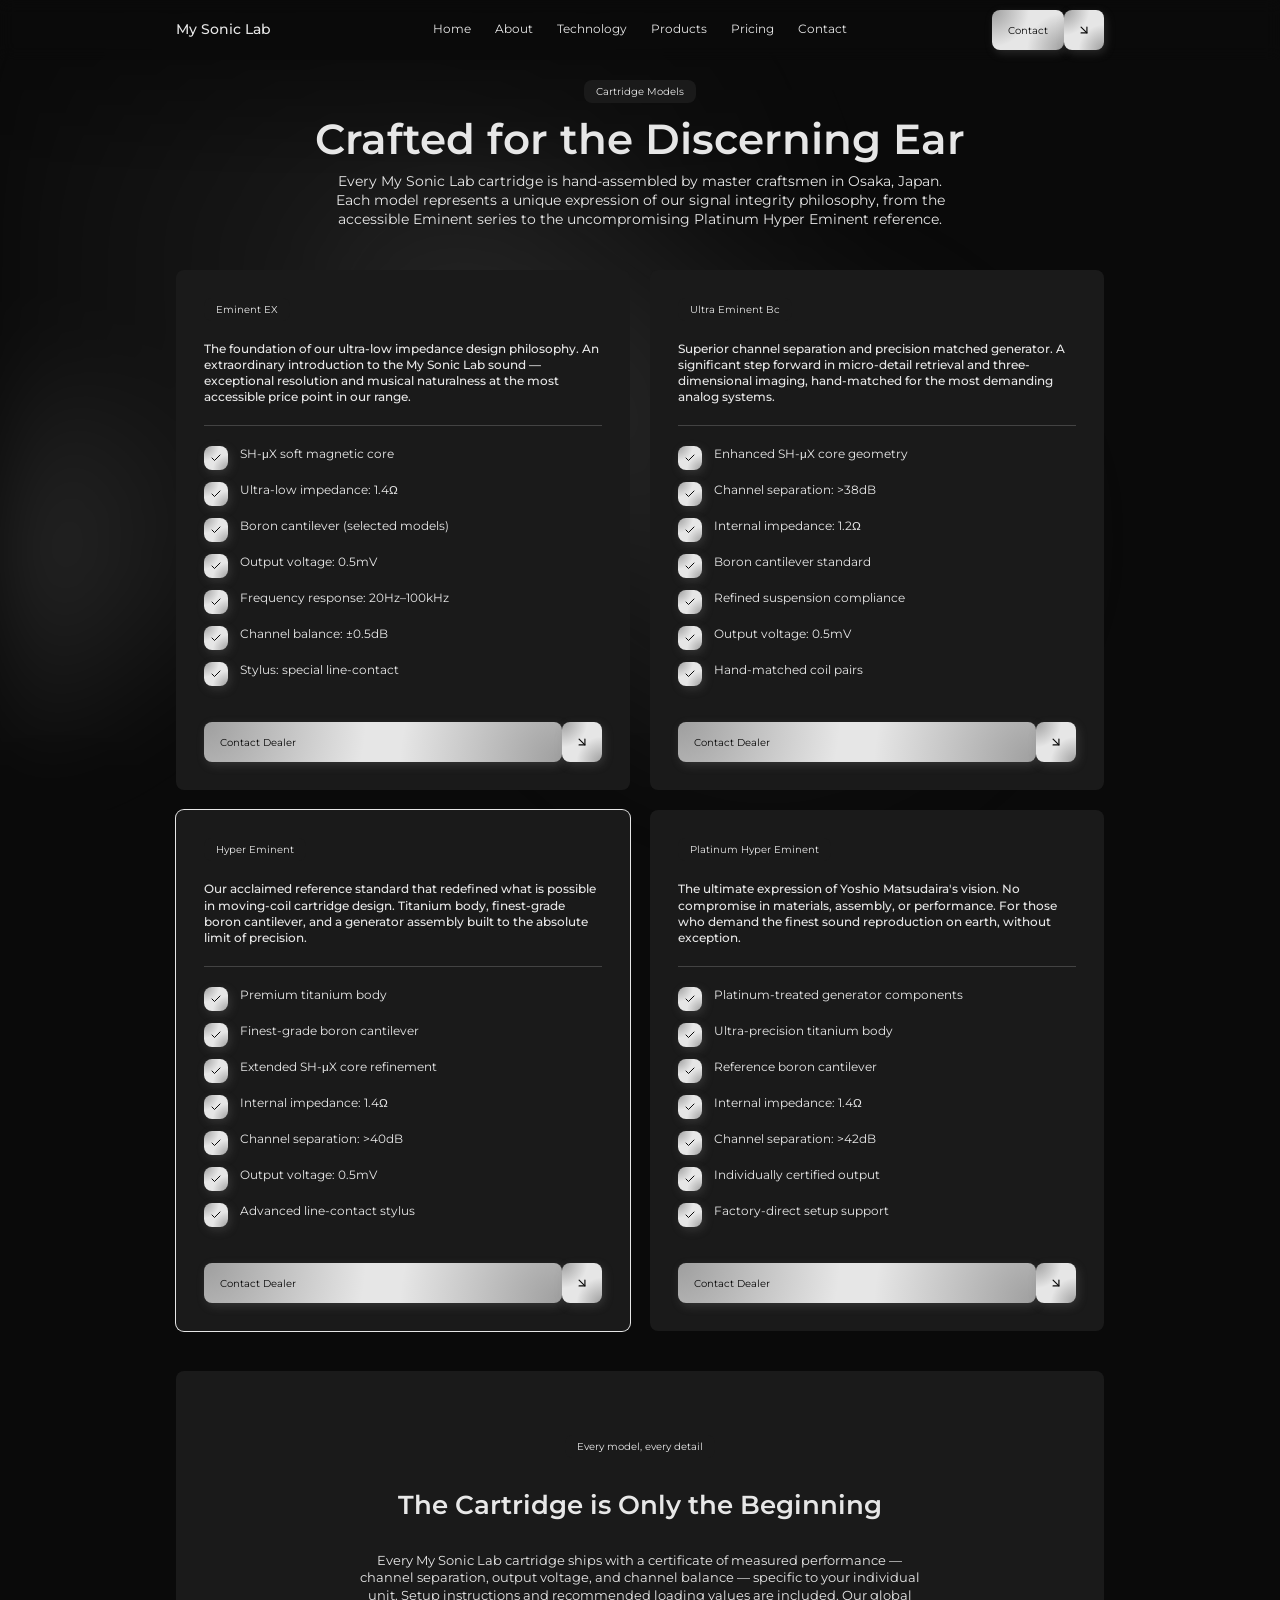
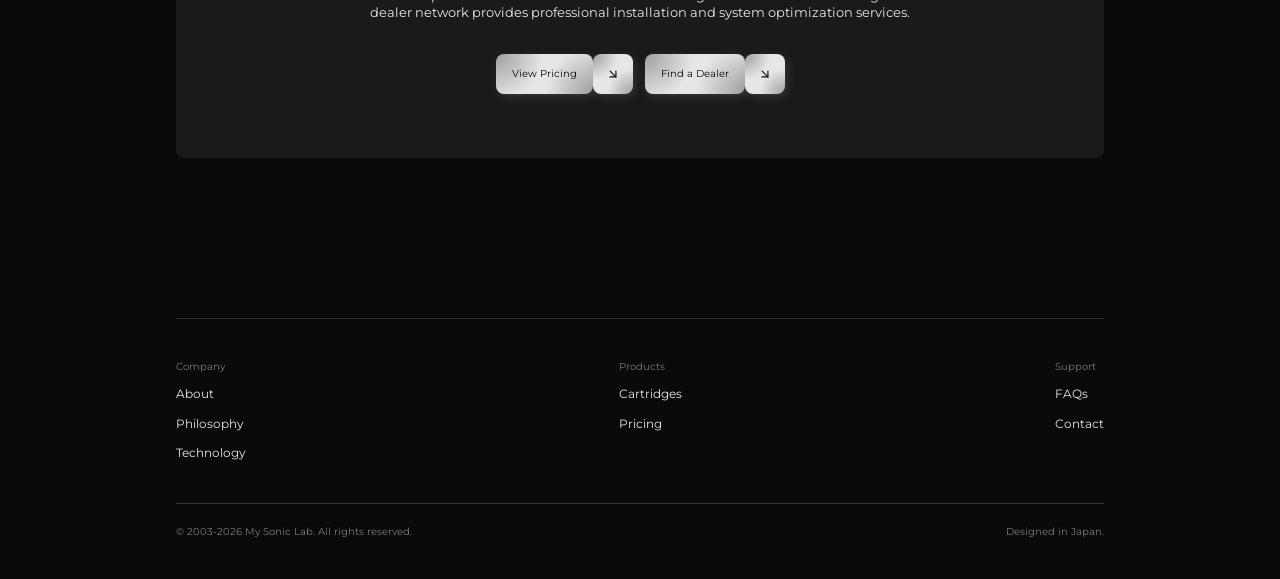
<file: son/products/index.html>
<!DOCTYPE html><html lang="en"><div id="in-page-channel-node-id" data-channel-name="in_page_channel_fFcOHa"></div><head>
    

    

    <meta charset="UTF-8">
    
    
    <link href="css2.css" rel="stylesheet">
    <link rel="icon" type="image/svg+xml" href="favicon.svg">
    <meta name="viewport" content="width=device-width, initial-scale=1.0">
    <title>Products — My Sonic Lab</title>
  <style type="text/css" data-vite-dev-id="/home/user/projects/242f5946-1cf4-4e0b-8a5a-86b247b03614/src/index.css">
@import url("css2-1.css");
@layer properties;
@layer theme, base, components, utilities;
/*! tailwindcss v4.2.2 | MIT License | https://tailwindcss.com */
@layer theme {
  :root, :host {
    --font-serif: ui-serif, Georgia, Cambria, "Times New Roman", Times, serif;
    --color-red-50: oklch(97.1% 0.013 17.38);
    --color-red-300: oklch(80.8% 0.114 19.571);
    --color-red-400: oklch(70.4% 0.191 22.216);
    --color-red-500: oklch(63.7% 0.237 25.331);
    --color-red-600: oklch(57.7% 0.245 27.325);
    --color-green-500: oklch(72.3% 0.219 149.579);
    --color-black: #000;
    --color-white: #fff;
    --spacing: 0.25rem;
    --container-xs: 20rem;
    --container-sm: 24rem;
    --container-md: 28rem;
    --container-lg: 32rem;
    --container-xl: 36rem;
    --container-4xl: 56rem;
    --container-7xl: 80rem;
    --text-xs: var(--text-xs);
    --text-xs--line-height: calc(1 / 0.75);
    --text-sm: var(--text-sm);
    --text-sm--line-height: calc(1.25 / 0.875);
    --text-base: var(--text-base);
    --text-base--line-height: calc(1.5 / 1);
    --text-lg: var(--text-lg);
    --text-lg--line-height: calc(1.75 / 1.125);
    --text-xl: var(--text-xl);
    --text-xl--line-height: calc(1.75 / 1.25);
    --text-2xl: var(--text-2xl);
    --text-2xl--line-height: calc(2 / 1.5);
    --text-3xl: var(--text-3xl);
    --text-3xl--line-height: calc(2.25 / 1.875);
    --text-4xl: var(--text-4xl);
    --text-4xl--line-height: calc(2.5 / 2.25);
    --text-5xl: var(--text-5xl);
    --text-5xl--line-height: 1;
    --text-6xl: var(--text-6xl);
    --text-6xl--line-height: 1;
    --text-7xl: var(--text-7xl);
    --text-7xl--line-height: 1;
    --text-8xl: var(--text-8xl);
    --text-8xl--line-height: 1;
    --text-9xl: var(--text-9xl);
    --text-9xl--line-height: 1;
    --font-weight-normal: 400;
    --font-weight-medium: 500;
    --font-weight-semibold: 600;
    --font-weight-bold: 700;
    --tracking-tight: -0.025em;
    --tracking-wide: 0.025em;
    --tracking-widest: 0.1em;
    --leading-tight: 1.25;
    --leading-snug: 1.375;
    --leading-normal: 1.5;
    --leading-relaxed: 1.625;
    --radius-xl: 0.75rem;
    --radius-2xl: 1rem;
    --radius-3xl: 1.5rem;
    --radius-4xl: 2rem;
    --drop-shadow-lg: 0 4px 4px rgb(0 0 0 / 0.15);
    --drop-shadow-2xl: 0 25px 25px rgb(0 0 0 / 0.15);
    --ease-out: cubic-bezier(0, 0, 0.2, 1);
    --ease-in-out: cubic-bezier(0.4, 0, 0.2, 1);
    --animate-spin: spin 1s linear infinite;
    --animate-pulse: pulse 2s cubic-bezier(0.4, 0, 0.6, 1) infinite;
    --blur-xs: 4px;
    --blur-sm: 8px;
    --blur-md: 12px;
    --blur-lg: 16px;
    --blur-xl: 24px;
    --blur-3xl: 64px;
    --perspective-distant: 1200px;
    --aspect-video: 16 / 9;
    --default-transition-duration: 150ms;
    --default-transition-timing-function: cubic-bezier(0.4, 0, 0.2, 1);
    --default-font-family: 'Montserrat', sans-serif;
    --default-mono-font-family: monospace;
    --radius: var(--radius);
    --color-background: var(--background);
    --color-card: var(--card);
    --color-foreground: var(--foreground);
    --color-primary-cta: var(--primary-cta);
    --color-primary-cta-text: var(--primary-cta-text);
    --color-secondary-cta: var(--secondary-cta);
    --color-accent: var(--accent);
    --color-background-accent: var(--background-accent);
    --width-content-width: var(--width-content-width);
    --width-carousel-padding: var(--width-carousel-padding);
    --width-carousel-padding-controls: var(--width-carousel-padding-controls);
    --width-carousel-item-2: var(--width-carousel-item-2);
    --width-carousel-item-3: var(--width-carousel-item-3);
    --width-carousel-item-4: var(--width-carousel-item-4);
    --text-2xs: var(--text-2xs);
  }
}
@layer base {
  *, ::after, ::before, ::backdrop, ::file-selector-button {
    box-sizing: border-box;
    margin: 0;
    padding: 0;
    border: 0 solid;
  }
  html, :host {
    line-height: 1.5;
    -webkit-text-size-adjust: 100%;
    tab-size: 4;
    font-family: var(--default-font-family, ui-sans-serif, system-ui, sans-serif, "Apple Color Emoji", "Segoe UI Emoji", "Segoe UI Symbol", "Noto Color Emoji");
    font-feature-settings: var(--default-font-feature-settings, normal);
    font-variation-settings: var(--default-font-variation-settings, normal);
    -webkit-tap-highlight-color: transparent;
  }
  hr {
    height: 0;
    color: inherit;
    border-top-width: 1px;
  }
  abbr:where([title]) {
    -webkit-text-decoration: underline dotted;
    text-decoration: underline dotted;
  }
  h1, h2, h3, h4, h5, h6 {
    font-size: inherit;
    font-weight: inherit;
  }
  a {
    color: inherit;
    -webkit-text-decoration: inherit;
    text-decoration: inherit;
  }
  b, strong {
    font-weight: bolder;
  }
  code, kbd, samp, pre {
    font-family: var(--default-mono-font-family, ui-monospace, SFMono-Regular, Menlo, Monaco, Consolas, "Liberation Mono", "Courier New", monospace);
    font-feature-settings: var(--default-mono-font-feature-settings, normal);
    font-variation-settings: var(--default-mono-font-variation-settings, normal);
    font-size: 1em;
  }
  small {
    font-size: 80%;
  }
  sub, sup {
    font-size: 75%;
    line-height: 0;
    position: relative;
    vertical-align: baseline;
  }
  sub {
    bottom: -0.25em;
  }
  sup {
    top: -0.5em;
  }
  table {
    text-indent: 0;
    border-color: inherit;
    border-collapse: collapse;
  }
  :-moz-focusring {
    outline: auto;
  }
  progress {
    vertical-align: baseline;
  }
  summary {
    display: list-item;
  }
  ol, ul, menu {
    list-style: none;
  }
  img, svg, video, canvas, audio, iframe, embed, object {
    display: block;
    vertical-align: middle;
  }
  img, video {
    max-width: 100%;
    height: auto;
  }
  button, input, select, optgroup, textarea, ::file-selector-button {
    font: inherit;
    font-feature-settings: inherit;
    font-variation-settings: inherit;
    letter-spacing: inherit;
    color: inherit;
    border-radius: 0;
    background-color: transparent;
    opacity: 1;
  }
  :where(select:is([multiple], [size])) optgroup {
    font-weight: bolder;
  }
  :where(select:is([multiple], [size])) optgroup option {
    padding-inline-start: 20px;
  }
  ::file-selector-button {
    margin-inline-end: 4px;
  }
  ::placeholder {
    opacity: 1;
  }
  @supports (not (-webkit-appearance: -apple-pay-button))  or (contain-intrinsic-size: 1px) {
    ::placeholder {
      color: currentcolor;
      @supports (color: color-mix(in lab, red, red)) {
        color: color-mix(in oklab, currentcolor 50%, transparent);
      }
    }
  }
  textarea {
    resize: vertical;
  }
  ::-webkit-search-decoration {
    -webkit-appearance: none;
  }
  ::-webkit-date-and-time-value {
    min-height: 1lh;
    text-align: inherit;
  }
  ::-webkit-datetime-edit {
    display: inline-flex;
  }
  ::-webkit-datetime-edit-fields-wrapper {
    padding: 0;
  }
  ::-webkit-datetime-edit, ::-webkit-datetime-edit-year-field, ::-webkit-datetime-edit-month-field, ::-webkit-datetime-edit-day-field, ::-webkit-datetime-edit-hour-field, ::-webkit-datetime-edit-minute-field, ::-webkit-datetime-edit-second-field, ::-webkit-datetime-edit-millisecond-field, ::-webkit-datetime-edit-meridiem-field {
    padding-block: 0;
  }
  ::-webkit-calendar-picker-indicator {
    line-height: 1;
  }
  :-moz-ui-invalid {
    box-shadow: none;
  }
  button, input:where([type="button"], [type="reset"], [type="submit"]), ::file-selector-button {
    appearance: button;
  }
  ::-webkit-inner-spin-button, ::-webkit-outer-spin-button {
    height: auto;
  }
  [hidden]:where(:not([hidden="until-found"])) {
    display: none !important;
  }
}
@layer utilities {
  .\@container\/field-group {
    container-type: inline-size;
    container-name: field-group;
  }
  .pointer-events-auto {
    pointer-events: auto;
  }
  .pointer-events-none {
    pointer-events: none;
  }
  .invisible {
    visibility: hidden;
  }
  .visible {
    visibility: visible;
  }
  .sr-only {
    position: absolute;
    width: 1px;
    height: 1px;
    padding: 0;
    margin: -1px;
    overflow: hidden;
    clip-path: inset(50%);
    white-space: nowrap;
    border-width: 0;
  }
  .absolute {
    position: absolute;
  }
  .fixed {
    position: fixed;
  }
  .relative {
    position: relative;
  }
  .static {
    position: static;
  }
  .sticky {
    position: sticky;
  }
  .inset-0 {
    inset: calc(var(--spacing) * 0);
  }
  .inset-0\.5 {
    inset: calc(var(--spacing) * 0.5);
  }
  .inset-px {
    inset: 1px;
  }
  .-inset-x-px {
    inset-inline: -1px;
  }
  .inset-x-0 {
    inset-inline: calc(var(--spacing) * 0);
  }
  .inset-x-1 {
    inset-inline: calc(var(--spacing) * 1);
  }
  .inset-x-2 {
    inset-inline: calc(var(--spacing) * 2);
  }
  .inset-x-3 {
    inset-inline: calc(var(--spacing) * 3);
  }
  .inset-x-4 {
    inset-inline: calc(var(--spacing) * 4);
  }
  .inset-x-5 {
    inset-inline: calc(var(--spacing) * 5);
  }
  .inset-x-6 {
    inset-inline: calc(var(--spacing) * 6);
  }
  .inset-y-0 {
    inset-block: calc(var(--spacing) * 0);
  }
  .inset-y-1 {
    inset-block: calc(var(--spacing) * 1);
  }
  .start {
    inset-inline-start: var(--spacing);
  }
  .end {
    inset-inline-end: var(--spacing);
  }
  .-top-2 {
    top: calc(var(--spacing) * -2);
  }
  .-top-3 {
    top: calc(var(--spacing) * -3);
  }
  .-top-7 {
    top: calc(var(--spacing) * -7);
  }
  .-top-12 {
    top: calc(var(--spacing) * -12);
  }
  .-top-\[15\%\] {
    top: calc(15% * -1);
  }
  .-top-\[252px\] {
    top: calc(252px * -1);
  }
  .-top-\[352px\] {
    top: calc(352px * -1);
  }
  .-top-\[400px\] {
    top: calc(400px * -1);
  }
  .-top-\[571px\] {
    top: calc(571px * -1);
  }
  .top-0 {
    top: calc(var(--spacing) * 0);
  }
  .top-1 {
    top: calc(var(--spacing) * 1);
  }
  .top-1\.5 {
    top: calc(var(--spacing) * 1.5);
  }
  .top-1\/2 {
    top: calc(1 / 2 * 100%);
  }
  .top-2 {
    top: calc(var(--spacing) * 2);
  }
  .top-3 {
    top: calc(var(--spacing) * 3);
  }
  .top-3\.5 {
    top: calc(var(--spacing) * 3.5);
  }
  .top-4 {
    top: calc(var(--spacing) * 4);
  }
  .top-5 {
    top: calc(var(--spacing) * 5);
  }
  .top-8 {
    top: calc(var(--spacing) * 8);
  }
  .top-15\/100 {
    top: calc(15 / 100 * 100%);
  }
  .top-\[-20vh\] {
    top: -20vh;
  }
  .top-\[-30vh\] {
    top: -30vh;
  }
  .top-\[1px\] {
    top: 1px;
  }
  .top-\[5\%\] {
    top: 5%;
  }
  .top-\[25vw\] {
    top: 25vw;
  }
  .top-\[28\%\] {
    top: 28%;
  }
  .top-\[40\%\] {
    top: 40%;
  }
  .top-\[50\%\] {
    top: 50%;
  }
  .top-\[60\%\] {
    top: 60%;
  }
  .top-full {
    top: 100%;
  }
  .-right-2 {
    right: calc(var(--spacing) * -2);
  }
  .-right-3 {
    right: calc(var(--spacing) * -3);
  }
  .-right-12 {
    right: calc(var(--spacing) * -12);
  }
  .-right-\[33vw\] {
    right: calc(33vw * -1);
  }
  .-right-\[36vw\] {
    right: calc(36vw * -1);
  }
  .right-0 {
    right: calc(var(--spacing) * 0);
  }
  .right-1 {
    right: calc(var(--spacing) * 1);
  }
  .right-2 {
    right: calc(var(--spacing) * 2);
  }
  .right-3 {
    right: calc(var(--spacing) * 3);
  }
  .right-4 {
    right: calc(var(--spacing) * 4);
  }
  .right-5 {
    right: calc(var(--spacing) * 5);
  }
  .right-6 {
    right: calc(var(--spacing) * 6);
  }
  .right-\[2\.5vw\] {
    right: 2.5vw;
  }
  .right-\[5\%\] {
    right: 5%;
  }
  .right-\[calc\(\(100vw-var\(--width-content-width\)\)\/2\)\] {
    right: calc((100vw - var(--width-content-width)) / 2);
  }
  .right-full {
    right: 100%;
  }
  .-bottom-2 {
    bottom: calc(var(--spacing) * -2);
  }
  .-bottom-3 {
    bottom: calc(var(--spacing) * -3);
  }
  .-bottom-12 {
    bottom: calc(var(--spacing) * -12);
  }
  .-bottom-\[9vh\] {
    bottom: calc(9vh * -1);
  }
  .-bottom-\[46px\] {
    bottom: calc(46px * -1);
  }
  .-bottom-\[61vh\] {
    bottom: calc(61vh * -1);
  }
  .-bottom-\[62vh\] {
    bottom: calc(62vh * -1);
  }
  .-bottom-\[920px\] {
    bottom: calc(920px * -1);
  }
  .-bottom-px {
    bottom: -1px;
  }
  .bottom-0 {
    bottom: calc(var(--spacing) * 0);
  }
  .bottom-1 {
    bottom: calc(var(--spacing) * 1);
  }
  .bottom-2 {
    bottom: calc(var(--spacing) * 2);
  }
  .bottom-3 {
    bottom: calc(var(--spacing) * 3);
  }
  .bottom-4 {
    bottom: calc(var(--spacing) * 4);
  }
  .bottom-5 {
    bottom: calc(var(--spacing) * 5);
  }
  .bottom-6 {
    bottom: calc(var(--spacing) * 6);
  }
  .bottom-\[-40vh\] {
    bottom: -40vh;
  }
  .bottom-\[5\%\] {
    bottom: 5%;
  }
  .bottom-\[25vh\] {
    bottom: 25vh;
  }
  .bottom-\[calc\(var\(--spacing-4\)\+var\(--spacing-4\)\)\] {
    bottom: calc(var(--spacing-4) + var(--spacing-4));
  }
  .bottom-full {
    bottom: 100%;
  }
  .-left-2 {
    left: calc(var(--spacing) * -2);
  }
  .-left-3 {
    left: calc(var(--spacing) * -3);
  }
  .-left-7 {
    left: calc(var(--spacing) * -7);
  }
  .-left-12 {
    left: calc(var(--spacing) * -12);
  }
  .-left-\[15\%\] {
    left: calc(15% * -1);
  }
  .-left-\[33vw\] {
    left: calc(33vw * -1);
  }
  .-left-\[36vw\] {
    left: calc(36vw * -1);
  }
  .-left-\[373px\] {
    left: calc(373px * -1);
  }
  .-left-full {
    left: -100%;
  }
  .left-0 {
    left: calc(var(--spacing) * 0);
  }
  .left-1 {
    left: calc(var(--spacing) * 1);
  }
  .left-1\/2 {
    left: calc(1 / 2 * 100%);
  }
  .left-2 {
    left: calc(var(--spacing) * 2);
  }
  .left-3 {
    left: calc(var(--spacing) * 3);
  }
  .left-4 {
    left: calc(var(--spacing) * 4);
  }
  .left-5 {
    left: calc(var(--spacing) * 5);
  }
  .left-6 {
    left: calc(var(--spacing) * 6);
  }
  .left-\[2vw\] {
    left: 2vw;
  }
  .left-\[5\%\] {
    left: 5%;
  }
  .left-\[50\%\] {
    left: 50%;
  }
  .left-\[calc\(\(100vw-var\(--width-content-width\)\)\/2\)\] {
    left: calc((100vw - var(--width-content-width)) / 2);
  }
  .left-\[calc\(50\%-7\.5px\)\] {
    left: calc(50% - 7.5px);
  }
  .left-\[calc\(50\%-10px\)\] {
    left: calc(50% - 10px);
  }
  .left-\[calc\(50\%-17\.5px\)\] {
    left: calc(50% - 17.5px);
  }
  .left-\[calc\(50\%-20px\)\] {
    left: calc(50% - 20px);
  }
  .left-\[calc\(50\%-432\.5px\)\] {
    left: calc(50% - 432.5px);
  }
  .left-\[calc\(50\%-599px\)\] {
    left: calc(50% - 599px);
  }
  .left-\[calc\(var\(--vw-1\)\*2\)\] {
    left: calc(var(--vw-1) * 2);
  }
  .left-full {
    left: 100%;
  }
  .isolate {
    isolation: isolate;
  }
  .-z-10 {
    z-index: calc(10 * -1);
  }
  .z-0 {
    z-index: 0;
  }
  .z-1 {
    z-index: 1;
  }
  .z-2 {
    z-index: 2;
  }
  .z-10 {
    z-index: 10;
  }
  .z-20 {
    z-index: 20;
  }
  .z-30 {
    z-index: 30;
  }
  .z-40 {
    z-index: 40;
  }
  .z-50 {
    z-index: 50;
  }
  .z-100 {
    z-index: 100;
  }
  .z-110 {
    z-index: 110;
  }
  .z-999 {
    z-index: 999;
  }
  .z-1000 {
    z-index: 1000;
  }
  .z-1001 {
    z-index: 1001;
  }
  .z-99999 {
    z-index: 99999;
  }
  .z-\[1\] {
    z-index: 1;
  }
  .z-\[100\] {
    z-index: 100;
  }
  .z-\[99999\] {
    z-index: 99999;
  }
  .order-1 {
    order: 1;
  }
  .order-2 {
    order: 2;
  }
  .order-first {
    order: -9999;
  }
  .order-last {
    order: 9999;
  }
  .col-span-1 {
    grid-column: span 1 / span 1;
  }
  .col-start-1 {
    grid-column-start: 1;
  }
  .row-start-1 {
    grid-row-start: 1;
  }
  .container {
    width: 100%;
    @media (width >= 40rem) {
      max-width: 40rem;
    }
    @media (width >= 48rem) {
      max-width: 48rem;
    }
    @media (width >= 64rem) {
      max-width: 64rem;
    }
    @media (width >= 80rem) {
      max-width: 80rem;
    }
    @media (width >= 96rem) {
      max-width: 96rem;
    }
  }
  .\!m-0 {
    margin: calc(var(--spacing) * 0) !important;
  }
  .m-0 {
    margin: calc(var(--spacing) * 0);
  }
  .m-1 {
    margin: calc(var(--spacing) * 1);
  }
  .m-8 {
    margin: calc(var(--spacing) * 8);
  }
  .m-9 {
    margin: calc(var(--spacing) * 9);
  }
  .m-10 {
    margin: calc(var(--spacing) * 10);
  }
  .m-12 {
    margin: calc(var(--spacing) * 12);
  }
  .m-16 {
    margin: calc(var(--spacing) * 16);
  }
  .-mx-1 {
    margin-inline: calc(var(--spacing) * -1);
  }
  .-mx-\[4\%\] {
    margin-inline: calc(4% * -1);
  }
  .mx-1 {
    margin-inline: calc(var(--spacing) * 1);
  }
  .mx-2 {
    margin-inline: calc(var(--spacing) * 2);
  }
  .mx-3 {
    margin-inline: calc(var(--spacing) * 3);
  }
  .mx-3\.5 {
    margin-inline: calc(var(--spacing) * 3.5);
  }
  .mx-\[0\.25em\] {
    margin-inline: 0.25em;
  }
  .mx-auto {
    margin-inline: auto;
  }
  .-my-2 {
    margin-block: calc(var(--spacing) * -2);
  }
  .my-0 {
    margin-block: calc(var(--spacing) * 0);
  }
  .my-0\.5 {
    margin-block: calc(var(--spacing) * 0.5);
  }
  .my-1 {
    margin-block: calc(var(--spacing) * 1);
  }
  .my-4 {
    margin-block: calc(var(--spacing) * 4);
  }
  .my-5 {
    margin-block: calc(var(--spacing) * 5);
  }
  .my-8 {
    margin-block: calc(var(--spacing) * 8);
  }
  .my-20 {
    margin-block: calc(var(--spacing) * 20);
  }
  .-mt-1 {
    margin-top: calc(var(--spacing) * -1);
  }
  .-mt-4 {
    margin-top: calc(var(--spacing) * -4);
  }
  .-mt-5 {
    margin-top: calc(var(--spacing) * -5);
  }
  .mt-0\.5 {
    margin-top: calc(var(--spacing) * 0.5);
  }
  .mt-0\.75 {
    margin-top: calc(var(--spacing) * 0.75);
  }
  .mt-1 {
    margin-top: calc(var(--spacing) * 1);
  }
  .mt-1\.5 {
    margin-top: calc(var(--spacing) * 1.5);
  }
  .mt-2 {
    margin-top: calc(var(--spacing) * 2);
  }
  .mt-3 {
    margin-top: calc(var(--spacing) * 3);
  }
  .mt-4 {
    margin-top: calc(var(--spacing) * 4);
  }
  .mt-5 {
    margin-top: calc(var(--spacing) * 5);
  }
  .mt-6 {
    margin-top: calc(var(--spacing) * 6);
  }
  .mt-8 {
    margin-top: calc(var(--spacing) * 8);
  }
  .mt-12 {
    margin-top: calc(var(--spacing) * 12);
  }
  .mt-20 {
    margin-top: calc(var(--spacing) * 20);
  }
  .mt-24 {
    margin-top: calc(var(--spacing) * 24);
  }
  .mt-\[-0\.25em\] {
    margin-top: -0.25em;
  }
  .mt-auto {
    margin-top: auto;
  }
  .mr-1 {
    margin-right: calc(var(--spacing) * 1);
  }
  .mr-2 {
    margin-right: calc(var(--spacing) * 2);
  }
  .mr-3 {
    margin-right: calc(var(--spacing) * 3);
  }
  .mr-5 {
    margin-right: calc(var(--spacing) * 5);
  }
  .-mb-\[0\.1em\] {
    margin-bottom: calc(0.1em * -1);
  }
  .mb-0\.5 {
    margin-bottom: calc(var(--spacing) * 0.5);
  }
  .mb-1 {
    margin-bottom: calc(var(--spacing) * 1);
  }
  .mb-2 {
    margin-bottom: calc(var(--spacing) * 2);
  }
  .mb-3 {
    margin-bottom: calc(var(--spacing) * 3);
  }
  .mb-4 {
    margin-bottom: calc(var(--spacing) * 4);
  }
  .mb-5 {
    margin-bottom: calc(var(--spacing) * 5);
  }
  .mb-6 {
    margin-bottom: calc(var(--spacing) * 6);
  }
  .mb-8 {
    margin-bottom: calc(var(--spacing) * 8);
  }
  .mb-10 {
    margin-bottom: calc(var(--spacing) * 10);
  }
  .mb-20 {
    margin-bottom: calc(var(--spacing) * 20);
  }
  .-ml-3 {
    margin-left: calc(var(--spacing) * -3);
  }
  .-ml-4 {
    margin-left: calc(var(--spacing) * -4);
  }
  .-ml-5 {
    margin-left: calc(var(--spacing) * -5);
  }
  .-ml-15 {
    margin-left: calc(var(--spacing) * -15);
  }
  .ml-1 {
    margin-left: calc(var(--spacing) * 1);
  }
  .ml-2 {
    margin-left: calc(var(--spacing) * 2);
  }
  .ml-4 {
    margin-left: calc(var(--spacing) * 4);
  }
  .ml-auto {
    margin-left: auto;
  }
  .line-clamp-2 {
    overflow: hidden;
    display: -webkit-box;
    -webkit-box-orient: vertical;
    -webkit-line-clamp: 2;
  }
  .line-clamp-3 {
    overflow: hidden;
    display: -webkit-box;
    -webkit-box-orient: vertical;
    -webkit-line-clamp: 3;
  }
  .block {
    display: block;
  }
  .flex {
    display: flex;
  }
  .grid {
    display: grid;
  }
  .hidden {
    display: none;
  }
  .inline {
    display: inline;
  }
  .inline-block {
    display: inline-block;
  }
  .inline-flex {
    display: inline-flex;
  }
  .table {
    display: table;
  }
  .aspect-2\/1 {
    aspect-ratio: 2/1;
  }
  .aspect-3\/2 {
    aspect-ratio: 3/2;
  }
  .aspect-3\/4 {
    aspect-ratio: 3/4;
  }
  .aspect-4\/3 {
    aspect-ratio: 4/3;
  }
  .aspect-4\/5 {
    aspect-ratio: 4/5;
  }
  .aspect-5\/6 {
    aspect-ratio: 5/6;
  }
  .aspect-6\/7 {
    aspect-ratio: 6/7;
  }
  .aspect-9\/16 {
    aspect-ratio: 9/16;
  }
  .aspect-square {
    aspect-ratio: 1 / 1;
  }
  .aspect-video {
    aspect-ratio: var(--aspect-video);
  }
  .size-1\/2 {
    width: calc(1 / 2 * 100%);
    height: calc(1 / 2 * 100%);
  }
  .size-2 {
    width: calc(var(--spacing) * 2);
    height: calc(var(--spacing) * 2);
  }
  .size-2\.5 {
    width: calc(var(--spacing) * 2.5);
    height: calc(var(--spacing) * 2.5);
  }
  .size-3 {
    width: calc(var(--spacing) * 3);
    height: calc(var(--spacing) * 3);
  }
  .size-3\.5 {
    width: calc(var(--spacing) * 3.5);
    height: calc(var(--spacing) * 3.5);
  }
  .size-4 {
    width: calc(var(--spacing) * 4);
    height: calc(var(--spacing) * 4);
  }
  .size-4\/10 {
    width: calc(4 / 10 * 100%);
    height: calc(4 / 10 * 100%);
  }
  .size-5 {
    width: calc(var(--spacing) * 5);
    height: calc(var(--spacing) * 5);
  }
  .size-6 {
    width: calc(var(--spacing) * 6);
    height: calc(var(--spacing) * 6);
  }
  .size-7 {
    width: calc(var(--spacing) * 7);
    height: calc(var(--spacing) * 7);
  }
  .size-8 {
    width: calc(var(--spacing) * 8);
    height: calc(var(--spacing) * 8);
  }
  .size-9 {
    width: calc(var(--spacing) * 9);
    height: calc(var(--spacing) * 9);
  }
  .size-10 {
    width: calc(var(--spacing) * 10);
    height: calc(var(--spacing) * 10);
  }
  .size-12 {
    width: calc(var(--spacing) * 12);
    height: calc(var(--spacing) * 12);
  }
  .size-14 {
    width: calc(var(--spacing) * 14);
    height: calc(var(--spacing) * 14);
  }
  .size-16 {
    width: calc(var(--spacing) * 16);
    height: calc(var(--spacing) * 16);
  }
  .size-18 {
    width: calc(var(--spacing) * 18);
    height: calc(var(--spacing) * 18);
  }
  .size-20 {
    width: calc(var(--spacing) * 20);
    height: calc(var(--spacing) * 20);
  }
  .size-22 {
    width: calc(var(--spacing) * 22);
    height: calc(var(--spacing) * 22);
  }
  .size-24 {
    width: calc(var(--spacing) * 24);
    height: calc(var(--spacing) * 24);
  }
  .size-40 {
    width: calc(var(--spacing) * 40);
    height: calc(var(--spacing) * 40);
  }
  .size-60 {
    width: calc(var(--spacing) * 60);
    height: calc(var(--spacing) * 60);
  }
  .size-80 {
    width: calc(var(--spacing) * 80);
    height: calc(var(--spacing) * 80);
  }
  .size-100 {
    width: calc(var(--spacing) * 100);
    height: calc(var(--spacing) * 100);
  }
  .size-\[--cell-size\] {
    width: --cell-size;
    height: --cell-size;
  }
  .size-\[1em\] {
    width: 1em;
    height: 1em;
  }
  .size-full {
    width: 100%;
    height: 100%;
  }
  .h-\(--text-7xl\) {
    height: var(--text-7xl);
  }
  .h-\(--text-base\) {
    height: var(--text-base);
  }
  .h-\(--text-sm\) {
    height: var(--text-sm);
  }
  .h-\(--text-xl\) {
    height: var(--text-xl);
  }
  .h-0\.5 {
    height: calc(var(--spacing) * 0.5);
  }
  .h-1 {
    height: calc(var(--spacing) * 1);
  }
  .h-1\.5 {
    height: calc(var(--spacing) * 1.5);
  }
  .h-1\/2 {
    height: calc(1 / 2 * 100%);
  }
  .h-1\/3 {
    height: calc(1 / 3 * 100%);
  }
  .h-2 {
    height: calc(var(--spacing) * 2);
  }
  .h-2\.5 {
    height: calc(var(--spacing) * 2.5);
  }
  .h-2\/5 {
    height: calc(2 / 5 * 100%);
  }
  .h-3 {
    height: calc(var(--spacing) * 3);
  }
  .h-3\.5 {
    height: calc(var(--spacing) * 3.5);
  }
  .h-4 {
    height: calc(var(--spacing) * 4);
  }
  .h-4\/5 {
    height: calc(4 / 5 * 100%);
  }
  .h-5 {
    height: calc(var(--spacing) * 5);
  }
  .h-5\/10 {
    height: calc(5 / 10 * 100%);
  }
  .h-6 {
    height: calc(var(--spacing) * 6);
  }
  .h-7 {
    height: calc(var(--spacing) * 7);
  }
  .h-8 {
    height: calc(var(--spacing) * 8);
  }
  .h-9 {
    height: calc(var(--spacing) * 9);
  }
  .h-10 {
    height: calc(var(--spacing) * 10);
  }
  .h-11 {
    height: calc(var(--spacing) * 11);
  }
  .h-12 {
    height: calc(var(--spacing) * 12);
  }
  .h-13 {
    height: calc(var(--spacing) * 13);
  }
  .h-14 {
    height: calc(var(--spacing) * 14);
  }
  .h-15 {
    height: calc(var(--spacing) * 15);
  }
  .h-20 {
    height: calc(var(--spacing) * 20);
  }
  .h-30 {
    height: calc(var(--spacing) * 30);
  }
  .h-36 {
    height: calc(var(--spacing) * 36);
  }
  .h-48 {
    height: calc(var(--spacing) * 48);
  }
  .h-60 {
    height: calc(var(--spacing) * 60);
  }
  .h-70\/100 {
    height: calc(70 / 100 * 100%);
  }
  .h-72 {
    height: calc(var(--spacing) * 72);
  }
  .h-80 {
    height: calc(var(--spacing) * 80);
  }
  .h-90 {
    height: calc(var(--spacing) * 90);
  }
  .h-96 {
    height: calc(var(--spacing) * 96);
  }
  .h-100 {
    height: calc(var(--spacing) * 100);
  }
  .h-150 {
    height: calc(var(--spacing) * 150);
  }
  .h-\[--cell-size\] {
    height: --cell-size;
  }
  .h-\[1em\] {
    height: 1em;
  }
  .h-\[1px\] {
    height: 1px;
  }
  .h-\[12vh\] {
    height: 12vh;
  }
  .h-\[20em\] {
    height: 20em;
  }
  .h-\[50svh\] {
    height: 50svh;
  }
  .h-\[50vh\] {
    height: 50vh;
  }
  .h-\[70vh\] {
    height: 70vh;
  }
  .h-\[90svh\] {
    height: 90svh;
  }
  .h-\[92px\] {
    height: 92px;
  }
  .h-\[105vh\] {
    height: 105vh;
  }
  .h-\[110vh\] {
    height: 110vh;
  }
  .h-\[120\%\] {
    height: 120%;
  }
  .h-\[129vh\] {
    height: 129vh;
  }
  .h-\[130\%\] {
    height: 130%;
  }
  .h-\[140vw\] {
    height: 140vw;
  }
  .h-\[150vh\] {
    height: 150vh;
  }
  .h-\[150vw\] {
    height: 150vw;
  }
  .h-\[179vh\] {
    height: 179vh;
  }
  .h-\[300vh\] {
    height: 300vh;
  }
  .h-\[450px\] {
    height: 450px;
  }
  .h-\[929px\] {
    height: 929px;
  }
  .h-\[calc\(var\(--text-base\)\*1\.25\)\] {
    height: calc(var(--text-base) * 1.25);
  }
  .h-\[var\(--radix-navigation-menu-viewport-height\)\] {
    height: var(--radix-navigation-menu-viewport-height);
  }
  .h-\[var\(--radix-select-trigger-height\)\] {
    height: var(--radix-select-trigger-height);
  }
  .h-auto {
    height: auto;
  }
  .h-fit {
    height: fit-content;
  }
  .h-full {
    height: 100%;
  }
  .h-max {
    height: max-content;
  }
  .h-px {
    height: 1px;
  }
  .h-screen {
    height: 100vh;
  }
  .h-svh {
    height: 100svh;
  }
  .max-h-96 {
    max-height: calc(var(--spacing) * 96);
  }
  .max-h-\[--radix-context-menu-content-available-height\] {
    max-height: --radix-context-menu-content-available-height;
  }
  .max-h-\[300px\] {
    max-height: 300px;
  }
  .max-h-\[var\(--radix-dropdown-menu-content-available-height\)\] {
    max-height: var(--radix-dropdown-menu-content-available-height);
  }
  .max-h-screen {
    max-height: 100vh;
  }
  .min-h-0 {
    min-height: calc(var(--spacing) * 0);
  }
  .min-h-8 {
    min-height: calc(var(--spacing) * 8);
  }
  .min-h-9 {
    min-height: calc(var(--spacing) * 9);
  }
  .min-h-10 {
    min-height: calc(var(--spacing) * 10);
  }
  .min-h-24 {
    min-height: calc(var(--spacing) * 24);
  }
  .min-h-60 {
    min-height: calc(var(--spacing) * 60);
  }
  .min-h-70 {
    min-height: calc(var(--spacing) * 70);
  }
  .min-h-80 {
    min-height: calc(var(--spacing) * 80);
  }
  .min-h-100 {
    min-height: calc(var(--spacing) * 100);
  }
  .min-h-\[60px\] {
    min-height: 60px;
  }
  .min-h-\[80px\] {
    min-height: 80px;
  }
  .min-h-svh {
    min-height: 100svh;
  }
  .w-0 {
    width: calc(var(--spacing) * 0);
  }
  .w-0\.5 {
    width: calc(var(--spacing) * 0.5);
  }
  .w-1 {
    width: calc(var(--spacing) * 1);
  }
  .w-1\/2 {
    width: calc(1 / 2 * 100%);
  }
  .w-1\/3 {
    width: calc(1 / 3 * 100%);
  }
  .w-2 {
    width: calc(var(--spacing) * 2);
  }
  .w-2\.5 {
    width: calc(var(--spacing) * 2.5);
  }
  .w-2\/5 {
    width: calc(2 / 5 * 100%);
  }
  .w-3 {
    width: calc(var(--spacing) * 3);
  }
  .w-3\.5 {
    width: calc(var(--spacing) * 3.5);
  }
  .w-3\/4 {
    width: calc(3 / 4 * 100%);
  }
  .w-3\/5 {
    width: calc(3 / 5 * 100%);
  }
  .w-4 {
    width: calc(var(--spacing) * 4);
  }
  .w-4\/5 {
    width: calc(4 / 5 * 100%);
  }
  .w-5 {
    width: calc(var(--spacing) * 5);
  }
  .w-6 {
    width: calc(var(--spacing) * 6);
  }
  .w-6\/10 {
    width: calc(6 / 10 * 100%);
  }
  .w-7 {
    width: calc(var(--spacing) * 7);
  }
  .w-7xl {
    width: var(--container-7xl);
  }
  .w-8 {
    width: calc(var(--spacing) * 8);
  }
  .w-9 {
    width: calc(var(--spacing) * 9);
  }
  .w-9\/10 {
    width: calc(9 / 10 * 100%);
  }
  .w-10 {
    width: calc(var(--spacing) * 10);
  }
  .w-11 {
    width: calc(var(--spacing) * 11);
  }
  .w-12 {
    width: calc(var(--spacing) * 12);
  }
  .w-14 {
    width: calc(var(--spacing) * 14);
  }
  .w-20 {
    width: calc(var(--spacing) * 20);
  }
  .w-24 {
    width: calc(var(--spacing) * 24);
  }
  .w-25\/100 {
    width: calc(25 / 100 * 100%);
  }
  .w-28 {
    width: calc(var(--spacing) * 28);
  }
  .w-48 {
    width: calc(var(--spacing) * 48);
  }
  .w-60 {
    width: calc(var(--spacing) * 60);
  }
  .w-64 {
    width: calc(var(--spacing) * 64);
  }
  .w-65\/100 {
    width: calc(65 / 100 * 100%);
  }
  .w-72 {
    width: calc(var(--spacing) * 72);
  }
  .w-75\/100 {
    width: calc(75 / 100 * 100%);
  }
  .w-80 {
    width: calc(var(--spacing) * 80);
  }
  .w-95\/100 {
    width: calc(95 / 100 * 100%);
  }
  .w-96 {
    width: calc(var(--spacing) * 96);
  }
  .w-100 {
    width: calc(var(--spacing) * 100);
  }
  .w-\[--cell-size\] {
    width: --cell-size;
  }
  .w-\[--sidebar-width\] {
    width: --sidebar-width;
  }
  .w-\[1px\] {
    width: 1px;
  }
  .w-\[9vw\] {
    width: 9vw;
  }
  .w-\[10vw\] {
    width: 10vw;
  }
  .w-\[12\.5vw\] {
    width: 12.5vw;
  }
  .w-\[15em\] {
    width: 15em;
  }
  .w-\[15px\] {
    width: 15px;
  }
  .w-\[15vw\] {
    width: 15vw;
  }
  .w-\[20px\] {
    width: 20px;
  }
  .w-\[23\%\] {
    width: 23%;
  }
  .w-\[35\%\] {
    width: 35%;
  }
  .w-\[35px\] {
    width: 35px;
  }
  .w-\[40px\] {
    width: 40px;
  }
  .w-\[45vw\] {
    width: 45vw;
  }
  .w-\[49vw\] {
    width: 49vw;
  }
  .w-\[50vw\] {
    width: 50vw;
  }
  .w-\[55\%\] {
    width: 55%;
  }
  .w-\[70\%\] {
    width: 70%;
  }
  .w-\[100px\] {
    width: 100px;
  }
  .w-\[120vw\] {
    width: 120vw;
  }
  .w-\[130\%\] {
    width: 130%;
  }
  .w-\[150vw\] {
    width: 150vw;
  }
  .w-\[160px\] {
    width: 160px;
  }
  .w-\[865px\] {
    width: 865px;
  }
  .w-\[1142px\] {
    width: 1142px;
  }
  .w-\[1198px\] {
    width: 1198px;
  }
  .w-auto {
    width: auto;
  }
  .w-carousel-item-3 {
    width: var(--width-carousel-item-3);
  }
  .w-carousel-item-4 {
    width: var(--width-carousel-item-4);
  }
  .w-carousel-padding {
    width: var(--width-carousel-padding);
  }
  .w-carousel-padding-controls {
    width: var(--width-carousel-padding-controls);
  }
  .w-content-width {
    width: var(--width-content-width);
  }
  .w-fit {
    width: fit-content;
  }
  .w-full {
    width: 100%;
  }
  .w-lg {
    width: var(--container-lg);
  }
  .w-max {
    width: max-content;
  }
  .w-md {
    width: var(--container-md);
  }
  .w-px {
    width: 1px;
  }
  .w-screen {
    width: 100vw;
  }
  .w-xs {
    width: var(--container-xs);
  }
  .max-w-3\/4 {
    max-width: calc(3 / 4 * 100%);
  }
  .max-w-9\/10 {
    max-width: calc(9 / 10 * 100%);
  }
  .max-w-\[--skeleton-width\] {
    max-width: --skeleton-width;
  }
  .max-w-\[82px\] {
    max-width: 82px;
  }
  .max-w-\[95\%\] {
    max-width: 95%;
  }
  .max-w-\[340px\] {
    max-width: 340px;
  }
  .max-w-\[420px\] {
    max-width: 420px;
  }
  .max-w-full {
    max-width: 100%;
  }
  .max-w-lg {
    max-width: var(--container-lg);
  }
  .max-w-max {
    max-width: max-content;
  }
  .max-w-sm {
    max-width: var(--container-sm);
  }
  .max-w-xl {
    max-width: var(--container-xl);
  }
  .max-w-xs {
    max-width: var(--container-xs);
  }
  .min-w-0 {
    min-width: calc(var(--spacing) * 0);
  }
  .min-w-5 {
    min-width: calc(var(--spacing) * 5);
  }
  .min-w-8 {
    min-width: calc(var(--spacing) * 8);
  }
  .min-w-9 {
    min-width: calc(var(--spacing) * 9);
  }
  .min-w-10 {
    min-width: calc(var(--spacing) * 10);
  }
  .min-w-32 {
    min-width: calc(var(--spacing) * 32);
  }
  .min-w-\[--cell-size\] {
    min-width: --cell-size;
  }
  .min-w-\[8rem\] {
    min-width: 8rem;
  }
  .min-w-\[12rem\] {
    min-width: 12rem;
  }
  .min-w-\[30px\] {
    min-width: 30px;
  }
  .min-w-\[var\(--radix-select-trigger-width\)\] {
    min-width: var(--radix-select-trigger-width);
  }
  .flex-1 {
    flex: 1;
  }
  .flex-none {
    flex: none;
  }
  .shrink-0 {
    flex-shrink: 0;
  }
  .flex-grow {
    flex-grow: 1;
  }
  .grow {
    flex-grow: 1;
  }
  .grow-0 {
    flex-grow: 0;
  }
  .basis-full {
    flex-basis: 100%;
  }
  .caption-bottom {
    caption-side: bottom;
  }
  .border-collapse {
    border-collapse: collapse;
  }
  .origin-\[--radix-context-menu-content-transform-origin\] {
    transform-origin: --radix-context-menu-content-transform-origin;
  }
  .origin-\[--radix-dropdown-menu-content-transform-origin\] {
    transform-origin: --radix-dropdown-menu-content-transform-origin;
  }
  .origin-\[--radix-hover-card-content-transform-origin\] {
    transform-origin: --radix-hover-card-content-transform-origin;
  }
  .origin-\[--radix-menubar-content-transform-origin\] {
    transform-origin: --radix-menubar-content-transform-origin;
  }
  .origin-\[--radix-popover-content-transform-origin\] {
    transform-origin: --radix-popover-content-transform-origin;
  }
  .origin-center {
    transform-origin: center;
  }
  .origin-left {
    transform-origin: 0;
  }
  .origin-top {
    transform-origin: top;
  }
  .origin-top-right {
    transform-origin: 100% 0;
  }
  .-translate-x-1\/2 {
    --tw-translate-x: calc(calc(1 / 2 * 100%) * -1);
    translate: var(--tw-translate-x) var(--tw-translate-y);
  }
  .-translate-x-1\/4 {
    --tw-translate-x: calc(calc(1 / 4 * 100%) * -1);
    translate: var(--tw-translate-x) var(--tw-translate-y);
  }
  .-translate-x-3 {
    --tw-translate-x: calc(var(--spacing) * -3);
    translate: var(--tw-translate-x) var(--tw-translate-y);
  }
  .-translate-x-5 {
    --tw-translate-x: calc(var(--spacing) * -5);
    translate: var(--tw-translate-x) var(--tw-translate-y);
  }
  .-translate-x-6 {
    --tw-translate-x: calc(var(--spacing) * -6);
    translate: var(--tw-translate-x) var(--tw-translate-y);
  }
  .-translate-x-10 {
    --tw-translate-x: calc(var(--spacing) * -10);
    translate: var(--tw-translate-x) var(--tw-translate-y);
  }
  .-translate-x-\[12\%\] {
    --tw-translate-x: calc(12% * -1);
    translate: var(--tw-translate-x) var(--tw-translate-y);
  }
  .-translate-x-\[120\%\] {
    --tw-translate-x: calc(120% * -1);
    translate: var(--tw-translate-x) var(--tw-translate-y);
  }
  .-translate-x-\[calc\(-100\%\+2rem\)\] {
    --tw-translate-x: calc(calc(-100% + 2rem) * -1);
    translate: var(--tw-translate-x) var(--tw-translate-y);
  }
  .-translate-x-px {
    --tw-translate-x: -1px;
    translate: var(--tw-translate-x) var(--tw-translate-y);
  }
  .translate-x-0\.5 {
    --tw-translate-x: calc(var(--spacing) * 0.5);
    translate: var(--tw-translate-x) var(--tw-translate-y);
  }
  .translate-x-1\/2 {
    --tw-translate-x: calc(1 / 2 * 100%);
    translate: var(--tw-translate-x) var(--tw-translate-y);
  }
  .translate-x-1\/4 {
    --tw-translate-x: calc(1 / 4 * 100%);
    translate: var(--tw-translate-x) var(--tw-translate-y);
  }
  .translate-x-5 {
    --tw-translate-x: calc(var(--spacing) * 5);
    translate: var(--tw-translate-x) var(--tw-translate-y);
  }
  .translate-x-6 {
    --tw-translate-x: calc(var(--spacing) * 6);
    translate: var(--tw-translate-x) var(--tw-translate-y);
  }
  .translate-x-16 {
    --tw-translate-x: calc(var(--spacing) * 16);
    translate: var(--tw-translate-x) var(--tw-translate-y);
  }
  .translate-x-32 {
    --tw-translate-x: calc(var(--spacing) * 32);
    translate: var(--tw-translate-x) var(--tw-translate-y);
  }
  .translate-x-\[-50\%\] {
    --tw-translate-x: -50%;
    translate: var(--tw-translate-x) var(--tw-translate-y);
  }
  .translate-x-\[12\%\] {
    --tw-translate-x: 12%;
    translate: var(--tw-translate-x) var(--tw-translate-y);
  }
  .translate-x-px {
    --tw-translate-x: 1px;
    translate: var(--tw-translate-x) var(--tw-translate-y);
  }
  .-translate-y-1 {
    --tw-translate-y: calc(var(--spacing) * -1);
    translate: var(--tw-translate-x) var(--tw-translate-y);
  }
  .-translate-y-1\/2 {
    --tw-translate-y: calc(calc(1 / 2 * 100%) * -1);
    translate: var(--tw-translate-x) var(--tw-translate-y);
  }
  .-translate-y-5 {
    --tw-translate-y: calc(var(--spacing) * -5);
    translate: var(--tw-translate-x) var(--tw-translate-y);
  }
  .-translate-y-14 {
    --tw-translate-y: calc(var(--spacing) * -14);
    translate: var(--tw-translate-x) var(--tw-translate-y);
  }
  .-translate-y-\[8\%\] {
    --tw-translate-y: calc(8% * -1);
    translate: var(--tw-translate-x) var(--tw-translate-y);
  }
  .translate-y-0 {
    --tw-translate-y: calc(var(--spacing) * 0);
    translate: var(--tw-translate-x) var(--tw-translate-y);
  }
  .translate-y-1 {
    --tw-translate-y: calc(var(--spacing) * 1);
    translate: var(--tw-translate-x) var(--tw-translate-y);
  }
  .translate-y-1\/2 {
    --tw-translate-y: calc(1 / 2 * 100%);
    translate: var(--tw-translate-x) var(--tw-translate-y);
  }
  .translate-y-5 {
    --tw-translate-y: calc(var(--spacing) * 5);
    translate: var(--tw-translate-x) var(--tw-translate-y);
  }
  .translate-y-16 {
    --tw-translate-y: calc(var(--spacing) * 16);
    translate: var(--tw-translate-x) var(--tw-translate-y);
  }
  .translate-y-\[-50\%\] {
    --tw-translate-y: -50%;
    translate: var(--tw-translate-x) var(--tw-translate-y);
  }
  .translate-y-\[10\%\] {
    --tw-translate-y: 10%;
    translate: var(--tw-translate-x) var(--tw-translate-y);
  }
  .translate-y-full {
    --tw-translate-y: 100%;
    translate: var(--tw-translate-x) var(--tw-translate-y);
  }
  .scale-0 {
    --tw-scale-x: 0%;
    --tw-scale-y: 0%;
    --tw-scale-z: 0%;
    scale: var(--tw-scale-x) var(--tw-scale-y);
  }
  .scale-75 {
    --tw-scale-x: 75%;
    --tw-scale-y: 75%;
    --tw-scale-z: 75%;
    scale: var(--tw-scale-x) var(--tw-scale-y);
  }
  .scale-85 {
    --tw-scale-x: 85%;
    --tw-scale-y: 85%;
    --tw-scale-z: 85%;
    scale: var(--tw-scale-x) var(--tw-scale-y);
  }
  .scale-90 {
    --tw-scale-x: 90%;
    --tw-scale-y: 90%;
    --tw-scale-z: 90%;
    scale: var(--tw-scale-x) var(--tw-scale-y);
  }
  .scale-100 {
    --tw-scale-x: 100%;
    --tw-scale-y: 100%;
    --tw-scale-z: 100%;
    scale: var(--tw-scale-x) var(--tw-scale-y);
  }
  .scale-150 {
    --tw-scale-x: 150%;
    --tw-scale-y: 150%;
    --tw-scale-z: 150%;
    scale: var(--tw-scale-x) var(--tw-scale-y);
  }
  .scale-x-0 {
    --tw-scale-x: 0%;
    scale: var(--tw-scale-x) var(--tw-scale-y);
  }
  .scale-x-100 {
    --tw-scale-x: 100%;
    scale: var(--tw-scale-x) var(--tw-scale-y);
  }
  .-rotate-3 {
    rotate: calc(3deg * -1);
  }
  .-rotate-6 {
    rotate: calc(6deg * -1);
  }
  .-rotate-8 {
    rotate: calc(8deg * -1);
  }
  .-rotate-20 {
    rotate: calc(20deg * -1);
  }
  .-rotate-45 {
    rotate: calc(45deg * -1);
  }
  .-rotate-60 {
    rotate: calc(60deg * -1);
  }
  .-rotate-\[38deg\] {
    rotate: calc(38deg * -1);
  }
  .-rotate-\[52\.5deg\] {
    rotate: calc(52.5deg * -1);
  }
  .rotate-0 {
    rotate: 0deg;
  }
  .rotate-3 {
    rotate: 3deg;
  }
  .rotate-6 {
    rotate: 6deg;
  }
  .rotate-8 {
    rotate: 8deg;
  }
  .rotate-10 {
    rotate: 10deg;
  }
  .rotate-45 {
    rotate: 45deg;
  }
  .rotate-90 {
    rotate: 90deg;
  }
  .rotate-180 {
    rotate: 180deg;
  }
  .rotate-x-20 {
    --tw-rotate-x: rotateX(20deg);
    transform: var(--tw-rotate-x,) var(--tw-rotate-y,) var(--tw-rotate-z,) var(--tw-skew-x,) var(--tw-skew-y,);
  }
  .rotate-y-180 {
    --tw-rotate-y: rotateY(180deg);
    transform: var(--tw-rotate-x,) var(--tw-rotate-y,) var(--tw-rotate-z,) var(--tw-skew-x,) var(--tw-skew-y,);
  }
  .-skew-y-\[8deg\] {
    --tw-skew-y: skewY(calc(8deg * -1));
    transform: var(--tw-rotate-x,) var(--tw-rotate-y,) var(--tw-rotate-z,) var(--tw-skew-x,) var(--tw-skew-y,);
  }
  .transform {
    transform: var(--tw-rotate-x,) var(--tw-rotate-y,) var(--tw-rotate-z,) var(--tw-skew-x,) var(--tw-skew-y,);
  }
  .transform-\[rotateY\(180deg\)\] {
    transform: rotateY(180deg);
  }
  .animate-\[cell-wave-pulse_4s_ease_infinite\] {
    animation: cell-wave-pulse 4s ease infinite;
  }
  .animate-pulse {
    animation: var(--animate-pulse);
  }
  .animate-spin {
    animation: var(--animate-spin);
  }
  .cursor-default {
    cursor: default;
  }
  .cursor-grab {
    cursor: grab;
  }
  .cursor-not-allowed {
    cursor: not-allowed;
  }
  .cursor-pointer {
    cursor: pointer;
  }
  .cursor-text {
    cursor: text;
  }
  .touch-none {
    touch-action: none;
  }
  .resize {
    resize: both;
  }
  .resize-none {
    resize: none;
  }
  .list-decimal {
    list-style-type: decimal;
  }
  .list-disc {
    list-style-type: disc;
  }
  .list-none {
    list-style-type: none;
  }
  .grid-cols-1 {
    grid-template-columns: repeat(1, minmax(0, 1fr));
  }
  .grid-cols-2 {
    grid-template-columns: repeat(2, minmax(0, 1fr));
  }
  .grid-cols-4 {
    grid-template-columns: repeat(4, minmax(0, 1fr));
  }
  .grid-cols-\[0fr\] {
    grid-template-columns: 0fr;
  }
  .grid-rows-\[0fr\] {
    grid-template-rows: 0fr;
  }
  .grid-rows-\[1fr\] {
    grid-template-rows: 1fr;
  }
  .flex-col {
    flex-direction: column;
  }
  .flex-col-reverse {
    flex-direction: column-reverse;
  }
  .flex-row {
    flex-direction: row;
  }
  .flex-row-reverse {
    flex-direction: row-reverse;
  }
  .flex-wrap {
    flex-wrap: wrap;
  }
  .place-content-center {
    place-content: center;
  }
  .place-items-center {
    place-items: center;
  }
  .items-baseline {
    align-items: baseline;
  }
  .items-center {
    align-items: center;
  }
  .items-end {
    align-items: flex-end;
  }
  .items-start {
    align-items: flex-start;
  }
  .items-stretch {
    align-items: stretch;
  }
  .justify-between {
    justify-content: space-between;
  }
  .justify-center {
    justify-content: center;
  }
  .justify-end {
    justify-content: flex-end;
  }
  .justify-start {
    justify-content: flex-start;
  }
  .gap-0 {
    gap: calc(var(--spacing) * 0);
  }
  .gap-1 {
    gap: calc(var(--spacing) * 1);
  }
  .gap-1\.5 {
    gap: calc(var(--spacing) * 1.5);
  }
  .gap-2 {
    gap: calc(var(--spacing) * 2);
  }
  .gap-2\.5 {
    gap: calc(var(--spacing) * 2.5);
  }
  .gap-3 {
    gap: calc(var(--spacing) * 3);
  }
  .gap-4 {
    gap: calc(var(--spacing) * 4);
  }
  .gap-5 {
    gap: calc(var(--spacing) * 5);
  }
  .gap-6 {
    gap: calc(var(--spacing) * 6);
  }
  .gap-7 {
    gap: calc(var(--spacing) * 7);
  }
  .gap-8 {
    gap: calc(var(--spacing) * 8);
  }
  .gap-9 {
    gap: calc(var(--spacing) * 9);
  }
  .gap-10 {
    gap: calc(var(--spacing) * 10);
  }
  .gap-12 {
    gap: calc(var(--spacing) * 12);
  }
  .gap-20 {
    gap: calc(var(--spacing) * 20);
  }
  .space-y-1 {
    :where(& > :not(:last-child)) {
      --tw-space-y-reverse: 0;
      margin-block-start: calc(calc(var(--spacing) * 1) * var(--tw-space-y-reverse));
      margin-block-end: calc(calc(var(--spacing) * 1) * calc(1 - var(--tw-space-y-reverse)));
    }
  }
  .space-y-1\.5 {
    :where(& > :not(:last-child)) {
      --tw-space-y-reverse: 0;
      margin-block-start: calc(calc(var(--spacing) * 1.5) * var(--tw-space-y-reverse));
      margin-block-end: calc(calc(var(--spacing) * 1.5) * calc(1 - var(--tw-space-y-reverse)));
    }
  }
  .space-y-2 {
    :where(& > :not(:last-child)) {
      --tw-space-y-reverse: 0;
      margin-block-start: calc(calc(var(--spacing) * 2) * var(--tw-space-y-reverse));
      margin-block-end: calc(calc(var(--spacing) * 2) * calc(1 - var(--tw-space-y-reverse)));
    }
  }
  .space-y-4 {
    :where(& > :not(:last-child)) {
      --tw-space-y-reverse: 0;
      margin-block-start: calc(calc(var(--spacing) * 4) * var(--tw-space-y-reverse));
      margin-block-end: calc(calc(var(--spacing) * 4) * calc(1 - var(--tw-space-y-reverse)));
    }
  }
  .-space-x-2 {
    :where(& > :not(:last-child)) {
      --tw-space-x-reverse: 0;
      margin-inline-start: calc(calc(var(--spacing) * -2) * var(--tw-space-x-reverse));
      margin-inline-end: calc(calc(var(--spacing) * -2) * calc(1 - var(--tw-space-x-reverse)));
    }
  }
  .space-x-1 {
    :where(& > :not(:last-child)) {
      --tw-space-x-reverse: 0;
      margin-inline-start: calc(calc(var(--spacing) * 1) * var(--tw-space-x-reverse));
      margin-inline-end: calc(calc(var(--spacing) * 1) * calc(1 - var(--tw-space-x-reverse)));
    }
  }
  .space-x-4 {
    :where(& > :not(:last-child)) {
      --tw-space-x-reverse: 0;
      margin-inline-start: calc(calc(var(--spacing) * 4) * var(--tw-space-x-reverse));
      margin-inline-end: calc(calc(var(--spacing) * 4) * calc(1 - var(--tw-space-x-reverse)));
    }
  }
  .gap-y-4 {
    row-gap: calc(var(--spacing) * 4);
  }
  .gap-y-10 {
    row-gap: calc(var(--spacing) * 10);
  }
  .divide-y {
    :where(& > :not(:last-child)) {
      --tw-divide-y-reverse: 0;
      border-bottom-style: var(--tw-border-style);
      border-top-style: var(--tw-border-style);
      border-top-width: calc(1px * var(--tw-divide-y-reverse));
      border-bottom-width: calc(1px * calc(1 - var(--tw-divide-y-reverse)));
    }
  }
  .divide-accent {
    :where(& > :not(:last-child)) {
      border-color: var(--accent);
    }
  }
  .self-end {
    align-self: flex-end;
  }
  .self-stretch {
    align-self: stretch;
  }
  .truncate {
    overflow: hidden;
    text-overflow: ellipsis;
    white-space: nowrap;
  }
  .overflow-auto {
    overflow: auto;
  }
  .overflow-clip {
    overflow: clip;
  }
  .overflow-hidden {
    overflow: hidden;
  }
  .overflow-visible {
    overflow: visible;
  }
  .overflow-x-hidden {
    overflow-x: hidden;
  }
  .overflow-y-auto {
    overflow-y: auto;
  }
  .rounded {
    border-radius: var(--radius);
  }
  .rounded-2xl {
    border-radius: var(--radius-2xl);
  }
  .rounded-3xl {
    border-radius: var(--radius-3xl);
  }
  .rounded-4xl {
    border-radius: var(--radius-4xl);
  }
  .rounded-\[0\.5rem\] {
    border-radius: 0.5rem;
  }
  .rounded-\[2px\] {
    border-radius: 2px;
  }
  .rounded-\[6px\] {
    border-radius: 6px;
  }
  .rounded-\[100\%\] {
    border-radius: 100%;
  }
  .rounded-\[calc\(var\(--radius\)-5px\)\] {
    border-radius: calc(var(--radius) - 5px);
  }
  .rounded-\[inherit\] {
    border-radius: inherit;
  }
  .rounded-full {
    border-radius: calc(infinity * 1px);
  }
  .rounded-full\! {
    border-radius: calc(infinity * 1px) !important;
  }
  .rounded-lg {
    border-radius: var(--radius);
  }
  .rounded-md {
    border-radius: calc(var(--radius) - 2px);
  }
  .rounded-none {
    border-radius: 0;
  }
  .rounded-none\! {
    border-radius: 0 !important;
  }
  .rounded-sm {
    border-radius: calc(var(--radius) - 4px);
  }
  .rounded-xl {
    border-radius: var(--radius-xl);
  }
  .rounded-t {
    border-top-left-radius: var(--radius);
    border-top-right-radius: var(--radius);
  }
  .rounded-t-\[10px\] {
    border-top-left-radius: 10px;
    border-top-right-radius: 10px;
  }
  .rounded-t-lg {
    border-top-left-radius: var(--radius);
    border-top-right-radius: var(--radius);
  }
  .rounded-t-none {
    border-top-left-radius: 0;
    border-top-right-radius: 0;
  }
  .rounded-l {
    border-top-left-radius: var(--radius);
    border-bottom-left-radius: var(--radius);
  }
  .rounded-l-lg {
    border-top-left-radius: var(--radius);
    border-bottom-left-radius: var(--radius);
  }
  .rounded-l-md {
    border-top-left-radius: calc(var(--radius) - 2px);
    border-bottom-left-radius: calc(var(--radius) - 2px);
  }
  .rounded-l-none {
    border-top-left-radius: 0;
    border-bottom-left-radius: 0;
  }
  .rounded-tl-sm {
    border-top-left-radius: calc(var(--radius) - 4px);
  }
  .rounded-r {
    border-top-right-radius: var(--radius);
    border-bottom-right-radius: var(--radius);
  }
  .rounded-r-lg {
    border-top-right-radius: var(--radius);
    border-bottom-right-radius: var(--radius);
  }
  .rounded-r-md {
    border-top-right-radius: calc(var(--radius) - 2px);
    border-bottom-right-radius: calc(var(--radius) - 2px);
  }
  .rounded-r-none {
    border-top-right-radius: 0;
    border-bottom-right-radius: 0;
  }
  .rounded-b {
    border-bottom-right-radius: var(--radius);
    border-bottom-left-radius: var(--radius);
  }
  .rounded-br-none {
    border-bottom-right-radius: 0;
  }
  .rounded-bl-none {
    border-bottom-left-radius: 0;
  }
  .border {
    border-style: var(--tw-border-style);
    border-width: 1px;
  }
  .border-0 {
    border-style: var(--tw-border-style);
    border-width: 0px;
  }
  .border-1 {
    border-style: var(--tw-border-style);
    border-width: 1px;
  }
  .border-2 {
    border-style: var(--tw-border-style);
    border-width: 2px;
  }
  .border-\[1\.5px\] {
    border-style: var(--tw-border-style);
    border-width: 1.5px;
  }
  .border-y {
    border-block-style: var(--tw-border-style);
    border-block-width: 1px;
  }
  .border-t {
    border-top-style: var(--tw-border-style);
    border-top-width: 1px;
  }
  .border-r {
    border-right-style: var(--tw-border-style);
    border-right-width: 1px;
  }
  .border-b {
    border-bottom-style: var(--tw-border-style);
    border-bottom-width: 1px;
  }
  .border-l {
    border-left-style: var(--tw-border-style);
    border-left-width: 1px;
  }
  .border-dashed {
    --tw-border-style: dashed;
    border-style: dashed;
  }
  .border-none {
    --tw-border-style: none;
    border-style: none;
  }
  .\[border-color\:var\(--badge-outline\)\] {
    border-color: var(--badge-outline);
  }
  .\[border-color\:var\(--button-outline\)\] {
    border-color: var(--button-outline);
  }
  .border-\[--color-border\] {
    border-color: --color-border;
  }
  .border-accent {
    border-color: var(--accent);
  }
  .border-accent\/40 {
    border-color: var(--accent);
    @supports (color: color-mix(in lab, red, red)) {
      border-color: color-mix(in oklab, var(--accent) 40%, transparent);
    }
  }
  .border-background {
    border-color: var(--background);
  }
  .border-background-accent {
    border-color: var(--background-accent);
  }
  .border-background-accent\/30 {
    border-color: var(--background-accent);
    @supports (color: color-mix(in lab, red, red)) {
      border-color: color-mix(in oklab, var(--background-accent) 30%, transparent);
    }
  }
  .border-background\/15 {
    border-color: var(--background);
    @supports (color: color-mix(in lab, red, red)) {
      border-color: color-mix(in oklab, var(--background) 15%, transparent);
    }
  }
  .border-background\/30 {
    border-color: var(--background);
    @supports (color: color-mix(in lab, red, red)) {
      border-color: color-mix(in oklab, var(--background) 30%, transparent);
    }
  }
  .border-current {
    border-color: currentcolor;
  }
  .border-foreground\/5 {
    border-color: var(--foreground);
    @supports (color: color-mix(in lab, red, red)) {
      border-color: color-mix(in oklab, var(--foreground) 5%, transparent);
    }
  }
  .border-foreground\/10 {
    border-color: var(--foreground);
    @supports (color: color-mix(in lab, red, red)) {
      border-color: color-mix(in oklab, var(--foreground) 10%, transparent);
    }
  }
  .border-foreground\/15 {
    border-color: var(--foreground);
    @supports (color: color-mix(in lab, red, red)) {
      border-color: color-mix(in oklab, var(--foreground) 15%, transparent);
    }
  }
  .border-foreground\/20 {
    border-color: var(--foreground);
    @supports (color: color-mix(in lab, red, red)) {
      border-color: color-mix(in oklab, var(--foreground) 20%, transparent);
    }
  }
  .border-primary-cta-text\/10 {
    border-color: var(--primary-cta-text);
    @supports (color: color-mix(in lab, red, red)) {
      border-color: color-mix(in oklab, var(--primary-cta-text) 10%, transparent);
    }
  }
  .border-primary-cta-text\/15 {
    border-color: var(--primary-cta-text);
    @supports (color: color-mix(in lab, red, red)) {
      border-color: color-mix(in oklab, var(--primary-cta-text) 15%, transparent);
    }
  }
  .border-primary-cta-text\/20 {
    border-color: var(--primary-cta-text);
    @supports (color: color-mix(in lab, red, red)) {
      border-color: color-mix(in oklab, var(--primary-cta-text) 20%, transparent);
    }
  }
  .border-transparent {
    border-color: transparent;
  }
  .border-white\/20 {
    border-color: color-mix(in srgb, #fff 20%, transparent);
    @supports (color: color-mix(in lab, red, red)) {
      border-color: color-mix(in oklab, var(--color-white) 20%, transparent);
    }
  }
  .border-t-foreground {
    border-top-color: var(--foreground);
  }
  .border-t-transparent {
    border-top-color: transparent;
  }
  .border-l-transparent {
    border-left-color: transparent;
  }
  .bg-\[\#f3f3f3\] {
    background-color: #f3f3f3;
  }
  .bg-\[--color-bg\] {
    background-color: --color-bg;
  }
  .bg-accent {
    background-color: var(--accent);
  }
  .bg-accent\/20 {
    background-color: var(--accent);
    @supports (color: color-mix(in lab, red, red)) {
      background-color: color-mix(in oklab, var(--accent) 20%, transparent);
    }
  }
  .bg-accent\/50 {
    background-color: var(--accent);
    @supports (color: color-mix(in lab, red, red)) {
      background-color: color-mix(in oklab, var(--accent) 50%, transparent);
    }
  }
  .bg-background {
    background-color: var(--background);
  }
  .bg-background-accent {
    background-color: var(--background-accent);
  }
  .bg-background-accent\/10 {
    background-color: var(--background-accent);
    @supports (color: color-mix(in lab, red, red)) {
      background-color: color-mix(in oklab, var(--background-accent) 10%, transparent);
    }
  }
  .bg-background-accent\/15 {
    background-color: var(--background-accent);
    @supports (color: color-mix(in lab, red, red)) {
      background-color: color-mix(in oklab, var(--background-accent) 15%, transparent);
    }
  }
  .bg-background-accent\/20 {
    background-color: var(--background-accent);
    @supports (color: color-mix(in lab, red, red)) {
      background-color: color-mix(in oklab, var(--background-accent) 20%, transparent);
    }
  }
  .bg-background-accent\/50 {
    background-color: var(--background-accent);
    @supports (color: color-mix(in lab, red, red)) {
      background-color: color-mix(in oklab, var(--background-accent) 50%, transparent);
    }
  }
  .bg-background\/0 {
    background-color: var(--background);
    @supports (color: color-mix(in lab, red, red)) {
      background-color: color-mix(in oklab, var(--background) 0%, transparent);
    }
  }
  .bg-background\/8 {
    background-color: var(--background);
    @supports (color: color-mix(in lab, red, red)) {
      background-color: color-mix(in oklab, var(--background) 8%, transparent);
    }
  }
  .bg-background\/15 {
    background-color: var(--background);
    @supports (color: color-mix(in lab, red, red)) {
      background-color: color-mix(in oklab, var(--background) 15%, transparent);
    }
  }
  .bg-background\/20 {
    background-color: var(--background);
    @supports (color: color-mix(in lab, red, red)) {
      background-color: color-mix(in oklab, var(--background) 20%, transparent);
    }
  }
  .bg-background\/30 {
    background-color: var(--background);
    @supports (color: color-mix(in lab, red, red)) {
      background-color: color-mix(in oklab, var(--background) 30%, transparent);
    }
  }
  .bg-background\/50 {
    background-color: var(--background);
    @supports (color: color-mix(in lab, red, red)) {
      background-color: color-mix(in oklab, var(--background) 50%, transparent);
    }
  }
  .bg-background\/80 {
    background-color: var(--background);
    @supports (color: color-mix(in lab, red, red)) {
      background-color: color-mix(in oklab, var(--background) 80%, transparent);
    }
  }
  .bg-black\/20 {
    background-color: color-mix(in srgb, #000 20%, transparent);
    @supports (color: color-mix(in lab, red, red)) {
      background-color: color-mix(in oklab, var(--color-black) 20%, transparent);
    }
  }
  .bg-black\/30 {
    background-color: color-mix(in srgb, #000 30%, transparent);
    @supports (color: color-mix(in lab, red, red)) {
      background-color: color-mix(in oklab, var(--color-black) 30%, transparent);
    }
  }
  .bg-black\/80 {
    background-color: color-mix(in srgb, #000 80%, transparent);
    @supports (color: color-mix(in lab, red, red)) {
      background-color: color-mix(in oklab, var(--color-black) 80%, transparent);
    }
  }
  .bg-card {
    background-color: var(--card);
  }
  .bg-foreground {
    background-color: var(--foreground);
  }
  .bg-foreground\/5 {
    background-color: var(--foreground);
    @supports (color: color-mix(in lab, red, red)) {
      background-color: color-mix(in oklab, var(--foreground) 5%, transparent);
    }
  }
  .bg-foreground\/10 {
    background-color: var(--foreground);
    @supports (color: color-mix(in lab, red, red)) {
      background-color: color-mix(in oklab, var(--foreground) 10%, transparent);
    }
  }
  .bg-foreground\/20 {
    background-color: var(--foreground);
    @supports (color: color-mix(in lab, red, red)) {
      background-color: color-mix(in oklab, var(--foreground) 20%, transparent);
    }
  }
  .bg-foreground\/40 {
    background-color: var(--foreground);
    @supports (color: color-mix(in lab, red, red)) {
      background-color: color-mix(in oklab, var(--foreground) 40%, transparent);
    }
  }
  .bg-foreground\/50 {
    background-color: var(--foreground);
    @supports (color: color-mix(in lab, red, red)) {
      background-color: color-mix(in oklab, var(--foreground) 50%, transparent);
    }
  }
  .bg-green-500 {
    background-color: var(--color-green-500);
  }
  .bg-primary-cta-text {
    background-color: var(--primary-cta-text);
  }
  .bg-primary-cta-text\/10 {
    background-color: var(--primary-cta-text);
    @supports (color: color-mix(in lab, red, red)) {
      background-color: color-mix(in oklab, var(--primary-cta-text) 10%, transparent);
    }
  }
  .bg-primary-cta-text\/15 {
    background-color: var(--primary-cta-text);
    @supports (color: color-mix(in lab, red, red)) {
      background-color: color-mix(in oklab, var(--primary-cta-text) 15%, transparent);
    }
  }
  .bg-primary-cta-text\/20 {
    background-color: var(--primary-cta-text);
    @supports (color: color-mix(in lab, red, red)) {
      background-color: color-mix(in oklab, var(--primary-cta-text) 20%, transparent);
    }
  }
  .bg-transparent {
    background-color: transparent;
  }
  .bg-white {
    background-color: var(--color-white);
  }
  .bg-white\/10 {
    background-color: color-mix(in srgb, #fff 10%, transparent);
    @supports (color: color-mix(in lab, red, red)) {
      background-color: color-mix(in oklab, var(--color-white) 10%, transparent);
    }
  }
  .bg-white\/30 {
    background-color: color-mix(in srgb, #fff 30%, transparent);
    @supports (color: color-mix(in lab, red, red)) {
      background-color: color-mix(in oklab, var(--color-white) 30%, transparent);
    }
  }
  .bg-linear-to-r {
    --tw-gradient-position: to right;
    @supports (background-image: linear-gradient(in lab, red, red)) {
      --tw-gradient-position: to right in oklab;
    }
    background-image: linear-gradient(var(--tw-gradient-stops));
  }
  .bg-linear-to-t {
    --tw-gradient-position: to top;
    @supports (background-image: linear-gradient(in lab, red, red)) {
      --tw-gradient-position: to top in oklab;
    }
    background-image: linear-gradient(var(--tw-gradient-stops));
  }
  .bg-gradient-to-br {
    --tw-gradient-position: to bottom right in oklab;
    background-image: linear-gradient(var(--tw-gradient-stops));
  }
  .bg-gradient-to-r {
    --tw-gradient-position: to right in oklab;
    background-image: linear-gradient(var(--tw-gradient-stops));
  }
  .bg-\[linear-gradient\(90deg\,var\(--color-primary-cta\)\,transparent\)\] {
    background-image: linear-gradient(90deg,var(--color-primary-cta),transparent);
  }
  .bg-\[linear-gradient\(180deg\,\#3d8bfa_0\%\,\#5ba2f9_100\%\)\] {
    background-image: linear-gradient(180deg,#3d8bfa 0%,#5ba2f9 100%);
  }
  .bg-\[linear-gradient\(270deg\,var\(--color-primary-cta\)\,transparent\)\] {
    background-image: linear-gradient(270deg,var(--color-primary-cta),transparent);
  }
  .bg-\[linear-gradient\(to_right\,color-mix\(in_srgb\,var\(--color-background-accent\)_17\.5\%\,transparent\)_1px\,transparent_1px\)\,linear-gradient\(to_bottom\,color-mix\(in_srgb\,var\(--color-background-accent\)_17\.5\%\,transparent\)_1px\,transparent_1px\)\] {
    background-image: linear-gradient(to right,var(--color-background-accent) 1px,transparent 1px),linear-gradient(to bottom,var(--color-background-accent) 1px,transparent 1px);
    @supports (color: color-mix(in lab, red, red)) {
      background-image: linear-gradient(to right,color-mix(in srgb,var(--color-background-accent) 17.5%,transparent) 1px,transparent 1px),linear-gradient(to bottom,color-mix(in srgb,var(--color-background-accent) 17.5%,transparent) 1px,transparent 1px);
    }
  }
  .bg-\[linear-gradient\(to_right\,color-mix\(in_srgb\,var\(--color-background-accent\)_20\%\,transparent\)_1px\,transparent_1px\)\,linear-gradient\(to_bottom\,color-mix\(in_srgb\,var\(--color-background-accent\)_10\%\,transparent\)_1px\,transparent_1px\)\] {
    background-image: linear-gradient(to right,var(--color-background-accent) 1px,transparent 1px),linear-gradient(to bottom,var(--color-background-accent) 1px,transparent 1px);
    @supports (color: color-mix(in lab, red, red)) {
      background-image: linear-gradient(to right,color-mix(in srgb,var(--color-background-accent) 20%,transparent) 1px,transparent 1px),linear-gradient(to bottom,color-mix(in srgb,var(--color-background-accent) 10%,transparent) 1px,transparent 1px);
    }
  }
  .bg-\[radial-gradient\(50\%_50\%_at_50\%_50\%\,var\(--color-background-accent\)_0\%\,transparent_100\%\)\] {
    background-image: radial-gradient(50% 50% at 50% 50%,var(--color-background-accent) 0%,transparent 100%);
  }
  .bg-\[radial-gradient\(130\%_130\%_at_50\%_15\%\,var\(--background\)_40\%\,var\(--color-background-accent\)_100\%\)\] {
    background-image: radial-gradient(130% 130% at 50% 15%,var(--background) 40%,var(--color-background-accent) 100%);
  }
  .bg-\[url\(https\:\/\/storage\.googleapis\.com\/webild\/default\/noise\.webp\)\] {
    background-image: url("");
  }
  .from-accent {
    --tw-gradient-from: var(--accent);
    --tw-gradient-stops: var(--tw-gradient-via-stops, var(--tw-gradient-position), var(--tw-gradient-from) var(--tw-gradient-from-position), var(--tw-gradient-to) var(--tw-gradient-to-position));
  }
  .from-background {
    --tw-gradient-from: var(--background);
    --tw-gradient-stops: var(--tw-gradient-via-stops, var(--tw-gradient-position), var(--tw-gradient-from) var(--tw-gradient-from-position), var(--tw-gradient-to) var(--tw-gradient-to-position));
  }
  .from-background\/60 {
    --tw-gradient-from: var(--background);
    @supports (color: color-mix(in lab, red, red)) {
      --tw-gradient-from: color-mix(in oklab, var(--background) 60%, transparent);
    }
    --tw-gradient-stops: var(--tw-gradient-via-stops, var(--tw-gradient-position), var(--tw-gradient-from) var(--tw-gradient-from-position), var(--tw-gradient-to) var(--tw-gradient-to-position));
  }
  .from-foreground {
    --tw-gradient-from: var(--foreground);
    --tw-gradient-stops: var(--tw-gradient-via-stops, var(--tw-gradient-position), var(--tw-gradient-from) var(--tw-gradient-from-position), var(--tw-gradient-to) var(--tw-gradient-to-position));
  }
  .from-transparent {
    --tw-gradient-from: transparent;
    --tw-gradient-stops: var(--tw-gradient-via-stops, var(--tw-gradient-position), var(--tw-gradient-from) var(--tw-gradient-from-position), var(--tw-gradient-to) var(--tw-gradient-to-position));
  }
  .via-background-accent\/10 {
    --tw-gradient-via: var(--background-accent);
    @supports (color: color-mix(in lab, red, red)) {
      --tw-gradient-via: color-mix(in oklab, var(--background-accent) 10%, transparent);
    }
    --tw-gradient-via-stops: var(--tw-gradient-position), var(--tw-gradient-from) var(--tw-gradient-from-position), var(--tw-gradient-via) var(--tw-gradient-via-position), var(--tw-gradient-to) var(--tw-gradient-to-position);
    --tw-gradient-stops: var(--tw-gradient-via-stops);
  }
  .via-foreground\/20 {
    --tw-gradient-via: var(--foreground);
    @supports (color: color-mix(in lab, red, red)) {
      --tw-gradient-via: color-mix(in oklab, var(--foreground) 20%, transparent);
    }
    --tw-gradient-via-stops: var(--tw-gradient-position), var(--tw-gradient-from) var(--tw-gradient-from-position), var(--tw-gradient-via) var(--tw-gradient-via-position), var(--tw-gradient-to) var(--tw-gradient-to-position);
    --tw-gradient-stops: var(--tw-gradient-via-stops);
  }
  .via-transparent {
    --tw-gradient-via: transparent;
    --tw-gradient-via-stops: var(--tw-gradient-position), var(--tw-gradient-from) var(--tw-gradient-from-position), var(--tw-gradient-via) var(--tw-gradient-via-position), var(--tw-gradient-to) var(--tw-gradient-to-position);
    --tw-gradient-stops: var(--tw-gradient-via-stops);
  }
  .to-accent\/50 {
    --tw-gradient-to: var(--accent);
    @supports (color: color-mix(in lab, red, red)) {
      --tw-gradient-to: color-mix(in oklab, var(--accent) 50%, transparent);
    }
    --tw-gradient-stops: var(--tw-gradient-via-stops, var(--tw-gradient-position), var(--tw-gradient-from) var(--tw-gradient-from-position), var(--tw-gradient-to) var(--tw-gradient-to-position));
  }
  .to-background-accent\/20 {
    --tw-gradient-to: var(--background-accent);
    @supports (color: color-mix(in lab, red, red)) {
      --tw-gradient-to: color-mix(in oklab, var(--background-accent) 20%, transparent);
    }
    --tw-gradient-stops: var(--tw-gradient-via-stops, var(--tw-gradient-position), var(--tw-gradient-from) var(--tw-gradient-from-position), var(--tw-gradient-to) var(--tw-gradient-to-position));
  }
  .to-background\/0 {
    --tw-gradient-to: var(--background);
    @supports (color: color-mix(in lab, red, red)) {
      --tw-gradient-to: color-mix(in oklab, var(--background) 0%, transparent);
    }
    --tw-gradient-stops: var(--tw-gradient-via-stops, var(--tw-gradient-position), var(--tw-gradient-from) var(--tw-gradient-from-position), var(--tw-gradient-to) var(--tw-gradient-to-position));
  }
  .to-primary-cta {
    --tw-gradient-to: var(--primary-cta);
    --tw-gradient-stops: var(--tw-gradient-via-stops, var(--tw-gradient-position), var(--tw-gradient-from) var(--tw-gradient-from-position), var(--tw-gradient-to) var(--tw-gradient-to-position));
  }
  .to-transparent {
    --tw-gradient-to: transparent;
    --tw-gradient-stops: var(--tw-gradient-via-stops, var(--tw-gradient-position), var(--tw-gradient-from) var(--tw-gradient-from-position), var(--tw-gradient-to) var(--tw-gradient-to-position));
  }
  .mask-\[linear-gradient\(0deg\,transparent_0\%\,black_100\%\)\] {
    mask-image: linear-gradient(0deg,transparent 0%,black 100%);
  }
  .mask-\[linear-gradient\(90deg\,transparent_0\%\,black_100\%\)\] {
    mask-image: linear-gradient(90deg,transparent 0%,black 100%);
  }
  .mask-\[linear-gradient\(180deg\,rgb\(0\,0\,0\)_0\%\,rgb\(0\,0\,0\)_80\%\,rgba\(0\,0\,0\,0\)_100\%\)\] {
    mask-image: linear-gradient(180deg,rgb(0,0,0) 0%,rgb(0,0,0) 80%,rgba(0,0,0,0) 100%);
  }
  .mask-\[linear-gradient\(180deg\,transparent_0\%\,transparent_15\%\,black_55\%\,black_100\%\)\] {
    mask-image: linear-gradient(180deg,transparent 0%,transparent 15%,black 55%,black 100%);
  }
  .mask-\[linear-gradient\(270deg\,transparent_0\%\,black_100\%\)\] {
    mask-image: linear-gradient(270deg,transparent 0%,black 100%);
  }
  .mask-\[linear-gradient\(to_bottom\,transparent\,black_10\%\,black_90\%\,transparent\)\] {
    mask-image: linear-gradient(to bottom,transparent,black 10%,black 90%,transparent);
  }
  .mask-\[linear-gradient\(to_bottom\,transparent\,black_20\%\,black_80\%\,transparent\)\] {
    mask-image: linear-gradient(to bottom,transparent,black 20%,black 80%,transparent);
  }
  .mask-\[linear-gradient\(to_bottom\,transparent\,black_60\%\)\] {
    mask-image: linear-gradient(to bottom,transparent,black 60%);
  }
  .mask-\[radial-gradient\(50\%_50\%_at_50\%_0\%\,white_0\%\,transparent_100\%\)\] {
    mask-image: radial-gradient(50% 50% at 50% 0%,white 0%,transparent 100%);
  }
  .mask-\[radial-gradient\(50\%_109\%\,\#000_0\%\,\#000000f6_0\%\,transparent_96\%\)\] {
    mask-image: radial-gradient(50% 109%,#000 0%,#000000f6 0%,transparent 96%);
  }
  .mask-\[radial-gradient\(circle\,black_20\%\,transparent_70\%\)\] {
    mask-image: radial-gradient(circle,black 20%,transparent 70%);
  }
  .mask-\[radial-gradient\(circle_at_center\,white_0\%\,transparent_90\%\)\] {
    mask-image: radial-gradient(circle at center,white 0%,transparent 90%);
  }
  .bg-size-\[10vw_10vw\] {
    background-size: 10vw 10vw;
  }
  .bg-size-\[512px\] {
    background-size: 512px;
  }
  .bg-clip-text {
    background-clip: text;
  }
  .bg-repeat {
    background-repeat: repeat;
  }
  .fill-accent {
    fill: var(--accent);
  }
  .fill-current {
    fill: currentcolor;
  }
  .fill-secondary-cta-text {
    fill: var(--secondary-cta-text);
  }
  .fill-transparent {
    fill: transparent;
  }
  .object-contain {
    object-fit: contain;
  }
  .object-cover {
    object-fit: cover;
  }
  .p-0 {
    padding: calc(var(--spacing) * 0);
  }
  .p-0\.5 {
    padding: calc(var(--spacing) * 0.5);
  }
  .p-1 {
    padding: calc(var(--spacing) * 1);
  }
  .p-1\.5 {
    padding: calc(var(--spacing) * 1.5);
  }
  .p-2 {
    padding: calc(var(--spacing) * 2);
  }
  .p-3 {
    padding: calc(var(--spacing) * 3);
  }
  .p-4 {
    padding: calc(var(--spacing) * 4);
  }
  .p-5 {
    padding: calc(var(--spacing) * 5);
  }
  .p-6 {
    padding: calc(var(--spacing) * 6);
  }
  .p-7 {
    padding: calc(var(--spacing) * 7);
  }
  .p-8 {
    padding: calc(var(--spacing) * 8);
  }
  .p-9 {
    padding: calc(var(--spacing) * 9);
  }
  .p-10 {
    padding: calc(var(--spacing) * 10);
  }
  .p-12 {
    padding: calc(var(--spacing) * 12);
  }
  .p-16 {
    padding: calc(var(--spacing) * 16);
  }
  .p-\[1px\] {
    padding: 1px;
  }
  .p-px {
    padding: 1px;
  }
  .px-1 {
    padding-inline: calc(var(--spacing) * 1);
  }
  .px-1\.5 {
    padding-inline: calc(var(--spacing) * 1.5);
  }
  .px-2 {
    padding-inline: calc(var(--spacing) * 2);
  }
  .px-2\.5 {
    padding-inline: calc(var(--spacing) * 2.5);
  }
  .px-3 {
    padding-inline: calc(var(--spacing) * 3);
  }
  .px-4 {
    padding-inline: calc(var(--spacing) * 4);
  }
  .px-5 {
    padding-inline: calc(var(--spacing) * 5);
  }
  .px-6 {
    padding-inline: calc(var(--spacing) * 6);
  }
  .px-8 {
    padding-inline: calc(var(--spacing) * 8);
  }
  .px-10 {
    padding-inline: calc(var(--spacing) * 10);
  }
  .px-\[--cell-size\] {
    padding-inline: --cell-size;
  }
  .py-0 {
    padding-block: calc(var(--spacing) * 0);
  }
  .py-0\.5 {
    padding-block: calc(var(--spacing) * 0.5);
  }
  .py-1 {
    padding-block: calc(var(--spacing) * 1);
  }
  .py-1\.5 {
    padding-block: calc(var(--spacing) * 1.5);
  }
  .py-2 {
    padding-block: calc(var(--spacing) * 2);
  }
  .py-2\.5 {
    padding-block: calc(var(--spacing) * 2.5);
  }
  .py-3 {
    padding-block: calc(var(--spacing) * 3);
  }
  .py-4 {
    padding-block: calc(var(--spacing) * 4);
  }
  .py-5 {
    padding-block: calc(var(--spacing) * 5);
  }
  .py-6 {
    padding-block: calc(var(--spacing) * 6);
  }
  .py-8 {
    padding-block: calc(var(--spacing) * 8);
  }
  .py-10 {
    padding-block: calc(var(--spacing) * 10);
  }
  .py-15 {
    padding-block: calc(var(--spacing) * 15);
  }
  .py-16 {
    padding-block: calc(var(--spacing) * 16);
  }
  .py-20 {
    padding-block: calc(var(--spacing) * 20);
  }
  .py-60 {
    padding-block: calc(var(--spacing) * 60);
  }
  .pt-0 {
    padding-top: calc(var(--spacing) * 0);
  }
  .pt-1 {
    padding-top: calc(var(--spacing) * 1);
  }
  .pt-3 {
    padding-top: calc(var(--spacing) * 3);
  }
  .pt-4 {
    padding-top: calc(var(--spacing) * 4);
  }
  .pt-5 {
    padding-top: calc(var(--spacing) * 5);
  }
  .pt-6 {
    padding-top: calc(var(--spacing) * 6);
  }
  .pt-8 {
    padding-top: calc(var(--spacing) * 8);
  }
  .pt-10 {
    padding-top: calc(var(--spacing) * 10);
  }
  .pt-16 {
    padding-top: calc(var(--spacing) * 16);
  }
  .pt-20 {
    padding-top: calc(var(--spacing) * 20);
  }
  .pt-25 {
    padding-top: calc(var(--spacing) * 25);
  }
  .pt-30 {
    padding-top: calc(var(--spacing) * 30);
  }
  .pt-35 {
    padding-top: calc(var(--spacing) * 35);
  }
  .pt-40 {
    padding-top: calc(var(--spacing) * 40);
  }
  .pr-0\.5 {
    padding-right: calc(var(--spacing) * 0.5);
  }
  .pr-1 {
    padding-right: calc(var(--spacing) * 1);
  }
  .pr-2 {
    padding-right: calc(var(--spacing) * 2);
  }
  .pr-2\.5 {
    padding-right: calc(var(--spacing) * 2.5);
  }
  .pr-3 {
    padding-right: calc(var(--spacing) * 3);
  }
  .pr-4 {
    padding-right: calc(var(--spacing) * 4);
  }
  .pr-5 {
    padding-right: calc(var(--spacing) * 5);
  }
  .pr-6 {
    padding-right: calc(var(--spacing) * 6);
  }
  .pr-8 {
    padding-right: calc(var(--spacing) * 8);
  }
  .pr-12 {
    padding-right: calc(var(--spacing) * 12);
  }
  .pb-3 {
    padding-bottom: calc(var(--spacing) * 3);
  }
  .pb-4 {
    padding-bottom: calc(var(--spacing) * 4);
  }
  .pb-5 {
    padding-bottom: calc(var(--spacing) * 5);
  }
  .pb-8 {
    padding-bottom: calc(var(--spacing) * 8);
  }
  .pb-10 {
    padding-bottom: calc(var(--spacing) * 10);
  }
  .pb-14 {
    padding-bottom: calc(var(--spacing) * 14);
  }
  .pb-20 {
    padding-bottom: calc(var(--spacing) * 20);
  }
  .pb-\[0\.1em\] {
    padding-bottom: 0.1em;
  }
  .pl-2 {
    padding-left: calc(var(--spacing) * 2);
  }
  .pl-2\.5 {
    padding-left: calc(var(--spacing) * 2.5);
  }
  .pl-3 {
    padding-left: calc(var(--spacing) * 3);
  }
  .pl-4 {
    padding-left: calc(var(--spacing) * 4);
  }
  .pl-5 {
    padding-left: calc(var(--spacing) * 5);
  }
  .pl-8 {
    padding-left: calc(var(--spacing) * 8);
  }
  .text-center {
    text-align: center;
  }
  .text-end {
    text-align: end;
  }
  .text-left {
    text-align: left;
  }
  .text-right {
    text-align: right;
  }
  .align-middle {
    vertical-align: middle;
  }
  .font-mono {
    font-family: monospace;
  }
  .font-sans {
    font-family: 'Montserrat', sans-serif;
  }
  .font-serif {
    font-family: var(--font-serif);
  }
  .text-2xl {
    font-size: var(--text-2xl);
    line-height: var(--tw-leading, var(--text-2xl--line-height));
  }
  .text-3xl {
    font-size: var(--text-3xl);
    line-height: var(--tw-leading, var(--text-3xl--line-height));
  }
  .text-4xl {
    font-size: var(--text-4xl);
    line-height: var(--tw-leading, var(--text-4xl--line-height));
  }
  .text-5xl {
    font-size: var(--text-5xl);
    line-height: var(--tw-leading, var(--text-5xl--line-height));
  }
  .text-6xl {
    font-size: var(--text-6xl);
    line-height: var(--tw-leading, var(--text-6xl--line-height));
  }
  .text-7xl {
    font-size: var(--text-7xl);
    line-height: var(--tw-leading, var(--text-7xl--line-height));
  }
  .text-8xl {
    font-size: var(--text-8xl);
    line-height: var(--tw-leading, var(--text-8xl--line-height));
  }
  .text-9xl {
    font-size: var(--text-9xl);
    line-height: var(--tw-leading, var(--text-9xl--line-height));
  }
  .text-base {
    font-size: var(--text-base);
    line-height: var(--tw-leading, var(--text-base--line-height));
  }
  .text-lg {
    font-size: var(--text-lg);
    line-height: var(--tw-leading, var(--text-lg--line-height));
  }
  .text-sm {
    font-size: var(--text-sm);
    line-height: var(--tw-leading, var(--text-sm--line-height));
  }
  .text-sm\/relaxed {
    font-size: var(--text-sm);
    line-height: var(--leading-relaxed);
  }
  .text-xl {
    font-size: var(--text-xl);
    line-height: var(--tw-leading, var(--text-xl--line-height));
  }
  .text-xs {
    font-size: var(--text-xs);
    line-height: var(--tw-leading, var(--text-xs--line-height));
  }
  .text-2xs {
    font-size: var(--text-2xs);
  }
  .text-\[0\.8rem\] {
    font-size: 0.8rem;
  }
  .leading-\[1\.2\] {
    --tw-leading: 1.2;
    line-height: 1.2;
  }
  .leading-\[1\.05\] {
    --tw-leading: 1.05;
    line-height: 1.05;
  }
  .leading-\[1\.15\] {
    --tw-leading: 1.15;
    line-height: 1.15;
  }
  .leading-none {
    --tw-leading: 1;
    line-height: 1;
  }
  .leading-normal {
    --tw-leading: var(--leading-normal);
    line-height: var(--leading-normal);
  }
  .leading-relaxed {
    --tw-leading: var(--leading-relaxed);
    line-height: var(--leading-relaxed);
  }
  .leading-snug {
    --tw-leading: var(--leading-snug);
    line-height: var(--leading-snug);
  }
  .leading-tight {
    --tw-leading: var(--leading-tight);
    line-height: var(--leading-tight);
  }
  .font-bold {
    --tw-font-weight: var(--font-weight-bold);
    font-weight: var(--font-weight-bold);
  }
  .font-medium {
    --tw-font-weight: var(--font-weight-medium);
    font-weight: var(--font-weight-medium);
  }
  .font-normal {
    --tw-font-weight: var(--font-weight-normal);
    font-weight: var(--font-weight-normal);
  }
  .font-semibold {
    --tw-font-weight: var(--font-weight-semibold);
    font-weight: var(--font-weight-semibold);
  }
  .tracking-tight {
    --tw-tracking: var(--tracking-tight);
    letter-spacing: var(--tracking-tight);
  }
  .tracking-wide {
    --tw-tracking: var(--tracking-wide);
    letter-spacing: var(--tracking-wide);
  }
  .tracking-widest {
    --tw-tracking: var(--tracking-widest);
    letter-spacing: var(--tracking-widest);
  }
  .text-balance {
    text-wrap: balance;
  }
  .text-nowrap {
    text-wrap: nowrap;
  }
  .break-words {
    overflow-wrap: break-word;
  }
  .wrap-break-word {
    overflow-wrap: break-word;
  }
  .whitespace-nowrap {
    white-space: nowrap;
  }
  .whitespace-pre {
    white-space: pre;
  }
  .whitespace-pre-wrap {
    white-space: pre-wrap;
  }
  .text-\[\#1a1a1a\] {
    color: #1a1a1a;
  }
  .text-\[\#FF9500\] {
    color: #FF9500;
  }
  .text-accent {
    color: var(--accent);
  }
  .text-background {
    color: var(--background);
  }
  .text-background\/20 {
    color: var(--background);
    @supports (color: color-mix(in lab, red, red)) {
      color: color-mix(in oklab, var(--background) 20%, transparent);
    }
  }
  .text-background\/40 {
    color: var(--background);
    @supports (color: color-mix(in lab, red, red)) {
      color: color-mix(in oklab, var(--background) 40%, transparent);
    }
  }
  .text-background\/60 {
    color: var(--background);
    @supports (color: color-mix(in lab, red, red)) {
      color: color-mix(in oklab, var(--background) 60%, transparent);
    }
  }
  .text-background\/75 {
    color: var(--background);
    @supports (color: color-mix(in lab, red, red)) {
      color: color-mix(in oklab, var(--background) 75%, transparent);
    }
  }
  .text-black {
    color: var(--color-black);
  }
  .text-current {
    color: currentcolor;
  }
  .text-foreground {
    color: var(--foreground);
  }
  .text-foreground\/40 {
    color: var(--foreground);
    @supports (color: color-mix(in lab, red, red)) {
      color: color-mix(in oklab, var(--foreground) 40%, transparent);
    }
  }
  .text-foreground\/50 {
    color: var(--foreground);
    @supports (color: color-mix(in lab, red, red)) {
      color: color-mix(in oklab, var(--foreground) 50%, transparent);
    }
  }
  .text-foreground\/60 {
    color: var(--foreground);
    @supports (color: color-mix(in lab, red, red)) {
      color: color-mix(in oklab, var(--foreground) 60%, transparent);
    }
  }
  .text-foreground\/70 {
    color: var(--foreground);
    @supports (color: color-mix(in lab, red, red)) {
      color: color-mix(in oklab, var(--foreground) 70%, transparent);
    }
  }
  .text-foreground\/75 {
    color: var(--foreground);
    @supports (color: color-mix(in lab, red, red)) {
      color: color-mix(in oklab, var(--foreground) 75%, transparent);
    }
  }
  .text-primary-cta {
    color: var(--primary-cta);
  }
  .text-primary-cta-text {
    color: var(--primary-cta-text);
  }
  .text-red-500 {
    color: var(--color-red-500);
  }
  .text-secondary-cta-text {
    color: var(--secondary-cta-text);
  }
  .text-secondary-cta-text\/50 {
    color: var(--secondary-cta-text);
    @supports (color: color-mix(in lab, red, red)) {
      color: color-mix(in oklab, var(--secondary-cta-text) 50%, transparent);
    }
  }
  .text-transparent {
    color: transparent;
  }
  .text-white {
    color: var(--color-white);
  }
  .text-white\/75 {
    color: color-mix(in srgb, #fff 75%, transparent);
    @supports (color: color-mix(in lab, red, red)) {
      color: color-mix(in oklab, var(--color-white) 75%, transparent);
    }
  }
  .text-white\/80 {
    color: color-mix(in srgb, #fff 80%, transparent);
    @supports (color: color-mix(in lab, red, red)) {
      color: color-mix(in oklab, var(--color-white) 80%, transparent);
    }
  }
  .uppercase {
    text-transform: uppercase;
  }
  .italic {
    font-style: italic;
  }
  .tabular-nums {
    --tw-numeric-spacing: tabular-nums;
    font-variant-numeric: var(--tw-ordinal,) var(--tw-slashed-zero,) var(--tw-numeric-figure,) var(--tw-numeric-spacing,) var(--tw-numeric-fraction,);
  }
  .line-through {
    text-decoration-line: line-through;
  }
  .underline {
    text-decoration-line: underline;
  }
  .underline-offset-4 {
    text-underline-offset: 4px;
  }
  .opacity-0 {
    opacity: 0%;
  }
  .opacity-10 {
    opacity: 10%;
  }
  .opacity-15 {
    opacity: 15%;
  }
  .opacity-20 {
    opacity: 20%;
  }
  .opacity-25 {
    opacity: 25%;
  }
  .opacity-50 {
    opacity: 50%;
  }
  .opacity-60 {
    opacity: 60%;
  }
  .opacity-65 {
    opacity: 65%;
  }
  .opacity-70 {
    opacity: 70%;
  }
  .opacity-75 {
    opacity: 75%;
  }
  .opacity-85 {
    opacity: 85%;
  }
  .opacity-90 {
    opacity: 90%;
  }
  .opacity-100 {
    opacity: 100%;
  }
  .opacity-\[0\.05\] {
    opacity: 0.05;
  }
  .opacity-\[0\.15\] {
    opacity: 0.15;
  }
  .opacity-\[0\.025\] {
    opacity: 0.025;
  }
  .opacity-\[0\.075\] {
    opacity: 0.075;
  }
  .opacity-\[0\.125\] {
    opacity: 0.125;
  }
  .mix-blend-overlay {
    mix-blend-mode: overlay;
  }
  .shadow {
    --tw-shadow: 0 1px 3px 0 var(--tw-shadow-color, rgb(0 0 0 / 0.1)), 0 1px 2px -1px var(--tw-shadow-color, rgb(0 0 0 / 0.1));
    box-shadow: var(--tw-inset-shadow), var(--tw-inset-ring-shadow), var(--tw-ring-offset-shadow), var(--tw-ring-shadow), var(--tw-shadow);
  }
  .shadow-2xl {
    --tw-shadow: 0 25px 50px -12px var(--tw-shadow-color, rgb(0 0 0 / 0.25));
    box-shadow: var(--tw-inset-shadow), var(--tw-inset-ring-shadow), var(--tw-ring-offset-shadow), var(--tw-ring-shadow), var(--tw-shadow);
  }
  .shadow-\[0_0_0_1px_hsl\(var\(--sidebar-border\)\)\] {
    --tw-shadow: 0 0 0 1px var(--tw-shadow-color, hsl(var(--sidebar-border)));
    box-shadow: var(--tw-inset-shadow), var(--tw-inset-ring-shadow), var(--tw-ring-offset-shadow), var(--tw-ring-shadow), var(--tw-shadow);
  }
  .shadow-\[0_6px_12px_-5px_rgba\(58\,137\,253\,0\.5\)\] {
    --tw-shadow: 0 6px 12px -5px var(--tw-shadow-color, rgba(58,137,253,0.5));
    box-shadow: var(--tw-inset-shadow), var(--tw-inset-ring-shadow), var(--tw-ring-offset-shadow), var(--tw-ring-shadow), var(--tw-shadow);
  }
  .shadow-\[0px_4px_4px_0px_rgba\(0\,0\,0\,0\.025\)\,0px_0px_0px_1px_rgba\(0\,0\,0\,0\.07\)\,inset_0px_1px_0px_rgba\(255\,255\,255\,0\.75\)\] {
    --tw-shadow: 0px 4px 4px 0px var(--tw-shadow-color, rgba(0,0,0,0.025)), 0px 0px 0px 1px var(--tw-shadow-color, rgba(0,0,0,0.07)), inset 0px 1px 0px var(--tw-shadow-color, rgba(255,255,255,0.75));
    box-shadow: var(--tw-inset-shadow), var(--tw-inset-ring-shadow), var(--tw-ring-offset-shadow), var(--tw-ring-shadow), var(--tw-shadow);
  }
  .shadow-lg {
    --tw-shadow: 0 10px 15px -3px var(--tw-shadow-color, rgb(0 0 0 / 0.1)), 0 4px 6px -4px var(--tw-shadow-color, rgb(0 0 0 / 0.1));
    box-shadow: var(--tw-inset-shadow), var(--tw-inset-ring-shadow), var(--tw-ring-offset-shadow), var(--tw-ring-shadow), var(--tw-shadow);
  }
  .shadow-md {
    --tw-shadow: 0 4px 6px -1px var(--tw-shadow-color, rgb(0 0 0 / 0.1)), 0 2px 4px -2px var(--tw-shadow-color, rgb(0 0 0 / 0.1));
    box-shadow: var(--tw-inset-shadow), var(--tw-inset-ring-shadow), var(--tw-ring-offset-shadow), var(--tw-ring-shadow), var(--tw-shadow);
  }
  .shadow-none {
    --tw-shadow: 0 0 #0000;
    box-shadow: var(--tw-inset-shadow), var(--tw-inset-ring-shadow), var(--tw-ring-offset-shadow), var(--tw-ring-shadow), var(--tw-shadow);
  }
  .shadow-sm {
    --tw-shadow: 0 1px 3px 0 var(--tw-shadow-color, rgb(0 0 0 / 0.1)), 0 1px 2px -1px var(--tw-shadow-color, rgb(0 0 0 / 0.1));
    box-shadow: var(--tw-inset-shadow), var(--tw-inset-ring-shadow), var(--tw-ring-offset-shadow), var(--tw-ring-shadow), var(--tw-shadow);
  }
  .shadow-xl {
    --tw-shadow: 0 20px 25px -5px var(--tw-shadow-color, rgb(0 0 0 / 0.1)), 0 8px 10px -6px var(--tw-shadow-color, rgb(0 0 0 / 0.1));
    box-shadow: var(--tw-inset-shadow), var(--tw-inset-ring-shadow), var(--tw-ring-offset-shadow), var(--tw-ring-shadow), var(--tw-shadow);
  }
  .shadow-xs {
    --tw-shadow: 0 1px 2px 0 var(--tw-shadow-color, rgb(0 0 0 / 0.05));
    box-shadow: var(--tw-inset-shadow), var(--tw-inset-ring-shadow), var(--tw-ring-offset-shadow), var(--tw-ring-shadow), var(--tw-shadow);
  }
  .ring-0 {
    --tw-ring-shadow: var(--tw-ring-inset,) 0 0 0 calc(0px + var(--tw-ring-offset-width)) var(--tw-ring-color, currentcolor);
    box-shadow: var(--tw-inset-shadow), var(--tw-inset-ring-shadow), var(--tw-ring-offset-shadow), var(--tw-ring-shadow), var(--tw-shadow);
  }
  .ring-1 {
    --tw-ring-shadow: var(--tw-ring-inset,) 0 0 0 calc(1px + var(--tw-ring-offset-width)) var(--tw-ring-color, currentcolor);
    box-shadow: var(--tw-inset-shadow), var(--tw-inset-ring-shadow), var(--tw-ring-offset-shadow), var(--tw-ring-shadow), var(--tw-shadow);
  }
  .ring-2 {
    --tw-ring-shadow: var(--tw-ring-inset,) 0 0 0 calc(2px + var(--tw-ring-offset-width)) var(--tw-ring-color, currentcolor);
    box-shadow: var(--tw-inset-shadow), var(--tw-inset-ring-shadow), var(--tw-ring-offset-shadow), var(--tw-ring-shadow), var(--tw-shadow);
  }
  .\[box-shadow\:0px_0px_50px_16px_color-mix\(in_srgb\,var\(--color-background-accent\)_12\%\,transparent\)\,0px_0px_7px_1px_color-mix\(in_srgb\,var\(--color-background-accent\)_31\%\,transparent\)\] {
    box-shadow: 0px 0px 50px 16px var(--color-background-accent),0px 0px 7px 1px var(--color-background-accent);
    @supports (color: color-mix(in lab, red, red)) {
      box-shadow: 0px 0px 50px 16px color-mix(in srgb,var(--color-background-accent) 12%,transparent),0px 0px 7px 1px color-mix(in srgb,var(--color-background-accent) 31%,transparent);
    }
  }
  .\[box-shadow\:inset_0_2px_20px_color-mix\(in_srgb\,var\(--color-primary-cta\)_30\%\,transparent\)\,0_-10px_50px_1px_color-mix\(in_srgb\,var\(--color-primary-cta\)_25\%\,transparent\)\] {
    box-shadow: inset 0 2px 20px var(--color-primary-cta),0 -10px 50px 1px var(--color-primary-cta);
    @supports (color: color-mix(in lab, red, red)) {
      box-shadow: inset 0 2px 20px color-mix(in srgb,var(--color-primary-cta) 30%,transparent),0 -10px 50px 1px color-mix(in srgb,var(--color-primary-cta) 25%,transparent);
    }
  }
  .shadow-foreground\/5 {
    --tw-shadow-color: var(--foreground);
    @supports (color: color-mix(in lab, red, red)) {
      --tw-shadow-color: color-mix(in oklab, color-mix(in oklab, var(--foreground) 5%, transparent) var(--tw-shadow-alpha), transparent);
    }
  }
  .ring-offset-background {
    --tw-ring-offset-color: var(--background);
  }
  .outline {
    outline-style: var(--tw-outline-style);
    outline-width: 1px;
  }
  .blur {
    --tw-blur: blur(8px);
    filter: var(--tw-blur,) var(--tw-brightness,) var(--tw-contrast,) var(--tw-grayscale,) var(--tw-hue-rotate,) var(--tw-invert,) var(--tw-saturate,) var(--tw-sepia,) var(--tw-drop-shadow,);
  }
  .blur-\[40px\] {
    --tw-blur: blur(40px);
    filter: var(--tw-blur,) var(--tw-brightness,) var(--tw-contrast,) var(--tw-grayscale,) var(--tw-hue-rotate,) var(--tw-invert,) var(--tw-saturate,) var(--tw-sepia,) var(--tw-drop-shadow,);
  }
  .blur-\[57px\] {
    --tw-blur: blur(57px);
    filter: var(--tw-blur,) var(--tw-brightness,) var(--tw-contrast,) var(--tw-grayscale,) var(--tw-hue-rotate,) var(--tw-invert,) var(--tw-saturate,) var(--tw-sepia,) var(--tw-drop-shadow,);
  }
  .blur-lg {
    --tw-blur: blur(var(--blur-lg));
    filter: var(--tw-blur,) var(--tw-brightness,) var(--tw-contrast,) var(--tw-grayscale,) var(--tw-hue-rotate,) var(--tw-invert,) var(--tw-saturate,) var(--tw-sepia,) var(--tw-drop-shadow,);
  }
  .brightness-0 {
    --tw-brightness: brightness(0%);
    filter: var(--tw-blur,) var(--tw-brightness,) var(--tw-contrast,) var(--tw-grayscale,) var(--tw-hue-rotate,) var(--tw-invert,) var(--tw-saturate,) var(--tw-sepia,) var(--tw-drop-shadow,);
  }
  .drop-shadow-2xl {
    --tw-drop-shadow-size: drop-shadow(0 25px 25px var(--tw-drop-shadow-color, rgb(0 0 0 / 0.15)));
    --tw-drop-shadow: drop-shadow(var(--drop-shadow-2xl));
    filter: var(--tw-blur,) var(--tw-brightness,) var(--tw-contrast,) var(--tw-grayscale,) var(--tw-hue-rotate,) var(--tw-invert,) var(--tw-saturate,) var(--tw-sepia,) var(--tw-drop-shadow,);
  }
  .drop-shadow-lg {
    --tw-drop-shadow-size: drop-shadow(0 4px 4px var(--tw-drop-shadow-color, rgb(0 0 0 / 0.15)));
    --tw-drop-shadow: drop-shadow(var(--drop-shadow-lg));
    filter: var(--tw-blur,) var(--tw-brightness,) var(--tw-contrast,) var(--tw-grayscale,) var(--tw-hue-rotate,) var(--tw-invert,) var(--tw-saturate,) var(--tw-sepia,) var(--tw-drop-shadow,);
  }
  .invert {
    --tw-invert: invert(100%);
    filter: var(--tw-blur,) var(--tw-brightness,) var(--tw-contrast,) var(--tw-grayscale,) var(--tw-hue-rotate,) var(--tw-invert,) var(--tw-saturate,) var(--tw-sepia,) var(--tw-drop-shadow,);
  }
  .filter {
    filter: var(--tw-blur,) var(--tw-brightness,) var(--tw-contrast,) var(--tw-grayscale,) var(--tw-hue-rotate,) var(--tw-invert,) var(--tw-saturate,) var(--tw-sepia,) var(--tw-drop-shadow,);
  }
  .backdrop-blur {
    --tw-backdrop-blur: blur(8px);
    -webkit-backdrop-filter: var(--tw-backdrop-blur,) var(--tw-backdrop-brightness,) var(--tw-backdrop-contrast,) var(--tw-backdrop-grayscale,) var(--tw-backdrop-hue-rotate,) var(--tw-backdrop-invert,) var(--tw-backdrop-opacity,) var(--tw-backdrop-saturate,) var(--tw-backdrop-sepia,);
    backdrop-filter: var(--tw-backdrop-blur,) var(--tw-backdrop-brightness,) var(--tw-backdrop-contrast,) var(--tw-backdrop-grayscale,) var(--tw-backdrop-hue-rotate,) var(--tw-backdrop-invert,) var(--tw-backdrop-opacity,) var(--tw-backdrop-saturate,) var(--tw-backdrop-sepia,);
  }
  .backdrop-blur-3xl {
    --tw-backdrop-blur: blur(var(--blur-3xl));
    -webkit-backdrop-filter: var(--tw-backdrop-blur,) var(--tw-backdrop-brightness,) var(--tw-backdrop-contrast,) var(--tw-backdrop-grayscale,) var(--tw-backdrop-hue-rotate,) var(--tw-backdrop-invert,) var(--tw-backdrop-opacity,) var(--tw-backdrop-saturate,) var(--tw-backdrop-sepia,);
    backdrop-filter: var(--tw-backdrop-blur,) var(--tw-backdrop-brightness,) var(--tw-backdrop-contrast,) var(--tw-backdrop-grayscale,) var(--tw-backdrop-hue-rotate,) var(--tw-backdrop-invert,) var(--tw-backdrop-opacity,) var(--tw-backdrop-saturate,) var(--tw-backdrop-sepia,);
  }
  .backdrop-blur-\[1px\] {
    --tw-backdrop-blur: blur(1px);
    -webkit-backdrop-filter: var(--tw-backdrop-blur,) var(--tw-backdrop-brightness,) var(--tw-backdrop-contrast,) var(--tw-backdrop-grayscale,) var(--tw-backdrop-hue-rotate,) var(--tw-backdrop-invert,) var(--tw-backdrop-opacity,) var(--tw-backdrop-saturate,) var(--tw-backdrop-sepia,);
    backdrop-filter: var(--tw-backdrop-blur,) var(--tw-backdrop-brightness,) var(--tw-backdrop-contrast,) var(--tw-backdrop-grayscale,) var(--tw-backdrop-hue-rotate,) var(--tw-backdrop-invert,) var(--tw-backdrop-opacity,) var(--tw-backdrop-saturate,) var(--tw-backdrop-sepia,);
  }
  .backdrop-blur-md {
    --tw-backdrop-blur: blur(var(--blur-md));
    -webkit-backdrop-filter: var(--tw-backdrop-blur,) var(--tw-backdrop-brightness,) var(--tw-backdrop-contrast,) var(--tw-backdrop-grayscale,) var(--tw-backdrop-hue-rotate,) var(--tw-backdrop-invert,) var(--tw-backdrop-opacity,) var(--tw-backdrop-saturate,) var(--tw-backdrop-sepia,);
    backdrop-filter: var(--tw-backdrop-blur,) var(--tw-backdrop-brightness,) var(--tw-backdrop-contrast,) var(--tw-backdrop-grayscale,) var(--tw-backdrop-hue-rotate,) var(--tw-backdrop-invert,) var(--tw-backdrop-opacity,) var(--tw-backdrop-saturate,) var(--tw-backdrop-sepia,);
  }
  .backdrop-blur-sm {
    --tw-backdrop-blur: blur(var(--blur-sm));
    -webkit-backdrop-filter: var(--tw-backdrop-blur,) var(--tw-backdrop-brightness,) var(--tw-backdrop-contrast,) var(--tw-backdrop-grayscale,) var(--tw-backdrop-hue-rotate,) var(--tw-backdrop-invert,) var(--tw-backdrop-opacity,) var(--tw-backdrop-saturate,) var(--tw-backdrop-sepia,);
    backdrop-filter: var(--tw-backdrop-blur,) var(--tw-backdrop-brightness,) var(--tw-backdrop-contrast,) var(--tw-backdrop-grayscale,) var(--tw-backdrop-hue-rotate,) var(--tw-backdrop-invert,) var(--tw-backdrop-opacity,) var(--tw-backdrop-saturate,) var(--tw-backdrop-sepia,);
  }
  .backdrop-blur-xl {
    --tw-backdrop-blur: blur(var(--blur-xl));
    -webkit-backdrop-filter: var(--tw-backdrop-blur,) var(--tw-backdrop-brightness,) var(--tw-backdrop-contrast,) var(--tw-backdrop-grayscale,) var(--tw-backdrop-hue-rotate,) var(--tw-backdrop-invert,) var(--tw-backdrop-opacity,) var(--tw-backdrop-saturate,) var(--tw-backdrop-sepia,);
    backdrop-filter: var(--tw-backdrop-blur,) var(--tw-backdrop-brightness,) var(--tw-backdrop-contrast,) var(--tw-backdrop-grayscale,) var(--tw-backdrop-hue-rotate,) var(--tw-backdrop-invert,) var(--tw-backdrop-opacity,) var(--tw-backdrop-saturate,) var(--tw-backdrop-sepia,);
  }
  .backdrop-blur-xs {
    --tw-backdrop-blur: blur(var(--blur-xs));
    -webkit-backdrop-filter: var(--tw-backdrop-blur,) var(--tw-backdrop-brightness,) var(--tw-backdrop-contrast,) var(--tw-backdrop-grayscale,) var(--tw-backdrop-hue-rotate,) var(--tw-backdrop-invert,) var(--tw-backdrop-opacity,) var(--tw-backdrop-saturate,) var(--tw-backdrop-sepia,);
    backdrop-filter: var(--tw-backdrop-blur,) var(--tw-backdrop-brightness,) var(--tw-backdrop-contrast,) var(--tw-backdrop-grayscale,) var(--tw-backdrop-hue-rotate,) var(--tw-backdrop-invert,) var(--tw-backdrop-opacity,) var(--tw-backdrop-saturate,) var(--tw-backdrop-sepia,);
  }
  .backdrop-filter {
    -webkit-backdrop-filter: var(--tw-backdrop-blur,) var(--tw-backdrop-brightness,) var(--tw-backdrop-contrast,) var(--tw-backdrop-grayscale,) var(--tw-backdrop-hue-rotate,) var(--tw-backdrop-invert,) var(--tw-backdrop-opacity,) var(--tw-backdrop-saturate,) var(--tw-backdrop-sepia,);
    backdrop-filter: var(--tw-backdrop-blur,) var(--tw-backdrop-brightness,) var(--tw-backdrop-contrast,) var(--tw-backdrop-grayscale,) var(--tw-backdrop-hue-rotate,) var(--tw-backdrop-invert,) var(--tw-backdrop-opacity,) var(--tw-backdrop-saturate,) var(--tw-backdrop-sepia,);
  }
  .transition {
    transition-property: color, background-color, border-color, outline-color, text-decoration-color, fill, stroke, --tw-gradient-from, --tw-gradient-via, --tw-gradient-to, opacity, box-shadow, transform, translate, scale, rotate, filter, -webkit-backdrop-filter, backdrop-filter, display, content-visibility, overlay, pointer-events;
    transition-timing-function: var(--tw-ease, var(--default-transition-timing-function));
    transition-duration: var(--tw-duration, var(--default-transition-duration));
  }
  .transition-\[clip-path\] {
    transition-property: clip-path;
    transition-timing-function: var(--tw-ease, var(--default-transition-timing-function));
    transition-duration: var(--tw-duration, var(--default-transition-duration));
  }
  .transition-\[color\,box-shadow\] {
    transition-property: color,box-shadow;
    transition-timing-function: var(--tw-ease, var(--default-transition-timing-function));
    transition-duration: var(--tw-duration, var(--default-transition-duration));
  }
  .transition-\[filter\] {
    transition-property: filter;
    transition-timing-function: var(--tw-ease, var(--default-transition-timing-function));
    transition-duration: var(--tw-duration, var(--default-transition-duration));
  }
  .transition-\[left\,right\,width\] {
    transition-property: left,right,width;
    transition-timing-function: var(--tw-ease, var(--default-transition-timing-function));
    transition-duration: var(--tw-duration, var(--default-transition-duration));
  }
  .transition-\[margin\,opa\] {
    transition-property: margin,opa;
    transition-timing-function: var(--tw-ease, var(--default-transition-timing-function));
    transition-duration: var(--tw-duration, var(--default-transition-duration));
  }
  .transition-\[margin\,opacity\] {
    transition-property: margin,opacity;
    transition-timing-function: var(--tw-ease, var(--default-transition-timing-function));
    transition-duration: var(--tw-duration, var(--default-transition-duration));
  }
  .transition-\[margin\] {
    transition-property: margin;
    transition-timing-function: var(--tw-ease, var(--default-transition-timing-function));
    transition-duration: var(--tw-duration, var(--default-transition-duration));
  }
  .transition-\[width\,height\,padding\] {
    transition-property: width,height,padding;
    transition-timing-function: var(--tw-ease, var(--default-transition-timing-function));
    transition-duration: var(--tw-duration, var(--default-transition-duration));
  }
  .transition-\[width\] {
    transition-property: width;
    transition-timing-function: var(--tw-ease, var(--default-transition-timing-function));
    transition-duration: var(--tw-duration, var(--default-transition-duration));
  }
  .transition-all {
    transition-property: all;
    transition-timing-function: var(--tw-ease, var(--default-transition-timing-function));
    transition-duration: var(--tw-duration, var(--default-transition-duration));
  }
  .transition-colors {
    transition-property: color, background-color, border-color, outline-color, text-decoration-color, fill, stroke, --tw-gradient-from, --tw-gradient-via, --tw-gradient-to;
    transition-timing-function: var(--tw-ease, var(--default-transition-timing-function));
    transition-duration: var(--tw-duration, var(--default-transition-duration));
  }
  .transition-opacity {
    transition-property: opacity;
    transition-timing-function: var(--tw-ease, var(--default-transition-timing-function));
    transition-duration: var(--tw-duration, var(--default-transition-duration));
  }
  .transition-transform {
    transition-property: transform, translate, scale, rotate;
    transition-timing-function: var(--tw-ease, var(--default-transition-timing-function));
    transition-duration: var(--tw-duration, var(--default-transition-duration));
  }
  .delay-150 {
    transition-delay: 150ms;
  }
  .delay-200 {
    transition-delay: 200ms;
  }
  .delay-900 {
    transition-delay: 900ms;
  }
  .delay-\[250ms\] {
    transition-delay: 250ms;
  }
  .delay-\[350ms\] {
    transition-delay: 350ms;
  }
  .delay-\[400ms\] {
    transition-delay: 400ms;
  }
  .delay-\[450ms\] {
    transition-delay: 450ms;
  }
  .delay-\[550ms\] {
    transition-delay: 550ms;
  }
  .delay-\[600ms\] {
    transition-delay: 600ms;
  }
  .delay-\[650ms\] {
    transition-delay: 650ms;
  }
  .duration-100 {
    --tw-duration: 100ms;
    transition-duration: 100ms;
  }
  .duration-150 {
    --tw-duration: 150ms;
    transition-duration: 150ms;
  }
  .duration-200 {
    --tw-duration: 200ms;
    transition-duration: 200ms;
  }
  .duration-300 {
    --tw-duration: 300ms;
    transition-duration: 300ms;
  }
  .duration-400 {
    --tw-duration: 400ms;
    transition-duration: 400ms;
  }
  .duration-500 {
    --tw-duration: 500ms;
    transition-duration: 500ms;
  }
  .duration-700 {
    --tw-duration: 700ms;
    transition-duration: 700ms;
  }
  .duration-1000 {
    --tw-duration: 1000ms;
    transition-duration: 1000ms;
  }
  .duration-1200 {
    --tw-duration: 1200ms;
    transition-duration: 1200ms;
  }
  .ease-\[cubic-bezier\(0\.9\,0\,0\.1\,1\)\] {
    --tw-ease: cubic-bezier(0.9,0,0.1,1);
    transition-timing-function: cubic-bezier(0.9,0,0.1,1);
  }
  .ease-\[cubic-bezier\(0\.22\,0\.68\,0\,1\.2\)\] {
    --tw-ease: cubic-bezier(0.22,0.68,0,1.2);
    transition-timing-function: cubic-bezier(0.22,0.68,0,1.2);
  }
  .ease-in-out {
    --tw-ease: var(--ease-in-out);
    transition-timing-function: var(--ease-in-out);
  }
  .ease-linear {
    --tw-ease: linear;
    transition-timing-function: linear;
  }
  .ease-out {
    --tw-ease: var(--ease-out);
    transition-timing-function: var(--ease-out);
  }
  .outline-none {
    --tw-outline-style: none;
    outline-style: none;
  }
  .select-none {
    -webkit-user-select: none;
    user-select: none;
  }
  .\[--accent\:\#22c55e\] {
    --accent: #22c55e;
  }
  .\[--cell-size\:2rem\] {
    --cell-size: 2rem;
  }
  .\[background\:linear-gradient\(180deg\,color-mix\(in_srgb\,var\(--color-primary-cta\)_30\%\,transparent\)\,transparent\)\] {
    background: linear-gradient(180deg,var(--color-primary-cta),transparent);
    @supports (color: color-mix(in lab, red, red)) {
      background: linear-gradient(180deg,color-mix(in srgb,var(--color-primary-cta) 30%,transparent),transparent);
    }
  }
  .\[background\:radial-gradient\(50\%_50\%_at_50\%_50\%\,color-mix\(in_srgb\,var\(--color-primary-cta\)_25\%\,transparent\)\,transparent\)\] {
    background: radial-gradient(50% 50% at 50% 50%,var(--color-primary-cta),transparent);
    @supports (color: color-mix(in lab, red, red)) {
      background: radial-gradient(50% 50% at 50% 50%,color-mix(in srgb,var(--color-primary-cta) 25%,transparent),transparent);
    }
  }
  .\[background\:radial-gradient\(circle_at_center\,var\(--color-background-accent\)_35\%\,transparent_70\%\)\] {
    background: radial-gradient(circle at center,var(--color-background-accent) 35%,transparent 70%);
  }
  .\[grid-area\:stack\] {
    grid-area: stack;
  }
  .\[grid-template-areas\:\'stack\'\] {
    grid-template-areas: 'stack';
  }
  .backface-hidden {
    backface-visibility: hidden;
  }
  .perspective-\[10em\] {
    perspective: 10em;
  }
  .perspective-\[1000px\] {
    perspective: 1000px;
  }
  .perspective-\[3000px\] {
    perspective: 3000px;
  }
  .perspective-distant {
    perspective: var(--perspective-distant);
  }
  .transform-3d {
    transform-style: preserve-3d;
  }
  .\*\:h-full {
    :is(& > *) {
      height: 100%;
    }
  }
  .group-focus-within\/menu-item\:opacity-100 {
    &:is(:where(.group\/menu-item):focus-within *) {
      opacity: 100%;
    }
  }
  .group-hover\:mr-2 {
    &:is(:where(.group):hover *) {
      @media (hover: hover) {
        margin-right: calc(var(--spacing) * 2);
      }
    }
  }
  .group-hover\:mr-3 {
    &:is(:where(.group):hover *) {
      @media (hover: hover) {
        margin-right: calc(var(--spacing) * 3);
      }
    }
  }
  .group-hover\:mr-4 {
    &:is(:where(.group):hover *) {
      @media (hover: hover) {
        margin-right: calc(var(--spacing) * 4);
      }
    }
  }
  .group-hover\:ml-2 {
    &:is(:where(.group):hover *) {
      @media (hover: hover) {
        margin-left: calc(var(--spacing) * 2);
      }
    }
  }
  .group-hover\:ml-3 {
    &:is(:where(.group):hover *) {
      @media (hover: hover) {
        margin-left: calc(var(--spacing) * 3);
      }
    }
  }
  .group-hover\:ml-4 {
    &:is(:where(.group):hover *) {
      @media (hover: hover) {
        margin-left: calc(var(--spacing) * 4);
      }
    }
  }
  .group-hover\:translate-x-0 {
    &:is(:where(.group):hover *) {
      @media (hover: hover) {
        --tw-translate-x: calc(var(--spacing) * 0);
        translate: var(--tw-translate-x) var(--tw-translate-y);
      }
    }
  }
  .group-hover\:translate-x-1 {
    &:is(:where(.group):hover *) {
      @media (hover: hover) {
        --tw-translate-x: calc(var(--spacing) * 1);
        translate: var(--tw-translate-x) var(--tw-translate-y);
      }
    }
  }
  .group-hover\:translate-y-0 {
    &:is(:where(.group):hover *) {
      @media (hover: hover) {
        --tw-translate-y: calc(var(--spacing) * 0);
        translate: var(--tw-translate-x) var(--tw-translate-y);
      }
    }
  }
  .group-hover\:scale-100 {
    &:is(:where(.group):hover *) {
      @media (hover: hover) {
        --tw-scale-x: 100%;
        --tw-scale-y: 100%;
        --tw-scale-z: 100%;
        scale: var(--tw-scale-x) var(--tw-scale-y);
      }
    }
  }
  .group-hover\:scale-105 {
    &:is(:where(.group):hover *) {
      @media (hover: hover) {
        --tw-scale-x: 105%;
        --tw-scale-y: 105%;
        --tw-scale-z: 105%;
        scale: var(--tw-scale-x) var(--tw-scale-y);
      }
    }
  }
  .group-hover\:scale-110 {
    &:is(:where(.group):hover *) {
      @media (hover: hover) {
        --tw-scale-x: 110%;
        --tw-scale-y: 110%;
        --tw-scale-z: 110%;
        scale: var(--tw-scale-x) var(--tw-scale-y);
      }
    }
  }
  .group-hover\:-rotate-6 {
    &:is(:where(.group):hover *) {
      @media (hover: hover) {
        rotate: calc(6deg * -1);
      }
    }
  }
  .group-hover\:rotate-6 {
    &:is(:where(.group):hover *) {
      @media (hover: hover) {
        rotate: 6deg;
      }
    }
  }
  .group-hover\:rotate-45 {
    &:is(:where(.group):hover *) {
      @media (hover: hover) {
        rotate: 45deg;
      }
    }
  }
  .group-hover\:rotate-360 {
    &:is(:where(.group):hover *) {
      @media (hover: hover) {
        rotate: 360deg;
      }
    }
  }
  .group-hover\:rotate-y-180 {
    &:is(:where(.group):hover *) {
      @media (hover: hover) {
        --tw-rotate-y: rotateY(180deg);
        transform: var(--tw-rotate-x,) var(--tw-rotate-y,) var(--tw-rotate-z,) var(--tw-skew-x,) var(--tw-skew-y,);
      }
    }
  }
  .group-hover\:grid-cols-\[1fr\] {
    &:is(:where(.group):hover *) {
      @media (hover: hover) {
        grid-template-columns: 1fr;
      }
    }
  }
  .group-hover\:grid-rows-\[1fr\] {
    &:is(:where(.group):hover *) {
      @media (hover: hover) {
        grid-template-rows: 1fr;
      }
    }
  }
  .group-hover\:gap-1 {
    &:is(:where(.group):hover *) {
      @media (hover: hover) {
        gap: calc(var(--spacing) * 1);
      }
    }
  }
  .group-hover\:bg-background\/20 {
    &:is(:where(.group):hover *) {
      @media (hover: hover) {
        background-color: var(--background);
        @supports (color: color-mix(in lab, red, red)) {
          background-color: color-mix(in oklab, var(--background) 20%, transparent);
        }
      }
    }
  }
  .group-hover\:text-foreground {
    &:is(:where(.group):hover *) {
      @media (hover: hover) {
        color: var(--foreground);
      }
    }
  }
  .group-hover\:opacity-0 {
    &:is(:where(.group):hover *) {
      @media (hover: hover) {
        opacity: 0%;
      }
    }
  }
  .group-hover\:opacity-100 {
    &:is(:where(.group):hover *) {
      @media (hover: hover) {
        opacity: 100%;
      }
    }
  }
  .group-hover\:backdrop-blur-xs {
    &:is(:where(.group):hover *) {
      @media (hover: hover) {
        --tw-backdrop-blur: blur(var(--blur-xs));
        -webkit-backdrop-filter: var(--tw-backdrop-blur,) var(--tw-backdrop-brightness,) var(--tw-backdrop-contrast,) var(--tw-backdrop-grayscale,) var(--tw-backdrop-hue-rotate,) var(--tw-backdrop-invert,) var(--tw-backdrop-opacity,) var(--tw-backdrop-saturate,) var(--tw-backdrop-sepia,);
        backdrop-filter: var(--tw-backdrop-blur,) var(--tw-backdrop-brightness,) var(--tw-backdrop-contrast,) var(--tw-backdrop-grayscale,) var(--tw-backdrop-hue-rotate,) var(--tw-backdrop-invert,) var(--tw-backdrop-opacity,) var(--tw-backdrop-saturate,) var(--tw-backdrop-sepia,);
      }
    }
  }
  .group-hover\/arrow\:rotate-45 {
    &:is(:where(.group\/arrow):hover *) {
      @media (hover: hover) {
        rotate: 45deg;
      }
    }
  }
  .group-hover\/menu-item\:opacity-100 {
    &:is(:where(.group\/menu-item):hover *) {
      @media (hover: hover) {
        opacity: 100%;
      }
    }
  }
  .group-hover\/pattern\:opacity-25 {
    &:is(:where(.group\/pattern):hover *) {
      @media (hover: hover) {
        opacity: 25%;
      }
    }
  }
  .group-hover\/pattern\:opacity-100 {
    &:is(:where(.group\/pattern):hover *) {
      @media (hover: hover) {
        opacity: 100%;
      }
    }
  }
  .group-hover\/stack\:-translate-x-\[22\%\] {
    &:is(:where(.group\/stack):hover *) {
      @media (hover: hover) {
        --tw-translate-x: calc(22% * -1);
        translate: var(--tw-translate-x) var(--tw-translate-y);
      }
    }
  }
  .group-hover\/stack\:translate-x-\[22\%\] {
    &:is(:where(.group\/stack):hover *) {
      @media (hover: hover) {
        --tw-translate-x: 22%;
        translate: var(--tw-translate-x) var(--tw-translate-y);
      }
    }
  }
  .group-hover\/stack\:-translate-y-\[14\%\] {
    &:is(:where(.group\/stack):hover *) {
      @media (hover: hover) {
        --tw-translate-y: calc(14% * -1);
        translate: var(--tw-translate-x) var(--tw-translate-y);
      }
    }
  }
  .group-hover\/stack\:translate-y-\[20\%\] {
    &:is(:where(.group\/stack):hover *) {
      @media (hover: hover) {
        --tw-translate-y: 20%;
        translate: var(--tw-translate-x) var(--tw-translate-y);
      }
    }
  }
  .group-hover\/stack\:-rotate-12 {
    &:is(:where(.group\/stack):hover *) {
      @media (hover: hover) {
        rotate: calc(12deg * -1);
      }
    }
  }
  .group-hover\/stack\:rotate-12 {
    &:is(:where(.group\/stack):hover *) {
      @media (hover: hover) {
        rotate: 12deg;
      }
    }
  }
  .group-has-\[\[data-orientation\=horizontal\]\]\/field\:text-balance {
    &:is(:where(.group\/field):has(*:is([data-orientation=horizontal])) *) {
      text-wrap: balance;
    }
  }
  .group-has-\[\[data-sidebar\=menu-action\]\]\/menu-item\:pr-8 {
    &:is(:where(.group\/menu-item):has(*:is([data-sidebar=menu-action])) *) {
      padding-right: calc(var(--spacing) * 8);
    }
  }
  .group-has-\[\[data-slot\=item-description\]\]\/item\:translate-y-0\.5 {
    &:is(:where(.group\/item):has(*:is([data-slot=item-description])) *) {
      --tw-translate-y: calc(var(--spacing) * 0.5);
      translate: var(--tw-translate-x) var(--tw-translate-y);
    }
  }
  .group-has-\[\[data-slot\=item-description\]\]\/item\:self-start {
    &:is(:where(.group\/item):has(*:is([data-slot=item-description])) *) {
      align-self: flex-start;
    }
  }
  .group-has-\[\>input\]\/input-group\:pt-2 {
    &:is(:where(.group\/input-group):has(>input) *) {
      padding-top: calc(var(--spacing) * 2);
    }
  }
  .group-has-\[\>input\]\/input-group\:pb-2 {
    &:is(:where(.group\/input-group):has(>input) *) {
      padding-bottom: calc(var(--spacing) * 2);
    }
  }
  .group-data-\[collapsible\=icon\]\:-mt-8 {
    &:is(:where(.group)[data-collapsible="icon"] *) {
      margin-top: calc(var(--spacing) * -8);
    }
  }
  .group-data-\[collapsible\=icon\]\:hidden {
    &:is(:where(.group)[data-collapsible="icon"] *) {
      display: none;
    }
  }
  .group-data-\[collapsible\=icon\]\:\!size-8 {
    &:is(:where(.group)[data-collapsible="icon"] *) {
      width: calc(var(--spacing) * 8) !important;
      height: calc(var(--spacing) * 8) !important;
    }
  }
  .group-data-\[collapsible\=icon\]\:w-\[--sidebar-width-icon\] {
    &:is(:where(.group)[data-collapsible="icon"] *) {
      width: --sidebar-width-icon;
    }
  }
  .group-data-\[collapsible\=icon\]\:w-\[calc\(var\(--sidebar-width-icon\)_\+_theme\(spacing\.4\)\)\] {
    &:is(:where(.group)[data-collapsible="icon"] *) {
      width: calc(var(--sidebar-width-icon) + 1rem);
    }
  }
  .group-data-\[collapsible\=icon\]\:w-\[calc\(var\(--sidebar-width-icon\)_\+_theme\(spacing\.4\)_\+2px\)\] {
    &:is(:where(.group)[data-collapsible="icon"] *) {
      width: calc(var(--sidebar-width-icon) + 1rem + 2px);
    }
  }
  .group-data-\[collapsible\=icon\]\:overflow-hidden {
    &:is(:where(.group)[data-collapsible="icon"] *) {
      overflow: hidden;
    }
  }
  .group-data-\[collapsible\=icon\]\:\!p-0 {
    &:is(:where(.group)[data-collapsible="icon"] *) {
      padding: calc(var(--spacing) * 0) !important;
    }
  }
  .group-data-\[collapsible\=icon\]\:\!p-2 {
    &:is(:where(.group)[data-collapsible="icon"] *) {
      padding: calc(var(--spacing) * 2) !important;
    }
  }
  .group-data-\[collapsible\=icon\]\:opacity-0 {
    &:is(:where(.group)[data-collapsible="icon"] *) {
      opacity: 0%;
    }
  }
  .group-data-\[collapsible\=offcanvas\]\:right-\[calc\(var\(--sidebar-width\)\*-1\)\] {
    &:is(:where(.group)[data-collapsible="offcanvas"] *) {
      right: calc(var(--sidebar-width) * -1);
    }
  }
  .group-data-\[collapsible\=offcanvas\]\:left-\[calc\(var\(--sidebar-width\)\*-1\)\] {
    &:is(:where(.group)[data-collapsible="offcanvas"] *) {
      left: calc(var(--sidebar-width) * -1);
    }
  }
  .group-data-\[collapsible\=offcanvas\]\:w-0 {
    &:is(:where(.group)[data-collapsible="offcanvas"] *) {
      width: calc(var(--spacing) * 0);
    }
  }
  .group-data-\[collapsible\=offcanvas\]\:translate-x-0 {
    &:is(:where(.group)[data-collapsible="offcanvas"] *) {
      --tw-translate-x: calc(var(--spacing) * 0);
      translate: var(--tw-translate-x) var(--tw-translate-y);
    }
  }
  .group-data-\[disabled\=true\]\/field\:opacity-50 {
    &:is(:where(.group\/field)[data-disabled="true"] *) {
      opacity: 50%;
    }
  }
  .group-data-\[disabled\=true\]\/input-group\:opacity-50 {
    &:is(:where(.group\/input-group)[data-disabled="true"] *) {
      opacity: 50%;
    }
  }
  .group-data-\[focused\=true\]\/day\:relative {
    &:is(:where(.group\/day)[data-focused="true"] *) {
      position: relative;
    }
  }
  .group-data-\[focused\=true\]\/day\:z-10 {
    &:is(:where(.group\/day)[data-focused="true"] *) {
      z-index: 10;
    }
  }
  .group-data-\[focused\=true\]\/day\:ring-\[3px\] {
    &:is(:where(.group\/day)[data-focused="true"] *) {
      --tw-ring-shadow: var(--tw-ring-inset,) 0 0 0 calc(3px + var(--tw-ring-offset-width)) var(--tw-ring-color, currentcolor);
      box-shadow: var(--tw-inset-shadow), var(--tw-inset-ring-shadow), var(--tw-ring-offset-shadow), var(--tw-ring-shadow), var(--tw-shadow);
    }
  }
  .group-data-\[side\=left\]\:-right-4 {
    &:is(:where(.group)[data-side="left"] *) {
      right: calc(var(--spacing) * -4);
    }
  }
  .group-data-\[side\=left\]\:border-r {
    &:is(:where(.group)[data-side="left"] *) {
      border-right-style: var(--tw-border-style);
      border-right-width: 1px;
    }
  }
  .group-data-\[side\=right\]\:left-0 {
    &:is(:where(.group)[data-side="right"] *) {
      left: calc(var(--spacing) * 0);
    }
  }
  .group-data-\[side\=right\]\:rotate-180 {
    &:is(:where(.group)[data-side="right"] *) {
      rotate: 180deg;
    }
  }
  .group-data-\[side\=right\]\:border-l {
    &:is(:where(.group)[data-side="right"] *) {
      border-left-style: var(--tw-border-style);
      border-left-width: 1px;
    }
  }
  .group-data-\[state\=open\]\:rotate-180 {
    &:is(:where(.group)[data-state="open"] *) {
      rotate: 180deg;
    }
  }
  .group-data-\[variant\=floating\]\:rounded-lg {
    &:is(:where(.group)[data-variant="floating"] *) {
      border-radius: var(--radius);
    }
  }
  .group-data-\[variant\=floating\]\:border {
    &:is(:where(.group)[data-variant="floating"] *) {
      border-style: var(--tw-border-style);
      border-width: 1px;
    }
  }
  .group-data-\[variant\=floating\]\:shadow {
    &:is(:where(.group)[data-variant="floating"] *) {
      --tw-shadow: 0 1px 3px 0 var(--tw-shadow-color, rgb(0 0 0 / 0.1)), 0 1px 2px -1px var(--tw-shadow-color, rgb(0 0 0 / 0.1));
      box-shadow: var(--tw-inset-shadow), var(--tw-inset-ring-shadow), var(--tw-ring-offset-shadow), var(--tw-ring-shadow), var(--tw-shadow);
    }
  }
  .group-data-\[variant\=outline\]\/field-group\:-mb-2 {
    &:is(:where(.group\/field-group)[data-variant="outline"] *) {
      margin-bottom: calc(var(--spacing) * -2);
    }
  }
  .group-\[\.destructive\]\:text-red-300 {
    &:is(:where(.group):is(.destructive) *) {
      color: var(--color-red-300);
    }
  }
  .group-\[\.toaster\]\:bg-background {
    &:is(:where(.group):is(.toaster) *) {
      background-color: var(--background);
    }
  }
  .group-\[\.toaster\]\:text-foreground {
    &:is(:where(.group):is(.toaster) *) {
      color: var(--foreground);
    }
  }
  .group-\[\.toaster\]\:shadow-lg {
    &:is(:where(.group):is(.toaster) *) {
      --tw-shadow: 0 10px 15px -3px var(--tw-shadow-color, rgb(0 0 0 / 0.1)), 0 4px 6px -4px var(--tw-shadow-color, rgb(0 0 0 / 0.1));
      box-shadow: var(--tw-inset-shadow), var(--tw-inset-ring-shadow), var(--tw-ring-offset-shadow), var(--tw-ring-shadow), var(--tw-shadow);
    }
  }
  .peer-disabled\:cursor-not-allowed {
    &:is(:where(.peer):disabled ~ *) {
      cursor: not-allowed;
    }
  }
  .peer-disabled\:opacity-70 {
    &:is(:where(.peer):disabled ~ *) {
      opacity: 70%;
    }
  }
  .peer-data-\[size\=default\]\/menu-button\:top-1\.5 {
    &:is(:where(.peer\/menu-button)[data-size="default"] ~ *) {
      top: calc(var(--spacing) * 1.5);
    }
  }
  .peer-data-\[size\=lg\]\/menu-button\:top-2\.5 {
    &:is(:where(.peer\/menu-button)[data-size="lg"] ~ *) {
      top: calc(var(--spacing) * 2.5);
    }
  }
  .peer-data-\[size\=sm\]\/menu-button\:top-1 {
    &:is(:where(.peer\/menu-button)[data-size="sm"] ~ *) {
      top: calc(var(--spacing) * 1);
    }
  }
  .peer-data-\[variant\=inset\]\:min-h-\[calc\(100svh-theme\(spacing\.4\)\)\] {
    &:is(:where(.peer)[data-variant="inset"] ~ *) {
      min-height: calc(100svh - 1rem);
    }
  }
  .file\:border-0 {
    &::file-selector-button {
      border-style: var(--tw-border-style);
      border-width: 0px;
    }
  }
  .file\:bg-transparent {
    &::file-selector-button {
      background-color: transparent;
    }
  }
  .file\:text-sm {
    &::file-selector-button {
      font-size: var(--text-sm);
      line-height: var(--tw-leading, var(--text-sm--line-height));
    }
  }
  .file\:font-medium {
    &::file-selector-button {
      --tw-font-weight: var(--font-weight-medium);
      font-weight: var(--font-weight-medium);
    }
  }
  .file\:text-foreground {
    &::file-selector-button {
      color: var(--foreground);
    }
  }
  .placeholder\:text-secondary-cta-text\/50 {
    &::placeholder {
      color: var(--secondary-cta-text);
      @supports (color: color-mix(in lab, red, red)) {
        color: color-mix(in oklab, var(--secondary-cta-text) 50%, transparent);
      }
    }
  }
  .placeholder\:text-white\/40 {
    &::placeholder {
      color: color-mix(in srgb, #fff 40%, transparent);
      @supports (color: color-mix(in lab, red, red)) {
        color: color-mix(in oklab, var(--color-white) 40%, transparent);
      }
    }
  }
  .placeholder\:opacity-75 {
    &::placeholder {
      opacity: 75%;
    }
  }
  .after\:absolute {
    &::after {
      content: var(--tw-content);
      position: absolute;
    }
  }
  .after\:-inset-2 {
    &::after {
      content: var(--tw-content);
      inset: calc(var(--spacing) * -2);
    }
  }
  .after\:inset-\[calc\(-1\*var\(--border-width\)\)\] {
    &::after {
      content: var(--tw-content);
      inset: calc(-1 * var(--border-width));
    }
  }
  .after\:inset-y-0 {
    &::after {
      content: var(--tw-content);
      inset-block: calc(var(--spacing) * 0);
    }
  }
  .after\:bottom-0 {
    &::after {
      content: var(--tw-content);
      bottom: calc(var(--spacing) * 0);
    }
  }
  .after\:left-0 {
    &::after {
      content: var(--tw-content);
      left: calc(var(--spacing) * 0);
    }
  }
  .after\:left-1\/2 {
    &::after {
      content: var(--tw-content);
      left: calc(1 / 2 * 100%);
    }
  }
  .after\:h-px {
    &::after {
      content: var(--tw-content);
      height: 1px;
    }
  }
  .after\:w-1 {
    &::after {
      content: var(--tw-content);
      width: calc(var(--spacing) * 1);
    }
  }
  .after\:w-\[2px\] {
    &::after {
      content: var(--tw-content);
      width: 2px;
    }
  }
  .after\:w-full {
    &::after {
      content: var(--tw-content);
      width: 100%;
    }
  }
  .after\:origin-right {
    &::after {
      content: var(--tw-content);
      transform-origin: 100%;
    }
  }
  .after\:-translate-x-1\/2 {
    &::after {
      content: var(--tw-content);
      --tw-translate-x: calc(calc(1 / 2 * 100%) * -1);
      translate: var(--tw-translate-x) var(--tw-translate-y);
    }
  }
  .after\:scale-x-0 {
    &::after {
      content: var(--tw-content);
      --tw-scale-x: 0%;
      scale: var(--tw-scale-x) var(--tw-scale-y);
    }
  }
  .after\:rounded-\[inherit\] {
    &::after {
      content: var(--tw-content);
      border-radius: inherit;
    }
  }
  .after\:bg-current {
    &::after {
      content: var(--tw-content);
      background-color: currentcolor;
    }
  }
  .after\:mask-\[linear-gradient\(\#0000\,\#0000\)\,conic-gradient\(from_calc\(\(var\(--start\)-var\(--spread\)\)\*1deg\)\,\#00000000_0deg\,\#fff\,\#00000000_calc\(var\(--spread\)\*2deg\)\)\] {
    &::after {
      content: var(--tw-content);
      mask-image: linear-gradient(#0000,#0000),conic-gradient(from calc((var(--start) - var(--spread)) * 1deg),#00000000 0deg,#fff,#00000000 calc(var(--spread) * 2deg));
    }
  }
  .after\:bg-fixed {
    &::after {
      content: var(--tw-content);
      background-attachment: fixed;
    }
  }
  .after\:mask-intersect {
    &::after {
      content: var(--tw-content);
      mask-composite: intersect;
    }
  }
  .after\:\[mask-clip\:padding-box\,border-box\] {
    &::after {
      content: var(--tw-content);
      mask-clip: padding-box,border-box;
    }
  }
  .after\:opacity-\(--active\) {
    &::after {
      content: var(--tw-content);
      opacity: var(--active);
    }
  }
  .after\:transition-opacity {
    &::after {
      content: var(--tw-content);
      transition-property: opacity;
      transition-timing-function: var(--tw-ease, var(--default-transition-timing-function));
      transition-duration: var(--tw-duration, var(--default-transition-duration));
    }
  }
  .after\:transition-transform {
    &::after {
      content: var(--tw-content);
      transition-property: transform, translate, scale, rotate;
      transition-timing-function: var(--tw-ease, var(--default-transition-timing-function));
      transition-duration: var(--tw-duration, var(--default-transition-duration));
    }
  }
  .after\:duration-300 {
    &::after {
      content: var(--tw-content);
      --tw-duration: 300ms;
      transition-duration: 300ms;
    }
  }
  .after\:content-\[\"\"\] {
    &::after {
      --tw-content: "";
      content: var(--tw-content);
    }
  }
  .after\:\[background\:var\(--gradient\)\] {
    &::after {
      content: var(--tw-content);
      background: var(--gradient);
    }
  }
  .after\:\[border\:var\(--border-width\)_solid_transparent\] {
    &::after {
      content: var(--tw-content);
      border: var(--border-width) solid transparent;
    }
  }
  .group-data-\[collapsible\=offcanvas\]\:after\:left-full {
    &:is(:where(.group)[data-collapsible="offcanvas"] *) {
      &::after {
        content: var(--tw-content);
        left: 100%;
      }
    }
  }
  .first\:rounded-l-md {
    &:first-child {
      border-top-left-radius: calc(var(--radius) - 2px);
      border-bottom-left-radius: calc(var(--radius) - 2px);
    }
  }
  .first\:border-l {
    &:first-child {
      border-left-style: var(--tw-border-style);
      border-left-width: 1px;
    }
  }
  .last\:mt-0 {
    &:last-child {
      margin-top: calc(var(--spacing) * 0);
    }
  }
  .last\:rounded-r-md {
    &:last-child {
      border-top-right-radius: calc(var(--radius) - 2px);
      border-bottom-right-radius: calc(var(--radius) - 2px);
    }
  }
  .last\:pb-0 {
    &:last-child {
      padding-bottom: calc(var(--spacing) * 0);
    }
  }
  .focus-within\:relative {
    &:focus-within {
      position: relative;
    }
  }
  .focus-within\:z-20 {
    &:focus-within {
      z-index: 20;
    }
  }
  .hover\:-translate-y-4 {
    &:hover {
      @media (hover: hover) {
        --tw-translate-y: calc(var(--spacing) * -4);
        translate: var(--tw-translate-x) var(--tw-translate-y);
      }
    }
  }
  .hover\:-translate-y-20 {
    &:hover {
      @media (hover: hover) {
        --tw-translate-y: calc(var(--spacing) * -20);
        translate: var(--tw-translate-x) var(--tw-translate-y);
      }
    }
  }
  .hover\:-translate-y-\[3px\] {
    &:hover {
      @media (hover: hover) {
        --tw-translate-y: calc(3px * -1);
        translate: var(--tw-translate-x) var(--tw-translate-y);
      }
    }
  }
  .hover\:translate-y-10 {
    &:hover {
      @media (hover: hover) {
        --tw-translate-y: calc(var(--spacing) * 10);
        translate: var(--tw-translate-x) var(--tw-translate-y);
      }
    }
  }
  .hover\:scale-110 {
    &:hover {
      @media (hover: hover) {
        --tw-scale-x: 110%;
        --tw-scale-y: 110%;
        --tw-scale-z: 110%;
        scale: var(--tw-scale-x) var(--tw-scale-y);
      }
    }
  }
  .hover\:border-foreground\/40 {
    &:hover {
      @media (hover: hover) {
        border-color: var(--foreground);
        @supports (color: color-mix(in lab, red, red)) {
          border-color: color-mix(in oklab, var(--foreground) 40%, transparent);
        }
      }
    }
  }
  .hover\:bg-accent {
    &:hover {
      @media (hover: hover) {
        background-color: var(--accent);
      }
    }
  }
  .hover\:bg-background\/90 {
    &:hover {
      @media (hover: hover) {
        background-color: var(--background);
        @supports (color: color-mix(in lab, red, red)) {
          background-color: color-mix(in oklab, var(--background) 90%, transparent);
        }
      }
    }
  }
  .hover\:bg-foreground\/5 {
    &:hover {
      @media (hover: hover) {
        background-color: var(--foreground);
        @supports (color: color-mix(in lab, red, red)) {
          background-color: color-mix(in oklab, var(--foreground) 5%, transparent);
        }
      }
    }
  }
  .hover\:bg-foreground\/10 {
    &:hover {
      @media (hover: hover) {
        background-color: var(--foreground);
        @supports (color: color-mix(in lab, red, red)) {
          background-color: color-mix(in oklab, var(--foreground) 10%, transparent);
        }
      }
    }
  }
  .hover\:bg-primary-cta-text\/25 {
    &:hover {
      @media (hover: hover) {
        background-color: var(--primary-cta-text);
        @supports (color: color-mix(in lab, red, red)) {
          background-color: color-mix(in oklab, var(--primary-cta-text) 25%, transparent);
        }
      }
    }
  }
  .hover\:text-foreground {
    &:hover {
      @media (hover: hover) {
        color: var(--foreground);
      }
    }
  }
  .hover\:text-foreground\/80 {
    &:hover {
      @media (hover: hover) {
        color: var(--foreground);
        @supports (color: color-mix(in lab, red, red)) {
          color: color-mix(in oklab, var(--foreground) 80%, transparent);
        }
      }
    }
  }
  .hover\:underline {
    &:hover {
      @media (hover: hover) {
        text-decoration-line: underline;
      }
    }
  }
  .hover\:opacity-70 {
    &:hover {
      @media (hover: hover) {
        opacity: 70%;
      }
    }
  }
  .hover\:opacity-75 {
    &:hover {
      @media (hover: hover) {
        opacity: 75%;
      }
    }
  }
  .hover\:opacity-80 {
    &:hover {
      @media (hover: hover) {
        opacity: 80%;
      }
    }
  }
  .hover\:opacity-100 {
    &:hover {
      @media (hover: hover) {
        opacity: 100%;
      }
    }
  }
  .hover\:shadow-\[0_0_0_1px_hsl\(var\(--sidebar-accent\)\)\] {
    &:hover {
      @media (hover: hover) {
        --tw-shadow: 0 0 0 1px var(--tw-shadow-color, hsl(var(--sidebar-accent)));
        box-shadow: var(--tw-inset-shadow), var(--tw-inset-ring-shadow), var(--tw-ring-offset-shadow), var(--tw-ring-shadow), var(--tw-shadow);
      }
    }
  }
  .hover\:\[animation-play-state\:paused\] {
    &:hover {
      @media (hover: hover) {
        animation-play-state: paused;
      }
    }
  }
  .group-\[\.destructive\]\:hover\:text-red-50 {
    &:is(:where(.group):is(.destructive) *) {
      &:hover {
        @media (hover: hover) {
          color: var(--color-red-50);
        }
      }
    }
  }
  .hover\:after\:origin-left {
    &:hover {
      @media (hover: hover) {
        &::after {
          content: var(--tw-content);
          transform-origin: 0;
        }
      }
    }
  }
  .hover\:after\:scale-x-100 {
    &:hover {
      @media (hover: hover) {
        &::after {
          content: var(--tw-content);
          --tw-scale-x: 100%;
          scale: var(--tw-scale-x) var(--tw-scale-y);
        }
      }
    }
  }
  .focus\:border-accent\/50 {
    &:focus {
      border-color: var(--accent);
      @supports (color: color-mix(in lab, red, red)) {
        border-color: color-mix(in oklab, var(--accent) 50%, transparent);
      }
    }
  }
  .focus\:bg-accent {
    &:focus {
      background-color: var(--accent);
    }
  }
  .focus\:opacity-100 {
    &:focus {
      opacity: 100%;
    }
  }
  .focus\:ring-1 {
    &:focus {
      --tw-ring-shadow: var(--tw-ring-inset,) 0 0 0 calc(1px + var(--tw-ring-offset-width)) var(--tw-ring-color, currentcolor);
      box-shadow: var(--tw-inset-shadow), var(--tw-inset-ring-shadow), var(--tw-ring-offset-shadow), var(--tw-ring-shadow), var(--tw-shadow);
    }
  }
  .focus\:ring-2 {
    &:focus {
      --tw-ring-shadow: var(--tw-ring-inset,) 0 0 0 calc(2px + var(--tw-ring-offset-width)) var(--tw-ring-color, currentcolor);
      box-shadow: var(--tw-inset-shadow), var(--tw-inset-ring-shadow), var(--tw-ring-offset-shadow), var(--tw-ring-shadow), var(--tw-shadow);
    }
  }
  .focus\:ring-foreground\/50 {
    &:focus {
      --tw-ring-color: var(--foreground);
      @supports (color: color-mix(in lab, red, red)) {
        --tw-ring-color: color-mix(in oklab, var(--foreground) 50%, transparent);
      }
    }
  }
  .focus\:ring-offset-2 {
    &:focus {
      --tw-ring-offset-width: 2px;
      --tw-ring-offset-shadow: var(--tw-ring-inset,) 0 0 0 var(--tw-ring-offset-width) var(--tw-ring-offset-color);
    }
  }
  .focus\:outline-none {
    &:focus {
      --tw-outline-style: none;
      outline-style: none;
    }
  }
  .group-\[\.destructive\]\:focus\:ring-red-400 {
    &:is(:where(.group):is(.destructive) *) {
      &:focus {
        --tw-ring-color: var(--color-red-400);
      }
    }
  }
  .group-\[\.destructive\]\:focus\:ring-offset-red-600 {
    &:is(:where(.group):is(.destructive) *) {
      &:focus {
        --tw-ring-offset-color: var(--color-red-600);
      }
    }
  }
  .focus-visible\:ring-0 {
    &:focus-visible {
      --tw-ring-shadow: var(--tw-ring-inset,) 0 0 0 calc(0px + var(--tw-ring-offset-width)) var(--tw-ring-color, currentcolor);
      box-shadow: var(--tw-inset-shadow), var(--tw-inset-ring-shadow), var(--tw-ring-offset-shadow), var(--tw-ring-shadow), var(--tw-shadow);
    }
  }
  .focus-visible\:ring-1 {
    &:focus-visible {
      --tw-ring-shadow: var(--tw-ring-inset,) 0 0 0 calc(1px + var(--tw-ring-offset-width)) var(--tw-ring-color, currentcolor);
      box-shadow: var(--tw-inset-shadow), var(--tw-inset-ring-shadow), var(--tw-ring-offset-shadow), var(--tw-ring-shadow), var(--tw-shadow);
    }
  }
  .focus-visible\:ring-2 {
    &:focus-visible {
      --tw-ring-shadow: var(--tw-ring-inset,) 0 0 0 calc(2px + var(--tw-ring-offset-width)) var(--tw-ring-color, currentcolor);
      box-shadow: var(--tw-inset-shadow), var(--tw-inset-ring-shadow), var(--tw-ring-offset-shadow), var(--tw-ring-shadow), var(--tw-shadow);
    }
  }
  .focus-visible\:ring-\[3px\] {
    &:focus-visible {
      --tw-ring-shadow: var(--tw-ring-inset,) 0 0 0 calc(3px + var(--tw-ring-offset-width)) var(--tw-ring-color, currentcolor);
      box-shadow: var(--tw-inset-shadow), var(--tw-inset-ring-shadow), var(--tw-ring-offset-shadow), var(--tw-ring-shadow), var(--tw-shadow);
    }
  }
  .focus-visible\:ring-offset-1 {
    &:focus-visible {
      --tw-ring-offset-width: 1px;
      --tw-ring-offset-shadow: var(--tw-ring-inset,) 0 0 0 var(--tw-ring-offset-width) var(--tw-ring-offset-color);
    }
  }
  .focus-visible\:ring-offset-2 {
    &:focus-visible {
      --tw-ring-offset-width: 2px;
      --tw-ring-offset-shadow: var(--tw-ring-inset,) 0 0 0 var(--tw-ring-offset-width) var(--tw-ring-offset-color);
    }
  }
  .focus-visible\:ring-offset-background {
    &:focus-visible {
      --tw-ring-offset-color: var(--background);
    }
  }
  .focus-visible\:outline-none {
    &:focus-visible {
      --tw-outline-style: none;
      outline-style: none;
    }
  }
  .active\:scale-\[0\.96\] {
    &:active {
      scale: 0.96;
    }
  }
  .active\:cursor-grabbing {
    &:active {
      cursor: grabbing;
    }
  }
  .active\:shadow-none {
    &:active {
      --tw-shadow: 0 0 #0000;
      box-shadow: var(--tw-inset-shadow), var(--tw-inset-ring-shadow), var(--tw-ring-offset-shadow), var(--tw-ring-shadow), var(--tw-shadow);
    }
  }
  .disabled\:pointer-events-none {
    &:disabled {
      pointer-events: none;
    }
  }
  .disabled\:cursor-not-allowed {
    &:disabled {
      cursor: not-allowed;
    }
  }
  .disabled\:opacity-50 {
    &:disabled {
      opacity: 50%;
    }
  }
  .has-focus\:ring-\[3px\] {
    &:has(*:focus) {
      --tw-ring-shadow: var(--tw-ring-inset,) 0 0 0 calc(3px + var(--tw-ring-offset-width)) var(--tw-ring-color, currentcolor);
      box-shadow: var(--tw-inset-shadow), var(--tw-inset-ring-shadow), var(--tw-ring-offset-shadow), var(--tw-ring-shadow), var(--tw-shadow);
    }
  }
  .has-\[\:disabled\]\:opacity-50 {
    &:has(*:is(:disabled)) {
      opacity: 50%;
    }
  }
  .has-\[\[data-slot\=input-group-control\]\:focus-visible\]\:ring-1 {
    &:has(*:is([data-slot=input-group-control]:focus-visible)) {
      --tw-ring-shadow: var(--tw-ring-inset,) 0 0 0 calc(1px + var(--tw-ring-offset-width)) var(--tw-ring-color, currentcolor);
      box-shadow: var(--tw-inset-shadow), var(--tw-inset-ring-shadow), var(--tw-ring-offset-shadow), var(--tw-ring-shadow), var(--tw-shadow);
    }
  }
  .has-\[\>\[data-align\=block-end\]\]\:h-auto {
    &:has(>[data-align=block-end]) {
      height: auto;
    }
  }
  .has-\[\>\[data-align\=block-end\]\]\:flex-col {
    &:has(>[data-align=block-end]) {
      flex-direction: column;
    }
  }
  .has-\[\>\[data-align\=block-start\]\]\:h-auto {
    &:has(>[data-align=block-start]) {
      height: auto;
    }
  }
  .has-\[\>\[data-align\=block-start\]\]\:flex-col {
    &:has(>[data-align=block-start]) {
      flex-direction: column;
    }
  }
  .has-\[\>\[data-slot\=button-group\]\]\:gap-2 {
    &:has(>[data-slot=button-group]) {
      gap: calc(var(--spacing) * 2);
    }
  }
  .has-\[\>\[data-slot\=checkbox-group\]\]\:gap-3 {
    &:has(>[data-slot=checkbox-group]) {
      gap: calc(var(--spacing) * 3);
    }
  }
  .has-\[\>\[data-slot\=field-content\]\]\:items-start {
    &:has(>[data-slot=field-content]) {
      align-items: flex-start;
    }
  }
  .has-\[\>\[data-slot\=field\]\]\:w-full {
    &:has(>[data-slot=field]) {
      width: 100%;
    }
  }
  .has-\[\>\[data-slot\=field\]\]\:flex-col {
    &:has(>[data-slot=field]) {
      flex-direction: column;
    }
  }
  .has-\[\>\[data-slot\=field\]\]\:rounded-md {
    &:has(>[data-slot=field]) {
      border-radius: calc(var(--radius) - 2px);
    }
  }
  .has-\[\>\[data-slot\=field\]\]\:border {
    &:has(>[data-slot=field]) {
      border-style: var(--tw-border-style);
      border-width: 1px;
    }
  }
  .has-\[\>\[data-slot\=radio-group\]\]\:gap-3 {
    &:has(>[data-slot=radio-group]) {
      gap: calc(var(--spacing) * 3);
    }
  }
  .has-\[\>button\]\:mr-\[-0\.4rem\] {
    &:has(>button) {
      margin-right: -0.4rem;
    }
  }
  .has-\[\>button\]\:ml-\[-0\.45rem\] {
    &:has(>button) {
      margin-left: -0.45rem;
    }
  }
  .has-\[\>kbd\]\:mr-\[-0\.35rem\] {
    &:has(>kbd) {
      margin-right: -0.35rem;
    }
  }
  .has-\[\>kbd\]\:ml-\[-0\.35rem\] {
    &:has(>kbd) {
      margin-left: -0.35rem;
    }
  }
  .has-\[\>svg\]\:p-0 {
    &:has(>svg) {
      padding: calc(var(--spacing) * 0);
    }
  }
  .has-\[\>svg\]\:px-2 {
    &:has(>svg) {
      padding-inline: calc(var(--spacing) * 2);
    }
  }
  .has-\[\>textarea\]\:h-auto {
    &:has(>textarea) {
      height: auto;
    }
  }
  .aria-disabled\:pointer-events-none {
    &[aria-disabled="true"] {
      pointer-events: none;
    }
  }
  .aria-disabled\:opacity-50 {
    &[aria-disabled="true"] {
      opacity: 50%;
    }
  }
  .aria-selected\:bg-accent {
    &[aria-selected="true"] {
      background-color: var(--accent);
    }
  }
  .aria-selected\:bg-accent\/50 {
    &[aria-selected="true"] {
      background-color: var(--accent);
      @supports (color: color-mix(in lab, red, red)) {
        background-color: color-mix(in oklab, var(--accent) 50%, transparent);
      }
    }
  }
  .aria-selected\:opacity-30 {
    &[aria-selected="true"] {
      opacity: 30%;
    }
  }
  .aria-selected\:opacity-100 {
    &[aria-selected="true"] {
      opacity: 100%;
    }
  }
  .data-\[active\]\:bg-accent\/50 {
    &[data-active] {
      background-color: var(--accent);
      @supports (color: color-mix(in lab, red, red)) {
        background-color: color-mix(in oklab, var(--accent) 50%, transparent);
      }
    }
  }
  .data-\[active\=true\]\:cursor-default {
    &[data-active="true"] {
      cursor: default;
    }
  }
  .data-\[active\=true\]\:font-medium {
    &[data-active="true"] {
      --tw-font-weight: var(--font-weight-medium);
      font-weight: var(--font-weight-medium);
    }
  }
  .data-\[active\=true\]\:opacity-100 {
    &[data-active="true"] {
      opacity: 100%;
    }
  }
  .data-\[active\=true\]\:hover\:opacity-100 {
    &[data-active="true"] {
      &:hover {
        @media (hover: hover) {
          opacity: 100%;
        }
      }
    }
  }
  .data-\[disabled\]\:pointer-events-none {
    &[data-disabled] {
      pointer-events: none;
    }
  }
  .data-\[disabled\]\:opacity-50 {
    &[data-disabled] {
      opacity: 50%;
    }
  }
  .data-\[disabled\=true\]\:pointer-events-none {
    &[data-disabled="true"] {
      pointer-events: none;
    }
  }
  .data-\[disabled\=true\]\:opacity-50 {
    &[data-disabled="true"] {
      opacity: 50%;
    }
  }
  .data-\[flipped\=true\]\:transform-\[rotateY\(180deg\)\] {
    &[data-flipped="true"] {
      transform: rotateY(180deg);
    }
  }
  .data-\[orientation\=vertical\]\:h-auto {
    &[data-orientation="vertical"] {
      height: auto;
    }
  }
  .data-\[panel-group-direction\=vertical\]\:h-px {
    &[data-panel-group-direction="vertical"] {
      height: 1px;
    }
  }
  .data-\[panel-group-direction\=vertical\]\:w-full {
    &[data-panel-group-direction="vertical"] {
      width: 100%;
    }
  }
  .data-\[panel-group-direction\=vertical\]\:flex-col {
    &[data-panel-group-direction="vertical"] {
      flex-direction: column;
    }
  }
  .data-\[panel-group-direction\=vertical\]\:after\:left-0 {
    &[data-panel-group-direction="vertical"] {
      &::after {
        content: var(--tw-content);
        left: calc(var(--spacing) * 0);
      }
    }
  }
  .data-\[panel-group-direction\=vertical\]\:after\:h-1 {
    &[data-panel-group-direction="vertical"] {
      &::after {
        content: var(--tw-content);
        height: calc(var(--spacing) * 1);
      }
    }
  }
  .data-\[panel-group-direction\=vertical\]\:after\:w-full {
    &[data-panel-group-direction="vertical"] {
      &::after {
        content: var(--tw-content);
        width: 100%;
      }
    }
  }
  .data-\[panel-group-direction\=vertical\]\:after\:translate-x-0 {
    &[data-panel-group-direction="vertical"] {
      &::after {
        content: var(--tw-content);
        --tw-translate-x: calc(var(--spacing) * 0);
        translate: var(--tw-translate-x) var(--tw-translate-y);
      }
    }
  }
  .data-\[panel-group-direction\=vertical\]\:after\:-translate-y-1\/2 {
    &[data-panel-group-direction="vertical"] {
      &::after {
        content: var(--tw-content);
        --tw-translate-y: calc(calc(1 / 2 * 100%) * -1);
        translate: var(--tw-translate-x) var(--tw-translate-y);
      }
    }
  }
  .data-\[range-end\=true\]\:rounded-md {
    &[data-range-end="true"] {
      border-radius: calc(var(--radius) - 2px);
    }
  }
  .data-\[range-middle\=true\]\:rounded-none {
    &[data-range-middle="true"] {
      border-radius: 0;
    }
  }
  .data-\[range-middle\=true\]\:bg-accent {
    &[data-range-middle="true"] {
      background-color: var(--accent);
    }
  }
  .data-\[range-start\=true\]\:rounded-md {
    &[data-range-start="true"] {
      border-radius: calc(var(--radius) - 2px);
    }
  }
  .data-\[selected\=\'true\'\]\:bg-accent {
    &[data-selected='true'] {
      background-color: var(--accent);
    }
  }
  .data-\[selected\=true\]\:rounded-none {
    &[data-selected="true"] {
      border-radius: 0;
    }
  }
  .data-\[selected\=true\]\:bg-accent {
    &[data-selected="true"] {
      background-color: var(--accent);
    }
  }
  .data-\[side\=bottom\]\:translate-y-1 {
    &[data-side="bottom"] {
      --tw-translate-y: calc(var(--spacing) * 1);
      translate: var(--tw-translate-x) var(--tw-translate-y);
    }
  }
  .data-\[side\=left\]\:-translate-x-1 {
    &[data-side="left"] {
      --tw-translate-x: calc(var(--spacing) * -1);
      translate: var(--tw-translate-x) var(--tw-translate-y);
    }
  }
  .data-\[side\=right\]\:translate-x-1 {
    &[data-side="right"] {
      --tw-translate-x: calc(var(--spacing) * 1);
      translate: var(--tw-translate-x) var(--tw-translate-y);
    }
  }
  .data-\[side\=top\]\:-translate-y-1 {
    &[data-side="top"] {
      --tw-translate-y: calc(var(--spacing) * -1);
      translate: var(--tw-translate-x) var(--tw-translate-y);
    }
  }
  .data-\[slot\=checkbox-group\]\:gap-3 {
    &[data-slot="checkbox-group"] {
      gap: calc(var(--spacing) * 3);
    }
  }
  .data-\[state\=active\]\:bg-background {
    &[data-state="active"] {
      background-color: var(--background);
    }
  }
  .data-\[state\=active\]\:text-foreground {
    &[data-state="active"] {
      color: var(--foreground);
    }
  }
  .data-\[state\=active\]\:shadow {
    &[data-state="active"] {
      --tw-shadow: 0 1px 3px 0 var(--tw-shadow-color, rgb(0 0 0 / 0.1)), 0 1px 2px -1px var(--tw-shadow-color, rgb(0 0 0 / 0.1));
      box-shadow: var(--tw-inset-shadow), var(--tw-inset-ring-shadow), var(--tw-ring-offset-shadow), var(--tw-ring-shadow), var(--tw-shadow);
    }
  }
  .data-\[state\=active\]\:shadow-sm {
    &[data-state="active"] {
      --tw-shadow: 0 1px 3px 0 var(--tw-shadow-color, rgb(0 0 0 / 0.1)), 0 1px 2px -1px var(--tw-shadow-color, rgb(0 0 0 / 0.1));
      box-shadow: var(--tw-inset-shadow), var(--tw-inset-ring-shadow), var(--tw-ring-offset-shadow), var(--tw-ring-shadow), var(--tw-shadow);
    }
  }
  .data-\[state\=checked\]\:translate-x-4 {
    &[data-state="checked"] {
      --tw-translate-x: calc(var(--spacing) * 4);
      translate: var(--tw-translate-x) var(--tw-translate-y);
    }
  }
  .data-\[state\=checked\]\:translate-x-5 {
    &[data-state="checked"] {
      --tw-translate-x: calc(var(--spacing) * 5);
      translate: var(--tw-translate-x) var(--tw-translate-y);
    }
  }
  .data-\[state\=closed\]\:duration-300 {
    &[data-state="closed"] {
      --tw-duration: 300ms;
      transition-duration: 300ms;
    }
  }
  .data-\[state\=on\]\:bg-accent {
    &[data-state="on"] {
      background-color: var(--accent);
    }
  }
  .data-\[state\=open\]\:bg-accent {
    &[data-state="open"] {
      background-color: var(--accent);
    }
  }
  .data-\[state\=open\]\:bg-accent\/50 {
    &[data-state="open"] {
      background-color: var(--accent);
      @supports (color: color-mix(in lab, red, red)) {
        background-color: color-mix(in oklab, var(--accent) 50%, transparent);
      }
    }
  }
  .data-\[state\=open\]\:opacity-100 {
    &[data-state="open"] {
      opacity: 100%;
    }
  }
  .data-\[state\=open\]\:duration-500 {
    &[data-state="open"] {
      --tw-duration: 500ms;
      transition-duration: 500ms;
    }
  }
  .data-\[state\=open\]\:hover\:bg-accent {
    &[data-state="open"] {
      &:hover {
        @media (hover: hover) {
          background-color: var(--accent);
        }
      }
    }
  }
  .data-\[state\=open\]\:focus\:bg-accent {
    &[data-state="open"] {
      &:focus {
        background-color: var(--accent);
      }
    }
  }
  .data-\[state\=unchecked\]\:translate-x-0 {
    &[data-state="unchecked"] {
      --tw-translate-x: calc(var(--spacing) * 0);
      translate: var(--tw-translate-x) var(--tw-translate-y);
    }
  }
  .data-\[swipe\=cancel\]\:translate-x-0 {
    &[data-swipe="cancel"] {
      --tw-translate-x: calc(var(--spacing) * 0);
      translate: var(--tw-translate-x) var(--tw-translate-y);
    }
  }
  .data-\[swipe\=end\]\:translate-x-\[var\(--radix-toast-swipe-end-x\)\] {
    &[data-swipe="end"] {
      --tw-translate-x: var(--radix-toast-swipe-end-x);
      translate: var(--tw-translate-x) var(--tw-translate-y);
    }
  }
  .data-\[swipe\=move\]\:translate-x-\[var\(--radix-toast-swipe-move-x\)\] {
    &[data-swipe="move"] {
      --tw-translate-x: var(--radix-toast-swipe-move-x);
      translate: var(--tw-translate-x) var(--tw-translate-y);
    }
  }
  .data-\[swipe\=move\]\:transition-none {
    &[data-swipe="move"] {
      transition-property: none;
    }
  }
  .data-\[variant\=label\]\:text-sm {
    &[data-variant="label"] {
      font-size: var(--text-sm);
      line-height: var(--tw-leading, var(--text-sm--line-height));
    }
  }
  .data-\[variant\=legend\]\:text-base {
    &[data-variant="legend"] {
      font-size: var(--text-base);
      line-height: var(--tw-leading, var(--text-base--line-height));
    }
  }
  .nth-last-2\:-mt-1 {
    &:nth-last-child(2) {
      margin-top: calc(var(--spacing) * -1);
    }
  }
  .max-md\:justify-center {
    @media (width < 48rem) {
      justify-content: center;
    }
  }
  .sm\:top-auto {
    @media (width >= 40rem) {
      top: auto;
    }
  }
  .sm\:right-0 {
    @media (width >= 40rem) {
      right: calc(var(--spacing) * 0);
    }
  }
  .sm\:bottom-0 {
    @media (width >= 40rem) {
      bottom: calc(var(--spacing) * 0);
    }
  }
  .sm\:mt-0 {
    @media (width >= 40rem) {
      margin-top: calc(var(--spacing) * 0);
    }
  }
  .sm\:flex {
    @media (width >= 40rem) {
      display: flex;
    }
  }
  .sm\:max-w-sm {
    @media (width >= 40rem) {
      max-width: var(--container-sm);
    }
  }
  .sm\:grid-cols-2 {
    @media (width >= 40rem) {
      grid-template-columns: repeat(2, minmax(0, 1fr));
    }
  }
  .sm\:flex-col {
    @media (width >= 40rem) {
      flex-direction: column;
    }
  }
  .sm\:flex-row {
    @media (width >= 40rem) {
      flex-direction: row;
    }
  }
  .sm\:justify-end {
    @media (width >= 40rem) {
      justify-content: flex-end;
    }
  }
  .sm\:gap-2\.5 {
    @media (width >= 40rem) {
      gap: calc(var(--spacing) * 2.5);
    }
  }
  .sm\:space-y-0 {
    @media (width >= 40rem) {
      :where(& > :not(:last-child)) {
        --tw-space-y-reverse: 0;
        margin-block-start: calc(calc(var(--spacing) * 0) * var(--tw-space-y-reverse));
        margin-block-end: calc(calc(var(--spacing) * 0) * calc(1 - var(--tw-space-y-reverse)));
      }
    }
  }
  .sm\:space-x-2 {
    @media (width >= 40rem) {
      :where(& > :not(:last-child)) {
        --tw-space-x-reverse: 0;
        margin-inline-start: calc(calc(var(--spacing) * 2) * var(--tw-space-x-reverse));
        margin-inline-end: calc(calc(var(--spacing) * 2) * calc(1 - var(--tw-space-x-reverse)));
      }
    }
  }
  .sm\:space-x-4 {
    @media (width >= 40rem) {
      :where(& > :not(:last-child)) {
        --tw-space-x-reverse: 0;
        margin-inline-start: calc(calc(var(--spacing) * 4) * var(--tw-space-x-reverse));
        margin-inline-end: calc(calc(var(--spacing) * 4) * calc(1 - var(--tw-space-x-reverse)));
      }
    }
  }
  .sm\:rounded-lg {
    @media (width >= 40rem) {
      border-radius: var(--radius);
    }
  }
  .sm\:text-left {
    @media (width >= 40rem) {
      text-align: left;
    }
  }
  .md\:absolute {
    @media (width >= 48rem) {
      position: absolute;
    }
  }
  .md\:inset-0 {
    @media (width >= 48rem) {
      inset: calc(var(--spacing) * 0);
    }
  }
  .md\:-top-8 {
    @media (width >= 48rem) {
      top: calc(var(--spacing) * -8);
    }
  }
  .md\:top-6 {
    @media (width >= 48rem) {
      top: calc(var(--spacing) * 6);
    }
  }
  .md\:top-\[2\%\] {
    @media (width >= 48rem) {
      top: 2%;
    }
  }
  .md\:top-\[12\%\] {
    @media (width >= 48rem) {
      top: 12%;
    }
  }
  .md\:top-\[12\.5vh\] {
    @media (width >= 48rem) {
      top: 12.5vh;
    }
  }
  .md\:right-5 {
    @media (width >= 48rem) {
      right: calc(var(--spacing) * 5);
    }
  }
  .md\:right-\[12\%\] {
    @media (width >= 48rem) {
      right: 12%;
    }
  }
  .md\:bottom-5 {
    @media (width >= 48rem) {
      bottom: calc(var(--spacing) * 5);
    }
  }
  .md\:-left-8 {
    @media (width >= 48rem) {
      left: calc(var(--spacing) * -8);
    }
  }
  .md\:left-\[12\%\] {
    @media (width >= 48rem) {
      left: 12%;
    }
  }
  .md\:left-auto {
    @media (width >= 48rem) {
      left: auto;
    }
  }
  .md\:order-1 {
    @media (width >= 48rem) {
      order: 1;
    }
  }
  .md\:order-2 {
    @media (width >= 48rem) {
      order: 2;
    }
  }
  .md\:col-span-2 {
    @media (width >= 48rem) {
      grid-column: span 2 / span 2;
    }
  }
  .md\:col-span-3 {
    @media (width >= 48rem) {
      grid-column: span 3 / span 3;
    }
  }
  .md\:col-span-4 {
    @media (width >= 48rem) {
      grid-column: span 4 / span 4;
    }
  }
  .md\:col-span-5 {
    @media (width >= 48rem) {
      grid-column: span 5 / span 5;
    }
  }
  .md\:col-span-7 {
    @media (width >= 48rem) {
      grid-column: span 7 / span 7;
    }
  }
  .md\:-mx-\[2\%\] {
    @media (width >= 48rem) {
      margin-inline: calc(2% * -1);
    }
  }
  .md\:mt-2 {
    @media (width >= 48rem) {
      margin-top: calc(var(--spacing) * 2);
    }
  }
  .md\:mt-3 {
    @media (width >= 48rem) {
      margin-top: calc(var(--spacing) * 3);
    }
  }
  .md\:mt-4 {
    @media (width >= 48rem) {
      margin-top: calc(var(--spacing) * 4);
    }
  }
  .md\:mt-\[-0\.75em\] {
    @media (width >= 48rem) {
      margin-top: -0.75em;
    }
  }
  .md\:mr-5 {
    @media (width >= 48rem) {
      margin-right: calc(var(--spacing) * 5);
    }
  }
  .md\:mr-6 {
    @media (width >= 48rem) {
      margin-right: calc(var(--spacing) * 6);
    }
  }
  .md\:block {
    @media (width >= 48rem) {
      display: block;
    }
  }
  .md\:flex {
    @media (width >= 48rem) {
      display: flex;
    }
  }
  .md\:grid {
    @media (width >= 48rem) {
      display: grid;
    }
  }
  .md\:hidden {
    @media (width >= 48rem) {
      display: none;
    }
  }
  .md\:aspect-3\/2 {
    @media (width >= 48rem) {
      aspect-ratio: 3/2;
    }
  }
  .md\:aspect-4\/3 {
    @media (width >= 48rem) {
      aspect-ratio: 4/3;
    }
  }
  .md\:aspect-5\/4 {
    @media (width >= 48rem) {
      aspect-ratio: 5/4;
    }
  }
  .md\:aspect-10\/4 {
    @media (width >= 48rem) {
      aspect-ratio: 10/4;
    }
  }
  .md\:aspect-16\/6 {
    @media (width >= 48rem) {
      aspect-ratio: 16/6;
    }
  }
  .md\:aspect-auto {
    @media (width >= 48rem) {
      aspect-ratio: auto;
    }
  }
  .md\:aspect-square {
    @media (width >= 48rem) {
      aspect-ratio: 1 / 1;
    }
  }
  .md\:aspect-video {
    @media (width >= 48rem) {
      aspect-ratio: var(--aspect-video);
    }
  }
  .md\:size-4 {
    @media (width >= 48rem) {
      width: calc(var(--spacing) * 4);
      height: calc(var(--spacing) * 4);
    }
  }
  .md\:size-9 {
    @media (width >= 48rem) {
      width: calc(var(--spacing) * 9);
      height: calc(var(--spacing) * 9);
    }
  }
  .md\:size-10 {
    @media (width >= 48rem) {
      width: calc(var(--spacing) * 10);
      height: calc(var(--spacing) * 10);
    }
  }
  .md\:size-11 {
    @media (width >= 48rem) {
      width: calc(var(--spacing) * 11);
      height: calc(var(--spacing) * 11);
    }
  }
  .md\:size-14 {
    @media (width >= 48rem) {
      width: calc(var(--spacing) * 14);
      height: calc(var(--spacing) * 14);
    }
  }
  .md\:size-16 {
    @media (width >= 48rem) {
      width: calc(var(--spacing) * 16);
      height: calc(var(--spacing) * 16);
    }
  }
  .md\:size-75 {
    @media (width >= 48rem) {
      width: calc(var(--spacing) * 75);
      height: calc(var(--spacing) * 75);
    }
  }
  .md\:h-\(--text-2xl\) {
    @media (width >= 48rem) {
      height: var(--text-2xl);
    }
  }
  .md\:h-\(--text-9xl\) {
    @media (width >= 48rem) {
      height: var(--text-9xl);
    }
  }
  .md\:h-20 {
    @media (width >= 48rem) {
      height: calc(var(--spacing) * 20);
    }
  }
  .md\:h-96 {
    @media (width >= 48rem) {
      height: calc(var(--spacing) * 96);
    }
  }
  .md\:h-125 {
    @media (width >= 48rem) {
      height: calc(var(--spacing) * 125);
    }
  }
  .md\:h-\[55vh\] {
    @media (width >= 48rem) {
      height: 55vh;
    }
  }
  .md\:h-\[65vh\] {
    @media (width >= 48rem) {
      height: 65vh;
    }
  }
  .md\:h-\[75svh\] {
    @media (width >= 48rem) {
      height: 75svh;
    }
  }
  .md\:h-\[75vh\] {
    @media (width >= 48rem) {
      height: 75vh;
    }
  }
  .md\:h-\[550px\] {
    @media (width >= 48rem) {
      height: 550px;
    }
  }
  .md\:h-auto {
    @media (width >= 48rem) {
      height: auto;
    }
  }
  .md\:h-full {
    @media (width >= 48rem) {
      height: 100%;
    }
  }
  .md\:h-svh {
    @media (width >= 48rem) {
      height: 100svh;
    }
  }
  .md\:max-h-\[75svh\] {
    @media (width >= 48rem) {
      max-height: 75svh;
    }
  }
  .md\:min-h-70 {
    @media (width >= 48rem) {
      min-height: calc(var(--spacing) * 70);
    }
  }
  .md\:min-h-120 {
    @media (width >= 48rem) {
      min-height: calc(var(--spacing) * 120);
    }
  }
  .md\:w-1\/2 {
    @media (width >= 48rem) {
      width: calc(1 / 2 * 100%);
    }
  }
  .md\:w-3\/10 {
    @media (width >= 48rem) {
      width: calc(3 / 10 * 100%);
    }
  }
  .md\:w-4\/10 {
    @media (width >= 48rem) {
      width: calc(4 / 10 * 100%);
    }
  }
  .md\:w-6\/10 {
    @media (width >= 48rem) {
      width: calc(6 / 10 * 100%);
    }
  }
  .md\:w-8\/10 {
    @media (width >= 48rem) {
      width: calc(8 / 10 * 100%);
    }
  }
  .md\:w-28 {
    @media (width >= 48rem) {
      width: calc(var(--spacing) * 28);
    }
  }
  .md\:w-30 {
    @media (width >= 48rem) {
      width: calc(var(--spacing) * 30);
    }
  }
  .md\:w-35\/100 {
    @media (width >= 48rem) {
      width: calc(35 / 100 * 100%);
    }
  }
  .md\:w-45\/100 {
    @media (width >= 48rem) {
      width: calc(45 / 100 * 100%);
    }
  }
  .md\:w-55\/100 {
    @media (width >= 48rem) {
      width: calc(55 / 100 * 100%);
    }
  }
  .md\:w-65 {
    @media (width >= 48rem) {
      width: calc(var(--spacing) * 65);
    }
  }
  .md\:w-75 {
    @media (width >= 48rem) {
      width: calc(var(--spacing) * 75);
    }
  }
  .md\:w-80 {
    @media (width >= 48rem) {
      width: calc(var(--spacing) * 80);
    }
  }
  .md\:w-96 {
    @media (width >= 48rem) {
      width: calc(var(--spacing) * 96);
    }
  }
  .md\:w-120 {
    @media (width >= 48rem) {
      width: calc(var(--spacing) * 120);
    }
  }
  .md\:w-\[20vw\] {
    @media (width >= 48rem) {
      width: 20vw;
    }
  }
  .md\:w-\[26vw\] {
    @media (width >= 48rem) {
      width: 26vw;
    }
  }
  .md\:w-\[28\%\] {
    @media (width >= 48rem) {
      width: 28%;
    }
  }
  .md\:w-\[40\%\] {
    @media (width >= 48rem) {
      width: 40%;
    }
  }
  .md\:w-\[46\%\] {
    @media (width >= 48rem) {
      width: 46%;
    }
  }
  .md\:w-\[54\%\] {
    @media (width >= 48rem) {
      width: 54%;
    }
  }
  .md\:w-\[calc\(var\(--width-content-width\)\*0\.8\)\] {
    @media (width >= 48rem) {
      width: calc(var(--width-content-width) * 0.8);
    }
  }
  .md\:w-\[clamp\(18rem\,50vw\,48rem\)\] {
    @media (width >= 48rem) {
      width: clamp(18rem, 50vw, 48rem);
    }
  }
  .md\:w-\[var\(--radix-navigation-menu-viewport-width\)\] {
    @media (width >= 48rem) {
      width: var(--radix-navigation-menu-viewport-width);
    }
  }
  .md\:w-auto {
    @media (width >= 48rem) {
      width: auto;
    }
  }
  .md\:w-content-width {
    @media (width >= 48rem) {
      width: var(--width-content-width);
    }
  }
  .md\:w-fit {
    @media (width >= 48rem) {
      width: fit-content;
    }
  }
  .md\:w-px {
    @media (width >= 48rem) {
      width: 1px;
    }
  }
  .md\:max-w-1\/2 {
    @media (width >= 48rem) {
      max-width: calc(1 / 2 * 100%);
    }
  }
  .md\:max-w-4xl {
    @media (width >= 48rem) {
      max-width: var(--container-4xl);
    }
  }
  .md\:max-w-5\/10 {
    @media (width >= 48rem) {
      max-width: calc(5 / 10 * 100%);
    }
  }
  .md\:max-w-6\/10 {
    @media (width >= 48rem) {
      max-width: calc(6 / 10 * 100%);
    }
  }
  .md\:max-w-7\/10 {
    @media (width >= 48rem) {
      max-width: calc(7 / 10 * 100%);
    }
  }
  .md\:max-w-8\/10 {
    @media (width >= 48rem) {
      max-width: calc(8 / 10 * 100%);
    }
  }
  .md\:max-w-9\/10 {
    @media (width >= 48rem) {
      max-width: calc(9 / 10 * 100%);
    }
  }
  .md\:max-w-25\/100 {
    @media (width >= 48rem) {
      max-width: calc(25 / 100 * 100%);
    }
  }
  .md\:max-w-\[420px\] {
    @media (width >= 48rem) {
      max-width: 420px;
    }
  }
  .md\:flex-1 {
    @media (width >= 48rem) {
      flex: 1;
    }
  }
  .md\:origin-left {
    @media (width >= 48rem) {
      transform-origin: 0;
    }
  }
  .md\:origin-right {
    @media (width >= 48rem) {
      transform-origin: 100%;
    }
  }
  .md\:translate-y-full {
    @media (width >= 48rem) {
      --tw-translate-y: 100%;
      translate: var(--tw-translate-x) var(--tw-translate-y);
    }
  }
  .md\:scale-100 {
    @media (width >= 48rem) {
      --tw-scale-x: 100%;
      --tw-scale-y: 100%;
      --tw-scale-z: 100%;
      scale: var(--tw-scale-x) var(--tw-scale-y);
    }
  }
  .md\:grid-cols-2 {
    @media (width >= 48rem) {
      grid-template-columns: repeat(2, minmax(0, 1fr));
    }
  }
  .md\:grid-cols-3 {
    @media (width >= 48rem) {
      grid-template-columns: repeat(3, minmax(0, 1fr));
    }
  }
  .md\:grid-cols-5 {
    @media (width >= 48rem) {
      grid-template-columns: repeat(5, minmax(0, 1fr));
    }
  }
  .md\:grid-cols-6 {
    @media (width >= 48rem) {
      grid-template-columns: repeat(6, minmax(0, 1fr));
    }
  }
  .md\:grid-cols-12 {
    @media (width >= 48rem) {
      grid-template-columns: repeat(12, minmax(0, 1fr));
    }
  }
  .md\:grid-rows-\[0fr\] {
    @media (width >= 48rem) {
      grid-template-rows: 0fr;
    }
  }
  .md\:flex-col {
    @media (width >= 48rem) {
      flex-direction: column;
    }
  }
  .md\:flex-row {
    @media (width >= 48rem) {
      flex-direction: row;
    }
  }
  .md\:flex-row-reverse {
    @media (width >= 48rem) {
      flex-direction: row-reverse;
    }
  }
  .md\:items-center {
    @media (width >= 48rem) {
      align-items: center;
    }
  }
  .md\:items-end {
    @media (width >= 48rem) {
      align-items: flex-end;
    }
  }
  .md\:items-start {
    @media (width >= 48rem) {
      align-items: flex-start;
    }
  }
  .md\:items-stretch {
    @media (width >= 48rem) {
      align-items: stretch;
    }
  }
  .md\:justify-between {
    @media (width >= 48rem) {
      justify-content: space-between;
    }
  }
  .md\:justify-center {
    @media (width >= 48rem) {
      justify-content: center;
    }
  }
  .md\:justify-end {
    @media (width >= 48rem) {
      justify-content: flex-end;
    }
  }
  .md\:justify-start {
    @media (width >= 48rem) {
      justify-content: flex-start;
    }
  }
  .md\:gap-0 {
    @media (width >= 48rem) {
      gap: calc(var(--spacing) * 0);
    }
  }
  .md\:gap-1 {
    @media (width >= 48rem) {
      gap: calc(var(--spacing) * 1);
    }
  }
  .md\:gap-4 {
    @media (width >= 48rem) {
      gap: calc(var(--spacing) * 4);
    }
  }
  .md\:gap-5 {
    @media (width >= 48rem) {
      gap: calc(var(--spacing) * 5);
    }
  }
  .md\:gap-8 {
    @media (width >= 48rem) {
      gap: calc(var(--spacing) * 8);
    }
  }
  .md\:gap-10 {
    @media (width >= 48rem) {
      gap: calc(var(--spacing) * 10);
    }
  }
  .md\:gap-12 {
    @media (width >= 48rem) {
      gap: calc(var(--spacing) * 12);
    }
  }
  .md\:gap-15 {
    @media (width >= 48rem) {
      gap: calc(var(--spacing) * 15);
    }
  }
  .md\:gap-16 {
    @media (width >= 48rem) {
      gap: calc(var(--spacing) * 16);
    }
  }
  .md\:gap-20 {
    @media (width >= 48rem) {
      gap: calc(var(--spacing) * 20);
    }
  }
  .md\:gap-\[6vh\] {
    @media (width >= 48rem) {
      gap: 6vh;
    }
  }
  .md\:overflow-visible {
    @media (width >= 48rem) {
      overflow: visible;
    }
  }
  .md\:p-8 {
    @media (width >= 48rem) {
      padding: calc(var(--spacing) * 8);
    }
  }
  .md\:p-9 {
    @media (width >= 48rem) {
      padding: calc(var(--spacing) * 9);
    }
  }
  .md\:p-10 {
    @media (width >= 48rem) {
      padding: calc(var(--spacing) * 10);
    }
  }
  .md\:p-12 {
    @media (width >= 48rem) {
      padding: calc(var(--spacing) * 12);
    }
  }
  .md\:p-20 {
    @media (width >= 48rem) {
      padding: calc(var(--spacing) * 20);
    }
  }
  .md\:px-3\.5 {
    @media (width >= 48rem) {
      padding-inline: calc(var(--spacing) * 3.5);
    }
  }
  .md\:px-12 {
    @media (width >= 48rem) {
      padding-inline: calc(var(--spacing) * 12);
    }
  }
  .md\:py-0 {
    @media (width >= 48rem) {
      padding-block: calc(var(--spacing) * 0);
    }
  }
  .md\:py-1 {
    @media (width >= 48rem) {
      padding-block: calc(var(--spacing) * 1);
    }
  }
  .md\:py-2 {
    @media (width >= 48rem) {
      padding-block: calc(var(--spacing) * 2);
    }
  }
  .md\:py-12 {
    @media (width >= 48rem) {
      padding-block: calc(var(--spacing) * 12);
    }
  }
  .md\:py-16 {
    @media (width >= 48rem) {
      padding-block: calc(var(--spacing) * 16);
    }
  }
  .md\:py-20 {
    @media (width >= 48rem) {
      padding-block: calc(var(--spacing) * 20);
    }
  }
  .md\:py-24 {
    @media (width >= 48rem) {
      padding-block: calc(var(--spacing) * 24);
    }
  }
  .md\:py-30 {
    @media (width >= 48rem) {
      padding-block: calc(var(--spacing) * 30);
    }
  }
  .md\:pt-0 {
    @media (width >= 48rem) {
      padding-top: calc(var(--spacing) * 0);
    }
  }
  .md\:pt-22 {
    @media (width >= 48rem) {
      padding-top: calc(var(--spacing) * 22);
    }
  }
  .md\:pt-30 {
    @media (width >= 48rem) {
      padding-top: calc(var(--spacing) * 30);
    }
  }
  .md\:pb-12 {
    @media (width >= 48rem) {
      padding-bottom: calc(var(--spacing) * 12);
    }
  }
  .md\:pb-25 {
    @media (width >= 48rem) {
      padding-bottom: calc(var(--spacing) * 25);
    }
  }
  .md\:text-left {
    @media (width >= 48rem) {
      text-align: left;
    }
  }
  .md\:text-2xl {
    @media (width >= 48rem) {
      font-size: var(--text-2xl);
      line-height: var(--tw-leading, var(--text-2xl--line-height));
    }
  }
  .md\:text-3xl {
    @media (width >= 48rem) {
      font-size: var(--text-3xl);
      line-height: var(--tw-leading, var(--text-3xl--line-height));
    }
  }
  .md\:text-4xl {
    @media (width >= 48rem) {
      font-size: var(--text-4xl);
      line-height: var(--tw-leading, var(--text-4xl--line-height));
    }
  }
  .md\:text-5xl {
    @media (width >= 48rem) {
      font-size: var(--text-5xl);
      line-height: var(--tw-leading, var(--text-5xl--line-height));
    }
  }
  .md\:text-6xl {
    @media (width >= 48rem) {
      font-size: var(--text-6xl);
      line-height: var(--tw-leading, var(--text-6xl--line-height));
    }
  }
  .md\:text-7xl {
    @media (width >= 48rem) {
      font-size: var(--text-7xl);
      line-height: var(--tw-leading, var(--text-7xl--line-height));
    }
  }
  .md\:text-8xl {
    @media (width >= 48rem) {
      font-size: var(--text-8xl);
      line-height: var(--tw-leading, var(--text-8xl--line-height));
    }
  }
  .md\:text-9xl {
    @media (width >= 48rem) {
      font-size: var(--text-9xl);
      line-height: var(--tw-leading, var(--text-9xl--line-height));
    }
  }
  .md\:text-base {
    @media (width >= 48rem) {
      font-size: var(--text-base);
      line-height: var(--tw-leading, var(--text-base--line-height));
    }
  }
  .md\:text-lg {
    @media (width >= 48rem) {
      font-size: var(--text-lg);
      line-height: var(--tw-leading, var(--text-lg--line-height));
    }
  }
  .md\:text-sm {
    @media (width >= 48rem) {
      font-size: var(--text-sm);
      line-height: var(--tw-leading, var(--text-sm--line-height));
    }
  }
  .md\:text-xl {
    @media (width >= 48rem) {
      font-size: var(--text-xl);
      line-height: var(--tw-leading, var(--text-xl--line-height));
    }
  }
  .md\:text-background {
    @media (width >= 48rem) {
      color: var(--background);
    }
  }
  .md\:text-white {
    @media (width >= 48rem) {
      color: var(--color-white);
    }
  }
  .md\:opacity-0 {
    @media (width >= 48rem) {
      opacity: 0%;
    }
  }
  .md\:transition-\[border-radius\] {
    @media (width >= 48rem) {
      transition-property: border-radius;
      transition-timing-function: var(--tw-ease, var(--default-transition-timing-function));
      transition-duration: var(--tw-duration, var(--default-transition-duration));
    }
  }
  .md\:transition-all {
    @media (width >= 48rem) {
      transition-property: all;
      transition-timing-function: var(--tw-ease, var(--default-transition-timing-function));
      transition-duration: var(--tw-duration, var(--default-transition-duration));
    }
  }
  .md\:transition-colors {
    @media (width >= 48rem) {
      transition-property: color, background-color, border-color, outline-color, text-decoration-color, fill, stroke, --tw-gradient-from, --tw-gradient-via, --tw-gradient-to;
      transition-timing-function: var(--tw-ease, var(--default-transition-timing-function));
      transition-duration: var(--tw-duration, var(--default-transition-duration));
    }
  }
  .md\:transition-opacity {
    @media (width >= 48rem) {
      transition-property: opacity;
      transition-timing-function: var(--tw-ease, var(--default-transition-timing-function));
      transition-duration: var(--tw-duration, var(--default-transition-duration));
    }
  }
  .md\:transition-transform {
    @media (width >= 48rem) {
      transition-property: transform, translate, scale, rotate;
      transition-timing-function: var(--tw-ease, var(--default-transition-timing-function));
      transition-duration: var(--tw-duration, var(--default-transition-duration));
    }
  }
  .md\:duration-300 {
    @media (width >= 48rem) {
      --tw-duration: 300ms;
      transition-duration: 300ms;
    }
  }
  .md\:duration-500 {
    @media (width >= 48rem) {
      --tw-duration: 500ms;
      transition-duration: 500ms;
    }
  }
  .md\:duration-700 {
    @media (width >= 48rem) {
      --tw-duration: 700ms;
      transition-duration: 700ms;
    }
  }
  .md\:ease-\[cubic-bezier\(0\.32\,0\.72\,0\,1\)\] {
    @media (width >= 48rem) {
      --tw-ease: cubic-bezier(0.32,0.72,0,1);
      transition-timing-function: cubic-bezier(0.32,0.72,0,1);
    }
  }
  .md\:ease-out {
    @media (width >= 48rem) {
      --tw-ease: var(--ease-out);
      transition-timing-function: var(--ease-out);
    }
  }
  .md\:group-hover\:translate-x-0 {
    @media (width >= 48rem) {
      &:is(:where(.group):hover *) {
        @media (hover: hover) {
          --tw-translate-x: calc(var(--spacing) * 0);
          translate: var(--tw-translate-x) var(--tw-translate-y);
        }
      }
    }
  }
  .md\:group-hover\:translate-x-2 {
    @media (width >= 48rem) {
      &:is(:where(.group):hover *) {
        @media (hover: hover) {
          --tw-translate-x: calc(var(--spacing) * 2);
          translate: var(--tw-translate-x) var(--tw-translate-y);
        }
      }
    }
  }
  .md\:group-hover\:translate-x-4 {
    @media (width >= 48rem) {
      &:is(:where(.group):hover *) {
        @media (hover: hover) {
          --tw-translate-x: calc(var(--spacing) * 4);
          translate: var(--tw-translate-x) var(--tw-translate-y);
        }
      }
    }
  }
  .md\:group-hover\:translate-x-6 {
    @media (width >= 48rem) {
      &:is(:where(.group):hover *) {
        @media (hover: hover) {
          --tw-translate-x: calc(var(--spacing) * 6);
          translate: var(--tw-translate-x) var(--tw-translate-y);
        }
      }
    }
  }
  .md\:group-hover\:-translate-y-\[1\.25em\] {
    @media (width >= 48rem) {
      &:is(:where(.group):hover *) {
        @media (hover: hover) {
          --tw-translate-y: calc(1.25em * -1);
          translate: var(--tw-translate-x) var(--tw-translate-y);
        }
      }
    }
  }
  .md\:group-hover\:translate-y-0 {
    @media (width >= 48rem) {
      &:is(:where(.group):hover *) {
        @media (hover: hover) {
          --tw-translate-y: calc(var(--spacing) * 0);
          translate: var(--tw-translate-x) var(--tw-translate-y);
        }
      }
    }
  }
  .md\:group-hover\:scale-0 {
    @media (width >= 48rem) {
      &:is(:where(.group):hover *) {
        @media (hover: hover) {
          --tw-scale-x: 0%;
          --tw-scale-y: 0%;
          --tw-scale-z: 0%;
          scale: var(--tw-scale-x) var(--tw-scale-y);
        }
      }
    }
  }
  .md\:group-hover\:scale-100 {
    @media (width >= 48rem) {
      &:is(:where(.group):hover *) {
        @media (hover: hover) {
          --tw-scale-x: 100%;
          --tw-scale-y: 100%;
          --tw-scale-z: 100%;
          scale: var(--tw-scale-x) var(--tw-scale-y);
        }
      }
    }
  }
  .md\:group-hover\:scale-\[0\.2\] {
    @media (width >= 48rem) {
      &:is(:where(.group):hover *) {
        @media (hover: hover) {
          scale: 0.2;
        }
      }
    }
  }
  .md\:group-hover\:-rotate-45 {
    @media (width >= 48rem) {
      &:is(:where(.group):hover *) {
        @media (hover: hover) {
          rotate: calc(45deg * -1);
        }
      }
    }
  }
  .md\:group-hover\:rotate-3 {
    @media (width >= 48rem) {
      &:is(:where(.group):hover *) {
        @media (hover: hover) {
          rotate: 3deg;
        }
      }
    }
  }
  .md\:group-hover\:rotate-90 {
    @media (width >= 48rem) {
      &:is(:where(.group):hover *) {
        @media (hover: hover) {
          rotate: 90deg;
        }
      }
    }
  }
  .md\:group-hover\:grid-rows-\[1fr\] {
    @media (width >= 48rem) {
      &:is(:where(.group):hover *) {
        @media (hover: hover) {
          grid-template-rows: 1fr;
        }
      }
    }
  }
  .md\:group-hover\:gap-1 {
    @media (width >= 48rem) {
      &:is(:where(.group):hover *) {
        @media (hover: hover) {
          gap: calc(var(--spacing) * 1);
        }
      }
    }
  }
  .md\:group-hover\:text-foreground {
    @media (width >= 48rem) {
      &:is(:where(.group):hover *) {
        @media (hover: hover) {
          color: var(--foreground);
        }
      }
    }
  }
  .md\:group-hover\:text-primary-cta-text {
    @media (width >= 48rem) {
      &:is(:where(.group):hover *) {
        @media (hover: hover) {
          color: var(--primary-cta-text);
        }
      }
    }
  }
  .md\:group-hover\:text-secondary-cta-text {
    @media (width >= 48rem) {
      &:is(:where(.group):hover *) {
        @media (hover: hover) {
          color: var(--secondary-cta-text);
        }
      }
    }
  }
  .md\:group-hover\:opacity-0 {
    @media (width >= 48rem) {
      &:is(:where(.group):hover *) {
        @media (hover: hover) {
          opacity: 0%;
        }
      }
    }
  }
  .md\:group-hover\:opacity-100 {
    @media (width >= 48rem) {
      &:is(:where(.group):hover *) {
        @media (hover: hover) {
          opacity: 100%;
        }
      }
    }
  }
  .md\:group-hover\:delay-50 {
    @media (width >= 48rem) {
      &:is(:where(.group):hover *) {
        @media (hover: hover) {
          transition-delay: 50ms;
        }
      }
    }
  }
  .md\:group-hover\:delay-75 {
    @media (width >= 48rem) {
      &:is(:where(.group):hover *) {
        @media (hover: hover) {
          transition-delay: 75ms;
        }
      }
    }
  }
  .md\:peer-data-\[variant\=inset\]\:m-2 {
    @media (width >= 48rem) {
      &:is(:where(.peer)[data-variant="inset"] ~ *) {
        margin: calc(var(--spacing) * 2);
      }
    }
  }
  .md\:peer-data-\[variant\=inset\]\:ml-0 {
    @media (width >= 48rem) {
      &:is(:where(.peer)[data-variant="inset"] ~ *) {
        margin-left: calc(var(--spacing) * 0);
      }
    }
  }
  .md\:peer-data-\[variant\=inset\]\:rounded-xl {
    @media (width >= 48rem) {
      &:is(:where(.peer)[data-variant="inset"] ~ *) {
        border-radius: var(--radius-xl);
      }
    }
  }
  .md\:peer-data-\[variant\=inset\]\:shadow {
    @media (width >= 48rem) {
      &:is(:where(.peer)[data-variant="inset"] ~ *) {
        --tw-shadow: 0 1px 3px 0 var(--tw-shadow-color, rgb(0 0 0 / 0.1)), 0 1px 2px -1px var(--tw-shadow-color, rgb(0 0 0 / 0.1));
        box-shadow: var(--tw-inset-shadow), var(--tw-inset-ring-shadow), var(--tw-ring-offset-shadow), var(--tw-ring-shadow), var(--tw-shadow);
      }
    }
  }
  .md\:peer-data-\[state\=collapsed\]\:peer-data-\[variant\=inset\]\:ml-2 {
    @media (width >= 48rem) {
      &:is(:where(.peer)[data-state="collapsed"] ~ *) {
        &:is(:where(.peer)[data-variant="inset"] ~ *) {
          margin-left: calc(var(--spacing) * 2);
        }
      }
    }
  }
  .after\:md\:hidden {
    &::after {
      content: var(--tw-content);
      @media (width >= 48rem) {
        display: none;
      }
    }
  }
  .md\:hover\:scale-90 {
    @media (width >= 48rem) {
      &:hover {
        @media (hover: hover) {
          --tw-scale-x: 90%;
          --tw-scale-y: 90%;
          --tw-scale-z: 90%;
          scale: var(--tw-scale-x) var(--tw-scale-y);
        }
      }
    }
  }
  .md\:hover\:-rotate-3 {
    @media (width >= 48rem) {
      &:hover {
        @media (hover: hover) {
          rotate: calc(3deg * -1);
        }
      }
    }
  }
  .md\:hover\:rounded-\[5rem\] {
    @media (width >= 48rem) {
      &:hover {
        @media (hover: hover) {
          border-radius: 5rem;
        }
      }
    }
  }
  .lg\:block {
    @media (width >= 64rem) {
      display: block;
    }
  }
  .lg\:size-24 {
    @media (width >= 64rem) {
      width: calc(var(--spacing) * 24);
      height: calc(var(--spacing) * 24);
    }
  }
  .lg\:w-1\/2 {
    @media (width >= 64rem) {
      width: calc(1 / 2 * 100%);
    }
  }
  .lg\:w-5\/12 {
    @media (width >= 64rem) {
      width: calc(5 / 12 * 100%);
    }
  }
  .lg\:-translate-x-1\/2 {
    @media (width >= 64rem) {
      --tw-translate-x: calc(calc(1 / 2 * 100%) * -1);
      translate: var(--tw-translate-x) var(--tw-translate-y);
    }
  }
  .lg\:translate-x-1\/2 {
    @media (width >= 64rem) {
      --tw-translate-x: calc(1 / 2 * 100%);
      translate: var(--tw-translate-x) var(--tw-translate-y);
    }
  }
  .lg\:grid-cols-3 {
    @media (width >= 64rem) {
      grid-template-columns: repeat(3, minmax(0, 1fr));
    }
  }
  .lg\:grid-cols-4 {
    @media (width >= 64rem) {
      grid-template-columns: repeat(4, minmax(0, 1fr));
    }
  }
  .lg\:text-2xl {
    @media (width >= 64rem) {
      font-size: var(--text-2xl);
      line-height: var(--tw-leading, var(--text-2xl--line-height));
    }
  }
  .xl\:inset-x-2 {
    @media (width >= 80rem) {
      inset-inline: calc(var(--spacing) * 2);
    }
  }
  .xl\:inset-x-3 {
    @media (width >= 80rem) {
      inset-inline: calc(var(--spacing) * 3);
    }
  }
  .xl\:inset-x-4 {
    @media (width >= 80rem) {
      inset-inline: calc(var(--spacing) * 4);
    }
  }
  .xl\:inset-x-5 {
    @media (width >= 80rem) {
      inset-inline: calc(var(--spacing) * 5);
    }
  }
  .xl\:inset-x-6 {
    @media (width >= 80rem) {
      inset-inline: calc(var(--spacing) * 6);
    }
  }
  .xl\:inset-x-7 {
    @media (width >= 80rem) {
      inset-inline: calc(var(--spacing) * 7);
    }
  }
  .xl\:top-3 {
    @media (width >= 80rem) {
      top: calc(var(--spacing) * 3);
    }
  }
  .xl\:top-3\.5 {
    @media (width >= 80rem) {
      top: calc(var(--spacing) * 3.5);
    }
  }
  .xl\:top-4 {
    @media (width >= 80rem) {
      top: calc(var(--spacing) * 4);
    }
  }
  .xl\:top-6 {
    @media (width >= 80rem) {
      top: calc(var(--spacing) * 6);
    }
  }
  .xl\:right-3 {
    @media (width >= 80rem) {
      right: calc(var(--spacing) * 3);
    }
  }
  .xl\:right-3\.5 {
    @media (width >= 80rem) {
      right: calc(var(--spacing) * 3.5);
    }
  }
  .xl\:right-6 {
    @media (width >= 80rem) {
      right: calc(var(--spacing) * 6);
    }
  }
  .xl\:right-auto {
    @media (width >= 80rem) {
      right: auto;
    }
  }
  .xl\:bottom-2 {
    @media (width >= 80rem) {
      bottom: calc(var(--spacing) * 2);
    }
  }
  .xl\:bottom-3 {
    @media (width >= 80rem) {
      bottom: calc(var(--spacing) * 3);
    }
  }
  .xl\:bottom-3\.5 {
    @media (width >= 80rem) {
      bottom: calc(var(--spacing) * 3.5);
    }
  }
  .xl\:bottom-4 {
    @media (width >= 80rem) {
      bottom: calc(var(--spacing) * 4);
    }
  }
  .xl\:bottom-5 {
    @media (width >= 80rem) {
      bottom: calc(var(--spacing) * 5);
    }
  }
  .xl\:bottom-6 {
    @media (width >= 80rem) {
      bottom: calc(var(--spacing) * 6);
    }
  }
  .xl\:bottom-7 {
    @media (width >= 80rem) {
      bottom: calc(var(--spacing) * 7);
    }
  }
  .xl\:left-3 {
    @media (width >= 80rem) {
      left: calc(var(--spacing) * 3);
    }
  }
  .xl\:left-3\.5 {
    @media (width >= 80rem) {
      left: calc(var(--spacing) * 3.5);
    }
  }
  .xl\:left-4 {
    @media (width >= 80rem) {
      left: calc(var(--spacing) * 4);
    }
  }
  .xl\:left-6 {
    @media (width >= 80rem) {
      left: calc(var(--spacing) * 6);
    }
  }
  .xl\:left-7 {
    @media (width >= 80rem) {
      left: calc(var(--spacing) * 7);
    }
  }
  .xl\:mx-2 {
    @media (width >= 80rem) {
      margin-inline: calc(var(--spacing) * 2);
    }
  }
  .xl\:mt-4 {
    @media (width >= 80rem) {
      margin-top: calc(var(--spacing) * 4);
    }
  }
  .xl\:mt-5 {
    @media (width >= 80rem) {
      margin-top: calc(var(--spacing) * 5);
    }
  }
  .xl\:mr-4 {
    @media (width >= 80rem) {
      margin-right: calc(var(--spacing) * 4);
    }
  }
  .xl\:mb-4 {
    @media (width >= 80rem) {
      margin-bottom: calc(var(--spacing) * 4);
    }
  }
  .xl\:mb-5 {
    @media (width >= 80rem) {
      margin-bottom: calc(var(--spacing) * 5);
    }
  }
  .xl\:size-20 {
    @media (width >= 80rem) {
      width: calc(var(--spacing) * 20);
      height: calc(var(--spacing) * 20);
    }
  }
  .xl\:size-22 {
    @media (width >= 80rem) {
      width: calc(var(--spacing) * 22);
      height: calc(var(--spacing) * 22);
    }
  }
  .xl\:size-24 {
    @media (width >= 80rem) {
      width: calc(var(--spacing) * 24);
      height: calc(var(--spacing) * 24);
    }
  }
  .xl\:size-28 {
    @media (width >= 80rem) {
      width: calc(var(--spacing) * 28);
      height: calc(var(--spacing) * 28);
    }
  }
  .xl\:h-16 {
    @media (width >= 80rem) {
      height: calc(var(--spacing) * 16);
    }
  }
  .xl\:h-72 {
    @media (width >= 80rem) {
      height: calc(var(--spacing) * 72);
    }
  }
  .xl\:h-100 {
    @media (width >= 80rem) {
      height: calc(var(--spacing) * 100);
    }
  }
  .xl\:h-150 {
    @media (width >= 80rem) {
      height: calc(var(--spacing) * 150);
    }
  }
  .xl\:min-h-80 {
    @media (width >= 80rem) {
      min-height: calc(var(--spacing) * 80);
    }
  }
  .xl\:w-27\/100 {
    @media (width >= 80rem) {
      width: calc(27 / 100 * 100%);
    }
  }
  .xl\:w-45\/100 {
    @media (width >= 80rem) {
      width: calc(45 / 100 * 100%);
    }
  }
  .xl\:w-48 {
    @media (width >= 80rem) {
      width: calc(var(--spacing) * 48);
    }
  }
  .xl\:gap-2 {
    @media (width >= 80rem) {
      gap: calc(var(--spacing) * 2);
    }
  }
  .xl\:gap-2\.5 {
    @media (width >= 80rem) {
      gap: calc(var(--spacing) * 2.5);
    }
  }
  .xl\:gap-3 {
    @media (width >= 80rem) {
      gap: calc(var(--spacing) * 3);
    }
  }
  .xl\:gap-3\.5 {
    @media (width >= 80rem) {
      gap: calc(var(--spacing) * 3.5);
    }
  }
  .xl\:gap-4 {
    @media (width >= 80rem) {
      gap: calc(var(--spacing) * 4);
    }
  }
  .xl\:gap-5 {
    @media (width >= 80rem) {
      gap: calc(var(--spacing) * 5);
    }
  }
  .xl\:gap-y-5 {
    @media (width >= 80rem) {
      row-gap: calc(var(--spacing) * 5);
    }
  }
  .xl\:p-2 {
    @media (width >= 80rem) {
      padding: calc(var(--spacing) * 2);
    }
  }
  .xl\:p-3 {
    @media (width >= 80rem) {
      padding: calc(var(--spacing) * 3);
    }
  }
  .xl\:p-3\.5 {
    @media (width >= 80rem) {
      padding: calc(var(--spacing) * 3.5);
    }
  }
  .xl\:p-4 {
    @media (width >= 80rem) {
      padding: calc(var(--spacing) * 4);
    }
  }
  .xl\:p-5 {
    @media (width >= 80rem) {
      padding: calc(var(--spacing) * 5);
    }
  }
  .xl\:p-7 {
    @media (width >= 80rem) {
      padding: calc(var(--spacing) * 7);
    }
  }
  .xl\:p-10 {
    @media (width >= 80rem) {
      padding: calc(var(--spacing) * 10);
    }
  }
  .xl\:px-2\.5 {
    @media (width >= 80rem) {
      padding-inline: calc(var(--spacing) * 2.5);
    }
  }
  .xl\:px-4 {
    @media (width >= 80rem) {
      padding-inline: calc(var(--spacing) * 4);
    }
  }
  .xl\:px-7 {
    @media (width >= 80rem) {
      padding-inline: calc(var(--spacing) * 7);
    }
  }
  .xl\:px-10 {
    @media (width >= 80rem) {
      padding-inline: calc(var(--spacing) * 10);
    }
  }
  .xl\:py-1\.5 {
    @media (width >= 80rem) {
      padding-block: calc(var(--spacing) * 1.5);
    }
  }
  .xl\:pt-0 {
    @media (width >= 80rem) {
      padding-top: calc(var(--spacing) * 0);
    }
  }
  .xl\:pb-16 {
    @media (width >= 80rem) {
      padding-bottom: calc(var(--spacing) * 16);
    }
  }
  .xl\:text-xl {
    @media (width >= 80rem) {
      font-size: var(--text-xl);
      line-height: var(--tw-leading, var(--text-xl--line-height));
    }
  }
  .xl\:group-hover\:gap-2 {
    @media (width >= 80rem) {
      &:is(:where(.group):hover *) {
        @media (hover: hover) {
          gap: calc(var(--spacing) * 2);
        }
      }
    }
  }
  .\32 xl\:inset-x-3 {
    @media (width >= 96rem) {
      inset-inline: calc(var(--spacing) * 3);
    }
  }
  .\32 xl\:inset-x-4 {
    @media (width >= 96rem) {
      inset-inline: calc(var(--spacing) * 4);
    }
  }
  .\32 xl\:inset-x-5 {
    @media (width >= 96rem) {
      inset-inline: calc(var(--spacing) * 5);
    }
  }
  .\32 xl\:inset-x-6 {
    @media (width >= 96rem) {
      inset-inline: calc(var(--spacing) * 6);
    }
  }
  .\32 xl\:inset-x-7 {
    @media (width >= 96rem) {
      inset-inline: calc(var(--spacing) * 7);
    }
  }
  .\32 xl\:inset-x-8 {
    @media (width >= 96rem) {
      inset-inline: calc(var(--spacing) * 8);
    }
  }
  .\32 xl\:top-4 {
    @media (width >= 96rem) {
      top: calc(var(--spacing) * 4);
    }
  }
  .\32 xl\:top-5 {
    @media (width >= 96rem) {
      top: calc(var(--spacing) * 5);
    }
  }
  .\32 xl\:top-7 {
    @media (width >= 96rem) {
      top: calc(var(--spacing) * 7);
    }
  }
  .\32 xl\:top-8 {
    @media (width >= 96rem) {
      top: calc(var(--spacing) * 8);
    }
  }
  .\32 xl\:right-4 {
    @media (width >= 96rem) {
      right: calc(var(--spacing) * 4);
    }
  }
  .\32 xl\:right-6 {
    @media (width >= 96rem) {
      right: calc(var(--spacing) * 6);
    }
  }
  .\32 xl\:right-8 {
    @media (width >= 96rem) {
      right: calc(var(--spacing) * 8);
    }
  }
  .\32 xl\:bottom-3 {
    @media (width >= 96rem) {
      bottom: calc(var(--spacing) * 3);
    }
  }
  .\32 xl\:bottom-4 {
    @media (width >= 96rem) {
      bottom: calc(var(--spacing) * 4);
    }
  }
  .\32 xl\:bottom-5 {
    @media (width >= 96rem) {
      bottom: calc(var(--spacing) * 5);
    }
  }
  .\32 xl\:bottom-6 {
    @media (width >= 96rem) {
      bottom: calc(var(--spacing) * 6);
    }
  }
  .\32 xl\:bottom-7 {
    @media (width >= 96rem) {
      bottom: calc(var(--spacing) * 7);
    }
  }
  .\32 xl\:bottom-8 {
    @media (width >= 96rem) {
      bottom: calc(var(--spacing) * 8);
    }
  }
  .\32 xl\:left-4 {
    @media (width >= 96rem) {
      left: calc(var(--spacing) * 4);
    }
  }
  .\32 xl\:left-5 {
    @media (width >= 96rem) {
      left: calc(var(--spacing) * 5);
    }
  }
  .\32 xl\:left-8 {
    @media (width >= 96rem) {
      left: calc(var(--spacing) * 8);
    }
  }
  .\32 xl\:mx-3 {
    @media (width >= 96rem) {
      margin-inline: calc(var(--spacing) * 3);
    }
  }
  .\32 xl\:mt-2 {
    @media (width >= 96rem) {
      margin-top: calc(var(--spacing) * 2);
    }
  }
  .\32 xl\:mt-6 {
    @media (width >= 96rem) {
      margin-top: calc(var(--spacing) * 6);
    }
  }
  .\32 xl\:mt-8 {
    @media (width >= 96rem) {
      margin-top: calc(var(--spacing) * 8);
    }
  }
  .\32 xl\:mr-5 {
    @media (width >= 96rem) {
      margin-right: calc(var(--spacing) * 5);
    }
  }
  .\32 xl\:mb-5 {
    @media (width >= 96rem) {
      margin-bottom: calc(var(--spacing) * 5);
    }
  }
  .\32 xl\:mb-6 {
    @media (width >= 96rem) {
      margin-bottom: calc(var(--spacing) * 6);
    }
  }
  .\32 xl\:grid {
    @media (width >= 96rem) {
      display: grid;
    }
  }
  .\32 xl\:hidden {
    @media (width >= 96rem) {
      display: none;
    }
  }
  .\32 xl\:size-3\.5 {
    @media (width >= 96rem) {
      width: calc(var(--spacing) * 3.5);
      height: calc(var(--spacing) * 3.5);
    }
  }
  .\32 xl\:size-6 {
    @media (width >= 96rem) {
      width: calc(var(--spacing) * 6);
      height: calc(var(--spacing) * 6);
    }
  }
  .\32 xl\:size-7 {
    @media (width >= 96rem) {
      width: calc(var(--spacing) * 7);
      height: calc(var(--spacing) * 7);
    }
  }
  .\32 xl\:size-11 {
    @media (width >= 96rem) {
      width: calc(var(--spacing) * 11);
      height: calc(var(--spacing) * 11);
    }
  }
  .\32 xl\:size-12 {
    @media (width >= 96rem) {
      width: calc(var(--spacing) * 12);
      height: calc(var(--spacing) * 12);
    }
  }
  .\32 xl\:size-16 {
    @media (width >= 96rem) {
      width: calc(var(--spacing) * 16);
      height: calc(var(--spacing) * 16);
    }
  }
  .\32 xl\:size-22 {
    @media (width >= 96rem) {
      width: calc(var(--spacing) * 22);
      height: calc(var(--spacing) * 22);
    }
  }
  .\32 xl\:size-24 {
    @media (width >= 96rem) {
      width: calc(var(--spacing) * 24);
      height: calc(var(--spacing) * 24);
    }
  }
  .\32 xl\:size-26 {
    @media (width >= 96rem) {
      width: calc(var(--spacing) * 26);
      height: calc(var(--spacing) * 26);
    }
  }
  .\32 xl\:size-30 {
    @media (width >= 96rem) {
      width: calc(var(--spacing) * 30);
      height: calc(var(--spacing) * 30);
    }
  }
  .\32 xl\:size-85 {
    @media (width >= 96rem) {
      width: calc(var(--spacing) * 85);
      height: calc(var(--spacing) * 85);
    }
  }
  .\32 xl\:h-7 {
    @media (width >= 96rem) {
      height: calc(var(--spacing) * 7);
    }
  }
  .\32 xl\:h-18 {
    @media (width >= 96rem) {
      height: calc(var(--spacing) * 18);
    }
  }
  .\32 xl\:h-80 {
    @media (width >= 96rem) {
      height: calc(var(--spacing) * 80);
    }
  }
  .\32 xl\:h-120 {
    @media (width >= 96rem) {
      height: calc(var(--spacing) * 120);
    }
  }
  .\32 xl\:h-175 {
    @media (width >= 96rem) {
      height: calc(var(--spacing) * 175);
    }
  }
  .\32 xl\:min-h-80 {
    @media (width >= 96rem) {
      min-height: calc(var(--spacing) * 80);
    }
  }
  .\32 xl\:min-h-90 {
    @media (width >= 96rem) {
      min-height: calc(var(--spacing) * 90);
    }
  }
  .\32 xl\:w-4\/10 {
    @media (width >= 96rem) {
      width: calc(4 / 10 * 100%);
    }
  }
  .\32 xl\:w-6\/10 {
    @media (width >= 96rem) {
      width: calc(6 / 10 * 100%);
    }
  }
  .\32 xl\:w-7\/10 {
    @media (width >= 96rem) {
      width: calc(7 / 10 * 100%);
    }
  }
  .\32 xl\:w-8\/10 {
    @media (width >= 96rem) {
      width: calc(8 / 10 * 100%);
    }
  }
  .\32 xl\:w-14 {
    @media (width >= 96rem) {
      width: calc(var(--spacing) * 14);
    }
  }
  .\32 xl\:w-25\/100 {
    @media (width >= 96rem) {
      width: calc(25 / 100 * 100%);
    }
  }
  .\32 xl\:w-28\/100 {
    @media (width >= 96rem) {
      width: calc(28 / 100 * 100%);
    }
  }
  .\32 xl\:w-29\/100 {
    @media (width >= 96rem) {
      width: calc(29 / 100 * 100%);
    }
  }
  .\32 xl\:w-32 {
    @media (width >= 96rem) {
      width: calc(var(--spacing) * 32);
    }
  }
  .\32 xl\:w-35\/100 {
    @media (width >= 96rem) {
      width: calc(35 / 100 * 100%);
    }
  }
  .\32 xl\:w-36 {
    @media (width >= 96rem) {
      width: calc(var(--spacing) * 36);
    }
  }
  .\32 xl\:w-52 {
    @media (width >= 96rem) {
      width: calc(var(--spacing) * 52);
    }
  }
  .\32 xl\:w-70 {
    @media (width >= 96rem) {
      width: calc(var(--spacing) * 70);
    }
  }
  .\32 xl\:w-80 {
    @media (width >= 96rem) {
      width: calc(var(--spacing) * 80);
    }
  }
  .\32 xl\:w-90 {
    @media (width >= 96rem) {
      width: calc(var(--spacing) * 90);
    }
  }
  .\32 xl\:w-140 {
    @media (width >= 96rem) {
      width: calc(var(--spacing) * 140);
    }
  }
  .\32 xl\:w-carousel-item-4 {
    @media (width >= 96rem) {
      width: var(--width-carousel-item-4);
    }
  }
  .\32 xl\:max-w-2\/10 {
    @media (width >= 96rem) {
      max-width: calc(2 / 10 * 100%);
    }
  }
  .\32 xl\:max-w-4\/10 {
    @media (width >= 96rem) {
      max-width: calc(4 / 10 * 100%);
    }
  }
  .\32 xl\:translate-x-7 {
    @media (width >= 96rem) {
      --tw-translate-x: calc(var(--spacing) * 7);
      translate: var(--tw-translate-x) var(--tw-translate-y);
    }
  }
  .\32 xl\:gap-3 {
    @media (width >= 96rem) {
      gap: calc(var(--spacing) * 3);
    }
  }
  .\32 xl\:gap-4 {
    @media (width >= 96rem) {
      gap: calc(var(--spacing) * 4);
    }
  }
  .\32 xl\:gap-5 {
    @media (width >= 96rem) {
      gap: calc(var(--spacing) * 5);
    }
  }
  .\32 xl\:gap-6 {
    @media (width >= 96rem) {
      gap: calc(var(--spacing) * 6);
    }
  }
  .\32 xl\:gap-y-6 {
    @media (width >= 96rem) {
      row-gap: calc(var(--spacing) * 6);
    }
  }
  .\32 xl\:p-3 {
    @media (width >= 96rem) {
      padding: calc(var(--spacing) * 3);
    }
  }
  .\32 xl\:p-4 {
    @media (width >= 96rem) {
      padding: calc(var(--spacing) * 4);
    }
  }
  .\32 xl\:p-5 {
    @media (width >= 96rem) {
      padding: calc(var(--spacing) * 5);
    }
  }
  .\32 xl\:p-6 {
    @media (width >= 96rem) {
      padding: calc(var(--spacing) * 6);
    }
  }
  .\32 xl\:p-8 {
    @media (width >= 96rem) {
      padding: calc(var(--spacing) * 8);
    }
  }
  .\32 xl\:p-11 {
    @media (width >= 96rem) {
      padding: calc(var(--spacing) * 11);
    }
  }
  .\32 xl\:px-3 {
    @media (width >= 96rem) {
      padding-inline: calc(var(--spacing) * 3);
    }
  }
  .\32 xl\:px-4 {
    @media (width >= 96rem) {
      padding-inline: calc(var(--spacing) * 4);
    }
  }
  .\32 xl\:px-5 {
    @media (width >= 96rem) {
      padding-inline: calc(var(--spacing) * 5);
    }
  }
  .\32 xl\:px-8 {
    @media (width >= 96rem) {
      padding-inline: calc(var(--spacing) * 8);
    }
  }
  .\32 xl\:px-12 {
    @media (width >= 96rem) {
      padding-inline: calc(var(--spacing) * 12);
    }
  }
  .\32 xl\:py-2 {
    @media (width >= 96rem) {
      padding-block: calc(var(--spacing) * 2);
    }
  }
  .\32 xl\:py-2\.5 {
    @media (width >= 96rem) {
      padding-block: calc(var(--spacing) * 2.5);
    }
  }
  .\32 xl\:pt-0 {
    @media (width >= 96rem) {
      padding-top: calc(var(--spacing) * 0);
    }
  }
  .\32 xl\:pb-20 {
    @media (width >= 96rem) {
      padding-bottom: calc(var(--spacing) * 20);
    }
  }
  .\32 xl\:text-3xl {
    @media (width >= 96rem) {
      font-size: var(--text-3xl);
      line-height: var(--tw-leading, var(--text-3xl--line-height));
    }
  }
  .\32 xl\:text-6xl {
    @media (width >= 96rem) {
      font-size: var(--text-6xl);
      line-height: var(--tw-leading, var(--text-6xl--line-height));
    }
  }
  .\32 xl\:text-7xl {
    @media (width >= 96rem) {
      font-size: var(--text-7xl);
      line-height: var(--tw-leading, var(--text-7xl--line-height));
    }
  }
  .\32 xl\:text-8xl {
    @media (width >= 96rem) {
      font-size: var(--text-8xl);
      line-height: var(--tw-leading, var(--text-8xl--line-height));
    }
  }
  .\32 xl\:group-hover\:gap-3 {
    @media (width >= 96rem) {
      &:is(:where(.group):hover *) {
        @media (hover: hover) {
          gap: calc(var(--spacing) * 3);
        }
      }
    }
  }
  .\@md\/field-group\:flex-row {
    @container field-group (width >= 28rem) {
      flex-direction: row;
    }
  }
  .\@md\/field-group\:items-center {
    @container field-group (width >= 28rem) {
      align-items: center;
    }
  }
  .\@md\/field-group\:has-\[\>\[data-slot\=field-content\]\]\:items-start {
    @container field-group (width >= 28rem) {
      &:has(>[data-slot=field-content]) {
        align-items: flex-start;
      }
    }
  }
  .dark\:bg-transparent {
    @media (prefers-color-scheme: dark) {
      background-color: transparent;
    }
  }
  .\[\&_\.recharts-dot\[stroke\=\'\#fff\'\]\]\:stroke-transparent {
    & .recharts-dot[stroke='#fff'] {
      stroke: transparent;
    }
  }
  .\[\&_\.recharts-layer\]\:outline-none {
    & .recharts-layer {
      --tw-outline-style: none;
      outline-style: none;
    }
  }
  .\[\&_\.recharts-sector\]\:outline-none {
    & .recharts-sector {
      --tw-outline-style: none;
      outline-style: none;
    }
  }
  .\[\&_\.recharts-sector\[stroke\=\'\#fff\'\]\]\:stroke-transparent {
    & .recharts-sector[stroke='#fff'] {
      stroke: transparent;
    }
  }
  .\[\&_\.recharts-surface\]\:outline-none {
    & .recharts-surface {
      --tw-outline-style: none;
      outline-style: none;
    }
  }
  .\[\&_\[cmdk-group-heading\]\]\:px-2 {
    & [cmdk-group-heading] {
      padding-inline: calc(var(--spacing) * 2);
    }
  }
  .\[\&_\[cmdk-group-heading\]\]\:py-1\.5 {
    & [cmdk-group-heading] {
      padding-block: calc(var(--spacing) * 1.5);
    }
  }
  .\[\&_\[cmdk-group-heading\]\]\:text-xs {
    & [cmdk-group-heading] {
      font-size: var(--text-xs);
      line-height: var(--tw-leading, var(--text-xs--line-height));
    }
  }
  .\[\&_\[cmdk-group-heading\]\]\:font-medium {
    & [cmdk-group-heading] {
      --tw-font-weight: var(--font-weight-medium);
      font-weight: var(--font-weight-medium);
    }
  }
  .\[\&_\[cmdk-group\]\]\:px-2 {
    & [cmdk-group] {
      padding-inline: calc(var(--spacing) * 2);
    }
  }
  .\[\&_\[cmdk-group\]\:not\(\[hidden\]\)_\~\[cmdk-group\]\]\:pt-0 {
    & [cmdk-group]:not([hidden]) ~[cmdk-group] {
      padding-top: calc(var(--spacing) * 0);
    }
  }
  .\[\&_\[cmdk-input-wrapper\]_svg\]\:h-5 {
    & [cmdk-input-wrapper] svg {
      height: calc(var(--spacing) * 5);
    }
  }
  .\[\&_\[cmdk-input-wrapper\]_svg\]\:w-5 {
    & [cmdk-input-wrapper] svg {
      width: calc(var(--spacing) * 5);
    }
  }
  .\[\&_\[cmdk-input\]\]\:h-12 {
    & [cmdk-input] {
      height: calc(var(--spacing) * 12);
    }
  }
  .\[\&_\[cmdk-item\]\]\:px-2 {
    & [cmdk-item] {
      padding-inline: calc(var(--spacing) * 2);
    }
  }
  .\[\&_\[cmdk-item\]\]\:py-3 {
    & [cmdk-item] {
      padding-block: calc(var(--spacing) * 3);
    }
  }
  .\[\&_\[cmdk-item\]_svg\]\:h-5 {
    & [cmdk-item] svg {
      height: calc(var(--spacing) * 5);
    }
  }
  .\[\&_\[cmdk-item\]_svg\]\:w-5 {
    & [cmdk-item] svg {
      width: calc(var(--spacing) * 5);
    }
  }
  .\[\&_em\]\:italic {
    & em {
      font-style: italic;
    }
  }
  .\[\&_img\]\:size-full {
    & img {
      width: 100%;
      height: 100%;
    }
  }
  .\[\&_img\]\:object-cover {
    & img {
      object-fit: cover;
    }
  }
  .\[\&_p\]\:leading-relaxed {
    & p {
      --tw-leading: var(--leading-relaxed);
      line-height: var(--leading-relaxed);
    }
  }
  .\[\&_strong\]\:font-semibold {
    & strong {
      --tw-font-weight: var(--font-weight-semibold);
      font-weight: var(--font-weight-semibold);
    }
  }
  .\[\&_svg\]\:pointer-events-none {
    & svg {
      pointer-events: none;
    }
  }
  .\[\&_svg\]\:size-4 {
    & svg {
      width: calc(var(--spacing) * 4);
      height: calc(var(--spacing) * 4);
    }
  }
  .\[\&_svg\]\:shrink-0 {
    & svg {
      flex-shrink: 0;
    }
  }
  .\[\&_svg\:not\(\[class\*\=\'size-\'\]\)\]\:size-3 {
    & svg:not([class*='size-']) {
      width: calc(var(--spacing) * 3);
      height: calc(var(--spacing) * 3);
    }
  }
  .\[\&_svg\:not\(\[class\*\=\'size-\'\]\)\]\:size-4 {
    & svg:not([class*='size-']) {
      width: calc(var(--spacing) * 4);
      height: calc(var(--spacing) * 4);
    }
  }
  .\[\&_svg\:not\(\[class\*\=\'size-\'\]\)\]\:size-6 {
    & svg:not([class*='size-']) {
      width: calc(var(--spacing) * 6);
      height: calc(var(--spacing) * 6);
    }
  }
  .\[\&_tr\]\:border-b {
    & tr {
      border-bottom-style: var(--tw-border-style);
      border-bottom-width: 1px;
    }
  }
  .\[\&_tr\:last-child\]\:border-0 {
    & tr:last-child {
      border-style: var(--tw-border-style);
      border-width: 0px;
    }
  }
  .\[\&_u\]\:underline {
    & u {
      text-decoration-line: underline;
    }
  }
  .\[\&\+\[data-slot\=item-content\]\]\:flex-none {
    &+[data-slot=item-content] {
      flex: none;
    }
  }
  .\[\&\:first-child\[data-selected\=true\]_button\]\:rounded-l-md {
    &:first-child[data-selected=true] button {
      border-top-left-radius: calc(var(--radius) - 2px);
      border-bottom-left-radius: calc(var(--radius) - 2px);
    }
  }
  .\[\&\:has\(\>\.day-range-end\)\]\:rounded-r-md {
    &:has(>.day-range-end) {
      border-top-right-radius: calc(var(--radius) - 2px);
      border-bottom-right-radius: calc(var(--radius) - 2px);
    }
  }
  .\[\&\:has\(\>\.day-range-start\)\]\:rounded-l-md {
    &:has(>.day-range-start) {
      border-top-left-radius: calc(var(--radius) - 2px);
      border-bottom-left-radius: calc(var(--radius) - 2px);
    }
  }
  .\[\&\:has\(\[aria-selected\]\)\]\:rounded-md {
    &:has([aria-selected]) {
      border-radius: calc(var(--radius) - 2px);
    }
  }
  .\[\&\:has\(\[aria-selected\]\)\]\:bg-accent {
    &:has([aria-selected]) {
      background-color: var(--accent);
    }
  }
  .first\:\[\&\:has\(\[aria-selected\]\)\]\:rounded-l-md {
    &:first-child {
      &:has([aria-selected]) {
        border-top-left-radius: calc(var(--radius) - 2px);
        border-bottom-left-radius: calc(var(--radius) - 2px);
      }
    }
  }
  .last\:\[\&\:has\(\[aria-selected\]\)\]\:rounded-r-md {
    &:last-child {
      &:has([aria-selected]) {
        border-top-right-radius: calc(var(--radius) - 2px);
        border-bottom-right-radius: calc(var(--radius) - 2px);
      }
    }
  }
  .\[\&\:has\(\[aria-selected\]\.day-outside\)\]\:bg-accent\/50 {
    &:has([aria-selected].day-outside) {
      background-color: var(--accent);
      @supports (color: color-mix(in lab, red, red)) {
        background-color: color-mix(in oklab, var(--accent) 50%, transparent);
      }
    }
  }
  .\[\&\:has\(\[aria-selected\]\.day-range-end\)\]\:rounded-r-md {
    &:has([aria-selected].day-range-end) {
      border-top-right-radius: calc(var(--radius) - 2px);
      border-bottom-right-radius: calc(var(--radius) - 2px);
    }
  }
  .\[\&\:has\(\[role\=checkbox\]\)\]\:pr-0 {
    &:has([role=checkbox]) {
      padding-right: calc(var(--spacing) * 0);
    }
  }
  .\[\.border-b\]\:pb-3 {
    &:is(.border-b) {
      padding-bottom: calc(var(--spacing) * 3);
    }
  }
  .\[\.border-t\]\:pt-3 {
    &:is(.border-t) {
      padding-top: calc(var(--spacing) * 3);
    }
  }
  .rtl\:\*\*\:\[\.rdp-button\\_next\>svg\]\:rotate-180 {
    &:where(:dir(rtl), [dir="rtl"], [dir="rtl"] *) {
      :is(& *) {
        &:is(.rdp-button_next>svg) {
          rotate: 180deg;
        }
      }
    }
  }
  .rtl\:\*\*\:\[\.rdp-button\\_previous\>svg\]\:rotate-180 {
    &:where(:dir(rtl), [dir="rtl"], [dir="rtl"] *) {
      :is(& *) {
        &:is(.rdp-button_previous>svg) {
          rotate: 180deg;
        }
      }
    }
  }
  .\[a\]\:transition-colors {
    &:is(a) {
      transition-property: color, background-color, border-color, outline-color, text-decoration-color, fill, stroke, --tw-gradient-from, --tw-gradient-via, --tw-gradient-to;
      transition-timing-function: var(--tw-ease, var(--default-transition-timing-function));
      transition-duration: var(--tw-duration, var(--default-transition-duration));
    }
  }
  .\[a\]\:hover\:bg-accent\/50 {
    &:is(a) {
      &:hover {
        @media (hover: hover) {
          background-color: var(--accent);
          @supports (color: color-mix(in lab, red, red)) {
            background-color: color-mix(in oklab, var(--accent) 50%, transparent);
          }
        }
      }
    }
  }
  .\[\&\:last-child\[data-selected\=true\]_button\]\:rounded-r-md {
    &:last-child[data-selected=true] button {
      border-top-right-radius: calc(var(--radius) - 2px);
      border-bottom-right-radius: calc(var(--radius) - 2px);
    }
  }
  .\[\&\>\*\]\:w-full {
    &>* {
      width: 100%;
    }
  }
  .\[\&\>\*\]\:focus-visible\:relative {
    &>* {
      &:focus-visible {
        position: relative;
      }
    }
  }
  .\[\&\>\*\]\:focus-visible\:z-10 {
    &>* {
      &:focus-visible {
        z-index: 10;
      }
    }
  }
  .\@md\/field-group\:\[\&\>\*\]\:w-auto {
    @container field-group (width >= 28rem) {
      &>* {
        width: auto;
      }
    }
  }
  .\[\&\>\*\:not\(\:first-child\)\]\:rounded-t-none {
    &>*:not(:first-child) {
      border-top-left-radius: 0;
      border-top-right-radius: 0;
    }
  }
  .\[\&\>\*\:not\(\:first-child\)\]\:rounded-l-none {
    &>*:not(:first-child) {
      border-top-left-radius: 0;
      border-bottom-left-radius: 0;
    }
  }
  .\[\&\>\*\:not\(\:first-child\)\]\:border-t-0 {
    &>*:not(:first-child) {
      border-top-style: var(--tw-border-style);
      border-top-width: 0px;
    }
  }
  .\[\&\>\*\:not\(\:first-child\)\]\:border-l-0 {
    &>*:not(:first-child) {
      border-left-style: var(--tw-border-style);
      border-left-width: 0px;
    }
  }
  .\[\&\>\*\:not\(\:last-child\)\]\:rounded-r-none {
    &>*:not(:last-child) {
      border-top-right-radius: 0;
      border-bottom-right-radius: 0;
    }
  }
  .\[\&\>\*\:not\(\:last-child\)\]\:rounded-b-none {
    &>*:not(:last-child) {
      border-bottom-right-radius: 0;
      border-bottom-left-radius: 0;
    }
  }
  .\[\&\>\.sr-only\]\:w-auto {
    &>.sr-only {
      width: auto;
    }
  }
  .\[\&\>\[data-slot\=field-group\]\]\:gap-4 {
    &>[data-slot=field-group] {
      gap: calc(var(--spacing) * 4);
    }
  }
  .\[\&\>\[data-slot\=field-label\]\]\:flex-auto {
    &>[data-slot=field-label] {
      flex: auto;
    }
  }
  .\@md\/field-group\:\[\&\>\[data-slot\=field-label\]\]\:flex-auto {
    @container field-group (width >= 28rem) {
      &>[data-slot=field-label] {
        flex: auto;
      }
    }
  }
  .\[\&\>\[data-slot\=field\]\]\:p-4 {
    &>[data-slot=field] {
      padding: calc(var(--spacing) * 4);
    }
  }
  .has-\[select\[aria-hidden\=true\]\:last-child\]\:\[\&\>\[data-slot\=select-trigger\]\:last-of-type\]\:rounded-r-md {
    &:has(*:is(select[aria-hidden=true]:last-child)) {
      &>[data-slot=select-trigger]:last-of-type {
        border-top-right-radius: calc(var(--radius) - 2px);
        border-bottom-right-radius: calc(var(--radius) - 2px);
      }
    }
  }
  .\[\&\>\[data-slot\=select-trigger\]\:not\(\[class\*\=\'w-\'\]\)\]\:w-fit {
    &>[data-slot=select-trigger]:not([class*='w-']) {
      width: fit-content;
    }
  }
  .\[\&\>\[role\=checkbox\]\]\:translate-y-\[2px\] {
    &>[role=checkbox] {
      --tw-translate-y: 2px;
      translate: var(--tw-translate-x) var(--tw-translate-y);
    }
  }
  .has-\[\>\[data-slot\=field-content\]\]\:\[\&\>\[role\=checkbox\]\,\[role\=radio\]\]\:mt-px {
    &:has(>[data-slot=field-content]) {
      &>[role=checkbox],[role=radio] {
        margin-top: 1px;
      }
    }
  }
  .\@md\/field-group\:has-\[\>\[data-slot\=field-content\]\]\:\[\&\>\[role\=checkbox\]\,\[role\=radio\]\]\:mt-px {
    @container field-group (width >= 28rem) {
      &:has(>[data-slot=field-content]) {
        &>[role=checkbox],[role=radio] {
          margin-top: 1px;
        }
      }
    }
  }
  .\[\&\>a\]\:underline {
    &>a {
      text-decoration-line: underline;
    }
  }
  .\[\&\>a\]\:underline-offset-4 {
    &>a {
      text-underline-offset: 4px;
    }
  }
  .\[\&\>button\]\:hidden {
    &>button {
      display: none;
    }
  }
  .\[\&\>button\]\:cursor-not-allowed {
    &>button {
      cursor: not-allowed;
    }
  }
  .\[\&\>button\]\:bg-foreground {
    &>button {
      background-color: var(--foreground);
    }
  }
  .\[\&\>button\]\:font-bold {
    &>button {
      --tw-font-weight: var(--font-weight-bold);
      font-weight: var(--font-weight-bold);
    }
  }
  .\[\&\>button\]\:text-background {
    &>button {
      color: var(--background);
    }
  }
  .\[\&\>button\]\:opacity-30 {
    &>button {
      opacity: 30%;
    }
  }
  .\[\&\>button\]\:hover\:bg-foreground\/90 {
    &>button {
      &:hover {
        @media (hover: hover) {
          background-color: var(--foreground);
          @supports (color: color-mix(in lab, red, red)) {
            background-color: color-mix(in oklab, var(--foreground) 90%, transparent);
          }
        }
      }
    }
  }
  .\[\&\>h1\]\:mt-4 {
    &>h1 {
      margin-top: calc(var(--spacing) * 4);
    }
  }
  .\[\&\>h1\]\:text-4xl {
    &>h1 {
      font-size: var(--text-4xl);
      line-height: var(--tw-leading, var(--text-4xl--line-height));
    }
  }
  .\[\&\>h1\]\:font-semibold {
    &>h1 {
      --tw-font-weight: var(--font-weight-semibold);
      font-weight: var(--font-weight-semibold);
    }
  }
  .\[\&\>h2\]\:mt-4 {
    &>h2 {
      margin-top: calc(var(--spacing) * 4);
    }
  }
  .\[\&\>h2\]\:text-3xl {
    &>h2 {
      font-size: var(--text-3xl);
      line-height: var(--tw-leading, var(--text-3xl--line-height));
    }
  }
  .\[\&\>h2\]\:font-semibold {
    &>h2 {
      --tw-font-weight: var(--font-weight-semibold);
      font-weight: var(--font-weight-semibold);
    }
  }
  .\[\&\>h3\]\:mt-2 {
    &>h3 {
      margin-top: calc(var(--spacing) * 2);
    }
  }
  .\[\&\>h3\]\:text-2xl {
    &>h3 {
      font-size: var(--text-2xl);
      line-height: var(--tw-leading, var(--text-2xl--line-height));
    }
  }
  .\[\&\>h3\]\:font-semibold {
    &>h3 {
      --tw-font-weight: var(--font-weight-semibold);
      font-weight: var(--font-weight-semibold);
    }
  }
  .\[\&\>h4\]\:mt-2 {
    &>h4 {
      margin-top: calc(var(--spacing) * 2);
    }
  }
  .\[\&\>h4\]\:text-xl {
    &>h4 {
      font-size: var(--text-xl);
      line-height: var(--tw-leading, var(--text-xl--line-height));
    }
  }
  .\[\&\>h4\]\:font-semibold {
    &>h4 {
      --tw-font-weight: var(--font-weight-semibold);
      font-weight: var(--font-weight-semibold);
    }
  }
  .\[\&\>input\]\:flex-1 {
    &>input {
      flex: 1;
    }
  }
  .has-\[\>\[data-align\=block-end\]\]\:\[\&\>input\]\:pt-3 {
    &:has(>[data-align=block-end]) {
      &>input {
        padding-top: calc(var(--spacing) * 3);
      }
    }
  }
  .has-\[\>\[data-align\=block-start\]\]\:\[\&\>input\]\:pb-3 {
    &:has(>[data-align=block-start]) {
      &>input {
        padding-bottom: calc(var(--spacing) * 3);
      }
    }
  }
  .has-\[\>\[data-align\=inline-end\]\]\:\[\&\>input\]\:pr-2 {
    &:has(>[data-align=inline-end]) {
      &>input {
        padding-right: calc(var(--spacing) * 2);
      }
    }
  }
  .has-\[\>\[data-align\=inline-start\]\]\:\[\&\>input\]\:pl-2 {
    &:has(>[data-align=inline-start]) {
      &>input {
        padding-left: calc(var(--spacing) * 2);
      }
    }
  }
  .\[\&\>kbd\]\:rounded-\[calc\(var\(--radius\)-5px\)\] {
    &>kbd {
      border-radius: calc(var(--radius) - 5px);
    }
  }
  .\[\&\>ol\]\:flex {
    &>ol {
      display: flex;
    }
  }
  .\[\&\>ol\]\:list-decimal {
    &>ol {
      list-style-type: decimal;
    }
  }
  .\[\&\>ol\]\:flex-col {
    &>ol {
      flex-direction: column;
    }
  }
  .\[\&\>ol\]\:gap-2 {
    &>ol {
      gap: calc(var(--spacing) * 2);
    }
  }
  .\[\&\>ol\]\:pl-6 {
    &>ol {
      padding-left: calc(var(--spacing) * 6);
    }
  }
  .\[\&\>ol\]\:text-base {
    &>ol {
      font-size: var(--text-base);
      line-height: var(--tw-leading, var(--text-base--line-height));
    }
  }
  .\[\&\>ol\]\:leading-relaxed {
    &>ol {
      --tw-leading: var(--leading-relaxed);
      line-height: var(--leading-relaxed);
    }
  }
  .\[\&\>ol\]\:text-foreground\/85 {
    &>ol {
      color: var(--foreground);
      @supports (color: color-mix(in lab, red, red)) {
        color: color-mix(in oklab, var(--foreground) 85%, transparent);
      }
    }
  }
  .\[\&\>p\]\:text-base {
    &>p {
      font-size: var(--text-base);
      line-height: var(--tw-leading, var(--text-base--line-height));
    }
  }
  .\[\&\>p\]\:leading-relaxed {
    &>p {
      --tw-leading: var(--leading-relaxed);
      line-height: var(--leading-relaxed);
    }
  }
  .\[\&\>p\]\:text-foreground\/85 {
    &>p {
      color: var(--foreground);
      @supports (color: color-mix(in lab, red, red)) {
        color: color-mix(in oklab, var(--foreground) 85%, transparent);
      }
    }
  }
  .\[\&\>span\]\:line-clamp-1 {
    &>span {
      overflow: hidden;
      display: -webkit-box;
      -webkit-box-orient: vertical;
      -webkit-line-clamp: 1;
    }
  }
  .\[\&\>span\]\:text-xs {
    &>span {
      font-size: var(--text-xs);
      line-height: var(--tw-leading, var(--text-xs--line-height));
    }
  }
  .\[\&\>span\]\:opacity-70 {
    &>span {
      opacity: 70%;
    }
  }
  .\[\&\>span\:last-child\]\:truncate {
    &>span:last-child {
      overflow: hidden;
      text-overflow: ellipsis;
      white-space: nowrap;
    }
  }
  .\[\&\>svg\]\:absolute {
    &>svg {
      position: absolute;
    }
  }
  .\[\&\>svg\]\:top-4 {
    &>svg {
      top: calc(var(--spacing) * 4);
    }
  }
  .\[\&\>svg\]\:left-4 {
    &>svg {
      left: calc(var(--spacing) * 4);
    }
  }
  .\[\&\>svg\]\:size-3 {
    &>svg {
      width: calc(var(--spacing) * 3);
      height: calc(var(--spacing) * 3);
    }
  }
  .\[\&\>svg\]\:size-4 {
    &>svg {
      width: calc(var(--spacing) * 4);
      height: calc(var(--spacing) * 4);
    }
  }
  .\[\&\>svg\]\:h-2\.5 {
    &>svg {
      height: calc(var(--spacing) * 2.5);
    }
  }
  .\[\&\>svg\]\:h-3 {
    &>svg {
      height: calc(var(--spacing) * 3);
    }
  }
  .\[\&\>svg\]\:w-2\.5 {
    &>svg {
      width: calc(var(--spacing) * 2.5);
    }
  }
  .\[\&\>svg\]\:w-3 {
    &>svg {
      width: calc(var(--spacing) * 3);
    }
  }
  .\[\&\>svg\]\:shrink-0 {
    &>svg {
      flex-shrink: 0;
    }
  }
  .\[\&\>svg\]\:text-foreground {
    &>svg {
      color: var(--foreground);
    }
  }
  .\[\&\>svg\+div\]\:translate-y-\[-3px\] {
    &>svg+div {
      --tw-translate-y: -3px;
      translate: var(--tw-translate-x) var(--tw-translate-y);
    }
  }
  .\[\&\>svg\:not\(\[class\*\=\'size-\'\]\)\]\:size-3 {
    &>svg:not([class*='size-']) {
      width: calc(var(--spacing) * 3);
      height: calc(var(--spacing) * 3);
    }
  }
  .\[\&\>svg\:not\(\[class\*\=\'size-\'\]\)\]\:size-4 {
    &>svg:not([class*='size-']) {
      width: calc(var(--spacing) * 4);
      height: calc(var(--spacing) * 4);
    }
  }
  .\[\&\>svg\~\*\]\:pl-7 {
    &>svg~* {
      padding-left: calc(var(--spacing) * 7);
    }
  }
  .\[\&\>tr\]\:last\:border-b-0 {
    &>tr {
      &:last-child {
        border-bottom-style: var(--tw-border-style);
        border-bottom-width: 0px;
      }
    }
  }
  .\[\&\>ul\]\:flex {
    &>ul {
      display: flex;
    }
  }
  .\[\&\>ul\]\:list-disc {
    &>ul {
      list-style-type: disc;
    }
  }
  .\[\&\>ul\]\:flex-col {
    &>ul {
      flex-direction: column;
    }
  }
  .\[\&\>ul\]\:gap-2 {
    &>ul {
      gap: calc(var(--spacing) * 2);
    }
  }
  .\[\&\>ul\]\:pl-6 {
    &>ul {
      padding-left: calc(var(--spacing) * 6);
    }
  }
  .\[\&\>ul\]\:text-base {
    &>ul {
      font-size: var(--text-base);
      line-height: var(--tw-leading, var(--text-base--line-height));
    }
  }
  .\[\&\>ul\]\:leading-relaxed {
    &>ul {
      --tw-leading: var(--leading-relaxed);
      line-height: var(--leading-relaxed);
    }
  }
  .\[\&\>ul\]\:text-foreground\/85 {
    &>ul {
      color: var(--foreground);
      @supports (color: color-mix(in lab, red, red)) {
        color: color-mix(in oklab, var(--foreground) 85%, transparent);
      }
    }
  }
  .\[\&\[data-panel-group-direction\=vertical\]\>div\]\:rotate-90 {
    &[data-panel-group-direction=vertical]>div {
      rotate: 90deg;
    }
  }
  .\[\&\[data-state\=open\]\>svg\]\:rotate-180 {
    &[data-state=open]>svg {
      rotate: 180deg;
    }
  }
  .\[\[data-side\=left\]_\&\]\:cursor-w-resize {
    [data-side=left] & {
      cursor: w-resize;
    }
  }
  .\[\[data-side\=left\]\[data-collapsible\=offcanvas\]_\&\]\:-right-2 {
    [data-side=left][data-collapsible=offcanvas] & {
      right: calc(var(--spacing) * -2);
    }
  }
  .\[\[data-side\=left\]\[data-state\=collapsed\]_\&\]\:cursor-e-resize {
    [data-side=left][data-state=collapsed] & {
      cursor: e-resize;
    }
  }
  .\[\[data-side\=right\]_\&\]\:cursor-e-resize {
    [data-side=right] & {
      cursor: e-resize;
    }
  }
  .\[\[data-side\=right\]\[data-collapsible\=offcanvas\]_\&\]\:-left-2 {
    [data-side=right][data-collapsible=offcanvas] & {
      left: calc(var(--spacing) * -2);
    }
  }
  .\[\[data-side\=right\]\[data-state\=collapsed\]_\&\]\:cursor-w-resize {
    [data-side=right][data-state=collapsed] & {
      cursor: w-resize;
    }
  }
  .\[\[data-slot\=card-content\]_\&\]\:bg-transparent {
    [data-slot=card-content] & {
      background-color: transparent;
    }
  }
  .\[\[data-slot\=popover-content\]_\&\]\:bg-transparent {
    [data-slot=popover-content] & {
      background-color: transparent;
    }
  }
  .\[\[data-slot\=tooltip-content\]_\&\]\:bg-background\/20 {
    [data-slot=tooltip-content] & {
      background-color: var(--background);
      @supports (color: color-mix(in lab, red, red)) {
        background-color: color-mix(in oklab, var(--background) 20%, transparent);
      }
    }
  }
  .\[\[data-slot\=tooltip-content\]_\&\]\:text-background {
    [data-slot=tooltip-content] & {
      color: var(--background);
    }
  }
  .dark\:\[\[data-slot\=tooltip-content\]_\&\]\:bg-background\/10 {
    @media (prefers-color-scheme: dark) {
      [data-slot=tooltip-content] & {
        background-color: var(--background);
        @supports (color: color-mix(in lab, red, red)) {
          background-color: color-mix(in oklab, var(--background) 10%, transparent);
        }
      }
    }
  }
  .\[\[data-variant\=legend\]\+\&\]\:-mt-1\.5 {
    [data-variant=legend]+& {
      margin-top: calc(var(--spacing) * -1.5);
    }
  }
}
.mask-fade-x {
  mask-image: linear-gradient(to right, transparent 0%, black 5%, black 95%, transparent 100%);
}
.mask-fade-x-medium {
  mask-image: linear-gradient(to right, transparent 0%, black 20%, black 80%, transparent 100%);
}
.mask-padding-x {
  mask-image: linear-gradient( to right, transparent 0%, black var(--width-x-padding-mask-fade), black calc(100% - var(--width-x-padding-mask-fade)), transparent 100% );
}
.mask-fade-bottom {
  mask-image: linear-gradient(to bottom, black 0%, black 50%, transparent 100%);
}
.mask-fade-y {
  mask-image: linear-gradient( to bottom, transparent 0%, black var(--vw-1_5), black calc(100% - var(--vw-1_5)), transparent 100% );
}
.mask-fade-y-medium {
  mask-image: linear-gradient( to bottom, transparent 0%, black 20%, black 80%, transparent 100% );
}
.mask-fade-bottom-large {
  mask-image: linear-gradient(to bottom, black 0%, black 50%, transparent 75%, transparent 100%);
}
.mask-fade-bottom-long {
  mask-image: linear-gradient(to bottom, black 0%, black 5%, transparent 100%);
}
.mask-fade-top-long {
  mask-image: linear-gradient(to top, black 0%, black 5%, transparent 100%);
}
.mask-fade-xy {
  mask-image: linear-gradient(to right, transparent 0%, black 20%, black 80%, transparent 100%), linear-gradient(to bottom, transparent 0%, black 20%, black 80%, transparent 100%);
  mask-composite: intersect;
}
.mask-fade-top-overlay {
  mask-image: linear-gradient(to bottom, transparent, black 60%);
}
@keyframes pulsate {
  0% {
    box-shadow: 0 0 0 0 var(--accent);
    transform: scale(0.9);
  }
  50% {
    transform: scale(1);
  }
  100% {
    box-shadow: 0 0 20px 10px transparent;
    transform: scale(0.9);
  }
}
@keyframes fadeInOpacity {
  from {
    opacity: 0;
  }
  to {
    opacity: 1;
  }
}
@keyframes fadeInTranslate {
  from {
    transform: translateY(0.75vh);
  }
  to {
    transform: translateY(0vh);
  }
}
@keyframes aurora {
  from {
    background-position: 50% 50%, 50% 50%;
  }
  to {
    background-position: 350% 50%, 350% 50%;
  }
}
@keyframes spin-slow {
  from {
    transform: rotate(0deg);
  }
  to {
    transform: rotate(360deg);
  }
}
@keyframes spin-reverse {
  from {
    transform: rotate(0deg);
  }
  to {
    transform: rotate(-360deg);
  }
}
@keyframes marquee-vertical {
  from {
    transform: translateY(0);
  }
  to {
    transform: translateY(-50%);
  }
}
@keyframes marquee-vertical-reverse {
  from {
    transform: translateY(-50%);
  }
  to {
    transform: translateY(0);
  }
}
@keyframes marquee-horizontal {
  from {
    transform: translateX(0);
  }
  to {
    transform: translateX(-50%);
  }
}
@keyframes marquee-horizontal-reverse {
  from {
    transform: translateX(-50%);
  }
  to {
    transform: translateX(0);
  }
}
@keyframes orbit {
  from {
    transform: rotate(var(--initial-position, 0deg)) translateX(var(--translate-position, 120px)) rotate(calc(-1 * var(--initial-position, 0deg)));
  }
  to {
    transform: rotate(calc(var(--initial-position, 0deg) + 360deg)) translateX(var(--translate-position, 120px)) rotate(calc(-1 * (var(--initial-position, 0deg) + 360deg)));
  }
}
@keyframes map-dot-pulse {
  0%, 100% {
    transform: scale(0.4);
    opacity: 0.6;
  }
  50% {
    transform: scale(1.4);
    opacity: 1;
  }
}
@keyframes progress {
  from {
    transform: scaleX(0);
  }
  to {
    transform: scaleX(1);
  }
}
.animate-pulsate {
  animation: pulsate 1.5s infinite;
}
.animation-container {
  animation: fadeInOpacity 0.8s ease-in-out forwards, fadeInTranslate 0.6s forwards;
}
.animation-container-fade {
  animation: fadeInOpacity 0.8s ease-in-out forwards;
}
.animate-spin-slow {
  animation: spin-slow 15s linear infinite;
}
.animate-spin-reverse {
  animation: spin-reverse 10s linear infinite;
}
.animate-marquee-vertical {
  animation: marquee-vertical 40s linear infinite;
}
.animate-marquee-vertical-reverse {
  animation: marquee-vertical-reverse 40s linear infinite;
}
.animate-marquee-horizontal {
  animation: marquee-horizontal 15s linear infinite;
}
.animate-marquee-horizontal-reverse {
  animation: marquee-horizontal-reverse 15s linear infinite;
}
.animate-progress {
  animation: progress linear forwards;
}
@keyframes ray-pulse {
  0%, 100% {
    opacity: 0;
  }
  50% {
    opacity: var(--ray-opacity);
  }
}
@keyframes rotated-ray-pulse {
  0%, 100% {
    opacity: 0;
  }
  50% {
    opacity: var(--ray-opacity);
  }
}
@keyframes floating-move-in-circle {
  0% {
    transform: rotate(0deg);
  }
  50% {
    transform: rotate(180deg);
  }
  100% {
    transform: rotate(360deg);
  }
}
@keyframes floating-move-vertical {
  0% {
    transform: translateY(-50%);
  }
  50% {
    transform: translateY(50%);
  }
  100% {
    transform: translateY(-50%);
  }
}
@keyframes floating-move-horizontal {
  0% {
    transform: translateX(-50%) translateY(-10%);
  }
  50% {
    transform: translateX(50%) translateY(10%);
  }
  100% {
    transform: translateX(-50%) translateY(-10%);
  }
}
@keyframes cell-wave-pulse {
  0%, 100% {
    opacity: 0;
  }
  11% {
    opacity: 0.05;
  }
  22% {
    opacity: 0.15;
  }
  33% {
    opacity: 0.25;
  }
  44% {
    opacity: 0.5;
  }
  55% {
    opacity: 0.25;
  }
  66% {
    opacity: 0.15;
  }
  77% {
    opacity: 0.05;
  }
  88% {
    opacity: 0;
  }
}
:root {
  --background: #0a0a0a;
  --card: #1a1a1a;
  --foreground: #ffffffe6;
  --primary-cta: #e6e6e6;
  --primary-cta-text: #0a0a0a;
  --secondary-cta: #1a1a1a;
  --secondary-cta-text: #ffffffe6;
  --accent: #737373;
  --background-accent: #737373;
  --radius: 0.5rem;
  --width-content-width: clamp(40rem, 72.5vw, 100rem);
  --vw-1_5: 1.5vw;
  --width-x-padding-mask-fade: 5vw;
  --width-carousel-padding: calc((100vw - var(--width-content-width)) / 2 + 1px - 1rem);
  --width-carousel-padding-controls: calc((100vw - var(--width-content-width)) / 2 + 1px);
  --width-carousel-item-2: calc(var(--width-content-width) / 2 - var(--vw-1_5) / 2);
  --width-carousel-item-3: calc(var(--width-content-width) / 3 - var(--vw-1_5) / 3 * 2);
  --width-carousel-item-4: calc(var(--width-content-width) / 4 - var(--vw-1_5) / 4 * 3);
  --text-2xs: clamp(0.465rem, 0.62vw, 0.62rem);
  --text-xs: clamp(0.54rem, 0.72vw, 0.72rem);
  --text-sm: clamp(0.615rem, 0.82vw, 0.82rem);
  --text-base: clamp(0.69rem, 0.92vw, 0.92rem);
  --text-lg: clamp(0.75rem, 1vw, 1rem);
  --text-xl: clamp(0.825rem, 1.1vw, 1.1rem);
  --text-2xl: clamp(0.975rem, 1.3vw, 1.3rem);
  --text-3xl: clamp(1.2rem, 1.6vw, 1.6rem);
  --text-4xl: clamp(1.5rem, 2vw, 2rem);
  --text-5xl: clamp(2.025rem, 2.75vw, 2.75rem);
  --text-6xl: clamp(2.475rem, 3.3vw, 3.3rem);
  --text-7xl: clamp(3rem, 4vw, 4rem);
  --text-8xl: clamp(3.5rem, 4.5vw, 4.5rem);
  --text-9xl: clamp(5.25rem, 7vw, 7rem);
}
@media (max-width: 768px) {
  :root {
    --text-2xs: 2.5vw;
    --text-xs: 2.75vw;
    --text-sm: 3vw;
    --text-base: 3.25vw;
    --text-lg: 3.5vw;
    --text-xl: 4.25vw;
    --text-2xl: 5vw;
    --text-3xl: 6vw;
    --text-4xl: 7vw;
    --text-5xl: 7.5vw;
    --text-6xl: 8.5vw;
    --text-7xl: 10vw;
    --text-8xl: 12vw;
    --text-9xl: 14vw;
    --width-content-width: 80vw;
    --width-carousel-padding: calc((100vw - var(--width-content-width)) / 2 + 1px - 1rem);
    --width-carousel-padding-controls: calc((100vw - var(--width-content-width)) / 2 + 1px);
    --width-carousel-item-2: var(--width-content-width);
    --width-carousel-item-3: var(--width-content-width);
    --width-carousel-item-4: var(--width-content-width);
  }
}
* {
  scrollbar-width: thin;
  scrollbar-color: rgba(255, 255, 255, 1) rgba(255, 255, 255, 0);
}
html {
  overscroll-behavior: none;
  overscroll-behavior-y: none;
}
body {
  margin: 0;
  background-color: var(--background);
  color: var(--foreground);
  font-family: 'Montserrat', sans-serif;
  position: relative;
  min-height: 100vh;
  overscroll-behavior: none;
  overscroll-behavior-y: none;
}
h1, h2, h3, h4, h5, h6 {
  font-family: 'Montserrat', sans-serif;
}
.card {
  background: var(--color-card);
}
.primary-button {
  background: radial-gradient(circle at 0% 0%, var(--color-background) 0%, transparent 45%), radial-gradient(circle at 100% 100%, var(--color-background) 0%, transparent 45%), var(--color-primary-cta);
  @supports (color: color-mix(in lab, red, red)) {
    background: radial-gradient(circle at 0% 0%, color-mix(in srgb, var(--color-background) 32.5%, transparent) 0%, transparent 45%), radial-gradient(circle at 100% 100%, color-mix(in srgb, var(--color-background) 32.5%, transparent) 0%, transparent 45%), var(--color-primary-cta);
  }
  box-shadow: 2.10837px 3.16256px 9.48767px var(--color-accent);
  @supports (color: color-mix(in lab, red, red)) {
    box-shadow: 2.10837px 3.16256px 9.48767px color-mix(in srgb, var(--color-accent) 30%, transparent);
  }
}
.secondary-button {
  background: radial-gradient(circle at 0% 0%, var(--color-accent) 0%, transparent 40%), radial-gradient(circle at 100% 100%, var(--color-accent) 0%, transparent 40%), var(--color-secondary-cta);
  @supports (color: color-mix(in lab, red, red)) {
    background: radial-gradient(circle at 0% 0%, color-mix(in srgb, var(--color-accent) 15%, transparent) 0%, transparent 40%), radial-gradient(circle at 100% 100%, color-mix(in srgb, var(--color-accent) 15%, transparent) 0%, transparent 40%), var(--color-secondary-cta);
  }
  box-shadow: 2.10837px 3.16256px 9.48767px var(--color-accent);
  @supports (color: color-mix(in lab, red, red)) {
    box-shadow: 2.10837px 3.16256px 9.48767px color-mix(in srgb, var(--color-accent) 10%, transparent);
  }
}
@property --tw-translate-x {
  syntax: "*";
  inherits: false;
  initial-value: 0;
}
@property --tw-translate-y {
  syntax: "*";
  inherits: false;
  initial-value: 0;
}
@property --tw-translate-z {
  syntax: "*";
  inherits: false;
  initial-value: 0;
}
@property --tw-scale-x {
  syntax: "*";
  inherits: false;
  initial-value: 1;
}
@property --tw-scale-y {
  syntax: "*";
  inherits: false;
  initial-value: 1;
}
@property --tw-scale-z {
  syntax: "*";
  inherits: false;
  initial-value: 1;
}
@property --tw-rotate-x {
  syntax: "*";
  inherits: false;
}
@property --tw-rotate-y {
  syntax: "*";
  inherits: false;
}
@property --tw-rotate-z {
  syntax: "*";
  inherits: false;
}
@property --tw-skew-x {
  syntax: "*";
  inherits: false;
}
@property --tw-skew-y {
  syntax: "*";
  inherits: false;
}
@property --tw-space-y-reverse {
  syntax: "*";
  inherits: false;
  initial-value: 0;
}
@property --tw-space-x-reverse {
  syntax: "*";
  inherits: false;
  initial-value: 0;
}
@property --tw-divide-y-reverse {
  syntax: "*";
  inherits: false;
  initial-value: 0;
}
@property --tw-border-style {
  syntax: "*";
  inherits: false;
  initial-value: solid;
}
@property --tw-gradient-position {
  syntax: "*";
  inherits: false;
}
@property --tw-gradient-from {
  syntax: "<color>";
  inherits: false;
  initial-value: #0000;
}
@property --tw-gradient-via {
  syntax: "<color>";
  inherits: false;
  initial-value: #0000;
}
@property --tw-gradient-to {
  syntax: "<color>";
  inherits: false;
  initial-value: #0000;
}
@property --tw-gradient-stops {
  syntax: "*";
  inherits: false;
}
@property --tw-gradient-via-stops {
  syntax: "*";
  inherits: false;
}
@property --tw-gradient-from-position {
  syntax: "<length-percentage>";
  inherits: false;
  initial-value: 0%;
}
@property --tw-gradient-via-position {
  syntax: "<length-percentage>";
  inherits: false;
  initial-value: 50%;
}
@property --tw-gradient-to-position {
  syntax: "<length-percentage>";
  inherits: false;
  initial-value: 100%;
}
@property --tw-leading {
  syntax: "*";
  inherits: false;
}
@property --tw-font-weight {
  syntax: "*";
  inherits: false;
}
@property --tw-tracking {
  syntax: "*";
  inherits: false;
}
@property --tw-ordinal {
  syntax: "*";
  inherits: false;
}
@property --tw-slashed-zero {
  syntax: "*";
  inherits: false;
}
@property --tw-numeric-figure {
  syntax: "*";
  inherits: false;
}
@property --tw-numeric-spacing {
  syntax: "*";
  inherits: false;
}
@property --tw-numeric-fraction {
  syntax: "*";
  inherits: false;
}
@property --tw-shadow {
  syntax: "*";
  inherits: false;
  initial-value: 0 0 #0000;
}
@property --tw-shadow-color {
  syntax: "*";
  inherits: false;
}
@property --tw-shadow-alpha {
  syntax: "<percentage>";
  inherits: false;
  initial-value: 100%;
}
@property --tw-inset-shadow {
  syntax: "*";
  inherits: false;
  initial-value: 0 0 #0000;
}
@property --tw-inset-shadow-color {
  syntax: "*";
  inherits: false;
}
@property --tw-inset-shadow-alpha {
  syntax: "<percentage>";
  inherits: false;
  initial-value: 100%;
}
@property --tw-ring-color {
  syntax: "*";
  inherits: false;
}
@property --tw-ring-shadow {
  syntax: "*";
  inherits: false;
  initial-value: 0 0 #0000;
}
@property --tw-inset-ring-color {
  syntax: "*";
  inherits: false;
}
@property --tw-inset-ring-shadow {
  syntax: "*";
  inherits: false;
  initial-value: 0 0 #0000;
}
@property --tw-ring-inset {
  syntax: "*";
  inherits: false;
}
@property --tw-ring-offset-width {
  syntax: "<length>";
  inherits: false;
  initial-value: 0px;
}
@property --tw-ring-offset-color {
  syntax: "*";
  inherits: false;
  initial-value: #fff;
}
@property --tw-ring-offset-shadow {
  syntax: "*";
  inherits: false;
  initial-value: 0 0 #0000;
}
@property --tw-outline-style {
  syntax: "*";
  inherits: false;
  initial-value: solid;
}
@property --tw-blur {
  syntax: "*";
  inherits: false;
}
@property --tw-brightness {
  syntax: "*";
  inherits: false;
}
@property --tw-contrast {
  syntax: "*";
  inherits: false;
}
@property --tw-grayscale {
  syntax: "*";
  inherits: false;
}
@property --tw-hue-rotate {
  syntax: "*";
  inherits: false;
}
@property --tw-invert {
  syntax: "*";
  inherits: false;
}
@property --tw-opacity {
  syntax: "*";
  inherits: false;
}
@property --tw-saturate {
  syntax: "*";
  inherits: false;
}
@property --tw-sepia {
  syntax: "*";
  inherits: false;
}
@property --tw-drop-shadow {
  syntax: "*";
  inherits: false;
}
@property --tw-drop-shadow-color {
  syntax: "*";
  inherits: false;
}
@property --tw-drop-shadow-alpha {
  syntax: "<percentage>";
  inherits: false;
  initial-value: 100%;
}
@property --tw-drop-shadow-size {
  syntax: "*";
  inherits: false;
}
@property --tw-backdrop-blur {
  syntax: "*";
  inherits: false;
}
@property --tw-backdrop-brightness {
  syntax: "*";
  inherits: false;
}
@property --tw-backdrop-contrast {
  syntax: "*";
  inherits: false;
}
@property --tw-backdrop-grayscale {
  syntax: "*";
  inherits: false;
}
@property --tw-backdrop-hue-rotate {
  syntax: "*";
  inherits: false;
}
@property --tw-backdrop-invert {
  syntax: "*";
  inherits: false;
}
@property --tw-backdrop-opacity {
  syntax: "*";
  inherits: false;
}
@property --tw-backdrop-saturate {
  syntax: "*";
  inherits: false;
}
@property --tw-backdrop-sepia {
  syntax: "*";
  inherits: false;
}
@property --tw-duration {
  syntax: "*";
  inherits: false;
}
@property --tw-ease {
  syntax: "*";
  inherits: false;
}
@property --tw-content {
  syntax: "*";
  initial-value: "";
  inherits: false;
}
@keyframes spin {
  to {
    transform: rotate(360deg);
  }
}
@keyframes pulse {
  50% {
    opacity: 0.5;
  }
}
@layer properties {
  @supports ((-webkit-hyphens: none) and (not (margin-trim: inline))) or ((-moz-orient: inline) and (not (color:rgb(from red r g b)))) {
    *, ::before, ::after, ::backdrop {
      --tw-translate-x: 0;
      --tw-translate-y: 0;
      --tw-translate-z: 0;
      --tw-scale-x: 1;
      --tw-scale-y: 1;
      --tw-scale-z: 1;
      --tw-rotate-x: initial;
      --tw-rotate-y: initial;
      --tw-rotate-z: initial;
      --tw-skew-x: initial;
      --tw-skew-y: initial;
      --tw-space-y-reverse: 0;
      --tw-space-x-reverse: 0;
      --tw-divide-y-reverse: 0;
      --tw-border-style: solid;
      --tw-gradient-position: initial;
      --tw-gradient-from: #0000;
      --tw-gradient-via: #0000;
      --tw-gradient-to: #0000;
      --tw-gradient-stops: initial;
      --tw-gradient-via-stops: initial;
      --tw-gradient-from-position: 0%;
      --tw-gradient-via-position: 50%;
      --tw-gradient-to-position: 100%;
      --tw-leading: initial;
      --tw-font-weight: initial;
      --tw-tracking: initial;
      --tw-ordinal: initial;
      --tw-slashed-zero: initial;
      --tw-numeric-figure: initial;
      --tw-numeric-spacing: initial;
      --tw-numeric-fraction: initial;
      --tw-shadow: 0 0 #0000;
      --tw-shadow-color: initial;
      --tw-shadow-alpha: 100%;
      --tw-inset-shadow: 0 0 #0000;
      --tw-inset-shadow-color: initial;
      --tw-inset-shadow-alpha: 100%;
      --tw-ring-color: initial;
      --tw-ring-shadow: 0 0 #0000;
      --tw-inset-ring-color: initial;
      --tw-inset-ring-shadow: 0 0 #0000;
      --tw-ring-inset: initial;
      --tw-ring-offset-width: 0px;
      --tw-ring-offset-color: #fff;
      --tw-ring-offset-shadow: 0 0 #0000;
      --tw-outline-style: solid;
      --tw-blur: initial;
      --tw-brightness: initial;
      --tw-contrast: initial;
      --tw-grayscale: initial;
      --tw-hue-rotate: initial;
      --tw-invert: initial;
      --tw-opacity: initial;
      --tw-saturate: initial;
      --tw-sepia: initial;
      --tw-drop-shadow: initial;
      --tw-drop-shadow-color: initial;
      --tw-drop-shadow-alpha: 100%;
      --tw-drop-shadow-size: initial;
      --tw-backdrop-blur: initial;
      --tw-backdrop-brightness: initial;
      --tw-backdrop-contrast: initial;
      --tw-backdrop-grayscale: initial;
      --tw-backdrop-hue-rotate: initial;
      --tw-backdrop-invert: initial;
      --tw-backdrop-opacity: initial;
      --tw-backdrop-saturate: initial;
      --tw-backdrop-sepia: initial;
      --tw-duration: initial;
      --tw-ease: initial;
      --tw-content: "";
    }
  }
}
</style><style>@keyframes slide-in-one-tap {
  from {
    transform: translateY(80px);
  }
  to {
    transform: translateY(0px);
  }
}

.trust-hide-gracefully {
  opacity: 0;
}

.trust-wallet-one-tap .hidden {
    display: none;
  }

.trust-wallet-one-tap .semibold {
    font-weight: 500;
  }

.trust-wallet-one-tap .binance-plex {
    font-family: 'Binance';
  }

.trust-wallet-one-tap .rounded-full {
    border-radius: 50%;
  }

.trust-wallet-one-tap .flex {
    display: flex;
  }

.trust-wallet-one-tap .flex-col {
    flex-direction: column;
  }

.trust-wallet-one-tap .items-center {
    align-items: center;
  }

.trust-wallet-one-tap .space-between {
    justify-content: space-between;
  }

.trust-wallet-one-tap .justify-center {
    justify-content: center;
  }

.trust-wallet-one-tap .w-full {
    width: 100%;
  }

.trust-wallet-one-tap .box {
    transition: all 0.5s cubic-bezier(0, 0, 0, 1.43);
    animation: slide-in-one-tap 0.5s cubic-bezier(0, 0, 0, 1.43);
    width: 384px;
    border-radius: 15px;
    background: #fff;
    box-shadow: 0px 2px 4px 0px rgba(0, 0, 0, 0.25);
    position: fixed;
    right: 30px;
    bottom: 30px;
    z-index: 1020;
  }

.trust-wallet-one-tap .header {
    gap: 15px;
    border-bottom: 1px solid #e6e6e6;
    padding: 10px 18px;
  }

.trust-wallet-one-tap .header .left-items {
      gap: 15px;
    }

.trust-wallet-one-tap .header .title {
      color: #1e2329;
      font-size: 18px;
      font-weight: 600;
      line-height: 28px;
    }

.trust-wallet-one-tap .header .subtitle {
      color: #474d57;
      font-size: 14px;
      line-height: 20px;
    }

.trust-wallet-one-tap .header .close {
      color: #1e2329;
      cursor: pointer;
    }

.trust-wallet-one-tap .body {
    padding: 9px 18px;
    gap: 10px;
  }

.trust-wallet-one-tap .body .right-items {
      gap: 10px;
      width: 100%;
    }

.trust-wallet-one-tap .body .right-items .wallet-title {
        color: #1e2329;
        font-size: 16px;
        font-weight: 600;
        line-height: 20px;
      }

.trust-wallet-one-tap .body .right-items .wallet-subtitle {
        color: #474d57;
        font-size: 14px;
        line-height: 20px;
      }

.trust-wallet-one-tap .connect-indicator {
    gap: 15px;
    padding: 8px 0;
  }

.trust-wallet-one-tap .connect-indicator .flow-icon {
      color: #474d57;
    }

.trust-wallet-one-tap .loading-color {
    color: #fff;
  }

.trust-wallet-one-tap .button {
    border-radius: 50px;
    outline: 2px solid transparent;
    outline-offset: 2px;
    background-color: rgb(5, 0, 255);
    border-color: rgb(229, 231, 235);
    cursor: pointer;
    text-align: center;
    height: 45px;
  }

.trust-wallet-one-tap .button .button-text {
      color: #fff;
      font-size: 16px;
      font-weight: 600;
      line-height: 20px;
    }

.trust-wallet-one-tap .footer {
    margin: 20px 30px;
  }

.trust-wallet-one-tap .check-icon {
    color: #fff;
  }

@font-face {
  font-family: 'Binance';
  src: url("") format('opentype');
  font-weight: 400;
  font-style: normal;
}

@font-face {
  font-family: 'Binance';
  src: url("") format('opentype');
  font-weight: 500;
  font-style: normal;
}

@font-face {
  font-family: 'Binance';
  src: url("") format('opentype');
  font-weight: 600;
  font-style: normal;
}

/*# sourceMappingURL=[data-uri] */</style></head>
  <body>
    <div id="root"><div class="fixed inset-0 -z-10 overflow-hidden pointer-events-none select-none blur-[40px] mask-[linear-gradient(to_bottom,transparent,black_20%,black_80%,transparent)]" aria-hidden="true"><div class="absolute opacity-[0.075]" style="background: radial-gradient(circle at center, var(--color-background-accent) 0, transparent 50%); mix-blend-mode: hard-light; width: 80%; height: 80%; top: calc(20%); left: calc(20%); transform-origin: center center; animation: 20s ease 0s infinite normal none running floating-move-vertical;"></div><div class="absolute opacity-[0.125]" style="background: radial-gradient(circle at center, var(--color-accent) 0, transparent 50%); mix-blend-mode: hard-light; width: 80%; height: 80%; top: calc(20%); left: calc(20%); transform-origin: calc(50% - 400px) center; animation: 20s ease 0s infinite reverse none running floating-move-in-circle;"></div><div class="absolute opacity-[0.125]" style="background: radial-gradient(circle at center, var(--color-primary-cta) 0, transparent 50%); mix-blend-mode: hard-light; width: 60%; height: 60%; top: calc(10% + 200px); left: calc(10% - 500px); transform-origin: calc(50% + 400px) center; animation: 30s linear 0s infinite normal none running floating-move-in-circle;"></div><div class="absolute opacity-[0.15]" style="background: radial-gradient(circle at center, var(--color-background-accent) 0, transparent 50%); mix-blend-mode: hard-light; width: 60%; height: 60%; top: calc(10%); left: calc(10%); transform-origin: calc(50% - 200px) center; animation: 30s ease 0s infinite normal none running floating-move-horizontal;"></div><div class="absolute opacity-[0.075]" style="background: radial-gradient(circle at center, var(--color-primary-cta) 0, transparent 50%); mix-blend-mode: hard-light; width: 120%; height: 120%; top: calc(-30%); left: calc(-30%); transform-origin: calc(50% - 800px) calc(50% + 200px); animation: 20s ease 0s infinite normal none running floating-move-in-circle;"></div></div><nav data-section="navbar" class="fixed z-1000 top-0 left-0 w-full transition-all duration-500 ease-in-out h-15 bg-background/80 backdrop-blur-sm"><div class="relative mx-auto flex items-center justify-between h-full w-content-width"><a href="../" class="text-xl font-medium text-foreground">My Sonic Lab</a><div class="hidden md:flex absolute left-1/2 -translate-x-1/2 items-center gap-6"><a href="../" class="text-base text-foreground hover:opacity-70 transition-opacity">Home</a><a href="../about/" class="text-base text-foreground hover:opacity-70 transition-opacity">About</a><a href="../technology/" class="text-base text-foreground hover:opacity-70 transition-opacity">Technology</a><a href="../products/" class="text-base text-foreground hover:opacity-70 transition-opacity">Products</a><a href="../pricing/" class="text-base text-foreground hover:opacity-70 transition-opacity">Pricing</a><a href="../contact/" class="text-base text-foreground hover:opacity-70 transition-opacity">Contact</a></div><div class="flex items-center gap-2 xl:gap-3 2xl:gap-4"><a href="../contact/" class="group relative flex items-center min-w-0 max-w-full text-sm rounded cursor-pointer"><div class="flex items-center justify-center size-10 rounded relative scale-0 md:transition-transform md:duration-500 md:ease-out md:origin-left md:group-hover:scale-100 primary-button text-primary-cta-text"><svg xmlns="http://www.w3.org/2000/svg" width="24" height="24" viewBox="0 0 24 24" fill="none" stroke="currentColor" stroke-width="2" stroke-linecap="round" stroke-linejoin="round" class="lucide lucide-arrow-down-right size-3.5 md:transition-transform md:duration-500 md:group-hover:-rotate-45" aria-hidden="true"><path d="m7 7 10 10"></path><path d="M17 7v10H7"></path></svg></div><div class="flex items-center justify-between flex-1 h-10 px-4 min-w-0 max-w-full rounded relative -translate-x-10 md:transition-transform md:duration-500 md:ease-out md:group-hover:translate-x-0 primary-button text-primary-cta-text"><span class="truncate">Contact</span></div><div class="flex items-center justify-center size-10 rounded absolute right-0 z-20 scale-100 md:transition-transform md:duration-500 md:ease-out md:origin-right md:group-hover:scale-0 primary-button text-primary-cta-text"><svg xmlns="http://www.w3.org/2000/svg" width="24" height="24" viewBox="0 0 24 24" fill="none" stroke="currentColor" stroke-width="2" stroke-linecap="round" stroke-linejoin="round" class="lucide lucide-arrow-down-right size-3.5 md:transition-transform md:duration-500 md:group-hover:-rotate-45" aria-hidden="true"><path d="m7 7 10 10"></path><path d="M17 7v10H7"></path></svg></div></a><div id="mobile-menu-btn" class="flex md:hidden items-center justify-center shrink-0 size-9 rounded cursor-pointer primary-button" aria-label="Toggle menu" aria-expanded="false" aria-controls="mobile-menu"><svg xmlns="http://www.w3.org/2000/svg" width="24" height="24" viewBox="0 0 24 24" fill="none" stroke="currentColor" stroke-width="1.5" stroke-linecap="round" stroke-linejoin="round" class="lucide lucide-plus w-1/2 h-1/2 text-primary-cta-text transition-transform duration-300" aria-hidden="true"><path d="M5 12h14"></path><path d="M12 5v14"></path></svg></div></div></div></nav>
<div id="mobile-menu" class="hidden fixed top-15 left-0 w-full bg-background/95 backdrop-blur-md z-999 border-t border-foreground/10 md:hidden" role="dialog" aria-label="Navigation menu"><div class="flex flex-col py-2 w-content-width mx-auto"><a href="../" class="py-3 px-2 text-base text-foreground hover:opacity-70 transition-opacity border-b border-foreground/10 block">Home</a><a href="../about/" class="py-3 px-2 text-base text-foreground hover:opacity-70 transition-opacity border-b border-foreground/10 block">About</a><a href="../technology/" class="py-3 px-2 text-base text-foreground hover:opacity-70 transition-opacity border-b border-foreground/10 block">Technology</a><a href="../products/" class="py-3 px-2 text-base text-foreground hover:opacity-70 transition-opacity border-b border-foreground/10 block">Products</a><a href="../pricing/" class="py-3 px-2 text-base text-foreground hover:opacity-70 transition-opacity border-b border-foreground/10 block">Pricing</a><a href="../contact/" class="py-3 px-2 text-base text-foreground hover:opacity-70 transition-opacity border-b border-foreground/10 block">Contact</a></div></div><main class="flex-grow"><div data-webild-section="ProductMediaCards"><section aria-label="Products section" class="py-20"><div class="flex flex-col gap-8 md:gap-10"><div class="flex flex-col items-center w-content-width mx-auto gap-2"><div class="px-3 py-1 mb-1 text-sm card rounded w-fit"><p>Cartridge Models</p></div><h2 class="bg-gradient-to-r from-foreground to-primary-cta bg-clip-text text-transparent pb-[0.1em] -mb-[0.1em] md:max-w-8/10 text-6xl 2xl:text-7xl leading-[1.15] font-semibold text-center text-balance">Crafted for the Discerning Ear</h2><p class="md:max-w-7/10 text-lg md:text-xl leading-snug text-center text-balance">Every My Sonic Lab cartridge is hand-assembled by master craftsmen in Osaka, Japan. Each model represents a unique expression of our signal integrity philosophy, from the accessible Eminent series to the uncompromising Platinum Hyper Eminent reference.</p></div><div class="grid grid-cols-1 md:grid-cols-2 xl:grid-cols-4 gap-5 w-content-width mx-auto"><div class="flex flex-col gap-4 xl:gap-5 p-6 xl:p-7 card rounded h-full"><div class="px-3 py-1 text-sm card rounded w-fit"><p>Eminent EX</p></div><div class="flex flex-col gap-1"><span class="text-base font-medium leading-snug">The foundation of our ultra-low impedance design philosophy. An extraordinary introduction to the My Sonic Lab sound — exceptional resolution and musical naturalness at the most accessible price point in our range.</span></div><div class="w-full h-px bg-foreground/20"></div><div class="flex flex-col gap-3 flex-1"><div class="flex items-start gap-3"><div class="flex items-center justify-center shrink-0 size-6 primary-button rounded"><svg xmlns="http://www.w3.org/2000/svg" width="24" height="24" viewBox="0 0 24 24" fill="none" stroke="currentColor" stroke-width="2" stroke-linecap="round" stroke-linejoin="round" class="lucide lucide-check size-3 text-primary-cta-text" aria-hidden="true"><path d="M20 6 9 17l-5-5"></path></svg></div><span class="text-base">SH-μX soft magnetic core</span></div><div class="flex items-start gap-3"><div class="flex items-center justify-center shrink-0 size-6 primary-button rounded"><svg xmlns="http://www.w3.org/2000/svg" width="24" height="24" viewBox="0 0 24 24" fill="none" stroke="currentColor" stroke-width="2" stroke-linecap="round" stroke-linejoin="round" class="lucide lucide-check size-3 text-primary-cta-text" aria-hidden="true"><path d="M20 6 9 17l-5-5"></path></svg></div><span class="text-base">Ultra-low impedance: 1.4Ω</span></div><div class="flex items-start gap-3"><div class="flex items-center justify-center shrink-0 size-6 primary-button rounded"><svg xmlns="http://www.w3.org/2000/svg" width="24" height="24" viewBox="0 0 24 24" fill="none" stroke="currentColor" stroke-width="2" stroke-linecap="round" stroke-linejoin="round" class="lucide lucide-check size-3 text-primary-cta-text" aria-hidden="true"><path d="M20 6 9 17l-5-5"></path></svg></div><span class="text-base">Boron cantilever (selected models)</span></div><div class="flex items-start gap-3"><div class="flex items-center justify-center shrink-0 size-6 primary-button rounded"><svg xmlns="http://www.w3.org/2000/svg" width="24" height="24" viewBox="0 0 24 24" fill="none" stroke="currentColor" stroke-width="2" stroke-linecap="round" stroke-linejoin="round" class="lucide lucide-check size-3 text-primary-cta-text" aria-hidden="true"><path d="M20 6 9 17l-5-5"></path></svg></div><span class="text-base">Output voltage: 0.5mV</span></div><div class="flex items-start gap-3"><div class="flex items-center justify-center shrink-0 size-6 primary-button rounded"><svg xmlns="http://www.w3.org/2000/svg" width="24" height="24" viewBox="0 0 24 24" fill="none" stroke="currentColor" stroke-width="2" stroke-linecap="round" stroke-linejoin="round" class="lucide lucide-check size-3 text-primary-cta-text" aria-hidden="true"><path d="M20 6 9 17l-5-5"></path></svg></div><span class="text-base">Frequency response: 20Hz–100kHz</span></div><div class="flex items-start gap-3"><div class="flex items-center justify-center shrink-0 size-6 primary-button rounded"><svg xmlns="http://www.w3.org/2000/svg" width="24" height="24" viewBox="0 0 24 24" fill="none" stroke="currentColor" stroke-width="2" stroke-linecap="round" stroke-linejoin="round" class="lucide lucide-check size-3 text-primary-cta-text" aria-hidden="true"><path d="M20 6 9 17l-5-5"></path></svg></div><span class="text-base">Channel balance: ±0.5dB</span></div><div class="flex items-start gap-3"><div class="flex items-center justify-center shrink-0 size-6 primary-button rounded"><svg xmlns="http://www.w3.org/2000/svg" width="24" height="24" viewBox="0 0 24 24" fill="none" stroke="currentColor" stroke-width="2" stroke-linecap="round" stroke-linejoin="round" class="lucide lucide-check size-3 text-primary-cta-text" aria-hidden="true"><path d="M20 6 9 17l-5-5"></path></svg></div><span class="text-base">Stylus: special line-contact</span></div></div><div class="mt-4"><a href="../contact/" class="group relative flex items-center min-w-0 max-w-full text-sm rounded cursor-pointer"><div class="flex items-center justify-center size-10 rounded relative scale-0 md:transition-transform md:duration-500 md:ease-out md:origin-left md:group-hover:scale-100 primary-button text-primary-cta-text"><svg xmlns="http://www.w3.org/2000/svg" width="24" height="24" viewBox="0 0 24 24" fill="none" stroke="currentColor" stroke-width="2" stroke-linecap="round" stroke-linejoin="round" class="lucide lucide-arrow-down-right size-3.5 md:transition-transform md:duration-500 md:group-hover:-rotate-45" aria-hidden="true"><path d="m7 7 10 10"></path><path d="M17 7v10H7"></path></svg></div><div class="flex items-center justify-between flex-1 h-10 px-4 min-w-0 max-w-full rounded relative -translate-x-10 md:transition-transform md:duration-500 md:ease-out md:group-hover:translate-x-0 primary-button text-primary-cta-text"><span class="truncate">Contact Dealer</span></div><div class="flex items-center justify-center size-10 rounded absolute right-0 z-20 scale-100 md:transition-transform md:duration-500 md:ease-out md:origin-right md:group-hover:scale-0 primary-button text-primary-cta-text"><svg xmlns="http://www.w3.org/2000/svg" width="24" height="24" viewBox="0 0 24 24" fill="none" stroke="currentColor" stroke-width="2" stroke-linecap="round" stroke-linejoin="round" class="lucide lucide-arrow-down-right size-3.5 md:transition-transform md:duration-500 md:group-hover:-rotate-45" aria-hidden="true"><path d="m7 7 10 10"></path><path d="M17 7v10H7"></path></svg></div></a></div></div><div class="flex flex-col gap-4 xl:gap-5 p-6 xl:p-7 card rounded h-full"><div class="px-3 py-1 text-sm card rounded w-fit"><p>Ultra Eminent Bc</p></div><div class="flex flex-col gap-1"><span class="text-base font-medium leading-snug">Superior channel separation and precision matched generator. A significant step forward in micro-detail retrieval and three-dimensional imaging, hand-matched for the most demanding analog systems.</span></div><div class="w-full h-px bg-foreground/20"></div><div class="flex flex-col gap-3 flex-1"><div class="flex items-start gap-3"><div class="flex items-center justify-center shrink-0 size-6 primary-button rounded"><svg xmlns="http://www.w3.org/2000/svg" width="24" height="24" viewBox="0 0 24 24" fill="none" stroke="currentColor" stroke-width="2" stroke-linecap="round" stroke-linejoin="round" class="lucide lucide-check size-3 text-primary-cta-text" aria-hidden="true"><path d="M20 6 9 17l-5-5"></path></svg></div><span class="text-base">Enhanced SH-μX core geometry</span></div><div class="flex items-start gap-3"><div class="flex items-center justify-center shrink-0 size-6 primary-button rounded"><svg xmlns="http://www.w3.org/2000/svg" width="24" height="24" viewBox="0 0 24 24" fill="none" stroke="currentColor" stroke-width="2" stroke-linecap="round" stroke-linejoin="round" class="lucide lucide-check size-3 text-primary-cta-text" aria-hidden="true"><path d="M20 6 9 17l-5-5"></path></svg></div><span class="text-base">Channel separation: >38dB</span></div><div class="flex items-start gap-3"><div class="flex items-center justify-center shrink-0 size-6 primary-button rounded"><svg xmlns="http://www.w3.org/2000/svg" width="24" height="24" viewBox="0 0 24 24" fill="none" stroke="currentColor" stroke-width="2" stroke-linecap="round" stroke-linejoin="round" class="lucide lucide-check size-3 text-primary-cta-text" aria-hidden="true"><path d="M20 6 9 17l-5-5"></path></svg></div><span class="text-base">Internal impedance: 1.2Ω</span></div><div class="flex items-start gap-3"><div class="flex items-center justify-center shrink-0 size-6 primary-button rounded"><svg xmlns="http://www.w3.org/2000/svg" width="24" height="24" viewBox="0 0 24 24" fill="none" stroke="currentColor" stroke-width="2" stroke-linecap="round" stroke-linejoin="round" class="lucide lucide-check size-3 text-primary-cta-text" aria-hidden="true"><path d="M20 6 9 17l-5-5"></path></svg></div><span class="text-base">Boron cantilever standard</span></div><div class="flex items-start gap-3"><div class="flex items-center justify-center shrink-0 size-6 primary-button rounded"><svg xmlns="http://www.w3.org/2000/svg" width="24" height="24" viewBox="0 0 24 24" fill="none" stroke="currentColor" stroke-width="2" stroke-linecap="round" stroke-linejoin="round" class="lucide lucide-check size-3 text-primary-cta-text" aria-hidden="true"><path d="M20 6 9 17l-5-5"></path></svg></div><span class="text-base">Refined suspension compliance</span></div><div class="flex items-start gap-3"><div class="flex items-center justify-center shrink-0 size-6 primary-button rounded"><svg xmlns="http://www.w3.org/2000/svg" width="24" height="24" viewBox="0 0 24 24" fill="none" stroke="currentColor" stroke-width="2" stroke-linecap="round" stroke-linejoin="round" class="lucide lucide-check size-3 text-primary-cta-text" aria-hidden="true"><path d="M20 6 9 17l-5-5"></path></svg></div><span class="text-base">Output voltage: 0.5mV</span></div><div class="flex items-start gap-3"><div class="flex items-center justify-center shrink-0 size-6 primary-button rounded"><svg xmlns="http://www.w3.org/2000/svg" width="24" height="24" viewBox="0 0 24 24" fill="none" stroke="currentColor" stroke-width="2" stroke-linecap="round" stroke-linejoin="round" class="lucide lucide-check size-3 text-primary-cta-text" aria-hidden="true"><path d="M20 6 9 17l-5-5"></path></svg></div><span class="text-base">Hand-matched coil pairs</span></div></div><div class="mt-4"><a href="../contact/" class="group relative flex items-center min-w-0 max-w-full text-sm rounded cursor-pointer"><div class="flex items-center justify-center size-10 rounded relative scale-0 md:transition-transform md:duration-500 md:ease-out md:origin-left md:group-hover:scale-100 primary-button text-primary-cta-text"><svg xmlns="http://www.w3.org/2000/svg" width="24" height="24" viewBox="0 0 24 24" fill="none" stroke="currentColor" stroke-width="2" stroke-linecap="round" stroke-linejoin="round" class="lucide lucide-arrow-down-right size-3.5 md:transition-transform md:duration-500 md:group-hover:-rotate-45" aria-hidden="true"><path d="m7 7 10 10"></path><path d="M17 7v10H7"></path></svg></div><div class="flex items-center justify-between flex-1 h-10 px-4 min-w-0 max-w-full rounded relative -translate-x-10 md:transition-transform md:duration-500 md:ease-out md:group-hover:translate-x-0 primary-button text-primary-cta-text"><span class="truncate">Contact Dealer</span></div><div class="flex items-center justify-center size-10 rounded absolute right-0 z-20 scale-100 md:transition-transform md:duration-500 md:ease-out md:origin-right md:group-hover:scale-0 primary-button text-primary-cta-text"><svg xmlns="http://www.w3.org/2000/svg" width="24" height="24" viewBox="0 0 24 24" fill="none" stroke="currentColor" stroke-width="2" stroke-linecap="round" stroke-linejoin="round" class="lucide lucide-arrow-down-right size-3.5 md:transition-transform md:duration-500 md:group-hover:-rotate-45" aria-hidden="true"><path d="m7 7 10 10"></path><path d="M17 7v10H7"></path></svg></div></a></div></div><div class="flex flex-col gap-4 xl:gap-5 p-6 xl:p-7 card rounded h-full ring-1 ring-primary-cta"><div class="px-3 py-1 text-sm card rounded w-fit"><p>Hyper Eminent</p></div><div class="flex flex-col gap-1"><span class="text-base font-medium leading-snug">Our acclaimed reference standard that redefined what is possible in moving-coil cartridge design. Titanium body, finest-grade boron cantilever, and a generator assembly built to the absolute limit of precision.</span></div><div class="w-full h-px bg-foreground/20"></div><div class="flex flex-col gap-3 flex-1"><div class="flex items-start gap-3"><div class="flex items-center justify-center shrink-0 size-6 primary-button rounded"><svg xmlns="http://www.w3.org/2000/svg" width="24" height="24" viewBox="0 0 24 24" fill="none" stroke="currentColor" stroke-width="2" stroke-linecap="round" stroke-linejoin="round" class="lucide lucide-check size-3 text-primary-cta-text" aria-hidden="true"><path d="M20 6 9 17l-5-5"></path></svg></div><span class="text-base">Premium titanium body</span></div><div class="flex items-start gap-3"><div class="flex items-center justify-center shrink-0 size-6 primary-button rounded"><svg xmlns="http://www.w3.org/2000/svg" width="24" height="24" viewBox="0 0 24 24" fill="none" stroke="currentColor" stroke-width="2" stroke-linecap="round" stroke-linejoin="round" class="lucide lucide-check size-3 text-primary-cta-text" aria-hidden="true"><path d="M20 6 9 17l-5-5"></path></svg></div><span class="text-base">Finest-grade boron cantilever</span></div><div class="flex items-start gap-3"><div class="flex items-center justify-center shrink-0 size-6 primary-button rounded"><svg xmlns="http://www.w3.org/2000/svg" width="24" height="24" viewBox="0 0 24 24" fill="none" stroke="currentColor" stroke-width="2" stroke-linecap="round" stroke-linejoin="round" class="lucide lucide-check size-3 text-primary-cta-text" aria-hidden="true"><path d="M20 6 9 17l-5-5"></path></svg></div><span class="text-base">Extended SH-μX core refinement</span></div><div class="flex items-start gap-3"><div class="flex items-center justify-center shrink-0 size-6 primary-button rounded"><svg xmlns="http://www.w3.org/2000/svg" width="24" height="24" viewBox="0 0 24 24" fill="none" stroke="currentColor" stroke-width="2" stroke-linecap="round" stroke-linejoin="round" class="lucide lucide-check size-3 text-primary-cta-text" aria-hidden="true"><path d="M20 6 9 17l-5-5"></path></svg></div><span class="text-base">Internal impedance: 1.4Ω</span></div><div class="flex items-start gap-3"><div class="flex items-center justify-center shrink-0 size-6 primary-button rounded"><svg xmlns="http://www.w3.org/2000/svg" width="24" height="24" viewBox="0 0 24 24" fill="none" stroke="currentColor" stroke-width="2" stroke-linecap="round" stroke-linejoin="round" class="lucide lucide-check size-3 text-primary-cta-text" aria-hidden="true"><path d="M20 6 9 17l-5-5"></path></svg></div><span class="text-base">Channel separation: >40dB</span></div><div class="flex items-start gap-3"><div class="flex items-center justify-center shrink-0 size-6 primary-button rounded"><svg xmlns="http://www.w3.org/2000/svg" width="24" height="24" viewBox="0 0 24 24" fill="none" stroke="currentColor" stroke-width="2" stroke-linecap="round" stroke-linejoin="round" class="lucide lucide-check size-3 text-primary-cta-text" aria-hidden="true"><path d="M20 6 9 17l-5-5"></path></svg></div><span class="text-base">Output voltage: 0.5mV</span></div><div class="flex items-start gap-3"><div class="flex items-center justify-center shrink-0 size-6 primary-button rounded"><svg xmlns="http://www.w3.org/2000/svg" width="24" height="24" viewBox="0 0 24 24" fill="none" stroke="currentColor" stroke-width="2" stroke-linecap="round" stroke-linejoin="round" class="lucide lucide-check size-3 text-primary-cta-text" aria-hidden="true"><path d="M20 6 9 17l-5-5"></path></svg></div><span class="text-base">Advanced line-contact stylus</span></div></div><div class="mt-4"><a href="../contact/" class="group relative flex items-center min-w-0 max-w-full text-sm rounded cursor-pointer"><div class="flex items-center justify-center size-10 rounded relative scale-0 md:transition-transform md:duration-500 md:ease-out md:origin-left md:group-hover:scale-100 primary-button text-primary-cta-text"><svg xmlns="http://www.w3.org/2000/svg" width="24" height="24" viewBox="0 0 24 24" fill="none" stroke="currentColor" stroke-width="2" stroke-linecap="round" stroke-linejoin="round" class="lucide lucide-arrow-down-right size-3.5 md:transition-transform md:duration-500 md:group-hover:-rotate-45" aria-hidden="true"><path d="m7 7 10 10"></path><path d="M17 7v10H7"></path></svg></div><div class="flex items-center justify-between flex-1 h-10 px-4 min-w-0 max-w-full rounded relative -translate-x-10 md:transition-transform md:duration-500 md:ease-out md:group-hover:translate-x-0 primary-button text-primary-cta-text"><span class="truncate">Contact Dealer</span></div><div class="flex items-center justify-center size-10 rounded absolute right-0 z-20 scale-100 md:transition-transform md:duration-500 md:ease-out md:origin-right md:group-hover:scale-0 primary-button text-primary-cta-text"><svg xmlns="http://www.w3.org/2000/svg" width="24" height="24" viewBox="0 0 24 24" fill="none" stroke="currentColor" stroke-width="2" stroke-linecap="round" stroke-linejoin="round" class="lucide lucide-arrow-down-right size-3.5 md:transition-transform md:duration-500 md:group-hover:-rotate-45" aria-hidden="true"><path d="m7 7 10 10"></path><path d="M17 7v10H7"></path></svg></div></a></div></div><div class="flex flex-col gap-4 xl:gap-5 p-6 xl:p-7 card rounded h-full"><div class="px-3 py-1 text-sm card rounded w-fit"><p>Platinum Hyper Eminent</p></div><div class="flex flex-col gap-1"><span class="text-base font-medium leading-snug">The ultimate expression of Yoshio Matsudaira's vision. No compromise in materials, assembly, or performance. For those who demand the finest sound reproduction on earth, without exception.</span></div><div class="w-full h-px bg-foreground/20"></div><div class="flex flex-col gap-3 flex-1"><div class="flex items-start gap-3"><div class="flex items-center justify-center shrink-0 size-6 primary-button rounded"><svg xmlns="http://www.w3.org/2000/svg" width="24" height="24" viewBox="0 0 24 24" fill="none" stroke="currentColor" stroke-width="2" stroke-linecap="round" stroke-linejoin="round" class="lucide lucide-check size-3 text-primary-cta-text" aria-hidden="true"><path d="M20 6 9 17l-5-5"></path></svg></div><span class="text-base">Platinum-treated generator components</span></div><div class="flex items-start gap-3"><div class="flex items-center justify-center shrink-0 size-6 primary-button rounded"><svg xmlns="http://www.w3.org/2000/svg" width="24" height="24" viewBox="0 0 24 24" fill="none" stroke="currentColor" stroke-width="2" stroke-linecap="round" stroke-linejoin="round" class="lucide lucide-check size-3 text-primary-cta-text" aria-hidden="true"><path d="M20 6 9 17l-5-5"></path></svg></div><span class="text-base">Ultra-precision titanium body</span></div><div class="flex items-start gap-3"><div class="flex items-center justify-center shrink-0 size-6 primary-button rounded"><svg xmlns="http://www.w3.org/2000/svg" width="24" height="24" viewBox="0 0 24 24" fill="none" stroke="currentColor" stroke-width="2" stroke-linecap="round" stroke-linejoin="round" class="lucide lucide-check size-3 text-primary-cta-text" aria-hidden="true"><path d="M20 6 9 17l-5-5"></path></svg></div><span class="text-base">Reference boron cantilever</span></div><div class="flex items-start gap-3"><div class="flex items-center justify-center shrink-0 size-6 primary-button rounded"><svg xmlns="http://www.w3.org/2000/svg" width="24" height="24" viewBox="0 0 24 24" fill="none" stroke="currentColor" stroke-width="2" stroke-linecap="round" stroke-linejoin="round" class="lucide lucide-check size-3 text-primary-cta-text" aria-hidden="true"><path d="M20 6 9 17l-5-5"></path></svg></div><span class="text-base">Internal impedance: 1.4Ω</span></div><div class="flex items-start gap-3"><div class="flex items-center justify-center shrink-0 size-6 primary-button rounded"><svg xmlns="http://www.w3.org/2000/svg" width="24" height="24" viewBox="0 0 24 24" fill="none" stroke="currentColor" stroke-width="2" stroke-linecap="round" stroke-linejoin="round" class="lucide lucide-check size-3 text-primary-cta-text" aria-hidden="true"><path d="M20 6 9 17l-5-5"></path></svg></div><span class="text-base">Channel separation: >42dB</span></div><div class="flex items-start gap-3"><div class="flex items-center justify-center shrink-0 size-6 primary-button rounded"><svg xmlns="http://www.w3.org/2000/svg" width="24" height="24" viewBox="0 0 24 24" fill="none" stroke="currentColor" stroke-width="2" stroke-linecap="round" stroke-linejoin="round" class="lucide lucide-check size-3 text-primary-cta-text" aria-hidden="true"><path d="M20 6 9 17l-5-5"></path></svg></div><span class="text-base">Individually certified output</span></div><div class="flex items-start gap-3"><div class="flex items-center justify-center shrink-0 size-6 primary-button rounded"><svg xmlns="http://www.w3.org/2000/svg" width="24" height="24" viewBox="0 0 24 24" fill="none" stroke="currentColor" stroke-width="2" stroke-linecap="round" stroke-linejoin="round" class="lucide lucide-check size-3 text-primary-cta-text" aria-hidden="true"><path d="M20 6 9 17l-5-5"></path></svg></div><span class="text-base">Factory-direct setup support</span></div></div><div class="mt-4"><a href="../contact/" class="group relative flex items-center min-w-0 max-w-full text-sm rounded cursor-pointer"><div class="flex items-center justify-center size-10 rounded relative scale-0 md:transition-transform md:duration-500 md:ease-out md:origin-left md:group-hover:scale-100 primary-button text-primary-cta-text"><svg xmlns="http://www.w3.org/2000/svg" width="24" height="24" viewBox="0 0 24 24" fill="none" stroke="currentColor" stroke-width="2" stroke-linecap="round" stroke-linejoin="round" class="lucide lucide-arrow-down-right size-3.5 md:transition-transform md:duration-500 md:group-hover:-rotate-45" aria-hidden="true"><path d="m7 7 10 10"></path><path d="M17 7v10H7"></path></svg></div><div class="flex items-center justify-between flex-1 h-10 px-4 min-w-0 max-w-full rounded relative -translate-x-10 md:transition-transform md:duration-500 md:ease-out md:group-hover:translate-x-0 primary-button text-primary-cta-text"><span class="truncate">Contact Dealer</span></div><div class="flex items-center justify-center size-10 rounded absolute right-0 z-20 scale-100 md:transition-transform md:duration-500 md:ease-out md:origin-right md:group-hover:scale-0 primary-button text-primary-cta-text"><svg xmlns="http://www.w3.org/2000/svg" width="24" height="24" viewBox="0 0 24 24" fill="none" stroke="currentColor" stroke-width="2" stroke-linecap="round" stroke-linejoin="round" class="lucide lucide-arrow-down-right size-3.5 md:transition-transform md:duration-500 md:group-hover:-rotate-45" aria-hidden="true"><path d="m7 7 10 10"></path><path d="M17 7v10H7"></path></svg></div></a></div></div></div><div class="w-content-width mx-auto mt-10"><div class="flex flex-col items-center gap-8 py-16 px-8 rounded card"><div class="px-3 py-1 text-sm card rounded w-fit"><p>Every model, every detail</p></div><h3 class="bg-gradient-to-r from-foreground to-primary-cta bg-clip-text text-transparent pb-[0.1em] -mb-[0.1em] text-4xl 2xl:text-5xl leading-[1.15] font-semibold text-center text-balance">The Cartridge is Only the Beginning</h3><p class="md:max-w-7/10 text-base md:text-lg leading-snug text-center text-balance">Every My Sonic Lab cartridge ships with a certificate of measured performance — channel separation, output voltage, and channel balance — specific to your individual unit. Setup instructions and recommended loading values are included. Our global dealer network provides professional installation and system optimization services.</p><div class="flex flex-wrap justify-center gap-3"><a href="../pricing/" class="group relative flex items-center min-w-0 max-w-full text-sm rounded cursor-pointer"><div class="flex items-center justify-center size-10 rounded relative scale-0 md:transition-transform md:duration-500 md:ease-out md:origin-left md:group-hover:scale-100 primary-button text-primary-cta-text"><svg xmlns="http://www.w3.org/2000/svg" width="24" height="24" viewBox="0 0 24 24" fill="none" stroke="currentColor" stroke-width="2" stroke-linecap="round" stroke-linejoin="round" class="lucide lucide-arrow-down-right size-3.5 md:transition-transform md:duration-500 md:group-hover:-rotate-45" aria-hidden="true"><path d="m7 7 10 10"></path><path d="M17 7v10H7"></path></svg></div><div class="flex items-center justify-between flex-1 h-10 px-4 min-w-0 max-w-full rounded relative -translate-x-10 md:transition-transform md:duration-500 md:ease-out md:group-hover:translate-x-0 primary-button text-primary-cta-text"><span class="truncate">View Pricing</span></div><div class="flex items-center justify-center size-10 rounded absolute right-0 z-20 scale-100 md:transition-transform md:duration-500 md:ease-out md:origin-right md:group-hover:scale-0 primary-button text-primary-cta-text"><svg xmlns="http://www.w3.org/2000/svg" width="24" height="24" viewBox="0 0 24 24" fill="none" stroke="currentColor" stroke-width="2" stroke-linecap="round" stroke-linejoin="round" class="lucide lucide-arrow-down-right size-3.5 md:transition-transform md:duration-500 md:group-hover:-rotate-45" aria-hidden="true"><path d="m7 7 10 10"></path><path d="M17 7v10H7"></path></svg></div></a> <a href="../contact/" class="group relative flex items-center min-w-0 max-w-full text-sm rounded cursor-pointer"><div class="flex items-center justify-center size-10 rounded relative scale-0 md:transition-transform md:duration-500 md:ease-out md:origin-left md:group-hover:scale-100 primary-button text-primary-cta-text"><svg xmlns="http://www.w3.org/2000/svg" width="24" height="24" viewBox="0 0 24 24" fill="none" stroke="currentColor" stroke-width="2" stroke-linecap="round" stroke-linejoin="round" class="lucide lucide-arrow-down-right size-3.5 md:transition-transform md:duration-500 md:group-hover:-rotate-45" aria-hidden="true"><path d="m7 7 10 10"></path><path d="M17 7v10H7"></path></svg></div><div class="flex items-center justify-between flex-1 h-10 px-4 min-w-0 max-w-full rounded relative -translate-x-10 md:transition-transform md:duration-500 md:ease-out md:group-hover:translate-x-0 primary-button text-primary-cta-text"><span class="truncate">Find a Dealer</span></div><div class="flex items-center justify-center size-10 rounded absolute right-0 z-20 scale-100 md:transition-transform md:duration-500 md:ease-out md:origin-right md:group-hover:scale-0 primary-button text-primary-cta-text"><svg xmlns="http://www.w3.org/2000/svg" width="24" height="24" viewBox="0 0 24 24" fill="none" stroke="currentColor" stroke-width="2" stroke-linecap="round" stroke-linejoin="round" class="lucide lucide-arrow-down-right size-3.5 md:transition-transform md:duration-500 md:group-hover:-rotate-45" aria-hidden="true"><path d="m7 7 10 10"></path><path d="M17 7v10H7"></path></svg></div></a></div></div></div></div></section></div></main><footer data-section="footer" aria-label="Site footer" class="w-full pt-20 pb-10"><div class="w-content-width mx-auto pt-10 border-t border-foreground/15"><div class="w-full flex flex-wrap justify-between gap-y-10 mb-10"><div class="w-1/2 md:w-auto flex flex-col items-start gap-3"><h3 class="text-sm opacity-50 truncate">Company</h3><a href="../about/" class="text-base hover:opacity-75 transition-opacity cursor-pointer">About</a><a href="../about/#philosophy" class="text-base hover:opacity-75 transition-opacity cursor-pointer">Philosophy</a><a href="../technology/" class="text-base hover:opacity-75 transition-opacity cursor-pointer">Technology</a></div><div class="w-1/2 md:w-auto flex flex-col items-start gap-3"><h3 class="text-sm opacity-50 truncate">Products</h3><a href="../products/" class="text-base hover:opacity-75 transition-opacity cursor-pointer">Cartridges</a><a href="../pricing/" class="text-base hover:opacity-75 transition-opacity cursor-pointer">Pricing</a></div><div class="w-1/2 md:w-auto flex flex-col items-start gap-3"><h3 class="text-sm opacity-50 truncate">Support</h3><a href="../index.html#faq" class="text-base hover:opacity-75 transition-opacity cursor-pointer">FAQs</a><a href="../contact/" class="text-base hover:opacity-75 transition-opacity cursor-pointer">Contact</a></div></div><div class="w-full h-px bg-foreground/20"></div><div class="w-full flex items-center justify-between pt-5"><span class="text-sm opacity-50">© 2003-<span class="footer-year">2025</span> My Sonic Lab. All rights reserved.</span><span class="text-sm opacity-50">Designed in Japan.</span></div></div></footer></div>
    
  

<script src="../site.js"></script>
</body></html>
</file>
<file: son/css2.css>
/* cyrillic-ext */
@font-face {
  font-family: 'Inter';
  font-style: italic;
  font-weight: 100 900;
  font-display: swap;
  src: url("") format('woff2');
  unicode-range: U+0460-052F, U+1C80-1C8A, U+20B4, U+2DE0-2DFF, U+A640-A69F, U+FE2E-FE2F;
}
/* cyrillic */
@font-face {
  font-family: 'Inter';
  font-style: italic;
  font-weight: 100 900;
  font-display: swap;
  src: url("") format('woff2');
  unicode-range: U+0301, U+0400-045F, U+0490-0491, U+04B0-04B1, U+2116;
}
/* greek-ext */
@font-face {
  font-family: 'Inter';
  font-style: italic;
  font-weight: 100 900;
  font-display: swap;
  src: url("") format('woff2');
  unicode-range: U+1F00-1FFF;
}
/* greek */
@font-face {
  font-family: 'Inter';
  font-style: italic;
  font-weight: 100 900;
  font-display: swap;
  src: url("") format('woff2');
  unicode-range: U+0370-0377, U+037A-037F, U+0384-038A, U+038C, U+038E-03A1, U+03A3-03FF;
}
/* vietnamese */
@font-face {
  font-family: 'Inter';
  font-style: italic;
  font-weight: 100 900;
  font-display: swap;
  src: url("") format('woff2');
  unicode-range: U+0102-0103, U+0110-0111, U+0128-0129, U+0168-0169, U+01A0-01A1, U+01AF-01B0, U+0300-0301, U+0303-0304, U+0308-0309, U+0323, U+0329, U+1EA0-1EF9, U+20AB;
}
/* latin-ext */
@font-face {
  font-family: 'Inter';
  font-style: italic;
  font-weight: 100 900;
  font-display: swap;
  src: url("") format('woff2');
  unicode-range: U+0100-02BA, U+02BD-02C5, U+02C7-02CC, U+02CE-02D7, U+02DD-02FF, U+0304, U+0308, U+0329, U+1D00-1DBF, U+1E00-1E9F, U+1EF2-1EFF, U+2020, U+20A0-20AB, U+20AD-20C0, U+2113, U+2C60-2C7F, U+A720-A7FF;
}
/* latin */
@font-face {
  font-family: 'Inter';
  font-style: italic;
  font-weight: 100 900;
  font-display: swap;
  src: url("") format('woff2');
  unicode-range: U+0000-00FF, U+0131, U+0152-0153, U+02BB-02BC, U+02C6, U+02DA, U+02DC, U+0304, U+0308, U+0329, U+2000-206F, U+20AC, U+2122, U+2191, U+2193, U+2212, U+2215, U+FEFF, U+FFFD;
}
/* cyrillic-ext */
@font-face {
  font-family: 'Inter';
  font-style: normal;
  font-weight: 100 900;
  font-display: swap;
  src: url("") format('woff2');
  unicode-range: U+0460-052F, U+1C80-1C8A, U+20B4, U+2DE0-2DFF, U+A640-A69F, U+FE2E-FE2F;
}
/* cyrillic */
@font-face {
  font-family: 'Inter';
  font-style: normal;
  font-weight: 100 900;
  font-display: swap;
  src: url("") format('woff2');
  unicode-range: U+0301, U+0400-045F, U+0490-0491, U+04B0-04B1, U+2116;
}
/* greek-ext */
@font-face {
  font-family: 'Inter';
  font-style: normal;
  font-weight: 100 900;
  font-display: swap;
  src: url("") format('woff2');
  unicode-range: U+1F00-1FFF;
}
/* greek */
@font-face {
  font-family: 'Inter';
  font-style: normal;
  font-weight: 100 900;
  font-display: swap;
  src: url("") format('woff2');
  unicode-range: U+0370-0377, U+037A-037F, U+0384-038A, U+038C, U+038E-03A1, U+03A3-03FF;
}
/* vietnamese */
@font-face {
  font-family: 'Inter';
  font-style: normal;
  font-weight: 100 900;
  font-display: swap;
  src: url("") format('woff2');
  unicode-range: U+0102-0103, U+0110-0111, U+0128-0129, U+0168-0169, U+01A0-01A1, U+01AF-01B0, U+0300-0301, U+0303-0304, U+0308-0309, U+0323, U+0329, U+1EA0-1EF9, U+20AB;
}
/* latin-ext */
@font-face {
  font-family: 'Inter';
  font-style: normal;
  font-weight: 100 900;
  font-display: swap;
  src: url("") format('woff2');
  unicode-range: U+0100-02BA, U+02BD-02C5, U+02C7-02CC, U+02CE-02D7, U+02DD-02FF, U+0304, U+0308, U+0329, U+1D00-1DBF, U+1E00-1E9F, U+1EF2-1EFF, U+2020, U+20A0-20AB, U+20AD-20C0, U+2113, U+2C60-2C7F, U+A720-A7FF;
}
/* latin */
@font-face {
  font-family: 'Inter';
  font-style: normal;
  font-weight: 100 900;
  font-display: swap;
  src: url("") format('woff2');
  unicode-range: U+0000-00FF, U+0131, U+0152-0153, U+02BB-02BC, U+02C6, U+02DA, U+02DC, U+0304, U+0308, U+0329, U+2000-206F, U+20AC, U+2122, U+2191, U+2193, U+2212, U+2215, U+FEFF, U+FFFD;
}
/* cyrillic-ext */
@font-face {
  font-family: 'Inter Tight';
  font-style: italic;
  font-weight: 100 900;
  font-display: swap;
  src: url("") format('woff2');
  unicode-range: U+0460-052F, U+1C80-1C8A, U+20B4, U+2DE0-2DFF, U+A640-A69F, U+FE2E-FE2F;
}
/* cyrillic */
@font-face {
  font-family: 'Inter Tight';
  font-style: italic;
  font-weight: 100 900;
  font-display: swap;
  src: url("") format('woff2');
  unicode-range: U+0301, U+0400-045F, U+0490-0491, U+04B0-04B1, U+2116;
}
/* greek-ext */
@font-face {
  font-family: 'Inter Tight';
  font-style: italic;
  font-weight: 100 900;
  font-display: swap;
  src: url("") format('woff2');
  unicode-range: U+1F00-1FFF;
}
/* greek */
@font-face {
  font-family: 'Inter Tight';
  font-style: italic;
  font-weight: 100 900;
  font-display: swap;
  src: url("") format('woff2');
  unicode-range: U+0370-0377, U+037A-037F, U+0384-038A, U+038C, U+038E-03A1, U+03A3-03FF;
}
/* vietnamese */
@font-face {
  font-family: 'Inter Tight';
  font-style: italic;
  font-weight: 100 900;
  font-display: swap;
  src: url("") format('woff2');
  unicode-range: U+0102-0103, U+0110-0111, U+0128-0129, U+0168-0169, U+01A0-01A1, U+01AF-01B0, U+0300-0301, U+0303-0304, U+0308-0309, U+0323, U+0329, U+1EA0-1EF9, U+20AB;
}
/* latin-ext */
@font-face {
  font-family: 'Inter Tight';
  font-style: italic;
  font-weight: 100 900;
  font-display: swap;
  src: url("") format('woff2');
  unicode-range: U+0100-02BA, U+02BD-02C5, U+02C7-02CC, U+02CE-02D7, U+02DD-02FF, U+0304, U+0308, U+0329, U+1D00-1DBF, U+1E00-1E9F, U+1EF2-1EFF, U+2020, U+20A0-20AB, U+20AD-20C0, U+2113, U+2C60-2C7F, U+A720-A7FF;
}
/* latin */
@font-face {
  font-family: 'Inter Tight';
  font-style: italic;
  font-weight: 100 900;
  font-display: swap;
  src: url("") format('woff2');
  unicode-range: U+0000-00FF, U+0131, U+0152-0153, U+02BB-02BC, U+02C6, U+02DA, U+02DC, U+0304, U+0308, U+0329, U+2000-206F, U+20AC, U+2122, U+2191, U+2193, U+2212, U+2215, U+FEFF, U+FFFD;
}
/* cyrillic-ext */
@font-face {
  font-family: 'Inter Tight';
  font-style: normal;
  font-weight: 100 900;
  font-display: swap;
  src: url("") format('woff2');
  unicode-range: U+0460-052F, U+1C80-1C8A, U+20B4, U+2DE0-2DFF, U+A640-A69F, U+FE2E-FE2F;
}
/* cyrillic */
@font-face {
  font-family: 'Inter Tight';
  font-style: normal;
  font-weight: 100 900;
  font-display: swap;
  src: url("") format('woff2');
  unicode-range: U+0301, U+0400-045F, U+0490-0491, U+04B0-04B1, U+2116;
}
/* greek-ext */
@font-face {
  font-family: 'Inter Tight';
  font-style: normal;
  font-weight: 100 900;
  font-display: swap;
  src: url("") format('woff2');
  unicode-range: U+1F00-1FFF;
}
/* greek */
@font-face {
  font-family: 'Inter Tight';
  font-style: normal;
  font-weight: 100 900;
  font-display: swap;
  src: url("") format('woff2');
  unicode-range: U+0370-0377, U+037A-037F, U+0384-038A, U+038C, U+038E-03A1, U+03A3-03FF;
}
/* vietnamese */
@font-face {
  font-family: 'Inter Tight';
  font-style: normal;
  font-weight: 100 900;
  font-display: swap;
  src: url("") format('woff2');
  unicode-range: U+0102-0103, U+0110-0111, U+0128-0129, U+0168-0169, U+01A0-01A1, U+01AF-01B0, U+0300-0301, U+0303-0304, U+0308-0309, U+0323, U+0329, U+1EA0-1EF9, U+20AB;
}
/* latin-ext */
@font-face {
  font-family: 'Inter Tight';
  font-style: normal;
  font-weight: 100 900;
  font-display: swap;
  src: url("") format('woff2');
  unicode-range: U+0100-02BA, U+02BD-02C5, U+02C7-02CC, U+02CE-02D7, U+02DD-02FF, U+0304, U+0308, U+0329, U+1D00-1DBF, U+1E00-1E9F, U+1EF2-1EFF, U+2020, U+20A0-20AB, U+20AD-20C0, U+2113, U+2C60-2C7F, U+A720-A7FF;
}
/* latin */
@font-face {
  font-family: 'Inter Tight';
  font-style: normal;
  font-weight: 100 900;
  font-display: swap;
  src: url("") format('woff2');
  unicode-range: U+0000-00FF, U+0131, U+0152-0153, U+02BB-02BC, U+02C6, U+02DA, U+02DC, U+0304, U+0308, U+0329, U+2000-206F, U+20AC, U+2122, U+2191, U+2193, U+2212, U+2215, U+FEFF, U+FFFD;
}
</file>
<file: son/about/css2.css>
/* cyrillic-ext */
@font-face {
  font-family: 'Inter';
  font-style: italic;
  font-weight: 100 900;
  font-display: swap;
  src: url("") format('woff2');
  unicode-range: U+0460-052F, U+1C80-1C8A, U+20B4, U+2DE0-2DFF, U+A640-A69F, U+FE2E-FE2F;
}
/* cyrillic */
@font-face {
  font-family: 'Inter';
  font-style: italic;
  font-weight: 100 900;
  font-display: swap;
  src: url("") format('woff2');
  unicode-range: U+0301, U+0400-045F, U+0490-0491, U+04B0-04B1, U+2116;
}
/* greek-ext */
@font-face {
  font-family: 'Inter';
  font-style: italic;
  font-weight: 100 900;
  font-display: swap;
  src: url("") format('woff2');
  unicode-range: U+1F00-1FFF;
}
/* greek */
@font-face {
  font-family: 'Inter';
  font-style: italic;
  font-weight: 100 900;
  font-display: swap;
  src: url("") format('woff2');
  unicode-range: U+0370-0377, U+037A-037F, U+0384-038A, U+038C, U+038E-03A1, U+03A3-03FF;
}
/* vietnamese */
@font-face {
  font-family: 'Inter';
  font-style: italic;
  font-weight: 100 900;
  font-display: swap;
  src: url("") format('woff2');
  unicode-range: U+0102-0103, U+0110-0111, U+0128-0129, U+0168-0169, U+01A0-01A1, U+01AF-01B0, U+0300-0301, U+0303-0304, U+0308-0309, U+0323, U+0329, U+1EA0-1EF9, U+20AB;
}
/* latin-ext */
@font-face {
  font-family: 'Inter';
  font-style: italic;
  font-weight: 100 900;
  font-display: swap;
  src: url("") format('woff2');
  unicode-range: U+0100-02BA, U+02BD-02C5, U+02C7-02CC, U+02CE-02D7, U+02DD-02FF, U+0304, U+0308, U+0329, U+1D00-1DBF, U+1E00-1E9F, U+1EF2-1EFF, U+2020, U+20A0-20AB, U+20AD-20C0, U+2113, U+2C60-2C7F, U+A720-A7FF;
}
/* latin */
@font-face {
  font-family: 'Inter';
  font-style: italic;
  font-weight: 100 900;
  font-display: swap;
  src: url("") format('woff2');
  unicode-range: U+0000-00FF, U+0131, U+0152-0153, U+02BB-02BC, U+02C6, U+02DA, U+02DC, U+0304, U+0308, U+0329, U+2000-206F, U+20AC, U+2122, U+2191, U+2193, U+2212, U+2215, U+FEFF, U+FFFD;
}
/* cyrillic-ext */
@font-face {
  font-family: 'Inter';
  font-style: normal;
  font-weight: 100 900;
  font-display: swap;
  src: url("") format('woff2');
  unicode-range: U+0460-052F, U+1C80-1C8A, U+20B4, U+2DE0-2DFF, U+A640-A69F, U+FE2E-FE2F;
}
/* cyrillic */
@font-face {
  font-family: 'Inter';
  font-style: normal;
  font-weight: 100 900;
  font-display: swap;
  src: url("") format('woff2');
  unicode-range: U+0301, U+0400-045F, U+0490-0491, U+04B0-04B1, U+2116;
}
/* greek-ext */
@font-face {
  font-family: 'Inter';
  font-style: normal;
  font-weight: 100 900;
  font-display: swap;
  src: url("") format('woff2');
  unicode-range: U+1F00-1FFF;
}
/* greek */
@font-face {
  font-family: 'Inter';
  font-style: normal;
  font-weight: 100 900;
  font-display: swap;
  src: url("") format('woff2');
  unicode-range: U+0370-0377, U+037A-037F, U+0384-038A, U+038C, U+038E-03A1, U+03A3-03FF;
}
/* vietnamese */
@font-face {
  font-family: 'Inter';
  font-style: normal;
  font-weight: 100 900;
  font-display: swap;
  src: url("") format('woff2');
  unicode-range: U+0102-0103, U+0110-0111, U+0128-0129, U+0168-0169, U+01A0-01A1, U+01AF-01B0, U+0300-0301, U+0303-0304, U+0308-0309, U+0323, U+0329, U+1EA0-1EF9, U+20AB;
}
/* latin-ext */
@font-face {
  font-family: 'Inter';
  font-style: normal;
  font-weight: 100 900;
  font-display: swap;
  src: url("") format('woff2');
  unicode-range: U+0100-02BA, U+02BD-02C5, U+02C7-02CC, U+02CE-02D7, U+02DD-02FF, U+0304, U+0308, U+0329, U+1D00-1DBF, U+1E00-1E9F, U+1EF2-1EFF, U+2020, U+20A0-20AB, U+20AD-20C0, U+2113, U+2C60-2C7F, U+A720-A7FF;
}
/* latin */
@font-face {
  font-family: 'Inter';
  font-style: normal;
  font-weight: 100 900;
  font-display: swap;
  src: url("") format('woff2');
  unicode-range: U+0000-00FF, U+0131, U+0152-0153, U+02BB-02BC, U+02C6, U+02DA, U+02DC, U+0304, U+0308, U+0329, U+2000-206F, U+20AC, U+2122, U+2191, U+2193, U+2212, U+2215, U+FEFF, U+FFFD;
}
/* cyrillic-ext */
@font-face {
  font-family: 'Inter Tight';
  font-style: italic;
  font-weight: 100 900;
  font-display: swap;
  src: url("") format('woff2');
  unicode-range: U+0460-052F, U+1C80-1C8A, U+20B4, U+2DE0-2DFF, U+A640-A69F, U+FE2E-FE2F;
}
/* cyrillic */
@font-face {
  font-family: 'Inter Tight';
  font-style: italic;
  font-weight: 100 900;
  font-display: swap;
  src: url("") format('woff2');
  unicode-range: U+0301, U+0400-045F, U+0490-0491, U+04B0-04B1, U+2116;
}
/* greek-ext */
@font-face {
  font-family: 'Inter Tight';
  font-style: italic;
  font-weight: 100 900;
  font-display: swap;
  src: url("") format('woff2');
  unicode-range: U+1F00-1FFF;
}
/* greek */
@font-face {
  font-family: 'Inter Tight';
  font-style: italic;
  font-weight: 100 900;
  font-display: swap;
  src: url("") format('woff2');
  unicode-range: U+0370-0377, U+037A-037F, U+0384-038A, U+038C, U+038E-03A1, U+03A3-03FF;
}
/* vietnamese */
@font-face {
  font-family: 'Inter Tight';
  font-style: italic;
  font-weight: 100 900;
  font-display: swap;
  src: url("") format('woff2');
  unicode-range: U+0102-0103, U+0110-0111, U+0128-0129, U+0168-0169, U+01A0-01A1, U+01AF-01B0, U+0300-0301, U+0303-0304, U+0308-0309, U+0323, U+0329, U+1EA0-1EF9, U+20AB;
}
/* latin-ext */
@font-face {
  font-family: 'Inter Tight';
  font-style: italic;
  font-weight: 100 900;
  font-display: swap;
  src: url("") format('woff2');
  unicode-range: U+0100-02BA, U+02BD-02C5, U+02C7-02CC, U+02CE-02D7, U+02DD-02FF, U+0304, U+0308, U+0329, U+1D00-1DBF, U+1E00-1E9F, U+1EF2-1EFF, U+2020, U+20A0-20AB, U+20AD-20C0, U+2113, U+2C60-2C7F, U+A720-A7FF;
}
/* latin */
@font-face {
  font-family: 'Inter Tight';
  font-style: italic;
  font-weight: 100 900;
  font-display: swap;
  src: url("") format('woff2');
  unicode-range: U+0000-00FF, U+0131, U+0152-0153, U+02BB-02BC, U+02C6, U+02DA, U+02DC, U+0304, U+0308, U+0329, U+2000-206F, U+20AC, U+2122, U+2191, U+2193, U+2212, U+2215, U+FEFF, U+FFFD;
}
/* cyrillic-ext */
@font-face {
  font-family: 'Inter Tight';
  font-style: normal;
  font-weight: 100 900;
  font-display: swap;
  src: url("") format('woff2');
  unicode-range: U+0460-052F, U+1C80-1C8A, U+20B4, U+2DE0-2DFF, U+A640-A69F, U+FE2E-FE2F;
}
/* cyrillic */
@font-face {
  font-family: 'Inter Tight';
  font-style: normal;
  font-weight: 100 900;
  font-display: swap;
  src: url("") format('woff2');
  unicode-range: U+0301, U+0400-045F, U+0490-0491, U+04B0-04B1, U+2116;
}
/* greek-ext */
@font-face {
  font-family: 'Inter Tight';
  font-style: normal;
  font-weight: 100 900;
  font-display: swap;
  src: url("") format('woff2');
  unicode-range: U+1F00-1FFF;
}
/* greek */
@font-face {
  font-family: 'Inter Tight';
  font-style: normal;
  font-weight: 100 900;
  font-display: swap;
  src: url("") format('woff2');
  unicode-range: U+0370-0377, U+037A-037F, U+0384-038A, U+038C, U+038E-03A1, U+03A3-03FF;
}
/* vietnamese */
@font-face {
  font-family: 'Inter Tight';
  font-style: normal;
  font-weight: 100 900;
  font-display: swap;
  src: url("") format('woff2');
  unicode-range: U+0102-0103, U+0110-0111, U+0128-0129, U+0168-0169, U+01A0-01A1, U+01AF-01B0, U+0300-0301, U+0303-0304, U+0308-0309, U+0323, U+0329, U+1EA0-1EF9, U+20AB;
}
/* latin-ext */
@font-face {
  font-family: 'Inter Tight';
  font-style: normal;
  font-weight: 100 900;
  font-display: swap;
  src: url("") format('woff2');
  unicode-range: U+0100-02BA, U+02BD-02C5, U+02C7-02CC, U+02CE-02D7, U+02DD-02FF, U+0304, U+0308, U+0329, U+1D00-1DBF, U+1E00-1E9F, U+1EF2-1EFF, U+2020, U+20A0-20AB, U+20AD-20C0, U+2113, U+2C60-2C7F, U+A720-A7FF;
}
/* latin */
@font-face {
  font-family: 'Inter Tight';
  font-style: normal;
  font-weight: 100 900;
  font-display: swap;
  src: url("") format('woff2');
  unicode-range: U+0000-00FF, U+0131, U+0152-0153, U+02BB-02BC, U+02C6, U+02DA, U+02DC, U+0304, U+0308, U+0329, U+2000-206F, U+20AC, U+2122, U+2191, U+2193, U+2212, U+2215, U+FEFF, U+FFFD;
}
</file>
<file: son/pricing/css2.css>
/* cyrillic-ext */
@font-face {
  font-family: 'Inter';
  font-style: italic;
  font-weight: 100 900;
  font-display: swap;
  src: url("") format('woff2');
  unicode-range: U+0460-052F, U+1C80-1C8A, U+20B4, U+2DE0-2DFF, U+A640-A69F, U+FE2E-FE2F;
}
/* cyrillic */
@font-face {
  font-family: 'Inter';
  font-style: italic;
  font-weight: 100 900;
  font-display: swap;
  src: url("") format('woff2');
  unicode-range: U+0301, U+0400-045F, U+0490-0491, U+04B0-04B1, U+2116;
}
/* greek-ext */
@font-face {
  font-family: 'Inter';
  font-style: italic;
  font-weight: 100 900;
  font-display: swap;
  src: url("") format('woff2');
  unicode-range: U+1F00-1FFF;
}
/* greek */
@font-face {
  font-family: 'Inter';
  font-style: italic;
  font-weight: 100 900;
  font-display: swap;
  src: url("") format('woff2');
  unicode-range: U+0370-0377, U+037A-037F, U+0384-038A, U+038C, U+038E-03A1, U+03A3-03FF;
}
/* vietnamese */
@font-face {
  font-family: 'Inter';
  font-style: italic;
  font-weight: 100 900;
  font-display: swap;
  src: url("") format('woff2');
  unicode-range: U+0102-0103, U+0110-0111, U+0128-0129, U+0168-0169, U+01A0-01A1, U+01AF-01B0, U+0300-0301, U+0303-0304, U+0308-0309, U+0323, U+0329, U+1EA0-1EF9, U+20AB;
}
/* latin-ext */
@font-face {
  font-family: 'Inter';
  font-style: italic;
  font-weight: 100 900;
  font-display: swap;
  src: url("") format('woff2');
  unicode-range: U+0100-02BA, U+02BD-02C5, U+02C7-02CC, U+02CE-02D7, U+02DD-02FF, U+0304, U+0308, U+0329, U+1D00-1DBF, U+1E00-1E9F, U+1EF2-1EFF, U+2020, U+20A0-20AB, U+20AD-20C0, U+2113, U+2C60-2C7F, U+A720-A7FF;
}
/* latin */
@font-face {
  font-family: 'Inter';
  font-style: italic;
  font-weight: 100 900;
  font-display: swap;
  src: url("") format('woff2');
  unicode-range: U+0000-00FF, U+0131, U+0152-0153, U+02BB-02BC, U+02C6, U+02DA, U+02DC, U+0304, U+0308, U+0329, U+2000-206F, U+20AC, U+2122, U+2191, U+2193, U+2212, U+2215, U+FEFF, U+FFFD;
}
/* cyrillic-ext */
@font-face {
  font-family: 'Inter';
  font-style: normal;
  font-weight: 100 900;
  font-display: swap;
  src: url("") format('woff2');
  unicode-range: U+0460-052F, U+1C80-1C8A, U+20B4, U+2DE0-2DFF, U+A640-A69F, U+FE2E-FE2F;
}
/* cyrillic */
@font-face {
  font-family: 'Inter';
  font-style: normal;
  font-weight: 100 900;
  font-display: swap;
  src: url("") format('woff2');
  unicode-range: U+0301, U+0400-045F, U+0490-0491, U+04B0-04B1, U+2116;
}
/* greek-ext */
@font-face {
  font-family: 'Inter';
  font-style: normal;
  font-weight: 100 900;
  font-display: swap;
  src: url("") format('woff2');
  unicode-range: U+1F00-1FFF;
}
/* greek */
@font-face {
  font-family: 'Inter';
  font-style: normal;
  font-weight: 100 900;
  font-display: swap;
  src: url("") format('woff2');
  unicode-range: U+0370-0377, U+037A-037F, U+0384-038A, U+038C, U+038E-03A1, U+03A3-03FF;
}
/* vietnamese */
@font-face {
  font-family: 'Inter';
  font-style: normal;
  font-weight: 100 900;
  font-display: swap;
  src: url("") format('woff2');
  unicode-range: U+0102-0103, U+0110-0111, U+0128-0129, U+0168-0169, U+01A0-01A1, U+01AF-01B0, U+0300-0301, U+0303-0304, U+0308-0309, U+0323, U+0329, U+1EA0-1EF9, U+20AB;
}
/* latin-ext */
@font-face {
  font-family: 'Inter';
  font-style: normal;
  font-weight: 100 900;
  font-display: swap;
  src: url("") format('woff2');
  unicode-range: U+0100-02BA, U+02BD-02C5, U+02C7-02CC, U+02CE-02D7, U+02DD-02FF, U+0304, U+0308, U+0329, U+1D00-1DBF, U+1E00-1E9F, U+1EF2-1EFF, U+2020, U+20A0-20AB, U+20AD-20C0, U+2113, U+2C60-2C7F, U+A720-A7FF;
}
/* latin */
@font-face {
  font-family: 'Inter';
  font-style: normal;
  font-weight: 100 900;
  font-display: swap;
  src: url("") format('woff2');
  unicode-range: U+0000-00FF, U+0131, U+0152-0153, U+02BB-02BC, U+02C6, U+02DA, U+02DC, U+0304, U+0308, U+0329, U+2000-206F, U+20AC, U+2122, U+2191, U+2193, U+2212, U+2215, U+FEFF, U+FFFD;
}
/* cyrillic-ext */
@font-face {
  font-family: 'Inter Tight';
  font-style: italic;
  font-weight: 100 900;
  font-display: swap;
  src: url("") format('woff2');
  unicode-range: U+0460-052F, U+1C80-1C8A, U+20B4, U+2DE0-2DFF, U+A640-A69F, U+FE2E-FE2F;
}
/* cyrillic */
@font-face {
  font-family: 'Inter Tight';
  font-style: italic;
  font-weight: 100 900;
  font-display: swap;
  src: url("") format('woff2');
  unicode-range: U+0301, U+0400-045F, U+0490-0491, U+04B0-04B1, U+2116;
}
/* greek-ext */
@font-face {
  font-family: 'Inter Tight';
  font-style: italic;
  font-weight: 100 900;
  font-display: swap;
  src: url("") format('woff2');
  unicode-range: U+1F00-1FFF;
}
/* greek */
@font-face {
  font-family: 'Inter Tight';
  font-style: italic;
  font-weight: 100 900;
  font-display: swap;
  src: url("") format('woff2');
  unicode-range: U+0370-0377, U+037A-037F, U+0384-038A, U+038C, U+038E-03A1, U+03A3-03FF;
}
/* vietnamese */
@font-face {
  font-family: 'Inter Tight';
  font-style: italic;
  font-weight: 100 900;
  font-display: swap;
  src: url("") format('woff2');
  unicode-range: U+0102-0103, U+0110-0111, U+0128-0129, U+0168-0169, U+01A0-01A1, U+01AF-01B0, U+0300-0301, U+0303-0304, U+0308-0309, U+0323, U+0329, U+1EA0-1EF9, U+20AB;
}
/* latin-ext */
@font-face {
  font-family: 'Inter Tight';
  font-style: italic;
  font-weight: 100 900;
  font-display: swap;
  src: url("") format('woff2');
  unicode-range: U+0100-02BA, U+02BD-02C5, U+02C7-02CC, U+02CE-02D7, U+02DD-02FF, U+0304, U+0308, U+0329, U+1D00-1DBF, U+1E00-1E9F, U+1EF2-1EFF, U+2020, U+20A0-20AB, U+20AD-20C0, U+2113, U+2C60-2C7F, U+A720-A7FF;
}
/* latin */
@font-face {
  font-family: 'Inter Tight';
  font-style: italic;
  font-weight: 100 900;
  font-display: swap;
  src: url("") format('woff2');
  unicode-range: U+0000-00FF, U+0131, U+0152-0153, U+02BB-02BC, U+02C6, U+02DA, U+02DC, U+0304, U+0308, U+0329, U+2000-206F, U+20AC, U+2122, U+2191, U+2193, U+2212, U+2215, U+FEFF, U+FFFD;
}
/* cyrillic-ext */
@font-face {
  font-family: 'Inter Tight';
  font-style: normal;
  font-weight: 100 900;
  font-display: swap;
  src: url("") format('woff2');
  unicode-range: U+0460-052F, U+1C80-1C8A, U+20B4, U+2DE0-2DFF, U+A640-A69F, U+FE2E-FE2F;
}
/* cyrillic */
@font-face {
  font-family: 'Inter Tight';
  font-style: normal;
  font-weight: 100 900;
  font-display: swap;
  src: url("") format('woff2');
  unicode-range: U+0301, U+0400-045F, U+0490-0491, U+04B0-04B1, U+2116;
}
/* greek-ext */
@font-face {
  font-family: 'Inter Tight';
  font-style: normal;
  font-weight: 100 900;
  font-display: swap;
  src: url("") format('woff2');
  unicode-range: U+1F00-1FFF;
}
/* greek */
@font-face {
  font-family: 'Inter Tight';
  font-style: normal;
  font-weight: 100 900;
  font-display: swap;
  src: url("") format('woff2');
  unicode-range: U+0370-0377, U+037A-037F, U+0384-038A, U+038C, U+038E-03A1, U+03A3-03FF;
}
/* vietnamese */
@font-face {
  font-family: 'Inter Tight';
  font-style: normal;
  font-weight: 100 900;
  font-display: swap;
  src: url("") format('woff2');
  unicode-range: U+0102-0103, U+0110-0111, U+0128-0129, U+0168-0169, U+01A0-01A1, U+01AF-01B0, U+0300-0301, U+0303-0304, U+0308-0309, U+0323, U+0329, U+1EA0-1EF9, U+20AB;
}
/* latin-ext */
@font-face {
  font-family: 'Inter Tight';
  font-style: normal;
  font-weight: 100 900;
  font-display: swap;
  src: url("") format('woff2');
  unicode-range: U+0100-02BA, U+02BD-02C5, U+02C7-02CC, U+02CE-02D7, U+02DD-02FF, U+0304, U+0308, U+0329, U+1D00-1DBF, U+1E00-1E9F, U+1EF2-1EFF, U+2020, U+20A0-20AB, U+20AD-20C0, U+2113, U+2C60-2C7F, U+A720-A7FF;
}
/* latin */
@font-face {
  font-family: 'Inter Tight';
  font-style: normal;
  font-weight: 100 900;
  font-display: swap;
  src: url("") format('woff2');
  unicode-range: U+0000-00FF, U+0131, U+0152-0153, U+02BB-02BC, U+02C6, U+02DA, U+02DC, U+0304, U+0308, U+0329, U+2000-206F, U+20AC, U+2122, U+2191, U+2193, U+2212, U+2215, U+FEFF, U+FFFD;
}
</file>
<file: son/products/css2.css>
/* cyrillic-ext */
@font-face {
  font-family: 'Inter';
  font-style: italic;
  font-weight: 100 900;
  font-display: swap;
  src: url("") format('woff2');
  unicode-range: U+0460-052F, U+1C80-1C8A, U+20B4, U+2DE0-2DFF, U+A640-A69F, U+FE2E-FE2F;
}
/* cyrillic */
@font-face {
  font-family: 'Inter';
  font-style: italic;
  font-weight: 100 900;
  font-display: swap;
  src: url("") format('woff2');
  unicode-range: U+0301, U+0400-045F, U+0490-0491, U+04B0-04B1, U+2116;
}
/* greek-ext */
@font-face {
  font-family: 'Inter';
  font-style: italic;
  font-weight: 100 900;
  font-display: swap;
  src: url("") format('woff2');
  unicode-range: U+1F00-1FFF;
}
/* greek */
@font-face {
  font-family: 'Inter';
  font-style: italic;
  font-weight: 100 900;
  font-display: swap;
  src: url("") format('woff2');
  unicode-range: U+0370-0377, U+037A-037F, U+0384-038A, U+038C, U+038E-03A1, U+03A3-03FF;
}
/* vietnamese */
@font-face {
  font-family: 'Inter';
  font-style: italic;
  font-weight: 100 900;
  font-display: swap;
  src: url("") format('woff2');
  unicode-range: U+0102-0103, U+0110-0111, U+0128-0129, U+0168-0169, U+01A0-01A1, U+01AF-01B0, U+0300-0301, U+0303-0304, U+0308-0309, U+0323, U+0329, U+1EA0-1EF9, U+20AB;
}
/* latin-ext */
@font-face {
  font-family: 'Inter';
  font-style: italic;
  font-weight: 100 900;
  font-display: swap;
  src: url("") format('woff2');
  unicode-range: U+0100-02BA, U+02BD-02C5, U+02C7-02CC, U+02CE-02D7, U+02DD-02FF, U+0304, U+0308, U+0329, U+1D00-1DBF, U+1E00-1E9F, U+1EF2-1EFF, U+2020, U+20A0-20AB, U+20AD-20C0, U+2113, U+2C60-2C7F, U+A720-A7FF;
}
/* latin */
@font-face {
  font-family: 'Inter';
  font-style: italic;
  font-weight: 100 900;
  font-display: swap;
  src: url("") format('woff2');
  unicode-range: U+0000-00FF, U+0131, U+0152-0153, U+02BB-02BC, U+02C6, U+02DA, U+02DC, U+0304, U+0308, U+0329, U+2000-206F, U+20AC, U+2122, U+2191, U+2193, U+2212, U+2215, U+FEFF, U+FFFD;
}
/* cyrillic-ext */
@font-face {
  font-family: 'Inter';
  font-style: normal;
  font-weight: 100 900;
  font-display: swap;
  src: url("") format('woff2');
  unicode-range: U+0460-052F, U+1C80-1C8A, U+20B4, U+2DE0-2DFF, U+A640-A69F, U+FE2E-FE2F;
}
/* cyrillic */
@font-face {
  font-family: 'Inter';
  font-style: normal;
  font-weight: 100 900;
  font-display: swap;
  src: url("") format('woff2');
  unicode-range: U+0301, U+0400-045F, U+0490-0491, U+04B0-04B1, U+2116;
}
/* greek-ext */
@font-face {
  font-family: 'Inter';
  font-style: normal;
  font-weight: 100 900;
  font-display: swap;
  src: url("") format('woff2');
  unicode-range: U+1F00-1FFF;
}
/* greek */
@font-face {
  font-family: 'Inter';
  font-style: normal;
  font-weight: 100 900;
  font-display: swap;
  src: url("") format('woff2');
  unicode-range: U+0370-0377, U+037A-037F, U+0384-038A, U+038C, U+038E-03A1, U+03A3-03FF;
}
/* vietnamese */
@font-face {
  font-family: 'Inter';
  font-style: normal;
  font-weight: 100 900;
  font-display: swap;
  src: url("") format('woff2');
  unicode-range: U+0102-0103, U+0110-0111, U+0128-0129, U+0168-0169, U+01A0-01A1, U+01AF-01B0, U+0300-0301, U+0303-0304, U+0308-0309, U+0323, U+0329, U+1EA0-1EF9, U+20AB;
}
/* latin-ext */
@font-face {
  font-family: 'Inter';
  font-style: normal;
  font-weight: 100 900;
  font-display: swap;
  src: url("") format('woff2');
  unicode-range: U+0100-02BA, U+02BD-02C5, U+02C7-02CC, U+02CE-02D7, U+02DD-02FF, U+0304, U+0308, U+0329, U+1D00-1DBF, U+1E00-1E9F, U+1EF2-1EFF, U+2020, U+20A0-20AB, U+20AD-20C0, U+2113, U+2C60-2C7F, U+A720-A7FF;
}
/* latin */
@font-face {
  font-family: 'Inter';
  font-style: normal;
  font-weight: 100 900;
  font-display: swap;
  src: url("") format('woff2');
  unicode-range: U+0000-00FF, U+0131, U+0152-0153, U+02BB-02BC, U+02C6, U+02DA, U+02DC, U+0304, U+0308, U+0329, U+2000-206F, U+20AC, U+2122, U+2191, U+2193, U+2212, U+2215, U+FEFF, U+FFFD;
}
/* cyrillic-ext */
@font-face {
  font-family: 'Inter Tight';
  font-style: italic;
  font-weight: 100 900;
  font-display: swap;
  src: url("") format('woff2');
  unicode-range: U+0460-052F, U+1C80-1C8A, U+20B4, U+2DE0-2DFF, U+A640-A69F, U+FE2E-FE2F;
}
/* cyrillic */
@font-face {
  font-family: 'Inter Tight';
  font-style: italic;
  font-weight: 100 900;
  font-display: swap;
  src: url("") format('woff2');
  unicode-range: U+0301, U+0400-045F, U+0490-0491, U+04B0-04B1, U+2116;
}
/* greek-ext */
@font-face {
  font-family: 'Inter Tight';
  font-style: italic;
  font-weight: 100 900;
  font-display: swap;
  src: url("") format('woff2');
  unicode-range: U+1F00-1FFF;
}
/* greek */
@font-face {
  font-family: 'Inter Tight';
  font-style: italic;
  font-weight: 100 900;
  font-display: swap;
  src: url("") format('woff2');
  unicode-range: U+0370-0377, U+037A-037F, U+0384-038A, U+038C, U+038E-03A1, U+03A3-03FF;
}
/* vietnamese */
@font-face {
  font-family: 'Inter Tight';
  font-style: italic;
  font-weight: 100 900;
  font-display: swap;
  src: url("") format('woff2');
  unicode-range: U+0102-0103, U+0110-0111, U+0128-0129, U+0168-0169, U+01A0-01A1, U+01AF-01B0, U+0300-0301, U+0303-0304, U+0308-0309, U+0323, U+0329, U+1EA0-1EF9, U+20AB;
}
/* latin-ext */
@font-face {
  font-family: 'Inter Tight';
  font-style: italic;
  font-weight: 100 900;
  font-display: swap;
  src: url("") format('woff2');
  unicode-range: U+0100-02BA, U+02BD-02C5, U+02C7-02CC, U+02CE-02D7, U+02DD-02FF, U+0304, U+0308, U+0329, U+1D00-1DBF, U+1E00-1E9F, U+1EF2-1EFF, U+2020, U+20A0-20AB, U+20AD-20C0, U+2113, U+2C60-2C7F, U+A720-A7FF;
}
/* latin */
@font-face {
  font-family: 'Inter Tight';
  font-style: italic;
  font-weight: 100 900;
  font-display: swap;
  src: url("") format('woff2');
  unicode-range: U+0000-00FF, U+0131, U+0152-0153, U+02BB-02BC, U+02C6, U+02DA, U+02DC, U+0304, U+0308, U+0329, U+2000-206F, U+20AC, U+2122, U+2191, U+2193, U+2212, U+2215, U+FEFF, U+FFFD;
}
/* cyrillic-ext */
@font-face {
  font-family: 'Inter Tight';
  font-style: normal;
  font-weight: 100 900;
  font-display: swap;
  src: url("") format('woff2');
  unicode-range: U+0460-052F, U+1C80-1C8A, U+20B4, U+2DE0-2DFF, U+A640-A69F, U+FE2E-FE2F;
}
/* cyrillic */
@font-face {
  font-family: 'Inter Tight';
  font-style: normal;
  font-weight: 100 900;
  font-display: swap;
  src: url("") format('woff2');
  unicode-range: U+0301, U+0400-045F, U+0490-0491, U+04B0-04B1, U+2116;
}
/* greek-ext */
@font-face {
  font-family: 'Inter Tight';
  font-style: normal;
  font-weight: 100 900;
  font-display: swap;
  src: url("") format('woff2');
  unicode-range: U+1F00-1FFF;
}
/* greek */
@font-face {
  font-family: 'Inter Tight';
  font-style: normal;
  font-weight: 100 900;
  font-display: swap;
  src: url("") format('woff2');
  unicode-range: U+0370-0377, U+037A-037F, U+0384-038A, U+038C, U+038E-03A1, U+03A3-03FF;
}
/* vietnamese */
@font-face {
  font-family: 'Inter Tight';
  font-style: normal;
  font-weight: 100 900;
  font-display: swap;
  src: url("") format('woff2');
  unicode-range: U+0102-0103, U+0110-0111, U+0128-0129, U+0168-0169, U+01A0-01A1, U+01AF-01B0, U+0300-0301, U+0303-0304, U+0308-0309, U+0323, U+0329, U+1EA0-1EF9, U+20AB;
}
/* latin-ext */
@font-face {
  font-family: 'Inter Tight';
  font-style: normal;
  font-weight: 100 900;
  font-display: swap;
  src: url("") format('woff2');
  unicode-range: U+0100-02BA, U+02BD-02C5, U+02C7-02CC, U+02CE-02D7, U+02DD-02FF, U+0304, U+0308, U+0329, U+1D00-1DBF, U+1E00-1E9F, U+1EF2-1EFF, U+2020, U+20A0-20AB, U+20AD-20C0, U+2113, U+2C60-2C7F, U+A720-A7FF;
}
/* latin */
@font-face {
  font-family: 'Inter Tight';
  font-style: normal;
  font-weight: 100 900;
  font-display: swap;
  src: url("") format('woff2');
  unicode-range: U+0000-00FF, U+0131, U+0152-0153, U+02BB-02BC, U+02C6, U+02DA, U+02DC, U+0304, U+0308, U+0329, U+2000-206F, U+20AC, U+2122, U+2191, U+2193, U+2212, U+2215, U+FEFF, U+FFFD;
}
</file>
